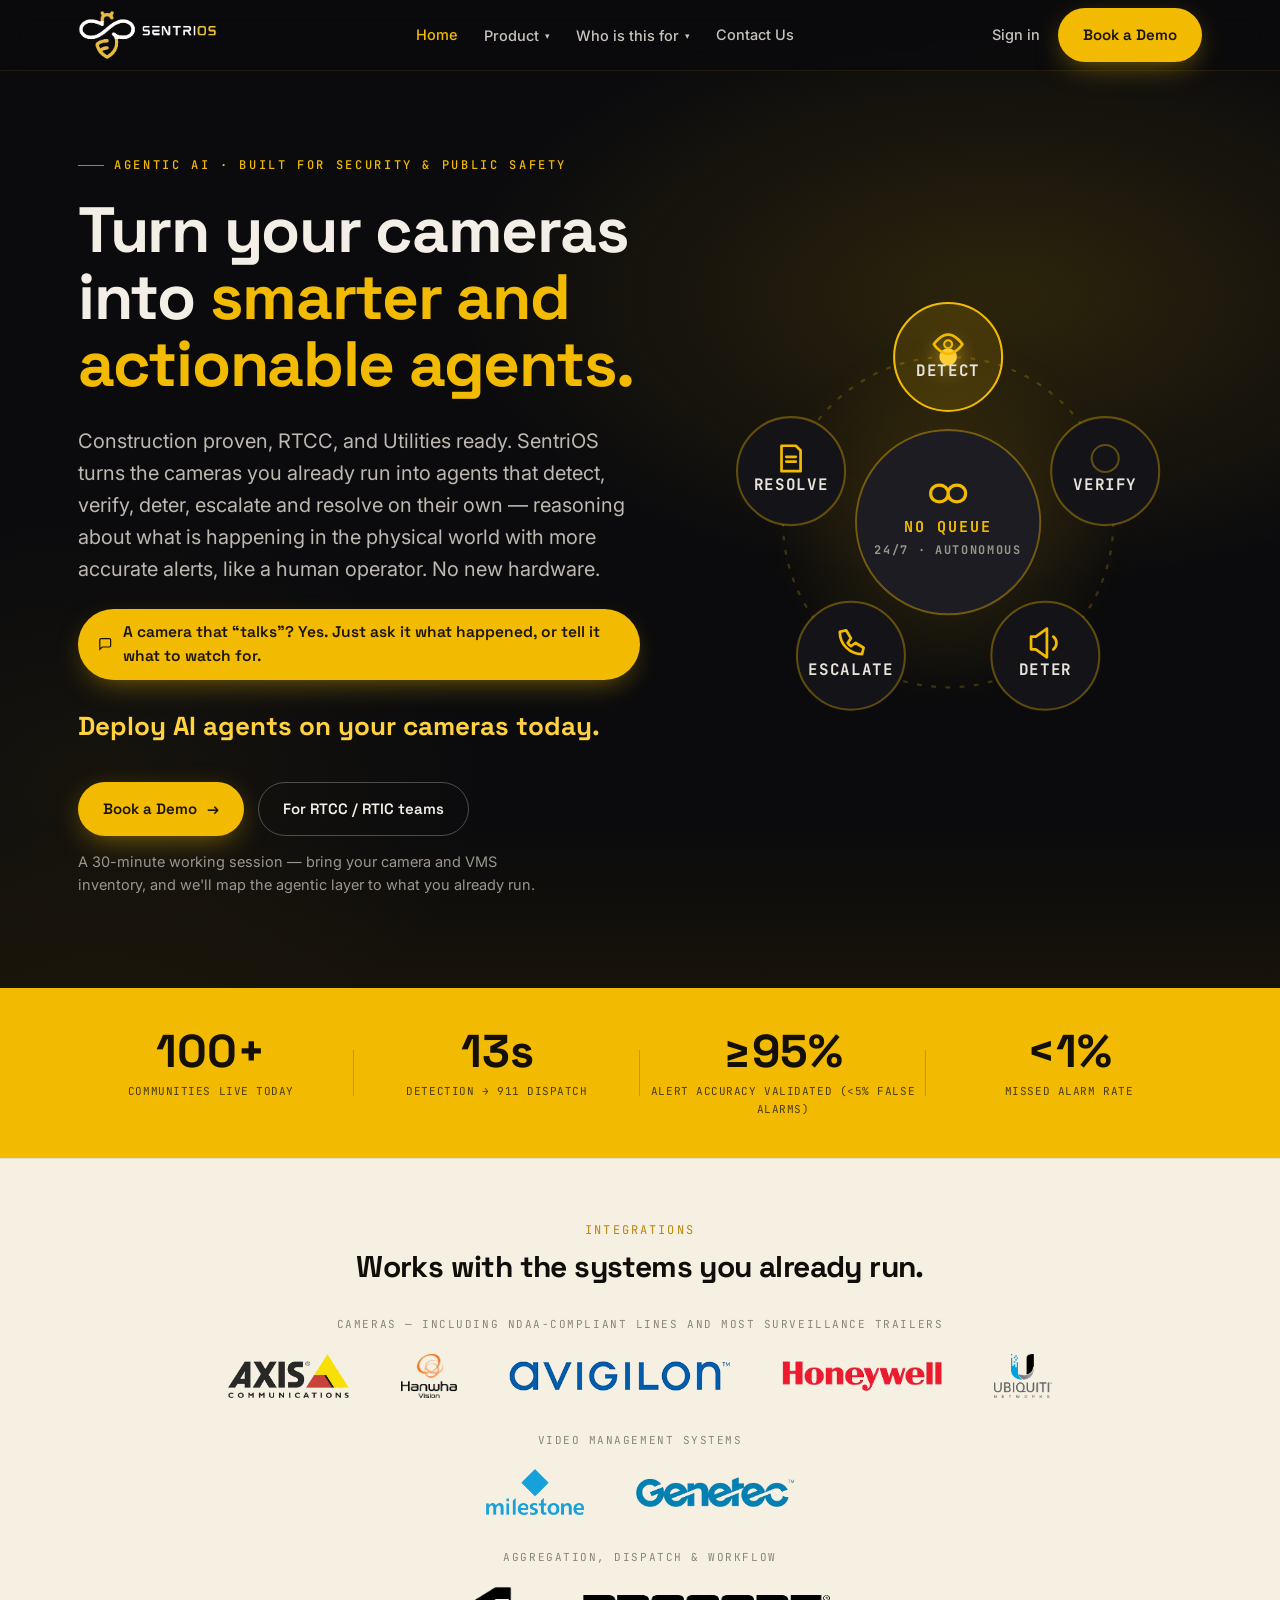
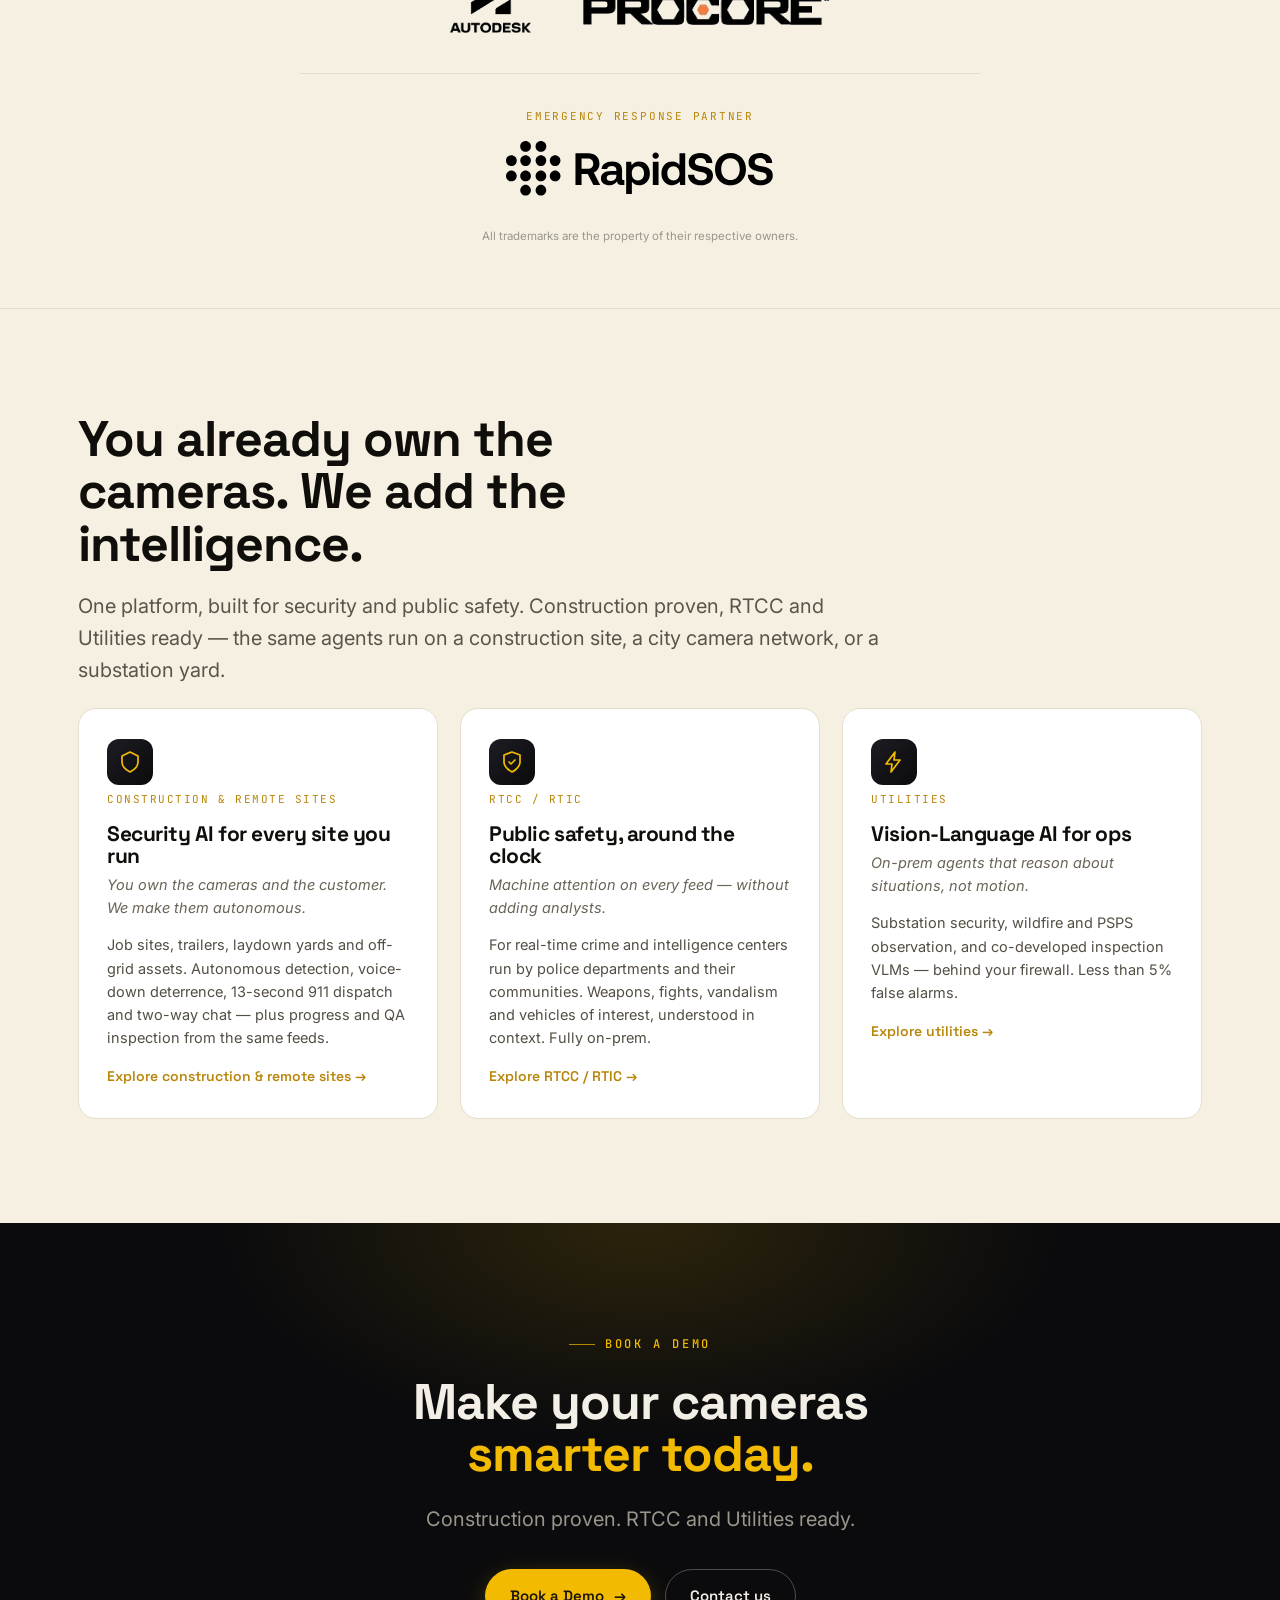
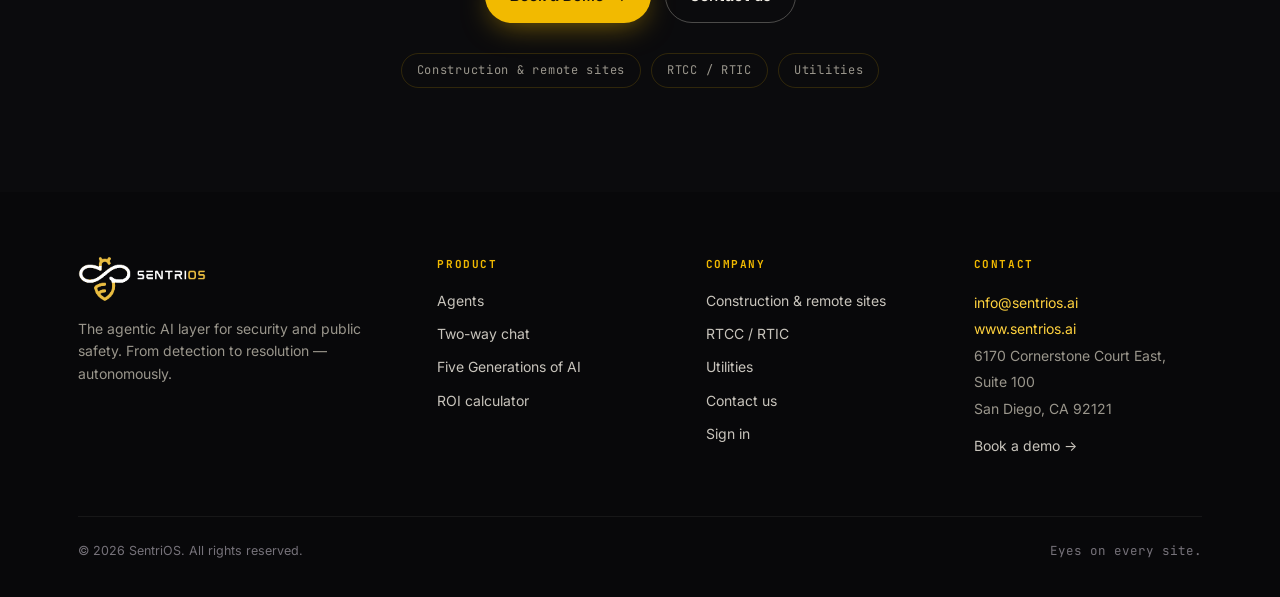
<file: index.html>
<!DOCTYPE html>
<html lang="en">
<head>
<meta charset="UTF-8" />
<meta name="viewport" content="width=device-width, initial-scale=1.0" />
<title>SentriOS — Turn your cameras into smarter and actionable agents</title>
<meta name="description" content="Construction proven, RTCC and Utilities ready. SentriOS turns the cameras you already run into agents that detect, verify, deter, escalate and resolve on their own — with more accurate alerts and reasoning you can act on." />
<meta name="theme-color" content="#F2BA00" />
<link rel="canonical" href="https://www.sentrios.ai/">
<meta property="og:type" content="website">
<meta property="og:site_name" content="SentriOS">
<meta property="og:url" content="https://www.sentrios.ai/">
<meta property="og:title" content="SentriOS — Turn your cameras into smarter and actionable agents">
<meta property="og:description" content="Construction proven, RTCC and Utilities ready. SentriOS turns the cameras you already run into agents that detect, verify, deter, escalate and resolve on their own — with more accurate alerts and reasoning you can act on.">
<meta property="og:image" content="https://www.sentrios.ai/og-image.png">
<meta name="twitter:card" content="summary_large_image">
<link rel="icon" href="favicon.ico" sizes="any">
<link rel="icon" type="image/png" sizes="32x32" href="favicon-32.png">
<link rel="icon" type="image/png" sizes="16x16" href="favicon-16.png">
<link rel="apple-touch-icon" sizes="180x180" href="apple-touch-icon.png">
<link rel="preconnect" href="https://fonts.googleapis.com"><link rel="preconnect" href="https://fonts.gstatic.com" crossorigin>
<link href="https://fonts.googleapis.com/css2?family=Space+Grotesk:wght@400;500;600;700&family=Inter:wght@400;500;600&family=JetBrains+Mono:wght@400;500;700&display=swap" rel="stylesheet">
<link rel="stylesheet" href="styles.css">
</head>
<body id="top">
<header class="nav">
  <div class="wrap nav-inner">
    <a href="index.html" class="brand" aria-label="SentriOS home"><img src="logo-light.png" alt="SentriOS"></a>
    <nav class="navlinks" id="nav">
      <a href="index.html" class="active">Home</a>
      <div class="dropdown">
        <button class="ddbtn" aria-haspopup="true">Product <span class="caret">&#9662;</span></button>
        <div class="ddmenu">
          <a href="agents.html">Agents<span class="d">The autonomous incident agent</span></a>
          <a href="five-generations.html">Five Generations of AI<span class="d">Why the 5th generation wins</span></a>
        </div>
      </div>
      <div class="dropdown">
        <button class="ddbtn" aria-haspopup="true">Who is this for <span class="caret">&#9662;</span></button>
        <div class="ddmenu">
          <a href="construction.html">Construction &amp; remote sites<span class="d">Job sites, trailers, yards, off-grid assets</span></a>
          <a href="rtcc.html">RTCC / RTIC<span class="d">Public safety &amp; real-time crime centers</span></a>
          <a href="utilities.html">Utilities<span class="d">Substations, wildfire &amp; inspection</span></a>
        </div>
      </div>
      <a href="contact.html">Contact Us</a>
      <a href="https://app.sentrios.ai" class="mob-only" target="_blank" rel="noopener">Sign in</a>
      <a href="https://calendly.com/sai-sentrios/30min" class="mob-only" target="_blank" rel="noopener">Book a Demo</a>
    </nav>
    <div class="nav-cta">
      <a href="https://app.sentrios.ai" class="signin" target="_blank" rel="noopener">Sign in</a>
      <a href="https://calendly.com/sai-sentrios/30min" class="btn btn-gold" target="_blank" rel="noopener">Book a Demo</a>
      <button class="menu-btn" id="menuBtn" aria-label="Menu" aria-expanded="false"><span></span><span></span><span></span></button>
    </div>
  </div>
</header>
<main>
<section class="hero">
  <div class="wrap">
    <div class="hero-grid">
      <div class="hero-copy reveal">
        <span class="eyebrow">Agentic AI &middot; Built for security &amp; public safety</span>
        <h1>Turn your cameras into <span class="hl">smarter and actionable agents.</span></h1>
        <p class="sub">Construction proven, RTCC, and Utilities ready. SentriOS turns the cameras you already run into agents that detect, verify, deter, escalate and resolve on their own &mdash; reasoning about what is happening in the physical world with more accurate alerts, like a human operator. No new hardware.</p>
        <div class="talks"><svg viewBox="0 0 24 24"><path d="M21 15a2 2 0 0 1-2 2H7l-4 4V5a2 2 0 0 1 2-2h14a2 2 0 0 1 2 2z"/></svg>A camera that &ldquo;talks&rdquo;? Yes. Just ask it what happened, or tell it what to watch for.</div>
        <p class="hero-deploy">Deploy AI agents on your cameras today.</p>
        <div class="hero-cta">
          <a href="https://calendly.com/sai-sentrios/30min" class="btn btn-gold" target="_blank" rel="noopener">Book a Demo <span class="arr">&rarr;</span></a>
          <a href="rtcc.html" class="btn btn-ghost">For RTCC / RTIC teams</a>
        </div>
        <p class="hero-note">A 30-minute working session &mdash; bring your camera and VMS inventory, and we'll map the agentic layer to what you already run.</p>
      </div>
      <div class="loopwrap reveal">
        <div class="glow"></div>
        <svg class="loop-svg" viewBox="0 0 320 320" role="img" aria-label="Autonomous incident loop">
          <circle class="loop-ring" cx="160" cy="160" r="104"/>
          <g class="pulse-grp"><circle class="pulse" cx="160" cy="56" r="5.5"/></g>
          <circle class="hub" cx="160" cy="160" r="58"/>
          <g transform="translate(160 142)"><path d="M0 0 C0 -7, -11 -7, -11 0 C-11 7, 0 7, 0 0 C0 -7, 11 -7, 11 0 C11 7, 0 7, 0 0 Z" fill="none" stroke="#F2BA00" stroke-width="2"/></g>
          <text class="hub-txt" x="160" y="166" style="font-size:9.5px">NO QUEUE</text>
          <text class="hub-txt" x="160" y="180" style="fill:#9A968C;font-size:7.5px">24/7 &middot; AUTONOMOUS</text>
          <g class="node"><circle cx="160" cy="56" r="34"/><g class="ico" transform="translate(160 48)"><path d="M-9 0 C-9 0 -5 -6 0 -6 C5 -6 9 0 9 0 C9 0 5 6 0 6 C-5 6 -9 0 -9 0 Z"/><circle cx="0" cy="0" r="2.5"/></g><text x="160" y="68">DETECT</text></g>
          <g class="node"><circle cx="258.9" cy="127.9" r="34"/><g class="ico" transform="translate(258.9 119.9)"><path d="M-7 0 l4 4 l7 -9"/><circle cx="0" cy="0" r="8.5"/></g><text x="258.9" y="139.9">VERIFY</text></g>
          <g class="node"><circle cx="221.2" cy="244.1" r="34"/><g class="ico" transform="translate(221.2 236.1)"><path d="M-6 -4 h-3 v8 h3 l7 5 v-18 z"/><path d="M5 -4 a5 5 0 0 1 0 8"/></g><text x="221.2" y="256.1">DETER</text></g>
          <g class="node"><circle cx="98.8" cy="244.1" r="34"/><g class="ico" transform="translate(98.8 236.1)"><path d="M-7 -7 a14 14 0 0 0 14 14 l1 -4 -5 -3 -3 2 a9 9 0 0 1 -2 -2 l2 -3 -3 -5 z"/></g><text x="98.8" y="256.1">ESCALATE</text></g>
          <g class="node"><circle cx="61.1" cy="127.9" r="34"/><g class="ico" transform="translate(61.1 119.9)"><path d="M-6 -8 h9 l3 3 v13 h-12 z"/><path d="M-3 -1 h6 M-3 2 h6"/></g><text x="61.1" y="139.9">RESOLVE</text></g>
        </svg>
      </div>
    </div>
  </div>
</section>

<section class="statband reveal">
  <div class="wrap">
    <div class="stat-row">
      <div class="sc"><div class="n">100+</div><div class="l">Communities live today</div></div>
      <div class="sc"><div class="n">13s</div><div class="l">Detection &rarr; 911 dispatch</div></div>
      <div class="sc"><div class="n">&ge;95%</div><div class="l">Alert accuracy validated (&lt;5% false alarms)</div></div>
      <div class="sc"><div class="n">&lt;1%</div><div class="l">Missed alarm rate</div></div>
    </div>
  </div>
</section>

<section class="integ2">
  <div class="wrap">
    <div class="ilab">Integrations</div>
    <h2>Works with the systems you already run.</h2>

    <div class="igroup">
      <div class="gl">Cameras &mdash; including NDAA-compliant lines and most surveillance trailers</div>
      <div class="iwall">
        <img class="tall" src="axis.png" alt="Axis Communications">
        <img class="tall" src="hanwha.png" alt="Hanwha Vision">
        <img src="avigilon.png" alt="Avigilon">
        <img src="honeywell.png" alt="Honeywell">
        <img class="tall" src="ubiquiti.png" alt="Ubiquiti">
      </div>
    </div>

    <div class="igroup">
      <div class="gl">Video management systems</div>
      <div class="iwall">
        <img class="stk" src="milestone.png" alt="Milestone">
        <img src="genetec.png" alt="Genetec">
      </div>
    </div>

    <div class="igroup">
      <div class="gl">Aggregation, dispatch &amp; workflow</div>
      <div class="iwall">
        <img class="stk" src="autodesk.png" alt="Autodesk">
        <img src="procore.png" alt="Procore">
      </div>
    </div>

    <div class="idivider"></div>

    <div class="rsos reveal">
      <div class="rsos-label">Emergency Response Partner</div>
      <img src="rapidsos.svg" alt="RapidSOS">
    </div>

    <p class="tm-note">All trademarks are the property of their respective owners.</p>
  </div>
</section>

<section class="band light" id="audiences">
  <div class="wrap">
    <div class="reveal">
      <h2 class="h-sec">You already own the cameras. We add the intelligence.</h2>
      <p class="lead">One platform, built for security and public safety. Construction proven, RTCC and Utilities ready &mdash; the same agents run on a construction site, a city camera network, or a substation yard.</p>
    </div>
    <div class="aud-grid">
      <a class="aud reveal" href="construction.html">
        <div class="ic"><svg viewBox="0 0 24 24"><path d="M12 2l8 4v6c0 5-4 8-8 10-4-2-8-5-8-10V6z"/></svg></div>
        <span class="tag">Construction &amp; remote sites</span>
        <h3>Security AI for every site you run</h3>
        <p class="pitch">You own the cameras and the customer. We make them autonomous.</p>
        <p>Job sites, trailers, laydown yards and off-grid assets. Autonomous detection, voice-down deterrence, 13-second 911 dispatch and two-way chat &mdash; plus progress and QA inspection from the same feeds.</p>
        <span class="more">Explore construction &amp; remote sites &rarr;</span>
      </a>
      <a class="aud reveal" href="rtcc.html">
        <div class="ic"><svg viewBox="0 0 24 24"><path d="M12 22s8-4 8-10V5l-8-3-8 3v7c0 6 8 10 8 10z"/><path d="M9 12l2 2 4-4"/></svg></div>
        <span class="tag">RTCC / RTIC</span>
        <h3>Public safety, around the clock</h3>
        <p class="pitch">Machine attention on every feed &mdash; without adding analysts.</p>
        <p>For real-time crime and intelligence centers run by police departments and their communities. Weapons, fights, vandalism and vehicles of interest, understood in context. Fully on-prem.</p>
        <span class="more">Explore RTCC / RTIC &rarr;</span>
      </a>
      <a class="aud reveal" href="utilities.html">
        <div class="ic"><svg viewBox="0 0 24 24"><path d="M13 2L4 14h6l-1 8 9-12h-6z"/></svg></div>
        <span class="tag">Utilities</span>
        <h3>Vision-Language AI for ops</h3>
        <p class="pitch">On-prem agents that reason about situations, not motion.</p>
        <p>Substation security, wildfire and PSPS observation, and co-developed inspection VLMs &mdash; behind your firewall. Less than 5% false alarms.</p>
        <span class="more">Explore utilities &rarr;</span>
      </a>
    </div>
  </div>
</section>

<section class="band cta" id="demo">
  <div class="wrap">
    <span class="eyebrow" style="justify-content:center">Book a demo</span>
    <h2>Make your cameras <span class="hl">smarter today.</span></h2>
    <p class="lead">Construction proven. RTCC and Utilities ready.</p>
    <div class="cta-row">
      <a href="https://calendly.com/sai-sentrios/30min" class="btn btn-gold" target="_blank" rel="noopener">Book a Demo <span class="arr">&rarr;</span></a>
      <a href="contact.html" class="btn btn-ghost">Contact us</a>
    </div>
    <div class="cta-tags"><span>Construction &amp; remote sites</span><span>RTCC / RTIC</span><span>Utilities</span></div>
  </div>
</section></main>
<footer>
  <div class="wrap">
    <div class="foot-grid">
      <div class="foot-brand">
        <a href="index.html" class="brand" aria-label="SentriOS home"><img src="logo-light.png" alt="SentriOS"></a>
        <p>The agentic AI layer for security and public safety. From detection to resolution — autonomously.</p>
      </div>
      <div><h5>Product</h5><a class="flink" href="agents.html">Agents</a><a class="flink" href="agents.html#sms">Two-way chat</a><a class="flink" href="five-generations.html">Five Generations of AI</a><a class="flink" href="construction.html#roi">ROI calculator</a></div>
      <div><h5>Company</h5><a class="flink" href="construction.html">Construction &amp; remote sites</a><a class="flink" href="rtcc.html">RTCC / RTIC</a><a class="flink" href="utilities.html">Utilities</a><a class="flink" href="contact.html">Contact us</a><a class="flink" href="https://app.sentrios.ai" target="_blank" rel="noopener">Sign in</a></div>
      <div><h5>Contact</h5><address><a href="mailto:info@sentrios.ai">info@sentrios.ai</a><br><a href="https://www.sentrios.ai">www.sentrios.ai</a><br>6170 Cornerstone Court East, Suite 100<br>San Diego, CA 92121</address><a class="flink" style="margin-top:12px" href="https://calendly.com/sai-sentrios/30min" target="_blank" rel="noopener">Book a demo &rarr;</a></div>
    </div>
    <div class="foot-bottom"><span>&copy; <span id="yr"></span> SentriOS. All rights reserved.</span><span class="mono">Eyes on every site.</span></div>
  </div>
</footer>
<script src="app.js"></script>
</body>
</html>
</file>
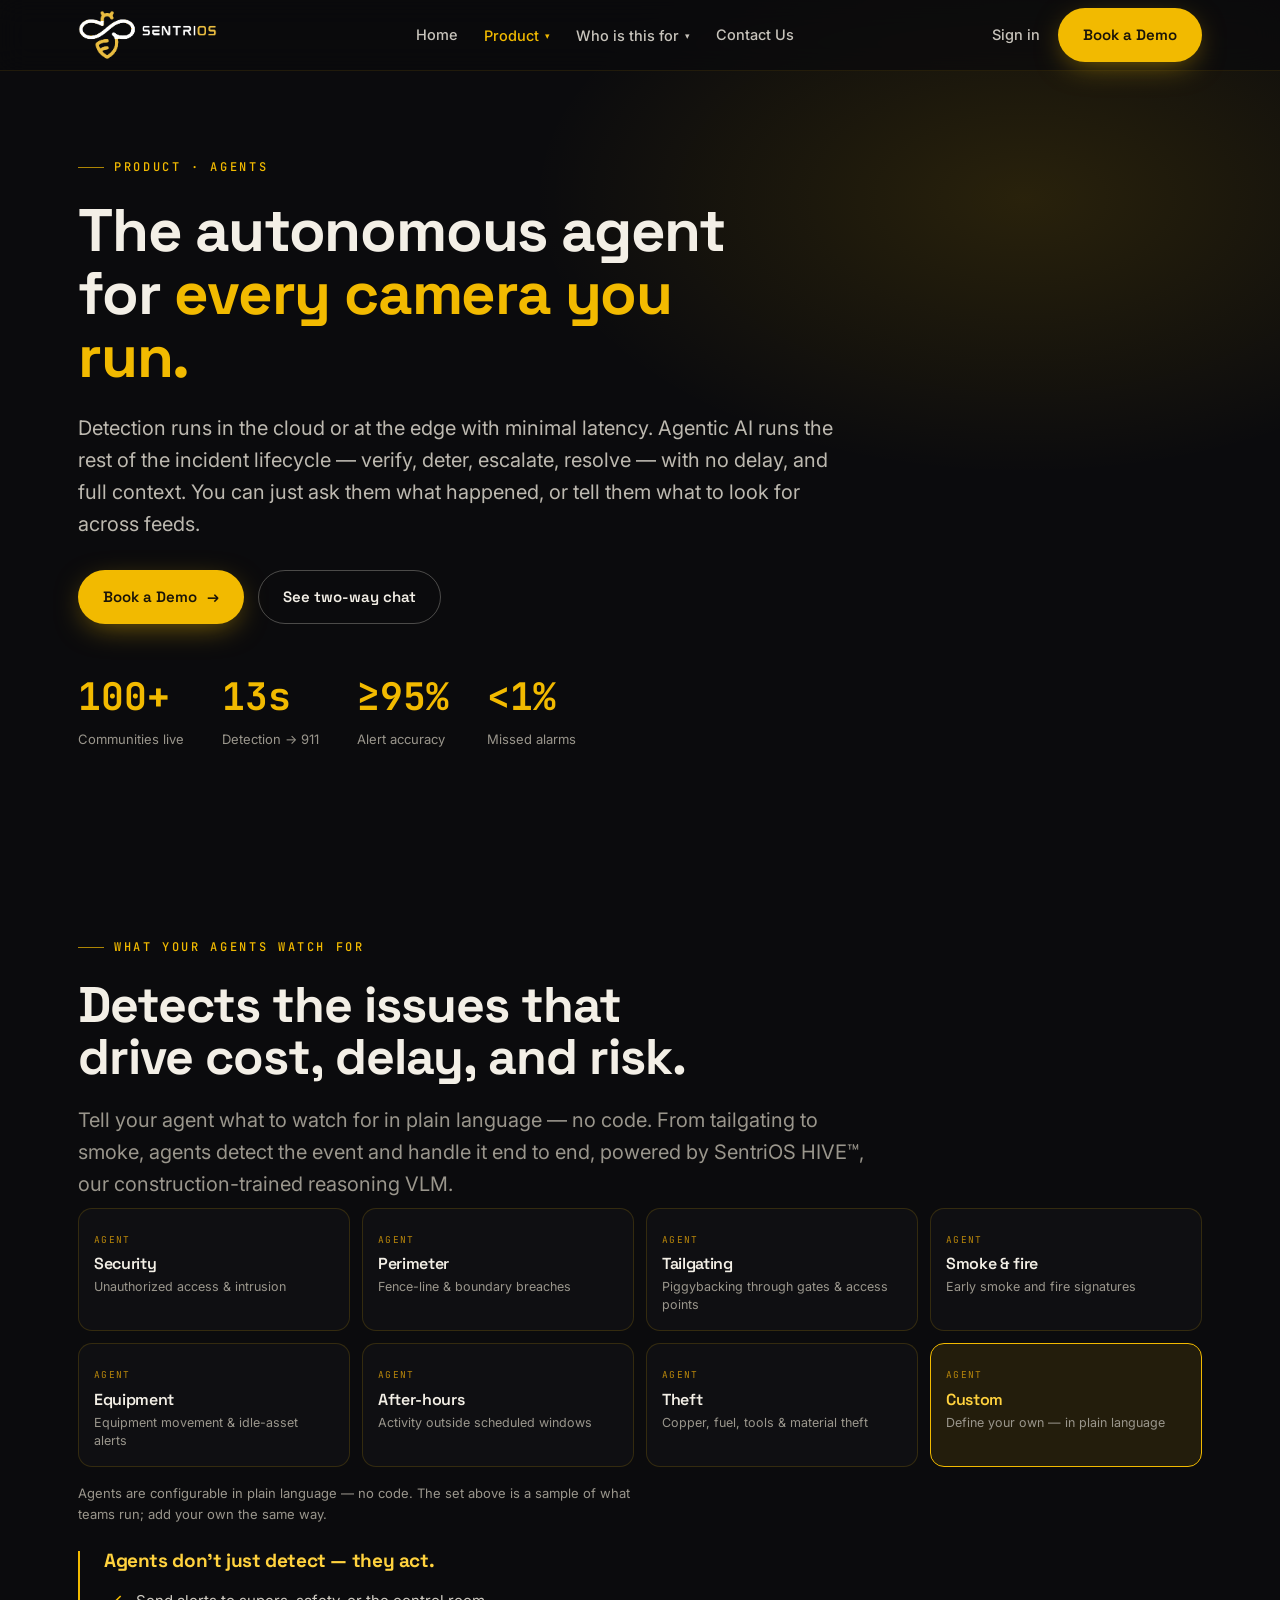
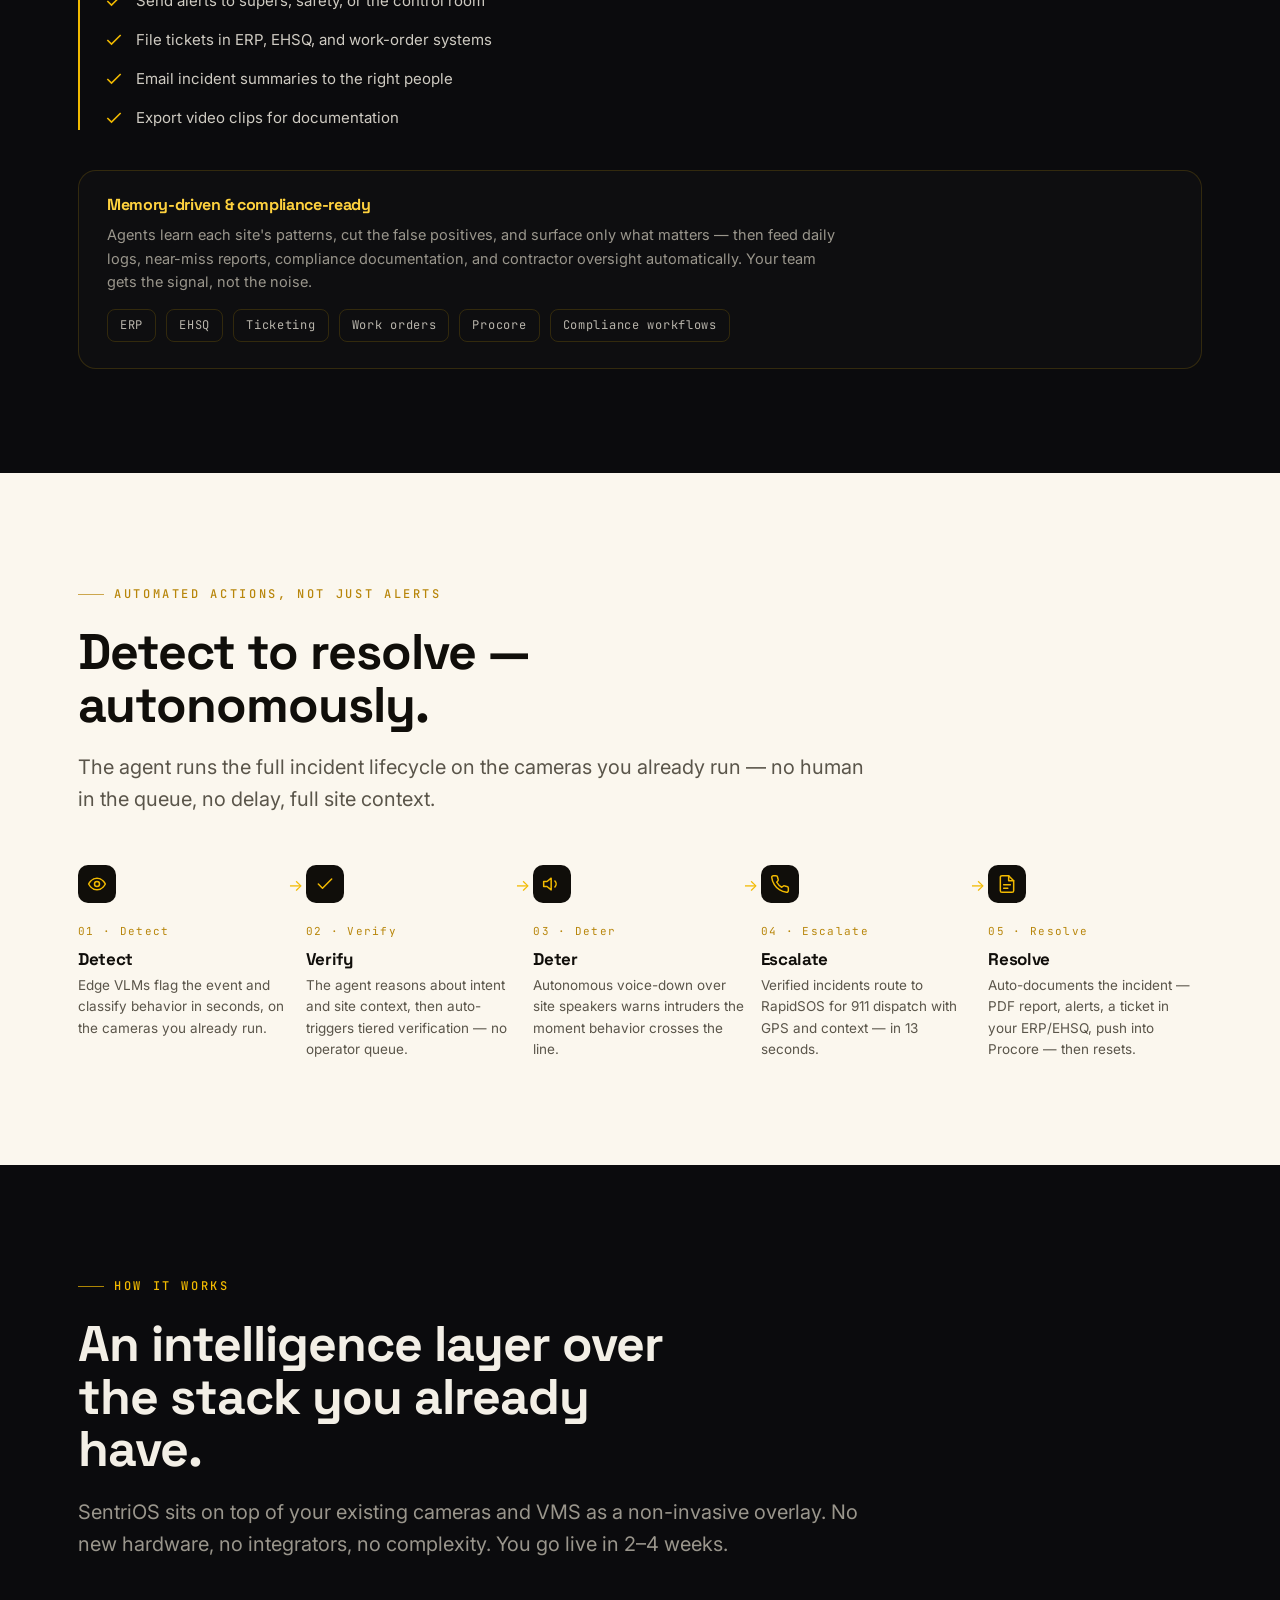
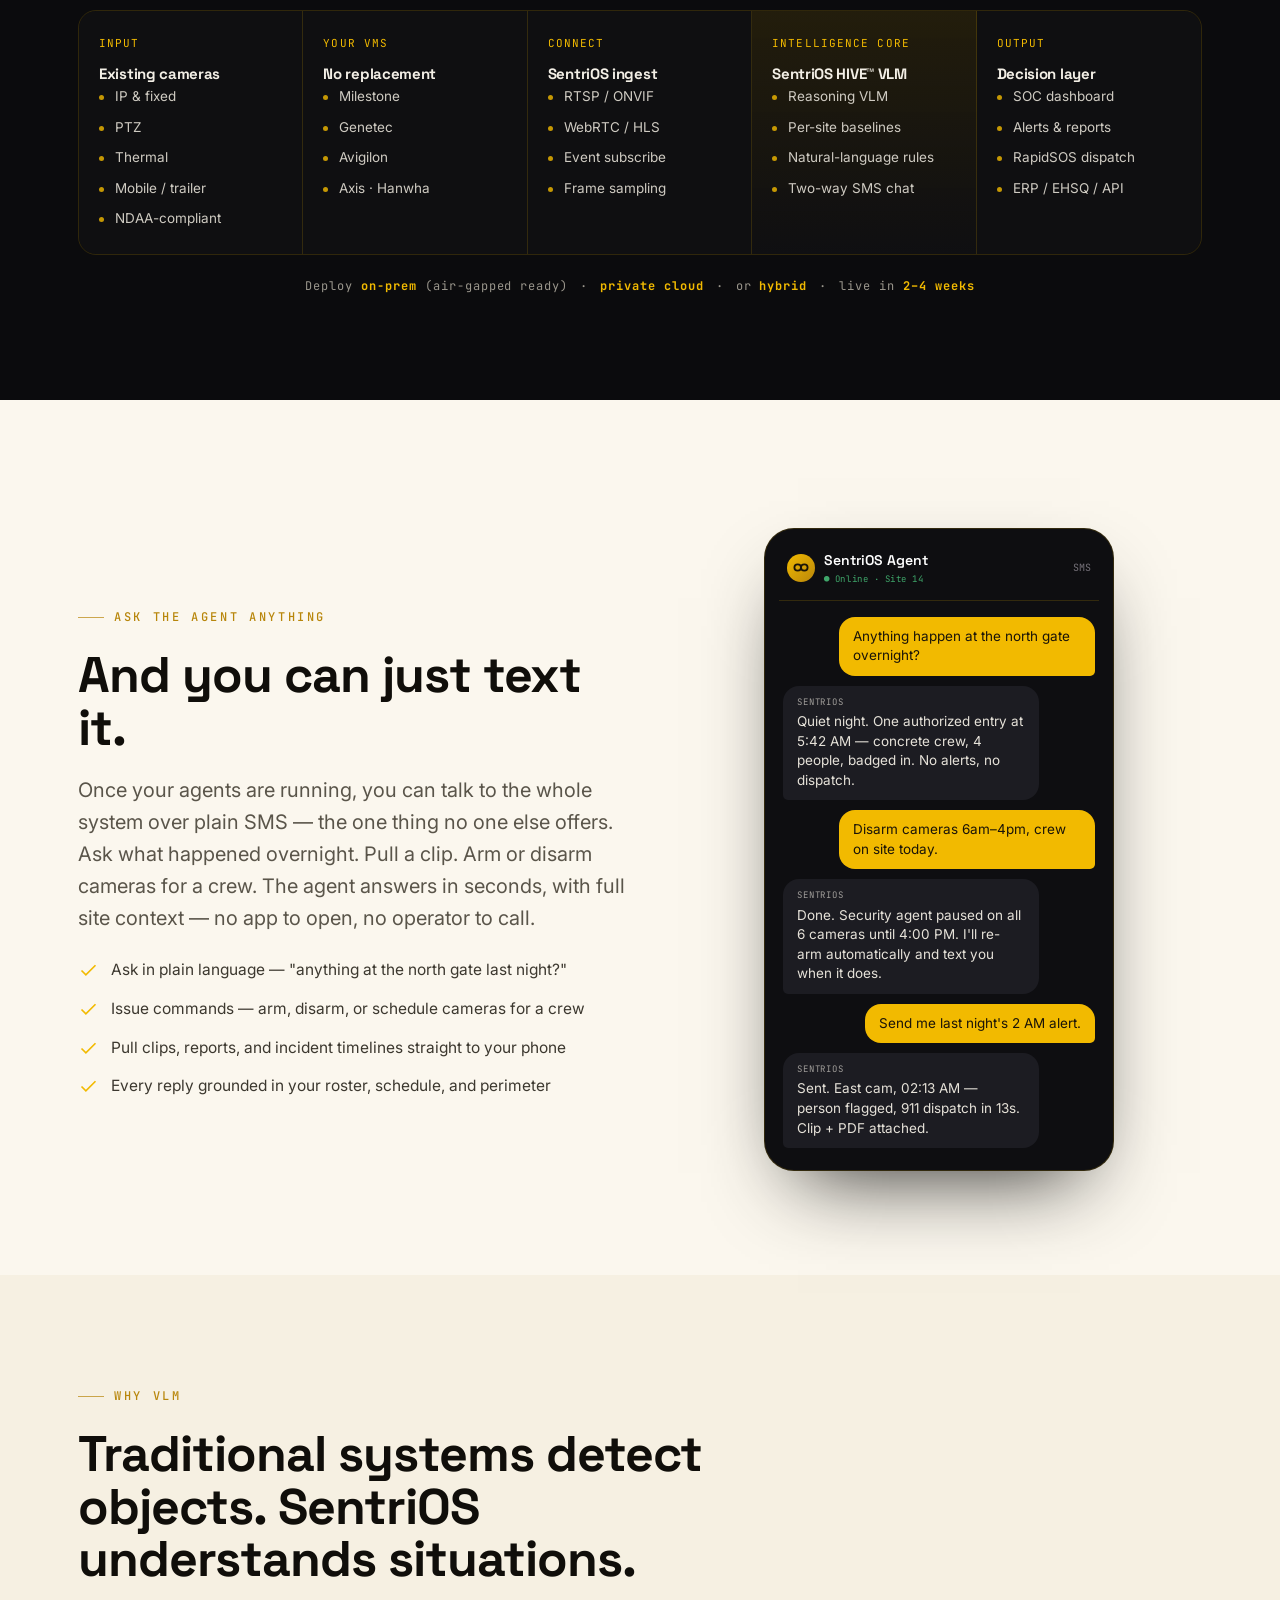
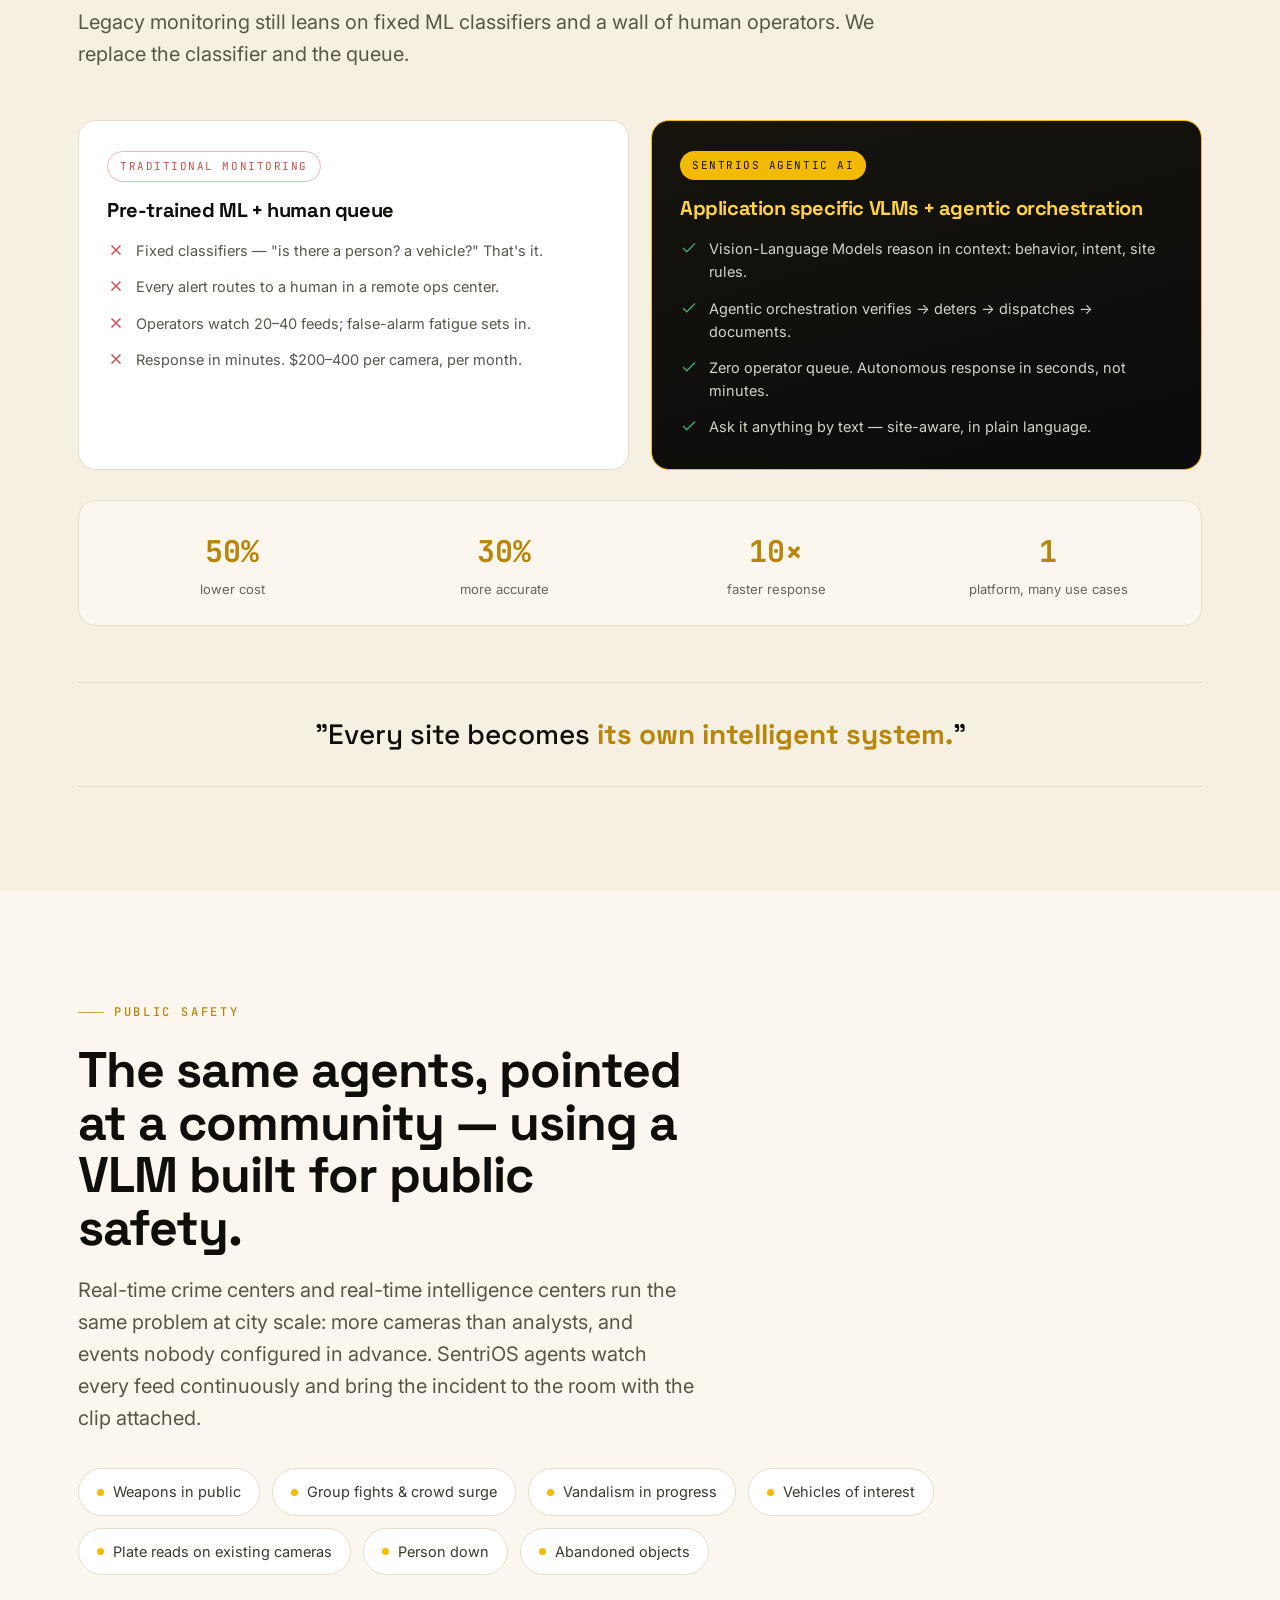
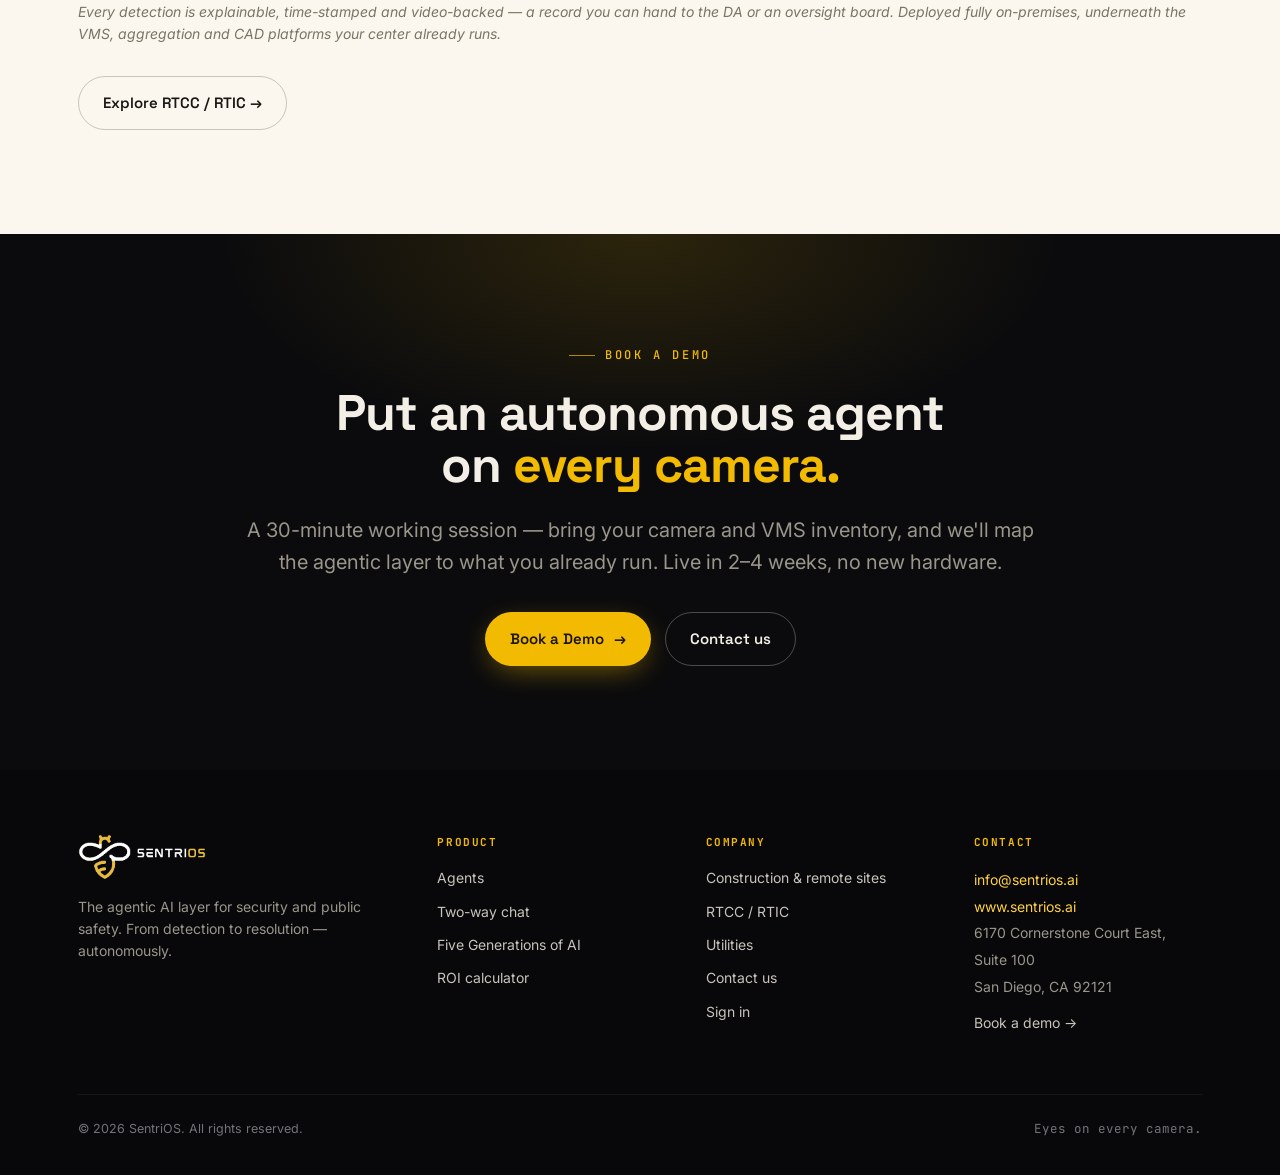
<file: agents.html>
<!DOCTYPE html>
<html lang="en">
<head>
<meta charset="UTF-8" />
<meta name="viewport" content="width=device-width, initial-scale=1.0" />
<title>SentriOS Agents — The autonomous incident agent</title>
<meta name="description" content="SentriOS agents detect, verify, deter, escalate, and resolve incidents autonomously on the cameras you already run — and you can talk to them over plain SMS." />
<meta name="theme-color" content="#F2BA00" />
<link rel="canonical" href="https://www.sentrios.ai/agents.html">
<meta property="og:type" content="website">
<meta property="og:site_name" content="SentriOS">
<meta property="og:url" content="https://www.sentrios.ai/agents.html">
<meta property="og:title" content="SentriOS Agents — The autonomous incident agent">
<meta property="og:description" content="SentriOS agents detect, verify, deter, escalate, and resolve incidents autonomously on the cameras you already run — and you can talk to them over plain SMS.">
<meta property="og:image" content="https://www.sentrios.ai/og-image.png">
<meta name="twitter:card" content="summary_large_image">
<link rel="icon" href="favicon.ico" sizes="any">
<link rel="icon" type="image/png" sizes="32x32" href="favicon-32.png">
<link rel="icon" type="image/png" sizes="16x16" href="favicon-16.png">
<link rel="apple-touch-icon" sizes="180x180" href="apple-touch-icon.png">
<link rel="preconnect" href="https://fonts.googleapis.com"><link rel="preconnect" href="https://fonts.gstatic.com" crossorigin>
<link href="https://fonts.googleapis.com/css2?family=Space+Grotesk:wght@400;500;600;700&family=Inter:wght@400;500;600&family=JetBrains+Mono:wght@400;500;700&display=swap" rel="stylesheet">
<link rel="stylesheet" href="styles.css">
</head>
<body id="top">
<header class="nav">
  <div class="wrap nav-inner">
    <a href="index.html" class="brand" aria-label="SentriOS home"><img src="logo-light.png" alt="SentriOS"></a>
    <nav class="navlinks" id="nav">
      <a href="index.html">Home</a>
      <div class="dropdown">
        <button class="ddbtn active" aria-haspopup="true">Product <span class="caret">&#9662;</span></button>
        <div class="ddmenu">
          <a href="agents.html">Agents<span class="d">The autonomous incident agent</span></a>
          <a href="five-generations.html">Five Generations of AI<span class="d">Why the 5th generation wins</span></a>
        </div>
      </div>
      <div class="dropdown">
        <button class="ddbtn" aria-haspopup="true">Who is this for <span class="caret">&#9662;</span></button>
        <div class="ddmenu">
          <a href="construction.html">Construction &amp; remote sites<span class="d">Job sites, trailers, yards, off-grid assets</span></a>
          <a href="rtcc.html">RTCC / RTIC<span class="d">Public safety &amp; real-time crime centers</span></a>
          <a href="utilities.html">Utilities<span class="d">Substations, wildfire &amp; inspection</span></a>
        </div>
      </div>
      <a href="contact.html">Contact Us</a>
      <a href="https://app.sentrios.ai" class="mob-only" target="_blank" rel="noopener">Sign in</a>
      <a href="https://calendly.com/sai-sentrios/30min" class="mob-only" target="_blank" rel="noopener">Book a Demo</a>
    </nav>
    <div class="nav-cta">
      <a href="https://app.sentrios.ai" class="signin" target="_blank" rel="noopener">Sign in</a>
      <a href="https://calendly.com/sai-sentrios/30min" class="btn btn-gold" target="_blank" rel="noopener">Book a Demo</a>
      <button class="menu-btn" id="menuBtn" aria-label="Menu" aria-expanded="false"><span></span><span></span><span></span></button>
    </div>
  </div>
</header>
<main>
<section class="ihero">
  <div class="wrap">
    <div class="reveal">
      <span class="eyebrow">Product &middot; Agents</span>
      <h1>The autonomous agent for <span class="hl">every camera you run.</span></h1>
      <p class="sub">Detection runs in the cloud or at the edge with minimal latency. Agentic AI runs the rest of the incident lifecycle &mdash; verify, deter, escalate, resolve &mdash; with no delay, and full context. You can just ask them what happened, or tell them what to look for across feeds.</p>
      <div class="ihero-cta">
        <a href="https://calendly.com/sai-sentrios/30min" class="btn btn-gold" target="_blank" rel="noopener">Book a Demo <span class="arr">&rarr;</span></a>
        <a href="#sms" class="btn btn-ghost">See two-way chat</a>
      </div>
      <div class="ihero-stats">
        <div class="s"><div class="v">100+</div><div class="l">Communities live</div></div>
        <div class="s"><div class="v">13s</div><div class="l">Detection &rarr; 911</div></div>
        <div class="s"><div class="v">&ge;95%</div><div class="l">Alert accuracy</div></div>
        <div class="s"><div class="v">&lt;1%</div><div class="l">Missed alarms</div></div>
      </div>
    </div>
  </div>
</section>

<section class="band" id="detect">
  <div class="wrap">
    <div class="reveal">
      <span class="eyebrow">What your agents watch for</span>
      <h2 class="h-sec">Detects the issues that drive cost, delay, and risk.</h2>
      <p class="lead">Tell your agent what to watch for in plain language &mdash; no code. From tailgating to smoke, agents detect the event and handle it end to end, powered by SentriOS HIVE&trade;, our construction-trained reasoning VLM.</p>
    </div>
    <div class="agent-grid">
      <div class="agent-tile reveal"><span class="ak">Agent</span><h4>Security</h4><p>Unauthorized access &amp; intrusion</p></div>
      <div class="agent-tile reveal"><span class="ak">Agent</span><h4>Perimeter</h4><p>Fence-line &amp; boundary breaches</p></div>
      <div class="agent-tile reveal"><span class="ak">Agent</span><h4>Tailgating</h4><p>Piggybacking through gates &amp; access points</p></div>
      <div class="agent-tile reveal"><span class="ak">Agent</span><h4>Smoke &amp; fire</h4><p>Early smoke and fire signatures</p></div>
      <div class="agent-tile reveal"><span class="ak">Agent</span><h4>Equipment</h4><p>Equipment movement &amp; idle-asset alerts</p></div>
      <div class="agent-tile reveal"><span class="ak">Agent</span><h4>After-hours</h4><p>Activity outside scheduled windows</p></div>
      <div class="agent-tile reveal"><span class="ak">Agent</span><h4>Theft</h4><p>Copper, fuel, tools &amp; material theft</p></div>
      <div class="agent-tile reveal agent-tile-cta"><span class="ak">Agent</span><h4>Custom</h4><p>Define your own &mdash; in plain language</p></div>
    </div>
    <p class="agent-note">Agents are configurable in plain language &mdash; no code. The set above is a sample of what teams run; add your own the same way.</p>
    <div class="act act-wide reveal">
      <h3>Agents don't just detect &mdash; they act.</h3>
      <ul>
        <li><svg viewBox="0 0 24 24"><path d="M20 6L9 17l-5-5"/></svg>Send alerts to supers, safety, or the control room</li>
        <li><svg viewBox="0 0 24 24"><path d="M20 6L9 17l-5-5"/></svg>File tickets in ERP, EHSQ, and work-order systems</li>
        <li><svg viewBox="0 0 24 24"><path d="M20 6L9 17l-5-5"/></svg>Email incident summaries to the right people</li>
        <li><svg viewBox="0 0 24 24"><path d="M20 6L9 17l-5-5"/></svg>Export video clips for documentation</li>
      </ul>
    </div>
    <div class="compliance reveal">
      <h4>Memory-driven &amp; compliance-ready</h4>
      <p>Agents learn each site's patterns, cut the false positives, and surface only what matters &mdash; then feed daily logs, near-miss reports, compliance documentation, and contractor oversight automatically. Your team gets the signal, not the noise.</p>
      <div class="ints"><span>ERP</span><span>EHSQ</span><span>Ticketing</span><span>Work orders</span><span>Procore</span><span>Compliance workflows</span></div>
    </div>
  </div>
</section>

<section class="band paper" id="lifecycle">
  <div class="wrap">
    <div class="reveal">
      <span class="eyebrow">Automated actions, not just alerts</span>
      <h2 class="h-sec">Detect to resolve &mdash; autonomously.</h2>
      <p class="lead">The agent runs the full incident lifecycle on the cameras you already run &mdash; no human in the queue, no delay, full site context.</p>
    </div>
    <div class="life-row">
      <div class="life reveal"><div class="dot"><svg viewBox="0 0 24 24"><path d="M2 12s3.5-7 10-7 10 7 10 7-3.5 7-10 7-10-7-10-7z"/><circle cx="12" cy="12" r="3"/></svg></div><span class="step">01 &middot; Detect</span><h4>Detect</h4><p>Edge VLMs flag the event and classify behavior in seconds, on the cameras you already run.</p></div>
      <div class="life reveal"><div class="dot"><svg viewBox="0 0 24 24"><path d="M20 6L9 17l-5-5"/></svg></div><span class="step">02 &middot; Verify</span><h4>Verify</h4><p>The agent reasons about intent and site context, then auto-triggers tiered verification &mdash; no operator queue.</p></div>
      <div class="life reveal"><div class="dot"><svg viewBox="0 0 24 24"><path d="M11 5L6 9H2v6h4l5 4z"/><path d="M15.5 8.5a5 5 0 0 1 0 7"/></svg></div><span class="step">03 &middot; Deter</span><h4>Deter</h4><p>Autonomous voice-down over site speakers warns intruders the moment behavior crosses the line.</p></div>
      <div class="life reveal"><div class="dot"><svg viewBox="0 0 24 24"><path d="M22 16.9v3a2 2 0 0 1-2.2 2 19.8 19.8 0 0 1-8.6-3.1 19.5 19.5 0 0 1-6-6A19.8 19.8 0 0 1 2.1 4.2 2 2 0 0 1 4.1 2h3a2 2 0 0 1 2 1.7c.1.9.3 1.8.7 2.6a2 2 0 0 1-.5 2.1L8.1 9.9a16 16 0 0 0 6 6l1.5-1.2a2 2 0 0 1 2.1-.5c.8.4 1.7.6 2.6.7a2 2 0 0 1 1.7 2z"/></svg></div><span class="step">04 &middot; Escalate</span><h4>Escalate</h4><p>Verified incidents route to RapidSOS for 911 dispatch with GPS and context &mdash; in 13 seconds.</p></div>
      <div class="life reveal"><div class="dot"><svg viewBox="0 0 24 24"><path d="M14 2H6a2 2 0 0 0-2 2v16a2 2 0 0 0 2 2h12a2 2 0 0 0 2-2V8z"/><path d="M14 2v6h6M8 13h8M8 17h5"/></svg></div><span class="step">05 &middot; Resolve</span><h4>Resolve</h4><p>Auto-documents the incident &mdash; PDF report, alerts, a ticket in your ERP/EHSQ, push into Procore &mdash; then resets.</p></div>
    </div>
  </div>
</section>

<section class="band" id="how">
  <div class="wrap">
    <div class="reveal">
      <span class="eyebrow">How it works</span>
      <h2 class="h-sec">An intelligence layer over the stack you already have.</h2>
      <p class="lead">SentriOS sits on top of your existing cameras and VMS as a non-invasive overlay. No new hardware, no integrators, no complexity. You go live in 2&ndash;4 weeks.</p>
    </div>
    <div class="arch">
      <div class="col reveal"><div class="ctitle">Input</div><h4>Existing cameras</h4><ul><li>IP &amp; fixed</li><li>PTZ</li><li>Thermal</li><li>Mobile / trailer</li><li>NDAA-compliant</li></ul></div>
      <div class="col reveal"><div class="ctitle">Your VMS</div><h4>No replacement</h4><ul><li>Milestone</li><li>Genetec</li><li>Avigilon</li><li>Axis &middot; Hanwha</li></ul></div>
      <div class="col reveal"><div class="ctitle">Connect</div><h4>SentriOS ingest</h4><ul><li>RTSP / ONVIF</li><li>WebRTC / HLS</li><li>Event subscribe</li><li>Frame sampling</li></ul></div>
      <div class="col core reveal"><div class="ctitle">Intelligence core</div><h4>SentriOS HIVE&trade; VLM</h4><ul><li>Reasoning VLM</li><li>Per-site baselines</li><li>Natural-language rules</li><li>Two-way SMS chat</li></ul></div>
      <div class="col reveal"><div class="ctitle">Output</div><h4>Decision layer</h4><ul><li>SOC dashboard</li><li>Alerts &amp; reports</li><li>RapidSOS dispatch</li><li>ERP / EHSQ / API</li></ul></div>
    </div>
    <div class="noninvasive reveal"><span>Deploy <b>on-prem</b> (air-gapped ready)</span><span>&middot;</span><span><b>private cloud</b></span><span>&middot;</span><span>or <b>hybrid</b></span><span>&middot;</span><span>live in <b>2&ndash;4 weeks</b></span></div>
  </div>
</section>








<section class="band paper" id="sms">
  <div class="wrap">
    <div class="sms-grid">
      <div class="sms-copy reveal">
        <span class="eyebrow">Ask the agent anything</span>
        <h2 class="h-sec">And you can just text it.</h2>
        <p class="lead">Once your agents are running, you can talk to the whole system over plain SMS &mdash; the one thing no one else offers. Ask what happened overnight. Pull a clip. Arm or disarm cameras for a crew. The agent answers in seconds, with full site context &mdash; no app to open, no operator to call.</p>
        <ul class="sms-points">
          <li><svg viewBox="0 0 24 24"><path d="M20 6L9 17l-5-5"/></svg>Ask in plain language &mdash; "anything at the north gate last night?"</li>
          <li><svg viewBox="0 0 24 24"><path d="M20 6L9 17l-5-5"/></svg>Issue commands &mdash; arm, disarm, or schedule cameras for a crew</li>
          <li><svg viewBox="0 0 24 24"><path d="M20 6L9 17l-5-5"/></svg>Pull clips, reports, and incident timelines straight to your phone</li>
          <li><svg viewBox="0 0 24 24"><path d="M20 6L9 17l-5-5"/></svg>Every reply grounded in your roster, schedule, and perimeter</li>
        </ul>
      </div>
      <div class="reveal"><div class="phone">
          <div class="pbar">
            <div class="who"><span class="av"><svg viewBox="0 0 60 42"><path d="M30 21 C30 7, 8 7, 8 21 C8 35, 30 35, 30 21 C30 7, 52 7, 52 21 C52 35, 30 35, 30 21 Z" fill="none" stroke="#1A1408" stroke-width="6"/></svg></span><span>SentriOS Agent<small>&#9679; Online &middot; Site 14</small></span></div>
            <span class="sig">SMS</span>
          </div>
          <div class="thread">
            <div class="bub out">Anything happen at the north gate overnight?</div>
            <div class="bub in"><span class="lbl">SentriOS</span>Quiet night. One authorized entry at 5:42 AM &mdash; concrete crew, 4 people, badged in. No alerts, no dispatch.</div>
            <div class="bub out">Disarm cameras 6am&ndash;4pm, crew on site today.</div>
            <div class="bub in"><span class="lbl">SentriOS</span>Done. Security agent paused on all 6 cameras until 4:00 PM. I'll re-arm automatically and text you when it does.</div>
            <div class="bub out">Send me last night's 2 AM alert.</div>
            <div class="bub in"><span class="lbl">SentriOS</span>Sent. East cam, 02:13 AM &mdash; person flagged, 911 dispatch in 13s. Clip + PDF attached.</div>
          </div>
        </div></div>
    </div>
  </div>
</section>

<section class="band light" id="why">
  <div class="wrap">
    <div class="reveal">
      <span class="eyebrow">Why VLM</span>
      <h2 class="h-sec">Traditional systems detect objects. SentriOS understands situations.</h2>
      <p class="lead">Legacy monitoring still leans on fixed ML classifiers and a wall of human operators. We replace the classifier and the queue.</p>
    </div>
    <div class="vs">
      <div class="vs-card vs-old reveal">
        <span class="label">Traditional monitoring</span><h3>Pre-trained ML + human queue</h3>
        <ul>
          <li><svg class="ti" viewBox="0 0 24 24" fill="none" stroke="currentColor" stroke-width="2"><path d="M18 6L6 18M6 6l12 12"/></svg>Fixed classifiers &mdash; "is there a person? a vehicle?" That's it.</li>
          <li><svg class="ti" viewBox="0 0 24 24" fill="none" stroke="currentColor" stroke-width="2"><path d="M18 6L6 18M6 6l12 12"/></svg>Every alert routes to a human in a remote ops center.</li>
          <li><svg class="ti" viewBox="0 0 24 24" fill="none" stroke="currentColor" stroke-width="2"><path d="M18 6L6 18M6 6l12 12"/></svg>Operators watch 20&ndash;40 feeds; false-alarm fatigue sets in.</li>
          <li><svg class="ti" viewBox="0 0 24 24" fill="none" stroke="currentColor" stroke-width="2"><path d="M18 6L6 18M6 6l12 12"/></svg>Response in minutes. $200&ndash;400 per camera, per month.</li>
        </ul>
      </div>
      <div class="vs-card vs-new reveal">
        <span class="label">SentriOS agentic AI</span><h3>Application specific VLMs + agentic orchestration</h3>
        <ul>
          <li><svg class="ti" viewBox="0 0 24 24" fill="none" stroke="currentColor" stroke-width="2"><path d="M20 6L9 17l-5-5"/></svg>Vision-Language Models reason in context: behavior, intent, site rules.</li>
          <li><svg class="ti" viewBox="0 0 24 24" fill="none" stroke="currentColor" stroke-width="2"><path d="M20 6L9 17l-5-5"/></svg>Agentic orchestration verifies &rarr; deters &rarr; dispatches &rarr; documents.</li>
          <li><svg class="ti" viewBox="0 0 24 24" fill="none" stroke="currentColor" stroke-width="2"><path d="M20 6L9 17l-5-5"/></svg>Zero operator queue. Autonomous response in seconds, not minutes.</li>
          <li><svg class="ti" viewBox="0 0 24 24" fill="none" stroke="currentColor" stroke-width="2"><path d="M20 6L9 17l-5-5"/></svg>Ask it anything by text &mdash; site-aware, in plain language.</li>
        </ul>
      </div>
    </div>
    <div class="vs-stats reveal">
      <div class="s"><div class="v">50%</div><div class="l">lower cost</div></div>
      <div class="s"><div class="v">30%</div><div class="l">more accurate</div></div>
      <div class="s"><div class="v">10&times;</div><div class="l">faster response</div></div>
      <div class="s"><div class="v">1</div><div class="l">platform, many use cases</div></div>
    </div>
    <p class="pullquote reveal">"Every site becomes <b>its own intelligent system.</b>"</p>
  </div>
</section>


<section class="band paper" id="publicsafety">
  <div class="wrap">
    <div class="reveal" style="max-width:62ch">
      <span class="eyebrow">Public safety</span>
      <h2 class="h-sec">The same agents, pointed at a community &mdash; using a VLM built for public safety.</h2>
      <p class="lead">Real-time crime centers and real-time intelligence centers run the same problem at city scale: more cameras than analysts, and events nobody configured in advance. SentriOS agents watch every feed continuously and bring the incident to the room with the clip attached.</p>
    </div>
    <div class="chips" style="margin-top:34px">
      <span class="chip">Weapons in public</span>
      <span class="chip">Group fights &amp; crowd surge</span>
      <span class="chip">Vandalism in progress</span>
      <span class="chip">Vehicles of interest</span>
      <span class="chip">Plate reads on existing cameras</span>
      <span class="chip">Person down</span>
      <span class="chip">Abandoned objects</span>
    </div>
    <p class="rt-note" style="margin-top:26px">Every detection is explainable, time-stamped and video-backed &mdash; a record you can hand to the DA or an oversight board. Deployed fully on-premises, underneath the VMS, aggregation and CAD platforms your center already runs.</p>
    <div class="cta-row" style="margin-top:30px;justify-content:flex-start">
      <a href="rtcc.html" class="btn btn-ghost">Explore RTCC / RTIC &rarr;</a>
    </div>
  </div>
</section>

<section class="band cta" id="demo">
  <div class="wrap">
    <span class="eyebrow" style="justify-content:center">Book a demo</span>
    <h2>Put an autonomous agent on <span class="hl">every camera.</span></h2>
    <p class="lead">A 30-minute working session &mdash; bring your camera and VMS inventory, and we'll map the agentic layer to what you already run. Live in 2&ndash;4 weeks, no new hardware.</p>
    <div class="cta-row">
      <a href="https://calendly.com/sai-sentrios/30min" class="btn btn-gold" target="_blank" rel="noopener">Book a Demo <span class="arr">&rarr;</span></a>
      <a href="contact.html" class="btn btn-ghost">Contact us</a>
    </div>
  </div>
</section></main>
<footer>
  <div class="wrap">
    <div class="foot-grid">
      <div class="foot-brand">
        <a href="index.html" class="brand" aria-label="SentriOS home"><img src="logo-light.png" alt="SentriOS"></a>
        <p>The agentic AI layer for security and public safety. From detection to resolution — autonomously.</p>
      </div>
      <div><h5>Product</h5><a class="flink" href="agents.html">Agents</a><a class="flink" href="agents.html#sms">Two-way chat</a><a class="flink" href="five-generations.html">Five Generations of AI</a><a class="flink" href="construction.html#roi">ROI calculator</a></div>
      <div><h5>Company</h5><a class="flink" href="construction.html">Construction &amp; remote sites</a><a class="flink" href="rtcc.html">RTCC / RTIC</a><a class="flink" href="utilities.html">Utilities</a><a class="flink" href="contact.html">Contact us</a><a class="flink" href="https://app.sentrios.ai" target="_blank" rel="noopener">Sign in</a></div>
      <div><h5>Contact</h5><address><a href="mailto:info@sentrios.ai">info@sentrios.ai</a><br><a href="https://www.sentrios.ai">www.sentrios.ai</a><br>6170 Cornerstone Court East, Suite 100<br>San Diego, CA 92121</address><a class="flink" style="margin-top:12px" href="https://calendly.com/sai-sentrios/30min" target="_blank" rel="noopener">Book a demo &rarr;</a></div>
    </div>
    <div class="foot-bottom"><span>&copy; <span id="yr"></span> SentriOS. All rights reserved.</span><span class="mono">Eyes on every camera.</span></div>
  </div>
</footer>
<script src="app.js"></script>
</body>
</html>
</file>
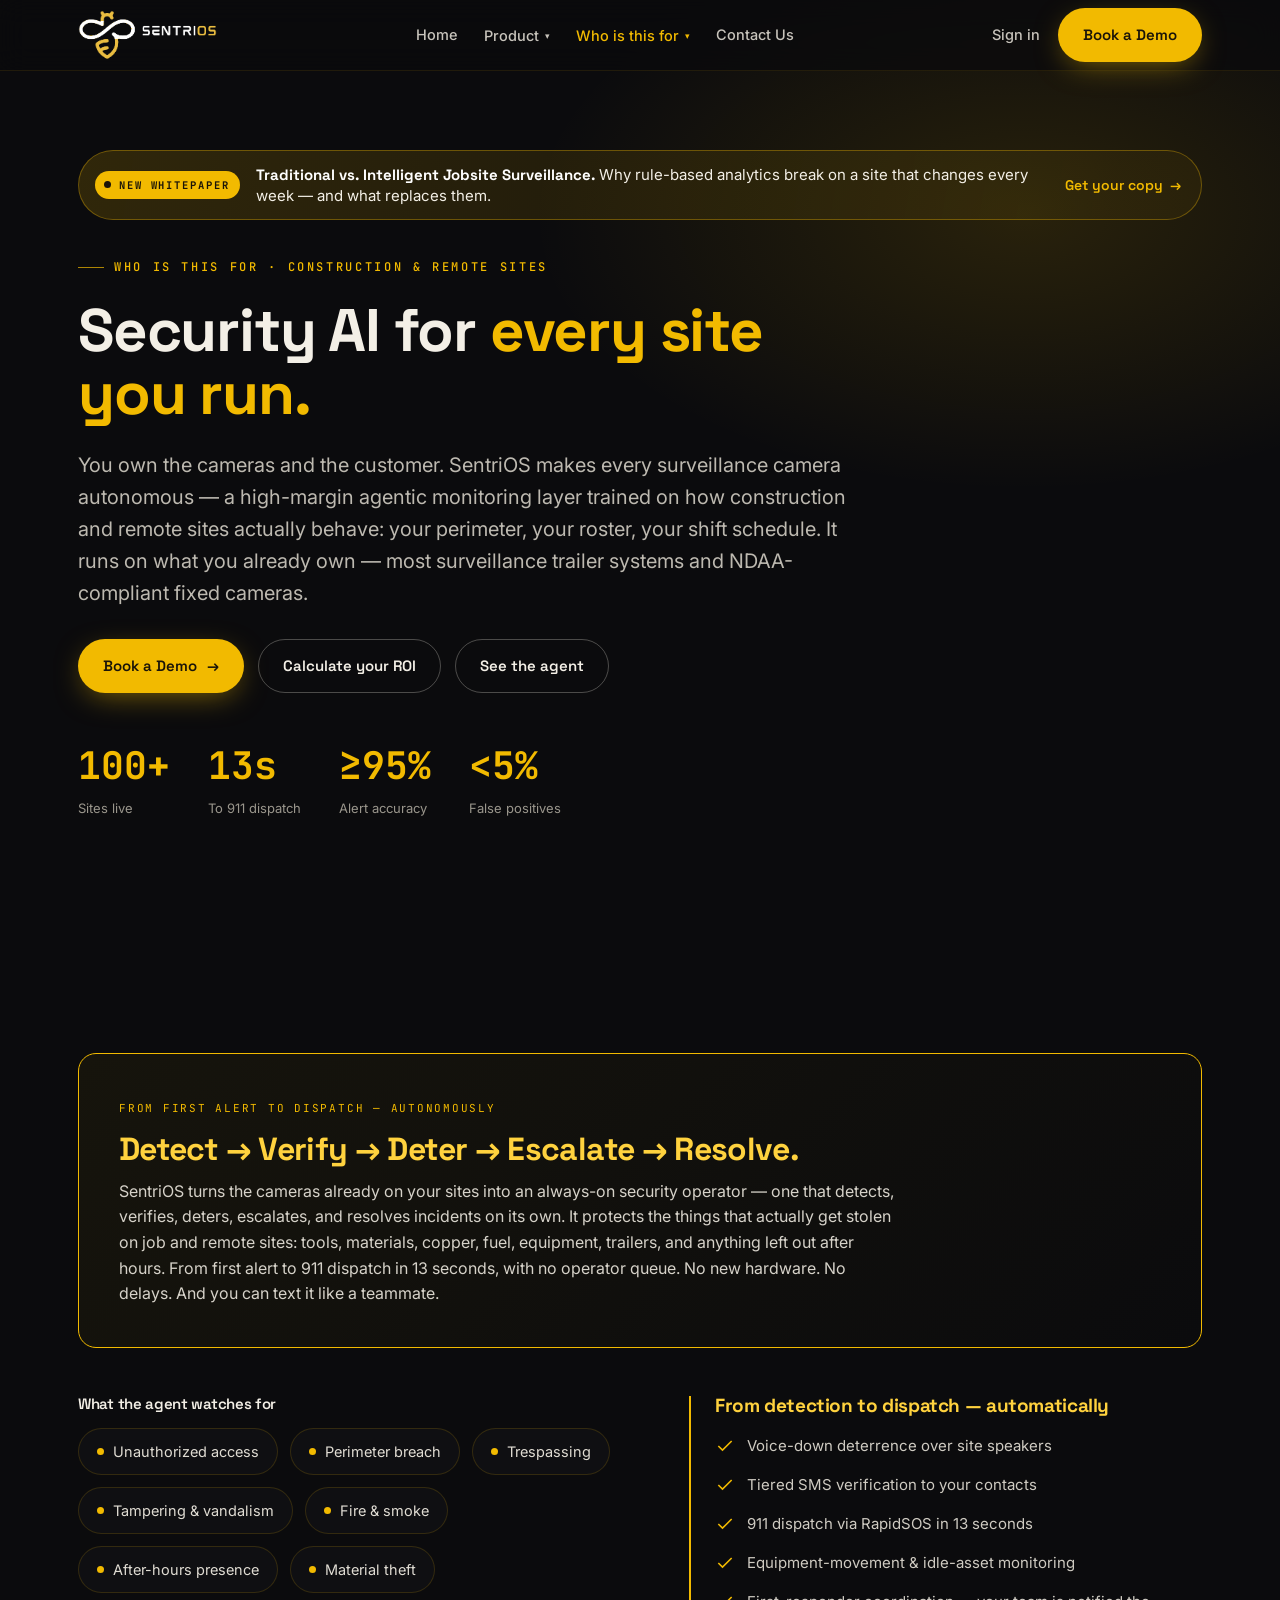
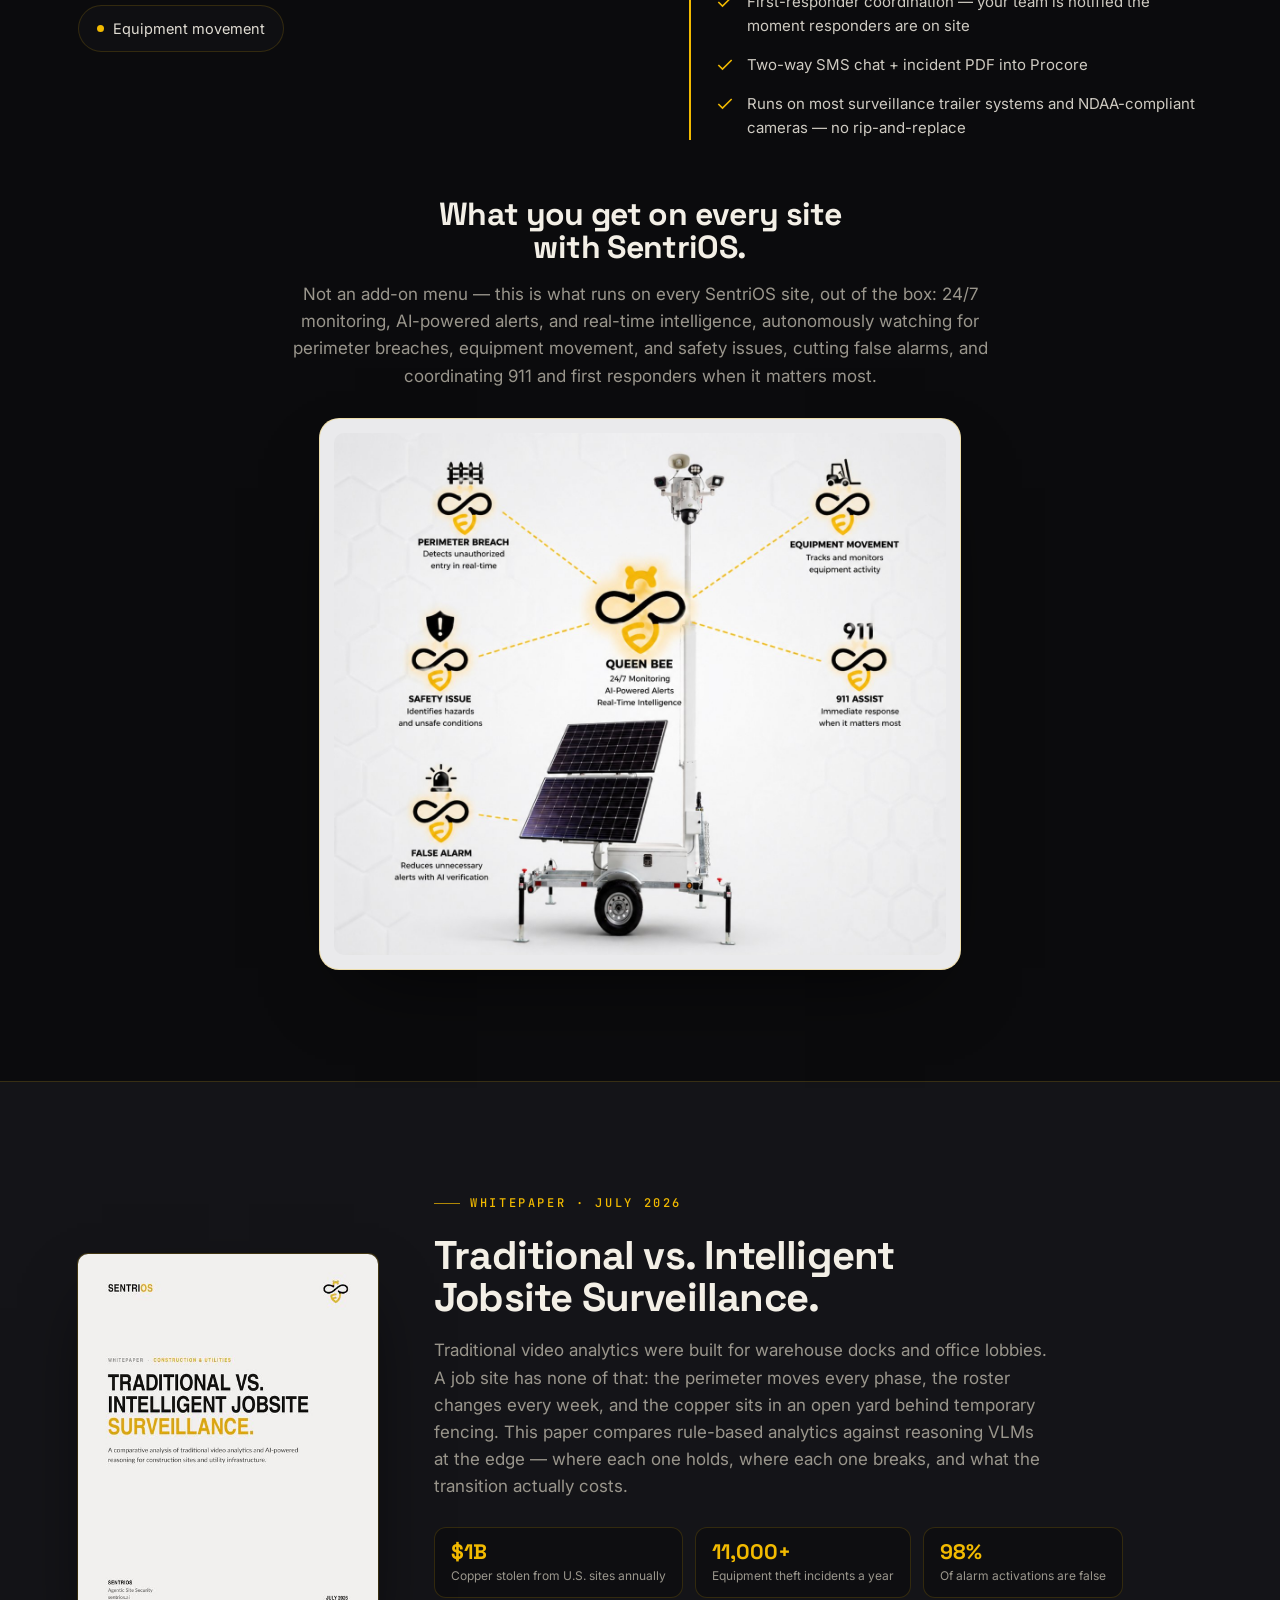
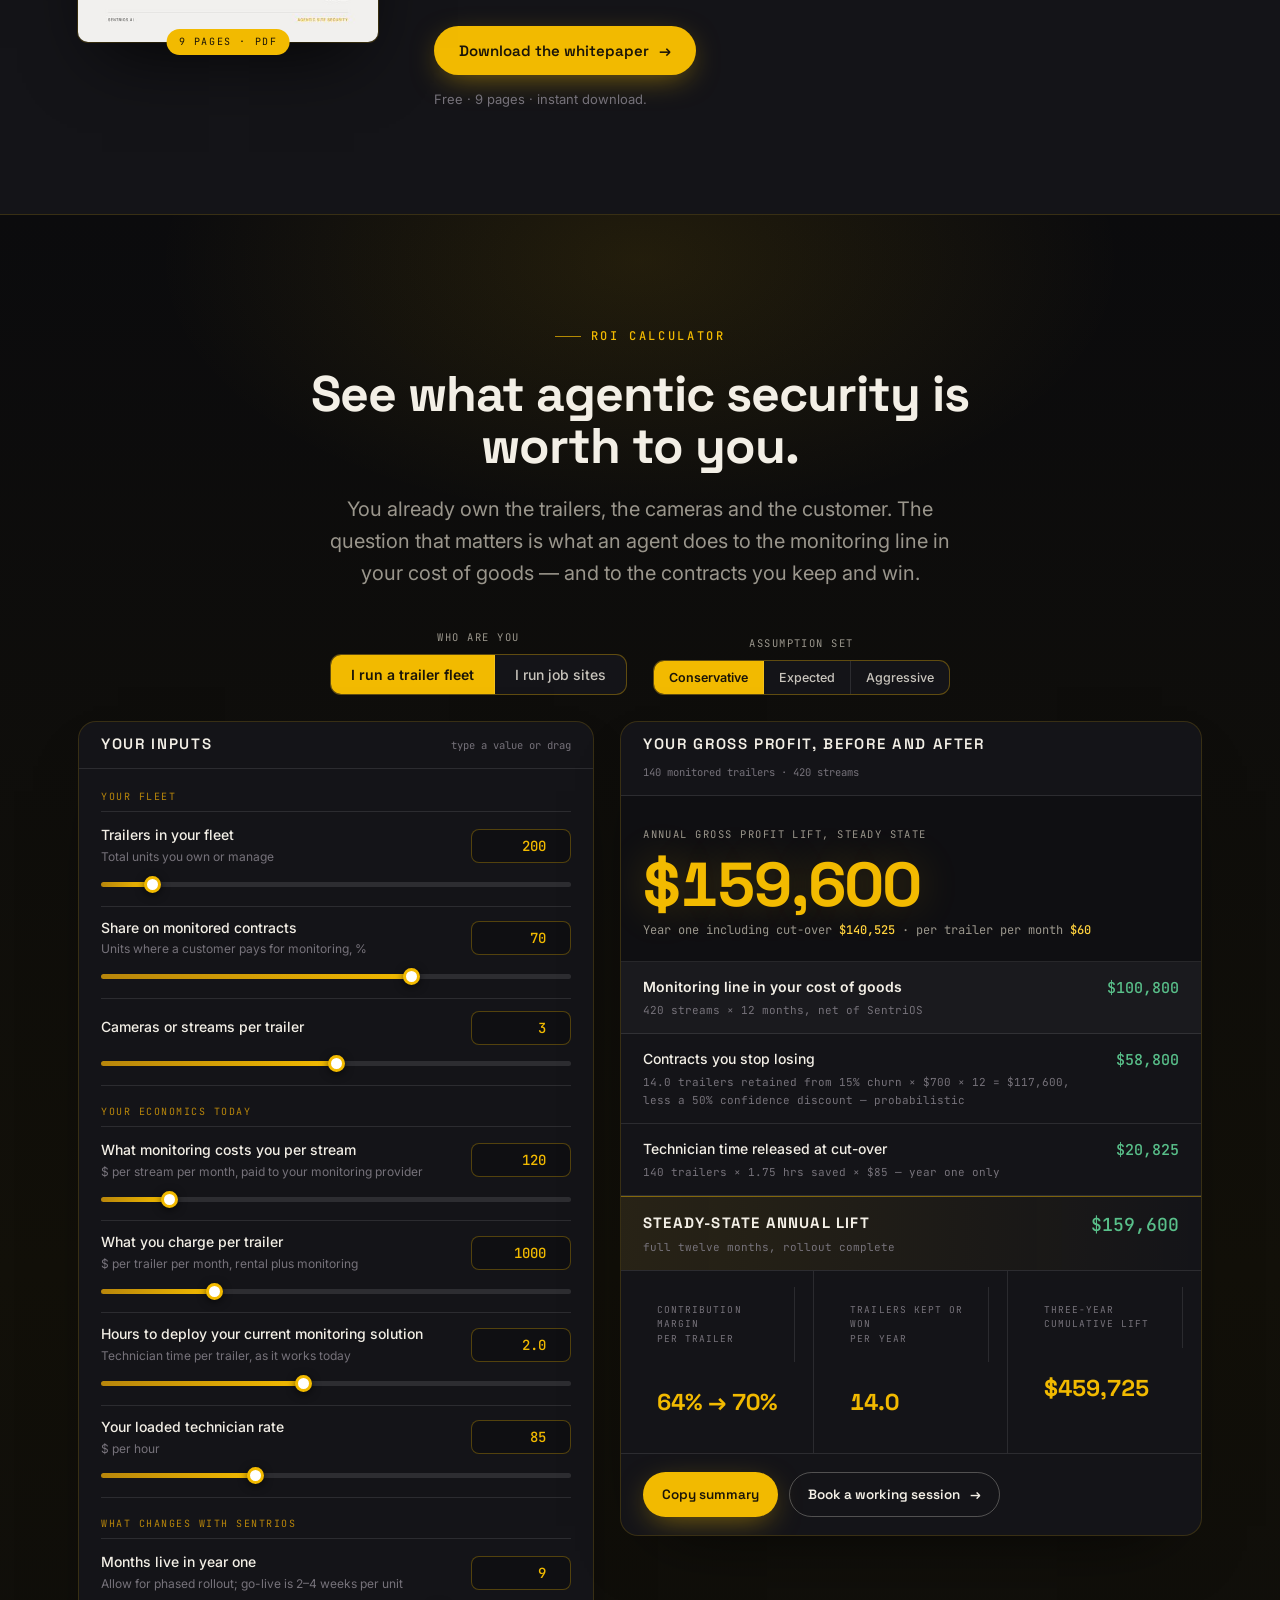
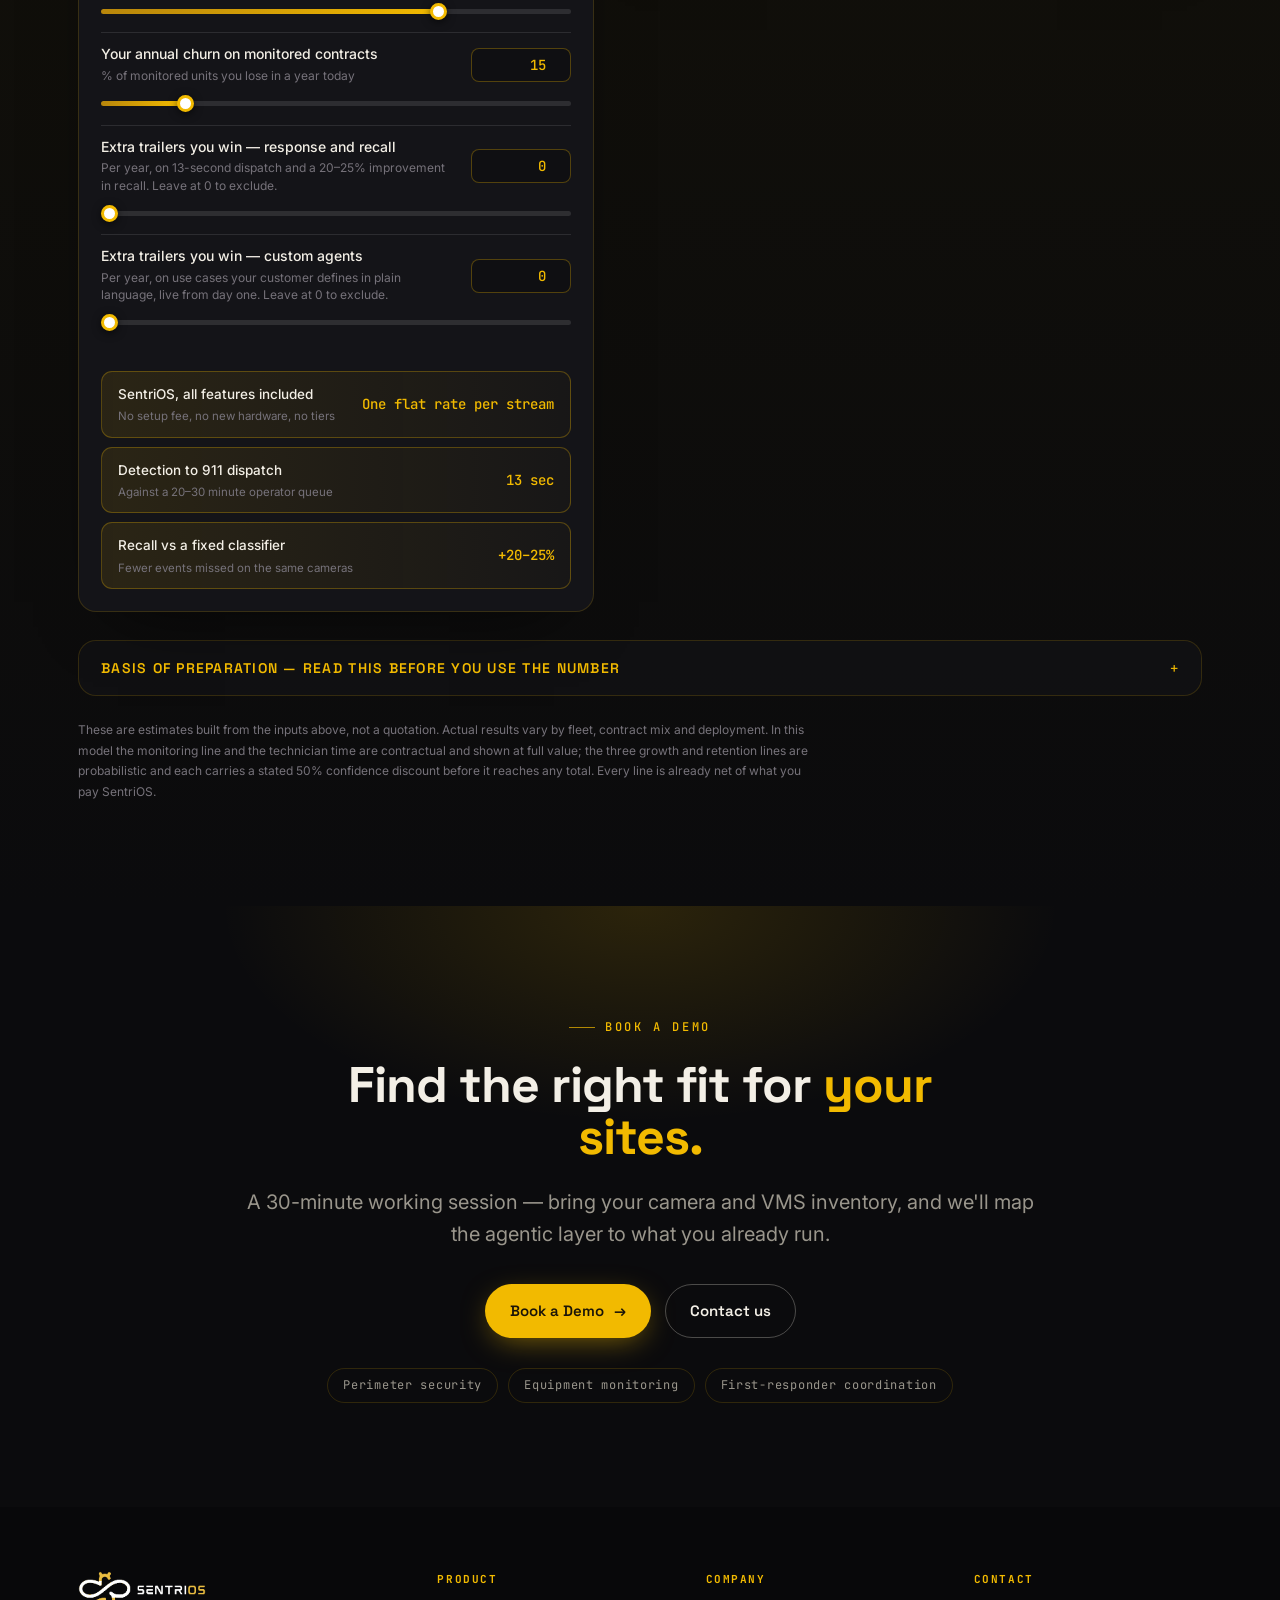
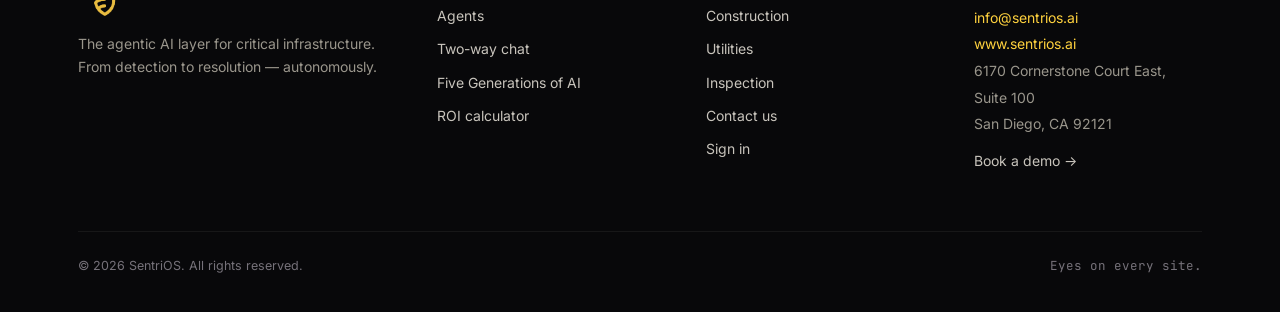
<file: construction.html>
<!DOCTYPE html>
<html lang="en">
<head>
<meta charset="UTF-8" />
<meta name="viewport" content="width=device-width, initial-scale=1.0" />
<title>SentriOS — Security AI for construction and remote sites</title>
<meta name="description" content="SentriOS turns the cameras on your construction and remote sites into autonomous security agents: detect, verify, deter, escalate, and resolve. Works with most surveillance trailer systems and NDAA-compliant cameras." />
<meta name="theme-color" content="#F2BA00" />
<link rel="canonical" href="https://www.sentrios.ai/construction.html">
<meta property="og:type" content="website">
<meta property="og:site_name" content="SentriOS">
<meta property="og:url" content="https://www.sentrios.ai/construction.html">
<meta property="og:title" content="SentriOS — Security AI for construction and remote sites">
<meta property="og:description" content="SentriOS turns the cameras on your construction and remote sites into autonomous security agents: detect, verify, deter, escalate, and resolve. Works with most surveillance trailer systems and NDAA-compliant cameras.">
<meta property="og:image" content="https://www.sentrios.ai/og-image.png">
<meta name="twitter:card" content="summary_large_image">
<link rel="icon" href="favicon.ico" sizes="any">
<link rel="icon" type="image/png" sizes="32x32" href="favicon-32.png">
<link rel="icon" type="image/png" sizes="16x16" href="favicon-16.png">
<link rel="apple-touch-icon" sizes="180x180" href="apple-touch-icon.png">
<link rel="preconnect" href="https://fonts.googleapis.com"><link rel="preconnect" href="https://fonts.gstatic.com" crossorigin>
<link href="https://fonts.googleapis.com/css2?family=Space+Grotesk:wght@400;500;600;700&family=Inter:wght@400;500;600&family=JetBrains+Mono:wght@400;500;700&display=swap" rel="stylesheet">
<link rel="stylesheet" href="styles.css">
<style>
/* ---------- whitepaper announcement + gate (self-contained, construction.html only) ---------- */
.wp-news{display:flex;align-items:center;gap:16px;flex-wrap:wrap;width:100%;
  padding:13px 20px 13px 16px;margin:0 0 30px;border-radius:999px;
  border:1px solid rgba(242,186,0,.34);
  background:linear-gradient(100deg,rgba(242,186,0,.16) 0%,rgba(242,186,0,.05) 42%,rgba(242,186,0,.10) 100%);
  background-size:220% 100%;animation:wp-sweep 7s linear infinite;
  cursor:pointer;text-align:left;font:inherit;color:inherit;-webkit-appearance:none;appearance:none;
  transition:border-color .2s,transform .2s,box-shadow .2s}
.wp-news:hover{border-color:var(--gold);transform:translateY(-1px);
  box-shadow:0 10px 34px -14px rgba(242,186,0,.6)}
@keyframes wp-sweep{0%{background-position:0% 0}100%{background-position:220% 0}}

.wp-tag{display:inline-flex;align-items:center;gap:8px;flex:none;
  font-family:'JetBrains Mono',monospace;font-size:10.5px;font-weight:700;letter-spacing:.18em;
  text-transform:uppercase;color:#1A1408;background:var(--gold);
  padding:6px 11px 6px 9px;border-radius:999px}
.wp-dot{width:7px;height:7px;border-radius:50%;background:#1A1408;animation:wp-pulse 1.6s ease-in-out infinite}
@keyframes wp-pulse{0%,100%{opacity:1;transform:scale(1)}50%{opacity:.35;transform:scale(.72)}}

.wp-news-txt{flex:1 1 240px;min-width:0;font-size:15px;color:var(--txt-lt);line-height:1.4}
.wp-news-txt b{font-family:'Space Grotesk',sans-serif;font-weight:700;color:#fff}
.wp-news-go{flex:none;display:inline-flex;align-items:center;gap:7px;
  font-family:'Space Grotesk',sans-serif;font-weight:600;font-size:14px;color:var(--gold)}
.wp-news-go .arr{transition:transform .2s}
.wp-news:hover .wp-news-go .arr{transform:translateX(4px)}

/* feature section */
.wp-sec{background:var(--ink-2);border-top:1px solid var(--line-dk);border-bottom:1px solid var(--line-dk)}
.wp-grid{display:grid;grid-template-columns:300px 1fr;gap:56px;align-items:center}
.wp-cover{position:relative}
.wp-cover img{width:100%;height:auto;border-radius:10px;
  box-shadow:0 30px 70px -24px rgba(0,0,0,.85),0 0 0 1px rgba(242,186,0,.22)}
.wp-cover::after{content:"9 PAGES · PDF";position:absolute;left:50%;bottom:-13px;transform:translateX(-50%);
  font-family:'JetBrains Mono',monospace;font-size:10px;letter-spacing:.16em;color:#1A1408;
  background:var(--gold);padding:5px 12px;border-radius:999px;white-space:nowrap}
.wp-h{font-size:clamp(27px,3.5vw,40px);margin-bottom:18px}
.wp-lead{font-size:17px;color:var(--mute);max-width:56ch}
.wp-stats{display:flex;flex-wrap:wrap;gap:12px;margin:26px 0 28px}
.wp-stat{border:1px solid var(--line-dk);border-radius:12px;padding:12px 16px;background:rgba(0,0,0,.28)}
.wp-stat .v{font-family:'Space Grotesk',sans-serif;font-weight:700;font-size:21px;color:var(--gold);line-height:1.1}
.wp-stat .l{font-size:12px;color:var(--mute);margin-top:3px}
.wp-note{font-size:13px;color:var(--mute-dk);margin-top:14px}
@media(max-width:860px){
  .wp-grid{grid-template-columns:1fr;gap:44px}
  .wp-cover{max-width:250px;margin:0 auto}
  .wp-news{border-radius:16px}
}

/* modal */
.wp-modal[hidden]{display:none}
.wp-modal{position:fixed;inset:0;z-index:200;display:flex;align-items:center;justify-content:center;padding:22px}
.wp-back{position:absolute;inset:0;background:rgba(5,5,7,.82);backdrop-filter:blur(6px);border:0}
.wp-card{position:relative;width:100%;max-width:452px;background:var(--ink-2);
  border:1px solid rgba(242,186,0,.24);border-radius:var(--r);padding:34px 32px 28px;
  box-shadow:0 40px 100px -30px rgba(0,0,0,.9);animation:wp-in .24s cubic-bezier(.2,.8,.3,1)}
@keyframes wp-in{from{opacity:0;transform:translateY(14px) scale(.985)}to{opacity:1;transform:none}}
.wp-x{position:absolute;top:12px;right:12px;width:34px;height:34px;border:0;border-radius:50%;
  background:transparent;color:var(--mute);font-size:22px;line-height:1;cursor:pointer}
.wp-x:hover{color:var(--gold);background:rgba(242,186,0,.09)}
.wp-card h3{font-size:23px;margin:10px 0 9px}
.wp-card .wp-sub{font-size:14.5px;color:var(--mute);margin-bottom:20px}
.wp-field{display:block;font-family:'JetBrains Mono',monospace;font-size:11px;letter-spacing:.14em;
  text-transform:uppercase;color:var(--mute);margin-bottom:8px}
.wp-in{width:100%;padding:13px 15px;border-radius:11px;background:#0B0B0D;
  border:1px solid rgba(243,239,230,.18);color:var(--txt-lt);font:400 15px 'Inter',sans-serif}
.wp-in:focus{outline:0;border-color:var(--gold);box-shadow:0 0 0 3px rgba(242,186,0,.15)}
.wp-in::placeholder{color:#5E5A55}
.wp-modal .btn-gold{width:100%;justify-content:center;margin-top:16px}
.wp-err{font-size:13px;color:var(--bad);margin-top:9px;min-height:0}
.wp-fine{font-size:12px;color:var(--mute-dk);margin-top:15px;line-height:1.55}
.wp-fine a{color:var(--mute);text-decoration:underline}
.wp-hp{position:absolute;left:-9999px;width:1px;height:1px;opacity:0}
.wp-ok{text-align:center;padding:8px 0 4px}
.wp-ok .tick{width:50px;height:50px;border-radius:50%;background:rgba(63,166,106,.14);
  border:1px solid rgba(63,166,106,.5);color:var(--ok);display:flex;align-items:center;justify-content:center;
  font-size:25px;margin:0 auto 16px}
.wp-ok p{font-size:14.5px;color:var(--mute);margin-top:8px}
.wp-ok a{color:var(--gold);text-decoration:underline}
@media(prefers-reduced-motion:reduce){
  .wp-news,.wp-dot,.wp-card{animation:none}
  .wp-news:hover{transform:none}
}
</style>
</head>
<body id="top">
<header class="nav">
  <div class="wrap nav-inner">
    <a href="index.html" class="brand" aria-label="SentriOS home"><img src="logo-light.png" alt="SentriOS"></a>
    <nav class="navlinks" id="nav">
      <a href="index.html">Home</a>
      <div class="dropdown">
        <button class="ddbtn" aria-haspopup="true">Product <span class="caret">&#9662;</span></button>
        <div class="ddmenu">
          <a href="agents.html">Agents<span class="d">The autonomous incident agent</span></a>
          <a href="five-generations.html">Five Generations of AI<span class="d">Why the 5th generation wins</span></a>
        </div>
      </div>
      <div class="dropdown">
        <button class="ddbtn active" aria-haspopup="true">Who is this for <span class="caret">&#9662;</span></button>
        <div class="ddmenu">
          <a href="construction.html">Construction &amp; remote sites<span class="d">Security AI for job and remote sites</span></a>
          <a href="utilities.html">Utilities<span class="d">Advancing utility operations</span></a>
          <a href="inspection.html">Inspection companies<span class="d">An AI co-inspector</span></a>
        </div>
      </div>
      <a href="contact.html">Contact Us</a>
      <a href="https://app.sentrios.ai" class="mob-only" target="_blank" rel="noopener">Sign in</a>
      <a href="https://calendly.com/sai-sentrios/30min" class="mob-only" target="_blank" rel="noopener">Book a Demo</a>
    </nav>
    <div class="nav-cta">
      <a href="https://app.sentrios.ai" class="signin" target="_blank" rel="noopener">Sign in</a>
      <a href="https://calendly.com/sai-sentrios/30min" class="btn btn-gold" target="_blank" rel="noopener">Book a Demo</a>
      <button class="menu-btn" id="menuBtn" aria-label="Menu" aria-expanded="false"><span></span><span></span><span></span></button>
    </div>
  </div>
</header>
<main>
<section class="ihero">
  <div class="wrap">
    <div class="reveal">
      <button type="button" class="wp-news" data-wp-open aria-label="New whitepaper: Traditional vs. Intelligent Jobsite Surveillance — get your copy">
        <span class="wp-tag"><span class="wp-dot" aria-hidden="true"></span>New whitepaper</span>
        <span class="wp-news-txt"><b>Traditional vs. Intelligent Jobsite Surveillance.</b> Why rule-based analytics break on a site that changes every week &mdash; and what replaces them.</span>
        <span class="wp-news-go">Get your copy <span class="arr" aria-hidden="true">&rarr;</span></span>
      </button>
      <span class="eyebrow">Who is this for &middot; Construction &amp; remote sites</span>
      <h1>Security AI for <span class="hl">every site you run.</span></h1>
      <p class="sub">You own the cameras and the customer. SentriOS makes every surveillance camera autonomous &mdash; a high-margin agentic monitoring layer trained on how construction and remote sites actually behave: your perimeter, your roster, your shift schedule. It runs on what you already own &mdash; most surveillance trailer systems and NDAA-compliant fixed cameras.</p>
      <div class="ihero-cta">
        <a href="https://calendly.com/sai-sentrios/30min" class="btn btn-gold" target="_blank" rel="noopener">Book a Demo <span class="arr">&rarr;</span></a>
        <a href="#roi" class="btn btn-ghost">Calculate your ROI</a>
        <a href="agents.html" class="btn btn-ghost">See the agent</a>
      </div>
      <div class="ihero-stats">
        <div class="s"><div class="v">100+</div><div class="l">Sites live</div></div>
        <div class="s"><div class="v">13s</div><div class="l">To 911 dispatch</div></div>
        <div class="s"><div class="v">&ge;95%</div><div class="l">Alert accuracy</div></div>
        <div class="s"><div class="v">&lt;5%</div><div class="l">False positives</div></div>
      </div>
    </div>
  </div>
</section>

<section class="band">
  <div class="wrap">
    <div class="aud-featured reveal">
      <span class="tag">From first alert to dispatch &mdash; autonomously</span>
      <h3>Detect &rarr; Verify &rarr; Deter &rarr; Escalate &rarr; Resolve.</h3>
      <p>SentriOS turns the cameras already on your sites into an always-on security operator &mdash; one that detects, verifies, deters, escalates, and resolves incidents on its own. It protects the things that actually get stolen on job and remote sites: tools, materials, copper, fuel, equipment, trailers, and anything left out after hours. From first alert to 911 dispatch in 13 seconds, with no operator queue. No new hardware. No delays. And you can text it like a teammate.</p>
    </div>
    <div class="detect-grid">
      <div class="reveal">
        <h3 class="mini-h">What the agent watches for</h3>
        <div class="chips">
          <span class="chip">Unauthorized access</span><span class="chip">Perimeter breach</span><span class="chip">Trespassing</span><span class="chip">Tampering &amp; vandalism</span><span class="chip">Fire &amp; smoke</span><span class="chip">After-hours presence</span><span class="chip">Material theft</span><span class="chip">Equipment movement</span>
        </div>
      </div>
      <div class="act reveal">
        <h3>From detection to dispatch &mdash; automatically</h3>
        <ul>
          <li><svg viewBox="0 0 24 24"><path d="M20 6L9 17l-5-5"/></svg>Voice-down deterrence over site speakers</li>
          <li><svg viewBox="0 0 24 24"><path d="M20 6L9 17l-5-5"/></svg>Tiered SMS verification to your contacts</li>
          <li><svg viewBox="0 0 24 24"><path d="M20 6L9 17l-5-5"/></svg>911 dispatch via RapidSOS in 13 seconds</li>
          <li><svg viewBox="0 0 24 24"><path d="M20 6L9 17l-5-5"/></svg>Equipment-movement &amp; idle-asset monitoring</li>
          <li><svg viewBox="0 0 24 24"><path d="M20 6L9 17l-5-5"/></svg>First-responder coordination &mdash; your team is notified the moment responders are on site</li>
          <li><svg viewBox="0 0 24 24"><path d="M20 6L9 17l-5-5"/></svg>Two-way SMS chat + incident PDF into Procore</li>
          <li><svg viewBox="0 0 24 24"><path d="M20 6L9 17l-5-5"/></svg>Runs on most surveillance trailer systems and NDAA-compliant cameras &mdash; no rip-and-replace</li>
        </ul>
      </div>
    </div>
    <div class="qbee reveal">
      <h3 class="qbee-title">What you get on every site with SentriOS.</h3>
      <p class="qbee-lead">Not an add-on menu &mdash; this is what runs on every SentriOS site, out of the box: 24/7 monitoring, AI-powered alerts, and real-time intelligence, autonomously watching for perimeter breaches, equipment movement, and safety issues, cutting false alarms, and coordinating 911 and first responders when it matters most.</p>
      <div class="qbee-frame"><img src="queen-bee.png" alt="SentriOS Queen Bee on a solar surveillance trailer, with autonomous monitoring for perimeter breach, equipment movement, safety issues, false-alarm reduction, and 911 assist."></div>
    </div>
  </div>
</section>

<section class="band wp-sec" id="whitepaper">
  <div class="wrap">
    <div class="wp-grid">
      <div class="wp-cover">
        <img src="[data-uri]" alt="Cover of the SentriOS whitepaper, Traditional vs. Intelligent Jobsite Surveillance" width="520" height="673" loading="lazy" decoding="async">
      </div>
      <div>
        <span class="eyebrow">Whitepaper &middot; July 2026</span>
        <h2 class="wp-h">Traditional vs. Intelligent<br>Jobsite Surveillance.</h2>
        <p class="wp-lead">Traditional video analytics were built for warehouse docks and office lobbies. A job site has none of that: the perimeter moves every phase, the roster changes every week, and the copper sits in an open yard behind temporary fencing. This paper compares rule-based analytics against reasoning VLMs at the edge &mdash; where each one holds, where each one breaks, and what the transition actually costs.</p>
        <div class="wp-stats">
          <div class="wp-stat"><div class="v">$1B</div><div class="l">Copper stolen from U.S. sites annually</div></div>
          <div class="wp-stat"><div class="v">11,000+</div><div class="l">Equipment theft incidents a year</div></div>
          <div class="wp-stat"><div class="v">98%</div><div class="l">Of alarm activations are false</div></div>
        </div>
        <button type="button" class="btn btn-gold" data-wp-open>Download the whitepaper <span class="arr" aria-hidden="true">&rarr;</span></button>
        <p class="wp-note">Free &middot; 9 pages &middot; instant download.</p>
        <noscript><p class="wp-note">Enable JavaScript to download, or email <a href="mailto:info@sentrios.ai" style="color:var(--gold);text-decoration:underline">info@sentrios.ai</a> and we&rsquo;ll send it over.</p></noscript>
      </div>
    </div>
  </div>
</section>

<section class="band roi" id="roi">
  <div class="wrap">
    <div class="reveal roi-head">
      <span class="eyebrow" style="justify-content:center">ROI calculator</span>
      <h2 class="h-sec">See what agentic security is worth to you.</h2>
      <p class="lead" id="roi-dek">Two calculators, because a fleet owner and a builder are not solving the same problem. Every assumption is editable, every line shows its own arithmetic, and the default state is the conservative case.</p>
    </div>

    <div class="roi-controls reveal">
      <div>
        <span class="roi-ctl-lab">Who are you</span>
        <div class="roi-seg" role="group" aria-label="Choose your role">
          <button type="button" id="roi-m-fleet" aria-pressed="true">I run a trailer fleet</button>
          <button type="button" id="roi-m-site" aria-pressed="false">I run job sites</button>
        </div>
      </div>
      <div>
        <span class="roi-ctl-lab">Assumption set</span>
        <div class="roi-seg small" role="group" aria-label="Choose an assumption set">
          <button type="button" data-roi-p="cons" aria-pressed="true">Conservative</button>
          <button type="button" data-roi-p="exp" aria-pressed="false">Expected</button>
          <button type="button" data-roi-p="agg" aria-pressed="false">Aggressive</button>
        </div>
      </div>
    </div>

    <div class="roi-cols reveal">
      <div class="roi-card">
        <div class="roi-card-hd">
          <h3>Your inputs</h3>
          <span class="note">type a value or drag</span>
        </div>
        <div class="roi-card-bd" id="roi-inputs"><noscript><p class="roi-noscript">The sliders need
          JavaScript. The figures opposite are the conservative trailer-fleet default: 200 trailers,
          70% on monitored contracts, 3 streams each, monitoring at $120 per stream per month, 15%
          annual churn, and two technician-hours to deploy a trailer today.</p></noscript></div>
        <div class="roi-locks" id="roi-locks"></div>
      </div>

      <div class="roi-card">
        <div class="roi-card-hd">
          <h3 id="roi-ledger-title">Your gross profit, before and after</h3>
          <span class="note" id="roi-ledger-note">140 monitored trailers &middot; 420 streams</span>
        </div>
        <!-- Static conservative trailer-fleet default. Crawlers, link previews, no-JS
             and the first paint all see a real number; the script overwrites it. -->
        <div class="roi-hero">
          <span class="lbl" id="roi-hero-lbl">Annual gross profit lift, steady state</span>
          <div class="big pos" id="roi-hero-val">$159,600</div>
          <div class="sub" id="roi-hero-sub">Year one including cut-over <b>$140,525</b> &middot; per trailer per month <b>$60</b></div>
        </div>
        <div id="roi-ledger">
          <div class="roi-line roi-sub-total"><div class="l"><div class="t">Monitoring line in your cost of goods</div><div class="m">420 streams &times; 12 months, net of SentriOS</div></div><div class="v pos">$100,800</div></div>
          <div class="roi-line"><div class="l"><div class="t">Contracts you stop losing</div><div class="m">14.0 trailers retained from 15% churn &times; $700 &times; 12 = $117,600, less a 50% confidence discount &mdash; probabilistic</div></div><div class="v pos">$58,800</div></div>
          <div class="roi-line"><div class="l"><div class="t">Technician time released at cut-over</div><div class="m">140 trailers &times; 1.75 hrs saved &times; $85 &mdash; year one only</div></div><div class="v pos">$20,825</div></div>
          <div class="roi-line roi-total"><div class="l"><div class="t">Steady-state annual lift</div><div class="m">full twelve months, rollout complete</div></div><div class="v pos">$159,600</div></div>
        </div>
        <div class="roi-strip" id="roi-strip">
          <div><div class="k">Contribution margin<br>per trailer</div><div class="n">64% &rarr; 70%</div></div>
          <div><div class="k">Trailers kept or won<br>per year</div><div class="n">14.0</div></div>
          <div><div class="k">Three-year<br>cumulative lift</div><div class="n">$459,725</div></div>
        </div>
        <div class="roi-send" id="roi-send" hidden>
          <div class="st">Get the full study</div>
          <div class="sh">Every line, every assumption &mdash; sent to your inbox.</div>
          <div class="srow">
            <input type="email" id="roi-send-email" placeholder="you@company.com" autocomplete="email" aria-label="Your email address">
            <input type="text" id="roi-company-website" name="company_website" tabindex="-1" autocomplete="off" aria-hidden="true" style="position:absolute;left:-9999px;width:1px;height:1px;opacity:0">
            <button type="button" class="btn btn-ghost" id="roi-send-btn">Send it to me</button>
          </div>
          <div class="msg" id="roi-send-msg" role="status" aria-live="polite"></div>
          <p class="roi-consent">Used only to send this and to follow up. <a href="contact.html">Ask us</a> to delete it.</p>
        </div>

        <div class="roi-acts">
          <button type="button" class="btn btn-gold" id="roi-copy">Copy summary</button>
          <a href="https://calendly.com/sai-sentrios/30min" class="btn btn-ghost" target="_blank" rel="noopener">Book a working session <span class="arr">&rarr;</span></a>
        </div>
      </div>
    </div>

    <details class="roi-basis reveal">
      <summary>Basis of preparation &mdash; read this before you use the number</summary>
      <div class="roi-basis-bd" id="roi-basis"></div>
    </details>

    <p class="roi-disc">These are estimates built from the inputs above, not a quotation. Actual results vary by fleet, contract mix and deployment. In this model the monitoring line and the technician time are contractual and shown at full value; the three growth and retention lines are probabilistic and each carries a stated 50% confidence discount before it reaches any total. Every line is already net of what you pay SentriOS.</p>
  </div>
</section>

<section class="band cta" id="demo">
  <div class="wrap">
    <span class="eyebrow" style="justify-content:center">Book a demo</span>
    <h2>Find the right fit for <span class="hl">your sites.</span></h2>
    <p class="lead">A 30-minute working session &mdash; bring your camera and VMS inventory, and we'll map the agentic layer to what you already run.</p>
    <div class="cta-row">
      <a href="https://calendly.com/sai-sentrios/30min" class="btn btn-gold" target="_blank" rel="noopener">Book a Demo <span class="arr">&rarr;</span></a>
      <a href="contact.html" class="btn btn-ghost">Contact us</a>
    </div>
    <div class="cta-tags"><span>Perimeter security</span><span>Equipment monitoring</span><span>First-responder coordination</span></div>
  </div>
</section></main>
<footer>
  <div class="wrap">
    <div class="foot-grid">
      <div class="foot-brand">
        <a href="index.html" class="brand" aria-label="SentriOS home"><img src="logo-light.png" alt="SentriOS"></a>
        <p>The agentic AI layer for critical infrastructure. From detection to resolution — autonomously.</p>
      </div>
      <div><h5>Product</h5><a class="flink" href="agents.html">Agents</a><a class="flink" href="agents.html#sms">Two-way chat</a><a class="flink" href="five-generations.html">Five Generations of AI</a><a class="flink" href="construction.html#roi">ROI calculator</a></div>
      <div><h5>Company</h5><a class="flink" href="construction.html">Construction</a><a class="flink" href="utilities.html">Utilities</a><a class="flink" href="inspection.html">Inspection</a><a class="flink" href="contact.html">Contact us</a><a class="flink" href="https://app.sentrios.ai" target="_blank" rel="noopener">Sign in</a></div>
      <div><h5>Contact</h5><address><a href="mailto:info@sentrios.ai">info@sentrios.ai</a><br><a href="https://www.sentrios.ai">www.sentrios.ai</a><br>6170 Cornerstone Court East, Suite 100<br>San Diego, CA 92121</address><a class="flink" style="margin-top:12px" href="https://calendly.com/sai-sentrios/30min" target="_blank" rel="noopener">Book a demo &rarr;</a></div>
    </div>
    <div class="foot-bottom"><span>&copy; <span id="yr"></span> SentriOS. All rights reserved.</span><span class="mono">Eyes on every site.</span></div>
  </div>
</footer>
<!-- whitepaper email gate -->
<div class="wp-modal" id="wp-modal" hidden role="dialog" aria-modal="true" aria-labelledby="wp-modal-h">
  <button type="button" class="wp-back" id="wp-back" aria-label="Close"></button>
  <div class="wp-card">
    <button type="button" class="wp-x" id="wp-x" aria-label="Close">&times;</button>

    <div id="wp-step-form">
      <span class="eyebrow" style="margin-bottom:0">Whitepaper</span>
      <h3 id="wp-modal-h">Where should we send it?</h3>
      <p class="wp-sub">Enter your email and the PDF downloads right away.</p>
      <form id="wp-form" novalidate>
        <label class="wp-field" for="wp-email">Work email</label>
        <input class="wp-in" type="email" id="wp-email" name="email" placeholder="you@company.com"
               autocomplete="email" inputmode="email" required>
        <input class="wp-hp" type="text" id="wp-hp" name="company_website" tabindex="-1" autocomplete="off" aria-hidden="true">
        <div class="wp-err" id="wp-err" role="alert"></div>
        <button type="submit" class="btn btn-gold" id="wp-submit">Download the whitepaper</button>
      </form>
      <p class="wp-fine">We'll only use this to send you the paper and occasional SentriOS updates. Unsubscribe any time.</p>
    </div>

    <div id="wp-step-done" class="wp-ok" hidden>
      <div class="tick" aria-hidden="true">&#10003;</div>
      <h3>Your download is starting.</h3>
      <p>If it doesn't begin automatically, <a href="#" id="wp-manual" download>click here to download the PDF</a>.</p>
    </div>
  </div>
</div>
<script src="app.js"></script>
<script id="wp-pdf-data" type="text/plain">JVBERi0xLjcKJfCflqQKNSAwIG9iago8PC9GaWx0ZXIgL0ZsYXRlRGVjb2RlL0xlbmd0aCAxMjIzPj4Kc3RyZWFtCnjatVhbq+M2EH73r/DzQnQ00ugGBz/0AqVQ2ELaXfbQhyROlkLPlm7/P3TGshNJsZST0I0htjSemW+ulgS9pGsD9OeC6g+v3T+dFM5M0+eHafpy8ZQH24M0tv967D50X2j2aQdC9p//Jf6ARgbf8wOAs/yg+dd//bzKXM6dul/pykRKSz/XXz+QyO+2HSx2eBAsR5FqibrfvnZPv/z08dP733vl++2pe3mW0qphA/BMf0qA88YBqvgfiKqbVBxbVBuaVNmUrAb5R7/9uftxS/Z6h4aMEnb2pFTaqFBaCzYI5wOQbTdsNtBEluk2VjqPpNSQSmQU5hy+K1+roIW3wSmXKgZcFDtyp7Ok2Hkh2b0nesTLGFU+ZhemY13QDQ4blYzhcE1v8XMQsrHPxrAbs7GSsklnfrg3bEoaob10AW+6T+1z93EcM/eVcG6488r8gn/S1+Avw3UTT+5eCcc2vcRzSz/6+9KppF+lh0rDeVfX0Q6ENsGhTUNpaVJrKS/dJwzmeTBUXMGDArAUfkshnmJToVCSVyjqVKOQpTU94X4einONZ7wfNUWthq1KcXJQssJUhx3mxpaHCjUItBZh6pYvTcvr9tX9qNX9ljcoVWl6/wCCB+ypRwXx/oxRuqpH/Z/ZrB/4osb0CCCM09Sg25VcxzQ2aryWxU4+EMzHEm0T7q7YcajAVg/k4Lksp8iopbkq473ihYeiAtXrXdbowKGEEGPz/W8ft5/e9+CK2Eg9aM13ygEGiYNnRHoaaYg3G2nzyE+v0IgQhp2Lk+MAyLNxuEibObLRLspGGTWFSBvjmyFlJxS0FKMRLR18Mr0vcEwCbCLnjErX9ZMwhRF5AmARk/G/[base64]/[base64]/uU5xcZMpFHbz79ScyjPASL43GE0353kuNIS6zd3hxRjfIE/Q9/Txiz6z/pOudCCmVuZHN0cmVhbQplbmRvYmoKNyAwIG9iago8PC9GaWx0ZXIgL0ZsYXRlRGVjb2RlL0xlbmd0aCAyOTI4Pj4Kc3RyZWFtCnjatVxbqxy5EX6fXzHPC6et0l1gBrKbzQ0CGzjJmjV5mMuZJWAnZPP/IVK31K2qLqmnx7YPnDPTaklVpaqvLpIMRxF/XiD+ckEer58P/z2IwZnx8fxhfLz8pEce7BGEscff3g4/H/4dn747wyCOv/4v9g/aiOCP6QOAs+mDSv+Ov/3KdqbP7oe/xZ80lYfBHr2zgwUh7fHz9MCFNLQyQR8/HbwtozceL90/HX7+Lk5XUeqdNpH5wWaChVRGhkQnO6zVbtA2/nNHbwY7fYoEU6qskYPHr9y/iyxVM4upZf0hzv396wHKwoxDR+rj0EKr4+vnw7u//unDLz/94yj98fV++PheCCtPLwDv4y85gPPGgZbT7xBbVbdV33qtNnRbRXdkeRL/PL7+5fDja1fSNbdgw+B8gMjbBs8GupShuY0Vzus4qYlT6kSFmfVxLWuv4hoHJ109MegysYwicTZO7Pwg0lQ+ftTL98g2/n7D35NI0fcoRBuW74mxul3eyftkPHnpj0/poeOv6CP8yPMJFlHuUlup3GBCXE2oRal0MgsR7b2obzilidR9+iNPmYzMnUx/4Tp+1Rf0jjhVbbmHkyddP0XDRWar/k4wo6U396qtNhEtDBirvgbPRhd6zLReoyDUxICvO2RxmFCTDBGlRAJdKGoPk9qzS+Rk5E1FcY3k/vD3D6+//BS1fVAhdpmVHs4nn4iYZCqzFCcehJyWSL1NjfidiULppm92+gboW27zJwnTcPmpXQRUegAaW6L+MzX1vNf6ldIW1oQCQP2K9DNN419VTy8QuDxqEUr5QQkdYY0K/cPv/vjjH/68FnrmIRJhFxFIW1Edzpl3hQQyvXlW8/Lo1HirZSex7BViHtqjaVHPKzUjejvJNapMNkPjUuPUP6LXE6pqtBwUWBfcowqL1aDib//CRaseBGiRjPuxhVv0061MIMsx/ymrcTmFajVQv4wGhSF/Ar28WpYqcGqArWQazdosAgIDQQ/BFcY+LniDJyiz2ic1q9B5LbyIqTvYavAbJyesknoW135dkipFdhH8PeF6U5eQdMVMil+1FTYviM1rZTK84RJ8YhE0dCzVolGu9URY3/[base64]/SzUaicNIqGDZdbXIYDUZdEsVFygBsTZTEi4j02KDm8yUsbw/KHmFQdiJ2Lki/[base64]/72kwm8H2UsQV5Vs1m5TNtG4zPVWS5e4MZQzSsWnXQ5lJVXGQrIS7MoDBQLdlBiJL+3e4LlXj4JTUzereLjOTc6KC2x7fhuHc4Ex8JU0dmSmnPprOUhZqz/[base64]//XMKvKxP3DL0cjn2psZfHIOTPhJrJ1jfyPxZQOFDtpsaAWuENQgN+uYCptptRExSA3BWl/UXtwmkp4vSbk1na0qsd5bJd6sciiueNSr+OGSJ1aIhgrdmPX5GjWXdRiYRUSk2UcWtrSw7rB/d01zpUfX9tIbg61fwYCDl2LHDI9lBnMcwlmFlIOB2iqejQRxceZOXCdR3Y6WL86+ju/YfEK2qxHnWYhTfq5KifPbR+coEesIExPswzbBbA2dbGTYPjJy2SZbfHh8t5uv1WFf1kN/tmSFIaPESpZsyFusk5x+az14hfQbLzBXzyZ5Y+gkFbx37xot0mh+99r2YhVowwqbGJD64mWzhsbvEwHndNxmXoGLvbv3IfmN2dkOm0MTbd67/dPcgv9G26ZrnOB02boBTK3L+/dJ+cyslme33LCjaLBSXtjcbw/tPQOWxLKQF2ZboBGlsMYPjFdZijwP6hhTOgIufq0qYc+G2Kw74uyGp/uLauSjJlrpB+2VD+iAI8wHHKMvfXHvTy8xuHCy/jftYqlGUzoOCLbRqG3ai+DbokBeJDQax5OerVHTicJ2z1unUfca00bAk6farBWDlEGA69fJLXe4zLXPPeCN19gGfFGU7FvV5taJZJ/dANljQ5KFb2gjCUkxwuiXsI9v7uwzBSdg9w25chI5+mDbWxI937DjvAxBuUv7yAFPIXBe3SOwCW0fyHfncqmGZ7M+ZiG66HzzGNrih7k6B1c2YGNb/mSJa69jQ0k6J0XWxrEfaaXxQ4jxa5BEPs3dSHcupxdBwFc5fTlW0OD6yBm5Om3ZffwyUb4fL7WGQfmIuI5KaOM4HClvz3sYYet024UrSV44reqETewoMV4y68ILm1PtCMLwbv6dwU/Fn4BxIuZNFlnkkyhGNu1h2rGOyjCeLODrAywXLSzIu4j1UXvw06sPA2gWBj4EgVPqpOL1oalpNOCy5oXXsVipt4/ikH2D22S3vXoou3H/bArfg7LWqcGvUzN96BAup58y5kK+1s9vWXnl3Yhun43KXOMlxwnKQy5mX02tPnn9JZ5HgR1scNZQObeP+3/h0W7iaqoTiapVwCXOjStktGDkSwLWrQgROhGiZs/ErwvdG5JiNo7eiizGVUjgWvFhbbfwYDteQIfBCGRle448Pn/QHZQbpDdGO0LDTs/eo5bkGted2f/G/h400Y9EQA8cnCevYP995YKJZQtUf/[base64]/Mt9Jh0Te90p44/civ4/SmXE0EZo4svfraYrnw7ZQe9DE4MxgVbU+XK9/Vk0/liV2elG7VI3rV23kvlUmX2n1EAZk+TPiZLnuTAaf72zJ6cBtMsPMV74qK/IqrXhmveKOL8FpFEFZxKj1dG40f0pT8xeMQwuCkMBgeIKZnSgmBLnvrVIrTfgDnvNFxCgAjdL7rrU2jMVXbmo3jEjcbRW/Y3pypNtgettuzR1C0xi5BgG3MSRiCik5SESnnjL8tUHtdbj8XHY0AP1hpvEih3TEZrtOQbv2PSzXeK6/+U4SkCRMhcMQ9x/9WYek+0rqMIarx4pvv/hU738Q1WH17u8H9cr6L2y0GL+eLedPyJu5w/P1/RhrRz/8B4/LsbQplbmRzdHJlYW0KZW5kb2JqCjkgMCBvYmoKPDwvRmlsdGVyIC9GbGF0ZURlY29kZS9MZW5ndGggMjkyMT4+CnN0cmVhbQp42s1bWasstxF+P7+inw23r0q74DLgJM4GAQdO4osPfpjljAnkOsT5/5DqljStUpc03eNxyDkwS2urkqq+WlQDg8D/D4AvLsjh/OXl3y9idGZ+fPswP17+p0ce7ADC2OHn95fvXn7Cpx+PMIrhx//g+KCNCH6YPgA4O31Q09/w84/s4PrZ9eWv+D8t5WG0gwIxaqWlNgMYNUp8hdGlGZnlhcU/N6w/4PJbJ9zSL5MptR8hPn0mqfum3d47k61Bjzau9kyy9027vXcm2+DRyKdSvHnGTR0jnRuX/s3rC2QVnEUOhEStEVoNr19ePv7lj5+///bvg/TD6/Xl7ZMQVh4+AHzCFzmC88aBlvE1YKvqtupLr9WGbqvoziwP4ofh9c8v37wiv95pg0yNNoGAkMrIUHMLNozOB0De7vBsoEsZWdtY4bzGRQ0uqScqzA151nvt1ahtcNKVC4POC0vcEmdxYedHMS3l8aMuvgf6XV2r77LqX4+X6/nC8hXOtFnbO9PfWU4eD7Ds1C6plMqNJuBhQblTalZdgcCdNszhWcR9SPTbxFYiZ+YivqnU9ZS7SjORGL86W47ARhHFt/zmD97Erh+kXlbRcd40kX1AMCPDTo7SGud9l+FEDGpHwVMiO5GA0pspWVE5aaRediENTH3SLtJJl4HzErGLvTBLIE0ybZCd3k1IW3FjNLjJxBk5emEEUOULIyqNEDcdVJELo+K6qtxWl418wkD8AMpJU29sXA831nsHTs/r/fZvn1+//xYRoNpYeSmZF+lQ9cFPDyMRypZv0sVv/iBhGaFCKWVp4FGREXQJf5umGJG4T33gdIAJeUycAOIa0zduf70b5Y3ftzUXLKGJinNmG9/C0ZVMULLT8LxrJ8JgIAy6A0wbpC4H0GTfZrkSLBNaoE4QJrAjqGW4hDyLnvdCE+JYismRpENcBsw04mGALx6fub5knvTQp7fIlDA8U2BHQU/m0t7aHSKUHjpyhhcis1ANd2kFjkyF3gYh08YpRULHxHmSQkMkVZZtkOBFkbZImLC3rUqAshc2pdU3/3MbpiQwyZjyHqH/yLyZ4yN4U1K0EXV+BdV8njiU/KxQJev8OU9lPwkAgltUvCPp+aG0DRJWAJKhMXe1hHXPANA0d5OTNbRkLJHk7VzizJFoIWLR7AEIYilZ8OFHuDjCRz59pPrYgqQOLytE+Z+Cx/qktyJ/m6MV+FTHv2jMPOd6blkJQnFO518FhyaSc0C5DYfsqQSgtGnPAKCSlG0AlJ2Z8wFklFO/su5ZcYkqVH6AK3tmu+kZH2Ft8Eui176LYs8VCGHnjvcBEy5V0tr2pwrGbjAzS/v7PE1TggseGHw5MdtBRTN5gRVfF6K9lxL5eWZZHxY6fhuJXQqYaHO3QpymY1a6xRVEVs7uuaQinSYPnMnBiogphWEcs0Ia2lxwKONX4iLdBieR7i81a1RzaBsdjsxnR6BNtdaFSr+tEe3mdfkC2EibtSX2oeDPWi9U4sg+DIIGXUe5Ff90CjTj7hj/CNSlBTeiXMO/fwC8SmmkiLhIfjaa9CQTxWuIA86zuySKZ4Hk/b0V0jFIyeJLIpiyX2gqR/ca1tb6Vqx3JPQqBvJaZ0K8KOpXVPpI1180lyV/7SndUNkXh3DpbPCJcQxx+GxKEm/[base64]/WmFZHUrIFMu1EwSqA6xQeYyln6xLaKNpwmqFQLK7XGJzIlTEaKBNKJmmEbfYDhmWmGg0kvbG1JZIvJv75Gwdj7537BgXJzGTcbPkE6ligNA2QbyHcWFoyr4bl0DDLVQuyQAHhwFm1zXK/BsXk/m1C3I3U3drOzMnQEPpaj1yOstwuTP6s4VSVAqjgInyKzE6k4OwjFdXRXqLbIJY6XR96PKuVGfFtQuY5UoNp/Soh+DMaBQyqIcvsYaiePLP/MQuT/[base64]/0eTxhjVojE+jU97yNqJc1iD//zpOGxyBxfysA0x6fbIEis3AdHHUlIoJqiJtlZJY0nJnUd0HrGKfJLYIo9pksS0vTkj2p5qN2uQq7SMbbsL+6HWuEsIm1DlK58fPX//hm9//aa1ereKF8PS7xZ4neC6H07Nu5M8WXwE4XyFixC5fYX/Eo5UfvQsyuHq3W2B2K7wogD5mHIwYA9ggXUpBzncaHNJnsG0nV7dPuK3n9Rlob0GNGPIJcN0NEuf5WGhCiOb1V21MJNPx/[base64]/R2quOQydNOspmSDlhfKJWAdBMJ7lLi3l1tklaMgYRP0tq8s+Fce14e20qvMJ7XymBo9SSt3zLhtp4Nvd/[base64]/JR6U0+76axOerq+DkL10RnL/Vo3JySew46b5pwW8/noLO36JXd7tta6AySODutMJ9ae1f8sOPEyWKqbAMSdFexiGOU9kHQNhhiYxgpfc31PdDOEnhmnMn9aB3mTaPljhUqwDNguueEUSwt9MaspyHsLoEfd8dywygVSFVjzqTFd9m7hTt1fuFS3d/Fwu9JjOS9sst8IKWvX1WMVwRAXRHCwXQQAb1EcnPXg1no+KGXopZ9VeenOeG67PFxl7bFKcplt7GGsi46pQHv/PMq7Bua9UeVsWVRe8n2+Xs1VdxlZ3V5uLegp43yzqMjbKV7VuS9acJtPZ+C8kFPRY1eWdtH+dDOW9GAmqsPbsWCm+6WS+h/1Cd3OZlasXsH3kWIXvgm76eX3+n+IGFfGs41beYv9t+2cKArrKdAwyYHpVjVquc+orrqUXpV8o5QHCmHuz+EWcxH0yZXcRGXm23VK24xsawlsGoUJovcW2Rb+vVmcGDZq/PYX7qyIPlsojVE0Hbt8tJGEHXmts92fuyymrVTtL6uOdYtU5VtiOZSPJxX3wT6gMG6gWBFeBLQb5pwW8/r7VY8/f8XOEtr+AplbmRzdHJlYW0KZW5kb2JqCjExIDAgb2JqCjw8L0ZpbHRlciAvRmxhdGVEZWNvZGUvTGVuZ3RoIDI1NjM+PgpzdHJlYW0KeNrFW1urJLkNfu9f0c8Lp8by3TA05LK5QWADZ7PDHvLQl+klMJOQzf+HyGW7y3LJ7uqTXvYcONNVZcuyLH36pOqBvcDfF8A/Lsj9+evuPzsxOTPfvn2Yby+/8ZYHuwdh7P7nz7sfdv/Cux+OMIn9T//F+UEbEfw+fgBwNn5Q8Wf/80/s5Pbedfc3/I1LeZjs3hszWatM0Puv6Y4LegrBBun2X3beFvGd29X8L7sfvsEFK1290wa3P9msspDKyBA1ZeVa7SZt8Qc/4qT0CVVu1bJGTp4OuX6Dm6pWFunJ+gOu/dvXHZSjmUWDkGhNodX+9evuw1//9OnH7/6+l37/et29fRTCysMLwEf8Iydw3jjQMv0N+FQNn+rL6KkNw6diKFkexD/2r3/Zffs6tHS9W7Bhcj4A7u3Ong0MNSNrGyuc17iowSV11MLcPHJta6/wjIPDY6wWBl0WhvPhxVlc2PlJZAM6vVzPz6tr7Q8glktnDy+mehzPjgxvrtvn1pNrONLlpRDD53E+PHwqaBhvQAd31zpGH16k7VsjuowL1XUYbm8+ZmKeZjvo3NV2HgoqqdxkAvoa1FtROgatQDzKO1LXQ1YETDw/ech6ZvXzrvJm4z8yzdCyHpKvUEzeRjUBXSR5a6Ogk5O0xnkfFYy6OFHLyusoIjkrViS363iTfVDqlW7ydMgeVwnC/c77LuKzBjatGVjFjUXLmgjntY/cQhfVeJHyY/wzOVn/ZP+X0Ht4Gj0czcSdatV5htZRvj/vnStGz+3PvIx0HW7E/zJrjsTGIH7fTK3fq61U77XQPT/[base64]/tJ/KEZiR2tG6OmLHc4cKRSBcqQQ0BhzErDIQEqqGivPuf44MuhxoT3FR5HnTFYaL7AUkXtrJ+c0YNVj56Oa6W5VrUVPSIrAns6c671l+qzrIkNU8nDkh3/i5Is4B6svny9wPR2v4nIRR3U8mc9aXsQV9r//96xj0fMdRVACI4VU36KfiwTDn37zx2//8GfknpMKyOoXgu4Pco7qhBvHhEbSpfi3NUTJhCIq1ENkGiJkfYXPbBx5IiNntA3HdKUUoWOurkAAK0cRS2EopQikUqTZqES8VVjHwGq3v/v+0+uP3613m9UEdZhrPVvrp5DvpV2udc97ztOp7uWmLVLk2jzZIDIQBOUsmNdVCXnlpeaa+I8n+q5Vy4hdhEHRN/Qsn0dqSBZRjIJ5hZwtR3qiDWK6Vp/JTWoRVlp2u7x8mXhqjqd+Rkh4knLbIDDz1mbiMrjCFBRccaO35LWeGMYv55hXz6HDnzzrMlloHlliB8gQGlc5oK61q5G4aoONdSpFZJ7rmyXw7SoeSX8J8yYmRI2RhxYrDRvFQeaGptFmgdtGXp8Cm4jlVlqFLGMIm5Z44/Ug1WL8bMuH0XOBkJnBlmjQc2jS8CliuGh4J5gaHTm+cK0J7mCp8AnaXAr9U981aQjmZ9kLG+enQEfnXfrgWx2HXB0HDp25tLocAJYlC/Sc+3gvb0mx2iKCnK126hitpG8SC4NO4XZkxKSuwpVQG5HipiRa5xWyUx0Vl0LOSfRpc1o7tQuxuOn9FHRxmbdKl4x0mjnQZvVCRBSzlyb3EIPyDrFtL6sMRM+RzVVDnAZydSQTLOeqTB676QkkgXELHVXj4Vwigr6i9AiQRM/As5xdnVUvTG7W4qB08l+se5OITuIwPtZNxvlnJY4tAreNfEri0FLEBqm1fpg4xPGg8yHZHigsiWM+Di3I3RuodOfTGCjode0j86/C3hXWc1JojWV8Y7t77F0UF7YcS5RQmSDMuRMt6FdIKglbbBCfxEwTOoSrFpCmFhwE9zI9ddForhqyedvntc2B6FXG09VRnkli0Az+NYjnU1e7LJJXFus0AwBbaLbWcgpQzvutssqZc0uqIfR5UI4NPO553zz3dg+m6MUl7Fo1uFt/VGch1rURyUiCNNgoW29oA5CdsdteVS5M6UmDmnVXl9hS40M4tssjRgmS3xubsFjPHkYWDOLzxHNIt8YDcrNbCGmQk/IiADwpn20SuG3kc/KZ05Nx9/tHcAC1OnR1ZljKctoEjXTTeQiDAtveAvGpfSQkCF44jKp21/[base64]/swOIa4w5JH0CJeSvQImqRtc3d5J9ndQbhhtAz351noYdEkGtLdBLkG+RraVbeiAZaCeD7Y5+B7lWKBpZh4x0uyoAhyez+NswViDxaoBcFs9tRvKBjOLBvTBJ0XyFnmbBj4njpWd5Py+fhjGhJi0qC6ZUpWWbk0bN/ClG1NA+kH571lloK3kLClabK/FiHL03VKQvoBp0iGlT703cRk0EBVBEL60nahtIKmPdQfdennLvc+73C/vTkxpEYuJwNFNJtpPTKO/axKOCFqsE6yQS5O7KcMlYwNaorP7K4092iNna9MG29jcBQzJWr9tYPHISo8oPX/7+zmAtEngtpHPgaQgJmmMxYEjTAJJGl5sf4EtyxbHJ8Shpf0cfoxoTMscqGfUb4ZP91+VnTi8ZVGswYQhs10ZYHY0+38QAxUUpg9n2kPr0QIaw0Iyb8ayrvnMeP5ftSfcuvLa/[base64]/SAWjWpW2LYqcDKGNN7j0trnuYLPtwXFWj9mCkkwAheCNy7cAC5ZtEn5gXEve6Gw6JBPLEk2iJv08Dr7WuZ+fd/JKPEbAplbmRzdHJlYW0KZW5kb2JqCjEzIDAgb2JqCjw8L0ZpbHRlciAvRmxhdGVEZWNvZGUvTGVuZ3RoIDI2NDM+PgpzdHJlYW0KeNq9W1uLK7kRfp9f4eeF6aPSXXAwbJLNDQK7MMke9rAPnvF4CeQkZPP/IaVuya1Sl9Syj5MZGLtbUqlUqstXJQ0cBP4+A/5xQR7evjz9+0lMzsyvr1/m1+tvfOXBHkAYe/j1/enHp3/i2w8nmMThl//g+KCNCP4QvwA4G7+o+HP49Rd2cP3u8vQD/sapPEz24EWYFNgg3cEaOfmDcpP32ll+dmHxxx22X3D2QXoD3RYei2m90wblONm0diGVkWGeVEVqAFdq2kdqqqA2MuE3O2v7zcsT5O2c6YGQuANCq8PLl6cPf/njp5++/9tB+sPL5enzRyGsPD4DfMQ/cgLnjQMtl78BW1W3VZ97rTZ0W0WXsjyKnw8vf3767qUr1HK1KLPJ+QC4tp01G+hyRuY2VjivcVKDU+rIhblq8VbWuMnaBod7V0wMOk8Mb8dnZ3Fi5yeRBOj0+jy3F8/aH0Gsj84en03RHPeOdK+e63bryTOc6PRSiG57HA837woKxhvQwe1Kx+jjs7RtaUSVcaF4Dt3lze2h6O9QHKZ4RjUolnOTUUk0ShNQ16BcitITjhDow9KK1OWYJzILA4nPtFtJBxKzYjG4tPHlx/JSvZIu67h5ERWDTk7SGud9ZDAZ+tw/DROJJUFo1rM/g142ImtrfJSEj7iaW5VCAUYV64INFaNNSaLoZn5RlIn9mSN7lGJdmwklKzdtqI2uIMTIU6qmLw1Xyo/xz+Rk+RPlcUE5NdpQvtI32mairYFR2M1G3HSt2lRbTahAbZrR1bcnvMMfhxCjGQY4BUpQQ0Fh0+2NnspGtm3ceDQrD8F4ZY1OnFloNEY5NRujB2g3ih7Z3pwxfrTJ9kZGF9VsRG9xJ0Out5Se+KR5v5PbOTg0yQpx58gdCfWEIHvii6p/H9kuQ/Zewc/Gf58OdbWvaw5615DsPeLrSqirmro3Ut89ZwQS3Tmd7ezKXc5EOcQW9/kL0ZfBFaLkbMhhcNSH4AwiUYEg9/BlSRyKN//[base64]/8HQefxVuw+vx+hsvr6SLOZ3FSp1fzruVZXODwu3/NPGY+BwsGJKERBjVRRQiDei4WXPPp2z989/s/YS4zqYBZ4prw+aNSMTa5GaDKBb2qhPVViaPlmTwtGFvIo3IrAocF9gLmE2qlI2QmbtcsQZCcQS7jExt5QGLK5hnD+tK4EvCB1U7ECg7kbBiWbLiSjQxiUojmraoF9Nu/fnr56futgOIC7brALIRAnoic7MLuSRGJEqmpt7INX/rN2hWUpLMIXEmaSjcnX34hBtyeEXnmcYT5nV2Zkxn1fjTLFDAnAphB6GLT9MwAJZsV6spjKQUdP8LJddih4n4tudroWLlgW+eeyTgw1ASX9/7zlZfMRN47Ml+9zqtoZ3l7Rvr7q762veUukjEDaI9IbYnh9FFzqsjuXwfCTOd8nFNoOmWqAGTxE87zlva9wpa5rdr4VUbJaNjd/3q/[base64]/[base64]/3urDHNlDzYnIYxp1/FFAbITjW8yFATVszSRWs9X2gppj6EE0rpK70jfigQOI2Z1pfV3SCMFmH/[base64]/[base64]/[base64]/cKUX9q8+yoM0jy7g7HLCiM44a19XtRwOGGk7jV8haK/OMX38Rto0024qnKy5moEq8vjAI8TapJaFoXd8Xpp784Cf9ch/K/vI1CW2KMfiiR2oFHN4u5R8Xpq1SysMCkM9ZlOTrgtJuhHOc0RgmM9H+I24w1VH4zFjt3ka+fg2G4OjquSle8dgcnOWWPr+ga9YtEp091QlubvXfEXmHqVDc+Zne2WApvYqXH0+spWrELneHdzuLRTtVtDXuuQ68aF9M4bgSu1ybH7AcRgXbwd7eb/5HyMwQ4RHOv5GIO1djJ6N6EQ2YnaqtKzq+7h1lP4HijgqtG9wvPOuagYu9+wzWVskZL6Gy5e2u7p8/51Osutv3n+QjXZeNSdx8H1EXpDHS/[base64]/HD5BZ9+vCkhu5//i+OjdTKGLn1RykP6YtJf9+vP7OD62ePyV3ylqYIS0BkwQnqrreuMssJ2NlihYwCcg51euhA0zhpikCamL0EbN0y/leCWfplNq+VuHiXgn++WX5DHjfQ2dBs53Djt794uKpvDIL6SGldQWtO9fb18/Muffvzp+793OnRvj8vnT1KCvn5Q6hO+aaF8cF5ZPb5HbDXNVtu3WiE2W2WTsr7Kf3Rvf7788Q3lDd46FErAZJAS7UDHWloFUfgQFcr2QmanmpyRuR1IHyxO6nBKm7hwTy9Y6joYYSF67cuJlc0Ta1SJB5zYByHTVAG/2vm3ftDfSf2k/U5/26oddLs9CU7a+2p8xY+p5oO+Tf8V/wt5b1c1q3qXWWvjhYu42qpUtbECR0iMQpPGPS5mYuRxnfiZxJ64kaOdytEg04d6v06STAIWXaZfqMWCyjTAhpJmHqfLh/PsH+xMBkYyqOqC0XEECrffDUbteC00OB9CUzuZ976UeeJ2g+aodljRpwHukXs6l37GUi4F1su0v6jsa2r0NU4yI70wKgKMkv3+bz++/fQ9upgwEYc8PU3dr8rOfGsYP/wozLQesdS8VqWgeUBPHo49pb7q4emX8ek7oa1zn3JVwzXMUxDa8TaNM2SmsefNlMQqDkkXK0ti2pYCZl4mcQd2lTS5Z5iZT5INWutH7fH6eq+Ib1XGrExfqN2XYkwfU0/UdyDEinGcUE9GKfsTtWoKqsxaDSW/VIthlDcz5cv58wjaZ1rvJdXBBSrz1lGAyeb9uVjLQCayRE+stYSrcoVhIU9qYUtUJ8YQ4uoKhX3WLlCoRlOrI2uhSXhDMx0MLHNhiFBQrbojy90wM6rvStGE4yzbO2cE1NzoshNOs+2OVpPbFOFpHO58Gem27nBD/jKmGVaiWZiUUpcZxZy+YUah9af0Jrwu/6YcS6uVRoz9641pI19tTLv+auPA0KGRKTlZH9kfFQU35ga34TDZb2EIzEqbB8wN4HTVprxxXQf6qILsva0DG9bFrIJfafHaC2kxeYEcAgcOV428tRAYng82HtenOa5PfZTbFOv2JorWKmE2BRnb0n/TEZom21RU023tcS0eXrnjcjbXvO19zTkxuq+FCi8Pi/lNi2LgcCyF/yNfe0IArLMs45Ns+EeTRXc/uvpt/g8vf3Pj/w2CV4YMvUk4WPROOINZo+2+jmBe8eRf+QnMT/[base64]/fI9j+S68e99tD9j1WcLe7+2J1Lx+q+8O/Bx4zn4UhboVaFNp8TsdcED4qiLENuNzG4okUZrnoepaQairPmWKZAiBVMcWV/nx5XmM6sEBFJAHlaD2cf0VSF5KJqIRTzersIqEtNIhurVTW4OeiNqcwCQUhKtQglGzS8p+CJstKmxTOpNMki6Q67znhVQNp2FxTl9Vwts4y83dSOD+4p5IJqkylseGcKdvzeqa7l+ye/o/TnMsp3A+ReWPazmWucdbpDPkxWEpWfyQAkWXW2QxEefxR1rCpWyB2I83mcJ4m62mP65gKzLa/6k7OOCFD1llSj+HQ3cpwORFqTOxcvO+FseO+IpwF7eFUY99Edk//E4097XEmGICmsUtzNaYR0dNO8KABtIqVd7JGKq+RilxYrUHSfXAwUs97mlJFgO4ZrFlTANpzBwWmZfghCumy/j7P3pPh26Zx+5FBHtqvY4liOM0I9H2TdWPW4FQEGc+17i1k9/Q/[base64]/Qlopshk/k2I0OiiqnOsf+bW0dd3YLp+cym8ju6b9i6yHdb0uQUBhRmSdIVCPm4J4g4MaqOA5LU1Vd7AGjIkewZr3As2qIwbmkssdKMWof1QBic9UMi2sSFVBa6GhZ99JE/aDIbAFPK1peyG+tD7gbIlXIyHEo8hnZurIwAiSYsFSWamzSs+6UXUIq7Fn9vU6HzdphO3N2nb2mxMFPrNb3kt3T/zynp5Xn+gb3Pmwt8yWWwjABrky5cKP3IHzTsDGgoFd929JW9zfYmxJ9o6KH+pbPul07LyzZ3zBbjKt1WTY9aOzxwDu1ZYJVYPQ6KZv2LOqv+eNGnLki3cID4CWGuQQMS535hE2TnGDY4lXOAhQT7FuzbXNoh1lJOGkX30t2T//zHBrSqYp/jUjcrn5ZFtNdkq+cFSlfVCPJzPb/vhVc4+EIu9ziKvibhXChtTWBMQIiwR02ICys19At33AXtWjJ19rRqiyWu1ZIby6+ymSWaTN7K3Gedl1lDoRUpcpWagpg9NEyrJWSnQA1TZ0Z7r6kbtQYZtxNKoTIkP2gOiHxW6INYMKj3DkI0V6ye/qfGG2CF+Bf1wwPrI/j4s5hcwd+VriwcIHqcOdp9Eozq8rlA2y5wmYH9NJ0hdHWDjC766oXeRlFjCQn5qr9DfepF6DtqufvQr/Way0g2R5F3TS3PCRTqYDX2NKR0cKwh4srF38bKcQrj8W0xLrTE/5NZPf0P89jPRgRNxzPtT2WKt43tpvZRVisfnCZdlKwoUSlFjCZ2mipT9pzLrlueAGEJsdwrfv9/M38DRLxVT5NxDCImdnb9HNP9fO598Y4sCptkEEAhemA2foMi8hZ5rC9kqsRYGb7geL/ce5lgJmBQC6qrx1yeS7p6Jl/IHkRF7xzwtvT64ZNZPf0fzxvxUyv/wGmSF11CmVuZHN0cmVhbQplbmRvYmoKMTcgMCBvYmoKPDwvRmlsdGVyIC9GbGF0ZURlY29kZS9MZW5ndGggMjcxMT4+CnN0cmVhbQp42rVb3Y/jthF/91/h5wCn4/CbwMFAkwYtChRI220TJOiD1z4fCmRT9PrQf79DiZQ41IiSLe8usCuTmuHM8DcfHMlwFPj7AfCPC/J4eTv85yA6Z/rh8aIfnn7jkAd7BGHs8evnw4+H33D04xk6cfzyX6QP2ojgj/ECwNl4oeLP8esXlrgeux3+gr9xKe1sp4WTKJsBvLTKBH2UxnUhSCf8UYvOC2ut4wXxWoGO6xuJsuCFt9JpEwW5n/V9FFmJkgpvxRulLYlU6IIbrLNDg02c7yLg5A9IpGutn6PANtb3UTAqWIVUYPHmp6uwkfV9FJwKznUQ3gNF2zjfRcDI7wCJ7LugaCPr+yg4FfBWUO+Coo2s76PgVED3AXgPFG3jfBfBlBA+/m4Ux3kvlYlZyguFbPDCCuf18a9/OMDxfwcPnS3i3NtBSkNGfj387RG+NZs3Pq4+yJ3l9XZwSnd6P/fBJlPkHI0yDe2zSsmaD9ZPsEu5SDLMbv69ZYqAnC1TDO2yDGHN54D9liGLDJbZz3+wzBjpR8OMI/vsUjBmM8sTrFIskYyyl3tvkyJ3ZKMUQ7usQljz6Wq/Xcgig2H28x8sM6Wk0TLT0D7LlKz5LPgEy5SLJMvs5j9YZsx1o2HGkX12KRizufUJVimWSEbZy723iccQJTzxo2Jol1UI60KV/fx5Ztkw6/zjOREPivML5C87O1znhD2dNseEPQ3tW2DG7m3hnLtvGZ7nmL7nyxR15+ISWHd++3KA3MPobYVo7IIWWh1f3g4f//zHn37+4R9H6Y8vt8Mvn4Sw8vQB4BP+kR04bxxoOfwNOKuas/ramrWhOSuanOVJ/PP48qfD9y+or8eaOlbXNnVRBAJRhlpbzOmIzQCo24rOBpqSkbXNAHK8yDW+GVs3c1t7hdsWHMbEYmE8IqSFJZrEWVzY+U7EpTxe6umzfKWfo6DlZ13P69MHWXyGC52PRnbVPJTzoeIv6WdX0atqvpa/Xj8CpDnvTyCK5ezpgynZy7Z4dkUceT7BtJN3eY3EeGUCggnKnUTfRAoBtvCeJFi/3u2UrJSk6QfVSSXlitEWoQkJgJVIwXdKKh8IqmFEtUbrSfkp/umcLH/SzklYmIx2X5yMRl2cNK8tymtjsimQbU6GxqRuUUZ3Wqa8PiyQX5EWHhKoyTZ60mPSIkwqdAWd29FGxPSugrAEYqrDSSFGpCmXwg6mSuOMlRpjrQ8SI1/e2cVZFFyZpcl+axdJezwtz4oVoSqt0ZN4tX9ZF0SsaNiYRVdvzOqm7dpStWl7qC3TXh/XSPumzM1ZJx7XqG1JtcMabZlXrLHPklYsmgqDtA7vAY1YdTSM8UAphtSd00hqtoaUtoRto7Z1bwOhDd6V2SZn9bpDqh36tsFr5b4IGx7z5BV1d26RCjt8NTzmFoq4xdbaski1WuI9TglD/EJWBSYqkAr94h9uhBmCmEpVtTSDwH0VeWulOg2dtD7oYdnv/v7Ty88/RHdEebWYlvUn2fMalj+roUx1w/I2F7b9PxhWDeUt0pbyClkO4i1m8I+CQA1lsRqYyWtZD+dP/QrhnFbQtZZl0CFaRoXEIKy4lgKppGUWmmiiFCdD+vTKqadPntA5oqVNWzMNZjva0gJ5oesJD2qTeWSjaPOIJNRb+SaSqsNJYPRJg+lQYgZzoJM04IQnE6mldKENJ0t0u536SjTplsA1WbH/dyFbMorpC5sM0hpDyH02pi/[base64]/W14tNK5iiO8Ou1hEmHbj4usMcyy4WO19WUyNaOkovmxbkchnvAb6sCm0GVmqTXPqRuxqYjrl44cs7cvYLnXceBhnLr/bex6KFdEurioTT1eBT8/mV8u2d4Jyc40xmFN8TXdPon8sXIr3nETiOZrBj68ZvDb+WbPIsvVX39MmNojez8UVr0n2BC/72gWop0iytuuX3TK1GsqRUop3ApPTy7EfE9JK/5N1pCQLRIYQR1Yqge38THCjq+2KJ9B855o3EJACN0av5rszAZe/CLk9GzlydFi21rzfj0b5ltk7IlUHzY0BIIqCM6GWtSGdDy1Mp9JXpuGNSa6b2WjFFrcdelwXiLjPFo2zksmQJCot+q+hsMEQmDIHCklP1X2ybyXtaJhyj44Z0f/4XEV3EJVl8/X+H2er6J6xVd6fxqPmt5FTc4/v7fvYzjm3ITEMFqJ+KX4SC/YwXDO1b1i10ivpGnlEGgRm8pw7fuVECS8Q0robjc9Y7HvaobfGE6Bq26cV5tLM7Rqr06GY4SQihKhcCl9RbXrBtb93Kds2ZNrOdV0Kb2X6up0jaKZmt6Ug7lx1ZXssNExSIFSTHVWlUOuiw3cWlmrJI4qaPo+pPF+haJUfNc1EdlhSEehrdpQeR3ShXn6NnXlp/bb2e47c7bU5wdYxIeBCze2PR22+gmbAEKddeq4CWAncqRMDtfVpgGrrInz7qqR17wQNecAfiiE9gBw5J9TkYWg2U3FHUwK4xDWxCzp0+l5ekjFb4jcdZsuwBOdyrgQ4PPsnMZ3/nhiw1Pcq4tDLfd+RznCr5zIghwDzsXf3IOy8Gv6luTVLLj8VrV2qSU25rkqxG+maJbvbMN3flW766y1fojmGVEB6zx+293PQnQG/htuvEpcNZKdMo+XBjm/bdzy9uahMUnd9CUrSe8gak7+cbUhk4lSSXMM/nF+q9KiJapX6qm22Z92b4nnxbZp1py+Z0Zvk71j/uGlrID/cRSahPDbXfexpNT+v0/[base64]/cv0evmNrzzYIwhjj7++HX48/Afffj7DII4//w/HB21E8Mf4BcDZ+EXFn+OvP7OD63e3w9/wl0wpLP644/oLTvnblwPkfXgY4jwSlxZaHV++HT7/9U9ff/rhH0fpjy+3w+sXIaw8fQL4gn/kAM4bB1qmvwFbVbNVj61WG5qtojmzPIl/Hl/+cvj+BffrnTa4qcHOnBRSGRnq3YINg/MBcG87ezbQpIysbaxwXuOiBpfUkQpzF9+a114N2gYnXbkw6LywRJY4iws7P4i4lMevennWF/oM16rdVs+yekaBuLA8q2q+er0oovJZ3apn+b7xUahN+seqv2zvp56/bo+CbM5f0SvPJ1hE+y4zksoNJqB2QSlapQccIdBcZwlHxU2CnOjT6cmfZm4WbflpPM07tSZxzM7PYpkO95n7TuRXpDk5SGuc95G0Sc8u9bBZr5cp5a2kAgUnelZfpjGBpUUptLwQXVdpAHfLQ8I+Sfkl/hmcLH9m7ZOw0RhVabMRGfxgY9Tw7ZGoTtJujbw8Ou3dwVDWWaHQGznl1V2MqsWtnSUajaHV2OIW6nNjpGiLT200ycujtOrWLuWz5eOVGqQMRkGWj3IN+djxYRGMj3K5vS3/MEHiQxa0KaFbjxDQVScA9MvBobvVx+AMxmCB4f347TBJpnjz7/zGLm/ysOLVj98h0ioQFfpOxBQR5HmhEPvhlxT3MRTUE1ojB3+UFj1/MGHCaDUVcxdXdLl9V6M4rUA5hUvpBGfwS1ySRxYhILiRwghPHCsMCEWEIGhOR4+lffQl3mhcAsAIPUtKm43GKKnNxqgd242iNW1rzRi+t6dtjmwRFENFiyCgxu0kICRHcKcqLkeGunOLoXqBE1lHET8MVhovLE58tHZwTkNAlZhENQHHIkmImpAIgSMdOaUZy/CJ1mUOUcyHPT//CweP4hqsHt9GuF3ONzGO4qzOF/Om5ShucPz9fycaM50PpBOYkcQI72J7EJAw7tff/PH7P/wZMe6gAuLjO9QV/mSjjbsEM+z0cVbpSZ3ARVkk1KESvshd5cml8BqfxIxW9CmkgVOXBE/mLsaVeB2sdiJmWZCBOyTgXm1Ggh8UGC/rDf3u719ffvqB2VCiBC4n0GlHkUw5Qzt/kqIgkN3DmNtg+hzTRHnbZE89LBlLAJdfpgEysRtDoF9eYhel4meiUYxk4DV9QN4OhGUe9XYypFEKMu0MtecnOQ8pxD/[base64]/[base64]/1FKrHE3OwcRLkjijub22zoGgvvla1QFl3BrTWWy9BbptXheiscdeVoubAon+IwYLLvTAVfA4QNDzPBoQpHueQp3/YhcuU3uaINj9QXp8J6VoOqJJgSVZXZsorR4VIlYVzl9hqFQIopcwy5dDk4I9Xg3PNqID3zdXXc8G7diGuSmNVikMbsYC3AJE6uNITysUZQHckRpDQZ2FIylxXll8AEz2zv4zZIMpap5BZFO1CFy73n5VQrpUl9w3adO3DwjtYuLe/aupN+UrOguT+L4di6BLXwit4WhrG9pwsrIFlW5Tn/FIngHIu1cjDOFIjtYyUgmt7wsYVDzZUH2XEdVskBWSj8szLNrgn7ej7HewQdLzOA23EfOaZxNTZ0FNn+SlFyKT2tvfNRmA0tl+1KOsEjTWWhpZyq7EFPKBcjsulG0sqjNUPhknIwdkY30QVkprwcErvm0yzgMrb1OdRjkXh8b5S/VHW4tlV5OwgQiGifZVU9E/b1fIpVOWkG76URbZSOkpxAHC+Rd9T4HBNaKHCiKDgX32CjuszBVt9ZuEgWs5XXu+4DNYjRKB/dLqajwrpAPZ+gf7Ao2ypM8yeImmnjD8fZs+pqJcuUc6rKjeJgRq6sRpZ7sp2wOslkTz7yAIoUgMsHlyMs3TJwB/HKk3IGnmTgXRP29XyOgRs3GLUHuuf64qxtirt3wOfNzBlQ10HY6hQGNHPDRO5fH6FYl8WjFMDq3eDbzNHJFrd0rszKWQqJCfUwrDrbscxlA/[base64]/nU8w/CBiCBSVl2/xnwdFzvioMKs6/tm7ZPVo+X0pGYaeW/6BvCMgU/CNkzZ8d37DYjNm4bdEuPBHXUNf8r8w912ogTc9EuqJmSeK+VcH80PqV6VP/Q3GJrob3ekjVOjmD3es49IZj4bg4IBOkHqTPQn/dO1nyJ8EiYrcZsTbdTVCD09JY8yx30zNhX8/nuBtjhqC0Nbu3K/1cQtebtfz6WiTYnZJGPR176dqSGl23BT/oaJD1UV6qZsyen7ly9lYn9Gzqz1jIWF2AWZdYm9X80syhQjC+N0+q8jNaRt24SWGrGslamp69drZc3WeunbH4qkX5qrS2rpdR6FHVpHpLXKyjcn6QJmvN604xqvVPCrQQmwnmIvNexhS0GxwYH8KTfFjXhH09b/d/U5p//w9bisipCmVuZHN0cmVhbQplbmRvYmoKMjEgMCBvYmoKPDwvRmlsdGVyIC9GbGF0ZURlY29kZS9MZW5ndGggMjk0OD4+CnN0cmVhbQp42r0c2YokufG9vqKeFyZHoVvQ1IMPMAbDGtreZYd9qKqcXgw7Nl7/P1hSSpUKKaTMypnebqYrK3XEHYojc+DM/O8H8H+M4+f7l9N/T2wyKt5+XMTb62+4ZUGfgSl9/u3z6YfTv/3dj1eY2PmX//n1TDFnz/Xnb7+QK+t7b6e/+98ARzgzifhzliAmJo0y9vzlZGHS5Z1f8x01GZBcKn8HrS3u//CdB1mgys/5n0ev3kaEy2UTkHqyVhodcawxQBPdpBRIwSMx30VajJCTxERIsJMOPwaTgu4XiOct9tJC79OliEZni67IB6v4xJ1iXJ+1v7RnJSflwDhDKoc1Unl9m3RWDi4Udw/2b++2Y9qiQwVQJxM0JwGMDhcLWR7sH15PkM0g7g2M+3lMivPrl9PHv/3lx5++/+eZ2/Pr2+nTC2OaXz4AvPg/fAJjVWDt8tf5UTEclfNoVLvhKBvuzC/s5/PrX09/fh0yuaQWtJuMdeBp26BZwRAzBFtpZqz0QJUHKQMWasBrKyapneGmBAwyA+aeJUZ7wMZOLICy/lKu3/kNfw+Ilt8Dw43rz5d+P1181zMeD8JG8/kOeHKA7/UCK6ueUksujFdxLy0oWeXdgrda5h1oVk93CYDE2/LBLwmN+O0WP+AeP5Qsx2SaiRYEcuRCZnnXXkCtd/OktHsGyZ5XyIVO401be/djh3QmIhJKmeoFNr+VPKiIqLD3WIvw1ehyv8wbdimmcpE3KGDJBZZyiNwgTn94TjbYgghHqbWeZJJgwfxZBU7rheA//uPH15++9zYwCef14mEKbL6YBaxZmc1N/[base64]/qmYj8jN6kVxMispEDyQcHGFHurSiGmRaZo9SHU0BR4pMFbZLEG/[base64]/YLEW6Kp0ANsiZtBAzZkTfFUVirablbFFaLvHKuz18uy3a2SOxKpWs20yJmWsL+9oOJFKUOCLrThKGfiVYAcUxvxEvIbP+LTBgtOWaGVTGmqht7gbTDo4+4PQncG+Wilj7D7gyFRGsLsDobw/uBKr2xigKztkRkS9f6uI9YOGeRzLzo5zBcDnbA+MQe/H8qjOYQiGGO2SppwBhMKC4mqoymMR3AyDKxROIV5wIWH53JbUfDj3FPNwYwjhCrYo/2PEqzALOKiLxyfPKWRQh965W+Z7p8N2P+kBfY6RNRHBxhRu+xlkd+wC0p2frjicKSwhZMpIH9AeCL1LguAO/0LH/iXoVEOzWfomaQ9PHjY4Y0ROkzn0OHpEUw9hBmMuee3DDtM51dJxejDjv3QSSOQI93ryUoTMHwS2irJO/7sfjFF1FKlZBIFClTQknxWFUuQ8ZhA2dANRYdzP1PYEdXmtEsQmdmSM44ddRW5UaEaTkSb8lTC0GDKsHMspeJEIZVPRS7go8gYUmN4OIgmSzZV0sQ3EVyD9lIs1HIsToUkAGJJfhKzJNpMV0lTC52M6os8t83zsR4EqrtcVqHyiLk80iUqz8SZXpu2kAdmVV7DSRUR/ksqUbFFTjq0K44i/Rz+3wgIi1ge5RMzLpbpwjsI0S8c6aEIhKpEkMtjgxoGTjMqG8ehktr0BvytH3e1pSuFFAEVtLAfwSahqGrNvRIrVQH76kLpgPVK06yv2KuJmh62taaMXUS+3I0i2Gc7Jsq5SUorlEMBm6mC/7Vd03aGfMDBUxeEl20gR7Q66C5Qlj9qAiU1Sity9jGjntQy0zAEac7glUrNlbbXQ3W4VKoI0nMY3eLZgcYWTTRPNOqpFVQcbAFqZSehlOAaCXptTfv4jvOX8GcyvPxJ8R2H3qAZDY5WRpiHVob4juvOYIjvDiKEKitaGs/4YEfCcQj81eA0s00vnLGJLy5AW+2FwJXFySxM0vOfP0JAnmrO8GRjae3jkW01u69lxvQwey1nqlQkv3ccdDGYy8zLN3ggXEBki9fWM1qAKDzOGpdCGIPOghmFOVCV6tvwCOxF8ILEG+XAR6l9Rb/LuxKEDwryghMnWlVYf482Yhr7Oh42MV/b8Ktqpo6IuZu+Uq7cVwdwYX2GySmYLDwKxhaVT3JVxJQVD51uppm21FQcZqQxi84AvGf6cKxfbc4nPdk253VC05SnW62Lh68PTGKDoDJNS5BhbFkbShhf9a7WIsi2ZbYGznRrQjcm05axSiFy49Pu7EKju7wtkVwKlcERWRGzqCWkqQD/tluB6TaRN+bIY8ErSSycJ1vpIyOvjM4h8wQqSDRE1Eoq7rDF+HwzG3sVQdQomvyeSCsFcgF7pPoePg4XQCpf7o655LWfKeSmfisfp4HjCh76XZ8Vtjgy0ZjW5anqWQZ8qeBCsQQXMkDHFMs74zjXo2jbKpDsHzMeiGqzuTsVQZAGUB2oQlPPjdyICAL7p/ztvnmQ5lK5LBeM3HNW/aMcakpFT3KIi0FwRdZgGjVtHw7ZZV07HsuwFDJzmyA/slMSQ7LdimO6B2bj40y4Tfsy0ie8ZRDArsg1joKw513jdqyzxxniZ/HI0knzKNGWQh6t0Vay04RccZVT8L1nFW5qDTebUbFDbtY1sSDIUhK9Aj8kuPNUagRSPcRCR+zv/4zT2DKcmUCUkVW2BUd9PPw/tFZAqmZGCfoGZq75UIp91LUm2X+eh92WOR0vlXuYgj31nBroRSPQs2+4+hZUoVcPHLo7UrFw6r6qEJVQUw/wHDmHC46vZ+vC2w5TzSr/VP/KuuuIuilZJPfYL7WUeVsjLfeXooyFUgwDHGXRdDXCUUgYIqPEgQVOFTiKlo4GHUeexfz9nimlit05mTVPJrMrn8vK/[base64]/1Z3Pk139HrnbysuLX94mcxfXmlkOtJ6/DA9uOVzwJsmmKKKemlyAJIbDfEf1Q3xzkXpKwYetEJ6mf2AsfjEz3STmCMVVIYAaBYfmhHqs5gfPGpNxgUoj/IRtuOYAaN6W87XDlCKKjUCCF4tnGqjPB25aHyvXLwQVhfDvJtRLbtD3LGDq6MPPFnbUcxboOV76Q1Q8Xgt6N0DrVmCHOI7ZAJxxESx5kwv4tFBiaYnpoYvZpOdro+Qpm0zzCZPht+1noyRoLzLg/yK/Xle93B0y1WBWe8Mv63AevyaHjrHqzYz8/8+K/rG1OCi7v8bOHm7Gf9Zo2ZrZOWq/l6E3D+038ijhnP0tHu7PJa443e6OC/dzV5c5vINM/sfxMkcJuki4R7XyRQLbuLxPV9kUAFvy4St/dFAtVWukjc3xUJnE73kLjKERKP3/[base64]/FG+e/M7G4i+n/P85fv+7/n+Z0495xzy+n3zN0refn5eaDAPBCgbsaAAVYyfv5RAHEvQCspb0SnVOelZS8CcMCe+wrdtrKON4eOAjDsYPS3DrutqG73GS0Z/gR7uzlYh/yFaGb4++xt6XAHpttPyR8BtK8AUGa5bdPL+MlDVV4h9koem9s++MqE3xj/+wCE9DKvP3D7XUhl8pezcasmluek5N2jyifX6X0LBOFbdfHb9Y2ZKvx6boeDALd7CysEmc0VgAf9YesMw/44w3hq84UVugE1Dz8ZYKjWgsCd4V9ha038Un4MowfrkJsEqVxfda5Rii4TavMYOXh0LtPR2myN0Ph2CpwwDOM6Q9hVfAP+rGaBgbUyjGMrOYPCBi9oXFScgyaM0nEejNyNMC7AIO7XMG6ALny/[base64]/[base64]/aX0YHavzbq83ts7fPcDFc9pWYK70/b6fJiWdr1fVd4M4nhfnOApPZ3k6CmcxyF7OlJ7OrmFnUhWVAR6ZbC8a3E7OoO7O2L/Nhf5YbA1nMhsAw5v3xcB+z18n8UMZ8GmAeCteX22fVGvjXhwMDDxzHJeTbx2TN8NkH2n1ef4bXU2T3+O1FHdO9riJ1uE3VLqjazVXt4av2CqEGhn4mYRkd81uzqk1ik/q96qxu0grqNzGPq8etYdwAMQ/GQTOmZy+WC3ksn+zaXp4LS+AR2ADbYBc8BwegEk7Ch3AVvodf4HcOOJFDzFd1uTiuCdeaS+X6cbncWK6I83PzuRXceu5JbgdXwR3nLnLXud94xFv4VD6dH86P5Qv4Uj7Az+YX8sv4x/gt/A5+F/88f4iv5E/wF/iP+C/47/hb/G1BEmKEBkKC0EboICQLXYS+wgBhiJAvjBdsQongEQLCTGGRsErYKOwQnhX2CxXCy8Ix4bzwufC18IvwmwEMksFkMBsshhaGNoZkQ3dDX0OWYZhhvGGyodjgNgQMMw3zDIsNyw1PGPYaKg0XDP8y/CRKYrzYTuwpZog54ijxPtEp+sRZ4mJxhbhWXCduFLeJO8XnxIPiUfEt8Zx4SfxE/Ey8Kl4Xb4q3JE6SpRipvtRQaiq1kNpKnaSeUqY0TJoolUj3S9OlhdLj0kbpSWmXVCFVSqek96RPpa+kG9ItqVrmZaMcKzeQm8qt5C5yupwjj5QnyQ7ZJwfl6fJcebG8Ut4gb5XL5T3yc/IB+WX5dfm0fFH+VL4i/yBXybeNohEb6xkbGpsa2xq7GnsY+xgHGPOMk4xu41TjIuNy4yrjY8YnjDuMe4wvGF8yHjO+Y7xg/MR42XjV+L3xZ2OV8bZiULBST2motFA6KT2UDCVHGalMVCYrNqVEcSt+ZYYyV3lE2aK8oLypfKB8pVShGNQUdUTdUF80EA1D+WgSciA38qFZaDF6FG1Fu1EFOobOo4/RVXQT/YFFbML1cBxuilviZNwd34sH4hF4EnZiH56KZ+BZeAFehJfglXg1Xos34334VXwcn8Lv4ov4Mr6Gb+E/TLKpninB1NLU0dTbNNg0zDTJZDMVmUpNPtMc0zLTatM60xZTuWmv6ZDpmOmk6bzpI9O/TD+YfjFVmf6IEWOUmPox5phGMZaYljEdYrrE9IpJjxkckx8zMaYgpiTGEzMrZkHM0pjVMZtino7ZHfto7L7YY7bCYMCeVBQsS8tUW5uGF9qLnC6XTUOdvsKgu9hln65SRU67z+53+lXcleQv9DnLAiqeFV5REoF2n9vmKSpwaTMdM8ocdo+KDQ6Pl4ZhThi6wtBtK/R5tZm54R5PGOZp6nk19fL8LpvfodFR7P6gN2B32YsDUcLnLHFo1PAwC18YBpyuIo1P8eRi9t9kp9q4NOhKK/DZp9ptWhvGVQfZalC9t8gbKLC7vNNsf6L0sRKfLcJCQ/Veh9dbaivwRkaipD6q6WSrQdMKbcwRNq1Nq4mBrswddK3xqFp/7ao1S1fwDrrWeI2qf9NXa56u9B100ONM7pycksaCr8uJIGlR5aIqZer2hB1bI7ZGmKvMYbOpTZqeGuEMsXlKXHYWUA2qUdcQLeJp3hKvx15qC4OyMp93uv3+oM2V5nN6SnSBUYwpm5rSo7MOknWQqoMUm1/NIX9pktsWcBTYHIF0e8BWoL4sK0v9M9wFXpdmbGqmDgbopnfTQEpKhiahMCKHjWRkaPEs1NqMGr8V1qAZzDe2wkK7J1BYg7HXyVxYZM9wOAsdTp1Zqi60G3Nvgc9WWGoPqH6ooTRn6FMHsN6pdl/AWWhzFdh8/TX5RVrbn3nTFijS2v6RuBRFkP52V4CJVRsn+z3D/KEzvKfI6S/0Bj2BIudUr7qt+rucHru+tgbzekr06d11VVU3J6d27p6ppbldazM1Lexam3lHXtvvoDP/mtT2v3Zl3pHX9jvozL/Jafvf9GXekdf2O+jMSF7bI0hmNGL2KJYZ1TSqX43UGll6Vtt1kOkpsXtKMvUEtusgs8zvdDFEB5o/B3TNVD3oY8cjexTxB5wsXe1FmQEby9RMXfNwG/R52EDQ5y1mGRJwsjprcwWyNNfquyHL5nbbStQmS69eWpulBadEa7NqObMGzSr0sjW6wSW18KyoG0qimJ4RySU+O1PTp23M2ngSK+iewECWpWzL+QZqCmhuc9SgA2tFqwYdGPk2OSLIwIjLHRFEF95DB+nZGkun1mZr5jm1NjsSUGcEyY6w1Nzk/BOVHTUtOyLGGUGyoxF2RrHsyYOck6dk66F2hoGn2OlxBmY4Wer4fN4CVs2y9bg7dZDNZDjZm62F0qm1UzRlB9V4YEoNOpjVPZta/GyDa8WjtBaeoynv0tocm7ugyObS2hyNq0trc2rNd9Vey+xzsTcnYqcrgkR7dLtcd5B2v1+LchTRw63Fo3Oqy+mzseQu8bu8M9kGsEcOGPpwih61Lm6bz+e0Fw2Jsq4V3NSU1O5upyfoL3MF/UOC6ork9K7uYBJLMXupOqFbt7RczWZPuGUytWlpybmazR6tza1lracWnhsNtieK5UYU8EQRdvpQrcsNsp0adLNfMnlaknm1Nk+T4NXavDtKnPcOOu+v9c371668O0qc9w4672/Km/dv+vLuKHHeO+i8yH7wRpC8qFZRxOHOqxFSw9rh9Xm8aqNhurFRTOur4VCL0EZ0mVFM66stoxaljenKR7E8R5B97n1Bt8sWDHhrE3l6Xnp1kOdmddCrNnlup96vA489yR8sY4cBry9P34/eMCizewqCLJ0D+pFUN6sGLbOxj67NVeQsLmbL3TN8TltRmd3vHepwloW/4/27DnWWhdFuQ/1OVuDLggUuVsbsRfcH2XG11se9Nq193odrUnzhtkj9vg/X8sqntcNrZa6vFj48Ej5fBBkezWZfFBseiYEvggz/83b23UGyLySz0l7MXnZqZ/u0dDiLgcOrf63C+1c7hTlsrmLVoAiuGTNCM0MvqiPCR3V/FDqm2UbUpKO/BtUOFSn36KDHiIhO/ihi90116uroG73/CGeJ2+ZXG02ljFR/wObzB5l71I9iPssLWzBfc2BAa/MjvxvCUBeVpoP0QORrkB+RGIgg+Q72DQ6ojR7flICD1aFoLqn1KLlLsl7edJDcOT96fgpEsdSk5OQuGd6yGZqfrKnJyd06qG0Pa7HXZ823j7GqNyZWtkvtHj8zwW8tmGFNT7IOYpnCHFDqtLLfYtZBSUOSrLnqbwPW0cbrsRbYVd9bvcUaiyBzlN9a4vMGy/xtk6z5DqffOs3rK7Uy6GNnbBs7XliDHnbWsDKTrFkjR+RbBzAXWXOYdz1+u7VjR6vVb7dbHYFAWc9OnQLBkiSvr6RTMZvj7+TSJ/k7qes6DsjLze+Yk52RmTsiMykwPaDZUcT85GQ/GP/nF0B/[base64]/AdQDuBsBugBKAMo77twLbgKviYQFw1RxsAe4PAeYDz3OwGnjmnxcAzgEvCvAiwHngFQwVAO8CbxbgAMAF4BtzMAP4BA4eBvAC3xTDRoBy4NsKcB+AHaAQ+I6x8BjwvXmYAjAdoJTj+yJYDDwL00GA94AfLMAh9f/f8HkcHAb4APhhBngJ4EPgR7WCdcDP5mE5wBqAecDPE+EZ4BcLsBP4pTFwBOAi8Ot5eBngEvCbBHgF4CPgt2A4CvAx8Hs4WAmwFmAJwKsAnwC/Lw42ATwJ/HEBlgE8ArAC4FHgT3BQCfApgB/4UwA+4N8BmAn8aQmeAP49Hh4A/kMOpgI4AaYBpAEYAYLAX6oLTwN/jYeFwH9vgNcALgN/0wjFwP8mQgHLoFjYDLCdE+pwMBeEegJsAH6yehVqYCkusf1hBAUQ2x4mlvuxLAPrshSpzxKqAcvzOJZqjdgOiGdbownLYwvL90EsvV+D1+EYvAHHuQSuCdeUs3CJnJVL4dK5BdxCbhP3EneD+zdfwi/gFzLlrvPfCaIgCXnCA8Jx4U3hLeFt4UvhqvCV8JPws6G5oYVhsCHHMMEw0TDJsNSwzLDbsMdwWwQxTUwXx4jLxRXiSvERkUpGqbk0Q5opPSDNkpZKH0oX5e7yPXIP2SZXyAfkw/JZ+ZyxtdFlXGdcb9xgPGQ8bPzReFNprrRQMpUBSpYyUFmgLFQWKYuVJcpDysPKUmWZslxZoaxUHlFWKauVNcqjylrlMeVxZZ2yXtmgbFQ2KU8om5UnlS3KVmWbsl15StmhPK08o5QrO5Vdym5lj7JX2ac8qzynPK/sV15QXlQqlAPKQeWQclh5STmivKy8ohxVXlUqldeU15VjyhvKceWq8pXytfKN8q1yTbmufKd8r/yg3FD+rfyo3FR+Un5WflFuKb8qRAkpVcpvClWqld+VP5TbCBCHeCQgAxKRhGRkRApCCCMTikGxqA6qi+qh+ugu1ACZURxqiBqhxigeJaAmqCmyoERkRc1Qc9QCtUR3o1aoNWqD2qJ2qD3qgDqiJNQJJaMUlIo6oy6oK+qGuqN7UA/UE/VCvVEfdC/qi/qhNJSOMlB/lIkGoCw0EI1Eo9BoNAaNRePQeDQBTUST0GR0H7KhAlSIipAdFaMS5EBONAWVIhdyIw/yojJ0P/[base64]/RN+hbdA1dR9+h79EP6Ab6N/oR3UQ/oZ/RL+gW+hURFEJV6DdEUTX6Hf2BbmPAHOaxgA1YxBKWsRErGGGMTTgGx+I6uC6uh+vju3ADbMZxuCFuhBvjeJyAm+Cm2IITsRU3w81xC9wS341b4da4DW6L2+H2uAPuiJNwJ5yMU3Aq7oy74K44F+fhoXgYHo5H4Hw8Eo/Co/EYPBaPw+PxBDwRT8KT8X3YhgtwIS7CdlyMS7ADO/EUXIpd2I092IvL8P3Yh/04gIN4Kp6Gp+MZeCZ+AM/Cs/EcPBfPww/i+XgBXogX4cV4CX4IP4yX4mV4OV6BV+JH8Cq8Gq/Bj+K1+DH8OF6H1+MNeCPehJ/Am/GTeAveirfh7fgpvAM/jZ/B5Xgn3oV34z34Kl0T+x88b4bej6NFVQUibS7R4t8LRBInVZA2InFL+2kbMYM8ZabtpIukQlTnvhdnJSmH3t1U+ei1xndLS8bML53huIfUb3T26K7KC/HXh5zv2nlQZscxmybuH2mZM1/sM8wxpHs8rXOpKxHOHdl+/BXLi7kixaGjZufsYNEUS+nBedt3xO/dsr1855MBh2VLdRszO9zPmpIwvuTg8UPrnnyzMjGs5EvEZf7Edyz7Ocuru7ceuBBPjAMuUNFCX/i9gKyQbh7a+EpF4r6KJyrfYtLWmrOnlAyx0PYkn6RIb+ydMjxxNjliHlXqGWGhLUkqaSadKveP1lnHktV0jPn7VlWOH7+nE/9oJ8eS+1nHb+3oxHY//u5oxTreDL1JlpppHaldsMA+MKFT/jekI0l949vr558v6rYlkdSRSJeZra7R+ATauzltRefQ2T/RFqQXafTlpyTnWSaHjIsjrWkd2lomdUKcOYzH0rdIxhYzuUulzsuLB870TJhuHCV/uvnA6V/imdi3QshMPJ1JfdrBQtczSx+VSLfPSHdSkkjrLTHT5LHJ3SzUFHIRJH3/Yk/akonqE0ojE82Ecx2h7d+2kDz50HZvv8RbEmk05B0qrLectg+SqfHBET2pMb5ZxUjScLKFFsv564PPXIm3SrTDq9mk8WxL2/0/yKTuhje/IDielpGZ5vEbp5a/HP/yjp2HVlkIX32POd/nnLDIQkbKr07b6hkXH7s+tDqOWfIJySUVDFaQ9uQMuas68/cCWVUqnUwxfxo4NPig5cjeLQdPxxOh30UKlEvrQ42DthS+6rTkFN4/luVKk4+6klgSe/[base64]/9iiSTLu/[base64]/eGiBmSRkfEkFC92muWo9Ky1E+uBb0jyR1nnInOZ2sDIkEccP0qXdnjSt4JDRZGdos5nULzjVvUtBLjXT+geGfPH5gZPkLkuPuJR5HueUeTu/+O6x8mf3Pu5OtZA/yDBzrkQ//t0tnpBCZWTMnUu/qNCWLjcn62uvXNfWelItelZEik1+qCcpNF+hicTalVqptSux0sQrJFFmHvpxp3nwB+Khi5vf+zWeLGQaJ9I+9F4qsnnz6QIisUW9jx3esK/Scr6nmBfqZB6yYPL08ZacCzk938oS5wSmL/IltMn7jnQm7U9+98ONE+1pJ81Y+g2xhEaYyVM96VNqHa2Me1IOPP7Q5k/iSfu5u3P2WU7tKn/nYjypm/6JWsyPMieayF5yl/T+9sW0YdYqx9qCxJWhxeZst3uQhd5NRpIk6dhuxxDGfH1oPSsptya/Qfm9rKofFCetn7m1Iv71F/eefv+5KX3XWlhNJO3m97hMmyVQa/duzBR+52iSOinx1AzxM/9T0ybED5vs7NujYP/Hiy0USbTzqq96knYJpM3XV4laSFk2ZrJq8mt1J1qHVMi0Lu2bQcfNpQVGxnkDCZ4jw0hDkmlk8+4lc1hpyfjaOtY1c5LHQu5e+8wbJxJe2BacuCqRSBKJmz78aMsE2ojVOrqaLjpHMbEQ48c/kXaswiww93CNGTuq+NilD/cdee3VvePTLep+Znttjl7M/PQuMqD6S/bl+DJcyIrNn7vfGPq05ZXd2w6eiSdK+iUqUGN2Gk1aaPlV+mj5jv2VCYfLS4bluNzZiTNaS9eXPutNix/gmDh6tPvAB0sta6ko096r3x9AYhIIvvwtaaLWte5xpA5dLa9/5vHHTx//5PyyZRs2GY9Ubnv7vXjSqOfXFFFjv360v4UI0vUd+4+/srcgJ99fMDDXwjZpwynDF9EWRrVIkUfMoRJar9otpxaOT+tfWPmNJVTM6DKZ9rzSgbQjyZ9dI/[base64]/DkikDUsi+Lo8Kk5OUOCp5jsSVvePn1y62A61BL7f/yEin9rRlh9SicrM8eywpUi/t62a1VbiTL03bFi7H/FQ16oOkGmmn/9/YRVjv1v9LCt8p/BlPRnDt/nLXc6vV6ns9y7b195+T7Lf7aLSUhNxMpet+iZf5Ezt6RQe3rGHGpKsTyclg8lbBOYqpteJhuk1+gG8TPpGNko0o3syPp0g9BuMwDXCP5LH36oermmwQ5/M3bv3/5btXrQhb0N2HjLMD0YrkKXyHzuBDTmW0Tx+Oi6W9G+OPXl5+jra8nrGSWu6v8uj82rHx7Lqs1D69uj3vhpYz0icjU6zJfRPSJ6RNd8BA1V3tznbOwO+fAG6wvbwNZZo3rr+jYO66XqgGv1m9maXlH+LXR/CpJ6uarROAxNf/JhLb/8//wI34LvHy/8N4tJl3988M/zv/Bc/ccF/xd9+c/[base64]/gSX3pKZ3hpu11KXf4+twpFNJ38/3u91e+t2ntd7rnnnrv3Pnvvu/fZpyhAGCEkQpsRjWxllbHxQwUNkQjhZOhtae9t7Y/6eO5HCNkuQl96Z+tAP/TLEOqdhLNPZ89wR9lnwVsRmv8mQsZfL1vaukR10X8D3DsLh30ZdEi7FE5o/xmOsGW9g0NrDIbzQOt+hGILe/raW3VRsgMIxQcjpD3W2zrUL/oUjcP9ABhvWNHauzT2Qt4OhLofRIjK7O8bGJx6EMHzvf+b3EdEdgq/O7S2aX+zNP0yChK+Dz3o7U0HE8n5y01zX5w6zR0QXhF0wqUvopAb4Dnhi1w1TEE7dRpRwis8pRkg+oD0wM/FiEUpoJub75NrhinEd8FdxA6xKiKx+0yfQUP4zz40JWUpimJoit4MndkzHh4cLi9BryPDNVpQxK3DdwlfxE+6ZYKBl9lxfmYixoqiSQ8RmS1CAtJmxeglNhk18+3v0EvMVji6oe8FtJj9K3qJsqGX6FJEdIcYGr0kzIF70C/IgXl4gHkevcSf/x2ezUBO5iGkZ19DjxEePloUyt+76NYU/TnK4a9b0Bj9CqrytKsZA6qkXkWxzDCKYx6AQ4YymUY0hi+ilbx6L06dpq+gMUEvGiP9zAr3s/zzrXANNKhfA802lMvP8edoDtOAtjI+SCswIyN9CWkZIVLTO1Eq+jsAvQlV4LdQNyVCO/Gf0Ub8a9T3f/X8TrecvKy/RRuZneiUIAHemRlAaVA9HFk/lSbQGIK3YBP172jTj4xru01fOhxH4VgMRzUcWjj64eiZMWYp+jsB6OsAoQ1HqyAX1SIv/H8Dm4Bif+pYwTco7v+JR91P5/GjtJrRHN6v3kdz2Gp32wte8MJ/HkD83eLVghe84AUveMELXvCCF7zgBS94wQv/[base64]/5+QQSKQjGoEFrkKOL7Fsya1BI4tqBjaBj1oF50F6pCHSBtO9qBdqI70S60G+1BR9EYegxVo0UwYxYJkAzJkQIpkQYZkRmkt4D8ETCDuSgaxSIbOoLiUDxKQHbkAC2koCugjShMX+c5F7AXPQ/4GbqCJbgO9+MN+DDgc/hPVABVy+MI4BlaSpvoIrqPfhnwIn2RiQfsYo4DfsFa2Ep2lD0pSBTUCDYBviL4VhgtrBRu5/GccNInzGcN4JM+F3z+4pvru8b3sO/rP45+Sr8svzK/xX53/AAe4PGw3zN+Zzx4SaS6LWaJakSds/Bfp9E/yD/Df7v/F2KxuFK8hsd9PwkfEv9WUix55x8fpcrbYuvfwFM/BWUMYJrsbi/+l8VTXvSiF73oRS968b8pfuRFL3rRi170ohf/znjJi170ohf/jvgV/wmHACE2jx1HYqRByGg2Way0kRYIzGacgI20xWIVCIRs3r06g89218btAlPgvVTGm9zdlPbfRGqRn1qkU+F67pgimB2fXE/N0+VZrfk68qnJSwgxx4GuCoWiKIQS5MZ4PaVWSSihRkNOZgw9mVRSosUcPt0wvoTfGX1tfarRuTTvocO5I2eHuLexvXKoNGxignsXo4XDZZb7D3NX2PHElt01SW1VTnXo0e0N9/akUWOc2JLfnNI3sissu8G+aTXCqHnqW1bCHkdzEcLxWi3MyWSxAB+FPSwhXqMVko4YymySgFh6KgFkcNiZx2T+pbXXThyaPNHWcRpTD47/oS5boJQpEqvuaOx7eVtR6bYXurI7a4rD5ThCXNmxqvscljz6KJac726rqvMTW23W0rs/GN3+wf4SqSHOJCUaBk2w+0ET/igQJFFRAsZshLkzGoUwEfgbeT2w+zvOcNcmXL+ntBOYPdPxduHo2UHuKbxo8OxoIfXeI9yVs53seOer3JVHRt+/q+TaIyX73oc5Ei3PAdoioKwGSuQQGuVMlKuMinF9QJ3Ak2Ps+AQXdj+nnYBx7ieioOV74wmze3yp6+R5MlY04bqf/DEpjBaDBnNBg/EIhRNthV1Xn54i+rPG0DepTw4aTkoyytncnst3P8P94WfLO/8Zy55YdPeG5TEOcWRgQGbdcOXwm7uKSve9tym+przI8plSi1/evaCUV+NRLDm3PDA2N6pWJZJKIsJ1ZQcubNnx0T0L/NWhKpyuka1wfeyeAZvtnrPRLCfig3PJE9js85PXzp+n2fPUHtcgO+4aoTa5R+NhGE3zoxPw8PnzvB4Cpr6lHoOWmtgE3NFkddjt4BdkIknyBOqxtIEnets7/Si1RpEW71xWEH4efzP0z1sLglfJ1YqIqq319LPITZ++BHRY0BFRZgIeonomf3nuyBG3DuG+YBc0zXCh0WjtdgcGPgkgdSI04T0zWaFfTWYBTonpIX+NyE8jxl/6h+j2PUlRnFobGxyr5fxo+sl9umAx/oYSBCTpgpIC6JVav6udTIjaFji5OTqa3qqLV1/7gh33007uRTP0FED8HwyGLRaYGLHRdY44SKyQSHzoDIp+slUbKp18g6KeXMKO00Kx37V3dHEa+q9XO2VKxhFoU03SQIsCn/iO/QJ8Qoms0948wy+mnXqGV7Bf8J49wU2e6eg4g5mJG/49cHZbYeG2swPTPv79+e7u81j8yCNY/EZPzxvc94+MfrB/wYL9H4yOXthfWrr/gvttYsC6SMK/TTCJ6bhitiZ4wogZD53Dj+98ZzSnYMfbW778snJTzdzjT39JBbh+x45nDR5duuTYUO6huWUrnHce8lD8mNeT+WaKQrAHMY/FMov2PTvfGsm0NWyttOjwo08nBXJ75NbIA+9VjdTMfeKJD6lq15PsuGPZgYaS0a5iRUC46+1ICgWoxyKLl2Vt3gKWcU59SxMdZgG/m6KQgJ8IGIj3RT3j5hojSErMpIh70Ad91VJ5TH5rfk57rimtdf3I+ta07PUnV+25VJHso5WIjVH2/FpHfk9xRFrLhs0bWtLSVj7WPfSzYua0VGqKNJnTK2LTy5Ij5zqq1tUtfmxdwdLqRpFUbbAY1Jb8lrScymRrpL16pLlk7wpnSSFIqgfdbAbdCN3RAnSTxGzmbOe4WHb8yDU/5i9HiKc9NvUNq4NRYJFw9+sj5+cR427qKepi3Z7WhHNlBz4cHf3wYNm5hNaxQ+k999bTnZPjGz58oLb2gQ83QPtQ/[base64]/q9CJcqAgRiYIVeJ6vIfApKs31MyqNXhyocv3SnKHXZ5ipaHkwUMsBX2phhDDDFIhw4DpWCc1rHlzGQTzW5PYoK+9RlFpOLORIktDk/aTlumAfVURpZXNq2rLSaOfBr5/paHPW5cRqFTpfQ9X5NYtG62O4hNgF+Vn69c/0xumiM+SBzWEpVjWk6Pz0vmoHU7Zm2BhpVEpSKsqTl+xd5BrqVZoTDB8wofF5URGp4XKSAcem/oMRsedghWEmK4EEuUcWj7MLBWZsEgjlGgi+dhB57GTWo111+5Ykpa98dOmSOxN8fSy4rGaLPW51wb77d7DnXI8U1+aNvDyw/t19ZcX5jRZ6bfl8TuO0v/s/zvwTaLhq6j/oOxmWz/u35vgEWArc0BD/Ui3wkUmkYUmlycWrSq1Rpb15OVWOcIXGP95Y1brc0XxkKC9r+PmB7iNZdI7IP1AfmLRkb23jvtaEUEuoPCcy1aoo2HZ+w8rXd4OWyGyrgf8v+dmGE4tYrW4hptnB9MPj7Q45RBWTgDdCl8VPlvN4T83eJfb0/iMdTdsST3DptVsd8YOFY/ebnC3h68uac7ecv6P/3N6KrBQq/mrWlvL5+Pcw4VfaxxqiCM9KwhPmHEb+9iPmdSswG/X0rTPWgqaNEKKpuQ0PrMxWBLoaKFvVYGFua0GsnEy5savf0fX8SGHOuudWjRxUUFHm3BaGzRg43hMV3LK3OTY0DCYdkWZRzrvz3a3LX95RuvWe0czOYvKnP8nfjKOeYJ9FIcTKVkg3SQnuWbsXW2AENUmR/6tfHXQ4rmFzeV4KQ8VFxhTbQ3AY9zndJGbVqvltNTuabKq6ACbAXpvTNDJ5mFCOI39Tkn0NGWZThnWchOI16Q5P8gv9Gt3h1MFnVlnKQ4RYrDGqTxymlpzkqjzkk5se6M/082vy86HwgYMJk6F0C7DgOTA+7CkSMWZzIMna4uGh9nBIWPbgstJ9ucPP23sjt+zGQo7z0LdX3dfv9MdX69goSnDPdjuZAI0yuQP0JUYA72gpaiIW0miNapVQ6F4Km8BFbkR/Yie7AyQgb7D7hBNjGPcY3oexJxm5/Qd/7VwVi5VRA6aUJXsWFmYZjGktkBggnK97vq/v2ArH4oroRJnRZiiuSukYw/dEzVvc1ROfPM9c2FtUuKosinvNvjA5eGV3z8qQ5IWMICTYafSV5ZQXDVfHyFUxmrBwGeOria8tyFnXnDK3qDWpeFmoKjdFExsTJYva01g0vCjm2hvhMToRxE7dArspbU6gzuakFujtxdFNK1Y0RRfb9aDfMbDgb+CtUN8UAcgyiMxDKB87mTPRWblp0dyTXd3ld6bAW/50fqVj6d5q13pq28CmkhyXBvx8Jeiujz0JGtW646fyusqIrUAZ80/8Wm2O1emiTSqVKVqnizWr6cuTIvoyztRFm1UqM98HZ+KsU6e5g3gF0HOvZuTT2TeT4kPRbagbCnpLDPYgIeUrC1QucP6L2hxzg1cM4XXt9YyuBdF+fi2+vjC+gsm+lbFbG38CbYQQrsDKk4IEUByRNYeFX3SYSX7IjlEFSXG2JFT3CLc7KFQRIsZ7HtYa/bmT0hB9wkn23ORDIjmukSu5AZPSP1TF+UtV+GG1mAsG8m5O7B8hMvA1GAkF/CpXm0nP1L/kJkt0W3zFyXsaOzYFa/KrW+PLN9bEnFzWNrcs3XyybbGzP5a+HL4sv3ZVq6M8MSChbV8jsdDa9aHpDemktW5oXoZLPG1x4KydyVk/m5PEebT7htmB9Ir59bPMDnaHmM7ogJYSGafj2w3LKPms4Q7yGiq578Qdubl3nOjrP0nOJ/vvPXjw3pKVxeH3MGzRznNrh17fOX/+zteH1p7bWTQ59M6pF95NbNtXf+odkqe444wIcikfuZUzZfY4hnxmnoqhiPzSnCd6aknkXkkidwKW12x12FYX7r3f7GzhjrMl4UNlLblbSfAeq8hM4bKZX3iS1Svte92xu5o7DrHbw5X49M35wmFPwDfni1+eyD7SNZ0t2u+0+/tZuGOQL2xr3PmCvnz1FP5TUf10zijILgufHIOU8Ydshydl8Nah3gGuAW7raKYdQ0jKZKJLME9HiIYR2caWGtK0YkGAxG6ylaTFKOnLmqBDy1ZLpNsC/UPAB1ybiZ/lwjpEBRZKJ1n3h5e01OwlLfWJf6DU4ihJjC5MCIouWty+uCg6vm1v0/Kn06N8NHJFRMrCjMQFiYHRRc3tzUXRtsbt1UseTqUXaDRBWm1EUqg10RJijEivyShYWxOfb88TS4JNwUEx6aYohzXEEJnZkJPaXWHLchAZ50DNd5rNJD7EQqXqLlcdSr4eI5FdpZnOlwIBfnNoZJ1McyySVsvrcTj3SWZccKRe7SMRJcZskW2/g+pRquapcYpUyR0ZcR3OzpQqpPJFc+IIn62gi1/Ql90xihAF85HC6/pSQI6TunoW7Eo9sdziBy/A8spN1XPoy651A3cUOak/TorCe+fXOZbsraa2AzWgQn8H1G6/Gtbu1wSzGPsrfHwUYswIgpW7ufbDYCOpazC8wGwuCKf2yNSTZIOAzFtA0X9FMR5KSjclpWc1PPOSFD6e3R8ailTjHnUIe95HwvqoRL9iAxULVDr2gp/CRyD1fYsNVm7nXh7T+V308WNZkfCSb+h2N39zrtGYa6bukqpUUle/OQ+uwtzSmKh/0sZqtTata6EJeeb4c5hjEFzwS2LltBx8NKSJFGRPah331FMalc8VX/nHUAkd5Z7C7U9pAn2mhJKv/LSqhykh/loi5kaDgyFiyrlg1zdaCR4L0XKPS7TARQ1v2l+Bi9q9MjQrb6y+Peo87xsUPHqaW3xIG8RiKcxXLMdCQYhijPtIFYDvps9oJa4t2jna6Ghqo4yQIX9nmi4EmlJSDUP1AH5E0jc2JhnpQrHI9QkV5WL9/akI12fUN/RxZZjYZdldJDbLqM/2kLe/Yuo72gq1oBWlgVU8YVklYYRCs9WSySR5qmkwh9KThKZDX0VocV1netmOtuTo/IrCBEaxzp+Jyls4z2ZKLYvOqEkP9w+UHFQaIT/FkPxEzkYlGxiSGKGNqRoqLllRmWG3G8ePReempRTUZc4piNPpw/Taa4enxwdFm5RKE1lQom7uO9yEvkLBCDkSr4dEIVknwWQzaQdYqTvHro8JlQXGFUTrfQS+Ar9QQ5BAnJizPtapsSboo1ub6y0hQn9foUQgCrelGvOnptBOoLuF/hiZRRfQToSQCVWZyO5hDQqkvob7G6e+w2vhvkl0YSO5WyNx35VQX4NUfXC3C6RSEqluVk7f7ImvuM2scqeO0fmQJn0R0vLuRXzgG7EjpJiq848zlKjNJvY3BhOM3Ej5U93UEbKLpAQLb8RfcwrqyH1w5xQlpj+k9k3fOUUbJi9S+0iVv5kSsydu3NnMxl/9hftOPfcJ/kQgJV6vVCm0GoFQGEPzyz2tRiMUUJd7u2QyaVlxV45en9NVXCaVybp6qdW/4npeDDX62QY+v/TbdcO/++LzwTg/o/5FrofMJQtongWa5A1KpMAw8CY79LTbTDGU3WFXYGNvlw8jEPvcoOwjFjA+PG188EWpVi5m4wY//+J3w+t+e+nzARt4f4D0RXyQ0B/CE4wGpkLoQzxL8OiZ5HGzR/fUtZz5+K7w/I7sxI7m6jD3xdIcckEtXVSQ218+12A1Vs2DRrTRShI52kSPY7Jz4EciJV8kQKUqxzoZG6QPCmFl7Dj36QMGs9nwADYh8AcYT3WS3TTwF2iDRwzzv6M/jEv5c9uUggkWdKJklEt+/521XM87WqVHxeQ6gayzhHwsttIeJQl5D0gkPZk0VpEnJDT+w/DbhXafAInSVtCaF16wozsnZcXhTj8cpHFKusbT5qh0ksiU0jhj4Z7+/PSBx7v9cbDaie8Pz66OMzmX5JtdH5nSy2P1Oc0Zen9Ra/FCkcQSF+NDKdVJi0Za5+/uyWfuUurfEi9MdeoDjUYhF6xJXLi+sX5iqFjwnDKE2hZfmGiRcRJBdEET9b5tnj1Cht8QRKQXQ+RIn/qOKZm5E3djg5tk8lt34piSij2v9a54dU95+Z5XV/[base64]/0xZ7AyLyF9sdzTOs/n5R4Y3SSrWT7DH7Z0HF5ffuWFNOneHSGwK6slQRsjxz1O7e/qyspozQw0pC2LNWlbWdl9HEkhUPfUtEwASOWdI5Pm0gniKw67RuktqXqqkW6WrbjjUl2nOaUzZM1a85Zn2VY/2FwaW6lPEYmteV0XxymKLfuG+/saRinBrXpPd3gSiiq0gavn6h9njiS07K/O6K5Ll4c9ubZ/oS0tZcme5QewfFLygMD5uQUtsaktBxAi2OBuTMxvT9TdJTpFIwpTBeyEjn+LgBFL9k+qB3w8Ca/AJiV7zG6XqxIOuUVUIo6BOH3uQZl1/oSiK7ZBpuB14WCtvoB/iXtFlGFypxD79oA0KaMbymc1spGeuhXl1zFjP8YHAqjTSv4pN4TKdKUtt/[base64]/0wv9iz8axr9XBE4a81ctjI5Z2O8sWFkWFVfZC1K2gkxkNRGKEtA8ssqduZnglk7gcWnrDJFIhFDOuqbyuk9sLrhr+8qBzFUPt7UeXpU52L/9rnmbTnQX9JVGxlX2pKX1VMZFlvYVFLRnBhtzWrOzW3OMwZntspTl9y3eddIS9fhg2a6O1NSOXWWDj0dZTu5afN/ylL3Wee3pRV3O0FBnV1F6+zwr9dyceY1x8bVOi8VZGx/XOG8OiI1qp75h/8g+zse2OJSP6qY/[base64]/8Yu2u221cju1+221t4h17mpM7faTnIZnu2qSn63rT6A0drrckp7Z+69LRuZPMxvjrl3xwS17GvI8aMy3bIhd31TLq4exEplKVtUTHESiHW7TboTXPptBbvtrp1n5y526ls2n32W7H/j6yWcxvOBbxIvwQ9IPF35Mb6ZtpBIvcrHVySA6q5g7Qg35+RtNPlvEQwpBsPoFk/B5+MLFR+pBUGY2+1e4jS+PPTUnux8kDIZIaP85lLTfEstejvz0v2ceGYNmj+zPv0+rn5klo2vCyn3yHijXr11i5WXDyJsJtmhv7U25o34g9UxdfaE6y9/ozwm1ppVIc/hP1nOJLsFt3K7fUHuMeYP1+j/er1Uz7Lxskj9kmK35K/dwkX+DeE8Jpqlq5niYrQFfcIImVqSN3xhjYKtGDswpie547itmXuIe7AZL+Eeb8Z1uIb+C3ecm2jBbdyDLXgJrmvhjuFaUtQqmFcpKXuG1Cqz4xMlnb2LyKbO2L/ktwxh7UsstBQoQC0EMdKELWTFy16hqq9/C9QD/L98EaJ68q1VhnzOr+HXxqSNkQ9cudsUkmC9p02jajzX02ZQAN7iabMoHh/ytAXQ/x6sq/tQP6y6V6Eu1ImWoUFkQBGoHUXCOR7WcnFwRHtaidDXBmMNMGoYlcOTPagVrUBLoKcErUbdcEW+K2tAefCzC/LzEv7cDj1r4TwI9A1oIfQPwLEKreFHGFABUFrBc14AFHqhl3y3toT/Jm0ftGJ4+oTOUhg34HlqNc+Z0DHwlMlTlWg+jDSgMpgTGTuT9s0UyHd+q/mnB6C/jx8bB5ziPNzcvImsncCJzHMVaCEG9GCDqJnm0UAJtKbHRs8anQa0UkBnidCqgnuJMCKRp+DmkgStFMDp5w2znp8t3UzuhusWiYZzPG8hxw9K4v7WM8DUOPmfabcBjDB4pPT/[base64]/KOISaPoJS3tG9YbVwU/MehCpvQ0gV19neskq9K6Yanj0Hl78TGpQubhPU/w6XvbNncOjN4bh/A/oPIJQ1r3ttW8ujT/z0PxByAz39eE/LUJ/iI/QQPI+H/nxvS097xnvFf0Oo8ccIkY6+tQOD4YfRS8Af0+cRlp0kfrvmxLoj18cWXEAm2QloQb/Z+ONyXJ7amHEw/LQwxh5hrdA3CpEoAjBOdlCohd/W8NPhC+wRkdIMUJzELfDbDHbJg+vK5/[base64]/[base64]/3Dv8R1QNFhBLCLyEUPibiKxixWFD+JtwaPvRJLZMy/f8LHDN+pyABZLsSlqLVqA6xSI4syIbs0N8JMqWDVJkoCz2O3MiDvMg/3T9DxEHAxwEPAZ5E/yni34hsonESbwc8QmpIJ2D1NI4B/o7SAi6hfkK9TH1JfUmvpx+iXwIM02GmkFnNjIn4DuAEuwjwNnYP+5bMJFsoWy8b+1/hK4C/k134NpSTM9Ajb/0nOCy/8zvHByQEPCGhhBJKKKGEEkoo4fcOz0kooYQSSiihhN8tRiEJJZRQwu8Q5fgvFPjbO8wQM45mIR1CFpvV4aQsFMvabISFsFAOh5NlZczQCVuGoju0u1vusp4kg4RKuJd4Y/+sBKXSNMtmJJzC+3oHMz5xM/FffJ3XW29BBFoQPsuomYMoCyHCo9eztM1qd5C+HJXf7vXo9DJgYXVBo5LUasyk11NIBvx++lYd11UvhJ/eKYQPtnQ+T7CP/OuF2ga5QRfLOzwldcGWnYNF5eseXRFYPr/UEq0jlnEDPYO9x4i4nY8Tscd6OpeOxKg4g9nAlW9+fsPwC7eWxxhTzVEKROJvDzG7QM8YZACJNCQIZOEsHlqnYnJcpFgvJJldXS8KX+wKvU86dxHKF7uEz+as390l/Ddh6Nq9fg759iPCly92MeM3/Fr48pH1z2+umGArNj+Pv6AE1Gk3UI+CGy3QwhdHu0OjpDn0R+ELZvxdYel7oX+HHmJfZhXUFGBv3G0SmVXCF6HlwheEknwCrqHQVmY89COyNzKC2AcjqMgIYh/uNUWLOgs1BqFkkSmxlyyZOEDM+sMfpp6zR6CGv6yl0+n9/gBRSHm9nI3LgSrMstUJ7Vq493rMpJ6g1nOJSqWZI34hV2mNqtfOUJQwP6nIUZQkVFD0mddURi0nJw6Q9Xy5LbmcpyyxKjl5qYEaNxbyE6/[base64]/GDZqwvp5DEa4h6PMak0brLGgtzlwYTgs1Do0PNwdJbDg+V//Cm7rRF0bzKkFdzw/yBUXh0MzyaM7S/f9Pvq+lHtOokR5IpuzTFW5btSA/WjTa0/mJjpclTkX6LUp3qSe1ZHZzntqbkNtzetugngxU180BKM1j8PrCMbNLDOYuPvk+oFs4L1cz4x5cD9Ksw29PRRAV+iUWccjqQ30vYFL+HMAJrNkmpSOSIJfIs6/uhZ84z41bTxD3pHbm5HelUv95xqQH/5dQdPkvdQWtRCv4SlwW8xamksC2w8gFsfSu2DTSLltFyyR5/wKektBodZbA5FDpnVU1joLi3JmP2PZ/tr19SsKjAbTbaFRkH/qfhnlavkFS91te9o96xQMtX2nx2la2iszzvxsYCuqCjLcGWYFIteix/zY/qQkMPBXL3MKa0XEtxLkg1HD5HpzHHIYakIOQFP45MzPRE4bBGWFkZp9NNesnwxcKxluXb2/2FA4+1ZS8qDhgUbKKB8M3tyk5rCwQbi6x9zPHQL0sWVGw+PDjy+o4atdVtLjfqqOuK84WcnNTUutubd49hPykNn6N+RqtQxtV+IkZPLwTZry0kusdyhVajtnvKvcWtxbytpDk/v9KTrDfHzk1d2dHjv/7no5XFo4c3DOwpp1KVcfpEfVb9yKLrNtVlJtoS9Q3Zxc64uVtfHr3xyN01VeV4RsqB/wXQPR6l4hmZOSGYHRgDzwHncEyJRTW7Z2n5isVN/qXb2gOFg4+11w5nXxT4Bd2gejC3ocia6F+Y2WbPS9NXbDk22n/s3sUBF2m+5PllUT7xujctbdnm5Q0ji/C6LAHeZ0B3O8qMxBGthrVZzNQ3NdeD9S2w/Mmslp+tK423hrawGfPaCgrqit36JFB99doB/w3PbF1YtvFXQ93DHHHS5F9CqwrX71mb61w0MD85wZowqfxdb9y+5tAdNQeG+7KXFSXjGQC9yZeZX6MkPPdOCGQ+b0R7vQwLAFprcRB+aXmi7UFf2z3L585mCKXezGWUZxsIhRCi5inZRFN7df221hz1zUouilJnLQiW7Z/4FaaeBivMxZxE/NXUJ3dLkTzESwt3FDMoHD2yOa2Ol5Mua8vmxTby5ovC5kkGluad60qjojfpo6yl7aWGCRlVCSwo5BbGKIHWoCBagJqwHXV6i1Yjk0EcFh3Yyc6MOj7YIkAKvN4iBZHjoiEdmPI4YjIMWsUW4lzJgJtw+lZEK2Z337csL5A9FZA2Hlo3+FR/[base64]/[base64]/oHntlRWbnluYNNNN226dWSEVlVtPbZh+NidVVV3HhvecGxr1cS/PDU+vnffrl17MIdh4QCdBruSDs+UWpR55g7gcHLqmdHfRWIFNIU7u5feBRFw4PH2ug3Zf13Qk5XWlpfbMAfi3wLhALM48/q59RVbjo4OQAT0ZQkr6J2R2J9WiwPgQvvkTJF/As7xEVvpIowjkUGcIzDWDoeZUbpva5ibHseo42LzE1KLvE6OJk22wRVrkg6pYqPjM4tSQ1sxPby/ZoGtZmYd7LWTDlGT6ayD/Cxax6lS/eVZlUvS5zY0ATdf54OrfO1Ni8xBhVmvT/VX5mbMSVWnz228vnFuuqdlx/Vde/[base64]/vALTu315LbxK++IloPFCEXUmMJ1ZFcSB3JhaJeT0hmX4nTR0fHc7+V2Q1HhTWf0KRRE/ooe4XLtSKbtGuMlwU8UzCe9dI0XqPfoPMNslYnBa9sMgpSe9XLJgd7nyJOpjAon2Rthh5jMrtrlj5arooZA4bPCYdfsc56Rh0do3o2JvWFCO/M2rS02kzSoTHC3Qeu2vT0WldEkgxy8exgQUHoAE4/EAu6KUE3nH0TohSiCCABIb5CYgnwO2S7sO9zkzH6PSZWsUdn+5Owl1j5ucmi+CAq7kUFH/[base64]/1hfVIQ35KuYNT7cAb/WVvLFz1upTcnk+kBofnxrg+dwU/dak3JT4+JTcJD6QotenBLDs/cQFcog8it8i1aB3P8mGLpFHj8OTSuEYcYa1irOpUel1Onjnl7kocevXm0lWxpJE0qqmaErORfdWdZYkJZV0VvVGc3IqumkVOXBc6N+nSdJzbGn/qdNnR0bOnf5LfwnL6ZO0e4UbMecA0P9wkn4OCakNzF/ATEUs5yL9Ab+KYNqaFEBfgembzZi+AugrmtqAPrF9rxbTL+n/y+lzIyNnT5/qL8X0NfuIezD9Tmo7MQfeOqLx2o1ERKeTI+bo5Pa05BS5jhkXPnk4Iysr42GCx3aG/iR+n7Yp3sJ1sPQG8aTmBgJ/ZZrA35wlBiFLoCZ398GLzPFLkAygSESit0BEsl8rIonZ2T+PSeTbFwX7twUlnKldFZfO0/eTWcybeNavzgPIrKu3fcY9nXAE0w2G9CDWFku8HyiAV0EYtRL4jCfFfEXegtCVX5cWP4ksQw34tCqN/yVDJ1oF1wkkh7tInYS6ebJOoRqgF6nTSEWsm6wzyENsnayz0H4YlaK1qA/s3I/WoA7UiQYhz01BbZBT88iDsoF5NuT2kVoOtLVCXx56bUA1MLIbtaBetApaqtEP0A1wh0/H8qgMftegdniCyzZoWQ/lINDn0XXQPgBXP1on9uBRBVDqFTkvBAo90IrP1FZDfRCeWJFLpI/ptEO/gclRPxA5Yzq8SBmPWoIqoSePFoFOuO9M2ldSwGd9a8XRA9C+VuzrBk7uSW4R3iWijqtAfxdYIBsFUP6k7tVQm+qVOd0vH8YHwU45UFsKmubAsxxxbISyD2pBwKmR/[base64]/P1KqmYW1pBA0dVdXa3u9vX0dorLLtqfafVn2sW8xJDott6TJzHRZYmNVCIsfmdU//3VbU2bk8+P207XU5zX5ngU7a8cvO3pIZ6+hnWiL037IwVKS7yIpz+v54zP9237oCvFXXTNOIpAcy70zW3f3ZVEW9OeTyHHl/3xnHP+MX4/NhKqYolm/[base64]/EOCv4M+tSYroGCQhULBc1bgF40bwGmpOFIw7vm9+M3AlOzv6qnTOlFSVW9S1V6UZ3kXlBT8fvhxTTmadCLQZ8Dbwj0rAETeZOvCgdVV513uix9uc3Pi/L3lPIx1QOuV1TuZ4n0eePbupWs8vsLjj79JQplbmRzdHJlYW0KZW5kb2JqCjUyIDAgb2JqCjw8L0ZpbHRlciAvRmxhdGVEZWNvZGUvTGVuZ3RoIDYwOT4+CnN0cmVhbQp42l2Uy47aQBBF9/4KLyeLEf22kRBSNNmwyEMh+YDGbjOWgrGMZ8Hfx+5TgihIIF3qdetWdW3eDl8OQz+Xmx/TtTmmuez6oZ3S7foxNak8pXM/FNqUbd/MgvJvc4ljsVmCj/fbnC6HobsWu125+bkYb/N0L18+t9dT+lRsvk9tmvrhXL78fjsu+Pgxjn/SJQ1zqYr9vmxTtyT6Gsdv8ZLKTQ57PbSLvZ/[base64]/NtD3zreWVwLmGk5UX5MkLAy2vizfjsVnU02RxbEnA0+BZyZvBVqOT5XVF2crMxUi9Vnhi83gqpuyYuaIHh6djyhVqVChtRDeQQ4kKpQxxUXogZ6jYSNltFPayf3Rk6aiGi0VBxVtyVK+pZ8lSw9OKuszBUn3L/[base64]/n1ljZpCDTaMZ3dndqXt347vxzStrP+W53CilY1Tiplu8z0HYme6TKkTksUprA3Vb7j6petL8ulxW+l6TOPcHQ6s/17I25of7OVznM/0qeu/5kh5Shf28vPtVPDpviy/6UppZbwbBhZpLIU+/PLFX4n1Ne31GAs/rY/XkvMv4sdjISYrFjAT5ki3xQfKPl2oO/DyDOwwlmfoKMX/eL1D2nkMv3zewtW5hHPu9FDRDkhWJEVFVgBZIETKCLTf0N67VuXvH64U+BFIAlFFvnGhIg5OckSirrNQQV1rKtIcHBSkBqeQtwcHVErXmruKhK/IwLkAZ6DA4UWjRwt12RQwG+sqMtCTcG0xjTKGGtk6wtwUFBxcyxGcB8KEbesPkRY+DbqVmJKDa4maAr1rqAucjIa6IujBp2qnBo5DQbdJYNYaCgrOXOMwQYMJCvg0TR3dmnZGQA6Iw6duHe1bf8+bwBGtUZdjwrpxUNE4GQ3nDpMyyFO+XuR2Y7crvW3ec1/[base64]/d1al0V3dXd7q7mnff78uXLzl1zj5r7d/Z01prr42w7OF2u+12OwAMDg4eTTmhUAgAdF1Pp9MLI9miAastwEzw+XwfuuK8C94acvEuZgs8s6f2c9f+ZO/evXMqBBGv/eLV7fH+lkjO6aonz/FXfvKOhx96eJFk/n8ciURi26M3Fl58e/pP7tSD6shDrLD9ja+88NNEIjGncq655ko69K/G3yLJB93JBz1jT7b0vPTZc87534sk9oKAVVuAaXHRhaetr78/uf/3pmEZwCxiIwf/2ixu/8q1l1deyMaNGz9wrpp89fup0VETFIGWkdrrG77ty586IRAILJ7wR4llyoqmaW/aYM/2bFUUlRCZpaDp4Ogf7X7kXacMXHHF+0pvXrly5aZNmzZs2NDe3o54uE+22+0/vvnDgez9lmECIpIFggRz5tO9jfbnTj31hCVXq1Io1RagPGKx2MpmrzGQEUxBgZyQEAgNzqDQ/fNPXPEhVfuXQI371PX1NrOzJcY9bibINAzYtf94YWt9dNvgX//68oXv2pxgv9dH9zDFQQQABIAEXIDCQQ+FXNXWclos09FeVdW//vGTxyq36LrOBCMU8jpDYVFB2MLO4CYGViH1MhjDojAmhIVgMYaazSW0kOZdZVKE9H25gb9zhggcAAAIgACZsHRH5NyLvjB8771/qqKOM2CZthXDMO5/rGftO1aw7HOINgISCIy4IAJUWb5f7/wNESDjgCoAQ8YAVALS9QLqncboAQQGgJypBAhIAON/ISHXHP1m21NPfb/aWk6LZTquAMBjT+yzRd4JYAHmAQAJkBCAIzFkDJmdcQegHYADMAAmbwHkhCowOzCVmI0mK4hkWZ7a9U9s5wMDA9VQqyIsX1aeemrrrfcWtOibhRCIokRQBGIEnIABUMkTWDrUEzAAPPIGQhDIIe857bu3/JGo9KflheXLSj6f/8Snrnt1aJ1q8yMJAEEo65EBcAAs/gGQhOBMY6TsvkDo7rp1f3pG27Zt26IrcBRYvqwAQDabHcrEVEcMhAAgAIE4TgAiFP8QjrNFcjQvPl1CEklOQBAJ99rf3vvcUmsyRyzT0V5CCDE8PMxrBSMQslYBZW0jCQRBjBNZKAwgIiJEFYATMkQcZ5ERWCgbFREyZHkdt29/pdqazYJlzUpHR8emNXpuaK9Q2PgogERAjACRgISwCppNU+1NBG4ETsJiZp+eG7SII6pMcJNbwAEFTowvKu1729tOfvHFF6un1uxY1qxceOHpcfuLaSMvVIdcAyIhACIQiTxwV6Dx7XuGWnf3OLgaRGTCzFFm7/oVhsf6Wy65m6MNgAFahECACAiMW8nt73zLyddfb8/n89XWb1osX1Y8Hs/bNofyPc8hVwmKPRcgApKVVxyhbM3l1/3WvPGm23t6ekofPPPMM6/56IUnhR9P9/2Fg42ESmghAQARssLYwLq2ro9+9H3f/OZ3q6FWRVi+o/0JJxzXUrOvUBgRePjTIQAAEzRHvv59V3/74Gc+++1JlADAgw8+eM4/33jfjk3OmpPQLDBCookejCFjmH56w/H1S6XHfLB8WTn++CbVepVQCCIQcl2OgCSo4Iye8cN7zDvuuGu6Z4eHh6+86geHCmcomkeAgXINCggABGou2d0ax/9vM54PmhMeKAwBcDi8HEEgoTkDh/TjbvzOrTM/PjAwcN1tu1yNZ1lWnhEgABID4ggoTDNU47HZbEuix3ywTFnhnB+/JmRkBpAdsUJEEnZv6z0P9lfiLb7zrnuf2Nfu8bcJK19czTBL5NyhxH0P7+nt7V1kJeaPZcoKIipWGoUByBGxxDpior3p8ScqWnDk8/mrP3+PHnqPZguSKAjQhRh1emvSzrP/85Zl7SFesDmYpmlOp7O2tjaVShUKBcuyFEXx+/2WZXV3dzPGCoVC5aUJIQrZUa7Ckd8NCWEJxeNwGBWWs23bti99f/1n/+UKn/4XMHq5b+XTB1Z+7Vtbd+zYMQfditA0LRgMulyu4eHhbDZrWRYiaprm9Xo55319fXPScQYcFSsej0dRFLvd7vf7R0ZGdF23LEsIQUVYlkVEDocjFov19vaGQiFd1wuFwtjY2NjY2Awl+3w+t0sloTMURHKgBwJCAmRezmd6dhJuuP6Whx9au+Uta9euOvHZ7QO33/mTZDJZ+eOxWMw0TVXVGGPy25JKlRo3hRCMsUAgoGkaY0xRlGw2O3VyWDnm4/Xyer2NjY2ZTGZ0dDSXyxmGUck3gohOpxMRHQ6HzWbjnHs8np6enlwul81mJ928adOmB24/W7z2eVKkoV4aIglF3qq/4vxPvPboo4/OQ/LK4XZ7HA6H2+1mjA8PD+Xz+VwuDyBmfdBut6uq6vV67Xa7y+Xq7OwcHh6e69vn1laam5sVRent7d27d28mk5EXS0fj6czj8oZsNktEspUwxux2u8PhSCQSuq7n8/nSj4uIkAwVLCAGQASEgAQCOaVyel9f31z1rBBOpzMSiQohksnk6OjowMBA0RfAAABR+jRFWTWljvl8Pp/Py5Azp9OpadoJJ5wAAM8//7wQs5MqUSkr4XDYbrcnk8lMJiNbhhRiUlueDvIeyR8RIaIQIpvNZrPZoaEhTdN8Pl8wGNQ0TQjR19eXSqUcNie4AowpFnIhLZIghGE2rVx/wgnmK68ssIUxGAzW1zfkctmRkZHh4REia5KzAA5/c+X1nVoPUsFnn302HA6vWbMml8vt3r27EmFm78FUVW1ubh4bG+vr65Pj20QVlxVlppcd+cjUFuZ0OhsaGoSgte3t65rVQzse5QozpBMSSVqBo22n/vqPL8w1Vm8GRCIRVdUsyxoeHs5mMwCAyGfUq9JPXmKixmprazVNGx4ezuVyszwy88+xWEzOLqQtr7RaZ/YyVY6p+nPOff6a4aHyHlybw6vnRhfk1Xa7vbGxSVXVXbt26fq4gkVfzEwiz+UlBCXEKIoSiUQKhcL8V0t+vz8ajU5X+7hAmKtUMlz46BGJRCKRqNvtLfcjFmMBjv5PGfj9/pUrV85H6Gg0WldXN8MNZat11ko/SlYQF8B+5fP5Vq9eXVtbVyyTI7JJekxUK+LhaI3ir/LfjHOVc3XKr3jkU2VUAACv1xsKhVRVLa9m2atOp5OIZu3+JOSSxePxOJ3O4eFhn8/ndrsVRTFNs7e3l3NeU1MzODhIROl0ulAoTBpX5joyybVR5Y9Mwpo1a/L53IEDB03TLKk1mhSYUayZok8Tuaqqqqr6fJ5MJhuPxx0Ox/bt2xGxtbU1l8sNDQ25XM5sNp/JZAqFfJEnmmEQcrvdq1ev/sc//jF1XVGGFa/Xq+u6rut4hKljMhhjfr8/EomYpmkYRjKZVFV1anfpdDpramqIqLW1defOnXa73bKssbGxibncXBEMBoeGhubxoN/vb2xs7OrqGhwcLKk1iamsEABwrrhcLp/P5/f7BwYGU6kRu90+3TcRCNTE4/GamkBnZ/fQ0GAqlRLCmk4YWbc+n2/t2rVPPvnk5F8n/b+trS2ZTJaNlSr9tOPxeCAQGBoaymazc/1yZWPy+XxjY2OmaY6MjMhGicVJc+nNUz+LUCg0j40skUiEc97f36/rutRmiu5UVFAAgN3udDjsisIRUdf1VCpV+bvcbndtbS1jfHQ0PTg4QCQQuSy2lHupr9vtlqvp0hKOkMzj8YTD4Z07d87wSrvdHo1GLcvav39/5YJOh3g87na7s9lsMplMp9NCiJlZQcSGhoa5GjOam5tN0+zs7CwpbTIriEhkAUBNTcjpdBQKej6vj47OgYypCIcjqqqmUqlUKll8XZm+J5FIMMamrc/[base64]/K/tbW1Xm/Z1dYiIpFItLa21tfXT3DDOW9rayulajo0Nzf7fD6YvhtEZADgcrmOPXZNU1Pzggo+LTweTzwemyq/lNBut080FwQAt9sdiUR27doF5eY80WhUVdUFGdvngcbGRkVRCoVCQ0NDKpXq7e0dHZ3F3FJbWyuEGBoamm5mjwhE4HZ7vF6vNEcujuxl4HQ6nU7ndHPIeDw+MDAwHqiWSCTkGD71s7LZbMcff/wiizo73G732rVrZ72Nc97Y2CjDJGYwHCiKEo3GAoGaBZayMkSj0ck9VREej6e+vhgSFQqFppt1NDc3y55t+aO2tlY2rJltOaqqhsPhYDC4xOKVIhKJlO2HOectLS0AwKRlqVAoTFVDVVVpeV4KSY8Ofr/[base64]/u+ffvS6fRUSibajaqqTU1NfX19s86nlxjTGeOFEONsSdvXJN2i0ejmzZuXQL55oKamRpo1ofy6fZwVv9/[base64]/BljQgi5bs/lcsu5lUgYhlF2JatpWl9fH+vv75/[base64]/VUHo9noWIV5wRFURKJhN/vn/XOQCAw11ACTdNaWlpmjkFcPEQikUgkUvYnu90ei8VAekm7u7vLtn1ETKfTTqdzibfbhsPhaDQ6ODiYTCbLrtvlRcZYR0eHzWbr6uqqsGRVVdvb2/1+PyI6HI5oNLrEJgxFUQzDmG5y6/P5jjA8rlq1aqorBhHlBK6urk6GiSw2GGPRaDQWi80wkMifNE1rbGxsbp6bc3fdunWlTV9RlIaGhqWcara3t0+3d1lOII+45Pf729raJt0nWYFiDNgMkQALgnA4vGLFikl2lLJ3ut3uY489dq7zQ5/PJ7uOiWLlP5xOZzgcLhNistBYvXq1/PTL6tXY2FimT2pra5PNWXpcJj2pKEosFlukrszr9TY1NVU4PLhcLumwmytWrFjhdDphmoCmlpYWGQ43j5JnhaZpzc3NM4zQNputfLtXVVXuVpnKivy33Hsx3Ug1PzQ0NDQ1NYXD4Qp7yFAoFI/H5/eujRs3TseKRCAQiMfjCx4SFolE2traJiIFp7tn2q7I4/HITnYqKxP/9fv9HR0dra2tRymr1+utr69vamqaLrSg9O0AoGnaunXrjiZyMxQKzRyOJOFyuQKBwMaNG4+enhUrVqxcubKurm7m9VYkEpmU0HzyfTLGQq6ip1sfcM4TiYTD4Ugmk/39/[base64]/OFQkHXdWl+h9nImPhVbojK5XILaL1ub28XQrz88stwZJcyVZ5SIeX3JKvF7/c3NzfLTimdTg8PD+u6brfbh4eH8/[base64]///6pMarTYT79qfR8ZLNZORes5GXy0/N4PH6/326367ouea36cXTBmtDQcPlvQlG0UKhGOtzS6XSF2QcQUVVVuedBLkL3798/1xDU+Y9yoVDI4XC4XC6bzdbZ2RkIBLLZbCaTsdvtMotZoVDI5XI1NTVjY2MulwsRpaOpq6vrKIeoRCKxatUqIYQQOpFJZAEIVdW6u1NyIVI5zjz9FA/25XNZUwjZYxEhWlZtQ8OQFbr//[base64]/dzzjOZTHt7u9vtRsSenp7du3drmhYKhXp6ehYkyeFyjPYsxWmnnXbqSeFzzmxsi4xZY3sU0Uf5wVy2T5g5kJlCx8dlIERE8EVP/v1Lmy+/8pYK53IXXHD6j64xCt2PA9MA5AQZBeRddSf/[base64]/GDEwcxZetX2gy0jVjZv3nzNJ9+5obnfkX+ikH5hdMgEtHN0AkojNDucVP0wiuzQeD8GBGSYVLFzYXBwcCznVlwOC/NEyvhKnxQGFonMguo3BywLVpqamq7+5GUXnQlK352F7lfzrICgItOK9V+auqBkB1fZhZ4wuRrQ7JUmbGCMKa4YoQpUOr9HELpl/g9m5bLL3v2ZD61boT6WfPVhgzPGNAIgYogWABVT0hCJ8X+O28xAdmMCAQGI0AQkMg1FcxVcb9i95/45SMAcSApQ8RQkAACGYJGoNJf1gqOarDidzhuv++SlW0bH9nwjMzbKVYeJFhWz5QIAyMM76XBuNQRCsABMJBJEzAJAsAhQAZtm04LHjrnfcc23Xnr88b/OQQ6yAUwyv9LURFVLiaqxEgqFfnPnZ04KPZza/ghTsGDXgCwugJhsIKWnDhIAIVgkdM4ZMZvNGdbsfmELCiWMzI+qJ51jz+0e6Ouq/d6tf5t7AmpOAMDGGwsBIAgAAVC1+NiqsfK5qy94Y+KhoT0PMdVBgEAEKMQ4HxIMAYEKQDoXaHOFbHXHDeoRna187qBy3wPb+kfGuFJATBGNvvTSS6+88sr81qoWt0wQaI6fpIeAQAJIyFwvVUF1WNmy5fRLtxip/X9RuN0CwQgIuAAkLPbuAEhCCF3RnO7Qybpr/YsHXNv+bN1558NdXQ93dXUtpOHdylqKxaB4oBsQAhFqjJfZi7U0qA4rbzyxzmduTQIAACEhaQI4sTwKTsCBCoIMbnP5G07uzG76xp0Htz33/BNPPLFQJzZMAtOHGDcBWMlZkyCYhopzMV5XCarASm1t7anrvbnUfmBc5twEJEQDABiiIB1A88X/6aCx4ca7en79298sePL1UgghCulOxWHqNFEVKECA6mW2KmxGkKgCK7FY7Lh2X37XKDK7zP9IAECMAVjCAE9Mbbj8O7/o/8GPfrIE6a9isVhtDROmDjixPAIEC7iTlKVOiTaBKrBiWVYhl0fmkNMdACRgBIyTyWzB/fCuD1x895KdE3zxxWc3RTtH9xtMsREBgEBkJEiz1W3bVrUjWKswzeCcaw4/CAtw4uMUiAUQusu/4ulXHEt5dLPHlWeFXkRFnvM5bj5Q+EhWfervVTt/tQqsjIyM9A5yzlUoNhYCCwAImQVpBH3JJPF4PG9YH80n9zMm+4xiSmPkoxQ6dKhqu16rwMr+/ft/98cXvf44A4aAiALQRBCEDMy0mV26o+kaGhrWJISeGwBAAFG0HZCmuLoGbFXMIVadmXGORcCl09AuYAqAQLSIGEMQmaGVcVXm2J/h8XA43N6+pqUleNL6FVQYtowsA7DZPYcG+Q033VW5X3ZlWzON/oOjJRiCUIpGFpOr/rFRfxVjCqrDyu/ueeySt3aEFCJhEjFBCgEDwsJY+sSVcMEF59111y+mPrVhw4bjjm/etM73hg61wZ1ioleYO8HMcksHsghV7o2ddeol/3rtU48/PjnzfFlcetEGB/wmMx5WygGAwCLSHd7Ya1urma6uOqy8uuPVlPW/6hW3qeuEBKAgMUJBCF44cMZbNpeywjl/73svueAdzWtivUFtt5V6Ss/066OGEBYCIijFwYAgufdYz74fXn/Vmed1zTqrjkaj7bERPb2fUJFnrsrzHxTgaSPx58fmFpWxsKiOqYeInnzWADVuCUOgBSAABIGwVDU7sH1Vw+jE1q/zzz/3kQe/+s2rYHPtT20DPxo99JfcaI9lCEI7cAdxm2DcQhTIARVU7fn0oSb7tvPOfeusMrz1Lae0+g4aRg6E9HIa0i+gap5dnbY//KGax3xWhxXDMH72qycN92oiAQIBCNCS/tl8vrsj9PIP/uvrGzduvOPWf7v1i+EOx820/zZ9eC+QBuQgUgEVkP6Q8fBrjsgBOCECZ5Dekxo+OLMAmqZdek5rvn8rMBsQAQEJIBAkTMUdPzBaW938VVWzGe/Y8Wpn7vS4w0m6IYr2JwQCrmYGHj73xMjZm7cog/fo+18EBOR2Szq3Jp/JgIQTLjACQIEgQOj5WSxmZ245fVNLb/bQAPAJryUDAiADHcf+/qFd1U3tWDVjdTKZ/NMTGYd/HUpLMYCMYwBAVCDX9VNz9zeM1EvIbIh2JOAWciEQxytLNhMgRuOhFOMPF4RAbwKUWXIbfPiSDkw9wpjCxmfDwBAYgMKcA+bqxx5/etH1nxHVPB36Z798QnedQkIwAjbucEQARGKcMcaBmE2QQoQyqFEAIhVDwBAQgCPjhAgmQAExJzBbE23f3rfh/gdm8kVeeun5b1rdmRvtAlRJLlMQEIGBYQs0PfkCVSv9/ASqycpLL7306IuKyxcHMKRFHw/3TwjA5eKOwBLIBAId/tkEK0cix3ieachtNYqryVd3Agud97fucz7ymbtnCCf3+/0fvayjMPQIMVVMHLpFQAggLDW06Wf3Pr94KleIavrt8/n8D29//rQvnsLTP7eYjUiMd+7jmDhrC0nmySAhII+kqE43r1llKStSOY9QGpJjdtUevfNnf/rzYzu2bv3tzAP1t7/xkY7gk8nOHmR2kE0OkYAITNVTu21P8JG//HyR9Z4dVY5xue++h7Zd/onNobpsLk1U6qufQPEKWSRMV8Nay3v6vqGmp7YO3HP3s7t3P5XP53t7exljlWwNOGXz5ne9ITXW+SDjdgIaL50ImEDTVIJv/M8vb18O2TarzAoR/fnZwpvfe4ax6y6OjnFj5eSPHUkYqj2kJt7xu78Fb71961NPfX/mg9jLoqam5uufe7MyeFteRsIWg8tk0LfqDb7Ys/Luu7+zIHodJao5rkjc/L3bH3k5YfdHAE0obpA8/DMCoME174Dt3R/4YuqiS7/y8MMPz4MSRVG+d91HNwb/nE11AtlIFKNiAQgYWYZac9oPf7a78o0/i4rqszIyMnLDrc+poTeROLzIkLMsAEBiKITTn3hsh/OOO34277d88H3nn3P8C6nev6Fio2K/BQBAiKQ73InnO9fedtuvjk6VBUP1WQGAPz3w6DMHj3P7V4GlEwOSSxi0EBkiB1THhvdt2ayce+658yv/ms997Bv/1zfWdTfTVEBABsgAEZAYEJBpuZrO+9Fdry2fBInLgpV8Pv/5//iDiHyAMQeQBcC4QAQCFAQEqDAxZuv7/g+u/6eLLr5oTiUj4tWf/ui1V7gLnT8FrsgdL+M/EQIIsPKe+pP+8Fz9nXf+chE0myeWBSsA8Mgjj3zplv2Oxgu4ZarCAgAkBQkISSAQ2iDfS/u+9OVPNV/23ksqL/aiiy/80pWB5I7rLDABS6c2REgCDWYL5EKXX/Nvdy5SWNP8sFxYAYCvffWG7/6Gu2OnmZQlFEgMgElrDCEgc0I2GRi8+Yar4+9/f0Ut5rLLLv7qVf7sa9czJKBSSqTlH8FC78r3XPPtp5fVISCw3Hbg+Xy+P9597TrvT/X+55G5CUAU9/kgECGAlQeyq9Fznzy44YoPf3O6LfotLS0f//hll791JLf/x5aVR6YiEWBxWUoMEIWZd9RvfOzQuf/nn6+dx6RuUbG8WAGAtWvX/vrHF8UKP8qPHUJml2cOIQhpQxQEACaYVqDxjK0DWy649LqpxGiadsdPvn3+G/f2PX8TU1REBQ8vgEi6DUjojpoVO60rTjn9c0e5k3YxsOxYAYCWlpZf3nzBGucvcmOHiDlkYDgcOZ21jKzmb+tR333LL/pvuvGWiWfD4fA3v3Tp+Zt2pw79mjOb9PuWAgFRFLjdN+S/8t0femDr1q1Lp1jFWI6sAMCb3/zmn1x/VmD0Zn3sAEMXIZH0jhEASBMyWMLUHEE18q5fPB765KdvyOfz559/3hc+ti4s7s4PPQOckThyF8q4u0AwpmLiqvd++vl77rm3WgrOjGXKCgCcfPLJt910dqP4ydjALqbahSAAwuIOIxofsA0isgXfsGdktaFFVof7rO5f6YVBNu5hLLHcIBBjKHQL7cGOT139rb7vXPe9quhVCZYvKwCwevXqH9944Yn+B4b7/86ZnYAhFVMFyug+BgQEIq9obuR2I5cExqVnBkDIUWj8fgZABlfdjpaP3PBz8dnPfKU6KlWGZc0KAMRisV/99LMdoT9mDv2Bo4ZMFSRHbCb32hdpssY9+XIgQSz1AxAiWbpmDxjhD3/sSy/fdddvqqZPZVjurABAIBD42lfef/GbugqdvwQhEDQZPFZc+U/nTUHZQAgtS+guT1Of7aIrP//0gw88tKTSzwuvA1YAgDH22Wuu/OB5LJC+J58+CFxDUKRzd2ZWBFpAeVft+p2Zc9738XuefeaZJZV7vnh9sCKxadOmb37+bSc2PJnp/wsgAKiAYkrUywSYEAXGmKf5vB3JM8+/6MvL5GDVSvB6YgUA3G73Ld/793ec2EODv81mDqlcIcCi3Yhk6BIgIAmydM2TEPXv/e6v0l//+g+W2+p9ZrzOWJE4461nfOHjp57S9OLQvj8wMoi55FQMUAACWTpx7g+/sQsu+MQXHvjd735XbXnnjNclKwBQW1v7xX//4Hu2MPvQPemhFwERAAWalgCnryXnecd9W/3/8dXbqh5DND+8XlmR2LJlyzVXbTkp/rIy+qShj3JHEL0bnz648nNfvW/uuRCWEV7frACAoijnnXf2xo7QyRvXjIzSX7cdvP6Gm5ehwfF/KJbmjKulwX8Dvs/[base64]/eAg8UBBTREAiiccEVE1FAiuJurNFWG6OEtG6J9eiJNrFmc0Vj7KlE7bGaGEETc4yaBo2pW/RAGzc0bqAoCspDUHxFEAiLwGP6B3fmztz9Xh7v9w9zv21+795ZvlkwgSH4eKMyKXmg6VmVsYhG4PfhHYfjYHeh2JR85LGjYJzbaITlIIQQsr8gkK9ACCFU+Xt38fgIteBbVhxd2SIuCXAPDc+LHI/mtwEAescMG2gCAO8CToymGghq1e8SGsEVTGtsHRM6hPuh+jsNJzMSSXsJNMDDADxykTKmGAhq1u/S+L2yvuqCe3jAaWX1MYeBmEbgvUvpqzQNcxMNAN98BR4/GApp5LtAjV1BecB9PJorFJQ57uMxKF5BOdkQDwPjGMCsznz5YZ4ZkDnGgwhm/r3eEBP96HCfNMrqjcEAADDhIt9Q33cTDUggVVYlYVmnw0R42F083iVDxQZeGFSEpflumm9hO67xAT2jzSff6jn30LBcwzVupsVeWZx0p3togJXMt2wXHdaAEEKooZ+hoHIKT/9uzQBgrrBDA6tpduKSNyPPen9te4Drq26KYz3XpRkAwFxZ+EwPj+D+8fEBviEIAExVxSjraXbunV+J1q89LllYt5SfXu17afdTVvhiWEz/fkGdEACAqaa44HZu1i0ZLizCPjjxSDyJ3tq7rH+7FoMYLKxPUIsVknSoQhSrNmNVL1UWsWliErjanE+iAACiseBJX8VQ7ad/81gmVMWJRMUJpX9apRwLhBBCjUfmhkIf8pikECo4+YZiqIxJsq4eyU8VXRFCCP1vy2pczBetpAhCPypSCoIQQiilg7Rv5H/UWTCQzVO9l8h9EAbZ46WcE0p10kBHZGiMO68xQM27Yuf5DXppyPAI2aMjxEqcL+DxY+YOQQNuLs21AIAzKMKiK1eat66LSIYcN83VF+Elf89BPqxmTd83G2ge0/cwldmPX8iqKAUAgHbPd4izRQ0Vrqll0Hnr60JR0eVTmRWPuIewERNf7klrZ9T/[base64]/wxifN8PAAASiSAvVJ0GAIz5ESGE0Gm6i82roGlcl2tjFAL50W4xAIDPT/ixUYN3C8bvyqvZRbfBpTQL57qOWoJ0fYAdcr0BIJIMpNu00gAA3wHUg+VLmkbRRI0xXicu4wAgCT84jObZIcdoGt+FaXY8hH22A5j24YdNBml0v0rTSNHhOQ07/WIFyy2uXNXbGI0R1FCAmufpcfXEXb2mN/St4spnDC39YcwTisbDmfqcP8aOr5gDfDnZ+WYjNBYdo/rGz+P26fMmmXs3q1Mk0wHT1kXU09Gkcp3+JXXc0N/LTN6Cl34agWk0jU2/1UsD7j7hCo1Wf/3VY3Q+Qm0NOt9K1R/BZMIlcxMuNUmbyqN/OkWjdr4BGhCBkxOrtRbLPHXGmPMptTtVPOOcARrQlVsiQikMaeS6jr5tHNtGevDKUF8oSmI9DjAJvO9xxVINcz6B5QuaxolOxmhY8ThWHg6mozjaLO0BetOJHdpiUfeQxG/wFFvsg0+zEEKnNPsnOGgaSpmkMg7iEIfNAPE4q2zSeMJnXU4vg0umC9S2oSEaaUTW4yBvAICZLGvtmlpIBPNNHg9ltR7rrqGH23poCWQlLeKRHwDAEhL0sE3V2bywjKZxLlKgX4sQQqhijgYeqSTKegAACCwhgm/UtrmjTtMsULpwfRJSzmm+VH0lySRKJZc5LeQDH1NMpgLXPqNZNK4RWSwgytJ5ir3IcxMfZwUn8zjKy/Lljwu6L2WPfxwSHf0zSv9jpDyNAad4u+tkudWN3hPbHyvpGfEJ0zAQujlEwiqBtqjZlSS9lhq8no41gldMYV53arywmcT+9Wg1ywLtlDyl9TrJWmW/N1y0uBz3eS1tspbWrWLdL2+Y0NvLAgBg9uoxdt1Z0VK/OFHyhwIMFG70Neesi4vyt9lsNputXeSQ19afZfVbWvxwArBBeGpSXVJ9oREgpmNniUVR+vK7Mjxgwl7RZIOc9noTACBrmFX4pnf8WSBIEf5keZQsliMBANAvWz0CQZo4OV/qVHdDCCH0rcoSuqeG3U8Oq6TGq1cKtbj+e7QyCwBYppGFQzg1ceiRquqaMUGVBYCHcHdKGvsHyEaYfE7J0Zmp8Ux0uQYWV2Yo/pSkM3KOdpkBTgLhtXJBMC693V4tyOjtEu2kaOdkPad/[base64]/ubsfEOOrA5pDar3noGlz8JpUpvE7Gqw8CGX6mrey9DJI25NjPQmMVth2VM9izLdPMI/nCO3aeTBPOk7KtHLY/Ya2X1ep2we4HK02y0/PDYsZG1tePNP5aoZD83vo/MhuWG9IS//Hxlaw7Sax2oRjcbqvH+VWkzoRq4LLuJo5THxLYHg2vmvSopR6wno5DGKMSzbfOGM3M2FNuURNIpmse1ArrK5Ew8nUtNoa/AS1Tc2hquah+N1UrrWCjS+DyfCv+zerCx180S8dtBg2wKNA5+FvOD/agntx/1t0LyLqJFHBUldtHzxDjinf1bkYh73yd1sp5IZh66DuYJd80631n5bjQuRVn7jOXhAz+EmBB53P2MzvV64NZW7/HJ/JD6mceKMZ9iCg2S7Im8EY3wEy//pahpgI7fT9wAAWOZnMmfoj7tRtiH4hKpuqst5eJAjyas2gD9cRAIso2znYGGu0Q1eBcSRZfje6APimZ+afmyXsfAHY0dtivC3SyUeBH/kLacQ4Wzt4TUzfqp8D5uaef+CC9WtzkqkEKX0OnL53bLZRKh5ctEF7wxZFs6z/F0S/9tEPK1NeMBU0W4dQqi63G5fFUMN9l8R1TX/tuFhuiQkUZA6OSLci9lB4LuV4q2/VmE1y+LgGF+RSaerfJNpJxHCJQjIolgUS/1cazpvIExoXYipFI+9Ugbv8PrrbTCWYnhd5uuplOgNH1M8tZzAGMYoqqKaNwRK0weU9pT6kVJrsJKqSnjolETp6ga2KQ2ArXSPYU4qZ1dRGsWdb1fA7xpN5DjZAOixjZaf9FGK4RIMYObdqxwRz+9o6W0Ddzh0o/ttusqCJQAAwfto2eNolRCuwSj2gOxrf6836fuaqPZ3bqEBEMumRAU3mUf0nptoAPS7guTxN7fRAAi9LMeiTu7grm3QMU2ahkPr3UJXwbxC6mwjN8rNNAAgRpQWoZye6m6uh+9+lkXT+rYfRaUxnj6IK3Lb/4eLEbQDX6ap262+W9WWmNhynndpZCvjtHpDzzp9eFxZRoq7/qdSCa5Ivf4P+o/[base64]/EG0cTHVXyBiIAEVEB8RowKCuILH8EECWqMGhWjUaMmN2h4iIqAKCAIC7IsO/Q+Z3q6q879o2eXFdjdmd3ZmV6T38fn5zfbXXVO/fpU1Tl1qorgeZhm1P2fcDjihXKyAMq1AM3BNKP3zJp6wdnFedoO4S9atbnLT0ZMSLdNTTP64Px7j+61u39JLJTXlQuO79pnhMeJ8S4rphn98pNnjou8Y+16T7GlhMzrNnyzuqp7n5+l1aYzZoyfNc5wtv+xtroKID2/S3WnX1x7y2cvv7y0/YRvI0SuBWgS98z61ZCub5hbX3NsaUNIFnu3/V8/9cxrL81PvRDTjI4daZgbHq+sqnKgK5J25Vedok/fdcP3Gjo0D8KjrJhm9Ixhgbpvluu6wURC6uQENQpX7Xxv1CnlY8Zctd/Djf81/r1082tFdW9I2wERsYRiJULx6l19AquzrlMa0HMtQJMY1K/QLq9VQidFGhMTmGxNILHzuSljxhm+K4si+acO6ep3Ss0NtxXkC8WObWPj1ur3Xr/j/RV7Jk++4/kl8y48eb1VtVnoQWYADBBDU9A1WNddf3muVWwSHh1XTDO6YeXsw/UFlmUJJZiU+7sgJTmh/N1DnU8SkInKdbCjKlGjlCRIIcjnz1O+Yl/hYIdL2NoSK/9QE0TQAAAMMEgoaQVLRjr9HvXsmO9RWwmHI7fNHH3UuQNE3WoiP4MVQbCmmEGGiO+2Sl9kBgkNZACChAAMBltWgqxSu+prggBIEwaDQAwk/0NMmi+42xnoUUIAeHZcATB56gP+kv8BJCgOgBjEBGjEgoQgERBaEBQANEAAwn0EpDEZEAEIg4Wf91eQWMqCLkP++ZmWC51ShXdZAbDw1YSvx5lKKSLVSFACC4bGEAA3epyI9nXIDAHQtx9ggiIN8YKzRoyc6NnuC57twQCEwxHTjG74qHKQ/2Np1zLA5DbxQb6kej74wD8lH2AABBXP7zbstVW+837hXUrgcVsBUFHb0wj2hFIAA4oIlATq/zEl2WJ3NK9/tdFEhl1OoJhV/lEvverpaTE8zko4HIlGo5pQgkEggmIwEzMxoAgOBJgkOA5Vy7KWlE1K1lPAgCShKEkWMyBIxC165JHHcq1ZC/BuDwbANKMVG2fFKr5SumDXHogZLBhEDFZKJnx+nxHoy8gnaKykcMqs2B7JGpEhlOZoEhpIUUPfZvCWu+6dnjudUoJH/RUXs2ZNvmHE2uqtbysjCGaAiASDBJg5Bi2vU5+zN1ccuumboGZ0JhLKiXHtV0MG2AXyg5i5ySC/rTFIQhFABEFsG6Giz50xh31v0n9G+9bANKNbP30s/s1q0gwGKPkBEYFYxvVgcV3kivtfcq4ZN23wKZH9Xvxo2UNDu/+juuxdDX5WBpMkBsBMIlFTfuzAHbfefWsudEoVnh5X+ke2JBJ7Fe37dBgAHPiC8a5X3Thn27Tpcw785MPhyLGnTli6/qRQZCg5CcHE3NCDCRKCqlcOO75rtpRoDbzLyh13TDLkBialmKFcv5xArDgR6vGjJ19xFi9e0tS74XDk7J9N2Z74ke4rULDJ9UFBABhGzNx5aC/6T8y4NejXuwCJCkADkrNhgMDKFyrabh034dppzb8eDkfuf3pjXp+fSBkXDAKIBVgjkHKc4khBVpRoJTzKimlGjz+y2K4tJ9FACQAQq0Dhoa/8dXcqY/X9Dyz455ajC8IDlYzXezNCqlh+ce+l72z28mjvUVYA6LKalA3SiIi5wWl3KNB3zDV3plJCOBw57sRxVvElPn9nVgkFS6mqUGGkOjTiwktvbzfBM4CMzcFa7KbT/TYTdVWagW9/N6yUVHrB1Vdf1dRbB1Z6/eRrpl85ppP1LuxdWqdBK78edMTRk1tnKBnXsSm0iZW0Bsz9Hm5Rgfw8g5UlSCUdFYDBxCBRqGk1qdc7b+6C22+Lzrx941GDT/jos/Jfz7otrbZrtY5tYag1XmTGZy8HKmCaUZQvUF/cwrobqCc3iEIqLruOMQ79TXuPChnUsRWipmcr7TSbdIvdT3pi24AEC4AZTCCGIo0rY1ZRewjRSJJ2KjN1elJlJQuz+/2kD/pDyCsSQpekKQIAglK203fQkP+9bmL71d5+MM1oisS03IPlytuafevV29e/r+nCdhchid1Yfo+Bp86467cZ7MGyr2CLwrfAijcd4ExRkkPtmlehOX/Fm5RkCrnVrvnam7QVL1OSqTRwL+CguhzcVjwld2bhNdUOKs9B5mBtkfvgnoc3kClJmrLUDGq6fw/WiqJbsXUh3SraWGPbK22/cMBBy/8WK2kVl5GJUOsaK2vfQTYHsMZ1tYaVjEc70m211AXIFR+tE6Ch0n2s5IqSxsisDNkxxAxKsj8rXqCkARkJmGdhgEwLabVwGqteWVu8C4cjWfZI2l5jKlWk/jAhNR1ytZ56oGwtStJ+o1TbkWJTp8RKzpe4Dxrqb+qx1JETvVJpbe+u2zdGKj1Mh6AkxXpbTovKuaGkgux7Wm1Bi9J2DFtpHh2LklTQ4VnpiJS0KEYLrHhEjabQESlJBd7NyW8eHWVsbx06ZA/23aYEHdFWvqu9VmN0MFv5d6AEHYuVfxNK0FF6sO/8QLIfWrAVL6y6f/co6fC+/XePklQgvKxGugOJl3VJCx6N5LerieT2sNaMRfKzPLq0a3LFfkcgelM1gXZbBm8FWtFMbf/evTCjaUDa6/btLX175z80U352jCb1KjyReZSdfBTvK9hQddoz48x+U637SL2QItSuBeYsozX7WY3Zpz8zGa3pFnRgcS0im1nYGay6vTObm8v+bl2JzVSQ2/3RB8JT060GHKjawfd6eU36Dr03tXmksdfLO6GLjMdRvKNaM2hyDuYF6dtJBi+o5qIpSTy6szsLDZfbrqz1O7tbfLk98F0K/TaFtp6C0IAsfFnej0y3HSnqmKpv365N9u9gH0inDXN8ElXOyciOuaSrZutPmc6mq5x61a1wwq8aNfSpP63c7/frLjn94cX/CIcjOVEzY2d/Ny99pmiYPWv8wD75pw4rKeki7Zq9sPdKp1axBRXX9GAd9V79de/TfzAu9eoWPnnTZSevqipbr8hwrzcgAtt1nXqfNuWxyPz5C5uSpClkxPozlnnUTn2RaUbv/82Er1bPGVhSI2s2Tz+/jON7YtGy6t0xuCeFEgkADEUUJPx04Mmv/aUm9ZO43nx71aihtrS+gfAx3KNgiRG3Y2VDjht24PPZ6XI9mg9mmtE5900ffmxIbZ5683mb6ir/GvuyWhDbQoEEQehaCFDu3VBKwT1CnzSxd/uy/zpx8Ohrx6RY0RNPvMA7Jkpypz3MLAABMogTBaGcJQB5ixW3f3hqwa1lG+6a+ctSK/ppfNeuaiaQj3QNzCAdJJIXqtR3v8kDqAEGhG4kqj/XtLzUK922o7a3oTkOAAK5F4NocGLSqsi4ginCQ6yYZvSD9xcO67d73JmrE9WfVlU4oIBGIZAEAIh9h6rvQz07TMm/MNh22HFSr7cmlq/nBSXFmfXkMeOsC0hWtZlTLj14ghXTjC5ZPB/l808vfiWxc0NcJAgGCV99+ze+fmgfJcIlgr99a5RyNKPIFwimXrue15PJANc1+o2gLOnkjJXc506OHn3hri+eGHPKcmfDrFjVeiad4VOsEUkiSaSIAGJm90x1JjC5crN7YSEIDHJACXaqNSOYyDvtgblPpSGBCBJ0cH1/CACCIFnZmdc2NeTSVkwz+sKz8y47p6pm8721NVWaEXRIcv1puQDgXt7JDZ+OS4kEHGJWzEICBMkgHX6f39f58Jr8c2fMXrvgiXRmSuwHjP1+opxeGJQzVkwz+unyhRcPW1H52XtCp0TAB5aaAgv3qxWNOisGmCBZWZomWPj9oe6+QFj5Oyu9O4kwGQXVMbF6U3nZji4/GjE1PUoAQGMAgql+1CIoQAEykwqng5yx8vQTM6//780Vm98WRpBBYAYpleTDhSAQOAG2NEX+vGL/IcftsUosMWj1Nn3pmyt2763R9ARRJXPVQw89eExP15m4O11JpCYdKHKSN+kRCKzAynWEcoLcsGKaUbXtpsqt7+paQEIJBkNTICamhvkuK6Us3RfKLz7Zyhuy5uu8FX+Tl146xQ+c0Bc/HHFj4wKfeeaZ1ksj66QuBeovdAMTmMkntPzWl9k25OZzeHTO+E7OcgnI5N2choLBggGNoTFLqeLsM8J9zzDDE2/5Qy/nkJsHD71+4sRZbnQ5sw62sCoEO4BgECdn11DCR3oog7WkJ1L2qzTN6KlDCmOVWyE0EAANxCRsSk52LcDo1OuH0aJJdy7pXzTwV/fMWdSuof5EdanOjmS9/o4EUlAwCoW/uJ1qbBG5sZXjju4Uj1Uhed2mez+dEKxJZXN+D33ATQ+8ctgh/Sf9etYTWYg7dYkI5VhIBggIAEFCC7Fe2N5VN4XcsJKIxSGC9S4CMQRDE6wMf+cdGEVdrpkxc1524oCzZ9/etwcStl0ftmEiArPPf8iKFZ9nQYCDIjes+IJhKAmqn/uSIkpAWXnhASs/D2ZzKawgLy4Su4h0JCPGBDB0bW+dcfOMtKdzmUJuWNm1R9M0I+kbAAwJgElIVBOsrIlhmtHThvSIm1uFcOei7F7rxqRVcc4GFeSElXA48vJf1hSGewkIAhEpkENQTAJOtVO3K5vCHNlbWbFy90Lv+tgB+/S8HeX+bIqxH3Ljr8RECfIsrtgIoQOKSDILQVC1FYN6GS2uWbkB/2nTxg0dMoATUWnXCcAfKNi+Rxs/Ib1ru7jqE42kEgSl1wdZHM0I11SFc5hTkBtWJk++Y+u6icU6s3KYhWKdIcCUqKk+YRDGXTvuoG+ZZvTGm8addGyn8rW3dMuvvH9MhXK+hFOnSQssmQytsOf61bNSX4h8a+kDIwZ8WSvcDkMDwJDMVrCw5xfL92ZM2/SRmxCcaUa/WnPfIOdRx7IUEUMDC5CCnQj3/cGilcMvv2Jm44enTp1ywbn9juy5q7Nvk6z8wqrdrWxbKUkggl4/GDBkIq+g17aCyV0PHZ3KOZXffHJLib3QBoM1Yg1QgNLYQpeLcWiWJoEHRc5CPcs+smH0kspWJN3mYChpGHXlnw3uVtWQtHD++SPXrHryvskY3mWRv/ypqu3vxqq+kbZiCkALsuZXQpNEijSQTkYgXr29b2DFr+9s4T5cAJMnjT200zbbjkG5q5y2u+Rs+Ao2luZyUEGuejA3o8feso0r10HpIAZJEBE4Ht95TPG6F178nWlGl770wLkn7ZV7H5Vbv7ZIQAuBiaHciRuhIWom3HV3JoYmUL25Mtq5eQFMM/rJ+/fFdy+E8LvLzcyuU896fv+vd3QZ2O5t0BxyuepVGhukB0Nao8VEApNm1Ja/M/KEz1XZgyMOW2ptfcyp2g4tIDUfmAnq22UQE0EAglkoBimCgrLiiRZrP6n/Lscpd4cTAIAAa2Cm4OGvvb0xt+mDOWMlHI689c/aYPhYciPFgJvHABDpiO1Y5Gy6165cS8JPFCCGJklTiijJCoGICCy43id3X04oRYW9oXdqvvYP37mXKt8TQheoX9wkCEAXoXLniAfnP97u+jeLXNrKlWNutfJOYaUEQyQXHAkgYqEJITSw8CvWmQnMDFYgYi15hTeBAI2ExkRwgARRTFFdpMfRn5UNe+jh3zZT72WXnX/GEaWxqh0gg103hUAEAdtf1HfZp5zzPNscZ1O8v0Y/p6RXXdUOwCAmd10eAED1F90qhlQk6lckXTiQNhM0Q2fNTyJCel4oP2yq3h/sPPL4U8Y206ymGd388SOJisdYuJQAANidA0qj+KRnX/24fXVOATlcnAYA04zqX43nsuekCClWvC80loQ7ErsJQYKVgk3QjVC+Fhks9QGVsQKldzNrAkagxx+ef+uG6XPQUnrjU4/PvOzkVWbpX0kEkOw63cmD9Acia2NXHj5sSs5tJfesrH7v7uHFz9TFqqWi+vS7fahPLCKCIuWEuh0lC3+wpaLvv9aWnz/q+sZPpnoazc7buPRhxQFunFcmFDlOqM+oK++KL1nyapvVaityzAqAm2dOvOvy6J6NSzQKwu2nGlHDzACxsn2BYqP3ua980Pmn505Ba08MWfPh3CF5T8frdoJ8DcllBCiSvrzwhvjYw773q5wbCryQD3bD1NvfW9c7EC4BOclgOjX6VgggW/MVlvsvHHtH5UWXzWrduqRpRt94ef6Jnf9WV1kK9rPaZ5YMwdI2Imc9+ewmL1ACL7ASDkfmLVxtFJ/Bap+T4c6yABALUioU7v339aHFi59tdS0zp43/+fGfVu76gHS/23clSWEitoL5vT8uPWrOnEfbpkrGkHtWACz63ZJV247LDw+GtFiAXReGJJEg0kBGTXTLOcP1kSNHtq78GTdPundCp5odfxY+AwQSIAEiEAsw2JF5fc97askXHjEUeISVcDhy1JArVMlYIYJgCQhNEYFBisEgXagaf9njT8z9/kUXX5RWyaYZvfGmibePyU+ULoKmuzte3D8RE6Ag4wVdh76+uuvcufPbQbNWwhOsAAiHI3cu2Brsc4EmHUNJAMQ6MZhYEZj8iO/iLXfedUO/0Zdfmnqx46+79s7xReb6+yUcUGPnjJlYkS38RbHiK077/hjvGAq8wwqA39w97+EXtfyeZzlcx6SIBSDcaAwTSIRQZxbteXTejb2uvjolixk9+uK7J4frvpgriMGNKXEdFIKkwkGXzJiz0lOUwAsz48Ywzei6j39/bOEia/fHJPIZUPX7fMh1+2UcHDB6jFy2bdgpp1/SVGuaZnTx4oevOHtvbOtvpYyTMIgbcvAAFiBSTjzY9cS/bx85/MwrvMaKJ/avNMCN8Jd+EeuZXxmv2U4iQK7DAgZYMBT5Qba9fcmP+5Yv/0gedNnRNKNvvbF4/M+jZR/PF7qRpATJeI3rpbCMhzoP+NI6b/iZl3uNEnjNVlyYZnTTv+47MvR8rGY7i6CbGI5vT2elXecLD/zGuHDB87vnP7ig8buvvXDf+Sdtqtz+J034GwXqkyAQqYQW6FQRHh/pP8mDlMCbrAAwzWjV1qeKqh61ar4WlMfEjIaAjBtChlSOL9jZKBn1/D+KR/1iIoAJEybcNunY7urP8YpV0ERyy1EDkssFSgiDek8W3TxKCTzLCgDTjO7a+Hgf9fua8o3CCCjFAFP9DiNODtg2M/s7n7Z57xG2r+SI7mVy5wtWYo9wVxgbB9UILAQpS1Kg8zE33Di77IH7H8mJXqnAu6wAMM3o5ysfOiH8ZnT3h5oIMATVx/JdViDAYKi47ssnLWDHTAjNXZkBFFSjeJoA2NaM/GD/6+Y9p6ZPm5UblVKDt0b7/eAO/qtWFx/TK1K7/XWNfCQMlVyCESCAFQgQAelYcOJCEEBQCtQoIkzMRCwtX6DI7n7tlTPWLVnyYu50SgmethUXphl9bsk9F5+xI1H6RyhF8LnJY/WePzfxHrkGwiSlsvIK+pb5LyoeONWzY0ljeMiLbArhcOSXF027Z0mkrsu1/lAvJS2GdCfLLUKRYrYKDhmySV3ZUShBh7CVBphmdM2yR07otqx297sgAAZINc2OUCohhCjod95688f9Bo3oKJSgQ9hKA8LhyDGnjn9p7VmB3uP9we5SxQRkfWJ/ciuMuyebmOHUBfJK9L7TZ/+xe8eiBB3LVhpgmtG1/5p/St81FVteF2yzyHOnYiAFAkuLNS3c/fQduGDKbW++/PLLuZY3bXRIVuAeMvLM3EvOEYGKV6or1rj75xQ5UiHUqX+s4Nyly8PnXTChY5lIAzoqKy5MM7pm+aKhvdbpVctsq0oLdqbCE1duG3TkMM8FHNNCx2YFgGlGx4696sRjik8+8ci9Vfx/K7bdNG1mh6bkOwWvHYDfFvw/[base64]/eAg8UBBTREAiiccEVE1FAiuJurNFWG6OEtG6J9eiJNrFmc0Vj7KlE7bGaGEETc4yaBo2pW/RAGzc0bqAoCspDUHxFEAiLwGP6B3fmztz9Xh7v9w9zv21+795ZvlkwgSH4eKMyKXmg6VmVsYhG4PfhHYfjYHeh2JR85LGjYJzbaITlIIQQsr8gkK9ACCFU+Xt38fgIteBbVhxd2SIuCXAPDc+LHI/mtwEAescMG2gCAO8CToymGghq1e8SGsEVTGtsHRM6hPuh+jsNJzMSSXsJNMDDADxykTKmGAhq1u/S+L2yvuqCe3jAaWX1MYeBmEbgvUvpqzQNcxMNAN98BR4/GApp5LtAjV1BecB9PJorFJQ57uMxKF5BOdkQDwPjGMCsznz5YZ4ZkDnGgwhm/r3eEBP96HCfNMrqjcEAADDhIt9Q33cTDUggVVYlYVmnw0R42F083iVDxQZeGFSEpflumm9hO67xAT2jzSff6jn30LBcwzVupsVeWZx0p3togJXMt2wXHdaAEEKooZ+hoHIKT/9uzQBgrrBDA6tpduKSNyPPen9te4Drq26KYz3XpRkAwFxZ+EwPj+D+8fEBviEIAExVxSjraXbunV+J1q89LllYt5SfXu17afdTVvhiWEz/fkGdEACAqaa44HZu1i0ZLizCPjjxSDyJ3tq7rH+7FoMYLKxPUIsVknSoQhSrNmNVL1UWsWliErjanE+iAACiseBJX8VQ7ad/81gmVMWJRMUJpX9apRwLhBBCjUfmhkIf8pikECo4+YZiqIxJsq4eyU8VXRFCCP1vy2pczBetpAhCPypSCoIQQiilg7Rv5H/UWTCQzVO9l8h9EAbZ46WcE0p10kBHZGiMO68xQM27Yuf5DXppyPAI2aMjxEqcL+DxY+YOQQNuLs21AIAzKMKiK1eat66LSIYcN83VF+Elf89BPqxmTd83G2ge0/cwldmPX8iqKAUAgHbPd4izRQ0Vrqll0Hnr60JR0eVTmRWPuIewERNf7klrZ9T/[base64]/wxifN8PAAASiSAvVJ0GAIz5ESGE0Gm6i82roGlcl2tjFAL50W4xAIDPT/ixUYN3C8bvyqvZRbfBpTQL57qOWoJ0fYAdcr0BIJIMpNu00gAA3wHUg+VLmkbRRI0xXicu4wAgCT84jObZIcdoGt+FaXY8hH22A5j24YdNBml0v0rTSNHhOQ07/WIFyy2uXNXbGI0R1FCAmufpcfXEXb2mN/St4spnDC39YcwTisbDmfqcP8aOr5gDfDnZ+WYjNBYdo/rGz+P26fMmmXs3q1Mk0wHT1kXU09Gkcp3+JXXc0N/LTN6Cl34agWk0jU2/1UsD7j7hCo1Wf/3VY3Q+Qm0NOt9K1R/BZMIlcxMuNUmbyqN/OkWjdr4BGhCBkxOrtRbLPHXGmPMptTtVPOOcARrQlVsiQikMaeS6jr5tHNtGevDKUF8oSmI9DjAJvO9xxVINcz6B5QuaxolOxmhY8ThWHg6mozjaLO0BetOJHdpiUfeQxG/wFFvsg0+zEEKnNPsnOGgaSpmkMg7iEIfNAPE4q2zSeMJnXU4vg0umC9S2oSEaaUTW4yBvAICZLGvtmlpIBPNNHg9ltR7rrqGH23poCWQlLeKRHwDAEhL0sE3V2bywjKZxLlKgX4sQQqhijgYeqSTKegAACCwhgm/UtrmjTtMsULpwfRJSzmm+VH0lySRKJZc5LeQDH1NMpgLXPqNZNK4RWSwgytJ5ir3IcxMfZwUn8zjKy/Lljwu6L2WPfxwSHf0zSv9jpDyNAad4u+tkudWN3hPbHyvpGfEJ0zAQujlEwiqBtqjZlSS9lhq8no41gldMYV53arywmcT+9Wg1ywLtlDyl9TrJWmW/N1y0uBz3eS1tspbWrWLdL2+Y0NvLAgBg9uoxdt1Z0VK/OFHyhwIMFG70Neesi4vyt9lsNputXeSQ19afZfVbWvxwArBBeGpSXVJ9oREgpmNniUVR+vK7Mjxgwl7RZIOc9noTACBrmFX4pnf8WSBIEf5keZQsliMBANAvWz0CQZo4OV/qVHdDCCH0rcoSuqeG3U8Oq6TGq1cKtbj+e7QyCwBYppGFQzg1ceiRquqaMUGVBYCHcHdKGvsHyEaYfE7J0Zmp8Ux0uQYWV2Yo/pSkM3KOdpkBTgLhtXJBMC693V4tyOjtEu2kaOdkPad/[base64]/ubsfEOOrA5pDar3noGlz8JpUpvE7Gqw8CGX6mrey9DJI25NjPQmMVth2VM9izLdPMI/nCO3aeTBPOk7KtHLY/Ya2X1ep2we4HK02y0/PDYsZG1tePNP5aoZD83vo/MhuWG9IS//Hxlaw7Sax2oRjcbqvH+VWkzoRq4LLuJo5THxLYHg2vmvSopR6wno5DGKMSzbfOGM3M2FNuURNIpmse1ArrK5Ew8nUtNoa/AS1Tc2hquah+N1UrrWCjS+DyfCv+zerCx180S8dtBg2wKNA5+FvOD/agntx/1t0LyLqJFHBUldtHzxDjinf1bkYh73yd1sp5IZh66DuYJd80631n5bjQuRVn7jOXhAz+EmBB53P2MzvV64NZW7/HJ/JD6mceKMZ9iCg2S7Im8EY3wEy//pahpgI7fT9wAAWOZnMmfoj7tRtiH4hKpuqst5eJAjyas2gD9cRAIso2znYGGu0Q1eBcSRZfje6APimZ+afmyXsfAHY0dtivC3SyUeBH/kLacQ4Wzt4TUzfqp8D5uaef+CC9WtzkqkEKX0OnL53bLZRKh5ctEF7wxZFs6z/F0S/9tEPK1NeMBU0W4dQqi63G5fFUMN9l8R1TX/tuFhuiQkUZA6OSLci9lB4LuV4q2/VmE1y+LgGF+RSaerfJNpJxHCJQjIolgUS/1cazpvIExoXYipFI+9Ugbv8PrrbTCWYnhd5uuplOgNH1M8tZzAGMYoqqKaNwRK0weU9pT6kVJrsJKqSnjolETp6ga2KQ2ArXSPYU4qZ1dRGsWdb1fA7xpN5DjZAOixjZaf9FGK4RIMYObdqxwRz+9o6W0Ddzh0o/ttusqCJQAAwfto2eNolRCuwSj2gOxrf6836fuaqPZ3bqEBEMumRAU3mUf0nptoAPS7guTxN7fRAAi9LMeiTu7grm3QMU2ahkPr3UJXwbxC6mwjN8rNNAAgRpQWoZye6m6uh+9+lkXT+rYfRaUxnj6IK3Lb/4eLEbQDX6ap262+W9WWmNhynndpZCvjtHpDzzp9eFxZRoq7/qdSCa5Ivf4P+o/uZwplbmRzdHJlYW0KZW5kb2JqCjY2IDAgb2JqCjw8L1R5cGUgL09ialN0bS9OIDQ2L0ZpcnN0IDM1MS9GaWx0ZXIgL0ZsYXRlRGVjb2RlL0xlbmd0aCAyMzUyPj4Kc3RyZWFtCnjaxVlbU9tIFn7fX9GPSU1h971bWymqgISEnWRCBWbCxsWDbLWNJsZiJJnE/[base64]/7jGbGOIwbZqX2zDhmFfQzcJIx8FfCHKcOvCVcgkHmpLT/evVqeL66CWx4ms5CNfw1zyo2svD5J7iXPuHe+CWbL918NRSiIZENiYwkl8OjYrmoWbK/v2V+lNbpvJg1QpgguuHHZT3PF+jqyLMhn6fjvQw2jobv0zHDwOervA6nRQ6OIz5ILJxiicHASyO4uRx+ShezwEZ7gnYQz7pxub9/[base64]/yFkeXpYfIe/0LeIA5dI2uRFDaKKmUj1KVTFspzQbsb+eZlf9xcdzkPIesP/m3z3zPKTZ5YvxHMroJ5bgecOQfHcMSieOwjl/y0I83oe2IvzErmrzotFOme31eAEYubzfEYK/[base64]/Ot5bbD3fe4nzabyWJ5v8aCnVKkUQNEruLmjpRoqLtjT3/33hXfWL0N8Ns8C8XW6exbUX7delg+Kp4awbbjYcW3Hm7b93hYiZ527/PrHOZDtYoVC5ayPxvA7dRIeXzuDLXkXvPzLaCrDpCj7dXWeP0E45Ou8bJjvNxpvOrpdpDdpouaDqk7dVDaDdyu+Or789U0TKecG8e59XgMnsC55Jw7jQcNK/CgbZNmjL7ttKGLc5OGPs6rtt3yITpH7Za/xJ/Q7brQ8I2y7pG/ltflHedcOx72106wj8d544L1RnRyrNqZ4VQfI90CsIXGdbpi1XI6zREq+fTfL+9RzznK+9wMbLJrj7qSTU9yt9bcic28YmX4a5mXIdslXMH4HbKja3TXA/eE3xlSARvDRnxvUeAfj4LWttb5nSSr3E7n99Pgr2HF/lpCeEwCNZJT9XWnNsarnjZbX/d39uT6Zh5za8wxE0iAsWWTcDY2y8cUFtXafCftJZ2iLnbZ3JT7O2odXaXzeVh0kN/TAb+vH7DUd9jzfsUmlqdlito1eUCEwoHFKC2SpB88yZ3g6YrrJ/HjZb1E8T4HbbZbmkDmTvAb2PueNM370noHoll6Q6hYFGxewHM4G9VhcrXAT83Zqncwkk+oZK11zZZq1dlS1d/SO2p9CtOAua6Pe/VKIGANMpy8Zxu7kdGmtc1praPHHcnxzEy/pyFwUuY3dVHG7m84L7Lhh3cXX07/+OU8XOy9XZVh710oi2rvaLF3WMyzPZygs7CoQhZXHKfX+XwF54YLRsQsErOjxcvh8Tyd4VgdyQ7bw/MeXUwh0XP8CKSrkJM6neeTg8UMnuDDg2oSD/CYIlfEDq0YHqU370I+u2rnznDU+YN5HhvvqBFVyedBMW3us3N4thzXzb3OyWsaoCk+PEyrEK8VHm0zlp+tKog9WUwLuhb5FGY5nTCpEhdjnDk+lkgOdP58cYI1dV6vXkL6TZtCGKerjZPX58Xbk9cfEI3DNdXwM3bes5HBLws6/7QN0zYAmZF0itHTDJh2AIuagYSN6G7IaHfJjIydS7pdGxkuLul6LU7TY5W/pDuYhrW1FHM04ttFbi3eyXa1AxvrFRpuPZW0xB6aRYZedRQAQkeOriChnqbbO6JIwEXgIzJIyFgiFVxsVKOejuqwKFfwjtpxmRByvQ4nnREONtSym7ENV7l2gSBdKOguGd2rjrxES0O3xmpDDBv7uW1mL38AB/n2waj6p+F0Xvy+yCcFaqhuEsgb1Jd4B7aJi713LRYynPOIe0VbEu8tH4Xmo98vzr+c/vI+rYs7iKWBHSClLRIcoed3YtR3IQr6DkT9gwjFzx37aITKjku7dvxkFOKfQOIIR4htKGwtxTeizXIW76zpMhogdXT/[base64]/yxIu38E6Z4tPx/[base64]/c3/[base64]/mFA0MLE0CiNhT0LIFZswtjQk9C6B0NCbCxZAFY0LMCWypYCuSdf8+TNyZebCwC7nQc8A5LSkwcE0rYfErHQOkYEK+s4EY6tfSJaWh8R9yPrBPH4YH1MvGStk8TgyfpEnsqUTMtAZmRWnsmcPJcX8lJeyWuZlwUZyqIsybKsyKqsEUMfIN6+nR8/zs93+2FdNmSTmE1tj2RLtol5z/Yb2ZFdeUt89d2b643zd+LcLuz+jvRf9wuDP+AfxxgkaAplbmRzdHJlYW0KZW5kb2JqCnN0YXJ0eHJlZgo2OTg3NAolJUVPRgo=</script>
<script>
/* ============================================================================
   SentriOS whitepaper gate — self-contained, construction.html only.

   SETUP (one paste):
   1. Open your Google Form, add ONE Short-answer question called "Email".
      In Settings, make sure "Limit to 1 response" is OFF and sign-in is NOT
      required, or visitors without a Google account cannot submit.
   2. Click the three dots (top right) > "Get pre-filled link".
   3. Type anything into the Email box, click "Get link", then "Copy link".
   4. Paste that whole URL between the quotes on the PREFILL line below.

   The download works whether or not the form is wired up — a broken form
   never blocks a visitor from getting the paper.
   ========================================================================= */
(function () {
  /* Responses land in the sheet attached to this form:
     docs.google.com/forms/d/e/1FAIpQLScPCQVFWaUgNCPJecOGdXUrn9K-oxPONUfelQLgrPLzfpbjWg */
  var FORM_URL = "https://docs.google.com/forms/d/e/1FAIpQLScPCQVFWaUgNCPJecOGdXUrn9K-oxPONUfelQLgrPLzfpbjWg/viewform";

  /* The one value still to fill in: the id of the Email question.
     Open the form > three-dot menu > "Get pre-filled link" > type anything in
     the Email box > "Get link" > "Copy link", then paste it between the quotes.
     Any of these work:  "entry.1234567890"  |  "1234567890"  |  the whole URL. */
  var ENTRY    = "";
  var PDF_URL  = "";  /* optional: a hosted path such as "whitepapers/SentriOS-Traditional-vs-Intelligent-Jobsite-Surveillance.pdf".
                         Leave EMPTY and the copy embedded in this file is used,
                         so there is no second file to upload and no path to break. */
  var PDF_NAME = "SentriOS-Traditional-vs-Intelligent-Jobsite-Surveillance.pdf";
  var SEEN     = "sentrios_wp_jobsite_2026_07";

  var modal = document.getElementById('wp-modal');
  if (!modal) return;

  var form   = document.getElementById('wp-form'),
      email  = document.getElementById('wp-email'),
      hp     = document.getElementById('wp-hp'),
      err    = document.getElementById('wp-err'),
      submit = document.getElementById('wp-submit'),
      stepA  = document.getElementById('wp-step-form'),
      stepB  = document.getElementById('wp-step-done'),
      opener = null;

  /* --- work out where to POST and which field to fill --- */
  function warn(m) { if (window.console && console.warn) console.warn('[SentriOS whitepaper] ' + m); }

  var GF = (function (form, entry) {
    entry = (entry || '').trim();
    if (!entry) {
      warn('emails are NOT being recorded — set ENTRY near the top of this script.');
      return null;
    }
    /* accept a bare number, an entry.NNN, or a whole pre-filled URL */
    var m = entry.match(/entry\.(\d+)/) || entry.match(/^(\d+)$/);
    if (!m) { warn('ENTRY does not contain an entry id — emails are NOT being recorded.'); return null; }

    /* if a full pre-filled URL was pasted, trust it over FORM_URL */
    var src = /^https?:\/\//.test(entry) ? entry : form, action;
    try {
      var u = new URL(src);
      action = u.origin + u.pathname.replace(/\/(viewform|edit|formResponse)\/?$/, '') + '/formResponse';
    } catch (e) {
      action = String(src).split('?')[0].replace(/\/(viewform|edit|formResponse)\/?$/, '') + '/formResponse';
    }
    return { action: action, entry: 'entry.' + m[1] };
  })(FORM_URL, ENTRY);

  /* --- fire-and-forget POST into a hidden iframe: no CORS, no page navigation --- */
  function record(addr) {
    if (!GF) return;
    try {
      var name = 'wpsink' + Date.now(),
          f = document.createElement('iframe'),
          fm = document.createElement('form');
      f.name = name; f.style.display = 'none';
      document.body.appendChild(f);
      fm.action = GF.action; fm.method = 'POST'; fm.target = name; fm.style.display = 'none';
      var i = document.createElement('input');
      i.type = 'hidden'; i.name = GF.entry; i.value = addr;
      fm.appendChild(i);
      document.body.appendChild(fm);
      fm.submit();
      setTimeout(function () {
        if (fm.parentNode) fm.parentNode.removeChild(fm);
        if (f.parentNode) f.parentNode.removeChild(f);
      }, 8000);
    } catch (e) { /* never let a logging failure block the download */ }
  }

  /* The PDF ships inside this file as base64, so the download cannot 404 and
     there is nothing to upload alongside it. Set PDF_URL above to serve a
     hosted copy instead. */
  var blobUrl = null;
  function href() {
    if (PDF_URL) return PDF_URL;
    if (blobUrl) return blobUrl;
    try {
      var raw = document.getElementById('wp-pdf-data').textContent.replace(/\s+/g, ''),
          bin = atob(raw),
          buf = new Uint8Array(bin.length);
      for (var i = 0; i < bin.length; i++) buf[i] = bin.charCodeAt(i);
      blobUrl = URL.createObjectURL(new Blob([buf], { type: 'application/pdf' }));
      return blobUrl;
    } catch (e) { return null; }
  }

  function download() {
    var url = href();
    if (!url) { err.textContent = 'Download failed. Email info@sentrios.ai and we will send it over.'; return false; }
    var a = document.createElement('a');
    a.href = url;
    a.download = PDF_NAME;          /* a Blob URL carries no filename of its own */
    a.rel = 'noopener';
    document.body.appendChild(a);
    a.click();
    setTimeout(function () { if (a.parentNode) a.parentNode.removeChild(a); }, 1000);
    return true;
  }

  function already() {
    try { return !!localStorage.getItem(SEEN); } catch (e) { return false; }
  }
  function remember(addr) {
    try { localStorage.setItem(SEEN, addr || '1'); } catch (e) { }
  }

  function open() {
    stepA.hidden = false; stepB.hidden = true;
    err.textContent = ''; submit.disabled = false;
    submit.textContent = 'Download the whitepaper';
    modal.hidden = false;
    document.body.style.overflow = 'hidden';
    setTimeout(function () { email.focus(); }, 40);
  }
  function close() {
    modal.hidden = true;
    document.body.style.overflow = '';
    if (opener && opener.focus) opener.focus();
    opener = null;
  }

  /* every trigger on the page */
  Array.prototype.forEach.call(document.querySelectorAll('[data-wp-open]'), function (b) {
    b.addEventListener('click', function () {
      opener = b;
      /* someone who already gave us their email shouldn't be asked twice */
      if (already() && download()) return;
      open();
    });
  });

  document.getElementById('wp-x').addEventListener('click', close);
  document.getElementById('wp-back').addEventListener('click', close);
  document.addEventListener('keydown', function (e) {
    if (e.key === 'Escape' && !modal.hidden) close();
  });

  /* keep focus inside the dialog while it's open */
  modal.addEventListener('keydown', function (e) {
    if (e.key !== 'Tab') return;
    var f = modal.querySelectorAll('button, input, a[href]'),
        list = Array.prototype.filter.call(f, function (el) {
          return !el.disabled && el.offsetParent !== null;
        });
    if (!list.length) return;
    var first = list[0], last = list[list.length - 1];
    if (e.shiftKey && document.activeElement === first) { e.preventDefault(); last.focus(); }
    else if (!e.shiftKey && document.activeElement === last) { e.preventDefault(); first.focus(); }
  });

  form.addEventListener('submit', function (e) {
    e.preventDefault();
    if (hp.value) { close(); return; }               /* honeypot: bots only */
    var addr = (email.value || '').trim();
    if (!/^[^\s@]+@[^\s@]+\.[^\s@]{2,}$/.test(addr)) {
      err.textContent = 'Please enter a valid email address.';
      email.focus();
      return;
    }
    err.textContent = '';
    submit.disabled = true;
    submit.textContent = 'Starting your download…';
    record(addr);
    remember(addr);
    download();
    var manual = document.getElementById('wp-manual');
    var u = href();
    if (u) { manual.href = u; manual.download = PDF_NAME; }
    stepA.hidden = true;
    stepB.hidden = false;
    manual.focus();
  });
})();
</script>
</body>
</html>
</file>
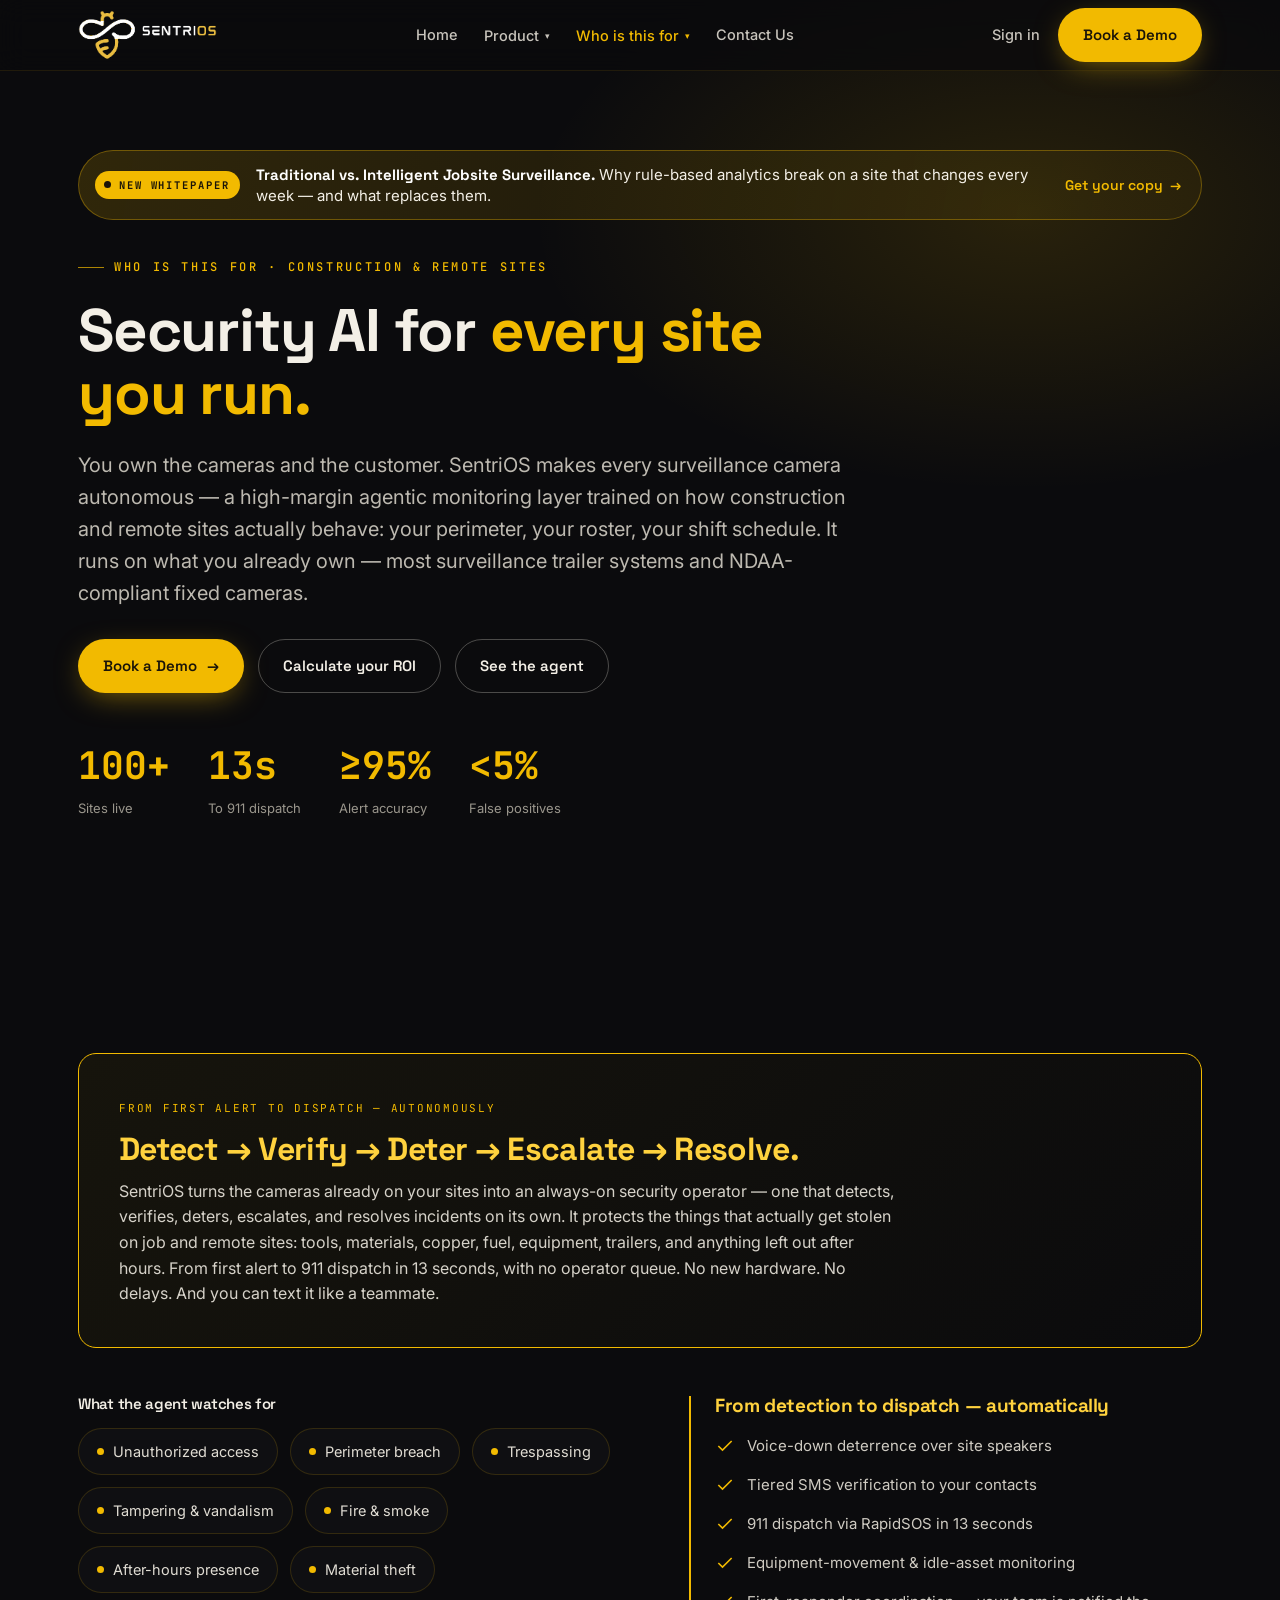
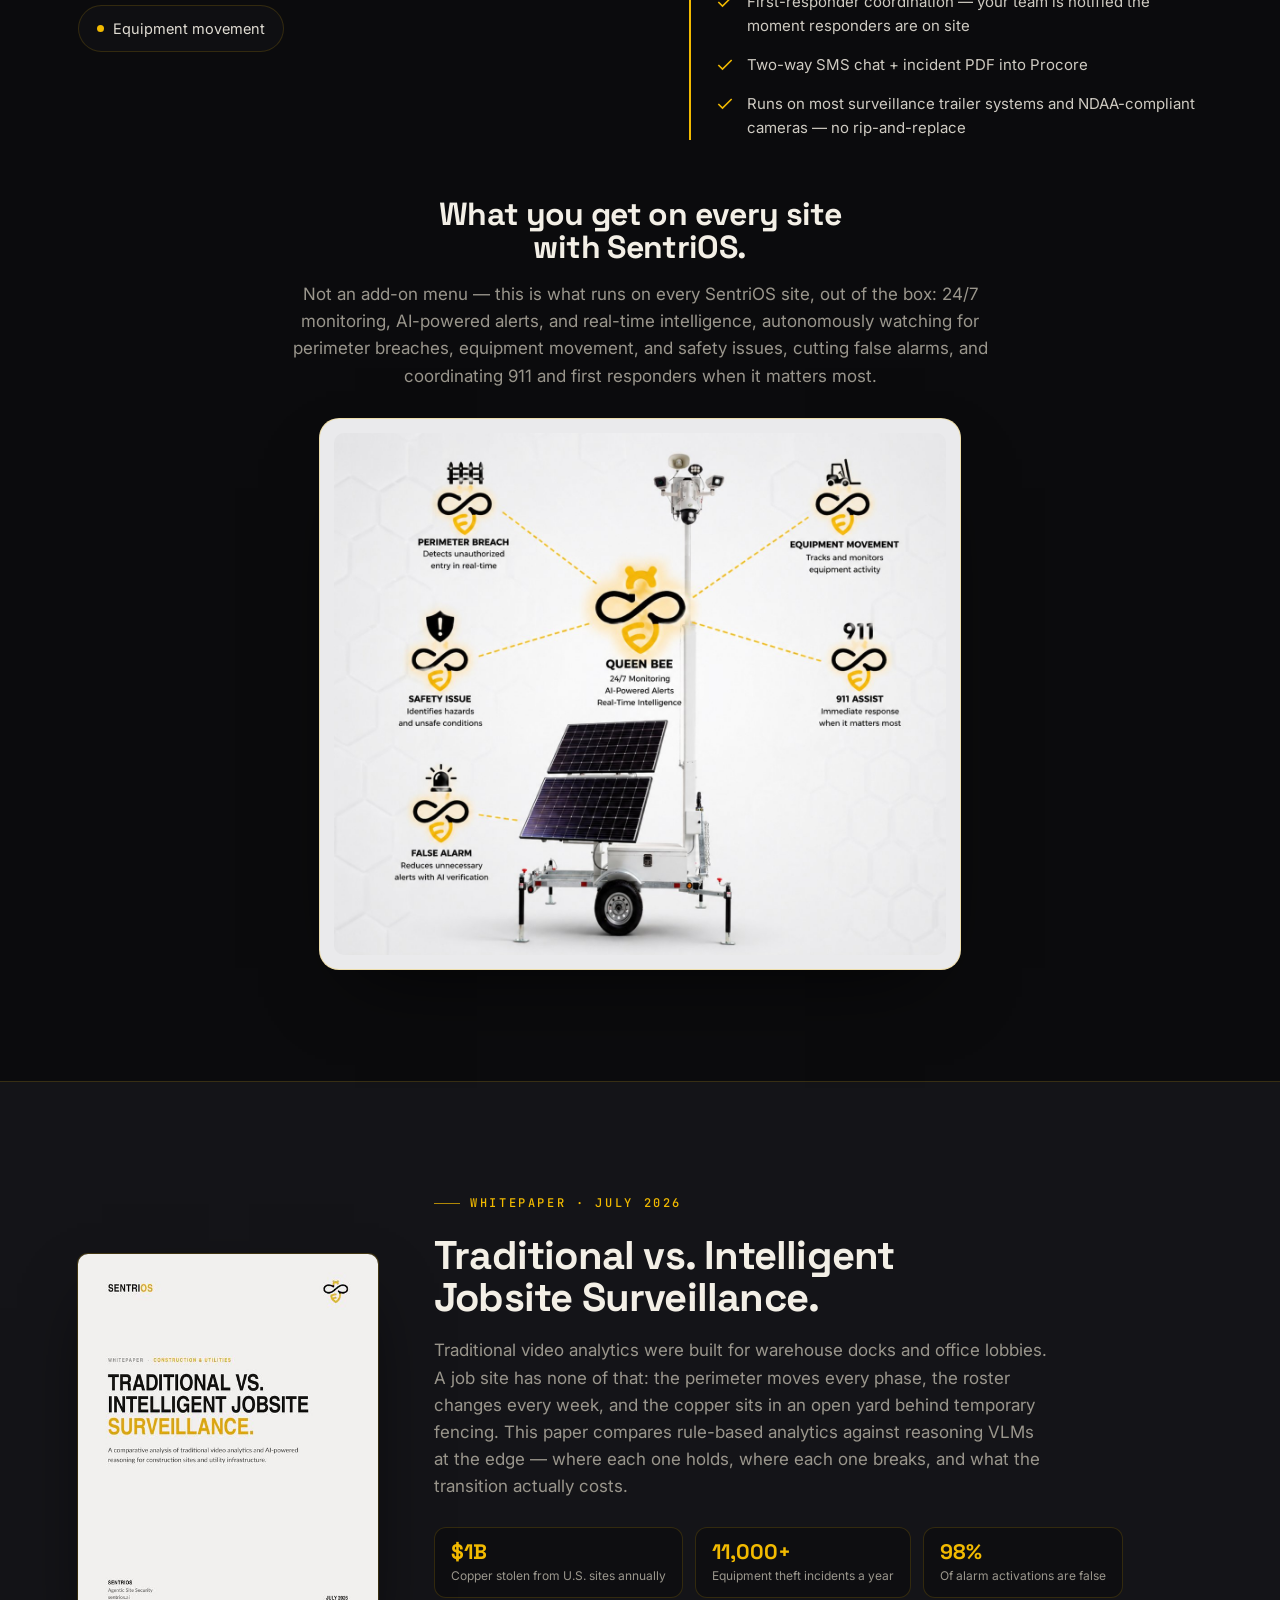
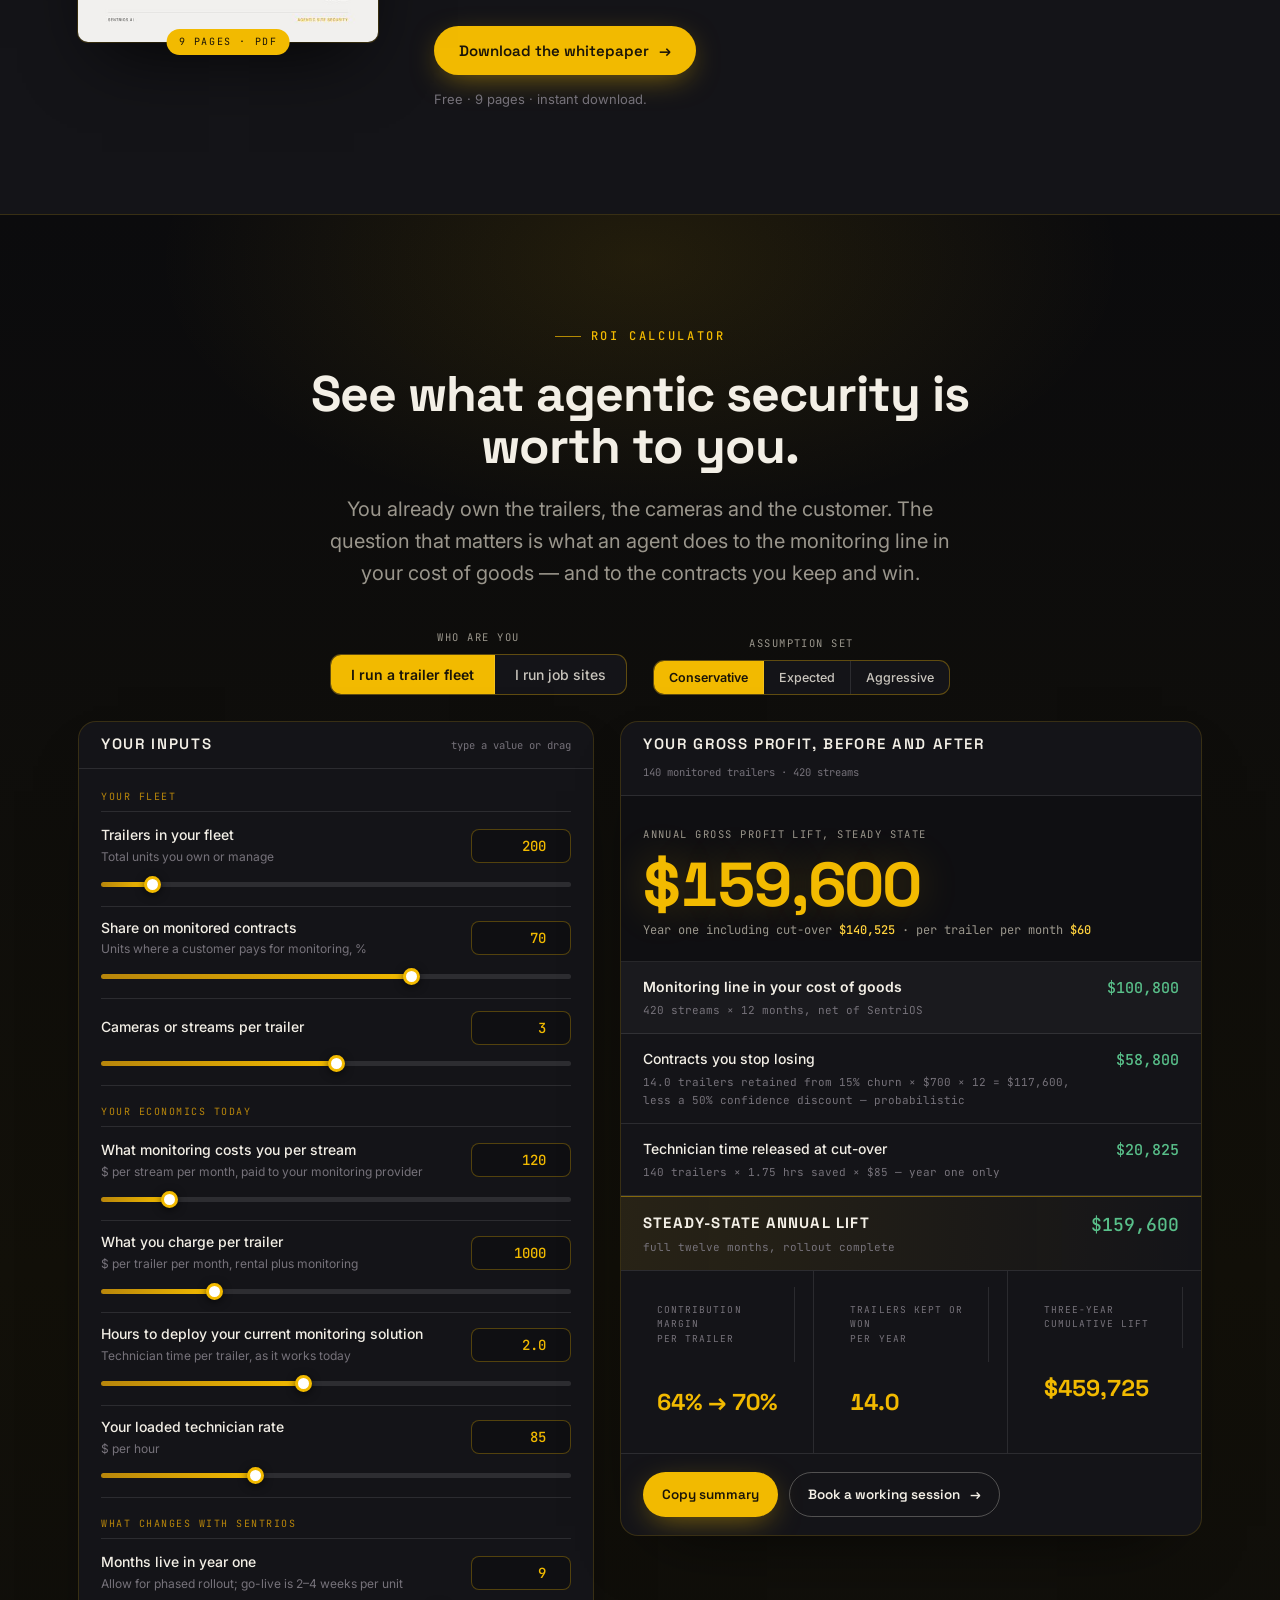
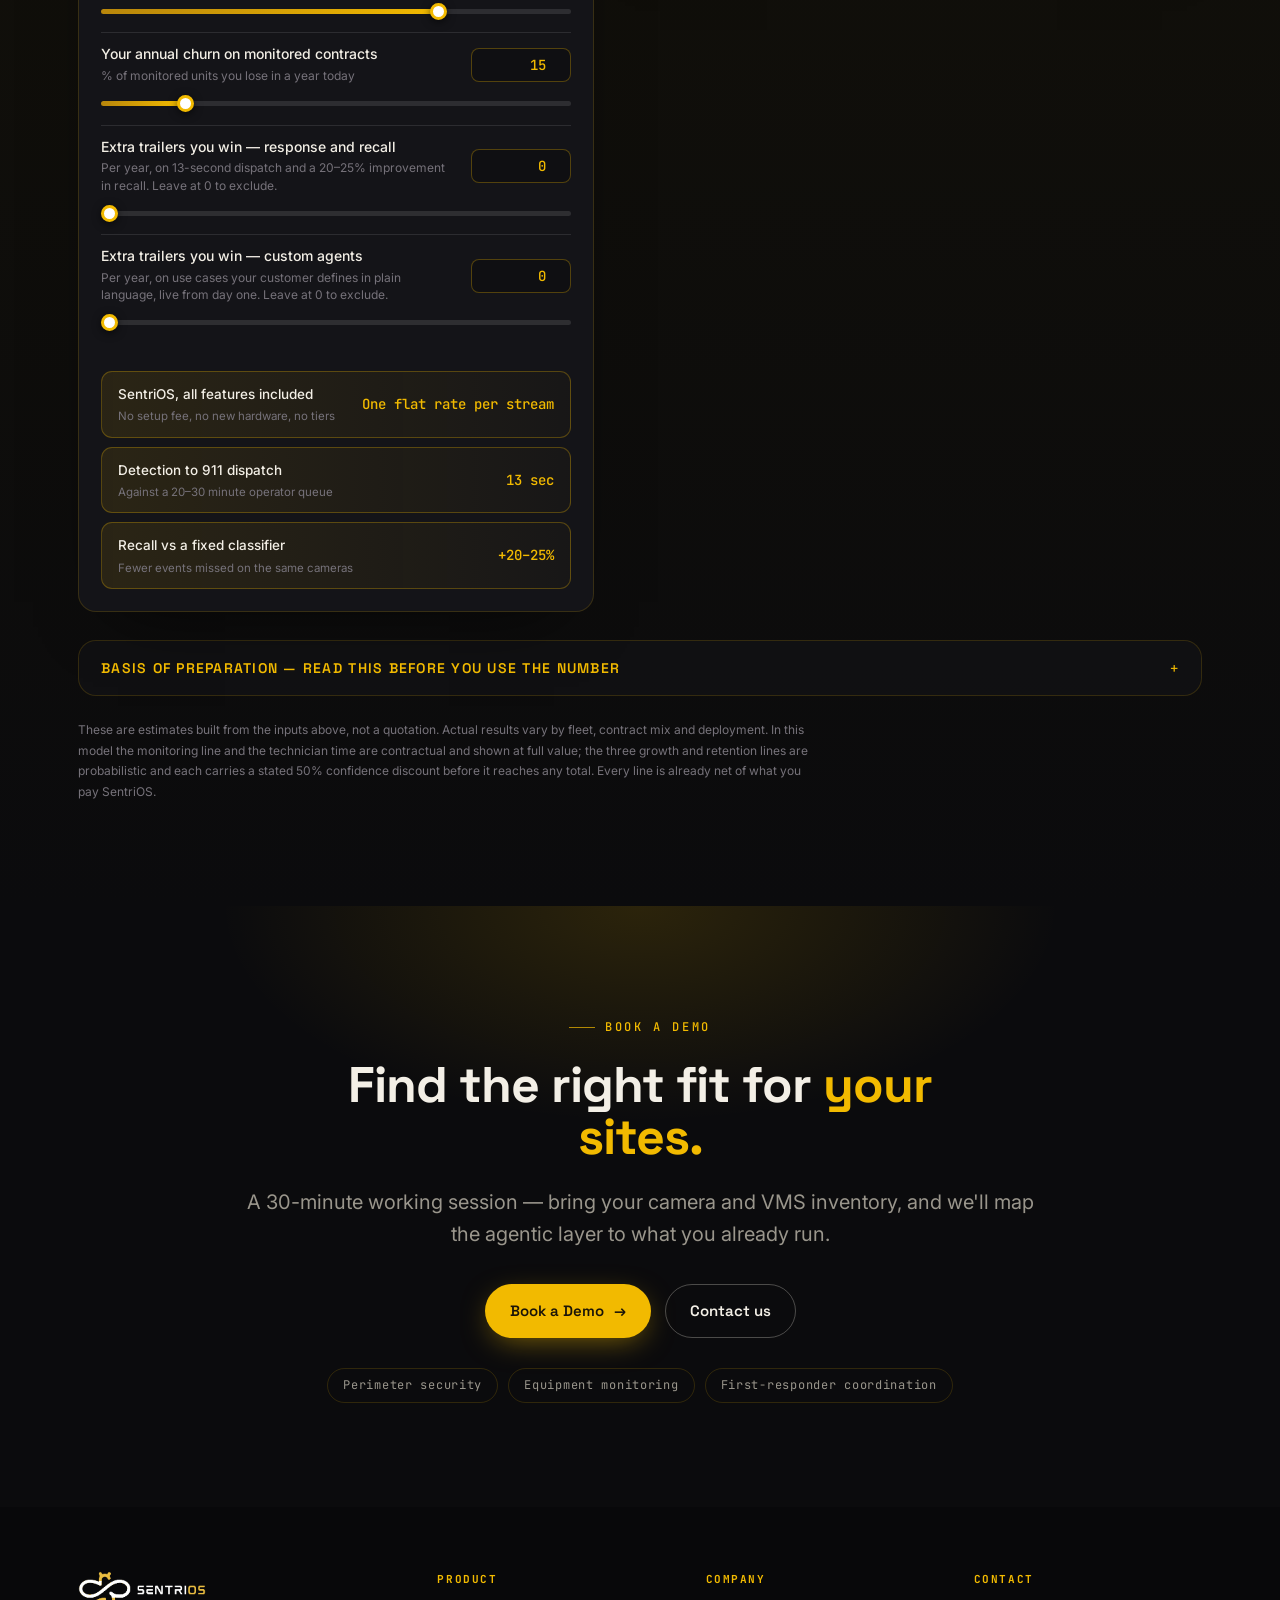
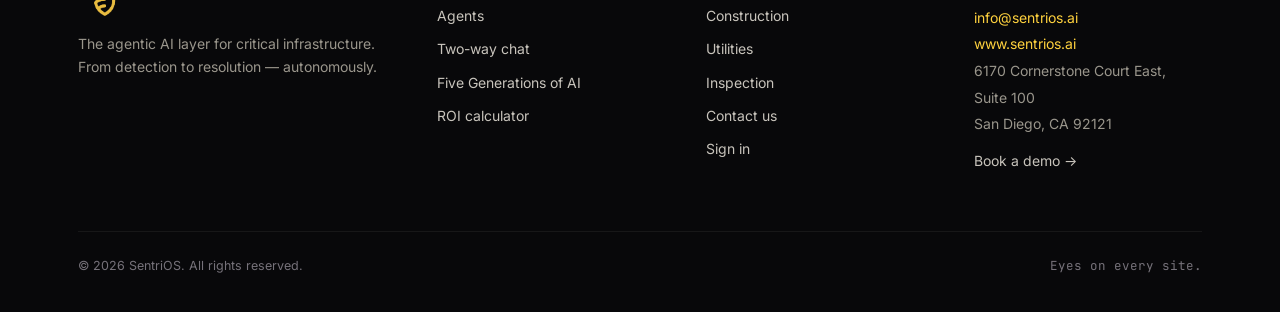
<file: construction_1.html>
<!DOCTYPE html>
<html lang="en">
<head>
<meta charset="UTF-8" />
<meta name="viewport" content="width=device-width, initial-scale=1.0" />
<title>SentriOS — Security AI for construction and remote sites</title>
<meta name="description" content="SentriOS turns the cameras on your construction and remote sites into autonomous security agents: detect, verify, deter, escalate, and resolve. Works with most surveillance trailer systems and NDAA-compliant cameras." />
<meta name="theme-color" content="#F2BA00" />
<link rel="canonical" href="https://www.sentrios.ai/construction.html">
<meta property="og:type" content="website">
<meta property="og:site_name" content="SentriOS">
<meta property="og:url" content="https://www.sentrios.ai/construction.html">
<meta property="og:title" content="SentriOS — Security AI for construction and remote sites">
<meta property="og:description" content="SentriOS turns the cameras on your construction and remote sites into autonomous security agents: detect, verify, deter, escalate, and resolve. Works with most surveillance trailer systems and NDAA-compliant cameras.">
<meta property="og:image" content="https://www.sentrios.ai/og-image.png">
<meta name="twitter:card" content="summary_large_image">
<link rel="icon" href="favicon.ico" sizes="any">
<link rel="icon" type="image/png" sizes="32x32" href="favicon-32.png">
<link rel="icon" type="image/png" sizes="16x16" href="favicon-16.png">
<link rel="apple-touch-icon" sizes="180x180" href="apple-touch-icon.png">
<link rel="preconnect" href="https://fonts.googleapis.com"><link rel="preconnect" href="https://fonts.gstatic.com" crossorigin>
<link href="https://fonts.googleapis.com/css2?family=Space+Grotesk:wght@400;500;600;700&family=Inter:wght@400;500;600&family=JetBrains+Mono:wght@400;500;700&display=swap" rel="stylesheet">
<link rel="stylesheet" href="styles.css">
<style>
/* ---------- whitepaper announcement + gate (self-contained, construction.html only) ---------- */
.wp-news{display:flex;align-items:center;gap:16px;flex-wrap:wrap;width:100%;
  padding:13px 20px 13px 16px;margin:0 0 30px;border-radius:999px;
  border:1px solid rgba(242,186,0,.34);
  background:linear-gradient(100deg,rgba(242,186,0,.16) 0%,rgba(242,186,0,.05) 42%,rgba(242,186,0,.10) 100%);
  background-size:220% 100%;animation:wp-sweep 7s linear infinite;
  cursor:pointer;text-align:left;font:inherit;color:inherit;-webkit-appearance:none;appearance:none;
  transition:border-color .2s,transform .2s,box-shadow .2s}
.wp-news:hover{border-color:var(--gold);transform:translateY(-1px);
  box-shadow:0 10px 34px -14px rgba(242,186,0,.6)}
@keyframes wp-sweep{0%{background-position:0% 0}100%{background-position:220% 0}}

.wp-tag{display:inline-flex;align-items:center;gap:8px;flex:none;
  font-family:'JetBrains Mono',monospace;font-size:10.5px;font-weight:700;letter-spacing:.18em;
  text-transform:uppercase;color:#1A1408;background:var(--gold);
  padding:6px 11px 6px 9px;border-radius:999px}
.wp-dot{width:7px;height:7px;border-radius:50%;background:#1A1408;animation:wp-pulse 1.6s ease-in-out infinite}
@keyframes wp-pulse{0%,100%{opacity:1;transform:scale(1)}50%{opacity:.35;transform:scale(.72)}}

.wp-news-txt{flex:1 1 240px;min-width:0;font-size:15px;color:var(--txt-lt);line-height:1.4}
.wp-news-txt b{font-family:'Space Grotesk',sans-serif;font-weight:700;color:#fff}
.wp-news-go{flex:none;display:inline-flex;align-items:center;gap:7px;
  font-family:'Space Grotesk',sans-serif;font-weight:600;font-size:14px;color:var(--gold)}
.wp-news-go .arr{transition:transform .2s}
.wp-news:hover .wp-news-go .arr{transform:translateX(4px)}

/* feature section */
.wp-sec{background:var(--ink-2);border-top:1px solid var(--line-dk);border-bottom:1px solid var(--line-dk)}
.wp-grid{display:grid;grid-template-columns:300px 1fr;gap:56px;align-items:center}
.wp-cover{position:relative}
.wp-cover img{width:100%;height:auto;border-radius:10px;
  box-shadow:0 30px 70px -24px rgba(0,0,0,.85),0 0 0 1px rgba(242,186,0,.22)}
.wp-cover::after{content:"9 PAGES · PDF";position:absolute;left:50%;bottom:-13px;transform:translateX(-50%);
  font-family:'JetBrains Mono',monospace;font-size:10px;letter-spacing:.16em;color:#1A1408;
  background:var(--gold);padding:5px 12px;border-radius:999px;white-space:nowrap}
.wp-h{font-size:clamp(27px,3.5vw,40px);margin-bottom:18px}
.wp-lead{font-size:17px;color:var(--mute);max-width:56ch}
.wp-stats{display:flex;flex-wrap:wrap;gap:12px;margin:26px 0 28px}
.wp-stat{border:1px solid var(--line-dk);border-radius:12px;padding:12px 16px;background:rgba(0,0,0,.28)}
.wp-stat .v{font-family:'Space Grotesk',sans-serif;font-weight:700;font-size:21px;color:var(--gold);line-height:1.1}
.wp-stat .l{font-size:12px;color:var(--mute);margin-top:3px}
.wp-note{font-size:13px;color:var(--mute-dk);margin-top:14px}
@media(max-width:860px){
  .wp-grid{grid-template-columns:1fr;gap:44px}
  .wp-cover{max-width:250px;margin:0 auto}
  .wp-news{border-radius:16px}
}

/* modal */
.wp-modal[hidden]{display:none}
.wp-modal{position:fixed;inset:0;z-index:200;display:flex;align-items:center;justify-content:center;padding:22px}
.wp-back{position:absolute;inset:0;background:rgba(5,5,7,.82);backdrop-filter:blur(6px);border:0}
.wp-card{position:relative;width:100%;max-width:452px;background:var(--ink-2);
  border:1px solid rgba(242,186,0,.24);border-radius:var(--r);padding:34px 32px 28px;
  box-shadow:0 40px 100px -30px rgba(0,0,0,.9);animation:wp-in .24s cubic-bezier(.2,.8,.3,1)}
@keyframes wp-in{from{opacity:0;transform:translateY(14px) scale(.985)}to{opacity:1;transform:none}}
.wp-x{position:absolute;top:12px;right:12px;width:34px;height:34px;border:0;border-radius:50%;
  background:transparent;color:var(--mute);font-size:22px;line-height:1;cursor:pointer}
.wp-x:hover{color:var(--gold);background:rgba(242,186,0,.09)}
.wp-card h3{font-size:23px;margin:10px 0 9px}
.wp-card .wp-sub{font-size:14.5px;color:var(--mute);margin-bottom:20px}
.wp-field{display:block;font-family:'JetBrains Mono',monospace;font-size:11px;letter-spacing:.14em;
  text-transform:uppercase;color:var(--mute);margin-bottom:8px}
.wp-in{width:100%;padding:13px 15px;border-radius:11px;background:#0B0B0D;
  border:1px solid rgba(243,239,230,.18);color:var(--txt-lt);font:400 15px 'Inter',sans-serif}
.wp-in:focus{outline:0;border-color:var(--gold);box-shadow:0 0 0 3px rgba(242,186,0,.15)}
.wp-in::placeholder{color:#5E5A55}
.wp-modal .btn-gold{width:100%;justify-content:center;margin-top:16px}
.wp-err{font-size:13px;color:var(--bad);margin-top:9px;min-height:0}
.wp-fine{font-size:12px;color:var(--mute-dk);margin-top:15px;line-height:1.55}
.wp-fine a{color:var(--mute);text-decoration:underline}
.wp-hp{position:absolute;left:-9999px;width:1px;height:1px;opacity:0}
.wp-ok{text-align:center;padding:8px 0 4px}
.wp-ok .tick{width:50px;height:50px;border-radius:50%;background:rgba(63,166,106,.14);
  border:1px solid rgba(63,166,106,.5);color:var(--ok);display:flex;align-items:center;justify-content:center;
  font-size:25px;margin:0 auto 16px}
.wp-ok p{font-size:14.5px;color:var(--mute);margin-top:8px}
.wp-ok a{color:var(--gold);text-decoration:underline}
@media(prefers-reduced-motion:reduce){
  .wp-news,.wp-dot,.wp-card{animation:none}
  .wp-news:hover{transform:none}
}
</style>
</head>
<body id="top">
<header class="nav">
  <div class="wrap nav-inner">
    <a href="index.html" class="brand" aria-label="SentriOS home"><img src="logo-light.png" alt="SentriOS"></a>
    <nav class="navlinks" id="nav">
      <a href="index.html">Home</a>
      <div class="dropdown">
        <button class="ddbtn" aria-haspopup="true">Product <span class="caret">&#9662;</span></button>
        <div class="ddmenu">
          <a href="agents.html">Agents<span class="d">The autonomous incident agent</span></a>
          <a href="five-generations.html">Five Generations of AI<span class="d">Why the 5th generation wins</span></a>
        </div>
      </div>
      <div class="dropdown">
        <button class="ddbtn active" aria-haspopup="true">Who is this for <span class="caret">&#9662;</span></button>
        <div class="ddmenu">
          <a href="construction.html">Construction &amp; remote sites<span class="d">Security AI for job and remote sites</span></a>
          <a href="utilities.html">Utilities<span class="d">Advancing utility operations</span></a>
          <a href="inspection.html">Inspection companies<span class="d">An AI co-inspector</span></a>
        </div>
      </div>
      <a href="contact.html">Contact Us</a>
      <a href="https://app.sentrios.ai" class="mob-only" target="_blank" rel="noopener">Sign in</a>
      <a href="https://calendly.com/sai-sentrios/30min" class="mob-only" target="_blank" rel="noopener">Book a Demo</a>
    </nav>
    <div class="nav-cta">
      <a href="https://app.sentrios.ai" class="signin" target="_blank" rel="noopener">Sign in</a>
      <a href="https://calendly.com/sai-sentrios/30min" class="btn btn-gold" target="_blank" rel="noopener">Book a Demo</a>
      <button class="menu-btn" id="menuBtn" aria-label="Menu" aria-expanded="false"><span></span><span></span><span></span></button>
    </div>
  </div>
</header>
<main>
<section class="ihero">
  <div class="wrap">
    <div class="reveal">
      <button type="button" class="wp-news" data-wp-open aria-label="New whitepaper: Traditional vs. Intelligent Jobsite Surveillance — get your copy">
        <span class="wp-tag"><span class="wp-dot" aria-hidden="true"></span>New whitepaper</span>
        <span class="wp-news-txt"><b>Traditional vs. Intelligent Jobsite Surveillance.</b> Why rule-based analytics break on a site that changes every week &mdash; and what replaces them.</span>
        <span class="wp-news-go">Get your copy <span class="arr" aria-hidden="true">&rarr;</span></span>
      </button>
      <span class="eyebrow">Who is this for &middot; Construction &amp; remote sites</span>
      <h1>Security AI for <span class="hl">every site you run.</span></h1>
      <p class="sub">You own the cameras and the customer. SentriOS makes every surveillance camera autonomous &mdash; a high-margin agentic monitoring layer trained on how construction and remote sites actually behave: your perimeter, your roster, your shift schedule. It runs on what you already own &mdash; most surveillance trailer systems and NDAA-compliant fixed cameras.</p>
      <div class="ihero-cta">
        <a href="https://calendly.com/sai-sentrios/30min" class="btn btn-gold" target="_blank" rel="noopener">Book a Demo <span class="arr">&rarr;</span></a>
        <a href="#roi" class="btn btn-ghost">Calculate your ROI</a>
        <a href="agents.html" class="btn btn-ghost">See the agent</a>
      </div>
      <div class="ihero-stats">
        <div class="s"><div class="v">100+</div><div class="l">Sites live</div></div>
        <div class="s"><div class="v">13s</div><div class="l">To 911 dispatch</div></div>
        <div class="s"><div class="v">&ge;95%</div><div class="l">Alert accuracy</div></div>
        <div class="s"><div class="v">&lt;5%</div><div class="l">False positives</div></div>
      </div>
    </div>
  </div>
</section>

<section class="band">
  <div class="wrap">
    <div class="aud-featured reveal">
      <span class="tag">From first alert to dispatch &mdash; autonomously</span>
      <h3>Detect &rarr; Verify &rarr; Deter &rarr; Escalate &rarr; Resolve.</h3>
      <p>SentriOS turns the cameras already on your sites into an always-on security operator &mdash; one that detects, verifies, deters, escalates, and resolves incidents on its own. It protects the things that actually get stolen on job and remote sites: tools, materials, copper, fuel, equipment, trailers, and anything left out after hours. From first alert to 911 dispatch in 13 seconds, with no operator queue. No new hardware. No delays. And you can text it like a teammate.</p>
    </div>
    <div class="detect-grid">
      <div class="reveal">
        <h3 class="mini-h">What the agent watches for</h3>
        <div class="chips">
          <span class="chip">Unauthorized access</span><span class="chip">Perimeter breach</span><span class="chip">Trespassing</span><span class="chip">Tampering &amp; vandalism</span><span class="chip">Fire &amp; smoke</span><span class="chip">After-hours presence</span><span class="chip">Material theft</span><span class="chip">Equipment movement</span>
        </div>
      </div>
      <div class="act reveal">
        <h3>From detection to dispatch &mdash; automatically</h3>
        <ul>
          <li><svg viewBox="0 0 24 24"><path d="M20 6L9 17l-5-5"/></svg>Voice-down deterrence over site speakers</li>
          <li><svg viewBox="0 0 24 24"><path d="M20 6L9 17l-5-5"/></svg>Tiered SMS verification to your contacts</li>
          <li><svg viewBox="0 0 24 24"><path d="M20 6L9 17l-5-5"/></svg>911 dispatch via RapidSOS in 13 seconds</li>
          <li><svg viewBox="0 0 24 24"><path d="M20 6L9 17l-5-5"/></svg>Equipment-movement &amp; idle-asset monitoring</li>
          <li><svg viewBox="0 0 24 24"><path d="M20 6L9 17l-5-5"/></svg>First-responder coordination &mdash; your team is notified the moment responders are on site</li>
          <li><svg viewBox="0 0 24 24"><path d="M20 6L9 17l-5-5"/></svg>Two-way SMS chat + incident PDF into Procore</li>
          <li><svg viewBox="0 0 24 24"><path d="M20 6L9 17l-5-5"/></svg>Runs on most surveillance trailer systems and NDAA-compliant cameras &mdash; no rip-and-replace</li>
        </ul>
      </div>
    </div>
    <div class="qbee reveal">
      <h3 class="qbee-title">What you get on every site with SentriOS.</h3>
      <p class="qbee-lead">Not an add-on menu &mdash; this is what runs on every SentriOS site, out of the box: 24/7 monitoring, AI-powered alerts, and real-time intelligence, autonomously watching for perimeter breaches, equipment movement, and safety issues, cutting false alarms, and coordinating 911 and first responders when it matters most.</p>
      <div class="qbee-frame"><img src="queen-bee.png" alt="SentriOS Queen Bee on a solar surveillance trailer, with autonomous monitoring for perimeter breach, equipment movement, safety issues, false-alarm reduction, and 911 assist."></div>
    </div>
  </div>
</section>

<section class="band wp-sec" id="whitepaper">
  <div class="wrap">
    <div class="wp-grid">
      <div class="wp-cover">
        <img src="[data-uri]" alt="Cover of the SentriOS whitepaper, Traditional vs. Intelligent Jobsite Surveillance" width="520" height="673" loading="lazy" decoding="async">
      </div>
      <div>
        <span class="eyebrow">Whitepaper &middot; July 2026</span>
        <h2 class="wp-h">Traditional vs. Intelligent<br>Jobsite Surveillance.</h2>
        <p class="wp-lead">Traditional video analytics were built for warehouse docks and office lobbies. A job site has none of that: the perimeter moves every phase, the roster changes every week, and the copper sits in an open yard behind temporary fencing. This paper compares rule-based analytics against reasoning VLMs at the edge &mdash; where each one holds, where each one breaks, and what the transition actually costs.</p>
        <div class="wp-stats">
          <div class="wp-stat"><div class="v">$1B</div><div class="l">Copper stolen from U.S. sites annually</div></div>
          <div class="wp-stat"><div class="v">11,000+</div><div class="l">Equipment theft incidents a year</div></div>
          <div class="wp-stat"><div class="v">98%</div><div class="l">Of alarm activations are false</div></div>
        </div>
        <button type="button" class="btn btn-gold" data-wp-open>Download the whitepaper <span class="arr" aria-hidden="true">&rarr;</span></button>
        <p class="wp-note">Free &middot; 9 pages &middot; instant download.</p>
        <noscript><p class="wp-note">Enable JavaScript to download, or email <a href="mailto:info@sentrios.ai" style="color:var(--gold);text-decoration:underline">info@sentrios.ai</a> and we&rsquo;ll send it over.</p></noscript>
      </div>
    </div>
  </div>
</section>

<section class="band roi" id="roi">
  <div class="wrap">
    <div class="reveal roi-head">
      <span class="eyebrow" style="justify-content:center">ROI calculator</span>
      <h2 class="h-sec">See what agentic security is worth to you.</h2>
      <p class="lead" id="roi-dek">Two calculators, because a fleet owner and a builder are not solving the same problem. Every assumption is editable, every line shows its own arithmetic, and the default state is the conservative case.</p>
    </div>

    <div class="roi-controls reveal">
      <div>
        <span class="roi-ctl-lab">Who are you</span>
        <div class="roi-seg" role="group" aria-label="Choose your role">
          <button type="button" id="roi-m-fleet" aria-pressed="true">I run a trailer fleet</button>
          <button type="button" id="roi-m-site" aria-pressed="false">I run job sites</button>
        </div>
      </div>
      <div>
        <span class="roi-ctl-lab">Assumption set</span>
        <div class="roi-seg small" role="group" aria-label="Choose an assumption set">
          <button type="button" data-roi-p="cons" aria-pressed="true">Conservative</button>
          <button type="button" data-roi-p="exp" aria-pressed="false">Expected</button>
          <button type="button" data-roi-p="agg" aria-pressed="false">Aggressive</button>
        </div>
      </div>
    </div>

    <div class="roi-cols reveal">
      <div class="roi-card">
        <div class="roi-card-hd">
          <h3>Your inputs</h3>
          <span class="note">type a value or drag</span>
        </div>
        <div class="roi-card-bd" id="roi-inputs"><noscript><p class="roi-noscript">The sliders need
          JavaScript. The figures opposite are the conservative trailer-fleet default: 200 trailers,
          70% on monitored contracts, 3 streams each, monitoring at $120 per stream per month, 15%
          annual churn, and two technician-hours to deploy a trailer today.</p></noscript></div>
        <div class="roi-locks" id="roi-locks"></div>
      </div>

      <div class="roi-card">
        <div class="roi-card-hd">
          <h3 id="roi-ledger-title">Your gross profit, before and after</h3>
          <span class="note" id="roi-ledger-note">140 monitored trailers &middot; 420 streams</span>
        </div>
        <!-- Static conservative trailer-fleet default. Crawlers, link previews, no-JS
             and the first paint all see a real number; the script overwrites it. -->
        <div class="roi-hero">
          <span class="lbl" id="roi-hero-lbl">Annual gross profit lift, steady state</span>
          <div class="big pos" id="roi-hero-val">$159,600</div>
          <div class="sub" id="roi-hero-sub">Year one including cut-over <b>$140,525</b> &middot; per trailer per month <b>$60</b></div>
        </div>
        <div id="roi-ledger">
          <div class="roi-line roi-sub-total"><div class="l"><div class="t">Monitoring line in your cost of goods</div><div class="m">420 streams &times; 12 months, net of SentriOS</div></div><div class="v pos">$100,800</div></div>
          <div class="roi-line"><div class="l"><div class="t">Contracts you stop losing</div><div class="m">14.0 trailers retained from 15% churn &times; $700 &times; 12 = $117,600, less a 50% confidence discount &mdash; probabilistic</div></div><div class="v pos">$58,800</div></div>
          <div class="roi-line"><div class="l"><div class="t">Technician time released at cut-over</div><div class="m">140 trailers &times; 1.75 hrs saved &times; $85 &mdash; year one only</div></div><div class="v pos">$20,825</div></div>
          <div class="roi-line roi-total"><div class="l"><div class="t">Steady-state annual lift</div><div class="m">full twelve months, rollout complete</div></div><div class="v pos">$159,600</div></div>
        </div>
        <div class="roi-strip" id="roi-strip">
          <div><div class="k">Contribution margin<br>per trailer</div><div class="n">64% &rarr; 70%</div></div>
          <div><div class="k">Trailers kept or won<br>per year</div><div class="n">14.0</div></div>
          <div><div class="k">Three-year<br>cumulative lift</div><div class="n">$459,725</div></div>
        </div>
        <div class="roi-send" id="roi-send" hidden>
          <div class="st">Get the full study</div>
          <div class="sh">Every line, every assumption &mdash; sent to your inbox.</div>
          <div class="srow">
            <input type="email" id="roi-send-email" placeholder="you@company.com" autocomplete="email" aria-label="Your email address">
            <input type="text" id="roi-company-website" name="company_website" tabindex="-1" autocomplete="off" aria-hidden="true" style="position:absolute;left:-9999px;width:1px;height:1px;opacity:0">
            <button type="button" class="btn btn-ghost" id="roi-send-btn">Send it to me</button>
          </div>
          <div class="msg" id="roi-send-msg" role="status" aria-live="polite"></div>
          <p class="roi-consent">Used only to send this and to follow up. <a href="contact.html">Ask us</a> to delete it.</p>
        </div>

        <div class="roi-acts">
          <button type="button" class="btn btn-gold" id="roi-copy">Copy summary</button>
          <a href="https://calendly.com/sai-sentrios/30min" class="btn btn-ghost" target="_blank" rel="noopener">Book a working session <span class="arr">&rarr;</span></a>
        </div>
      </div>
    </div>

    <details class="roi-basis reveal">
      <summary>Basis of preparation &mdash; read this before you use the number</summary>
      <div class="roi-basis-bd" id="roi-basis"></div>
    </details>

    <p class="roi-disc">These are estimates built from the inputs above, not a quotation. Actual results vary by fleet, contract mix and deployment. In this model the monitoring line and the technician time are contractual and shown at full value; the three growth and retention lines are probabilistic and each carries a stated 50% confidence discount before it reaches any total. Every line is already net of what you pay SentriOS.</p>
  </div>
</section>

<section class="band cta" id="demo">
  <div class="wrap">
    <span class="eyebrow" style="justify-content:center">Book a demo</span>
    <h2>Find the right fit for <span class="hl">your sites.</span></h2>
    <p class="lead">A 30-minute working session &mdash; bring your camera and VMS inventory, and we'll map the agentic layer to what you already run.</p>
    <div class="cta-row">
      <a href="https://calendly.com/sai-sentrios/30min" class="btn btn-gold" target="_blank" rel="noopener">Book a Demo <span class="arr">&rarr;</span></a>
      <a href="contact.html" class="btn btn-ghost">Contact us</a>
    </div>
    <div class="cta-tags"><span>Perimeter security</span><span>Equipment monitoring</span><span>First-responder coordination</span></div>
  </div>
</section></main>
<footer>
  <div class="wrap">
    <div class="foot-grid">
      <div class="foot-brand">
        <a href="index.html" class="brand" aria-label="SentriOS home"><img src="logo-light.png" alt="SentriOS"></a>
        <p>The agentic AI layer for critical infrastructure. From detection to resolution — autonomously.</p>
      </div>
      <div><h5>Product</h5><a class="flink" href="agents.html">Agents</a><a class="flink" href="agents.html#sms">Two-way chat</a><a class="flink" href="five-generations.html">Five Generations of AI</a><a class="flink" href="construction.html#roi">ROI calculator</a></div>
      <div><h5>Company</h5><a class="flink" href="construction.html">Construction</a><a class="flink" href="utilities.html">Utilities</a><a class="flink" href="inspection.html">Inspection</a><a class="flink" href="contact.html">Contact us</a><a class="flink" href="https://app.sentrios.ai" target="_blank" rel="noopener">Sign in</a></div>
      <div><h5>Contact</h5><address><a href="mailto:info@sentrios.ai">info@sentrios.ai</a><br><a href="https://www.sentrios.ai">www.sentrios.ai</a><br>6170 Cornerstone Court East, Suite 100<br>San Diego, CA 92121</address><a class="flink" style="margin-top:12px" href="https://calendly.com/sai-sentrios/30min" target="_blank" rel="noopener">Book a demo &rarr;</a></div>
    </div>
    <div class="foot-bottom"><span>&copy; <span id="yr"></span> SentriOS. All rights reserved.</span><span class="mono">Eyes on every site.</span></div>
  </div>
</footer>
<!-- whitepaper email gate -->
<div class="wp-modal" id="wp-modal" hidden role="dialog" aria-modal="true" aria-labelledby="wp-modal-h">
  <button type="button" class="wp-back" id="wp-back" aria-label="Close"></button>
  <div class="wp-card">
    <button type="button" class="wp-x" id="wp-x" aria-label="Close">&times;</button>

    <div id="wp-step-form">
      <span class="eyebrow" style="margin-bottom:0">Whitepaper</span>
      <h3 id="wp-modal-h">Where should we send it?</h3>
      <p class="wp-sub">Enter your email and the PDF downloads right away.</p>
      <form id="wp-form" novalidate>
        <label class="wp-field" for="wp-email">Work email</label>
        <input class="wp-in" type="email" id="wp-email" name="email" placeholder="you@company.com"
               autocomplete="email" inputmode="email" required>
        <input class="wp-hp" type="text" id="wp-hp" name="company_website" tabindex="-1" autocomplete="off" aria-hidden="true">
        <div class="wp-err" id="wp-err" role="alert"></div>
        <button type="submit" class="btn btn-gold" id="wp-submit">Download the whitepaper</button>
      </form>
      <p class="wp-fine">We'll only use this to send you the paper and occasional SentriOS updates. Unsubscribe any time.</p>
    </div>

    <div id="wp-step-done" class="wp-ok" hidden>
      <div class="tick" aria-hidden="true">&#10003;</div>
      <h3>Your download is starting.</h3>
      <p>If it doesn't begin automatically, <a href="#" id="wp-manual" download>click here to download the PDF</a>.</p>
    </div>
  </div>
</div>
<script src="app.js"></script>
<script id="wp-pdf-data" type="text/plain">JVBERi0xLjcKJfCflqQKNSAwIG9iago8PC9GaWx0ZXIgL0ZsYXRlRGVjb2RlL0xlbmd0aCAxMjIzPj4Kc3RyZWFtCnjatVhbq+M2EH73r/DzQnQ00ugGBz/0AqVQ2ELaXfbQhyROlkLPlm7/P3TGshNJsZST0I0htjSemW+ulgS9pGsD9OeC6g+v3T+dFM5M0+eHafpy8ZQH24M0tv967D50X2j2aQdC9p//Jf6ARgbf8wOAs/yg+dd//bzKXM6dul/pykRKSz/XXz+QyO+2HSx2eBAsR5FqibrfvnZPv/z08dP733vl++2pe3mW0qphA/BMf0qA88YBqvgfiKqbVBxbVBuaVNmUrAb5R7/9uftxS/Z6h4aMEnb2pFTaqFBaCzYI5wOQbTdsNtBEluk2VjqPpNSQSmQU5hy+K1+roIW3wSmXKgZcFDtyp7Ok2Hkh2b0nesTLGFU+ZhemY13QDQ4blYzhcE1v8XMQsrHPxrAbs7GSsklnfrg3bEoaob10AW+6T+1z93EcM/eVcG6488r8gn/S1+Avw3UTT+5eCcc2vcRzSz/6+9KppF+lh0rDeVfX0Q6ENsGhTUNpaVJrKS/dJwzmeTBUXMGDArAUfkshnmJToVCSVyjqVKOQpTU94X4einONZ7wfNUWthq1KcXJQssJUhx3mxpaHCjUItBZh6pYvTcvr9tX9qNX9ljcoVWl6/wCCB+ypRwXx/oxRuqpH/Z/ZrB/4osb0CCCM09Sg25VcxzQ2aryWxU4+EMzHEm0T7q7YcajAVg/k4Lksp8iopbkq473ihYeiAtXrXdbowKGEEGPz/W8ft5/e9+CK2Eg9aM13ygEGiYNnRHoaaYg3G2nzyE+v0IgQhp2Lk+MAyLNxuEibObLRLspGGTWFSBvjmyFlJxS0FKMRLR18Mr0vcEwCbCLnjErX9ZMwhRF5AmARk/G/[base64]/[base64]/uU5xcZMpFHbz79ScyjPASL43GE0353kuNIS6zd3hxRjfIE/Q9/Txiz6z/pOudCCmVuZHN0cmVhbQplbmRvYmoKNyAwIG9iago8PC9GaWx0ZXIgL0ZsYXRlRGVjb2RlL0xlbmd0aCAyOTI4Pj4Kc3RyZWFtCnjatVxbqxy5EX6fXzHPC6et0l1gBrKbzQ0CGzjJmjV5mMuZJWAnZPP/IVK31K2qLqmnx7YPnDPTaklVpaqvLpIMRxF/XiD+ckEer58P/z2IwZnx8fxhfLz8pEce7BGEscff3g4/H/4dn747wyCOv/4v9g/aiOCP6QOAs+mDSv+Ov/3KdqbP7oe/xZ80lYfBHr2zgwUh7fHz9MCFNLQyQR8/HbwtozceL90/HX7+Lk5XUeqdNpH5wWaChVRGhkQnO6zVbtA2/nNHbwY7fYoEU6qskYPHr9y/iyxVM4upZf0hzv396wHKwoxDR+rj0EKr4+vnw7u//unDLz/94yj98fV++PheCCtPLwDv4y85gPPGgZbT7xBbVbdV33qtNnRbRXdkeRL/PL7+5fDja1fSNbdgw+B8gMjbBs8GupShuY0Vzus4qYlT6kSFmfVxLWuv4hoHJ109MegysYwicTZO7Pwg0lQ+ftTL98g2/n7D35NI0fcoRBuW74mxul3eyftkPHnpj0/poeOv6CP8yPMJFlHuUlup3GBCXE2oRal0MgsR7b2obzilidR9+iNPmYzMnUx/4Tp+1Rf0jjhVbbmHkyddP0XDRWar/k4wo6U396qtNhEtDBirvgbPRhd6zLReoyDUxICvO2RxmFCTDBGlRAJdKGoPk9qzS+Rk5E1FcY3k/vD3D6+//BS1fVAhdpmVHs4nn4iYZCqzFCcehJyWSL1NjfidiULppm92+gboW27zJwnTcPmpXQRUegAaW6L+MzX1vNf6ldIW1oQCQP2K9DNN419VTy8QuDxqEUr5QQkdYY0K/cPv/vjjH/68FnrmIRJhFxFIW1Edzpl3hQQyvXlW8/Lo1HirZSex7BViHtqjaVHPKzUjejvJNapMNkPjUuPUP6LXE6pqtBwUWBfcowqL1aDib//CRaseBGiRjPuxhVv0061MIMsx/ymrcTmFajVQv4wGhSF/Ar28WpYqcGqArWQazdosAgIDQQ/BFcY+LniDJyiz2ic1q9B5LbyIqTvYavAbJyesknoW135dkipFdhH8PeF6U5eQdMVMil+1FTYviM1rZTK84RJ8YhE0dCzVolGu9URY3/[base64]/SzUaicNIqGDZdbXIYDUZdEsVFygBsTZTEi4j02KDm8yUsbw/KHmFQdiJ2Lki/[base64]/72kwm8H2UsQV5Vs1m5TNtG4zPVWS5e4MZQzSsWnXQ5lJVXGQrIS7MoDBQLdlBiJL+3e4LlXj4JTUzereLjOTc6KC2x7fhuHc4Ex8JU0dmSmnPprOUhZqz/[base64]//XMKvKxP3DL0cjn2psZfHIOTPhJrJ1jfyPxZQOFDtpsaAWuENQgN+uYCptptRExSA3BWl/UXtwmkp4vSbk1na0qsd5bJd6sciiueNSr+OGSJ1aIhgrdmPX5GjWXdRiYRUSk2UcWtrSw7rB/d01zpUfX9tIbg61fwYCDl2LHDI9lBnMcwlmFlIOB2iqejQRxceZOXCdR3Y6WL86+ju/YfEK2qxHnWYhTfq5KifPbR+coEesIExPswzbBbA2dbGTYPjJy2SZbfHh8t5uv1WFf1kN/tmSFIaPESpZsyFusk5x+az14hfQbLzBXzyZ5Y+gkFbx37xot0mh+99r2YhVowwqbGJD64mWzhsbvEwHndNxmXoGLvbv3IfmN2dkOm0MTbd67/dPcgv9G26ZrnOB02boBTK3L+/dJ+cyslme33LCjaLBSXtjcbw/tPQOWxLKQF2ZboBGlsMYPjFdZijwP6hhTOgIufq0qYc+G2Kw74uyGp/uLauSjJlrpB+2VD+iAI8wHHKMvfXHvTy8xuHCy/jftYqlGUzoOCLbRqG3ai+DbokBeJDQax5OerVHTicJ2z1unUfca00bAk6farBWDlEGA69fJLXe4zLXPPeCN19gGfFGU7FvV5taJZJ/dANljQ5KFb2gjCUkxwuiXsI9v7uwzBSdg9w25chI5+mDbWxI937DjvAxBuUv7yAFPIXBe3SOwCW0fyHfncqmGZ7M+ZiG66HzzGNrih7k6B1c2YGNb/mSJa69jQ0k6J0XWxrEfaaXxQ4jxa5BEPs3dSHcupxdBwFc5fTlW0OD6yBm5Om3ZffwyUb4fL7WGQfmIuI5KaOM4HClvz3sYYet024UrSV44reqETewoMV4y68ILm1PtCMLwbv6dwU/Fn4BxIuZNFlnkkyhGNu1h2rGOyjCeLODrAywXLSzIu4j1UXvw06sPA2gWBj4EgVPqpOL1oalpNOCy5oXXsVipt4/ikH2D22S3vXoou3H/bArfg7LWqcGvUzN96BAup58y5kK+1s9vWXnl3Yhun43KXOMlxwnKQy5mX02tPnn9JZ5HgR1scNZQObeP+3/h0W7iaqoTiapVwCXOjStktGDkSwLWrQgROhGiZs/ErwvdG5JiNo7eiizGVUjgWvFhbbfwYDteQIfBCGRle448Pn/QHZQbpDdGO0LDTs/eo5bkGted2f/G/h400Y9EQA8cnCevYP995YKJZQtUf/[base64]/Mt9Jh0Te90p44/civ4/SmXE0EZo4svfraYrnw7ZQe9DE4MxgVbU+XK9/Vk0/liV2elG7VI3rV23kvlUmX2n1EAZk+TPiZLnuTAaf72zJ6cBtMsPMV74qK/IqrXhmveKOL8FpFEFZxKj1dG40f0pT8xeMQwuCkMBgeIKZnSgmBLnvrVIrTfgDnvNFxCgAjdL7rrU2jMVXbmo3jEjcbRW/Y3pypNtgettuzR1C0xi5BgG3MSRiCik5SESnnjL8tUHtdbj8XHY0AP1hpvEih3TEZrtOQbv2PSzXeK6/+U4SkCRMhcMQ9x/9WYek+0rqMIarx4pvv/hU738Q1WH17u8H9cr6L2y0GL+eLedPyJu5w/P1/RhrRz/8B4/LsbQplbmRzdHJlYW0KZW5kb2JqCjkgMCBvYmoKPDwvRmlsdGVyIC9GbGF0ZURlY29kZS9MZW5ndGggMjkyMT4+CnN0cmVhbQp42s1bWasstxF+P7+inw23r0q74DLgJM4GAQdO4osPfpjljAnkOsT5/5DqljStUpc03eNxyDkwS2urkqq+WlQDg8D/D4AvLsjh/OXl3y9idGZ+fPswP17+p0ce7ADC2OHn95fvXn7Cpx+PMIrhx//g+KCNCH6YPgA4O31Q09/w84/s4PrZ9eWv+D8t5WG0gwIxaqWlNgMYNUp8hdGlGZnlhcU/N6w/4PJbJ9zSL5MptR8hPn0mqfum3d47k61Bjzau9kyy9027vXcm2+DRyKdSvHnGTR0jnRuX/s3rC2QVnEUOhEStEVoNr19ePv7lj5+///bvg/TD6/Xl7ZMQVh4+AHzCFzmC88aBlvE1YKvqtupLr9WGbqvoziwP4ofh9c8v37wiv95pg0yNNoGAkMrIUHMLNozOB0De7vBsoEsZWdtY4bzGRQ0uqScqzA151nvt1ahtcNKVC4POC0vcEmdxYedHMS3l8aMuvgf6XV2r77LqX4+X6/nC8hXOtFnbO9PfWU4eD7Ds1C6plMqNJuBhQblTalZdgcCdNszhWcR9SPTbxFYiZ+YivqnU9ZS7SjORGL86W47ARhHFt/zmD97Erh+kXlbRcd40kX1AMCPDTo7SGud9l+FEDGpHwVMiO5GA0pspWVE5aaRediENTH3SLtJJl4HzErGLvTBLIE0ybZCd3k1IW3FjNLjJxBk5emEEUOULIyqNEDcdVJELo+K6qtxWl418wkD8AMpJU29sXA831nsHTs/r/fZvn1+//xYRoNpYeSmZF+lQ9cFPDyMRypZv0sVv/iBhGaFCKWVp4FGREXQJf5umGJG4T33gdIAJeUycAOIa0zduf70b5Y3ftzUXLKGJinNmG9/C0ZVMULLT8LxrJ8JgIAy6A0wbpC4H0GTfZrkSLBNaoE4QJrAjqGW4hDyLnvdCE+JYismRpENcBsw04mGALx6fub5knvTQp7fIlDA8U2BHQU/m0t7aHSKUHjpyhhcis1ANd2kFjkyF3gYh08YpRULHxHmSQkMkVZZtkOBFkbZImLC3rUqAshc2pdU3/3MbpiQwyZjyHqH/yLyZ4yN4U1K0EXV+BdV8njiU/KxQJev8OU9lPwkAgltUvCPp+aG0DRJWAJKhMXe1hHXPANA0d5OTNbRkLJHk7VzizJFoIWLR7AEIYilZ8OFHuDjCRz59pPrYgqQOLytE+Z+Cx/qktyJ/m6MV+FTHv2jMPOd6blkJQnFO518FhyaSc0C5DYfsqQSgtGnPAKCSlG0AlJ2Z8wFklFO/su5ZcYkqVH6AK3tmu+kZH2Ft8Eui176LYs8VCGHnjvcBEy5V0tr2pwrGbjAzS/v7PE1TggseGHw5MdtBRTN5gRVfF6K9lxL5eWZZHxY6fhuJXQqYaHO3QpymY1a6xRVEVs7uuaQinSYPnMnBiogphWEcs0Ia2lxwKONX4iLdBieR7i81a1RzaBsdjsxnR6BNtdaFSr+tEe3mdfkC2EibtSX2oeDPWi9U4sg+DIIGXUe5Ff90CjTj7hj/CNSlBTeiXMO/fwC8SmmkiLhIfjaa9CQTxWuIA86zuySKZ4Hk/b0V0jFIyeJLIpiyX2gqR/ca1tb6Vqx3JPQqBvJaZ0K8KOpXVPpI1180lyV/7SndUNkXh3DpbPCJcQxx+GxKEm/[base64]/WmFZHUrIFMu1EwSqA6xQeYyln6xLaKNpwmqFQLK7XGJzIlTEaKBNKJmmEbfYDhmWmGg0kvbG1JZIvJv75Gwdj7537BgXJzGTcbPkE6ligNA2QbyHcWFoyr4bl0DDLVQuyQAHhwFm1zXK/BsXk/m1C3I3U3drOzMnQEPpaj1yOstwuTP6s4VSVAqjgInyKzE6k4OwjFdXRXqLbIJY6XR96PKuVGfFtQuY5UoNp/Soh+DMaBQyqIcvsYaiePLP/MQuT/[base64]/0eTxhjVojE+jU97yNqJc1iD//zpOGxyBxfysA0x6fbIEis3AdHHUlIoJqiJtlZJY0nJnUd0HrGKfJLYIo9pksS0vTkj2p5qN2uQq7SMbbsL+6HWuEsIm1DlK58fPX//hm9//aa1ereKF8PS7xZ4neC6H07Nu5M8WXwE4XyFixC5fYX/Eo5UfvQsyuHq3W2B2K7wogD5mHIwYA9ggXUpBzncaHNJnsG0nV7dPuK3n9Rlob0GNGPIJcN0NEuf5WGhCiOb1V21MJNPx/[base64]/R2quOQydNOspmSDlhfKJWAdBMJ7lLi3l1tklaMgYRP0tq8s+Fce14e20qvMJ7XymBo9SSt3zLhtp4Nvd/[base64]/JR6U0+76axOerq+DkL10RnL/Vo3JySew46b5pwW8/noLO36JXd7tta6AySODutMJ9ae1f8sOPEyWKqbAMSdFexiGOU9kHQNhhiYxgpfc31PdDOEnhmnMn9aB3mTaPljhUqwDNguueEUSwt9MaspyHsLoEfd8dywygVSFVjzqTFd9m7hTt1fuFS3d/Fwu9JjOS9sst8IKWvX1WMVwRAXRHCwXQQAb1EcnPXg1no+KGXopZ9VeenOeG67PFxl7bFKcplt7GGsi46pQHv/PMq7Bua9UeVsWVRe8n2+Xs1VdxlZ3V5uLegp43yzqMjbKV7VuS9acJtPZ+C8kFPRY1eWdtH+dDOW9GAmqsPbsWCm+6WS+h/1Cd3OZlasXsH3kWIXvgm76eX3+n+IGFfGs41beYv9t+2cKArrKdAwyYHpVjVquc+orrqUXpV8o5QHCmHuz+EWcxH0yZXcRGXm23VK24xsawlsGoUJovcW2Rb+vVmcGDZq/PYX7qyIPlsojVE0Hbt8tJGEHXmts92fuyymrVTtL6uOdYtU5VtiOZSPJxX3wT6gMG6gWBFeBLQb5pwW8/r7VY8/f8XOEtr+AplbmRzdHJlYW0KZW5kb2JqCjExIDAgb2JqCjw8L0ZpbHRlciAvRmxhdGVEZWNvZGUvTGVuZ3RoIDI1NjM+PgpzdHJlYW0KeNrFW1urJLkNfu9f0c8Lp8by3TA05LK5QWADZ7PDHvLQl+klMJOQzf+HyGW7y3LJ7uqTXvYcONNVZcuyLH36pOqBvcDfF8A/Lsj9+evuPzsxOTPfvn2Yby+/8ZYHuwdh7P7nz7sfdv/Cux+OMIn9T//F+UEbEfw+fgBwNn5Q8Wf/80/s5Pbedfc3/I1LeZjs3hszWatM0Puv6Y4LegrBBun2X3beFvGd29X8L7sfvsEFK1290wa3P9msspDKyBA1ZeVa7SZt8Qc/4qT0CVVu1bJGTp4OuX6Dm6pWFunJ+gOu/dvXHZSjmUWDkGhNodX+9evuw1//9OnH7/6+l37/et29fRTCysMLwEf8Iydw3jjQMv0N+FQNn+rL6KkNw6diKFkexD/2r3/Zffs6tHS9W7Bhcj4A7u3Ong0MNSNrGyuc17iowSV11MLcPHJta6/wjIPDY6wWBl0WhvPhxVlc2PlJZAM6vVzPz6tr7Q8glktnDy+mehzPjgxvrtvn1pNrONLlpRDD53E+PHwqaBhvQAd31zpGH16k7VsjuowL1XUYbm8+ZmKeZjvo3NV2HgoqqdxkAvoa1FtROgatQDzKO1LXQ1YETDw/ech6ZvXzrvJm4z8yzdCyHpKvUEzeRjUBXSR5a6Ogk5O0xnkfFYy6OFHLyusoIjkrViS363iTfVDqlW7ydMgeVwnC/c77LuKzBjatGVjFjUXLmgjntY/cQhfVeJHyY/wzOVn/ZP+X0Ht4Gj0czcSdatV5htZRvj/vnStGz+3PvIx0HW7E/zJrjsTGIH7fTK3fq61U77XQPT/[base64]/tJ/KEZiR2tG6OmLHc4cKRSBcqQQ0BhzErDIQEqqGivPuf44MuhxoT3FR5HnTFYaL7AUkXtrJ+c0YNVj56Oa6W5VrUVPSIrAns6c671l+qzrIkNU8nDkh3/i5Is4B6svny9wPR2v4nIRR3U8mc9aXsQV9r//96xj0fMdRVACI4VU36KfiwTDn37zx2//8GfknpMKyOoXgu4Pco7qhBvHhEbSpfi3NUTJhCIq1ENkGiJkfYXPbBx5IiNntA3HdKUUoWOurkAAK0cRS2EopQikUqTZqES8VVjHwGq3v/v+0+uP3613m9UEdZhrPVvrp5DvpV2udc97ztOp7uWmLVLk2jzZIDIQBOUsmNdVCXnlpeaa+I8n+q5Vy4hdhEHRN/Qsn0dqSBZRjIJ5hZwtR3qiDWK6Vp/JTWoRVlp2u7x8mXhqjqd+Rkh4knLbIDDz1mbiMrjCFBRccaO35LWeGMYv55hXz6HDnzzrMlloHlliB8gQGlc5oK61q5G4aoONdSpFZJ7rmyXw7SoeSX8J8yYmRI2RhxYrDRvFQeaGptFmgdtGXp8Cm4jlVlqFLGMIm5Z44/Ug1WL8bMuH0XOBkJnBlmjQc2jS8CliuGh4J5gaHTm+cK0J7mCp8AnaXAr9U981aQjmZ9kLG+enQEfnXfrgWx2HXB0HDp25tLocAJYlC/Sc+3gvb0mx2iKCnK126hitpG8SC4NO4XZkxKSuwpVQG5HipiRa5xWyUx0Vl0LOSfRpc1o7tQuxuOn9FHRxmbdKl4x0mjnQZvVCRBSzlyb3EIPyDrFtL6sMRM+RzVVDnAZydSQTLOeqTB676QkkgXELHVXj4Vwigr6i9AiQRM/As5xdnVUvTG7W4qB08l+se5OITuIwPtZNxvlnJY4tAreNfEri0FLEBqm1fpg4xPGg8yHZHigsiWM+Di3I3RuodOfTGCjode0j86/C3hXWc1JojWV8Y7t77F0UF7YcS5RQmSDMuRMt6FdIKglbbBCfxEwTOoSrFpCmFhwE9zI9ddForhqyedvntc2B6FXG09VRnkli0Az+NYjnU1e7LJJXFus0AwBbaLbWcgpQzvutssqZc0uqIfR5UI4NPO553zz3dg+m6MUl7Fo1uFt/VGch1rURyUiCNNgoW29oA5CdsdteVS5M6UmDmnVXl9hS40M4tssjRgmS3xubsFjPHkYWDOLzxHNIt8YDcrNbCGmQk/IiADwpn20SuG3kc/KZ05Nx9/tHcAC1OnR1ZljKctoEjXTTeQiDAtveAvGpfSQkCF44jKp21/[base64]/swOIa4w5JH0CJeSvQImqRtc3d5J9ndQbhhtAz351noYdEkGtLdBLkG+RraVbeiAZaCeD7Y5+B7lWKBpZh4x0uyoAhyez+NswViDxaoBcFs9tRvKBjOLBvTBJ0XyFnmbBj4njpWd5Py+fhjGhJi0qC6ZUpWWbk0bN/ClG1NA+kH571lloK3kLClabK/FiHL03VKQvoBp0iGlT703cRk0EBVBEL60nahtIKmPdQfdennLvc+73C/vTkxpEYuJwNFNJtpPTKO/axKOCFqsE6yQS5O7KcMlYwNaorP7K4092iNna9MG29jcBQzJWr9tYPHISo8oPX/7+zmAtEngtpHPgaQgJmmMxYEjTAJJGl5sf4EtyxbHJ8Shpf0cfoxoTMscqGfUb4ZP91+VnTi8ZVGswYQhs10ZYHY0+38QAxUUpg9n2kPr0QIaw0Iyb8ayrvnMeP5ftSfcuvLa/[base64]/SAWjWpW2LYqcDKGNN7j0trnuYLPtwXFWj9mCkkwAheCNy7cAC5ZtEn5gXEve6Gw6JBPLEk2iJv08Dr7WuZ+fd/JKPEbAplbmRzdHJlYW0KZW5kb2JqCjEzIDAgb2JqCjw8L0ZpbHRlciAvRmxhdGVEZWNvZGUvTGVuZ3RoIDI2NDM+PgpzdHJlYW0KeNq9W1uLK7kRfp9f4eeF6aPSXXAwbJLNDQK7MMke9rAPnvF4CeQkZPP/IaVuya1Sl9Syj5MZGLtbUqlUqstXJQ0cBP4+A/5xQR7evjz9+0lMzsyvr1/m1+tvfOXBHkAYe/j1/enHp3/i2w8nmMThl//g+KCNCP4QvwA4G7+o+HP49Rd2cP3u8vQD/sapPEz24EWYFNgg3cEaOfmDcpP32ll+dmHxxx22X3D2QXoD3RYei2m90wblONm0diGVkWGeVEVqAFdq2kdqqqA2MuE3O2v7zcsT5O2c6YGQuANCq8PLl6cPf/njp5++/9tB+sPL5enzRyGsPD4DfMQ/cgLnjQMtl78BW1W3VZ97rTZ0W0WXsjyKnw8vf3767qUr1HK1KLPJ+QC4tp01G+hyRuY2VjivcVKDU+rIhblq8VbWuMnaBod7V0wMOk8Mb8dnZ3Fi5yeRBOj0+jy3F8/aH0Gsj84en03RHPeOdK+e63bryTOc6PRSiG57HA837woKxhvQwe1Kx+jjs7RtaUSVcaF4Dt3lze2h6O9QHKZ4RjUolnOTUUk0ShNQ16BcitITjhDow9KK1OWYJzILA4nPtFtJBxKzYjG4tPHlx/JSvZIu67h5ERWDTk7SGud9ZDAZ+tw/DROJJUFo1rM/g142ImtrfJSEj7iaW5VCAUYV64INFaNNSaLoZn5RlIn9mSN7lGJdmwklKzdtqI2uIMTIU6qmLw1Xyo/xz+Rk+RPlcUE5NdpQvtI32mairYFR2M1G3HSt2lRbTahAbZrR1bcnvMMfhxCjGQY4BUpQQ0Fh0+2NnspGtm3ceDQrD8F4ZY1OnFloNEY5NRujB2g3ih7Z3pwxfrTJ9kZGF9VsRG9xJ0Out5Se+KR5v5PbOTg0yQpx58gdCfWEIHvii6p/H9kuQ/Zewc/Gf58OdbWvaw5615DsPeLrSqirmro3Ut89ZwQS3Tmd7ezKXc5EOcQW9/kL0ZfBFaLkbMhhcNSH4AwiUYEg9/BlSRyKN//[base64]/8HQefxVuw+vx+hsvr6SLOZ3FSp1fzruVZXODwu3/NPGY+BwsGJKERBjVRRQiDei4WXPPp2z989/s/YS4zqYBZ4prw+aNSMTa5GaDKBb2qhPVViaPlmTwtGFvIo3IrAocF9gLmE2qlI2QmbtcsQZCcQS7jExt5QGLK5hnD+tK4EvCB1U7ECg7kbBiWbLiSjQxiUojmraoF9Nu/fnr56futgOIC7brALIRAnoic7MLuSRGJEqmpt7INX/rN2hWUpLMIXEmaSjcnX34hBtyeEXnmcYT5nV2Zkxn1fjTLFDAnAphB6GLT9MwAJZsV6spjKQUdP8LJddih4n4tudroWLlgW+eeyTgw1ASX9/7zlZfMRN47Ml+9zqtoZ3l7Rvr7q762veUukjEDaI9IbYnh9FFzqsjuXwfCTOd8nFNoOmWqAGTxE87zlva9wpa5rdr4VUbJaNjd/3q/[base64]/[base64]/3urDHNlDzYnIYxp1/FFAbITjW8yFATVszSRWs9X2gppj6EE0rpK70jfigQOI2Z1pfV3SCMFmH/[base64]/[base64]/[base64]/cKUX9q8+yoM0jy7g7HLCiM44a19XtRwOGGk7jV8haK/OMX38Rto0024qnKy5moEq8vjAI8TapJaFoXd8Xpp784Cf9ch/K/vI1CW2KMfiiR2oFHN4u5R8Xpq1SysMCkM9ZlOTrgtJuhHOc0RgmM9H+I24w1VH4zFjt3ka+fg2G4OjquSle8dgcnOWWPr+ga9YtEp091QlubvXfEXmHqVDc+Zne2WApvYqXH0+spWrELneHdzuLRTtVtDXuuQ68aF9M4bgSu1ybH7AcRgXbwd7eb/5HyMwQ4RHOv5GIO1djJ6N6EQ2YnaqtKzq+7h1lP4HijgqtG9wvPOuagYu9+wzWVskZL6Gy5e2u7p8/51Osutv3n+QjXZeNSdx8H1EXpDHS/[base64]/HD5BZ9+vCkhu5//i+OjdTKGLn1RykP6YtJf9+vP7OD62ePyV3ylqYIS0BkwQnqrreuMssJ2NlihYwCcg51euhA0zhpikCamL0EbN0y/leCWfplNq+VuHiXgn++WX5DHjfQ2dBs53Djt794uKpvDIL6SGldQWtO9fb18/Muffvzp+793OnRvj8vnT1KCvn5Q6hO+aaF8cF5ZPb5HbDXNVtu3WiE2W2WTsr7Kf3Rvf7788Q3lDd46FErAZJAS7UDHWloFUfgQFcr2QmanmpyRuR1IHyxO6nBKm7hwTy9Y6joYYSF67cuJlc0Ta1SJB5zYByHTVAG/2vm3ftDfSf2k/U5/26oddLs9CU7a+2p8xY+p5oO+Tf8V/wt5b1c1q3qXWWvjhYu42qpUtbECR0iMQpPGPS5mYuRxnfiZxJ64kaOdytEg04d6v06STAIWXaZfqMWCyjTAhpJmHqfLh/PsH+xMBkYyqOqC0XEECrffDUbteC00OB9CUzuZ976UeeJ2g+aodljRpwHukXs6l37GUi4F1su0v6jsa2r0NU4yI70wKgKMkv3+bz++/fQ9upgwEYc8PU3dr8rOfGsYP/wozLQesdS8VqWgeUBPHo49pb7q4emX8ek7oa1zn3JVwzXMUxDa8TaNM2SmsefNlMQqDkkXK0ti2pYCZl4mcQd2lTS5Z5iZT5INWutH7fH6eq+Ib1XGrExfqN2XYkwfU0/UdyDEinGcUE9GKfsTtWoKqsxaDSW/VIthlDcz5cv58wjaZ1rvJdXBBSrz1lGAyeb9uVjLQCayRE+stYSrcoVhIU9qYUtUJ8YQ4uoKhX3WLlCoRlOrI2uhSXhDMx0MLHNhiFBQrbojy90wM6rvStGE4yzbO2cE1NzoshNOs+2OVpPbFOFpHO58Gem27nBD/jKmGVaiWZiUUpcZxZy+YUah9af0Jrwu/6YcS6uVRoz9641pI19tTLv+auPA0KGRKTlZH9kfFQU35ga34TDZb2EIzEqbB8wN4HTVprxxXQf6qILsva0DG9bFrIJfafHaC2kxeYEcAgcOV428tRAYng82HtenOa5PfZTbFOv2JorWKmE2BRnb0n/TEZom21RU023tcS0eXrnjcjbXvO19zTkxuq+FCi8Pi/lNi2LgcCyF/yNfe0IArLMs45Ns+EeTRXc/uvpt/g8vf3Pj/w2CV4YMvUk4WPROOINZo+2+jmBe8eRf+QnMT/[base64]/fI9j+S68e99tD9j1WcLe7+2J1Lx+q+8O/Bx4zn4UhboVaFNp8TsdcED4qiLENuNzG4okUZrnoepaQairPmWKZAiBVMcWV/nx5XmM6sEBFJAHlaD2cf0VSF5KJqIRTzersIqEtNIhurVTW4OeiNqcwCQUhKtQglGzS8p+CJstKmxTOpNMki6Q67znhVQNp2FxTl9Vwts4y83dSOD+4p5IJqkylseGcKdvzeqa7l+ye/o/TnMsp3A+ReWPazmWucdbpDPkxWEpWfyQAkWXW2QxEefxR1rCpWyB2I83mcJ4m62mP65gKzLa/6k7OOCFD1llSj+HQ3cpwORFqTOxcvO+FseO+IpwF7eFUY99Edk//E4097XEmGICmsUtzNaYR0dNO8KABtIqVd7JGKq+RilxYrUHSfXAwUs97mlJFgO4ZrFlTANpzBwWmZfghCumy/j7P3pPh26Zx+5FBHtqvY4liOM0I9H2TdWPW4FQEGc+17i1k9/Q/[base64]/Qlopshk/k2I0OiiqnOsf+bW0dd3YLp+cym8ju6b9i6yHdb0uQUBhRmSdIVCPm4J4g4MaqOA5LU1Vd7AGjIkewZr3As2qIwbmkssdKMWof1QBic9UMi2sSFVBa6GhZ99JE/aDIbAFPK1peyG+tD7gbIlXIyHEo8hnZurIwAiSYsFSWamzSs+6UXUIq7Fn9vU6HzdphO3N2nb2mxMFPrNb3kt3T/zynp5Xn+gb3Pmwt8yWWwjABrky5cKP3IHzTsDGgoFd929JW9zfYmxJ9o6KH+pbPul07LyzZ3zBbjKt1WTY9aOzxwDu1ZYJVYPQ6KZv2LOqv+eNGnLki3cID4CWGuQQMS535hE2TnGDY4lXOAhQT7FuzbXNoh1lJOGkX30t2T//zHBrSqYp/jUjcrn5ZFtNdkq+cFSlfVCPJzPb/vhVc4+EIu9ziKvibhXChtTWBMQIiwR02ICys19At33AXtWjJ19rRqiyWu1ZIby6+ymSWaTN7K3Gedl1lDoRUpcpWagpg9NEyrJWSnQA1TZ0Z7r6kbtQYZtxNKoTIkP2gOiHxW6INYMKj3DkI0V6ye/qfGG2CF+Bf1wwPrI/j4s5hcwd+VriwcIHqcOdp9Eozq8rlA2y5wmYH9NJ0hdHWDjC766oXeRlFjCQn5qr9DfepF6DtqufvQr/Way0g2R5F3TS3PCRTqYDX2NKR0cKwh4srF38bKcQrj8W0xLrTE/5NZPf0P89jPRgRNxzPtT2WKt43tpvZRVisfnCZdlKwoUSlFjCZ2mipT9pzLrlueAGEJsdwrfv9/M38DRLxVT5NxDCImdnb9HNP9fO598Y4sCptkEEAhemA2foMi8hZ5rC9kqsRYGb7geL/ce5lgJmBQC6qrx1yeS7p6Jl/IHkRF7xzwtvT64ZNZPf0fzxvxUyv/wGmSF11CmVuZHN0cmVhbQplbmRvYmoKMTcgMCBvYmoKPDwvRmlsdGVyIC9GbGF0ZURlY29kZS9MZW5ndGggMjcxMT4+CnN0cmVhbQp42rVb3Y/jthF/91/h5wCn4/CbwMFAkwYtChRI220TJOiD1z4fCmRT9PrQf79DiZQ41IiSLe8usCuTmuHM8DcfHMlwFPj7AfCPC/J4eTv85yA6Z/rh8aIfnn7jkAd7BGHs8evnw4+H33D04xk6cfzyX6QP2ojgj/ECwNl4oeLP8esXlrgeux3+gr9xKe1sp4WTKJsBvLTKBH2UxnUhSCf8UYvOC2ut4wXxWoGO6xuJsuCFt9JpEwW5n/V9FFmJkgpvxRulLYlU6IIbrLNDg02c7yLg5A9IpGutn6PANtb3UTAqWIVUYPHmp6uwkfV9FJwKznUQ3gNF2zjfRcDI7wCJ7LugaCPr+yg4FfBWUO+Coo2s76PgVED3AXgPFG3jfBfBlBA+/m4Ux3kvlYlZyguFbPDCCuf18a9/OMDxfwcPnS3i3NtBSkNGfj387RG+NZs3Pq4+yJ3l9XZwSnd6P/fBJlPkHI0yDe2zSsmaD9ZPsEu5SDLMbv69ZYqAnC1TDO2yDGHN54D9liGLDJbZz3+wzBjpR8OMI/vsUjBmM8sTrFIskYyyl3tvkyJ3ZKMUQ7usQljz6Wq/Xcgig2H28x8sM6Wk0TLT0D7LlKz5LPgEy5SLJMvs5j9YZsx1o2HGkX12KRizufUJVimWSEbZy723iccQJTzxo2Jol1UI60KV/fx5Ztkw6/zjOREPivML5C87O1znhD2dNseEPQ3tW2DG7m3hnLtvGZ7nmL7nyxR15+ISWHd++3KA3MPobYVo7IIWWh1f3g4f//zHn37+4R9H6Y8vt8Mvn4Sw8vQB4BP+kR04bxxoOfwNOKuas/ramrWhOSuanOVJ/PP48qfD9y+or8eaOlbXNnVRBAJRhlpbzOmIzQCo24rOBpqSkbXNAHK8yDW+GVs3c1t7hdsWHMbEYmE8IqSFJZrEWVzY+U7EpTxe6umzfKWfo6DlZ13P69MHWXyGC52PRnbVPJTzoeIv6WdX0atqvpa/Xj8CpDnvTyCK5ezpgynZy7Z4dkUceT7BtJN3eY3EeGUCggnKnUTfRAoBtvCeJFi/3u2UrJSk6QfVSSXlitEWoQkJgJVIwXdKKh8IqmFEtUbrSfkp/umcLH/SzklYmIx2X5yMRl2cNK8tymtjsimQbU6GxqRuUUZ3Wqa8PiyQX5EWHhKoyTZ60mPSIkwqdAWd29FGxPSugrAEYqrDSSFGpCmXwg6mSuOMlRpjrQ8SI1/e2cVZFFyZpcl+axdJezwtz4oVoSqt0ZN4tX9ZF0SsaNiYRVdvzOqm7dpStWl7qC3TXh/XSPumzM1ZJx7XqG1JtcMabZlXrLHPklYsmgqDtA7vAY1YdTSM8UAphtSd00hqtoaUtoRto7Z1bwOhDd6V2SZn9bpDqh36tsFr5b4IGx7z5BV1d26RCjt8NTzmFoq4xdbaski1WuI9TglD/EJWBSYqkAr94h9uhBmCmEpVtTSDwH0VeWulOg2dtD7oYdnv/v7Ty88/RHdEebWYlvUn2fMalj+roUx1w/I2F7b9PxhWDeUt0pbyClkO4i1m8I+CQA1lsRqYyWtZD+dP/QrhnFbQtZZl0CFaRoXEIKy4lgKppGUWmmiiFCdD+vTKqadPntA5oqVNWzMNZjva0gJ5oesJD2qTeWSjaPOIJNRb+SaSqsNJYPRJg+lQYgZzoJM04IQnE6mldKENJ0t0u536SjTplsA1WbH/dyFbMorpC5sM0hpDyH02pi/[base64]/W14tNK5iiO8Ou1hEmHbj4usMcyy4WO19WUyNaOkovmxbkchnvAb6sCm0GVmqTXPqRuxqYjrl44cs7cvYLnXceBhnLr/bex6KFdEurioTT1eBT8/mV8u2d4Jyc40xmFN8TXdPon8sXIr3nETiOZrBj68ZvDb+WbPIsvVX39MmNojez8UVr0n2BC/72gWop0iytuuX3TK1GsqRUop3ApPTy7EfE9JK/5N1pCQLRIYQR1Yqge38THCjq+2KJ9B855o3EJACN0av5rszAZe/CLk9GzlydFi21rzfj0b5ltk7IlUHzY0BIIqCM6GWtSGdDy1Mp9JXpuGNSa6b2WjFFrcdelwXiLjPFo2zksmQJCot+q+hsMEQmDIHCklP1X2ybyXtaJhyj44Z0f/4XEV3EJVl8/X+H2er6J6xVd6fxqPmt5FTc4/v7fvYzjm3ITEMFqJ+KX4SC/YwXDO1b1i10ivpGnlEGgRm8pw7fuVECS8Q0robjc9Y7HvaobfGE6Bq26cV5tLM7Rqr06GY4SQihKhcCl9RbXrBtb93Kds2ZNrOdV0Kb2X6up0jaKZmt6Ug7lx1ZXssNExSIFSTHVWlUOuiw3cWlmrJI4qaPo+pPF+haJUfNc1EdlhSEehrdpQeR3ShXn6NnXlp/bb2e47c7bU5wdYxIeBCze2PR22+gmbAEKddeq4CWAncqRMDtfVpgGrrInz7qqR17wQNecAfiiE9gBw5J9TkYWg2U3FHUwK4xDWxCzp0+l5ekjFb4jcdZsuwBOdyrgQ4PPsnMZ3/nhiw1Pcq4tDLfd+RznCr5zIghwDzsXf3IOy8Gv6luTVLLj8VrV2qSU25rkqxG+maJbvbMN3flW766y1fojmGVEB6zx+293PQnQG/htuvEpcNZKdMo+XBjm/bdzy9uahMUnd9CUrSe8gak7+cbUhk4lSSXMM/nF+q9KiJapX6qm22Z92b4nnxbZp1py+Z0Zvk71j/uGlrID/cRSahPDbXfexpNT+v0/[base64]/cv0evmNrzzYIwhjj7++HX48/Afffj7DII4//w/HB21E8Mf4BcDZ+EXFn+OvP7OD63e3w9/wl0wpLP644/oLTvnblwPkfXgY4jwSlxZaHV++HT7/9U9ff/rhH0fpjy+3w+sXIaw8fQL4gn/kAM4bB1qmvwFbVbNVj61WG5qtojmzPIl/Hl/+cvj+BffrnTa4qcHOnBRSGRnq3YINg/MBcG87ezbQpIysbaxwXuOiBpfUkQpzF9+a114N2gYnXbkw6LywRJY4iws7P4i4lMevennWF/oM16rdVs+yekaBuLA8q2q+er0oovJZ3apn+b7xUahN+seqv2zvp56/bo+CbM5f0SvPJ1hE+y4zksoNJqB2QSlapQccIdBcZwlHxU2CnOjT6cmfZm4WbflpPM07tSZxzM7PYpkO95n7TuRXpDk5SGuc95G0Sc8u9bBZr5cp5a2kAgUnelZfpjGBpUUptLwQXVdpAHfLQ8I+Sfkl/hmcLH9m7ZOw0RhVabMRGfxgY9Tw7ZGoTtJujbw8Ou3dwVDWWaHQGznl1V2MqsWtnSUajaHV2OIW6nNjpGiLT200ycujtOrWLuWz5eOVGqQMRkGWj3IN+djxYRGMj3K5vS3/MEHiQxa0KaFbjxDQVScA9MvBobvVx+AMxmCB4f347TBJpnjz7/zGLm/ysOLVj98h0ioQFfpOxBQR5HmhEPvhlxT3MRTUE1ojB3+UFj1/MGHCaDUVcxdXdLl9V6M4rUA5hUvpBGfwS1ySRxYhILiRwghPHCsMCEWEIGhOR4+lffQl3mhcAsAIPUtKm43GKKnNxqgd242iNW1rzRi+t6dtjmwRFENFiyCgxu0kICRHcKcqLkeGunOLoXqBE1lHET8MVhovLE58tHZwTkNAlZhENQHHIkmImpAIgSMdOaUZy/CJ1mUOUcyHPT//CweP4hqsHt9GuF3ONzGO4qzOF/Om5ShucPz9fycaM50PpBOYkcQI72J7EJAw7tff/PH7P/wZMe6gAuLjO9QV/mSjjbsEM+z0cVbpSZ3ARVkk1KESvshd5cml8BqfxIxW9CmkgVOXBE/mLsaVeB2sdiJmWZCBOyTgXm1Ggh8UGC/rDf3u719ffvqB2VCiBC4n0GlHkUw5Qzt/kqIgkN3DmNtg+hzTRHnbZE89LBlLAJdfpgEysRtDoF9eYhel4meiUYxk4DV9QN4OhGUe9XYypFEKMu0MtecnOQ8pxD/[base64]/[base64]/1FKrHE3OwcRLkjijub22zoGgvvla1QFl3BrTWWy9BbptXheiscdeVoubAon+IwYLLvTAVfA4QNDzPBoQpHueQp3/YhcuU3uaINj9QXp8J6VoOqJJgSVZXZsorR4VIlYVzl9hqFQIopcwy5dDk4I9Xg3PNqID3zdXXc8G7diGuSmNVikMbsYC3AJE6uNITysUZQHckRpDQZ2FIylxXll8AEz2zv4zZIMpap5BZFO1CFy73n5VQrpUl9w3adO3DwjtYuLe/aupN+UrOguT+L4di6BLXwit4WhrG9pwsrIFlW5Tn/FIngHIu1cjDOFIjtYyUgmt7wsYVDzZUH2XEdVskBWSj8szLNrgn7ej7HewQdLzOA23EfOaZxNTZ0FNn+SlFyKT2tvfNRmA0tl+1KOsEjTWWhpZyq7EFPKBcjsulG0sqjNUPhknIwdkY30QVkprwcErvm0yzgMrb1OdRjkXh8b5S/VHW4tlV5OwgQiGifZVU9E/b1fIpVOWkG76URbZSOkpxAHC+Rd9T4HBNaKHCiKDgX32CjuszBVt9ZuEgWs5XXu+4DNYjRKB/dLqajwrpAPZ+gf7Ao2ypM8yeImmnjD8fZs+pqJcuUc6rKjeJgRq6sRpZ7sp2wOslkTz7yAIoUgMsHlyMs3TJwB/HKk3IGnmTgXRP29XyOgRs3GLUHuuf64qxtirt3wOfNzBlQ10HY6hQGNHPDRO5fH6FYl8WjFMDq3eDbzNHJFrd0rszKWQqJCfUwrDrbscxlA/[base64]/nU8w/CBiCBSVl2/xnwdFzvioMKs6/tm7ZPVo+X0pGYaeW/6BvCMgU/CNkzZ8d37DYjNm4bdEuPBHXUNf8r8w912ogTc9EuqJmSeK+VcH80PqV6VP/Q3GJrob3ekjVOjmD3es49IZj4bg4IBOkHqTPQn/dO1nyJ8EiYrcZsTbdTVCD09JY8yx30zNhX8/nuBtjhqC0Nbu3K/1cQtebtfz6WiTYnZJGPR176dqSGl23BT/oaJD1UV6qZsyen7ly9lYn9Gzqz1jIWF2AWZdYm9X80syhQjC+N0+q8jNaRt24SWGrGslamp69drZc3WeunbH4qkX5qrS2rpdR6FHVpHpLXKyjcn6QJmvN604xqvVPCrQQmwnmIvNexhS0GxwYH8KTfFjXhH09b/d/U5p//w9bisipCmVuZHN0cmVhbQplbmRvYmoKMjEgMCBvYmoKPDwvRmlsdGVyIC9GbGF0ZURlY29kZS9MZW5ndGggMjk0OD4+CnN0cmVhbQp42r0c2YokufG9vqKeFyZHoVvQ1IMPMAbDGtreZYd9qKqcXgw7Nl7/P1hSSpUKKaTMypnebqYrK3XEHYojc+DM/O8H8H+M4+f7l9N/T2wyKt5+XMTb62+4ZUGfgSl9/u3z6YfTv/3dj1eY2PmX//n1TDFnz/Xnb7+QK+t7b6e/+98ARzgzifhzliAmJo0y9vzlZGHS5Z1f8x01GZBcKn8HrS3u//CdB1mgys/5n0ev3kaEy2UTkHqyVhodcawxQBPdpBRIwSMx30VajJCTxERIsJMOPwaTgu4XiOct9tJC79OliEZni67IB6v4xJ1iXJ+1v7RnJSflwDhDKoc1Unl9m3RWDi4Udw/2b++2Y9qiQwVQJxM0JwGMDhcLWR7sH15PkM0g7g2M+3lMivPrl9PHv/3lx5++/+eZ2/Pr2+nTC2OaXz4AvPg/fAJjVWDt8tf5UTEclfNoVLvhKBvuzC/s5/PrX09/fh0yuaQWtJuMdeBp26BZwRAzBFtpZqz0QJUHKQMWasBrKyapneGmBAwyA+aeJUZ7wMZOLICy/lKu3/kNfw+Ilt8Dw43rz5d+P1181zMeD8JG8/kOeHKA7/UCK6ueUksujFdxLy0oWeXdgrda5h1oVk93CYDE2/LBLwmN+O0WP+AeP5Qsx2SaiRYEcuRCZnnXXkCtd/OktHsGyZ5XyIVO401be/djh3QmIhJKmeoFNr+VPKiIqLD3WIvw1ehyv8wbdimmcpE3KGDJBZZyiNwgTn94TjbYgghHqbWeZJJgwfxZBU7rheA//uPH15++9zYwCef14mEKbL6YBaxZmc1N/[base64]/qmYj8jN6kVxMispEDyQcHGFHurSiGmRaZo9SHU0BR4pMFbZLEG/[base64]/YLEW6Kp0ANsiZtBAzZkTfFUVirablbFFaLvHKuz18uy3a2SOxKpWs20yJmWsL+9oOJFKUOCLrThKGfiVYAcUxvxEvIbP+LTBgtOWaGVTGmqht7gbTDo4+4PQncG+Wilj7D7gyFRGsLsDobw/uBKr2xigKztkRkS9f6uI9YOGeRzLzo5zBcDnbA+MQe/H8qjOYQiGGO2SppwBhMKC4mqoymMR3AyDKxROIV5wIWH53JbUfDj3FPNwYwjhCrYo/2PEqzALOKiLxyfPKWRQh965W+Z7p8N2P+kBfY6RNRHBxhRu+xlkd+wC0p2frjicKSwhZMpIH9AeCL1LguAO/0LH/iXoVEOzWfomaQ9PHjY4Y0ROkzn0OHpEUw9hBmMuee3DDtM51dJxejDjv3QSSOQI93ryUoTMHwS2irJO/7sfjFF1FKlZBIFClTQknxWFUuQ8ZhA2dANRYdzP1PYEdXmtEsQmdmSM44ddRW5UaEaTkSb8lTC0GDKsHMspeJEIZVPRS7go8gYUmN4OIgmSzZV0sQ3EVyD9lIs1HIsToUkAGJJfhKzJNpMV0lTC52M6os8t83zsR4EqrtcVqHyiLk80iUqz8SZXpu2kAdmVV7DSRUR/ksqUbFFTjq0K44i/Rz+3wgIi1ge5RMzLpbpwjsI0S8c6aEIhKpEkMtjgxoGTjMqG8ehktr0BvytH3e1pSuFFAEVtLAfwSahqGrNvRIrVQH76kLpgPVK06yv2KuJmh62taaMXUS+3I0i2Gc7Jsq5SUorlEMBm6mC/7Vd03aGfMDBUxeEl20gR7Q66C5Qlj9qAiU1Sity9jGjntQy0zAEac7glUrNlbbXQ3W4VKoI0nMY3eLZgcYWTTRPNOqpFVQcbAFqZSehlOAaCXptTfv4jvOX8GcyvPxJ8R2H3qAZDY5WRpiHVob4juvOYIjvDiKEKitaGs/4YEfCcQj81eA0s00vnLGJLy5AW+2FwJXFySxM0vOfP0JAnmrO8GRjae3jkW01u69lxvQwey1nqlQkv3ccdDGYy8zLN3ggXEBki9fWM1qAKDzOGpdCGIPOghmFOVCV6tvwCOxF8ILEG+XAR6l9Rb/LuxKEDwryghMnWlVYf482Yhr7Oh42MV/b8Ktqpo6IuZu+Uq7cVwdwYX2GySmYLDwKxhaVT3JVxJQVD51uppm21FQcZqQxi84AvGf6cKxfbc4nPdk253VC05SnW62Lh68PTGKDoDJNS5BhbFkbShhf9a7WIsi2ZbYGznRrQjcm05axSiFy49Pu7EKju7wtkVwKlcERWRGzqCWkqQD/tluB6TaRN+bIY8ErSSycJ1vpIyOvjM4h8wQqSDRE1Eoq7rDF+HwzG3sVQdQomvyeSCsFcgF7pPoePg4XQCpf7o655LWfKeSmfisfp4HjCh76XZ8Vtjgy0ZjW5anqWQZ8qeBCsQQXMkDHFMs74zjXo2jbKpDsHzMeiGqzuTsVQZAGUB2oQlPPjdyICAL7p/ztvnmQ5lK5LBeM3HNW/aMcakpFT3KIi0FwRdZgGjVtHw7ZZV07HsuwFDJzmyA/slMSQ7LdimO6B2bj40y4Tfsy0ie8ZRDArsg1joKw513jdqyzxxniZ/HI0knzKNGWQh6t0Vay04RccZVT8L1nFW5qDTebUbFDbtY1sSDIUhK9Aj8kuPNUagRSPcRCR+zv/4zT2DKcmUCUkVW2BUd9PPw/tFZAqmZGCfoGZq75UIp91LUm2X+eh92WOR0vlXuYgj31nBroRSPQs2+4+hZUoVcPHLo7UrFw6r6qEJVQUw/wHDmHC46vZ+vC2w5TzSr/VP/KuuuIuilZJPfYL7WUeVsjLfeXooyFUgwDHGXRdDXCUUgYIqPEgQVOFTiKlo4GHUeexfz9nimlit05mTVPJrMrn8vK/[base64]/1Z3Pk139HrnbysuLX94mcxfXmlkOtJ6/DA9uOVzwJsmmKKKemlyAJIbDfEf1Q3xzkXpKwYetEJ6mf2AsfjEz3STmCMVVIYAaBYfmhHqs5gfPGpNxgUoj/IRtuOYAaN6W87XDlCKKjUCCF4tnGqjPB25aHyvXLwQVhfDvJtRLbtD3LGDq6MPPFnbUcxboOV76Q1Q8Xgt6N0DrVmCHOI7ZAJxxESx5kwv4tFBiaYnpoYvZpOdro+Qpm0zzCZPht+1noyRoLzLg/yK/Xle93B0y1WBWe8Mv63AevyaHjrHqzYz8/8+K/rG1OCi7v8bOHm7Gf9Zo2ZrZOWq/l6E3D+038ijhnP0tHu7PJa443e6OC/dzV5c5vINM/sfxMkcJuki4R7XyRQLbuLxPV9kUAFvy4St/dFAtVWukjc3xUJnE73kLjKERKP3/[base64]/FG+e/M7G4i+n/P85fv+7/n+Z0495xzy+n3zN0refn5eaDAPBCgbsaAAVYyfv5RAHEvQCspb0SnVOelZS8CcMCe+wrdtrKON4eOAjDsYPS3DrutqG73GS0Z/gR7uzlYh/yFaGb4++xt6XAHpttPyR8BtK8AUGa5bdPL+MlDVV4h9koem9s++MqE3xj/+wCE9DKvP3D7XUhl8pezcasmluek5N2jyifX6X0LBOFbdfHb9Y2ZKvx6boeDALd7CysEmc0VgAf9YesMw/44w3hq84UVugE1Dz8ZYKjWgsCd4V9ha038Un4MowfrkJsEqVxfda5Rii4TavMYOXh0LtPR2myN0Ph2CpwwDOM6Q9hVfAP+rGaBgbUyjGMrOYPCBi9oXFScgyaM0nEejNyNMC7AIO7XMG6ALny/[base64]/[base64]/aX0YHavzbq83ts7fPcDFc9pWYK70/b6fJiWdr1fVd4M4nhfnOApPZ3k6CmcxyF7OlJ7OrmFnUhWVAR6ZbC8a3E7OoO7O2L/Nhf5YbA1nMhsAw5v3xcB+z18n8UMZ8GmAeCteX22fVGvjXhwMDDxzHJeTbx2TN8NkH2n1ef4bXU2T3+O1FHdO9riJ1uE3VLqjazVXt4av2CqEGhn4mYRkd81uzqk1ik/q96qxu0grqNzGPq8etYdwAMQ/GQTOmZy+WC3ksn+zaXp4LS+AR2ADbYBc8BwegEk7Ch3AVvodf4HcOOJFDzFd1uTiuCdeaS+X6cbncWK6I83PzuRXceu5JbgdXwR3nLnLXud94xFv4VD6dH86P5Qv4Uj7Az+YX8sv4x/gt/A5+F/88f4iv5E/wF/iP+C/47/hb/G1BEmKEBkKC0EboICQLXYS+wgBhiJAvjBdsQongEQLCTGGRsErYKOwQnhX2CxXCy8Ix4bzwufC18IvwmwEMksFkMBsshhaGNoZkQ3dDX0OWYZhhvGGyodjgNgQMMw3zDIsNyw1PGPYaKg0XDP8y/CRKYrzYTuwpZog54ijxPtEp+sRZ4mJxhbhWXCduFLeJO8XnxIPiUfEt8Zx4SfxE/Ey8Kl4Xb4q3JE6SpRipvtRQaiq1kNpKnaSeUqY0TJoolUj3S9OlhdLj0kbpSWmXVCFVSqek96RPpa+kG9ItqVrmZaMcKzeQm8qt5C5yupwjj5QnyQ7ZJwfl6fJcebG8Ut4gb5XL5T3yc/IB+WX5dfm0fFH+VL4i/yBXybeNohEb6xkbGpsa2xq7GnsY+xgHGPOMk4xu41TjIuNy4yrjY8YnjDuMe4wvGF8yHjO+Y7xg/MR42XjV+L3xZ2OV8bZiULBST2motFA6KT2UDCVHGalMVCYrNqVEcSt+ZYYyV3lE2aK8oLypfKB8pVShGNQUdUTdUF80EA1D+WgSciA38qFZaDF6FG1Fu1EFOobOo4/RVXQT/YFFbML1cBxuilviZNwd34sH4hF4EnZiH56KZ+BZeAFehJfglXg1Xos34334VXwcn8Lv4ov4Mr6Gb+E/TLKpninB1NLU0dTbNNg0zDTJZDMVmUpNPtMc0zLTatM60xZTuWmv6ZDpmOmk6bzpI9O/TD+YfjFVmf6IEWOUmPox5phGMZaYljEdYrrE9IpJjxkckx8zMaYgpiTGEzMrZkHM0pjVMZtino7ZHfto7L7YY7bCYMCeVBQsS8tUW5uGF9qLnC6XTUOdvsKgu9hln65SRU67z+53+lXcleQv9DnLAiqeFV5REoF2n9vmKSpwaTMdM8ocdo+KDQ6Pl4ZhThi6wtBtK/R5tZm54R5PGOZp6nk19fL8LpvfodFR7P6gN2B32YsDUcLnLHFo1PAwC18YBpyuIo1P8eRi9t9kp9q4NOhKK/DZp9ptWhvGVQfZalC9t8gbKLC7vNNsf6L0sRKfLcJCQ/Veh9dbaivwRkaipD6q6WSrQdMKbcwRNq1Nq4mBrswddK3xqFp/7ao1S1fwDrrWeI2qf9NXa56u9B100ONM7pycksaCr8uJIGlR5aIqZer2hB1bI7ZGmKvMYbOpTZqeGuEMsXlKXHYWUA2qUdcQLeJp3hKvx15qC4OyMp93uv3+oM2V5nN6SnSBUYwpm5rSo7MOknWQqoMUm1/NIX9pktsWcBTYHIF0e8BWoL4sK0v9M9wFXpdmbGqmDgbopnfTQEpKhiahMCKHjWRkaPEs1NqMGr8V1qAZzDe2wkK7J1BYg7HXyVxYZM9wOAsdTp1Zqi60G3Nvgc9WWGoPqH6ooTRn6FMHsN6pdl/AWWhzFdh8/TX5RVrbn3nTFijS2v6RuBRFkP52V4CJVRsn+z3D/KEzvKfI6S/0Bj2BIudUr7qt+rucHru+tgbzekr06d11VVU3J6d27p6ppbldazM1Lexam3lHXtvvoDP/mtT2v3Zl3pHX9jvozL/Jafvf9GXekdf2O+jMSF7bI0hmNGL2KJYZ1TSqX43UGll6Vtt1kOkpsXtKMvUEtusgs8zvdDFEB5o/B3TNVD3oY8cjexTxB5wsXe1FmQEby9RMXfNwG/R52EDQ5y1mGRJwsjprcwWyNNfquyHL5nbbStQmS69eWpulBadEa7NqObMGzSr0sjW6wSW18KyoG0qimJ4RySU+O1PTp23M2ngSK+iewECWpWzL+QZqCmhuc9SgA2tFqwYdGPk2OSLIwIjLHRFEF95DB+nZGkun1mZr5jm1NjsSUGcEyY6w1Nzk/BOVHTUtOyLGGUGyoxF2RrHsyYOck6dk66F2hoGn2OlxBmY4Wer4fN4CVs2y9bg7dZDNZDjZm62F0qm1UzRlB9V4YEoNOpjVPZta/GyDa8WjtBaeoynv0tocm7ugyObS2hyNq0trc2rNd9Vey+xzsTcnYqcrgkR7dLtcd5B2v1+LchTRw63Fo3Oqy+mzseQu8bu8M9kGsEcOGPpwih61Lm6bz+e0Fw2Jsq4V3NSU1O5upyfoL3MF/UOC6ork9K7uYBJLMXupOqFbt7RczWZPuGUytWlpybmazR6tza1lracWnhsNtieK5UYU8EQRdvpQrcsNsp0adLNfMnlaknm1Nk+T4NXavDtKnPcOOu+v9c371668O0qc9w4672/Km/dv+vLuKHHeO+i8yH7wRpC8qFZRxOHOqxFSw9rh9Xm8aqNhurFRTOur4VCL0EZ0mVFM66stoxaljenKR7E8R5B97n1Bt8sWDHhrE3l6Xnp1kOdmddCrNnlup96vA489yR8sY4cBry9P34/eMCizewqCLJ0D+pFUN6sGLbOxj67NVeQsLmbL3TN8TltRmd3vHepwloW/4/27DnWWhdFuQ/1OVuDLggUuVsbsRfcH2XG11se9Nq193odrUnzhtkj9vg/X8sqntcNrZa6vFj48Ej5fBBkezWZfFBseiYEvggz/83b23UGyLySz0l7MXnZqZ/u0dDiLgcOrf63C+1c7hTlsrmLVoAiuGTNCM0MvqiPCR3V/FDqm2UbUpKO/BtUOFSn36KDHiIhO/ihi90116uroG73/CGeJ2+ZXG02ljFR/wObzB5l71I9iPssLWzBfc2BAa/MjvxvCUBeVpoP0QORrkB+RGIgg+Q72DQ6ojR7flICD1aFoLqn1KLlLsl7edJDcOT96fgpEsdSk5OQuGd6yGZqfrKnJyd06qG0Pa7HXZ823j7GqNyZWtkvtHj8zwW8tmGFNT7IOYpnCHFDqtLLfYtZBSUOSrLnqbwPW0cbrsRbYVd9bvcUaiyBzlN9a4vMGy/xtk6z5DqffOs3rK7Uy6GNnbBs7XliDHnbWsDKTrFkjR+RbBzAXWXOYdz1+u7VjR6vVb7dbHYFAWc9OnQLBkiSvr6RTMZvj7+TSJ/k7qes6DsjLze+Yk52RmTsiMykwPaDZUcT85GQ/GP/nF0B/[base64]/AdQDuBsBugBKAMo77twLbgKviYQFw1RxsAe4PAeYDz3OwGnjmnxcAzgEvCvAiwHngFQwVAO8CbxbgAMAF4BtzMAP4BA4eBvAC3xTDRoBy4NsKcB+AHaAQ+I6x8BjwvXmYAjAdoJTj+yJYDDwL00GA94AfLMAh9f/f8HkcHAb4APhhBngJ4EPgR7WCdcDP5mE5wBqAecDPE+EZ4BcLsBP4pTFwBOAi8Ot5eBngEvCbBHgF4CPgt2A4CvAx8Hs4WAmwFmAJwKsAnwC/Lw42ATwJ/HEBlgE8ArAC4FHgT3BQCfApgB/4UwA+4N8BmAn8aQmeAP49Hh4A/kMOpgI4AaYBpAEYAYLAX6oLTwN/jYeFwH9vgNcALgN/0wjFwP8mQgHLoFjYDLCdE+pwMBeEegJsAH6yehVqYCkusf1hBAUQ2x4mlvuxLAPrshSpzxKqAcvzOJZqjdgOiGdbownLYwvL90EsvV+D1+EYvAHHuQSuCdeUs3CJnJVL4dK5BdxCbhP3EneD+zdfwi/gFzLlrvPfCaIgCXnCA8Jx4U3hLeFt4UvhqvCV8JPws6G5oYVhsCHHMMEw0TDJsNSwzLDbsMdwWwQxTUwXx4jLxRXiSvERkUpGqbk0Q5opPSDNkpZKH0oX5e7yPXIP2SZXyAfkw/JZ+ZyxtdFlXGdcb9xgPGQ8bPzReFNprrRQMpUBSpYyUFmgLFQWKYuVJcpDysPKUmWZslxZoaxUHlFWKauVNcqjylrlMeVxZZ2yXtmgbFQ2KU8om5UnlS3KVmWbsl15StmhPK08o5QrO5Vdym5lj7JX2ac8qzynPK/sV15QXlQqlAPKQeWQclh5STmivKy8ohxVXlUqldeU15VjyhvKceWq8pXytfKN8q1yTbmufKd8r/yg3FD+rfyo3FR+Un5WflFuKb8qRAkpVcpvClWqld+VP5TbCBCHeCQgAxKRhGRkRApCCCMTikGxqA6qi+qh+ugu1ACZURxqiBqhxigeJaAmqCmyoERkRc1Qc9QCtUR3o1aoNWqD2qJ2qD3qgDqiJNQJJaMUlIo6oy6oK+qGuqN7UA/UE/VCvVEfdC/qi/qhNJSOMlB/lIkGoCw0EI1Eo9BoNAaNRePQeDQBTUST0GR0H7KhAlSIipAdFaMS5EBONAWVIhdyIw/yojJ0P/[base64]/RN+hbdA1dR9+h79EP6Ab6N/oR3UQ/oZ/RL+gW+hURFEJV6DdEUTX6Hf2BbmPAHOaxgA1YxBKWsRErGGGMTTgGx+I6uC6uh+vju3ADbMZxuCFuhBvjeJyAm+Cm2IITsRU3w81xC9wS341b4da4DW6L2+H2uAPuiJNwJ5yMU3Aq7oy74K44F+fhoXgYHo5H4Hw8Eo/Co/EYPBaPw+PxBDwRT8KT8X3YhgtwIS7CdlyMS7ADO/EUXIpd2I092IvL8P3Yh/04gIN4Kp6Gp+MZeCZ+AM/Cs/EcPBfPww/i+XgBXogX4cV4CX4IP4yX4mV4OV6BV+JH8Cq8Gq/Bj+K1+DH8OF6H1+MNeCPehJ/Am/GTeAveirfh7fgpvAM/jZ/B5Xgn3oV34z34Kl0T+x88b4bej6NFVQUibS7R4t8LRBInVZA2InFL+2kbMYM8ZabtpIukQlTnvhdnJSmH3t1U+ei1xndLS8bML53huIfUb3T26K7KC/HXh5zv2nlQZscxmybuH2mZM1/sM8wxpHs8rXOpKxHOHdl+/BXLi7kixaGjZufsYNEUS+nBedt3xO/dsr1855MBh2VLdRszO9zPmpIwvuTg8UPrnnyzMjGs5EvEZf7Edyz7Ocuru7ceuBBPjAMuUNFCX/i9gKyQbh7a+EpF4r6KJyrfYtLWmrOnlAyx0PYkn6RIb+ydMjxxNjliHlXqGWGhLUkqaSadKveP1lnHktV0jPn7VlWOH7+nE/9oJ8eS+1nHb+3oxHY//u5oxTreDL1JlpppHaldsMA+MKFT/jekI0l949vr558v6rYlkdSRSJeZra7R+ATauzltRefQ2T/RFqQXafTlpyTnWSaHjIsjrWkd2lomdUKcOYzH0rdIxhYzuUulzsuLB870TJhuHCV/uvnA6V/imdi3QshMPJ1JfdrBQtczSx+VSLfPSHdSkkjrLTHT5LHJ3SzUFHIRJH3/Yk/akonqE0ojE82Ecx2h7d+2kDz50HZvv8RbEmk05B0qrLectg+SqfHBET2pMb5ZxUjScLKFFsv564PPXIm3SrTDq9mk8WxL2/0/yKTuhje/IDielpGZ5vEbp5a/HP/yjp2HVlkIX32POd/nnLDIQkbKr07b6hkXH7s+tDqOWfIJySUVDFaQ9uQMuas68/cCWVUqnUwxfxo4NPig5cjeLQdPxxOh30UKlEvrQ42DthS+6rTkFN4/luVKk4+6klgSe/[base64]/9iiSTLu/[base64]/eGiBmSRkfEkFC92muWo9Ky1E+uBb0jyR1nnInOZ2sDIkEccP0qXdnjSt4JDRZGdos5nULzjVvUtBLjXT+geGfPH5gZPkLkuPuJR5HueUeTu/+O6x8mf3Pu5OtZA/yDBzrkQ//t0tnpBCZWTMnUu/qNCWLjcn62uvXNfWelItelZEik1+qCcpNF+hicTalVqptSux0sQrJFFmHvpxp3nwB+Khi5vf+zWeLGQaJ9I+9F4qsnnz6QIisUW9jx3esK/Scr6nmBfqZB6yYPL08ZacCzk938oS5wSmL/IltMn7jnQm7U9+98ONE+1pJ81Y+g2xhEaYyVM96VNqHa2Me1IOPP7Q5k/iSfu5u3P2WU7tKn/nYjypm/6JWsyPMieayF5yl/T+9sW0YdYqx9qCxJWhxeZst3uQhd5NRpIk6dhuxxDGfH1oPSsptya/Qfm9rKofFCetn7m1Iv71F/eefv+5KX3XWlhNJO3m97hMmyVQa/duzBR+52iSOinx1AzxM/9T0ybED5vs7NujYP/Hiy0USbTzqq96knYJpM3XV4laSFk2ZrJq8mt1J1qHVMi0Lu2bQcfNpQVGxnkDCZ4jw0hDkmlk8+4lc1hpyfjaOtY1c5LHQu5e+8wbJxJe2BacuCqRSBKJmz78aMsE2ojVOrqaLjpHMbEQ48c/kXaswiww93CNGTuq+NilD/cdee3VvePTLep+Znttjl7M/PQuMqD6S/bl+DJcyIrNn7vfGPq05ZXd2w6eiSdK+iUqUGN2Gk1aaPlV+mj5jv2VCYfLS4bluNzZiTNaS9eXPutNix/gmDh6tPvAB0sta6ko096r3x9AYhIIvvwtaaLWte5xpA5dLa9/5vHHTx//5PyyZRs2GY9Ubnv7vXjSqOfXFFFjv360v4UI0vUd+4+/srcgJ99fMDDXwjZpwynDF9EWRrVIkUfMoRJar9otpxaOT+tfWPmNJVTM6DKZ9rzSgbQjyZ9dI/[base64]/DkikDUsi+Lo8Kk5OUOCp5jsSVvePn1y62A61BL7f/yEin9rRlh9SicrM8eywpUi/t62a1VbiTL03bFi7H/FQ16oOkGmmn/9/YRVjv1v9LCt8p/BlPRnDt/nLXc6vV6ns9y7b195+T7Lf7aLSUhNxMpet+iZf5Ezt6RQe3rGHGpKsTyclg8lbBOYqpteJhuk1+gG8TPpGNko0o3syPp0g9BuMwDXCP5LH36oermmwQ5/M3bv3/5btXrQhb0N2HjLMD0YrkKXyHzuBDTmW0Tx+Oi6W9G+OPXl5+jra8nrGSWu6v8uj82rHx7Lqs1D69uj3vhpYz0icjU6zJfRPSJ6RNd8BA1V3tznbOwO+fAG6wvbwNZZo3rr+jYO66XqgGv1m9maXlH+LXR/CpJ6uarROAxNf/JhLb/8//wI34LvHy/8N4tJl3988M/zv/Bc/ccF/xd9+c/[base64]/gSX3pKZ3hpu11KXf4+twpFNJ38/3u91e+t2ntd7rnnnrv3Pnvvu/fZpyhAGCEkQpsRjWxllbHxQwUNkQjhZOhtae9t7Y/6eO5HCNkuQl96Z+tAP/TLEOqdhLNPZ89wR9lnwVsRmv8mQsZfL1vaukR10X8D3DsLh30ZdEi7FE5o/xmOsGW9g0NrDIbzQOt+hGILe/raW3VRsgMIxQcjpD3W2zrUL/oUjcP9ABhvWNHauzT2Qt4OhLofRIjK7O8bGJx6EMHzvf+b3EdEdgq/O7S2aX+zNP0yChK+Dz3o7U0HE8n5y01zX5w6zR0QXhF0wqUvopAb4Dnhi1w1TEE7dRpRwis8pRkg+oD0wM/FiEUpoJub75NrhinEd8FdxA6xKiKx+0yfQUP4zz40JWUpimJoit4MndkzHh4cLi9BryPDNVpQxK3DdwlfxE+6ZYKBl9lxfmYixoqiSQ8RmS1CAtJmxeglNhk18+3v0EvMVji6oe8FtJj9K3qJsqGX6FJEdIcYGr0kzIF70C/IgXl4gHkevcSf/x2ezUBO5iGkZ19DjxEePloUyt+76NYU/TnK4a9b0Bj9CqrytKsZA6qkXkWxzDCKYx6AQ4YymUY0hi+ilbx6L06dpq+gMUEvGiP9zAr3s/zzrXANNKhfA802lMvP8edoDtOAtjI+SCswIyN9CWkZIVLTO1Eq+jsAvQlV4LdQNyVCO/Gf0Ub8a9T3f/X8TrecvKy/RRuZneiUIAHemRlAaVA9HFk/lSbQGIK3YBP172jTj4xru01fOhxH4VgMRzUcWjj64eiZMWYp+jsB6OsAoQ1HqyAX1SIv/H8Dm4Bif+pYwTco7v+JR91P5/GjtJrRHN6v3kdz2Gp32wte8MJ/HkD83eLVghe84AUveMELXvCCF7zgBS94wQv/[base64]/5+QQSKQjGoEFrkKOL7Fsya1BI4tqBjaBj1oF50F6pCHSBtO9qBdqI70S60G+1BR9EYegxVo0UwYxYJkAzJkQIpkQYZkRmkt4D8ETCDuSgaxSIbOoLiUDxKQHbkAC2koCugjShMX+c5F7AXPQ/4GbqCJbgO9+MN+DDgc/hPVABVy+MI4BlaSpvoIrqPfhnwIn2RiQfsYo4DfsFa2Ep2lD0pSBTUCDYBviL4VhgtrBRu5/GccNInzGcN4JM+F3z+4pvru8b3sO/rP45+Sr8svzK/xX53/AAe4PGw3zN+Zzx4SaS6LWaJakSds/Bfp9E/yD/Df7v/F2KxuFK8hsd9PwkfEv9WUix55x8fpcrbYuvfwFM/BWUMYJrsbi/+l8VTXvSiF73oRS968b8pfuRFL3rRi170ohf/znjJi170ohf/jvgV/wmHACE2jx1HYqRByGg2Way0kRYIzGacgI20xWIVCIRs3r06g89218btAlPgvVTGm9zdlPbfRGqRn1qkU+F67pgimB2fXE/N0+VZrfk68qnJSwgxx4GuCoWiKIQS5MZ4PaVWSSihRkNOZgw9mVRSosUcPt0wvoTfGX1tfarRuTTvocO5I2eHuLexvXKoNGxignsXo4XDZZb7D3NX2PHElt01SW1VTnXo0e0N9/akUWOc2JLfnNI3sissu8G+aTXCqHnqW1bCHkdzEcLxWi3MyWSxAB+FPSwhXqMVko4YymySgFh6KgFkcNiZx2T+pbXXThyaPNHWcRpTD47/oS5boJQpEqvuaOx7eVtR6bYXurI7a4rD5ThCXNmxqvscljz6KJac726rqvMTW23W0rs/GN3+wf4SqSHOJCUaBk2w+0ET/igQJFFRAsZshLkzGoUwEfgbeT2w+zvOcNcmXL+ntBOYPdPxduHo2UHuKbxo8OxoIfXeI9yVs53seOer3JVHRt+/q+TaIyX73oc5Ei3PAdoioKwGSuQQGuVMlKuMinF9QJ3Ak2Ps+AQXdj+nnYBx7ieioOV74wmze3yp6+R5MlY04bqf/DEpjBaDBnNBg/EIhRNthV1Xn54i+rPG0DepTw4aTkoyytncnst3P8P94WfLO/8Zy55YdPeG5TEOcWRgQGbdcOXwm7uKSve9tym+przI8plSi1/evaCUV+NRLDm3PDA2N6pWJZJKIsJ1ZQcubNnx0T0L/NWhKpyuka1wfeyeAZvtnrPRLCfig3PJE9js85PXzp+n2fPUHtcgO+4aoTa5R+NhGE3zoxPw8PnzvB4Cpr6lHoOWmtgE3NFkddjt4BdkIknyBOqxtIEnets7/Si1RpEW71xWEH4efzP0z1sLglfJ1YqIqq319LPITZ++BHRY0BFRZgIeonomf3nuyBG3DuG+YBc0zXCh0WjtdgcGPgkgdSI04T0zWaFfTWYBTonpIX+NyE8jxl/6h+j2PUlRnFobGxyr5fxo+sl9umAx/oYSBCTpgpIC6JVav6udTIjaFji5OTqa3qqLV1/7gh33007uRTP0FED8HwyGLRaYGLHRdY44SKyQSHzoDIp+slUbKp18g6KeXMKO00Kx37V3dHEa+q9XO2VKxhFoU03SQIsCn/iO/QJ8Qoms0948wy+mnXqGV7Bf8J49wU2e6eg4g5mJG/49cHZbYeG2swPTPv79+e7u81j8yCNY/EZPzxvc94+MfrB/wYL9H4yOXthfWrr/gvttYsC6SMK/TTCJ6bhitiZ4wogZD53Dj+98ZzSnYMfbW778snJTzdzjT39JBbh+x45nDR5duuTYUO6huWUrnHce8lD8mNeT+WaKQrAHMY/FMov2PTvfGsm0NWyttOjwo08nBXJ75NbIA+9VjdTMfeKJD6lq15PsuGPZgYaS0a5iRUC46+1ICgWoxyKLl2Vt3gKWcU59SxMdZgG/m6KQgJ8IGIj3RT3j5hojSErMpIh70Ad91VJ5TH5rfk57rimtdf3I+ta07PUnV+25VJHso5WIjVH2/FpHfk9xRFrLhs0bWtLSVj7WPfSzYua0VGqKNJnTK2LTy5Ij5zqq1tUtfmxdwdLqRpFUbbAY1Jb8lrScymRrpL16pLlk7wpnSSFIqgfdbAbdCN3RAnSTxGzmbOe4WHb8yDU/5i9HiKc9NvUNq4NRYJFw9+sj5+cR427qKepi3Z7WhHNlBz4cHf3wYNm5hNaxQ+k999bTnZPjGz58oLb2gQ83QPtQ/[base64]/q9CJcqAgRiYIVeJ6vIfApKs31MyqNXhyocv3SnKHXZ5ipaHkwUMsBX2phhDDDFIhw4DpWCc1rHlzGQTzW5PYoK+9RlFpOLORIktDk/aTlumAfVURpZXNq2rLSaOfBr5/paHPW5cRqFTpfQ9X5NYtG62O4hNgF+Vn69c/0xumiM+SBzWEpVjWk6Pz0vmoHU7Zm2BhpVEpSKsqTl+xd5BrqVZoTDB8wofF5URGp4XKSAcem/oMRsedghWEmK4EEuUcWj7MLBWZsEgjlGgi+dhB57GTWo111+5Ykpa98dOmSOxN8fSy4rGaLPW51wb77d7DnXI8U1+aNvDyw/t19ZcX5jRZ6bfl8TuO0v/s/zvwTaLhq6j/oOxmWz/u35vgEWArc0BD/Ui3wkUmkYUmlycWrSq1Rpb15OVWOcIXGP95Y1brc0XxkKC9r+PmB7iNZdI7IP1AfmLRkb23jvtaEUEuoPCcy1aoo2HZ+w8rXd4OWyGyrgf8v+dmGE4tYrW4hptnB9MPj7Q45RBWTgDdCl8VPlvN4T83eJfb0/iMdTdsST3DptVsd8YOFY/ebnC3h68uac7ecv6P/3N6KrBQq/mrWlvL5+Pcw4VfaxxqiCM9KwhPmHEb+9iPmdSswG/X0rTPWgqaNEKKpuQ0PrMxWBLoaKFvVYGFua0GsnEy5savf0fX8SGHOuudWjRxUUFHm3BaGzRg43hMV3LK3OTY0DCYdkWZRzrvz3a3LX95RuvWe0czOYvKnP8nfjKOeYJ9FIcTKVkg3SQnuWbsXW2AENUmR/6tfHXQ4rmFzeV4KQ8VFxhTbQ3AY9zndJGbVqvltNTuabKq6ACbAXpvTNDJ5mFCOI39Tkn0NGWZThnWchOI16Q5P8gv9Gt3h1MFnVlnKQ4RYrDGqTxymlpzkqjzkk5se6M/082vy86HwgYMJk6F0C7DgOTA+7CkSMWZzIMna4uGh9nBIWPbgstJ9ucPP23sjt+zGQo7z0LdX3dfv9MdX69goSnDPdjuZAI0yuQP0JUYA72gpaiIW0miNapVQ6F4Km8BFbkR/Yie7AyQgb7D7hBNjGPcY3oexJxm5/Qd/7VwVi5VRA6aUJXsWFmYZjGktkBggnK97vq/v2ArH4oroRJnRZiiuSukYw/dEzVvc1ROfPM9c2FtUuKosinvNvjA5eGV3z8qQ5IWMICTYafSV5ZQXDVfHyFUxmrBwGeOria8tyFnXnDK3qDWpeFmoKjdFExsTJYva01g0vCjm2hvhMToRxE7dArspbU6gzuakFujtxdFNK1Y0RRfb9aDfMbDgb+CtUN8UAcgyiMxDKB87mTPRWblp0dyTXd3ld6bAW/50fqVj6d5q13pq28CmkhyXBvx8Jeiujz0JGtW646fyusqIrUAZ80/8Wm2O1emiTSqVKVqnizWr6cuTIvoyztRFm1UqM98HZ+KsU6e5g3gF0HOvZuTT2TeT4kPRbagbCnpLDPYgIeUrC1QucP6L2hxzg1cM4XXt9YyuBdF+fi2+vjC+gsm+lbFbG38CbYQQrsDKk4IEUByRNYeFX3SYSX7IjlEFSXG2JFT3CLc7KFQRIsZ7HtYa/bmT0hB9wkn23ORDIjmukSu5AZPSP1TF+UtV+GG1mAsG8m5O7B8hMvA1GAkF/CpXm0nP1L/kJkt0W3zFyXsaOzYFa/KrW+PLN9bEnFzWNrcs3XyybbGzP5a+HL4sv3ZVq6M8MSChbV8jsdDa9aHpDemktW5oXoZLPG1x4KydyVk/m5PEebT7htmB9Ir59bPMDnaHmM7ogJYSGafj2w3LKPms4Q7yGiq578Qdubl3nOjrP0nOJ/vvPXjw3pKVxeH3MGzRznNrh17fOX/+zteH1p7bWTQ59M6pF95NbNtXf+odkqe444wIcikfuZUzZfY4hnxmnoqhiPzSnCd6aknkXkkidwKW12x12FYX7r3f7GzhjrMl4UNlLblbSfAeq8hM4bKZX3iS1Svte92xu5o7DrHbw5X49M35wmFPwDfni1+eyD7SNZ0t2u+0+/tZuGOQL2xr3PmCvnz1FP5TUf10zijILgufHIOU8Ydshydl8Nah3gGuAW7raKYdQ0jKZKJLME9HiIYR2caWGtK0YkGAxG6ylaTFKOnLmqBDy1ZLpNsC/UPAB1ybiZ/lwjpEBRZKJ1n3h5e01OwlLfWJf6DU4ihJjC5MCIouWty+uCg6vm1v0/Kn06N8NHJFRMrCjMQFiYHRRc3tzUXRtsbt1UseTqUXaDRBWm1EUqg10RJijEivyShYWxOfb88TS4JNwUEx6aYohzXEEJnZkJPaXWHLchAZ50DNd5rNJD7EQqXqLlcdSr4eI5FdpZnOlwIBfnNoZJ1McyySVsvrcTj3SWZccKRe7SMRJcZskW2/g+pRquapcYpUyR0ZcR3OzpQqpPJFc+IIn62gi1/Ql90xihAF85HC6/pSQI6TunoW7Eo9sdziBy/A8spN1XPoy651A3cUOak/TorCe+fXOZbsraa2AzWgQn8H1G6/Gtbu1wSzGPsrfHwUYswIgpW7ufbDYCOpazC8wGwuCKf2yNSTZIOAzFtA0X9FMR5KSjclpWc1PPOSFD6e3R8ailTjHnUIe95HwvqoRL9iAxULVDr2gp/CRyD1fYsNVm7nXh7T+V308WNZkfCSb+h2N39zrtGYa6bukqpUUle/OQ+uwtzSmKh/0sZqtTata6EJeeb4c5hjEFzwS2LltBx8NKSJFGRPah331FMalc8VX/nHUAkd5Z7C7U9pAn2mhJKv/LSqhykh/loi5kaDgyFiyrlg1zdaCR4L0XKPS7TARQ1v2l+Bi9q9MjQrb6y+Peo87xsUPHqaW3xIG8RiKcxXLMdCQYhijPtIFYDvps9oJa4t2jna6Ghqo4yQIX9nmi4EmlJSDUP1AH5E0jc2JhnpQrHI9QkV5WL9/akI12fUN/RxZZjYZdldJDbLqM/2kLe/Yuo72gq1oBWlgVU8YVklYYRCs9WSySR5qmkwh9KThKZDX0VocV1netmOtuTo/IrCBEaxzp+Jyls4z2ZKLYvOqEkP9w+UHFQaIT/FkPxEzkYlGxiSGKGNqRoqLllRmWG3G8ePReempRTUZc4piNPpw/Taa4enxwdFm5RKE1lQom7uO9yEvkLBCDkSr4dEIVknwWQzaQdYqTvHro8JlQXGFUTrfQS+Ar9QQ5BAnJizPtapsSboo1ub6y0hQn9foUQgCrelGvOnptBOoLuF/hiZRRfQToSQCVWZyO5hDQqkvob7G6e+w2vhvkl0YSO5WyNx35VQX4NUfXC3C6RSEqluVk7f7ImvuM2scqeO0fmQJn0R0vLuRXzgG7EjpJiq848zlKjNJvY3BhOM3Ej5U93UEbKLpAQLb8RfcwrqyH1w5xQlpj+k9k3fOUUbJi9S+0iVv5kSsydu3NnMxl/9hftOPfcJ/kQgJV6vVCm0GoFQGEPzyz2tRiMUUJd7u2QyaVlxV45en9NVXCaVybp6qdW/4npeDDX62QY+v/TbdcO/++LzwTg/o/5FrofMJQtongWa5A1KpMAw8CY79LTbTDGU3WFXYGNvlw8jEPvcoOwjFjA+PG188EWpVi5m4wY//+J3w+t+e+nzARt4f4D0RXyQ0B/CE4wGpkLoQzxL8OiZ5HGzR/fUtZz5+K7w/I7sxI7m6jD3xdIcckEtXVSQ218+12A1Vs2DRrTRShI52kSPY7Jz4EciJV8kQKUqxzoZG6QPCmFl7Dj36QMGs9nwADYh8AcYT3WS3TTwF2iDRwzzv6M/jEv5c9uUggkWdKJklEt+/521XM87WqVHxeQ6gayzhHwsttIeJQl5D0gkPZk0VpEnJDT+w/DbhXafAInSVtCaF16wozsnZcXhTj8cpHFKusbT5qh0ksiU0jhj4Z7+/PSBx7v9cbDaie8Pz66OMzmX5JtdH5nSy2P1Oc0Zen9Ra/FCkcQSF+NDKdVJi0Za5+/uyWfuUurfEi9MdeoDjUYhF6xJXLi+sX5iqFjwnDKE2hZfmGiRcRJBdEET9b5tnj1Cht8QRKQXQ+RIn/qOKZm5E3djg5tk8lt34piSij2v9a54dU95+Z5XV/[base64]/0xZ7AyLyF9sdzTOs/n5R4Y3SSrWT7DH7Z0HF5ffuWFNOneHSGwK6slQRsjxz1O7e/qyspozQw0pC2LNWlbWdl9HEkhUPfUtEwASOWdI5Pm0gniKw67RuktqXqqkW6WrbjjUl2nOaUzZM1a85Zn2VY/2FwaW6lPEYmteV0XxymKLfuG+/saRinBrXpPd3gSiiq0gavn6h9njiS07K/O6K5Ll4c9ubZ/oS0tZcme5QewfFLygMD5uQUtsaktBxAi2OBuTMxvT9TdJTpFIwpTBeyEjn+LgBFL9k+qB3w8Ca/AJiV7zG6XqxIOuUVUIo6BOH3uQZl1/oSiK7ZBpuB14WCtvoB/iXtFlGFypxD79oA0KaMbymc1spGeuhXl1zFjP8YHAqjTSv4pN4TKdKUtt/[base64]/0wv9iz8axr9XBE4a81ctjI5Z2O8sWFkWFVfZC1K2gkxkNRGKEtA8ssqduZnglk7gcWnrDJFIhFDOuqbyuk9sLrhr+8qBzFUPt7UeXpU52L/9rnmbTnQX9JVGxlX2pKX1VMZFlvYVFLRnBhtzWrOzW3OMwZntspTl9y3eddIS9fhg2a6O1NSOXWWDj0dZTu5afN/ylL3Wee3pRV3O0FBnV1F6+zwr9dyceY1x8bVOi8VZGx/XOG8OiI1qp75h/8g+zse2OJSP6qY/[base64]/8Yu2u221cju1+221t4h17mpM7faTnIZnu2qSn63rT6A0drrckp7Z+69LRuZPMxvjrl3xwS17GvI8aMy3bIhd31TLq4exEplKVtUTHESiHW7TboTXPptBbvtrp1n5y526ls2n32W7H/j6yWcxvOBbxIvwQ9IPF35Mb6ZtpBIvcrHVySA6q5g7Qg35+RtNPlvEQwpBsPoFk/B5+MLFR+pBUGY2+1e4jS+PPTUnux8kDIZIaP85lLTfEstejvz0v2ceGYNmj+zPv0+rn5klo2vCyn3yHijXr11i5WXDyJsJtmhv7U25o34g9UxdfaE6y9/ozwm1ppVIc/hP1nOJLsFt3K7fUHuMeYP1+j/er1Uz7Lxskj9kmK35K/dwkX+DeE8Jpqlq5niYrQFfcIImVqSN3xhjYKtGDswpie547itmXuIe7AZL+Eeb8Z1uIb+C3ecm2jBbdyDLXgJrmvhjuFaUtQqmFcpKXuG1Cqz4xMlnb2LyKbO2L/ktwxh7UsstBQoQC0EMdKELWTFy16hqq9/C9QD/L98EaJ68q1VhnzOr+HXxqSNkQ9cudsUkmC9p02jajzX02ZQAN7iabMoHh/ytAXQ/x6sq/tQP6y6V6Eu1ImWoUFkQBGoHUXCOR7WcnFwRHtaidDXBmMNMGoYlcOTPagVrUBLoKcErUbdcEW+K2tAefCzC/LzEv7cDj1r4TwI9A1oIfQPwLEKreFHGFABUFrBc14AFHqhl3y3toT/Jm0ftGJ4+oTOUhg34HlqNc+Z0DHwlMlTlWg+jDSgMpgTGTuT9s0UyHd+q/mnB6C/jx8bB5ziPNzcvImsncCJzHMVaCEG9GCDqJnm0UAJtKbHRs8anQa0UkBnidCqgnuJMCKRp+DmkgStFMDp5w2znp8t3UzuhusWiYZzPG8hxw9K4v7WM8DUOPmfabcBjDB4pPT/[base64]/KOISaPoJS3tG9YbVwU/MehCpvQ0gV19neskq9K6Yanj0Hl78TGpQubhPU/w6XvbNncOjN4bh/A/oPIJQ1r3ttW8ujT/z0PxByAz39eE/LUJ/iI/QQPI+H/nxvS097xnvFf0Oo8ccIkY6+tQOD4YfRS8Af0+cRlp0kfrvmxLoj18cWXEAm2QloQb/Z+ONyXJ7amHEw/LQwxh5hrdA3CpEoAjBOdlCohd/W8NPhC+wRkdIMUJzELfDbDHbJg+vK5/[base64]/[base64]/3Dv8R1QNFhBLCLyEUPibiKxixWFD+JtwaPvRJLZMy/f8LHDN+pyABZLsSlqLVqA6xSI4syIbs0N8JMqWDVJkoCz2O3MiDvMg/3T9DxEHAxwEPAZ5E/yni34hsonESbwc8QmpIJ2D1NI4B/o7SAi6hfkK9TH1JfUmvpx+iXwIM02GmkFnNjIn4DuAEuwjwNnYP+5bMJFsoWy8b+1/hK4C/k134NpSTM9Ajb/0nOCy/8zvHByQEPCGhhBJKKKGEEkoo4fcOz0kooYQSSiihhN8tRiEJJZRQwu8Q5fgvFPjbO8wQM45mIR1CFpvV4aQsFMvabISFsFAOh5NlZczQCVuGoju0u1vusp4kg4RKuJd4Y/+sBKXSNMtmJJzC+3oHMz5xM/FffJ3XW29BBFoQPsuomYMoCyHCo9eztM1qd5C+HJXf7vXo9DJgYXVBo5LUasyk11NIBvx++lYd11UvhJ/eKYQPtnQ+T7CP/OuF2ga5QRfLOzwldcGWnYNF5eseXRFYPr/UEq0jlnEDPYO9x4i4nY8Tscd6OpeOxKg4g9nAlW9+fsPwC7eWxxhTzVEKROJvDzG7QM8YZACJNCQIZOEsHlqnYnJcpFgvJJldXS8KX+wKvU86dxHKF7uEz+as390l/Ddh6Nq9fg759iPCly92MeM3/Fr48pH1z2+umGArNj+Pv6AE1Gk3UI+CGy3QwhdHu0OjpDn0R+ELZvxdYel7oX+HHmJfZhXUFGBv3G0SmVXCF6HlwheEknwCrqHQVmY89COyNzKC2AcjqMgIYh/uNUWLOgs1BqFkkSmxlyyZOEDM+sMfpp6zR6CGv6yl0+n9/gBRSHm9nI3LgSrMstUJ7Vq493rMpJ6g1nOJSqWZI34hV2mNqtfOUJQwP6nIUZQkVFD0mddURi0nJw6Q9Xy5LbmcpyyxKjl5qYEaNxbyE6/[base64]/GDZqwvp5DEa4h6PMak0brLGgtzlwYTgs1Do0PNwdJbDg+V//Cm7rRF0bzKkFdzw/yBUXh0MzyaM7S/f9Pvq+lHtOokR5IpuzTFW5btSA/WjTa0/mJjpclTkX6LUp3qSe1ZHZzntqbkNtzetugngxU180BKM1j8PrCMbNLDOYuPvk+oFs4L1cz4x5cD9Ksw29PRRAV+iUWccjqQ30vYFL+HMAJrNkmpSOSIJfIs6/uhZ84z41bTxD3pHbm5HelUv95xqQH/5dQdPkvdQWtRCv4SlwW8xamksC2w8gFsfSu2DTSLltFyyR5/wKektBodZbA5FDpnVU1joLi3JmP2PZ/tr19SsKjAbTbaFRkH/qfhnlavkFS91te9o96xQMtX2nx2la2iszzvxsYCuqCjLcGWYFIteix/zY/qQkMPBXL3MKa0XEtxLkg1HD5HpzHHIYakIOQFP45MzPRE4bBGWFkZp9NNesnwxcKxluXb2/2FA4+1ZS8qDhgUbKKB8M3tyk5rCwQbi6x9zPHQL0sWVGw+PDjy+o4atdVtLjfqqOuK84WcnNTUutubd49hPykNn6N+RqtQxtV+IkZPLwTZry0kusdyhVajtnvKvcWtxbytpDk/v9KTrDfHzk1d2dHjv/7no5XFo4c3DOwpp1KVcfpEfVb9yKLrNtVlJtoS9Q3Zxc64uVtfHr3xyN01VeV4RsqB/wXQPR6l4hmZOSGYHRgDzwHncEyJRTW7Z2n5isVN/qXb2gOFg4+11w5nXxT4Bd2gejC3ocia6F+Y2WbPS9NXbDk22n/s3sUBF2m+5PllUT7xujctbdnm5Q0ji/C6LAHeZ0B3O8qMxBGthrVZzNQ3NdeD9S2w/Mmslp+tK423hrawGfPaCgrqit36JFB99doB/w3PbF1YtvFXQ93DHHHS5F9CqwrX71mb61w0MD85wZowqfxdb9y+5tAdNQeG+7KXFSXjGQC9yZeZX6MkPPdOCGQ+b0R7vQwLAFprcRB+aXmi7UFf2z3L585mCKXezGWUZxsIhRCi5inZRFN7df221hz1zUouilJnLQiW7Z/4FaaeBivMxZxE/NXUJ3dLkTzESwt3FDMoHD2yOa2Ol5Mua8vmxTby5ovC5kkGluad60qjojfpo6yl7aWGCRlVCSwo5BbGKIHWoCBagJqwHXV6i1Yjk0EcFh3Yyc6MOj7YIkAKvN4iBZHjoiEdmPI4YjIMWsUW4lzJgJtw+lZEK2Z337csL5A9FZA2Hlo3+FR/[base64]/[base64]/oHntlRWbnluYNNNN226dWSEVlVtPbZh+NidVVV3HhvecGxr1cS/PDU+vnffrl17MIdh4QCdBruSDs+UWpR55g7gcHLqmdHfRWIFNIU7u5feBRFw4PH2ug3Zf13Qk5XWlpfbMAfi3wLhALM48/q59RVbjo4OQAT0ZQkr6J2R2J9WiwPgQvvkTJF/As7xEVvpIowjkUGcIzDWDoeZUbpva5ibHseo42LzE1KLvE6OJk22wRVrkg6pYqPjM4tSQ1sxPby/ZoGtZmYd7LWTDlGT6ayD/Cxax6lS/eVZlUvS5zY0ATdf54OrfO1Ni8xBhVmvT/VX5mbMSVWnz228vnFuuqdlx/Vde/[base64]/vALTu315LbxK++IloPFCEXUmMJ1ZFcSB3JhaJeT0hmX4nTR0fHc7+V2Q1HhTWf0KRRE/ooe4XLtSKbtGuMlwU8UzCe9dI0XqPfoPMNslYnBa9sMgpSe9XLJgd7nyJOpjAon2Rthh5jMrtrlj5arooZA4bPCYdfsc56Rh0do3o2JvWFCO/M2rS02kzSoTHC3Qeu2vT0WldEkgxy8exgQUHoAE4/EAu6KUE3nH0TohSiCCABIb5CYgnwO2S7sO9zkzH6PSZWsUdn+5Owl1j5ucmi+CAq7kUFH/[base64]/1hfVIQ35KuYNT7cAb/WVvLFz1upTcnk+kBofnxrg+dwU/dak3JT4+JTcJD6QotenBLDs/cQFcog8it8i1aB3P8mGLpFHj8OTSuEYcYa1irOpUel1Onjnl7kocevXm0lWxpJE0qqmaErORfdWdZYkJZV0VvVGc3IqumkVOXBc6N+nSdJzbGn/qdNnR0bOnf5LfwnL6ZO0e4UbMecA0P9wkn4OCakNzF/ATEUs5yL9Ab+KYNqaFEBfgembzZi+AugrmtqAPrF9rxbTL+n/y+lzIyNnT5/qL8X0NfuIezD9Tmo7MQfeOqLx2o1ERKeTI+bo5Pa05BS5jhkXPnk4Iysr42GCx3aG/iR+n7Yp3sJ1sPQG8aTmBgJ/ZZrA35wlBiFLoCZ398GLzPFLkAygSESit0BEsl8rIonZ2T+PSeTbFwX7twUlnKldFZfO0/eTWcybeNavzgPIrKu3fcY9nXAE0w2G9CDWFku8HyiAV0EYtRL4jCfFfEXegtCVX5cWP4ksQw34tCqN/yVDJ1oF1wkkh7tInYS6ebJOoRqgF6nTSEWsm6wzyENsnayz0H4YlaK1qA/s3I/WoA7UiQYhz01BbZBT88iDsoF5NuT2kVoOtLVCXx56bUA1MLIbtaBetApaqtEP0A1wh0/H8qgMftegdniCyzZoWQ/lINDn0XXQPgBXP1on9uBRBVDqFTkvBAo90IrP1FZDfRCeWJFLpI/ptEO/gclRPxA5Yzq8SBmPWoIqoSePFoFOuO9M2ldSwGd9a8XRA9C+VuzrBk7uSW4R3iWijqtAfxdYIBsFUP6k7tVQm+qVOd0vH8YHwU45UFsKmubAsxxxbISyD2pBwKmR/[base64]/P1KqmYW1pBA0dVdXa3u9vX0dorLLtqfafVn2sW8xJDott6TJzHRZYmNVCIsfmdU//3VbU2bk8+P207XU5zX5ngU7a8cvO3pIZ6+hnWiL037IwVKS7yIpz+v54zP9237oCvFXXTNOIpAcy70zW3f3ZVEW9OeTyHHl/3xnHP+MX4/NhKqYolm/[base64]/EOCv4M+tSYroGCQhULBc1bgF40bwGmpOFIw7vm9+M3AlOzv6qnTOlFSVW9S1V6UZ3kXlBT8fvhxTTmadCLQZ8Dbwj0rAETeZOvCgdVV513uix9uc3Pi/L3lPIx1QOuV1TuZ4n0eePbupWs8vsLjj79JQplbmRzdHJlYW0KZW5kb2JqCjUyIDAgb2JqCjw8L0ZpbHRlciAvRmxhdGVEZWNvZGUvTGVuZ3RoIDYwOT4+CnN0cmVhbQp42l2Uy47aQBBF9/4KLyeLEf22kRBSNNmwyEMh+YDGbjOWgrGMZ8Hfx+5TgihIIF3qdetWdW3eDl8OQz+Xmx/TtTmmuez6oZ3S7foxNak8pXM/FNqUbd/MgvJvc4ljsVmCj/fbnC6HobsWu125+bkYb/N0L18+t9dT+lRsvk9tmvrhXL78fjsu+Pgxjn/SJQ1zqYr9vmxTtyT6Gsdv8ZLKTQ57PbSLvZ/[base64]/NtD3zreWVwLmGk5UX5MkLAy2vizfjsVnU02RxbEnA0+BZyZvBVqOT5XVF2crMxUi9Vnhi83gqpuyYuaIHh6djyhVqVChtRDeQQ4kKpQxxUXogZ6jYSNltFPayf3Rk6aiGi0VBxVtyVK+pZ8lSw9OKuszBUn3L/[base64]/n1ljZpCDTaMZ3dndqXt347vxzStrP+W53CilY1Tiplu8z0HYme6TKkTksUprA3Vb7j6petL8ulxW+l6TOPcHQ6s/17I25of7OVznM/0qeu/5kh5Shf28vPtVPDpviy/6UppZbwbBhZpLIU+/PLFX4n1Ne31GAs/rY/XkvMv4sdjISYrFjAT5ki3xQfKPl2oO/DyDOwwlmfoKMX/eL1D2nkMv3zewtW5hHPu9FDRDkhWJEVFVgBZIETKCLTf0N67VuXvH64U+BFIAlFFvnGhIg5OckSirrNQQV1rKtIcHBSkBqeQtwcHVErXmruKhK/IwLkAZ6DA4UWjRwt12RQwG+sqMtCTcG0xjTKGGtk6wtwUFBxcyxGcB8KEbesPkRY+DbqVmJKDa4maAr1rqAucjIa6IujBp2qnBo5DQbdJYNYaCgrOXOMwQYMJCvg0TR3dmnZGQA6Iw6duHe1bf8+bwBGtUZdjwrpxUNE4GQ3nDpMyyFO+XuR2Y7crvW3ec1/[base64]/d1al0V3dXd7q7mnff78uXLzl1zj5r7d/Z01prr42w7OF2u+12OwAMDg4eTTmhUAgAdF1Pp9MLI9miAastwEzw+XwfuuK8C94acvEuZgs8s6f2c9f+ZO/evXMqBBGv/eLV7fH+lkjO6aonz/FXfvKOhx96eJFk/n8ciURi26M3Fl58e/pP7tSD6shDrLD9ja+88NNEIjGncq655ko69K/G3yLJB93JBz1jT7b0vPTZc87534sk9oKAVVuAaXHRhaetr78/uf/3pmEZwCxiIwf/2ixu/8q1l1deyMaNGz9wrpp89fup0VETFIGWkdrrG77ty586IRAILJ7wR4llyoqmaW/aYM/2bFUUlRCZpaDp4Ogf7X7kXacMXHHF+0pvXrly5aZNmzZs2NDe3o54uE+22+0/vvnDgez9lmECIpIFggRz5tO9jfbnTj31hCVXq1Io1RagPGKx2MpmrzGQEUxBgZyQEAgNzqDQ/fNPXPEhVfuXQI371PX1NrOzJcY9bibINAzYtf94YWt9dNvgX//68oXv2pxgv9dH9zDFQQQABIAEXIDCQQ+FXNXWclos09FeVdW//vGTxyq36LrOBCMU8jpDYVFB2MLO4CYGViH1MhjDojAmhIVgMYaazSW0kOZdZVKE9H25gb9zhggcAAAIgACZsHRH5NyLvjB8771/qqKOM2CZthXDMO5/rGftO1aw7HOINgISCIy4IAJUWb5f7/wNESDjgCoAQ8YAVALS9QLqncboAQQGgJypBAhIAON/ISHXHP1m21NPfb/aWk6LZTquAMBjT+yzRd4JYAHmAQAJkBCAIzFkDJmdcQegHYADMAAmbwHkhCowOzCVmI0mK4hkWZ7a9U9s5wMDA9VQqyIsX1aeemrrrfcWtOibhRCIokRQBGIEnIABUMkTWDrUEzAAPPIGQhDIIe857bu3/JGo9KflheXLSj6f/8Snrnt1aJ1q8yMJAEEo65EBcAAs/gGQhOBMY6TsvkDo7rp1f3pG27Zt26IrcBRYvqwAQDabHcrEVEcMhAAgAIE4TgAiFP8QjrNFcjQvPl1CEklOQBAJ99rf3vvcUmsyRyzT0V5CCDE8PMxrBSMQslYBZW0jCQRBjBNZKAwgIiJEFYATMkQcZ5ERWCgbFREyZHkdt29/pdqazYJlzUpHR8emNXpuaK9Q2PgogERAjACRgISwCppNU+1NBG4ETsJiZp+eG7SII6pMcJNbwAEFTowvKu1729tOfvHFF6un1uxY1qxceOHpcfuLaSMvVIdcAyIhACIQiTxwV6Dx7XuGWnf3OLgaRGTCzFFm7/oVhsf6Wy65m6MNgAFahECACAiMW8nt73zLyddfb8/n89XWb1osX1Y8Hs/bNofyPc8hVwmKPRcgApKVVxyhbM3l1/3WvPGm23t6ekofPPPMM6/56IUnhR9P9/2Fg42ESmghAQARssLYwLq2ro9+9H3f/OZ3q6FWRVi+o/0JJxzXUrOvUBgRePjTIQAAEzRHvv59V3/74Gc+++1JlADAgw8+eM4/33jfjk3OmpPQLDBCookejCFjmH56w/H1S6XHfLB8WTn++CbVepVQCCIQcl2OgCSo4Iye8cN7zDvuuGu6Z4eHh6+86geHCmcomkeAgXINCggABGou2d0ax/9vM54PmhMeKAwBcDi8HEEgoTkDh/TjbvzOrTM/PjAwcN1tu1yNZ1lWnhEgABID4ggoTDNU47HZbEuix3ywTFnhnB+/JmRkBpAdsUJEEnZv6z0P9lfiLb7zrnuf2Nfu8bcJK19czTBL5NyhxH0P7+nt7V1kJeaPZcoKIipWGoUByBGxxDpior3p8ScqWnDk8/mrP3+PHnqPZguSKAjQhRh1emvSzrP/85Zl7SFesDmYpmlOp7O2tjaVShUKBcuyFEXx+/2WZXV3dzPGCoVC5aUJIQrZUa7Ckd8NCWEJxeNwGBWWs23bti99f/1n/+UKn/4XMHq5b+XTB1Z+7Vtbd+zYMQfditA0LRgMulyu4eHhbDZrWRYiaprm9Xo55319fXPScQYcFSsej0dRFLvd7vf7R0ZGdF23LEsIQUVYlkVEDocjFov19vaGQiFd1wuFwtjY2NjY2Awl+3w+t0sloTMURHKgBwJCAmRezmd6dhJuuP6Whx9au+Uta9euOvHZ7QO33/mTZDJZ+eOxWMw0TVXVGGPy25JKlRo3hRCMsUAgoGkaY0xRlGw2O3VyWDnm4/Xyer2NjY2ZTGZ0dDSXyxmGUck3gohOpxMRHQ6HzWbjnHs8np6enlwul81mJ928adOmB24/W7z2eVKkoV4aIglF3qq/4vxPvPboo4/OQ/LK4XZ7HA6H2+1mjA8PD+Xz+VwuDyBmfdBut6uq6vV67Xa7y+Xq7OwcHh6e69vn1laam5sVRent7d27d28mk5EXS0fj6czj8oZsNktEspUwxux2u8PhSCQSuq7n8/nSj4uIkAwVLCAGQASEgAQCOaVyel9f31z1rBBOpzMSiQohksnk6OjowMBA0RfAAABR+jRFWTWljvl8Pp/Py5Azp9OpadoJJ5wAAM8//7wQs5MqUSkr4XDYbrcnk8lMJiNbhhRiUlueDvIeyR8RIaIQIpvNZrPZoaEhTdN8Pl8wGNQ0TQjR19eXSqUcNie4AowpFnIhLZIghGE2rVx/wgnmK68ssIUxGAzW1zfkctmRkZHh4REia5KzAA5/c+X1nVoPUsFnn302HA6vWbMml8vt3r27EmFm78FUVW1ubh4bG+vr65Pj20QVlxVlppcd+cjUFuZ0OhsaGoSgte3t65rVQzse5QozpBMSSVqBo22n/vqPL8w1Vm8GRCIRVdUsyxoeHs5mMwCAyGfUq9JPXmKixmprazVNGx4ezuVyszwy88+xWEzOLqQtr7RaZ/YyVY6p+nPOff6a4aHyHlybw6vnRhfk1Xa7vbGxSVXVXbt26fq4gkVfzEwiz+UlBCXEKIoSiUQKhcL8V0t+vz8ajU5X+7hAmKtUMlz46BGJRCKRqNvtLfcjFmMBjv5PGfj9/pUrV85H6Gg0WldXN8MNZat11ko/SlYQF8B+5fP5Vq9eXVtbVyyTI7JJekxUK+LhaI3ir/LfjHOVc3XKr3jkU2VUAACv1xsKhVRVLa9m2atOp5OIZu3+JOSSxePxOJ3O4eFhn8/ndrsVRTFNs7e3l3NeU1MzODhIROl0ulAoTBpX5joyybVR5Y9Mwpo1a/L53IEDB03TLKk1mhSYUayZok8Tuaqqqqr6fJ5MJhuPxx0Ox/bt2xGxtbU1l8sNDQ25XM5sNp/JZAqFfJEnmmEQcrvdq1ev/sc//jF1XVGGFa/Xq+u6rut4hKljMhhjfr8/EomYpmkYRjKZVFV1anfpdDpramqIqLW1defOnXa73bKssbGxibncXBEMBoeGhubxoN/vb2xs7OrqGhwcLKk1iamsEABwrrhcLp/P5/f7BwYGU6kRu90+3TcRCNTE4/GamkBnZ/fQ0GAqlRLCmk4YWbc+n2/t2rVPPvnk5F8n/b+trS2ZTJaNlSr9tOPxeCAQGBoaymazc/1yZWPy+XxjY2OmaY6MjMhGicVJc+nNUz+LUCg0j40skUiEc97f36/rutRmiu5UVFAAgN3udDjsisIRUdf1VCpV+bvcbndtbS1jfHQ0PTg4QCQQuSy2lHupr9vtlqvp0hKOkMzj8YTD4Z07d87wSrvdHo1GLcvav39/5YJOh3g87na7s9lsMplMp9NCiJlZQcSGhoa5GjOam5tN0+zs7CwpbTIriEhkAUBNTcjpdBQKej6vj47OgYypCIcjqqqmUqlUKll8XZm+J5FIMMamrc/[base64]/K/tbW1Xm/Z1dYiIpFItLa21tfXT3DDOW9rayulajo0Nzf7fD6YvhtEZADgcrmOPXZNU1Pzggo+LTweTzwemyq/lNBut080FwQAt9sdiUR27doF5eY80WhUVdUFGdvngcbGRkVRCoVCQ0NDKpXq7e0dHZ3F3FJbWyuEGBoamm5mjwhE4HZ7vF6vNEcujuxl4HQ6nU7ndHPIeDw+MDAwHqiWSCTkGD71s7LZbMcff/wiizo73G732rVrZ72Nc97Y2CjDJGYwHCiKEo3GAoGaBZayMkSj0ck9VREej6e+vhgSFQqFppt1NDc3y55t+aO2tlY2rJltOaqqhsPhYDC4xOKVIhKJlO2HOectLS0AwKRlqVAoTFVDVVVpeV4KSY8Ofr/[base64]/u+ffvS6fRUSibajaqqTU1NfX19s86nlxjTGeOFEONsSdvXJN2i0ejmzZuXQL55oKamRpo1ofy6fZwVv9/[base64]/BljQgi5bs/lcsu5lUgYhlF2JatpWl9fH+vv75/[base64]/VUHo9noWIV5wRFURKJhN/vn/XOQCAw11ACTdNaWlpmjkFcPEQikUgkUvYnu90ei8VAekm7u7vLtn1ETKfTTqdzibfbhsPhaDQ6ODiYTCbLrtvlRcZYR0eHzWbr6uqqsGRVVdvb2/1+PyI6HI5oNLrEJgxFUQzDmG5y6/P5jjA8rlq1aqorBhHlBK6urk6GiSw2GGPRaDQWi80wkMifNE1rbGxsbp6bc3fdunWlTV9RlIaGhqWcara3t0+3d1lOII+45Pf729raJt0nWYFiDNgMkQALgnA4vGLFikl2lLJ3ut3uY489dq7zQ5/PJ7uOiWLlP5xOZzgcLhNistBYvXq1/PTL6tXY2FimT2pra5PNWXpcJj2pKEosFlukrszr9TY1NVU4PLhcLumwmytWrFjhdDphmoCmlpYWGQ43j5JnhaZpzc3NM4zQNputfLtXVVXuVpnKivy33Hsx3Ug1PzQ0NDQ1NYXD4Qp7yFAoFI/H5/eujRs3TseKRCAQiMfjCx4SFolE2traJiIFp7tn2q7I4/HITnYqKxP/9fv9HR0dra2tRymr1+utr69vamqaLrSg9O0AoGnaunXrjiZyMxQKzRyOJOFyuQKBwMaNG4+enhUrVqxcubKurm7m9VYkEpmU0HzyfTLGQq6ip1sfcM4TiYTD4Ugmk/39/[base64]/OFQkHXdWl+h9nImPhVbojK5XILaL1ub28XQrz88stwZJcyVZ5SIeX3JKvF7/c3NzfLTimdTg8PD+u6brfbh4eH8/[base64]///6pMarTYT79qfR8ZLNZORes5GXy0/N4PH6/326367ouea36cXTBmtDQcPlvQlG0UKhGOtzS6XSF2QcQUVVVuedBLkL3798/1xDU+Y9yoVDI4XC4XC6bzdbZ2RkIBLLZbCaTsdvtMotZoVDI5XI1NTVjY2MulwsRpaOpq6vrKIeoRCKxatUqIYQQOpFJZAEIVdW6u1NyIVI5zjz9FA/25XNZUwjZYxEhWlZtQ8OQFbr//[base64]/dzzjOZTHt7u9vtRsSenp7du3drmhYKhXp6ehYkyeFyjPYsxWmnnXbqSeFzzmxsi4xZY3sU0Uf5wVy2T5g5kJlCx8dlIERE8EVP/v1Lmy+/8pYK53IXXHD6j64xCt2PA9MA5AQZBeRddSf/[base64]/GDEwcxZetX2gy0jVjZv3nzNJ9+5obnfkX+ikH5hdMgEtHN0AkojNDucVP0wiuzQeD8GBGSYVLFzYXBwcCznVlwOC/NEyvhKnxQGFonMguo3BywLVpqamq7+5GUXnQlK352F7lfzrICgItOK9V+auqBkB1fZhZ4wuRrQ7JUmbGCMKa4YoQpUOr9HELpl/g9m5bLL3v2ZD61boT6WfPVhgzPGNAIgYogWABVT0hCJ8X+O28xAdmMCAQGI0AQkMg1FcxVcb9i95/45SMAcSApQ8RQkAACGYJGoNJf1gqOarDidzhuv++SlW0bH9nwjMzbKVYeJFhWz5QIAyMM76XBuNQRCsABMJBJEzAJAsAhQAZtm04LHjrnfcc23Xnr88b/OQQ6yAUwyv9LURFVLiaqxEgqFfnPnZ04KPZza/ghTsGDXgCwugJhsIKWnDhIAIVgkdM4ZMZvNGdbsfmELCiWMzI+qJ51jz+0e6Ouq/d6tf5t7AmpOAMDGGwsBIAgAAVC1+NiqsfK5qy94Y+KhoT0PMdVBgEAEKMQ4HxIMAYEKQDoXaHOFbHXHDeoRna187qBy3wPb+kfGuFJATBGNvvTSS6+88sr81qoWt0wQaI6fpIeAQAJIyFwvVUF1WNmy5fRLtxip/X9RuN0CwQgIuAAkLPbuAEhCCF3RnO7Qybpr/YsHXNv+bN1558NdXQ93dXUtpOHdylqKxaB4oBsQAhFqjJfZi7U0qA4rbzyxzmduTQIAACEhaQI4sTwKTsCBCoIMbnP5G07uzG76xp0Htz33/BNPPLFQJzZMAtOHGDcBWMlZkyCYhopzMV5XCarASm1t7anrvbnUfmBc5twEJEQDABiiIB1A88X/6aCx4ca7en79298sePL1UgghCulOxWHqNFEVKECA6mW2KmxGkKgCK7FY7Lh2X37XKDK7zP9IAECMAVjCAE9Mbbj8O7/o/8GPfrIE6a9isVhtDROmDjixPAIEC7iTlKVOiTaBKrBiWVYhl0fmkNMdACRgBIyTyWzB/fCuD1x895KdE3zxxWc3RTtH9xtMsREBgEBkJEiz1W3bVrUjWKswzeCcaw4/CAtw4uMUiAUQusu/4ulXHEt5dLPHlWeFXkRFnvM5bj5Q+EhWfervVTt/tQqsjIyM9A5yzlUoNhYCCwAImQVpBH3JJPF4PG9YH80n9zMm+4xiSmPkoxQ6dKhqu16rwMr+/ft/98cXvf44A4aAiALQRBCEDMy0mV26o+kaGhrWJISeGwBAAFG0HZCmuLoGbFXMIVadmXGORcCl09AuYAqAQLSIGEMQmaGVcVXm2J/h8XA43N6+pqUleNL6FVQYtowsA7DZPYcG+Q033VW5X3ZlWzON/oOjJRiCUIpGFpOr/rFRfxVjCqrDyu/ueeySt3aEFCJhEjFBCgEDwsJY+sSVcMEF59111y+mPrVhw4bjjm/etM73hg61wZ1ioleYO8HMcksHsghV7o2ddeol/3rtU48/PjnzfFlcetEGB/wmMx5WygGAwCLSHd7Ya1urma6uOqy8uuPVlPW/6hW3qeuEBKAgMUJBCF44cMZbNpeywjl/73svueAdzWtivUFtt5V6Ss/066OGEBYCIijFwYAgufdYz74fXn/Vmed1zTqrjkaj7bERPb2fUJFnrsrzHxTgaSPx58fmFpWxsKiOqYeInnzWADVuCUOgBSAABIGwVDU7sH1Vw+jE1q/zzz/3kQe/+s2rYHPtT20DPxo99JfcaI9lCEI7cAdxm2DcQhTIARVU7fn0oSb7tvPOfeusMrz1Lae0+g4aRg6E9HIa0i+gap5dnbY//KGax3xWhxXDMH72qycN92oiAQIBCNCS/tl8vrsj9PIP/uvrGzduvOPWf7v1i+EOx820/zZ9eC+QBuQgUgEVkP6Q8fBrjsgBOCECZ5Dekxo+OLMAmqZdek5rvn8rMBsQAQEJIBAkTMUdPzBaW938VVWzGe/Y8Wpn7vS4w0m6IYr2JwQCrmYGHj73xMjZm7cog/fo+18EBOR2Szq3Jp/JgIQTLjACQIEgQOj5WSxmZ245fVNLb/bQAPAJryUDAiADHcf+/qFd1U3tWDVjdTKZ/NMTGYd/HUpLMYCMYwBAVCDX9VNz9zeM1EvIbIh2JOAWciEQxytLNhMgRuOhFOMPF4RAbwKUWXIbfPiSDkw9wpjCxmfDwBAYgMKcA+bqxx5/etH1nxHVPB36Z798QnedQkIwAjbucEQARGKcMcaBmE2QQoQyqFEAIhVDwBAQgCPjhAgmQAExJzBbE23f3rfh/gdm8kVeeun5b1rdmRvtAlRJLlMQEIGBYQs0PfkCVSv9/ASqycpLL7306IuKyxcHMKRFHw/3TwjA5eKOwBLIBAId/tkEK0cix3ieachtNYqryVd3Agud97fucz7ymbtnCCf3+/0fvayjMPQIMVVMHLpFQAggLDW06Wf3Pr94KleIavrt8/n8D29//rQvnsLTP7eYjUiMd+7jmDhrC0nmySAhII+kqE43r1llKStSOY9QGpJjdtUevfNnf/rzYzu2bv3tzAP1t7/xkY7gk8nOHmR2kE0OkYAITNVTu21P8JG//HyR9Z4dVY5xue++h7Zd/onNobpsLk1U6qufQPEKWSRMV8Nay3v6vqGmp7YO3HP3s7t3P5XP53t7exljlWwNOGXz5ne9ITXW+SDjdgIaL50ImEDTVIJv/M8vb18O2TarzAoR/fnZwpvfe4ax6y6OjnFj5eSPHUkYqj2kJt7xu78Fb71961NPfX/mg9jLoqam5uufe7MyeFteRsIWg8tk0LfqDb7Ys/Luu7+zIHodJao5rkjc/L3bH3k5YfdHAE0obpA8/DMCoME174Dt3R/4YuqiS7/y8MMPz4MSRVG+d91HNwb/nE11AtlIFKNiAQgYWYZac9oPf7a78o0/i4rqszIyMnLDrc+poTeROLzIkLMsAEBiKITTn3hsh/OOO34277d88H3nn3P8C6nev6Fio2K/BQBAiKQ73InnO9fedtuvjk6VBUP1WQGAPz3w6DMHj3P7V4GlEwOSSxi0EBkiB1THhvdt2ayce+658yv/ms997Bv/1zfWdTfTVEBABsgAEZAYEJBpuZrO+9Fdry2fBInLgpV8Pv/5//iDiHyAMQeQBcC4QAQCFAQEqDAxZuv7/g+u/6eLLr5oTiUj4tWf/ui1V7gLnT8FrsgdL+M/EQIIsPKe+pP+8Fz9nXf+chE0myeWBSsA8Mgjj3zplv2Oxgu4ZarCAgAkBQkISSAQ2iDfS/u+9OVPNV/23ksqL/aiiy/80pWB5I7rLDABS6c2REgCDWYL5EKXX/Nvdy5SWNP8sFxYAYCvffWG7/6Gu2OnmZQlFEgMgElrDCEgc0I2GRi8+Yar4+9/f0Ut5rLLLv7qVf7sa9czJKBSSqTlH8FC78r3XPPtp5fVISCw3Hbg+Xy+P9597TrvT/X+55G5CUAU9/kgECGAlQeyq9Fznzy44YoPf3O6LfotLS0f//hll791JLf/x5aVR6YiEWBxWUoMEIWZd9RvfOzQuf/nn6+dx6RuUbG8WAGAtWvX/vrHF8UKP8qPHUJml2cOIQhpQxQEACaYVqDxjK0DWy649LqpxGiadsdPvn3+G/f2PX8TU1REBQ8vgEi6DUjojpoVO60rTjn9c0e5k3YxsOxYAYCWlpZf3nzBGucvcmOHiDlkYDgcOZ21jKzmb+tR333LL/pvuvGWiWfD4fA3v3Tp+Zt2pw79mjOb9PuWAgFRFLjdN+S/8t0femDr1q1Lp1jFWI6sAMCb3/zmn1x/VmD0Zn3sAEMXIZH0jhEASBMyWMLUHEE18q5fPB765KdvyOfz559/3hc+ti4s7s4PPQOckThyF8q4u0AwpmLiqvd++vl77rm3WgrOjGXKCgCcfPLJt910dqP4ydjALqbahSAAwuIOIxofsA0isgXfsGdktaFFVof7rO5f6YVBNu5hLLHcIBBjKHQL7cGOT139rb7vXPe9quhVCZYvKwCwevXqH9944Yn+B4b7/86ZnYAhFVMFyug+BgQEIq9obuR2I5cExqVnBkDIUWj8fgZABlfdjpaP3PBz8dnPfKU6KlWGZc0KAMRisV/99LMdoT9mDv2Bo4ZMFSRHbCb32hdpssY9+XIgQSz1AxAiWbpmDxjhD3/sSy/fdddvqqZPZVjurABAIBD42lfef/GbugqdvwQhEDQZPFZc+U/nTUHZQAgtS+guT1Of7aIrP//0gw88tKTSzwuvA1YAgDH22Wuu/OB5LJC+J58+CFxDUKRzd2ZWBFpAeVft+p2Zc9738XuefeaZJZV7vnh9sCKxadOmb37+bSc2PJnp/wsgAKiAYkrUywSYEAXGmKf5vB3JM8+/6MvL5GDVSvB6YgUA3G73Ld/793ec2EODv81mDqlcIcCi3Yhk6BIgIAmydM2TEPXv/e6v0l//+g+W2+p9ZrzOWJE4461nfOHjp57S9OLQvj8wMoi55FQMUAACWTpx7g+/sQsu+MQXHvjd735XbXnnjNclKwBQW1v7xX//4Hu2MPvQPemhFwERAAWalgCnryXnecd9W/3/8dXbqh5DND+8XlmR2LJlyzVXbTkp/rIy+qShj3JHEL0bnz648nNfvW/uuRCWEV7frACAoijnnXf2xo7QyRvXjIzSX7cdvP6Gm5ehwfF/KJbmjKulwX8Dvs/[base64]/eAg8UBBTREAiiccEVE1FAiuJurNFWG6OEtG6J9eiJNrFmc0Vj7KlE7bGaGEETc4yaBo2pW/RAGzc0bqAoCspDUHxFEAiLwGP6B3fmztz9Xh7v9w9zv21+795ZvlkwgSH4eKMyKXmg6VmVsYhG4PfhHYfjYHeh2JR85LGjYJzbaITlIIQQsr8gkK9ACCFU+Xt38fgIteBbVhxd2SIuCXAPDc+LHI/mtwEAescMG2gCAO8CToymGghq1e8SGsEVTGtsHRM6hPuh+jsNJzMSSXsJNMDDADxykTKmGAhq1u/S+L2yvuqCe3jAaWX1MYeBmEbgvUvpqzQNcxMNAN98BR4/GApp5LtAjV1BecB9PJorFJQ57uMxKF5BOdkQDwPjGMCsznz5YZ4ZkDnGgwhm/r3eEBP96HCfNMrqjcEAADDhIt9Q33cTDUggVVYlYVmnw0R42F083iVDxQZeGFSEpflumm9hO67xAT2jzSff6jn30LBcwzVupsVeWZx0p3togJXMt2wXHdaAEEKooZ+hoHIKT/9uzQBgrrBDA6tpduKSNyPPen9te4Drq26KYz3XpRkAwFxZ+EwPj+D+8fEBviEIAExVxSjraXbunV+J1q89LllYt5SfXu17afdTVvhiWEz/fkGdEACAqaa44HZu1i0ZLizCPjjxSDyJ3tq7rH+7FoMYLKxPUIsVknSoQhSrNmNVL1UWsWliErjanE+iAACiseBJX8VQ7ad/81gmVMWJRMUJpX9apRwLhBBCjUfmhkIf8pikECo4+YZiqIxJsq4eyU8VXRFCCP1vy2pczBetpAhCPypSCoIQQiilg7Rv5H/UWTCQzVO9l8h9EAbZ46WcE0p10kBHZGiMO68xQM27Yuf5DXppyPAI2aMjxEqcL+DxY+YOQQNuLs21AIAzKMKiK1eat66LSIYcN83VF+Elf89BPqxmTd83G2ge0/cwldmPX8iqKAUAgHbPd4izRQ0Vrqll0Hnr60JR0eVTmRWPuIewERNf7klrZ9T/[base64]/wxifN8PAAASiSAvVJ0GAIz5ESGE0Gm6i82roGlcl2tjFAL50W4xAIDPT/ixUYN3C8bvyqvZRbfBpTQL57qOWoJ0fYAdcr0BIJIMpNu00gAA3wHUg+VLmkbRRI0xXicu4wAgCT84jObZIcdoGt+FaXY8hH22A5j24YdNBml0v0rTSNHhOQ07/WIFyy2uXNXbGI0R1FCAmufpcfXEXb2mN/St4spnDC39YcwTisbDmfqcP8aOr5gDfDnZ+WYjNBYdo/rGz+P26fMmmXs3q1Mk0wHT1kXU09Gkcp3+JXXc0N/LTN6Cl34agWk0jU2/1UsD7j7hCo1Wf/3VY3Q+Qm0NOt9K1R/BZMIlcxMuNUmbyqN/OkWjdr4BGhCBkxOrtRbLPHXGmPMptTtVPOOcARrQlVsiQikMaeS6jr5tHNtGevDKUF8oSmI9DjAJvO9xxVINcz6B5QuaxolOxmhY8ThWHg6mozjaLO0BetOJHdpiUfeQxG/wFFvsg0+zEEKnNPsnOGgaSpmkMg7iEIfNAPE4q2zSeMJnXU4vg0umC9S2oSEaaUTW4yBvAICZLGvtmlpIBPNNHg9ltR7rrqGH23poCWQlLeKRHwDAEhL0sE3V2bywjKZxLlKgX4sQQqhijgYeqSTKegAACCwhgm/UtrmjTtMsULpwfRJSzmm+VH0lySRKJZc5LeQDH1NMpgLXPqNZNK4RWSwgytJ5ir3IcxMfZwUn8zjKy/Lljwu6L2WPfxwSHf0zSv9jpDyNAad4u+tkudWN3hPbHyvpGfEJ0zAQujlEwiqBtqjZlSS9lhq8no41gldMYV53arywmcT+9Wg1ywLtlDyl9TrJWmW/N1y0uBz3eS1tspbWrWLdL2+Y0NvLAgBg9uoxdt1Z0VK/OFHyhwIMFG70Neesi4vyt9lsNputXeSQ19afZfVbWvxwArBBeGpSXVJ9oREgpmNniUVR+vK7Mjxgwl7RZIOc9noTACBrmFX4pnf8WSBIEf5keZQsliMBANAvWz0CQZo4OV/qVHdDCCH0rcoSuqeG3U8Oq6TGq1cKtbj+e7QyCwBYppGFQzg1ceiRquqaMUGVBYCHcHdKGvsHyEaYfE7J0Zmp8Ux0uQYWV2Yo/pSkM3KOdpkBTgLhtXJBMC693V4tyOjtEu2kaOdkPad/[base64]/ubsfEOOrA5pDar3noGlz8JpUpvE7Gqw8CGX6mrey9DJI25NjPQmMVth2VM9izLdPMI/nCO3aeTBPOk7KtHLY/Ya2X1ep2we4HK02y0/PDYsZG1tePNP5aoZD83vo/MhuWG9IS//Hxlaw7Sax2oRjcbqvH+VWkzoRq4LLuJo5THxLYHg2vmvSopR6wno5DGKMSzbfOGM3M2FNuURNIpmse1ArrK5Ew8nUtNoa/AS1Tc2hquah+N1UrrWCjS+DyfCv+zerCx180S8dtBg2wKNA5+FvOD/agntx/1t0LyLqJFHBUldtHzxDjinf1bkYh73yd1sp5IZh66DuYJd80631n5bjQuRVn7jOXhAz+EmBB53P2MzvV64NZW7/HJ/JD6mceKMZ9iCg2S7Im8EY3wEy//pahpgI7fT9wAAWOZnMmfoj7tRtiH4hKpuqst5eJAjyas2gD9cRAIso2znYGGu0Q1eBcSRZfje6APimZ+afmyXsfAHY0dtivC3SyUeBH/kLacQ4Wzt4TUzfqp8D5uaef+CC9WtzkqkEKX0OnL53bLZRKh5ctEF7wxZFs6z/F0S/9tEPK1NeMBU0W4dQqi63G5fFUMN9l8R1TX/tuFhuiQkUZA6OSLci9lB4LuV4q2/VmE1y+LgGF+RSaerfJNpJxHCJQjIolgUS/1cazpvIExoXYipFI+9Ugbv8PrrbTCWYnhd5uuplOgNH1M8tZzAGMYoqqKaNwRK0weU9pT6kVJrsJKqSnjolETp6ga2KQ2ArXSPYU4qZ1dRGsWdb1fA7xpN5DjZAOixjZaf9FGK4RIMYObdqxwRz+9o6W0Ddzh0o/ttusqCJQAAwfto2eNolRCuwSj2gOxrf6836fuaqPZ3bqEBEMumRAU3mUf0nptoAPS7guTxN7fRAAi9LMeiTu7grm3QMU2ahkPr3UJXwbxC6mwjN8rNNAAgRpQWoZye6m6uh+9+lkXT+rYfRaUxnj6IK3Lb/4eLEbQDX6ap262+W9WWmNhynndpZCvjtHpDzzp9eFxZRoq7/qdSCa5Ivf4P+o/[base64]/EG0cTHVXyBiIAEVEB8RowKCuILH8EECWqMGhWjUaMmN2h4iIqAKCAIC7IsO/Q+Z3q6q879o2eXFdjdmd3ZmV6T38fn5zfbXXVO/fpU1Tl1qorgeZhm1P2fcDjihXKyAMq1AM3BNKP3zJp6wdnFedoO4S9atbnLT0ZMSLdNTTP64Px7j+61u39JLJTXlQuO79pnhMeJ8S4rphn98pNnjou8Y+16T7GlhMzrNnyzuqp7n5+l1aYzZoyfNc5wtv+xtroKID2/S3WnX1x7y2cvv7y0/YRvI0SuBWgS98z61ZCub5hbX3NsaUNIFnu3/V8/9cxrL81PvRDTjI4daZgbHq+sqnKgK5J25Vedok/fdcP3Gjo0D8KjrJhm9Ixhgbpvluu6wURC6uQENQpX7Xxv1CnlY8Zctd/Djf81/r1082tFdW9I2wERsYRiJULx6l19AquzrlMa0HMtQJMY1K/QLq9VQidFGhMTmGxNILHzuSljxhm+K4si+acO6ep3Ss0NtxXkC8WObWPj1ur3Xr/j/RV7Jk++4/kl8y48eb1VtVnoQWYADBBDU9A1WNddf3muVWwSHh1XTDO6YeXsw/UFlmUJJZiU+7sgJTmh/N1DnU8SkInKdbCjKlGjlCRIIcjnz1O+Yl/hYIdL2NoSK/9QE0TQAAAMMEgoaQVLRjr9HvXsmO9RWwmHI7fNHH3UuQNE3WoiP4MVQbCmmEGGiO+2Sl9kBgkNZACChAAMBltWgqxSu+prggBIEwaDQAwk/0NMmi+42xnoUUIAeHZcATB56gP+kv8BJCgOgBjEBGjEgoQgERBaEBQANEAAwn0EpDEZEAEIg4Wf91eQWMqCLkP++ZmWC51ShXdZAbDw1YSvx5lKKSLVSFACC4bGEAA3epyI9nXIDAHQtx9ggiIN8YKzRoyc6NnuC57twQCEwxHTjG74qHKQ/2Np1zLA5DbxQb6kej74wD8lH2AABBXP7zbstVW+837hXUrgcVsBUFHb0wj2hFIAA4oIlATq/zEl2WJ3NK9/tdFEhl1OoJhV/lEvverpaTE8zko4HIlGo5pQgkEggmIwEzMxoAgOBJgkOA5Vy7KWlE1K1lPAgCShKEkWMyBIxC165JHHcq1ZC/BuDwbANKMVG2fFKr5SumDXHogZLBhEDFZKJnx+nxHoy8gnaKykcMqs2B7JGpEhlOZoEhpIUUPfZvCWu+6dnjudUoJH/RUXs2ZNvmHE2uqtbysjCGaAiASDBJg5Bi2vU5+zN1ccuumboGZ0JhLKiXHtV0MG2AXyg5i5ySC/rTFIQhFABEFsG6Giz50xh31v0n9G+9bANKNbP30s/s1q0gwGKPkBEYFYxvVgcV3kivtfcq4ZN23wKZH9Xvxo2UNDu/+juuxdDX5WBpMkBsBMIlFTfuzAHbfefWsudEoVnh5X+ke2JBJ7Fe37dBgAHPiC8a5X3Thn27Tpcw785MPhyLGnTli6/qRQZCg5CcHE3NCDCRKCqlcOO75rtpRoDbzLyh13TDLkBialmKFcv5xArDgR6vGjJ19xFi9e0tS74XDk7J9N2Z74ke4rULDJ9UFBABhGzNx5aC/6T8y4NejXuwCJCkADkrNhgMDKFyrabh034dppzb8eDkfuf3pjXp+fSBkXDAKIBVgjkHKc4khBVpRoJTzKimlGjz+y2K4tJ9FACQAQq0Dhoa/8dXcqY/X9Dyz455ajC8IDlYzXezNCqlh+ce+l72z28mjvUVYA6LKalA3SiIi5wWl3KNB3zDV3plJCOBw57sRxVvElPn9nVgkFS6mqUGGkOjTiwktvbzfBM4CMzcFa7KbT/TYTdVWagW9/N6yUVHrB1Vdf1dRbB1Z6/eRrpl85ppP1LuxdWqdBK78edMTRk1tnKBnXsSm0iZW0Bsz9Hm5Rgfw8g5UlSCUdFYDBxCBRqGk1qdc7b+6C22+Lzrx941GDT/jos/Jfz7otrbZrtY5tYag1XmTGZy8HKmCaUZQvUF/cwrobqCc3iEIqLruOMQ79TXuPChnUsRWipmcr7TSbdIvdT3pi24AEC4AZTCCGIo0rY1ZRewjRSJJ2KjN1elJlJQuz+/2kD/pDyCsSQpekKQIAglK203fQkP+9bmL71d5+MM1oisS03IPlytuafevV29e/r+nCdhchid1Yfo+Bp86467cZ7MGyr2CLwrfAijcd4ExRkkPtmlehOX/Fm5RkCrnVrvnam7QVL1OSqTRwL+CguhzcVjwld2bhNdUOKs9B5mBtkfvgnoc3kClJmrLUDGq6fw/WiqJbsXUh3SraWGPbK22/cMBBy/8WK2kVl5GJUOsaK2vfQTYHsMZ1tYaVjEc70m211AXIFR+tE6Ch0n2s5IqSxsisDNkxxAxKsj8rXqCkARkJmGdhgEwLabVwGqteWVu8C4cjWfZI2l5jKlWk/jAhNR1ytZ56oGwtStJ+o1TbkWJTp8RKzpe4Dxrqb+qx1JETvVJpbe+u2zdGKj1Mh6AkxXpbTovKuaGkgux7Wm1Bi9J2DFtpHh2LklTQ4VnpiJS0KEYLrHhEjabQESlJBd7NyW8eHWVsbx06ZA/23aYEHdFWvqu9VmN0MFv5d6AEHYuVfxNK0FF6sO/8QLIfWrAVL6y6f/co6fC+/XePklQgvKxGugOJl3VJCx6N5LerieT2sNaMRfKzPLq0a3LFfkcgelM1gXZbBm8FWtFMbf/evTCjaUDa6/btLX175z80U352jCb1KjyReZSdfBTvK9hQddoz48x+U637SL2QItSuBeYsozX7WY3Zpz8zGa3pFnRgcS0im1nYGay6vTObm8v+bl2JzVSQ2/3RB8JT060GHKjawfd6eU36Dr03tXmksdfLO6GLjMdRvKNaM2hyDuYF6dtJBi+o5qIpSTy6szsLDZfbrqz1O7tbfLk98F0K/TaFtp6C0IAsfFnej0y3HSnqmKpv365N9u9gH0inDXN8ElXOyciOuaSrZutPmc6mq5x61a1wwq8aNfSpP63c7/frLjn94cX/CIcjOVEzY2d/Ny99pmiYPWv8wD75pw4rKeki7Zq9sPdKp1axBRXX9GAd9V79de/TfzAu9eoWPnnTZSevqipbr8hwrzcgAtt1nXqfNuWxyPz5C5uSpClkxPozlnnUTn2RaUbv/82Er1bPGVhSI2s2Tz+/jON7YtGy6t0xuCeFEgkADEUUJPx04Mmv/aUm9ZO43nx71aihtrS+gfAx3KNgiRG3Y2VDjht24PPZ6XI9mg9mmtE5900ffmxIbZ5683mb6ir/GvuyWhDbQoEEQehaCFDu3VBKwT1CnzSxd/uy/zpx8Ohrx6RY0RNPvMA7Jkpypz3MLAABMogTBaGcJQB5ixW3f3hqwa1lG+6a+ctSK/ppfNeuaiaQj3QNzCAdJJIXqtR3v8kDqAEGhG4kqj/XtLzUK922o7a3oTkOAAK5F4NocGLSqsi4ginCQ6yYZvSD9xcO67d73JmrE9WfVlU4oIBGIZAEAIh9h6rvQz07TMm/MNh22HFSr7cmlq/nBSXFmfXkMeOsC0hWtZlTLj14ghXTjC5ZPB/l808vfiWxc0NcJAgGCV99+ze+fmgfJcIlgr99a5RyNKPIFwimXrue15PJANc1+o2gLOnkjJXc506OHn3hri+eGHPKcmfDrFjVeiad4VOsEUkiSaSIAGJm90x1JjC5crN7YSEIDHJACXaqNSOYyDvtgblPpSGBCBJ0cH1/CACCIFnZmdc2NeTSVkwz+sKz8y47p6pm8721NVWaEXRIcv1puQDgXt7JDZ+OS4kEHGJWzEICBMkgHX6f39f58Jr8c2fMXrvgiXRmSuwHjP1+opxeGJQzVkwz+unyhRcPW1H52XtCp0TAB5aaAgv3qxWNOisGmCBZWZomWPj9oe6+QFj5Oyu9O4kwGQXVMbF6U3nZji4/GjE1PUoAQGMAgql+1CIoQAEykwqng5yx8vQTM6//780Vm98WRpBBYAYpleTDhSAQOAG2NEX+vGL/IcftsUosMWj1Nn3pmyt2763R9ARRJXPVQw89eExP15m4O11JpCYdKHKSN+kRCKzAynWEcoLcsGKaUbXtpsqt7+paQEIJBkNTICamhvkuK6Us3RfKLz7Zyhuy5uu8FX+Tl146xQ+c0Bc/HHFj4wKfeeaZ1ksj66QuBeovdAMTmMkntPzWl9k25OZzeHTO+E7OcgnI5N2choLBggGNoTFLqeLsM8J9zzDDE2/5Qy/nkJsHD71+4sRZbnQ5sw62sCoEO4BgECdn11DCR3oog7WkJ1L2qzTN6KlDCmOVWyE0EAANxCRsSk52LcDo1OuH0aJJdy7pXzTwV/fMWdSuof5EdanOjmS9/o4EUlAwCoW/uJ1qbBG5sZXjju4Uj1Uhed2mez+dEKxJZXN+D33ATQ+8ctgh/Sf9etYTWYg7dYkI5VhIBggIAEFCC7Fe2N5VN4XcsJKIxSGC9S4CMQRDE6wMf+cdGEVdrpkxc1524oCzZ9/etwcStl0ftmEiArPPf8iKFZ9nQYCDIjes+IJhKAmqn/uSIkpAWXnhASs/D2ZzKawgLy4Su4h0JCPGBDB0bW+dcfOMtKdzmUJuWNm1R9M0I+kbAAwJgElIVBOsrIlhmtHThvSIm1uFcOei7F7rxqRVcc4GFeSElXA48vJf1hSGewkIAhEpkENQTAJOtVO3K5vCHNlbWbFy90Lv+tgB+/S8HeX+bIqxH3Ljr8RECfIsrtgIoQOKSDILQVC1FYN6GS2uWbkB/2nTxg0dMoATUWnXCcAfKNi+Rxs/Ib1ru7jqE42kEgSl1wdZHM0I11SFc5hTkBtWJk++Y+u6icU6s3KYhWKdIcCUqKk+YRDGXTvuoG+ZZvTGm8addGyn8rW3dMuvvH9MhXK+hFOnSQssmQytsOf61bNSX4h8a+kDIwZ8WSvcDkMDwJDMVrCw5xfL92ZM2/SRmxCcaUa/WnPfIOdRx7IUEUMDC5CCnQj3/cGilcMvv2Jm44enTp1ywbn9juy5q7Nvk6z8wqrdrWxbKUkggl4/GDBkIq+g17aCyV0PHZ3KOZXffHJLib3QBoM1Yg1QgNLYQpeLcWiWJoEHRc5CPcs+smH0kspWJN3mYChpGHXlnw3uVtWQtHD++SPXrHryvskY3mWRv/ypqu3vxqq+kbZiCkALsuZXQpNEijSQTkYgXr29b2DFr+9s4T5cAJMnjT200zbbjkG5q5y2u+Rs+Ao2luZyUEGuejA3o8feso0r10HpIAZJEBE4Ht95TPG6F178nWlGl770wLkn7ZV7H5Vbv7ZIQAuBiaHciRuhIWom3HV3JoYmUL25Mtq5eQFMM/rJ+/fFdy+E8LvLzcyuU896fv+vd3QZ2O5t0BxyuepVGhukB0Nao8VEApNm1Ja/M/KEz1XZgyMOW2ptfcyp2g4tIDUfmAnq22UQE0EAglkoBimCgrLiiRZrP6n/Lscpd4cTAIAAa2Cm4OGvvb0xt+mDOWMlHI689c/aYPhYciPFgJvHABDpiO1Y5Gy6165cS8JPFCCGJklTiijJCoGICCy43id3X04oRYW9oXdqvvYP37mXKt8TQheoX9wkCEAXoXLniAfnP97u+jeLXNrKlWNutfJOYaUEQyQXHAkgYqEJITSw8CvWmQnMDFYgYi15hTeBAI2ExkRwgARRTFFdpMfRn5UNe+jh3zZT72WXnX/GEaWxqh0gg103hUAEAdtf1HfZp5zzPNscZ1O8v0Y/p6RXXdUOwCAmd10eAED1F90qhlQk6lckXTiQNhM0Q2fNTyJCel4oP2yq3h/sPPL4U8Y206ymGd388SOJisdYuJQAANidA0qj+KRnX/24fXVOATlcnAYA04zqX43nsuekCClWvC80loQ7ErsJQYKVgk3QjVC+Fhks9QGVsQKldzNrAkagxx+ef+uG6XPQUnrjU4/PvOzkVWbpX0kEkOw63cmD9Acia2NXHj5sSs5tJfesrH7v7uHFz9TFqqWi+vS7fahPLCKCIuWEuh0lC3+wpaLvv9aWnz/q+sZPpnoazc7buPRhxQFunFcmFDlOqM+oK++KL1nyapvVaityzAqAm2dOvOvy6J6NSzQKwu2nGlHDzACxsn2BYqP3ua980Pmn505Ba08MWfPh3CF5T8frdoJ8DcllBCiSvrzwhvjYw773q5wbCryQD3bD1NvfW9c7EC4BOclgOjX6VgggW/MVlvsvHHtH5UWXzWrduqRpRt94ef6Jnf9WV1kK9rPaZ5YMwdI2Imc9+ewmL1ACL7ASDkfmLVxtFJ/Bap+T4c6yABALUioU7v339aHFi59tdS0zp43/+fGfVu76gHS/23clSWEitoL5vT8uPWrOnEfbpkrGkHtWACz63ZJV247LDw+GtFiAXReGJJEg0kBGTXTLOcP1kSNHtq78GTdPundCp5odfxY+AwQSIAEiEAsw2JF5fc97askXHjEUeISVcDhy1JArVMlYIYJgCQhNEYFBisEgXagaf9njT8z9/kUXX5RWyaYZvfGmibePyU+ULoKmuzte3D8RE6Ag4wVdh76+uuvcufPbQbNWwhOsAAiHI3cu2Brsc4EmHUNJAMQ6MZhYEZj8iO/iLXfedUO/0Zdfmnqx46+79s7xReb6+yUcUGPnjJlYkS38RbHiK077/hjvGAq8wwqA39w97+EXtfyeZzlcx6SIBSDcaAwTSIRQZxbteXTejb2uvjolixk9+uK7J4frvpgriMGNKXEdFIKkwkGXzJiz0lOUwAsz48Ywzei6j39/bOEia/fHJPIZUPX7fMh1+2UcHDB6jFy2bdgpp1/SVGuaZnTx4oevOHtvbOtvpYyTMIgbcvAAFiBSTjzY9cS/bx85/MwrvMaKJ/avNMCN8Jd+EeuZXxmv2U4iQK7DAgZYMBT5Qba9fcmP+5Yv/0gedNnRNKNvvbF4/M+jZR/PF7qRpATJeI3rpbCMhzoP+NI6b/iZl3uNEnjNVlyYZnTTv+47MvR8rGY7i6CbGI5vT2elXecLD/zGuHDB87vnP7ig8buvvXDf+Sdtqtz+J034GwXqkyAQqYQW6FQRHh/pP8mDlMCbrAAwzWjV1qeKqh61ar4WlMfEjIaAjBtChlSOL9jZKBn1/D+KR/1iIoAJEybcNunY7urP8YpV0ERyy1EDkssFSgiDek8W3TxKCTzLCgDTjO7a+Hgf9fua8o3CCCjFAFP9DiNODtg2M/s7n7Z57xG2r+SI7mVy5wtWYo9wVxgbB9UILAQpS1Kg8zE33Di77IH7H8mJXqnAu6wAMM3o5ysfOiH8ZnT3h5oIMATVx/JdViDAYKi47ssnLWDHTAjNXZkBFFSjeJoA2NaM/GD/6+Y9p6ZPm5UblVKDt0b7/eAO/qtWFx/TK1K7/XWNfCQMlVyCESCAFQgQAelYcOJCEEBQCtQoIkzMRCwtX6DI7n7tlTPWLVnyYu50SgmethUXphl9bsk9F5+xI1H6RyhF8LnJY/WePzfxHrkGwiSlsvIK+pb5LyoeONWzY0ljeMiLbArhcOSXF027Z0mkrsu1/lAvJS2GdCfLLUKRYrYKDhmySV3ZUShBh7CVBphmdM2yR07otqx297sgAAZINc2OUCohhCjod95688f9Bo3oKJSgQ9hKA8LhyDGnjn9p7VmB3uP9we5SxQRkfWJ/ciuMuyebmOHUBfJK9L7TZ/+xe8eiBB3LVhpgmtG1/5p/St81FVteF2yzyHOnYiAFAkuLNS3c/fQduGDKbW++/PLLuZY3bXRIVuAeMvLM3EvOEYGKV6or1rj75xQ5UiHUqX+s4Nyly8PnXTChY5lIAzoqKy5MM7pm+aKhvdbpVctsq0oLdqbCE1duG3TkMM8FHNNCx2YFgGlGx4696sRjik8+8ci9Vfx/K7bdNG1mh6bkOwWvHYDfFvw/[base64]/eAg8UBBTREAiiccEVE1FAiuJurNFWG6OEtG6J9eiJNrFmc0Vj7KlE7bGaGEETc4yaBo2pW/RAGzc0bqAoCspDUHxFEAiLwGP6B3fmztz9Xh7v9w9zv21+795ZvlkwgSH4eKMyKXmg6VmVsYhG4PfhHYfjYHeh2JR85LGjYJzbaITlIIQQsr8gkK9ACCFU+Xt38fgIteBbVhxd2SIuCXAPDc+LHI/mtwEAescMG2gCAO8CToymGghq1e8SGsEVTGtsHRM6hPuh+jsNJzMSSXsJNMDDADxykTKmGAhq1u/S+L2yvuqCe3jAaWX1MYeBmEbgvUvpqzQNcxMNAN98BR4/GApp5LtAjV1BecB9PJorFJQ57uMxKF5BOdkQDwPjGMCsznz5YZ4ZkDnGgwhm/r3eEBP96HCfNMrqjcEAADDhIt9Q33cTDUggVVYlYVmnw0R42F083iVDxQZeGFSEpflumm9hO67xAT2jzSff6jn30LBcwzVupsVeWZx0p3togJXMt2wXHdaAEEKooZ+hoHIKT/9uzQBgrrBDA6tpduKSNyPPen9te4Drq26KYz3XpRkAwFxZ+EwPj+D+8fEBviEIAExVxSjraXbunV+J1q89LllYt5SfXu17afdTVvhiWEz/fkGdEACAqaa44HZu1i0ZLizCPjjxSDyJ3tq7rH+7FoMYLKxPUIsVknSoQhSrNmNVL1UWsWliErjanE+iAACiseBJX8VQ7ad/81gmVMWJRMUJpX9apRwLhBBCjUfmhkIf8pikECo4+YZiqIxJsq4eyU8VXRFCCP1vy2pczBetpAhCPypSCoIQQiilg7Rv5H/UWTCQzVO9l8h9EAbZ46WcE0p10kBHZGiMO68xQM27Yuf5DXppyPAI2aMjxEqcL+DxY+YOQQNuLs21AIAzKMKiK1eat66LSIYcN83VF+Elf89BPqxmTd83G2ge0/cwldmPX8iqKAUAgHbPd4izRQ0Vrqll0Hnr60JR0eVTmRWPuIewERNf7klrZ9T/[base64]/wxifN8PAAASiSAvVJ0GAIz5ESGE0Gm6i82roGlcl2tjFAL50W4xAIDPT/ixUYN3C8bvyqvZRbfBpTQL57qOWoJ0fYAdcr0BIJIMpNu00gAA3wHUg+VLmkbRRI0xXicu4wAgCT84jObZIcdoGt+FaXY8hH22A5j24YdNBml0v0rTSNHhOQ07/WIFyy2uXNXbGI0R1FCAmufpcfXEXb2mN/St4spnDC39YcwTisbDmfqcP8aOr5gDfDnZ+WYjNBYdo/rGz+P26fMmmXs3q1Mk0wHT1kXU09Gkcp3+JXXc0N/LTN6Cl34agWk0jU2/1UsD7j7hCo1Wf/3VY3Q+Qm0NOt9K1R/BZMIlcxMuNUmbyqN/OkWjdr4BGhCBkxOrtRbLPHXGmPMptTtVPOOcARrQlVsiQikMaeS6jr5tHNtGevDKUF8oSmI9DjAJvO9xxVINcz6B5QuaxolOxmhY8ThWHg6mozjaLO0BetOJHdpiUfeQxG/wFFvsg0+zEEKnNPsnOGgaSpmkMg7iEIfNAPE4q2zSeMJnXU4vg0umC9S2oSEaaUTW4yBvAICZLGvtmlpIBPNNHg9ltR7rrqGH23poCWQlLeKRHwDAEhL0sE3V2bywjKZxLlKgX4sQQqhijgYeqSTKegAACCwhgm/UtrmjTtMsULpwfRJSzmm+VH0lySRKJZc5LeQDH1NMpgLXPqNZNK4RWSwgytJ5ir3IcxMfZwUn8zjKy/Lljwu6L2WPfxwSHf0zSv9jpDyNAad4u+tkudWN3hPbHyvpGfEJ0zAQujlEwiqBtqjZlSS9lhq8no41gldMYV53arywmcT+9Wg1ywLtlDyl9TrJWmW/N1y0uBz3eS1tspbWrWLdL2+Y0NvLAgBg9uoxdt1Z0VK/OFHyhwIMFG70Neesi4vyt9lsNputXeSQ19afZfVbWvxwArBBeGpSXVJ9oREgpmNniUVR+vK7Mjxgwl7RZIOc9noTACBrmFX4pnf8WSBIEf5keZQsliMBANAvWz0CQZo4OV/qVHdDCCH0rcoSuqeG3U8Oq6TGq1cKtbj+e7QyCwBYppGFQzg1ceiRquqaMUGVBYCHcHdKGvsHyEaYfE7J0Zmp8Ux0uQYWV2Yo/pSkM3KOdpkBTgLhtXJBMC693V4tyOjtEu2kaOdkPad/[base64]/ubsfEOOrA5pDar3noGlz8JpUpvE7Gqw8CGX6mrey9DJI25NjPQmMVth2VM9izLdPMI/nCO3aeTBPOk7KtHLY/Ya2X1ep2we4HK02y0/PDYsZG1tePNP5aoZD83vo/MhuWG9IS//Hxlaw7Sax2oRjcbqvH+VWkzoRq4LLuJo5THxLYHg2vmvSopR6wno5DGKMSzbfOGM3M2FNuURNIpmse1ArrK5Ew8nUtNoa/AS1Tc2hquah+N1UrrWCjS+DyfCv+zerCx180S8dtBg2wKNA5+FvOD/agntx/1t0LyLqJFHBUldtHzxDjinf1bkYh73yd1sp5IZh66DuYJd80631n5bjQuRVn7jOXhAz+EmBB53P2MzvV64NZW7/HJ/JD6mceKMZ9iCg2S7Im8EY3wEy//pahpgI7fT9wAAWOZnMmfoj7tRtiH4hKpuqst5eJAjyas2gD9cRAIso2znYGGu0Q1eBcSRZfje6APimZ+afmyXsfAHY0dtivC3SyUeBH/kLacQ4Wzt4TUzfqp8D5uaef+CC9WtzkqkEKX0OnL53bLZRKh5ctEF7wxZFs6z/F0S/9tEPK1NeMBU0W4dQqi63G5fFUMN9l8R1TX/tuFhuiQkUZA6OSLci9lB4LuV4q2/VmE1y+LgGF+RSaerfJNpJxHCJQjIolgUS/1cazpvIExoXYipFI+9Ugbv8PrrbTCWYnhd5uuplOgNH1M8tZzAGMYoqqKaNwRK0weU9pT6kVJrsJKqSnjolETp6ga2KQ2ArXSPYU4qZ1dRGsWdb1fA7xpN5DjZAOixjZaf9FGK4RIMYObdqxwRz+9o6W0Ddzh0o/ttusqCJQAAwfto2eNolRCuwSj2gOxrf6836fuaqPZ3bqEBEMumRAU3mUf0nptoAPS7guTxN7fRAAi9LMeiTu7grm3QMU2ahkPr3UJXwbxC6mwjN8rNNAAgRpQWoZye6m6uh+9+lkXT+rYfRaUxnj6IK3Lb/4eLEbQDX6ap262+W9WWmNhynndpZCvjtHpDzzp9eFxZRoq7/qdSCa5Ivf4P+o/uZwplbmRzdHJlYW0KZW5kb2JqCjY2IDAgb2JqCjw8L1R5cGUgL09ialN0bS9OIDQ2L0ZpcnN0IDM1MS9GaWx0ZXIgL0ZsYXRlRGVjb2RlL0xlbmd0aCAyMzUyPj4Kc3RyZWFtCnjaxVlbU9tIFn7fX9GPSU1h971bWymqgISEnWRCBWbCxsWDbLWNJsZiJJnE/[base64]/7jGbGOIwbZqX2zDhmFfQzcJIx8FfCHKcOvCVcgkHmpLT/evVqeL66CWx4ms5CNfw1zyo2svD5J7iXPuHe+CWbL918NRSiIZENiYwkl8OjYrmoWbK/v2V+lNbpvJg1QpgguuHHZT3PF+jqyLMhn6fjvQw2jobv0zHDwOervA6nRQ6OIz5ILJxiicHASyO4uRx+ShezwEZ7gnYQz7pxub9/[base64]/yFkeXpYfIe/0LeIA5dI2uRFDaKKmUj1KVTFspzQbsb+eZlf9xcdzkPIesP/m3z3zPKTZ5YvxHMroJ5bgecOQfHcMSieOwjl/y0I83oe2IvzErmrzotFOme31eAEYubzfEYK/[base64]/Ot5bbD3fe4nzabyWJ5v8aCnVKkUQNEruLmjpRoqLtjT3/33hXfWL0N8Ns8C8XW6exbUX7delg+Kp4awbbjYcW3Hm7b93hYiZ527/PrHOZDtYoVC5ayPxvA7dRIeXzuDLXkXvPzLaCrDpCj7dXWeP0E45Ou8bJjvNxpvOrpdpDdpouaDqk7dVDaDdyu+Or789U0TKecG8e59XgMnsC55Jw7jQcNK/CgbZNmjL7ttKGLc5OGPs6rtt3yITpH7Za/xJ/Q7brQ8I2y7pG/ltflHedcOx72106wj8d544L1RnRyrNqZ4VQfI90CsIXGdbpi1XI6zREq+fTfL+9RzznK+9wMbLJrj7qSTU9yt9bcic28YmX4a5mXIdslXMH4HbKja3TXA/eE3xlSARvDRnxvUeAfj4LWttb5nSSr3E7n99Pgr2HF/lpCeEwCNZJT9XWnNsarnjZbX/d39uT6Zh5za8wxE0iAsWWTcDY2y8cUFtXafCftJZ2iLnbZ3JT7O2odXaXzeVh0kN/TAb+vH7DUd9jzfsUmlqdlito1eUCEwoHFKC2SpB88yZ3g6YrrJ/HjZb1E8T4HbbZbmkDmTvAb2PueNM370noHoll6Q6hYFGxewHM4G9VhcrXAT83Zqncwkk+oZK11zZZq1dlS1d/SO2p9CtOAua6Pe/VKIGANMpy8Zxu7kdGmtc1praPHHcnxzEy/pyFwUuY3dVHG7m84L7Lhh3cXX07/+OU8XOy9XZVh710oi2rvaLF3WMyzPZygs7CoQhZXHKfX+XwF54YLRsQsErOjxcvh8Tyd4VgdyQ7bw/MeXUwh0XP8CKSrkJM6neeTg8UMnuDDg2oSD/CYIlfEDq0YHqU370I+u2rnznDU+YN5HhvvqBFVyedBMW3us3N4thzXzb3OyWsaoCk+PEyrEK8VHm0zlp+tKog9WUwLuhb5FGY5nTCpEhdjnDk+lkgOdP58cYI1dV6vXkL6TZtCGKerjZPX58Xbk9cfEI3DNdXwM3bes5HBLws6/7QN0zYAmZF0itHTDJh2AIuagYSN6G7IaHfJjIydS7pdGxkuLul6LU7TY5W/pDuYhrW1FHM04ttFbi3eyXa1AxvrFRpuPZW0xB6aRYZedRQAQkeOriChnqbbO6JIwEXgIzJIyFgiFVxsVKOejuqwKFfwjtpxmRByvQ4nnREONtSym7ENV7l2gSBdKOguGd2rjrxES0O3xmpDDBv7uW1mL38AB/n2waj6p+F0Xvy+yCcFaqhuEsgb1Jd4B7aJi713LRYynPOIe0VbEu8tH4Xmo98vzr+c/vI+rYs7iKWBHSClLRIcoed3YtR3IQr6DkT9gwjFzx37aITKjku7dvxkFOKfQOIIR4htKGwtxTeizXIW76zpMhogdXT/[base64]/yxIu38E6Z4tPx/[base64]/c3/[base64]/mFA0MLE0CiNhT0LIFZswtjQk9C6B0NCbCxZAFY0LMCWypYCuSdf8+TNyZebCwC7nQc8A5LSkwcE0rYfErHQOkYEK+s4EY6tfSJaWh8R9yPrBPH4YH1MvGStk8TgyfpEnsqUTMtAZmRWnsmcPJcX8lJeyWuZlwUZyqIsybKsyKqsEUMfIN6+nR8/zs93+2FdNmSTmE1tj2RLtol5z/Yb2ZFdeUt89d2b643zd+LcLuz+jvRf9wuDP+AfxxgkaAplbmRzdHJlYW0KZW5kb2JqCnN0YXJ0eHJlZgo2OTg3NAolJUVPRgo=</script>
<script>
/* ============================================================================
   SentriOS whitepaper gate — self-contained, construction.html only.

   SETUP (one paste):
   1. Open your Google Form, add ONE Short-answer question called "Email".
      In Settings, make sure "Limit to 1 response" is OFF and sign-in is NOT
      required, or visitors without a Google account cannot submit.
   2. Click the three dots (top right) > "Get pre-filled link".
   3. Type anything into the Email box, click "Get link", then "Copy link".
   4. Paste that whole URL between the quotes on the PREFILL line below.

   The download works whether or not the form is wired up — a broken form
   never blocks a visitor from getting the paper.
   ========================================================================= */
(function () {
  var PREFILL  = "";  /* <-- paste the Google Forms pre-filled link here */
  var PDF_URL  = "";  /* optional: a hosted path such as "whitepapers/SentriOS-Traditional-vs-Intelligent-Jobsite-Surveillance.pdf".
                         Leave EMPTY and the copy embedded in this file is used,
                         so there is no second file to upload and no path to break. */
  var PDF_NAME = "SentriOS-Traditional-vs-Intelligent-Jobsite-Surveillance.pdf";
  var SEEN     = "sentrios_wp_jobsite_2026_07";

  var modal = document.getElementById('wp-modal');
  if (!modal) return;

  var form   = document.getElementById('wp-form'),
      email  = document.getElementById('wp-email'),
      hp     = document.getElementById('wp-hp'),
      err    = document.getElementById('wp-err'),
      submit = document.getElementById('wp-submit'),
      stepA  = document.getElementById('wp-step-form'),
      stepB  = document.getElementById('wp-step-done'),
      opener = null;

  /* --- derive the Google Forms POST target + field name from the prefill URL --- */
  var GF = (function (url) {
    if (!url) return null;
    try {
      var u = new URL(url), entry = null;
      u.searchParams.forEach(function (v, k) {
        if (!entry && k.indexOf('entry.') === 0) entry = k;
      });
      if (!entry) return null;
      return { action: u.origin + u.pathname.replace(/\/(viewform|edit).*$/, '/formResponse'), entry: entry };
    } catch (e) { return null; }
  })(PREFILL);

  /* --- fire-and-forget POST into a hidden iframe: no CORS, no page navigation --- */
  function record(addr) {
    if (!GF) return;
    try {
      var name = 'wpsink' + Date.now(),
          f = document.createElement('iframe'),
          fm = document.createElement('form');
      f.name = name; f.style.display = 'none';
      document.body.appendChild(f);
      fm.action = GF.action; fm.method = 'POST'; fm.target = name; fm.style.display = 'none';
      var i = document.createElement('input');
      i.type = 'hidden'; i.name = GF.entry; i.value = addr;
      fm.appendChild(i);
      document.body.appendChild(fm);
      fm.submit();
      setTimeout(function () {
        if (fm.parentNode) fm.parentNode.removeChild(fm);
        if (f.parentNode) f.parentNode.removeChild(f);
      }, 8000);
    } catch (e) { /* never let a logging failure block the download */ }
  }

  /* The PDF ships inside this file as base64, so the download cannot 404 and
     there is nothing to upload alongside it. Set PDF_URL above to serve a
     hosted copy instead. */
  var blobUrl = null;
  function href() {
    if (PDF_URL) return PDF_URL;
    if (blobUrl) return blobUrl;
    try {
      var raw = document.getElementById('wp-pdf-data').textContent.replace(/\s+/g, ''),
          bin = atob(raw),
          buf = new Uint8Array(bin.length);
      for (var i = 0; i < bin.length; i++) buf[i] = bin.charCodeAt(i);
      blobUrl = URL.createObjectURL(new Blob([buf], { type: 'application/pdf' }));
      return blobUrl;
    } catch (e) { return null; }
  }

  function download() {
    var url = href();
    if (!url) { err.textContent = 'Download failed. Email info@sentrios.ai and we will send it over.'; return false; }
    var a = document.createElement('a');
    a.href = url;
    a.download = PDF_NAME;          /* a Blob URL carries no filename of its own */
    a.rel = 'noopener';
    document.body.appendChild(a);
    a.click();
    setTimeout(function () { if (a.parentNode) a.parentNode.removeChild(a); }, 1000);
    return true;
  }

  function already() {
    try { return !!localStorage.getItem(SEEN); } catch (e) { return false; }
  }
  function remember(addr) {
    try { localStorage.setItem(SEEN, addr || '1'); } catch (e) { }
  }

  function open() {
    stepA.hidden = false; stepB.hidden = true;
    err.textContent = ''; submit.disabled = false;
    submit.textContent = 'Download the whitepaper';
    modal.hidden = false;
    document.body.style.overflow = 'hidden';
    setTimeout(function () { email.focus(); }, 40);
  }
  function close() {
    modal.hidden = true;
    document.body.style.overflow = '';
    if (opener && opener.focus) opener.focus();
    opener = null;
  }

  /* every trigger on the page */
  Array.prototype.forEach.call(document.querySelectorAll('[data-wp-open]'), function (b) {
    b.addEventListener('click', function () {
      opener = b;
      /* someone who already gave us their email shouldn't be asked twice */
      if (already() && download()) return;
      open();
    });
  });

  document.getElementById('wp-x').addEventListener('click', close);
  document.getElementById('wp-back').addEventListener('click', close);
  document.addEventListener('keydown', function (e) {
    if (e.key === 'Escape' && !modal.hidden) close();
  });

  /* keep focus inside the dialog while it's open */
  modal.addEventListener('keydown', function (e) {
    if (e.key !== 'Tab') return;
    var f = modal.querySelectorAll('button, input, a[href]'),
        list = Array.prototype.filter.call(f, function (el) {
          return !el.disabled && el.offsetParent !== null;
        });
    if (!list.length) return;
    var first = list[0], last = list[list.length - 1];
    if (e.shiftKey && document.activeElement === first) { e.preventDefault(); last.focus(); }
    else if (!e.shiftKey && document.activeElement === last) { e.preventDefault(); first.focus(); }
  });

  form.addEventListener('submit', function (e) {
    e.preventDefault();
    if (hp.value) { close(); return; }               /* honeypot: bots only */
    var addr = (email.value || '').trim();
    if (!/^[^\s@]+@[^\s@]+\.[^\s@]{2,}$/.test(addr)) {
      err.textContent = 'Please enter a valid email address.';
      email.focus();
      return;
    }
    err.textContent = '';
    submit.disabled = true;
    submit.textContent = 'Starting your download…';
    record(addr);
    remember(addr);
    download();
    var manual = document.getElementById('wp-manual');
    var u = href();
    if (u) { manual.href = u; manual.download = PDF_NAME; }
    stepA.hidden = true;
    stepB.hidden = false;
    manual.focus();
  });
})();
</script>
</body>
</html>
</file>
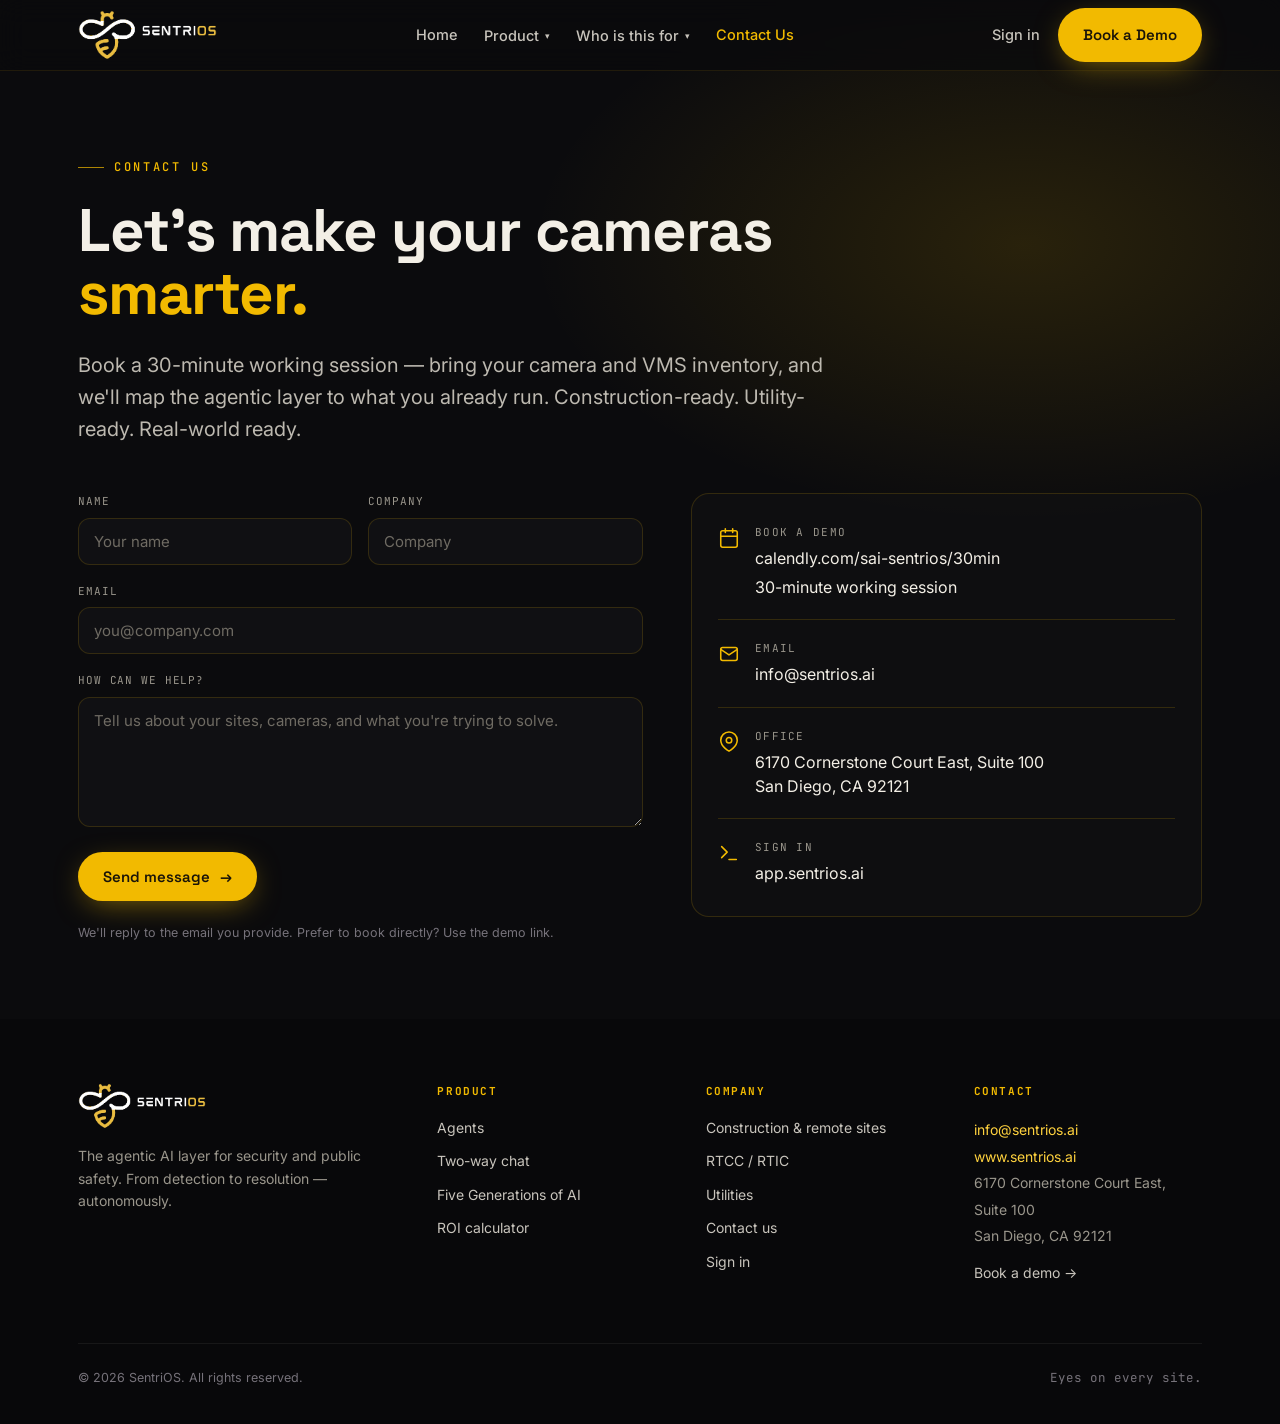
<file: contact.html>
<!DOCTYPE html>
<html lang="en">
<head>
<meta charset="UTF-8" />
<meta name="viewport" content="width=device-width, initial-scale=1.0" />
<title>SentriOS — Contact us</title>
<meta name="description" content="Book a 30-minute working session with SentriOS, or reach us at info@sentrios.ai. We map an agentic AI layer onto the cameras and VMS you already run." />
<meta name="theme-color" content="#F2BA00" />
<link rel="canonical" href="https://www.sentrios.ai/contact.html">
<meta property="og:type" content="website">
<meta property="og:site_name" content="SentriOS">
<meta property="og:url" content="https://www.sentrios.ai/contact.html">
<meta property="og:title" content="SentriOS — Contact us">
<meta property="og:description" content="Book a 30-minute working session with SentriOS, or reach us at info@sentrios.ai. We map an agentic AI layer onto the cameras and VMS you already run.">
<meta property="og:image" content="https://www.sentrios.ai/og-image.png">
<meta name="twitter:card" content="summary_large_image">
<link rel="icon" href="favicon.ico" sizes="any">
<link rel="icon" type="image/png" sizes="32x32" href="favicon-32.png">
<link rel="icon" type="image/png" sizes="16x16" href="favicon-16.png">
<link rel="apple-touch-icon" sizes="180x180" href="apple-touch-icon.png">
<link rel="preconnect" href="https://fonts.googleapis.com"><link rel="preconnect" href="https://fonts.gstatic.com" crossorigin>
<link href="https://fonts.googleapis.com/css2?family=Space+Grotesk:wght@400;500;600;700&family=Inter:wght@400;500;600&family=JetBrains+Mono:wght@400;500;700&display=swap" rel="stylesheet">
<link rel="stylesheet" href="styles.css">
</head>
<body id="top">
<header class="nav">
  <div class="wrap nav-inner">
    <a href="index.html" class="brand" aria-label="SentriOS home"><img src="logo-light.png" alt="SentriOS"></a>
    <nav class="navlinks" id="nav">
      <a href="index.html">Home</a>
      <div class="dropdown">
        <button class="ddbtn" aria-haspopup="true">Product <span class="caret">&#9662;</span></button>
        <div class="ddmenu">
          <a href="agents.html">Agents<span class="d">The autonomous incident agent</span></a>
          <a href="five-generations.html">Five Generations of AI<span class="d">Why the 5th generation wins</span></a>
        </div>
      </div>
      <div class="dropdown">
        <button class="ddbtn" aria-haspopup="true">Who is this for <span class="caret">&#9662;</span></button>
        <div class="ddmenu">
          <a href="construction.html">Construction &amp; remote sites<span class="d">Job sites, trailers, yards, off-grid assets</span></a>
          <a href="rtcc.html">RTCC / RTIC<span class="d">Public safety &amp; real-time crime centers</span></a>
          <a href="utilities.html">Utilities<span class="d">Substations, wildfire &amp; inspection</span></a>
        </div>
      </div>
      <a href="contact.html" class="active">Contact Us</a>
      <a href="https://app.sentrios.ai" class="mob-only" target="_blank" rel="noopener">Sign in</a>
      <a href="https://calendly.com/sai-sentrios/30min" class="mob-only" target="_blank" rel="noopener">Book a Demo</a>
    </nav>
    <div class="nav-cta">
      <a href="https://app.sentrios.ai" class="signin" target="_blank" rel="noopener">Sign in</a>
      <a href="https://calendly.com/sai-sentrios/30min" class="btn btn-gold" target="_blank" rel="noopener">Book a Demo</a>
      <button class="menu-btn" id="menuBtn" aria-label="Menu" aria-expanded="false"><span></span><span></span><span></span></button>
    </div>
  </div>
</header>
<main>
<section class="ihero">
  <div class="wrap">
    <div class="reveal">
      <span class="eyebrow">Contact us</span>
      <h1>Let's make your cameras <span class="hl">smarter.</span></h1>
      <p class="sub">Book a 30-minute working session &mdash; bring your camera and VMS inventory, and we'll map the agentic layer to what you already run. Construction-ready. Utility-ready. Real-world ready.</p>
    </div>
    <div class="contact-grid">
      <form class="cform reveal" id="cform" action="https://formsubmit.co/info@sentrios.ai" method="POST">
        <input type="hidden" name="_subject" value="New SentriOS website inquiry">
        <input type="hidden" name="_template" value="table">
        <input type="hidden" name="_captcha" value="false">
        <input type="text" name="_honey" tabindex="-1" autocomplete="off" aria-hidden="true" style="position:absolute;left:-9999px;width:1px;height:1px;opacity:0">
        <div class="row2">
          <div><label for="cf-name">Name</label><input id="cf-name" name="name" type="text" placeholder="Your name" required></div>
          <div><label for="cf-company">Company</label><input id="cf-company" name="company" type="text" placeholder="Company"></div>
        </div>
        <div><label for="cf-email">Email</label><input id="cf-email" name="email" type="email" placeholder="you@company.com" required></div>
        <div><label for="cf-msg">How can we help?</label><textarea id="cf-msg" name="message" placeholder="Tell us about your sites, cameras, and what you're trying to solve."></textarea></div>
        <button type="submit" class="btn btn-gold" style="align-self:flex-start">Send message <span class="arr">&rarr;</span></button>
        <p class="cform-status" id="cform-status" role="status" aria-live="polite"></p>
        <p class="cnote">We'll reply to the email you provide. Prefer to book directly? Use the demo link.</p>
      </form>
      <div class="cinfo reveal">
        <div class="crow"><svg viewBox="0 0 24 24"><path d="M8 2v4M16 2v4M3 10h18"/><rect x="3" y="4" width="18" height="18" rx="2"/></svg><div><div class="k">Book a demo</div><a href="https://calendly.com/sai-sentrios/30min" target="_blank" rel="noopener">calendly.com/sai-sentrios/30min</a><p class="cnote">30-minute working session</p></div></div>
        <div class="crow"><svg viewBox="0 0 24 24"><rect x="3" y="5" width="18" height="14" rx="2"/><path d="M3 7l9 6 9-6"/></svg><div><div class="k">Email</div><a href="mailto:info@sentrios.ai">info@sentrios.ai</a></div></div>
        <div class="crow"><svg viewBox="0 0 24 24"><path d="M21 10c0 7-9 12-9 12s-9-5-9-12a9 9 0 0 1 18 0z"/><circle cx="12" cy="10" r="3"/></svg><div><div class="k">Office</div><p>6170 Cornerstone Court East, Suite 100<br>San Diego, CA 92121</p></div></div>
        <div class="crow"><svg viewBox="0 0 24 24"><path d="M4 17l6-6-6-6M12 19h8"/></svg><div><div class="k">Sign in</div><a href="https://app.sentrios.ai" target="_blank" rel="noopener">app.sentrios.ai</a></div></div>
      </div>
    </div>
  </div>
</section></main>
<footer>
  <div class="wrap">
    <div class="foot-grid">
      <div class="foot-brand">
        <a href="index.html" class="brand" aria-label="SentriOS home"><img src="logo-light.png" alt="SentriOS"></a>
        <p>The agentic AI layer for security and public safety. From detection to resolution — autonomously.</p>
      </div>
      <div><h5>Product</h5><a class="flink" href="agents.html">Agents</a><a class="flink" href="agents.html#sms">Two-way chat</a><a class="flink" href="five-generations.html">Five Generations of AI</a><a class="flink" href="construction.html#roi">ROI calculator</a></div>
      <div><h5>Company</h5><a class="flink" href="construction.html">Construction &amp; remote sites</a><a class="flink" href="rtcc.html">RTCC / RTIC</a><a class="flink" href="utilities.html">Utilities</a><a class="flink" href="contact.html">Contact us</a><a class="flink" href="https://app.sentrios.ai" target="_blank" rel="noopener">Sign in</a></div>
      <div><h5>Contact</h5><address><a href="mailto:info@sentrios.ai">info@sentrios.ai</a><br><a href="https://www.sentrios.ai">www.sentrios.ai</a><br>6170 Cornerstone Court East, Suite 100<br>San Diego, CA 92121</address><a class="flink" style="margin-top:12px" href="https://calendly.com/sai-sentrios/30min" target="_blank" rel="noopener">Book a demo &rarr;</a></div>
    </div>
    <div class="foot-bottom"><span>&copy; <span id="yr"></span> SentriOS. All rights reserved.</span><span class="mono">Eyes on every site.</span></div>
  </div>
</footer>
<script src="app.js"></script>
</body>
</html>
</file>
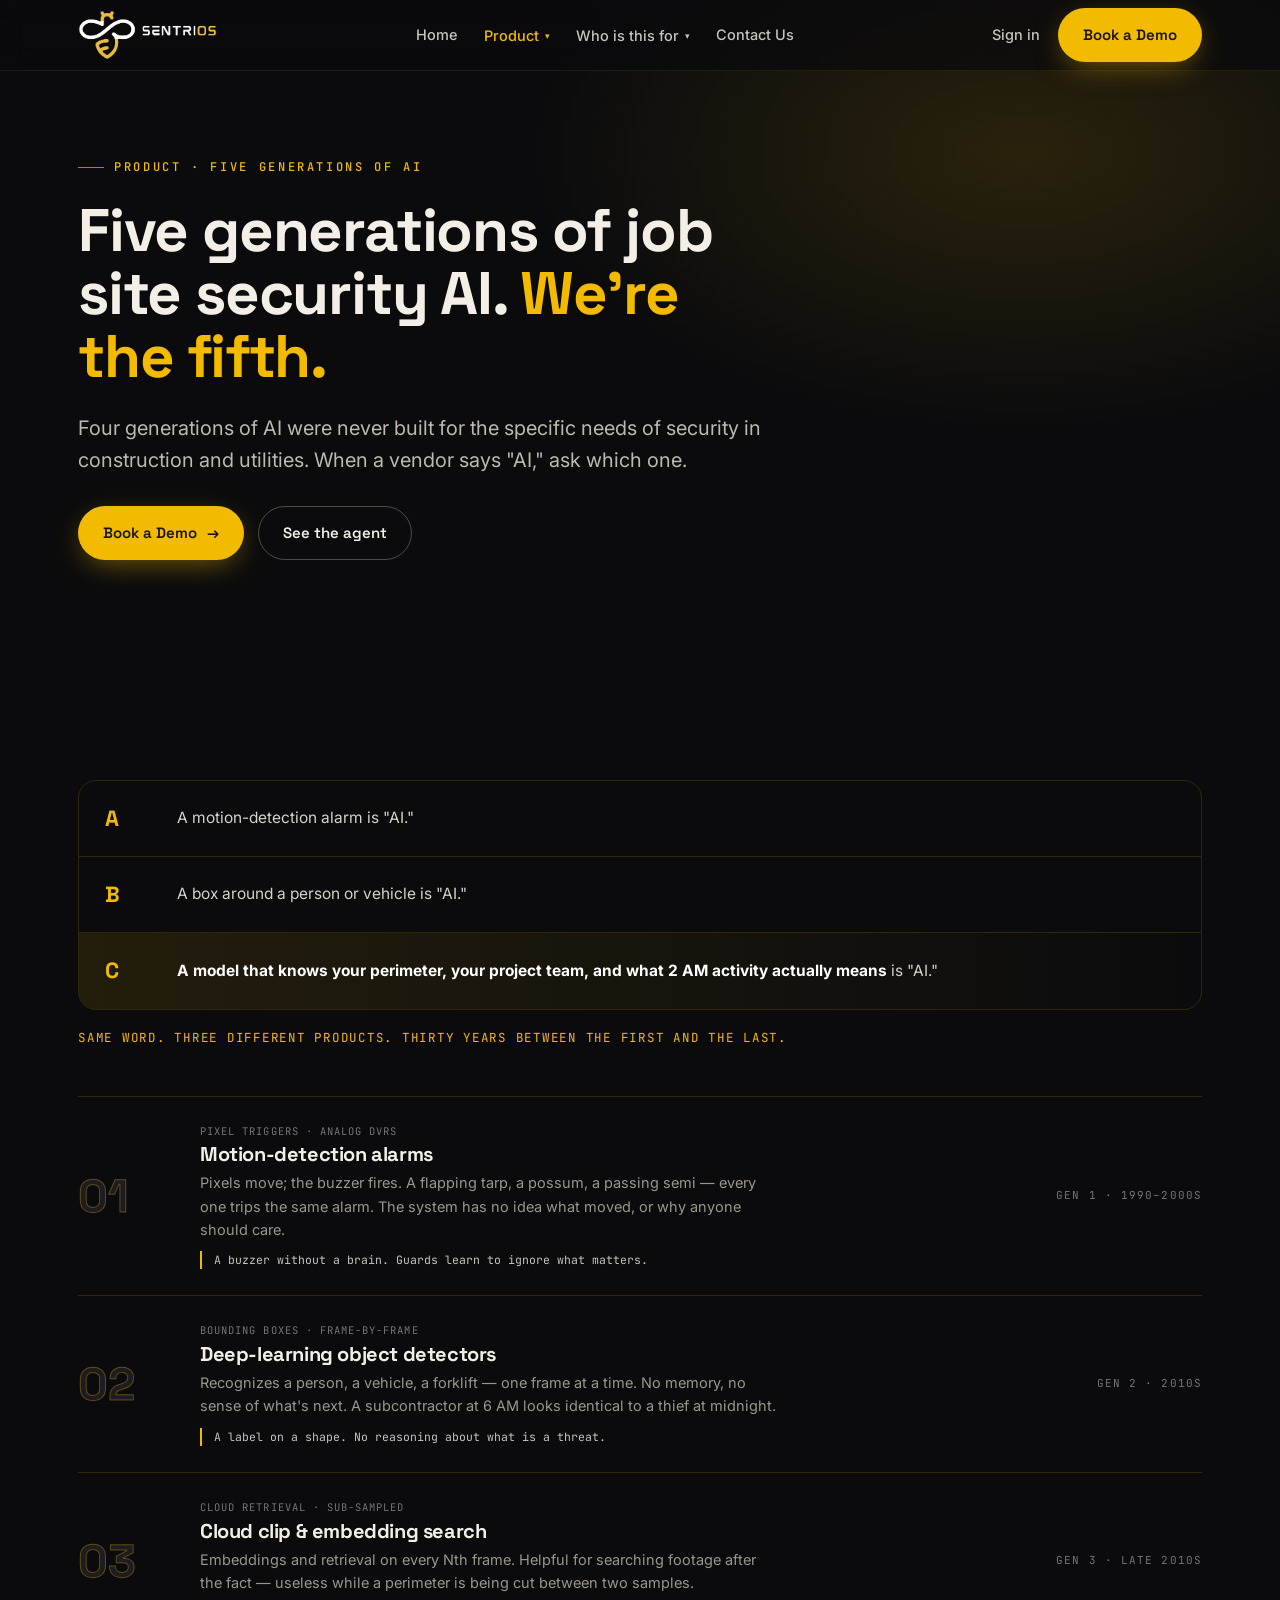
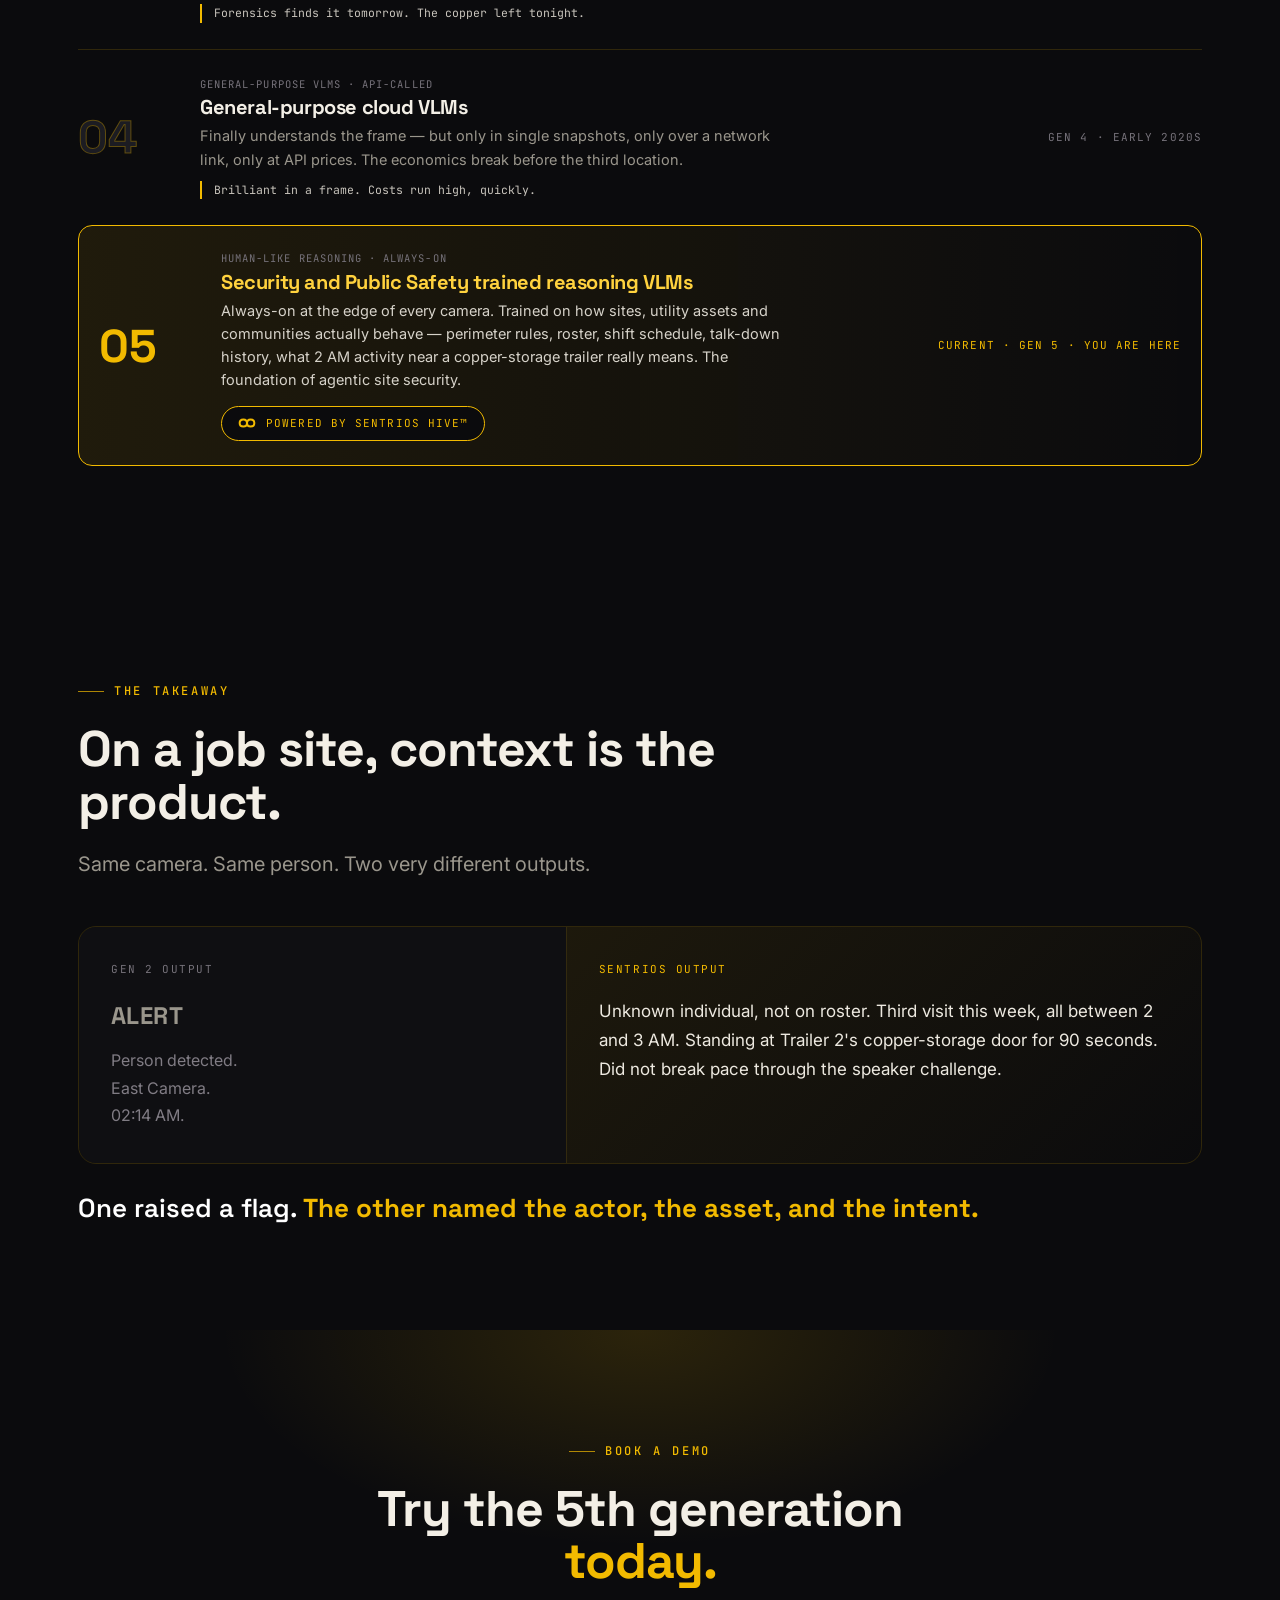
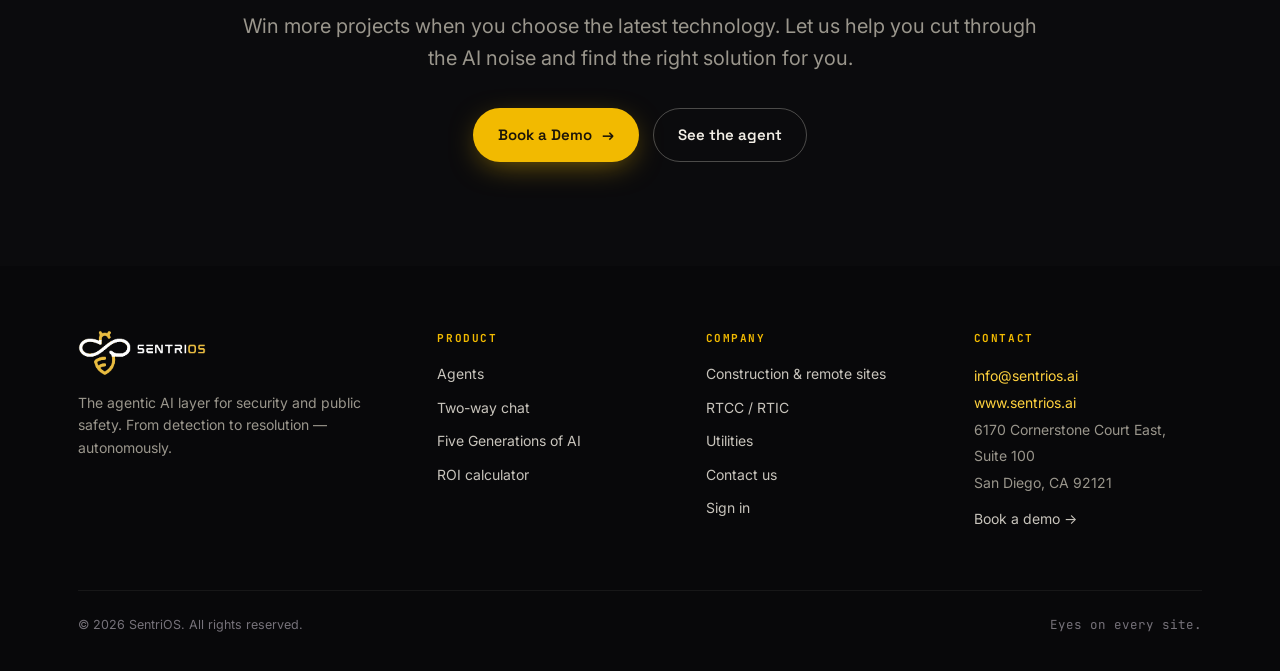
<file: five-generations.html>
<!DOCTYPE html>
<html lang="en">
<head>
<meta charset="UTF-8" />
<meta name="viewport" content="width=device-width, initial-scale=1.0" />
<title>SentriOS — Five Generations of Job site Security AI</title>
<meta name="description" content="Four generations of AI were never built for security in construction and utilities. SentriOS is the fifth: construction-trained reasoning VLMs. When a vendor says AI, ask which one." />
<meta name="theme-color" content="#F2BA00" />
<link rel="canonical" href="https://www.sentrios.ai/five-generations.html">
<meta property="og:type" content="website">
<meta property="og:site_name" content="SentriOS">
<meta property="og:url" content="https://www.sentrios.ai/five-generations.html">
<meta property="og:title" content="SentriOS — Five Generations of Job site Security AI">
<meta property="og:description" content="Four generations of AI were never built for security in construction and utilities. SentriOS is the fifth: construction-trained reasoning VLMs. When a vendor says AI, ask which one.">
<meta property="og:image" content="https://www.sentrios.ai/og-image.png">
<meta name="twitter:card" content="summary_large_image">
<link rel="icon" href="favicon.ico" sizes="any">
<link rel="icon" type="image/png" sizes="32x32" href="favicon-32.png">
<link rel="icon" type="image/png" sizes="16x16" href="favicon-16.png">
<link rel="apple-touch-icon" sizes="180x180" href="apple-touch-icon.png">
<link rel="preconnect" href="https://fonts.googleapis.com"><link rel="preconnect" href="https://fonts.gstatic.com" crossorigin>
<link href="https://fonts.googleapis.com/css2?family=Space+Grotesk:wght@400;500;600;700&family=Inter:wght@400;500;600&family=JetBrains+Mono:wght@400;500;700&display=swap" rel="stylesheet">
<link rel="stylesheet" href="styles.css">
</head>
<body id="top">
<header class="nav">
  <div class="wrap nav-inner">
    <a href="index.html" class="brand" aria-label="SentriOS home"><img src="logo-light.png" alt="SentriOS"></a>
    <nav class="navlinks" id="nav">
      <a href="index.html">Home</a>
      <div class="dropdown">
        <button class="ddbtn active" aria-haspopup="true">Product <span class="caret">&#9662;</span></button>
        <div class="ddmenu">
          <a href="agents.html">Agents<span class="d">The autonomous incident agent</span></a>
          <a href="five-generations.html">Five Generations of AI<span class="d">Why the 5th generation wins</span></a>
        </div>
      </div>
      <div class="dropdown">
        <button class="ddbtn" aria-haspopup="true">Who is this for <span class="caret">&#9662;</span></button>
        <div class="ddmenu">
          <a href="construction.html">Construction &amp; remote sites<span class="d">Job sites, trailers, yards, off-grid assets</span></a>
          <a href="rtcc.html">RTCC / RTIC<span class="d">Public safety &amp; real-time crime centers</span></a>
          <a href="utilities.html">Utilities<span class="d">Substations, wildfire &amp; inspection</span></a>
        </div>
      </div>
      <a href="contact.html">Contact Us</a>
      <a href="https://app.sentrios.ai" class="mob-only" target="_blank" rel="noopener">Sign in</a>
      <a href="https://calendly.com/sai-sentrios/30min" class="mob-only" target="_blank" rel="noopener">Book a Demo</a>
    </nav>
    <div class="nav-cta">
      <a href="https://app.sentrios.ai" class="signin" target="_blank" rel="noopener">Sign in</a>
      <a href="https://calendly.com/sai-sentrios/30min" class="btn btn-gold" target="_blank" rel="noopener">Book a Demo</a>
      <button class="menu-btn" id="menuBtn" aria-label="Menu" aria-expanded="false"><span></span><span></span><span></span></button>
    </div>
  </div>
</header>
<main>
<section class="ihero">
  <div class="wrap">
    <div class="reveal">
      <span class="eyebrow">Product &middot; Five Generations of AI</span>
      <h1>Five generations of job site security AI. <span class="hl">We're the fifth.</span></h1>
      <p class="sub">Four generations of AI were never built for the specific needs of security in construction and utilities. When a vendor says "AI," ask which one.</p>
      <div class="ihero-cta">
        <a href="https://calendly.com/sai-sentrios/30min" class="btn btn-gold" target="_blank" rel="noopener">Book a Demo <span class="arr">&rarr;</span></a>
        <a href="agents.html" class="btn btn-ghost">See the agent</a>
      </div>
    </div>
  </div>
</section>

<section class="band" id="generations">
  <div class="wrap">
    <div class="abc reveal">
      <div class="abc-row"><span class="k">A</span><p>A motion-detection alarm is "AI."</p></div>
      <div class="abc-row"><span class="k">B</span><p>A box around a person or vehicle is "AI."</p></div>
      <div class="abc-row c"><span class="k">C</span><p><b>A model that knows your perimeter, your project team, and what 2 AM activity actually means</b> is "AI."</p></div>
    </div>
    <div class="abc-cap reveal">Same word. Three different products. Thirty years between the first and the last.</div>
    <div class="gens">
      <div class="gen reveal"><div class="g-no">01</div><div class="g-body"><div class="g-sub">Pixel triggers &middot; Analog DVRs</div><h3>Motion-detection alarms</h3><p>Pixels move; the buzzer fires. A flapping tarp, a possum, a passing semi &mdash; every one trips the same alarm. The system has no idea what moved, or why anyone should care.</p><div class="g-tag">A buzzer without a brain. Guards learn to ignore what matters.</div></div><div class="g-era">Gen 1 &middot; 1990&ndash;2000s</div></div>
      <div class="gen reveal"><div class="g-no">02</div><div class="g-body"><div class="g-sub">Bounding boxes &middot; Frame-by-frame</div><h3>Deep-learning object detectors</h3><p>Recognizes a person, a vehicle, a forklift &mdash; one frame at a time. No memory, no sense of what's next. A subcontractor at 6 AM looks identical to a thief at midnight.</p><div class="g-tag">A label on a shape. No reasoning about what is a threat.</div></div><div class="g-era">Gen 2 &middot; 2010s</div></div>
      <div class="gen reveal"><div class="g-no">03</div><div class="g-body"><div class="g-sub">Cloud retrieval &middot; Sub-sampled</div><h3>Cloud clip &amp; embedding search</h3><p>Embeddings and retrieval on every Nth frame. Helpful for searching footage after the fact &mdash; useless while a perimeter is being cut between two samples.</p><div class="g-tag">Forensics finds it tomorrow. The copper left tonight.</div></div><div class="g-era">Gen 3 &middot; Late 2010s</div></div>
      <div class="gen reveal"><div class="g-no">04</div><div class="g-body"><div class="g-sub">General-purpose VLMs &middot; API-called</div><h3>General-purpose cloud VLMs</h3><p>Finally understands the frame &mdash; but only in single snapshots, only over a network link, only at API prices. The economics break before the third location.</p><div class="g-tag">Brilliant in a frame. Costs run high, quickly.</div></div><div class="g-era">Gen 4 &middot; Early 2020s</div></div>
      <div class="gen now reveal"><div class="g-no">05</div><div class="g-body"><div class="g-sub">Human-like reasoning &middot; Always-on</div><h3>Security and Public Safety trained reasoning VLMs</h3><p>Always-on at the edge of every camera. Trained on how sites, utility assets and communities actually behave &mdash; perimeter rules, roster, shift schedule, talk-down history, what 2 AM activity near a copper-storage trailer really means. The foundation of agentic site security.</p><div class="hive"><svg viewBox="0 0 60 42" aria-hidden="true"><path d="M30 21 C30 7, 8 7, 8 21 C8 35, 30 35, 30 21 C30 7, 52 7, 52 21 C52 35, 30 35, 30 21 Z" fill="none" stroke="#F2BA00" stroke-width="6"/></svg>Powered by SentriOS HIVE&trade;</div></div><div class="g-era">Current &middot; Gen 5 &middot; You are here</div></div>
    </div>
  </div>
</section>

<section class="band" id="context">
  <div class="wrap">
    <div class="reveal">
      <span class="eyebrow">The takeaway</span>
      <h2 class="h-sec">On a job site, context is the product.</h2>
      <p class="lead">Same camera. Same person. Two very different outputs.</p>
    </div>
    <div class="ctx-grid reveal">
      <div class="ctx-col ctx-old"><div class="lbl">Gen 2 output</div><div class="big">ALERT</div><p>Person detected.<br>East Camera.<br>02:14 AM.</p></div>
      <div class="ctx-col ctx-new"><div class="lbl">SentriOS output</div><p>Unknown individual, not on roster. Third visit this week, all between 2 and 3 AM. Standing at Trailer 2's copper-storage door for 90 seconds. Did not break pace through the speaker challenge.</p></div>
    </div>
    <div class="ctx-foot reveal">One raised a flag. <b>The other named the actor, the asset, and the intent.</b></div>
  </div>
</section>

<section class="band cta" id="demo">
  <div class="wrap">
    <span class="eyebrow" style="justify-content:center">Book a demo</span>
    <h2>Try the 5th generation <span class="hl">today.</span></h2>
    <p class="lead">Win more projects when you choose the latest technology. Let us help you cut through the AI noise and find the right solution for you.</p>
    <div class="cta-row">
      <a href="https://calendly.com/sai-sentrios/30min" class="btn btn-gold" target="_blank" rel="noopener">Book a Demo <span class="arr">&rarr;</span></a>
      <a href="agents.html" class="btn btn-ghost">See the agent</a>
    </div>
  </div>
</section></main>
<footer>
  <div class="wrap">
    <div class="foot-grid">
      <div class="foot-brand">
        <a href="index.html" class="brand" aria-label="SentriOS home"><img src="logo-light.png" alt="SentriOS"></a>
        <p>The agentic AI layer for security and public safety. From detection to resolution — autonomously.</p>
      </div>
      <div><h5>Product</h5><a class="flink" href="agents.html">Agents</a><a class="flink" href="agents.html#sms">Two-way chat</a><a class="flink" href="five-generations.html">Five Generations of AI</a><a class="flink" href="construction.html#roi">ROI calculator</a></div>
      <div><h5>Company</h5><a class="flink" href="construction.html">Construction &amp; remote sites</a><a class="flink" href="rtcc.html">RTCC / RTIC</a><a class="flink" href="utilities.html">Utilities</a><a class="flink" href="contact.html">Contact us</a><a class="flink" href="https://app.sentrios.ai" target="_blank" rel="noopener">Sign in</a></div>
      <div><h5>Contact</h5><address><a href="mailto:info@sentrios.ai">info@sentrios.ai</a><br><a href="https://www.sentrios.ai">www.sentrios.ai</a><br>6170 Cornerstone Court East, Suite 100<br>San Diego, CA 92121</address><a class="flink" style="margin-top:12px" href="https://calendly.com/sai-sentrios/30min" target="_blank" rel="noopener">Book a demo &rarr;</a></div>
    </div>
    <div class="foot-bottom"><span>&copy; <span id="yr"></span> SentriOS. All rights reserved.</span><span class="mono">Eyes on every site.</span></div>
  </div>
</footer>
<script src="app.js"></script>
</body>
</html>
</file>
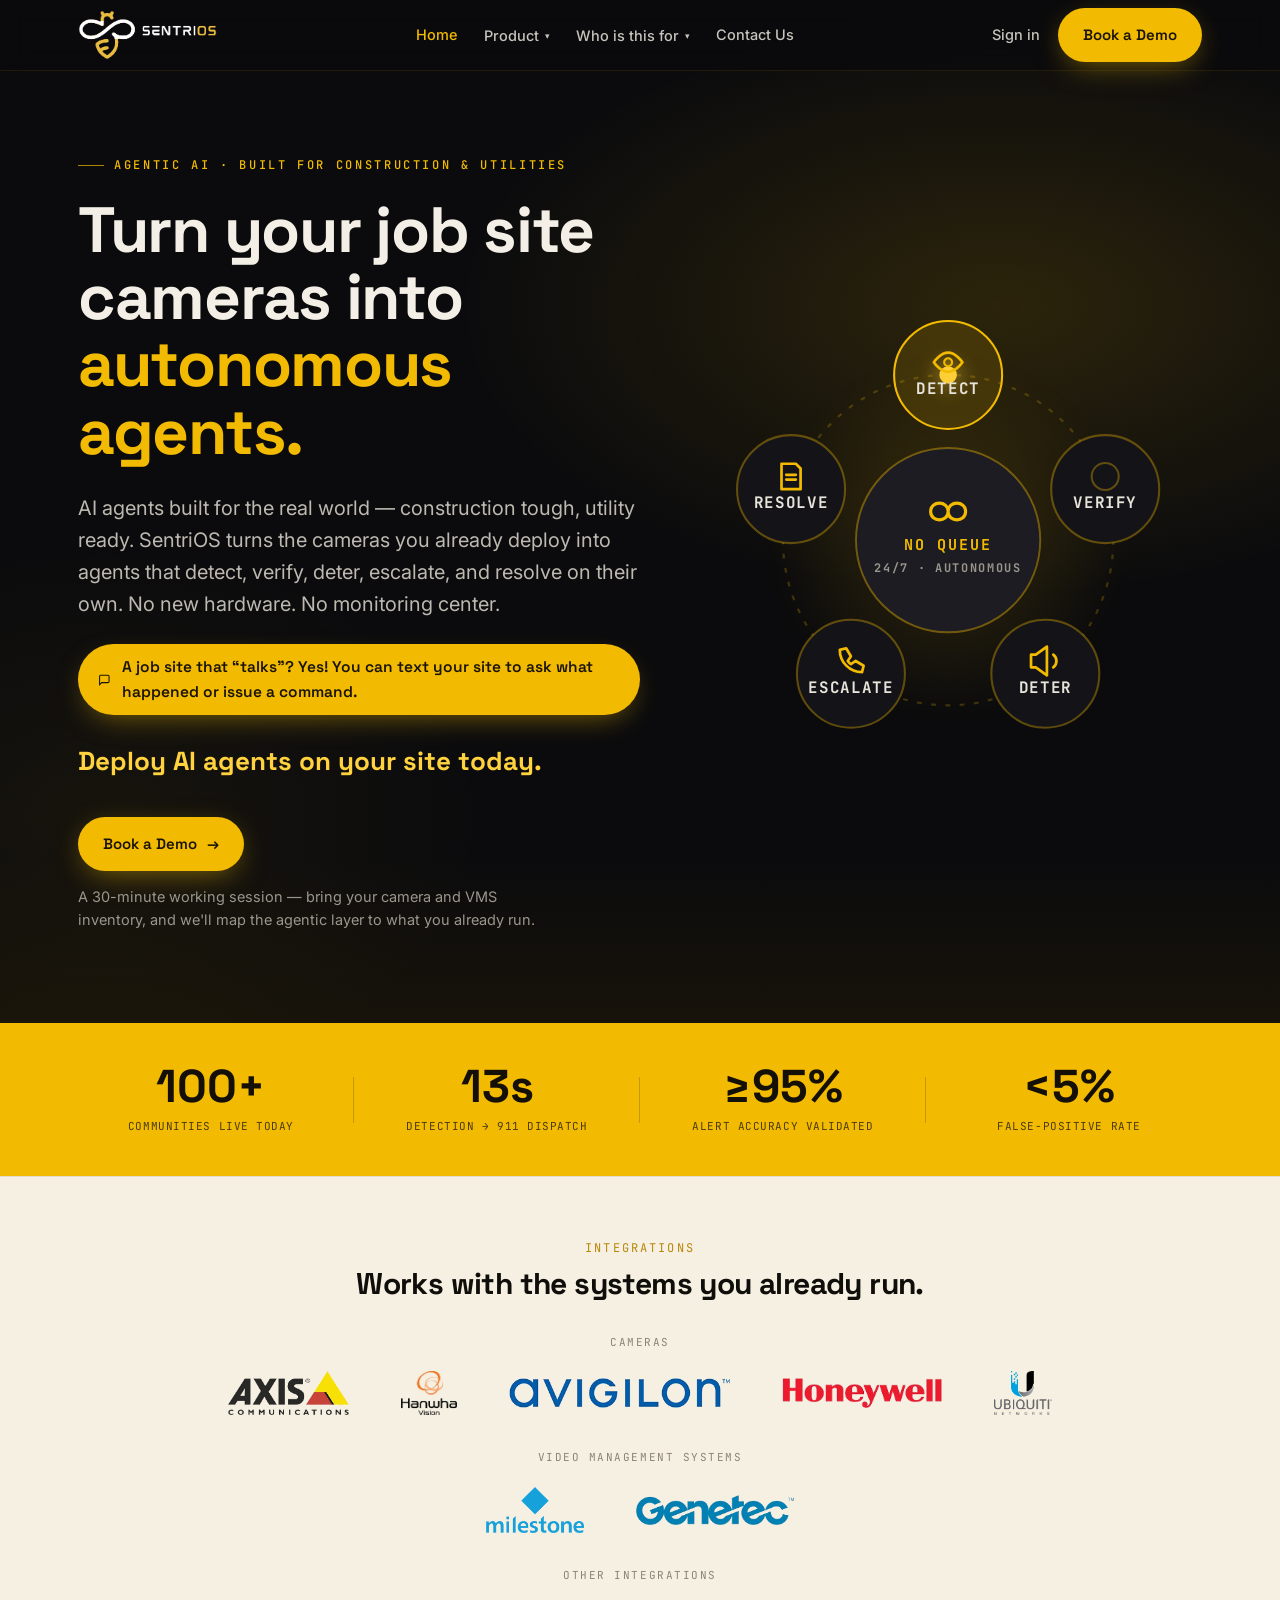
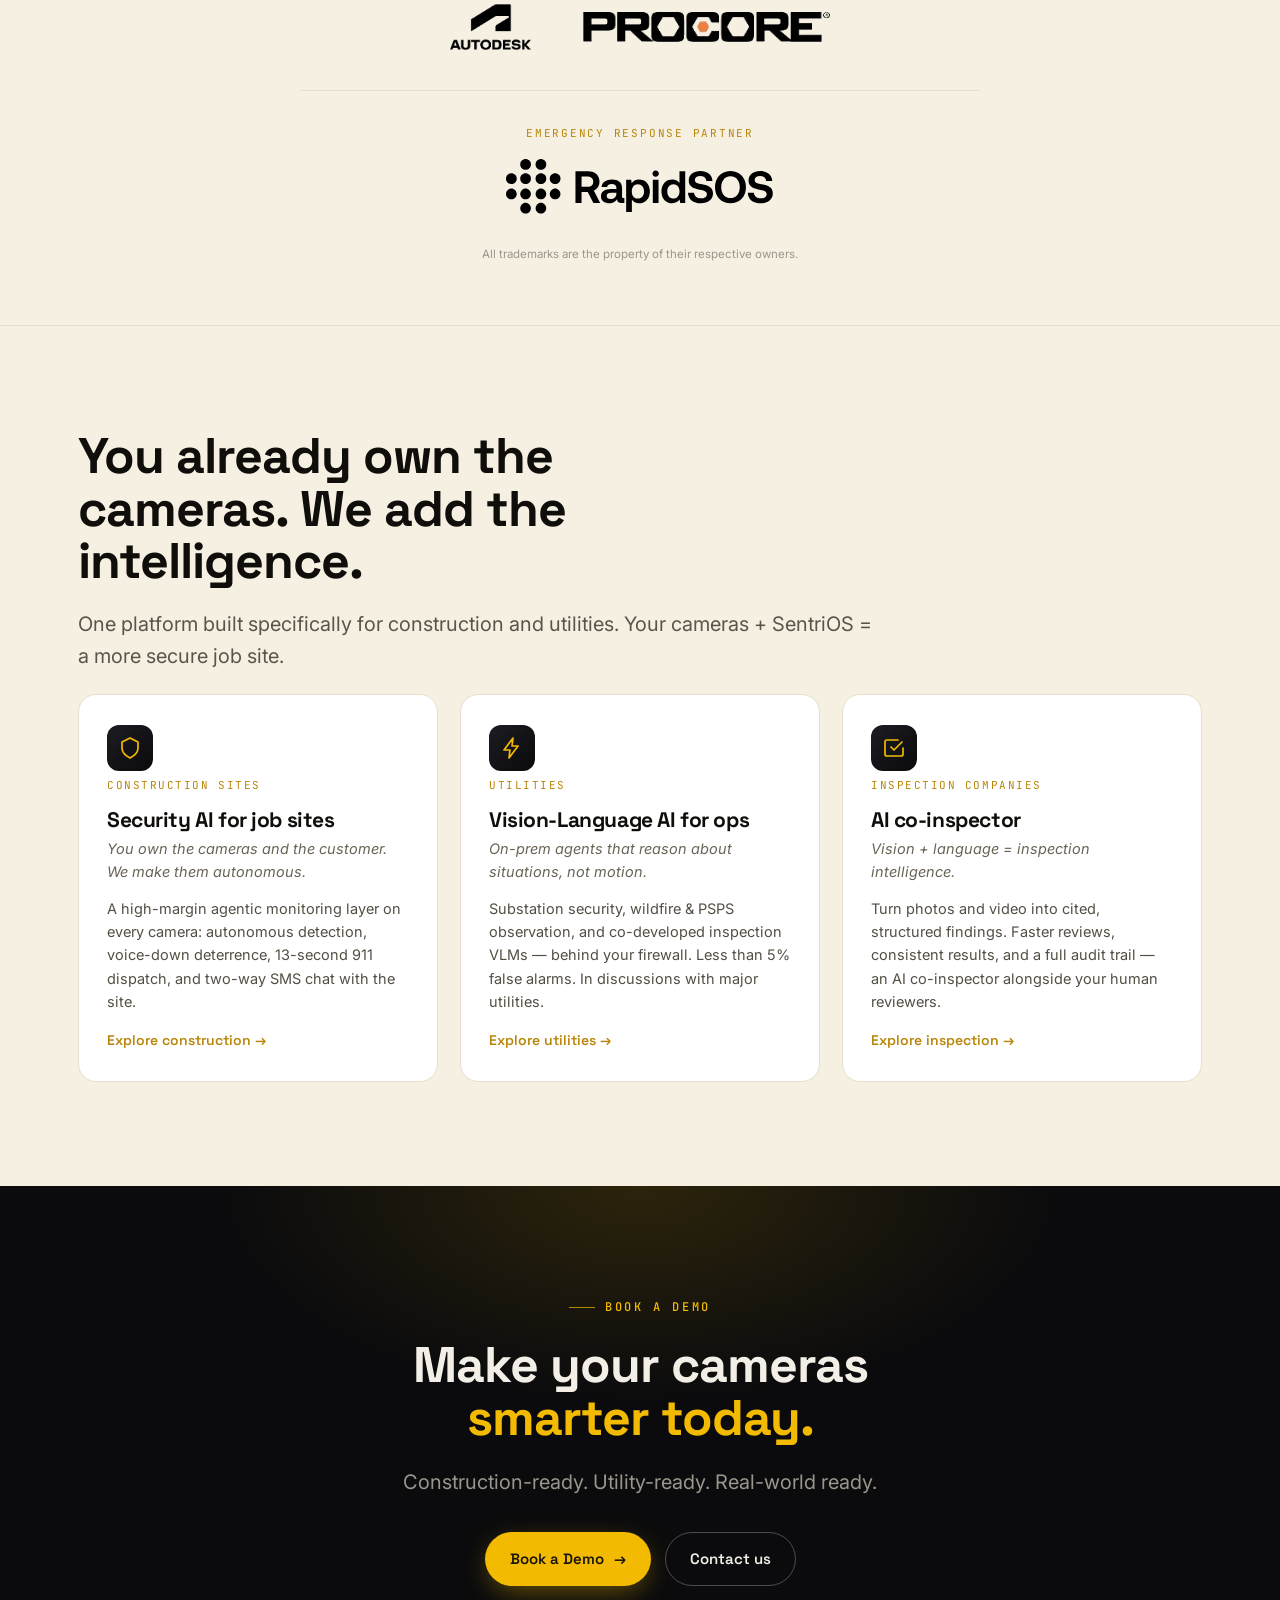
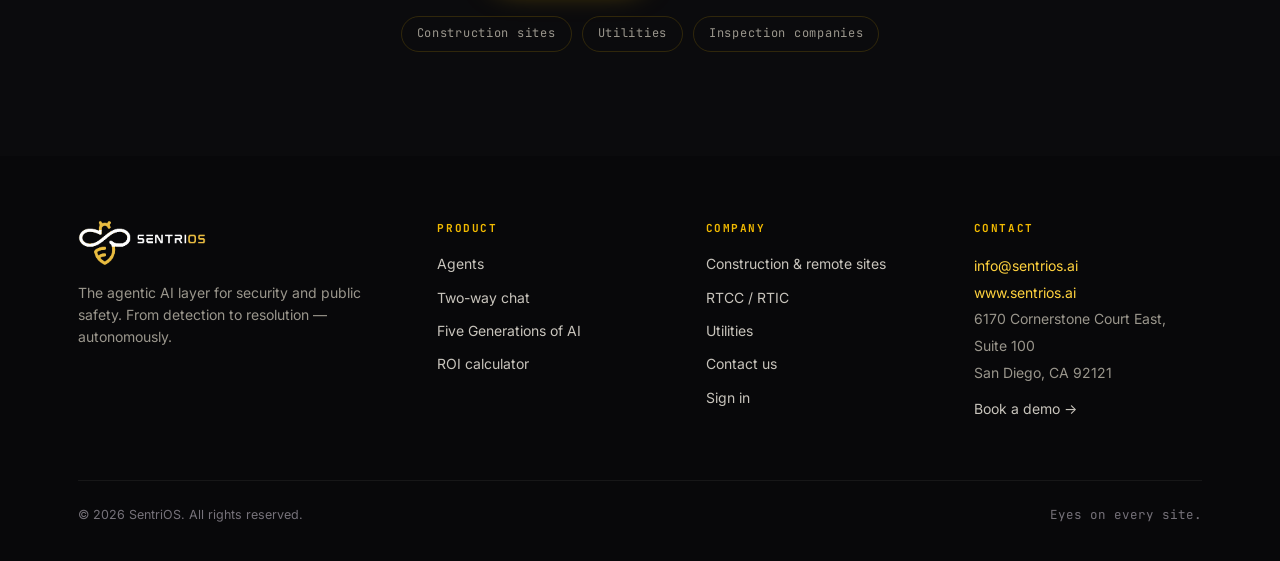
<file: index_3.html>
<!DOCTYPE html>
<html lang="en">
<head>
<meta charset="UTF-8" />
<meta name="viewport" content="width=device-width, initial-scale=1.0" />
<title>SentriOS — Turn your job site cameras into autonomous agents</title>
<meta name="description" content="AI agents built for the real world. SentriOS turns the cameras you already deploy into autonomous agents that detect, verify, deter, escalate, and resolve. Text your site to ask what happened or issue a command." />
<meta name="theme-color" content="#F2BA00" />
<link rel="canonical" href="https://www.sentrios.ai/">
<meta property="og:type" content="website">
<meta property="og:site_name" content="SentriOS">
<meta property="og:url" content="https://www.sentrios.ai/">
<meta property="og:title" content="SentriOS — Turn your job site cameras into autonomous agents">
<meta property="og:description" content="AI agents built for the real world. SentriOS turns the cameras you already deploy into autonomous agents that detect, verify, deter, escalate, and resolve. Text your site to ask what happened or issue a command.">
<meta property="og:image" content="https://www.sentrios.ai/og-image.png">
<meta name="twitter:card" content="summary_large_image">
<link rel="icon" href="favicon.ico" sizes="any">
<link rel="icon" type="image/png" sizes="32x32" href="favicon-32.png">
<link rel="icon" type="image/png" sizes="16x16" href="favicon-16.png">
<link rel="apple-touch-icon" sizes="180x180" href="apple-touch-icon.png">
<link rel="preconnect" href="https://fonts.googleapis.com"><link rel="preconnect" href="https://fonts.gstatic.com" crossorigin>
<link href="https://fonts.googleapis.com/css2?family=Space+Grotesk:wght@400;500;600;700&family=Inter:wght@400;500;600&family=JetBrains+Mono:wght@400;500;700&display=swap" rel="stylesheet">
<link rel="stylesheet" href="styles.css">
</head>
<body id="top">
<header class="nav">
  <div class="wrap nav-inner">
    <a href="index.html" class="brand" aria-label="SentriOS home"><img src="logo-light.png" alt="SentriOS"></a>
    <nav class="navlinks" id="nav">
      <a href="index.html" class="active">Home</a>
      <div class="dropdown">
        <button class="ddbtn" aria-haspopup="true">Product <span class="caret">&#9662;</span></button>
        <div class="ddmenu">
          <a href="agents.html">Agents<span class="d">The autonomous incident agent</span></a>
          <a href="five-generations.html">Five Generations of AI<span class="d">Why the 5th generation wins</span></a>
        </div>
      </div>
      <div class="dropdown">
        <button class="ddbtn" aria-haspopup="true">Who is this for <span class="caret">&#9662;</span></button>
        <div class="ddmenu">
          <a href="construction.html">Construction &amp; remote sites<span class="d">Job sites, trailers, yards, off-grid assets</span></a>
          <a href="rtcc.html">RTCC / RTIC<span class="d">Public safety &amp; real-time crime centers</span></a>
          <a href="utilities.html">Utilities<span class="d">Substations, wildfire &amp; inspection</span></a>
        </div>
      </div>
      <a href="contact.html">Contact Us</a>
      <a href="https://app.sentrios.ai" class="mob-only" target="_blank" rel="noopener">Sign in</a>
      <a href="https://calendly.com/sai-sentrios/30min" class="mob-only" target="_blank" rel="noopener">Book a Demo</a>
    </nav>
    <div class="nav-cta">
      <a href="https://app.sentrios.ai" class="signin" target="_blank" rel="noopener">Sign in</a>
      <a href="https://calendly.com/sai-sentrios/30min" class="btn btn-gold" target="_blank" rel="noopener">Book a Demo</a>
      <button class="menu-btn" id="menuBtn" aria-label="Menu" aria-expanded="false"><span></span><span></span><span></span></button>
    </div>
  </div>
</header>
<main>
<section class="hero">
  <div class="wrap">
    <div class="hero-grid">
      <div class="hero-copy reveal">
        <span class="eyebrow">Agentic AI &middot; Built for construction &amp; utilities</span>
        <h1>Turn your job site cameras into <span class="hl">autonomous agents.</span></h1>
        <p class="sub">AI agents built for the real world &mdash; construction tough, utility ready. SentriOS turns the cameras you already deploy into agents that detect, verify, deter, escalate, and resolve on their own. No new hardware. No monitoring center.</p>
        <div class="talks"><svg viewBox="0 0 24 24"><path d="M21 15a2 2 0 0 1-2 2H7l-4 4V5a2 2 0 0 1 2-2h14a2 2 0 0 1 2 2z"/></svg>A job site that &ldquo;talks&rdquo;? Yes! You can text your site to ask what happened or issue a command.</div>
        <p class="hero-deploy">Deploy AI agents on your site today.</p>
        <div class="hero-cta">
          <a href="https://calendly.com/sai-sentrios/30min" class="btn btn-gold" target="_blank" rel="noopener">Book a Demo <span class="arr">&rarr;</span></a>
        </div>
        <p class="hero-note">A 30-minute working session &mdash; bring your camera and VMS inventory, and we'll map the agentic layer to what you already run.</p>
      </div>
      <div class="loopwrap reveal">
        <div class="glow"></div>
        <svg class="loop-svg" viewBox="0 0 320 320" role="img" aria-label="Autonomous incident loop">
          <circle class="loop-ring" cx="160" cy="160" r="104"/>
          <g class="pulse-grp"><circle class="pulse" cx="160" cy="56" r="5.5"/></g>
          <circle class="hub" cx="160" cy="160" r="58"/>
          <g transform="translate(160 142)"><path d="M0 0 C0 -7, -11 -7, -11 0 C-11 7, 0 7, 0 0 C0 -7, 11 -7, 11 0 C11 7, 0 7, 0 0 Z" fill="none" stroke="#F2BA00" stroke-width="2"/></g>
          <text class="hub-txt" x="160" y="166" style="font-size:9.5px">NO QUEUE</text>
          <text class="hub-txt" x="160" y="180" style="fill:#9A968C;font-size:7.5px">24/7 &middot; AUTONOMOUS</text>
          <g class="node"><circle cx="160" cy="56" r="34"/><g class="ico" transform="translate(160 48)"><path d="M-9 0 C-9 0 -5 -6 0 -6 C5 -6 9 0 9 0 C9 0 5 6 0 6 C-5 6 -9 0 -9 0 Z"/><circle cx="0" cy="0" r="2.5"/></g><text x="160" y="68">DETECT</text></g>
          <g class="node"><circle cx="258.9" cy="127.9" r="34"/><g class="ico" transform="translate(258.9 119.9)"><path d="M-7 0 l4 4 l7 -9"/><circle cx="0" cy="0" r="8.5"/></g><text x="258.9" y="139.9">VERIFY</text></g>
          <g class="node"><circle cx="221.2" cy="244.1" r="34"/><g class="ico" transform="translate(221.2 236.1)"><path d="M-6 -4 h-3 v8 h3 l7 5 v-18 z"/><path d="M5 -4 a5 5 0 0 1 0 8"/></g><text x="221.2" y="256.1">DETER</text></g>
          <g class="node"><circle cx="98.8" cy="244.1" r="34"/><g class="ico" transform="translate(98.8 236.1)"><path d="M-7 -7 a14 14 0 0 0 14 14 l1 -4 -5 -3 -3 2 a9 9 0 0 1 -2 -2 l2 -3 -3 -5 z"/></g><text x="98.8" y="256.1">ESCALATE</text></g>
          <g class="node"><circle cx="61.1" cy="127.9" r="34"/><g class="ico" transform="translate(61.1 119.9)"><path d="M-6 -8 h9 l3 3 v13 h-12 z"/><path d="M-3 -1 h6 M-3 2 h6"/></g><text x="61.1" y="139.9">RESOLVE</text></g>
        </svg>
      </div>
    </div>
  </div>
</section>

<section class="statband reveal">
  <div class="wrap">
    <div class="stat-row">
      <div class="sc"><div class="n">100+</div><div class="l">Communities live today</div></div>
      <div class="sc"><div class="n">13s</div><div class="l">Detection &rarr; 911 dispatch</div></div>
      <div class="sc"><div class="n">&ge;95%</div><div class="l">Alert accuracy validated</div></div>
      <div class="sc"><div class="n">&lt;5%</div><div class="l">False-positive rate</div></div>
    </div>
  </div>
</section>

<section class="integ2">
  <div class="wrap">
    <div class="ilab">Integrations</div>
    <h2>Works with the systems you already run.</h2>

    <div class="igroup">
      <div class="gl">Cameras</div>
      <div class="iwall">
        <img class="tall" src="axis.png" alt="Axis Communications">
        <img class="tall" src="hanwha.png" alt="Hanwha Vision">
        <img src="avigilon.png" alt="Avigilon">
        <img src="honeywell.png" alt="Honeywell">
        <img class="tall" src="ubiquiti.png" alt="Ubiquiti">
      </div>
    </div>

    <div class="igroup">
      <div class="gl">Video management systems</div>
      <div class="iwall">
        <img class="stk" src="milestone.png" alt="Milestone">
        <img src="genetec.png" alt="Genetec">
      </div>
    </div>

    <div class="igroup">
      <div class="gl">Other integrations</div>
      <div class="iwall">
        <img class="stk" src="autodesk.png" alt="Autodesk">
        <img src="procore.png" alt="Procore">
      </div>
    </div>

    <div class="idivider"></div>

    <div class="rsos reveal">
      <div class="rsos-label">Emergency Response Partner</div>
      <img src="rapidsos.svg" alt="RapidSOS">
    </div>

    <p class="tm-note">All trademarks are the property of their respective owners.</p>
  </div>
</section>

<section class="band light" id="audiences">
  <div class="wrap">
    <div class="reveal">
      <h2 class="h-sec">You already own the cameras. We add the intelligence.</h2>
      <p class="lead">One platform built specifically for construction and utilities. Your cameras + SentriOS = a more secure job site.</p>
    </div>
    <div class="aud-grid">
      <a class="aud reveal" href="construction.html">
        <div class="ic"><svg viewBox="0 0 24 24"><path d="M12 2l8 4v6c0 5-4 8-8 10-4-2-8-5-8-10V6z"/></svg></div>
        <span class="tag">Construction sites</span>
        <h3>Security AI for job sites</h3>
        <p class="pitch">You own the cameras and the customer. We make them autonomous.</p>
        <p>A high-margin agentic monitoring layer on every camera: autonomous detection, voice-down deterrence, 13-second 911 dispatch, and two-way SMS chat with the site.</p>
        <span class="more">Explore construction &rarr;</span>
      </a>
      <a class="aud reveal" href="utilities.html">
        <div class="ic"><svg viewBox="0 0 24 24"><path d="M13 2L4 14h6l-1 8 9-12h-6z"/></svg></div>
        <span class="tag">Utilities</span>
        <h3>Vision-Language AI for ops</h3>
        <p class="pitch">On-prem agents that reason about situations, not motion.</p>
        <p>Substation security, wildfire &amp; PSPS observation, and co-developed inspection VLMs &mdash; behind your firewall. Less than 5% false alarms. In discussions with major utilities.</p>
        <span class="more">Explore utilities &rarr;</span>
      </a>
      <a class="aud reveal" href="inspection.html">
        <div class="ic"><svg viewBox="0 0 24 24"><path d="M9 11l3 3 8-8"/><path d="M21 12v6a2 2 0 0 1-2 2H5a2 2 0 0 1-2-2V6a2 2 0 0 1 2-2h11"/></svg></div>
        <span class="tag">Inspection companies</span>
        <h3>AI co-inspector</h3>
        <p class="pitch">Vision + language = inspection intelligence.</p>
        <p>Turn photos and video into cited, structured findings. Faster reviews, consistent results, and a full audit trail &mdash; an AI co-inspector alongside your human reviewers.</p>
        <span class="more">Explore inspection &rarr;</span>
      </a>
    </div>
  </div>
</section>

<section class="band cta" id="demo">
  <div class="wrap">
    <span class="eyebrow" style="justify-content:center">Book a demo</span>
    <h2>Make your cameras <span class="hl">smarter today.</span></h2>
    <p class="lead">Construction-ready. Utility-ready. Real-world ready.</p>
    <div class="cta-row">
      <a href="https://calendly.com/sai-sentrios/30min" class="btn btn-gold" target="_blank" rel="noopener">Book a Demo <span class="arr">&rarr;</span></a>
      <a href="contact.html" class="btn btn-ghost">Contact us</a>
    </div>
    <div class="cta-tags"><span>Construction sites</span><span>Utilities</span><span>Inspection companies</span></div>
  </div>
</section></main>
<footer>
  <div class="wrap">
    <div class="foot-grid">
      <div class="foot-brand">
        <a href="index.html" class="brand" aria-label="SentriOS home"><img src="logo-light.png" alt="SentriOS"></a>
        <p>The agentic AI layer for security and public safety. From detection to resolution — autonomously.</p>
      </div>
      <div><h5>Product</h5><a class="flink" href="agents.html">Agents</a><a class="flink" href="agents.html#sms">Two-way chat</a><a class="flink" href="five-generations.html">Five Generations of AI</a><a class="flink" href="construction.html#roi">ROI calculator</a></div>
      <div><h5>Company</h5><a class="flink" href="construction.html">Construction &amp; remote sites</a><a class="flink" href="rtcc.html">RTCC / RTIC</a><a class="flink" href="utilities.html">Utilities</a><a class="flink" href="contact.html">Contact us</a><a class="flink" href="https://app.sentrios.ai" target="_blank" rel="noopener">Sign in</a></div>
      <div><h5>Contact</h5><address><a href="mailto:info@sentrios.ai">info@sentrios.ai</a><br><a href="https://www.sentrios.ai">www.sentrios.ai</a><br>6170 Cornerstone Court East, Suite 100<br>San Diego, CA 92121</address><a class="flink" style="margin-top:12px" href="https://calendly.com/sai-sentrios/30min" target="_blank" rel="noopener">Book a demo &rarr;</a></div>
    </div>
    <div class="foot-bottom"><span>&copy; <span id="yr"></span> SentriOS. All rights reserved.</span><span class="mono">Eyes on every site.</span></div>
  </div>
</footer>
<script src="app.js"></script>
</body>
</html>
</file>
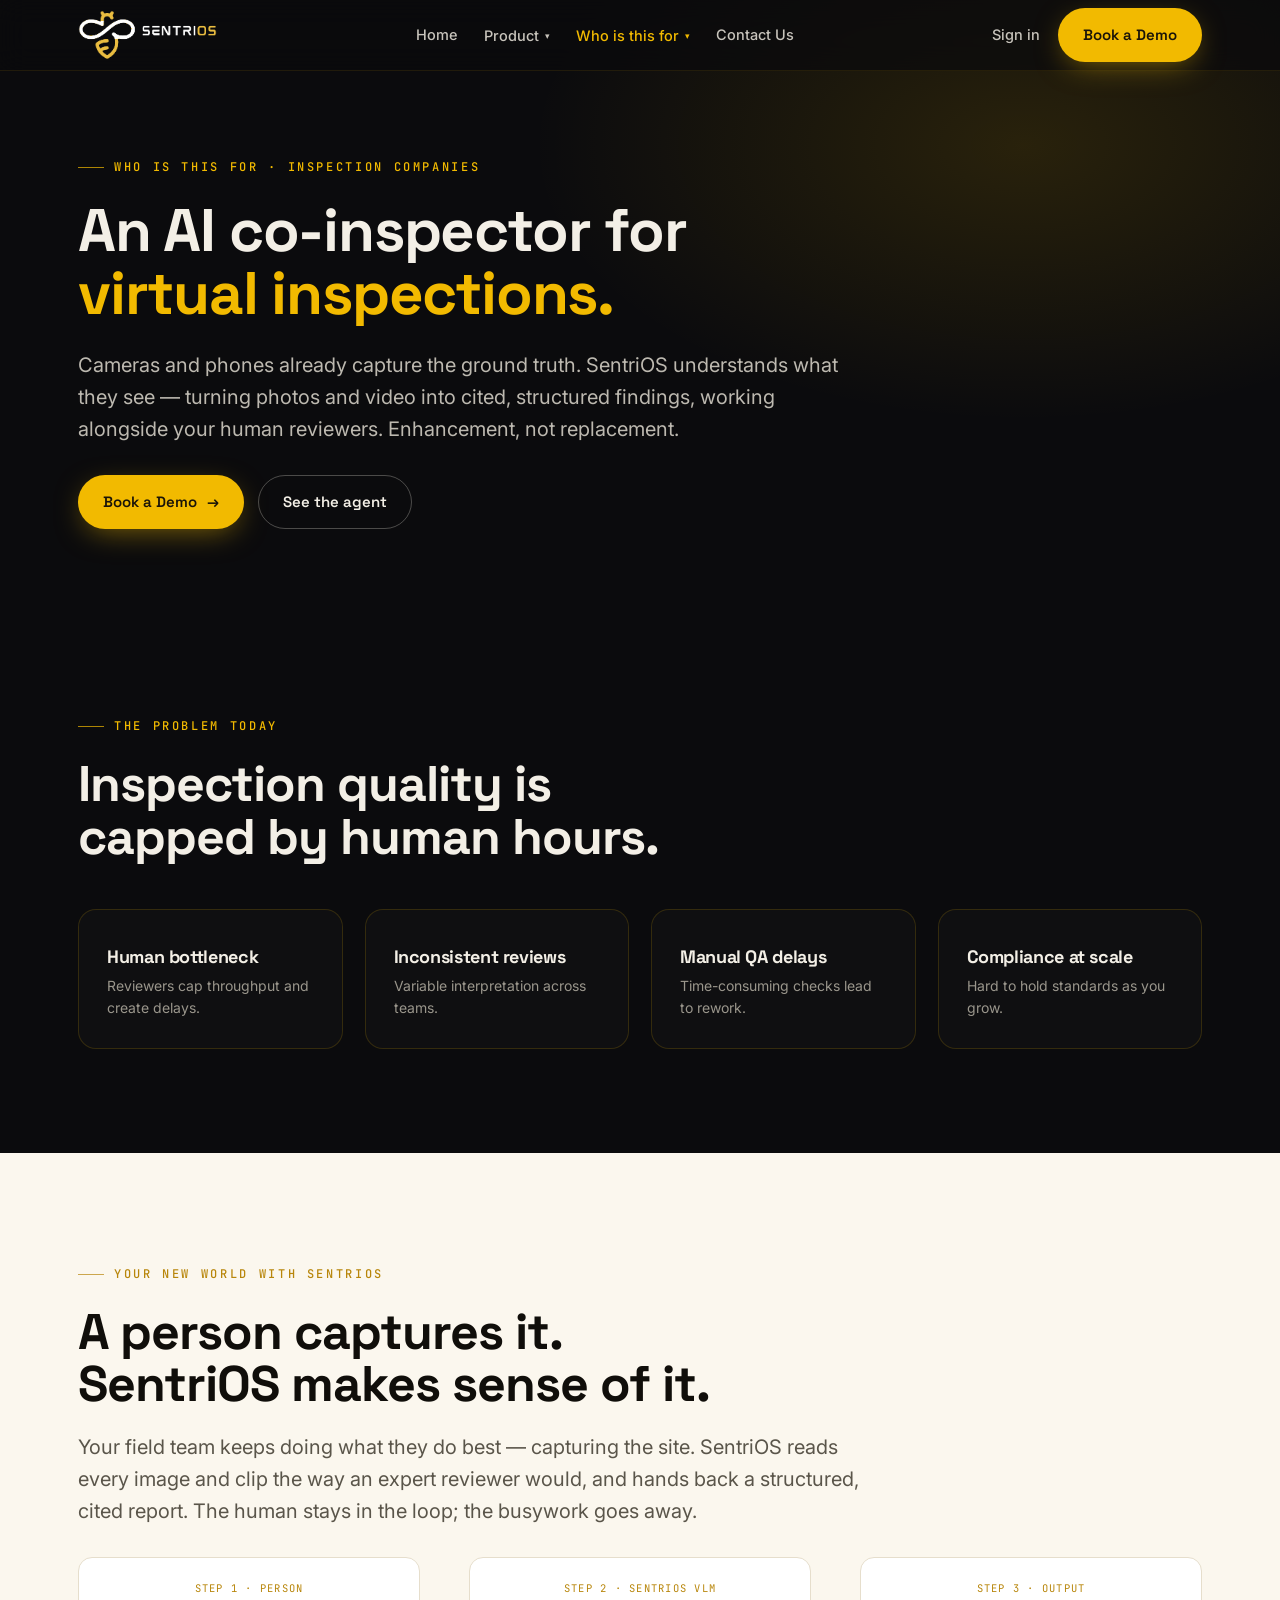
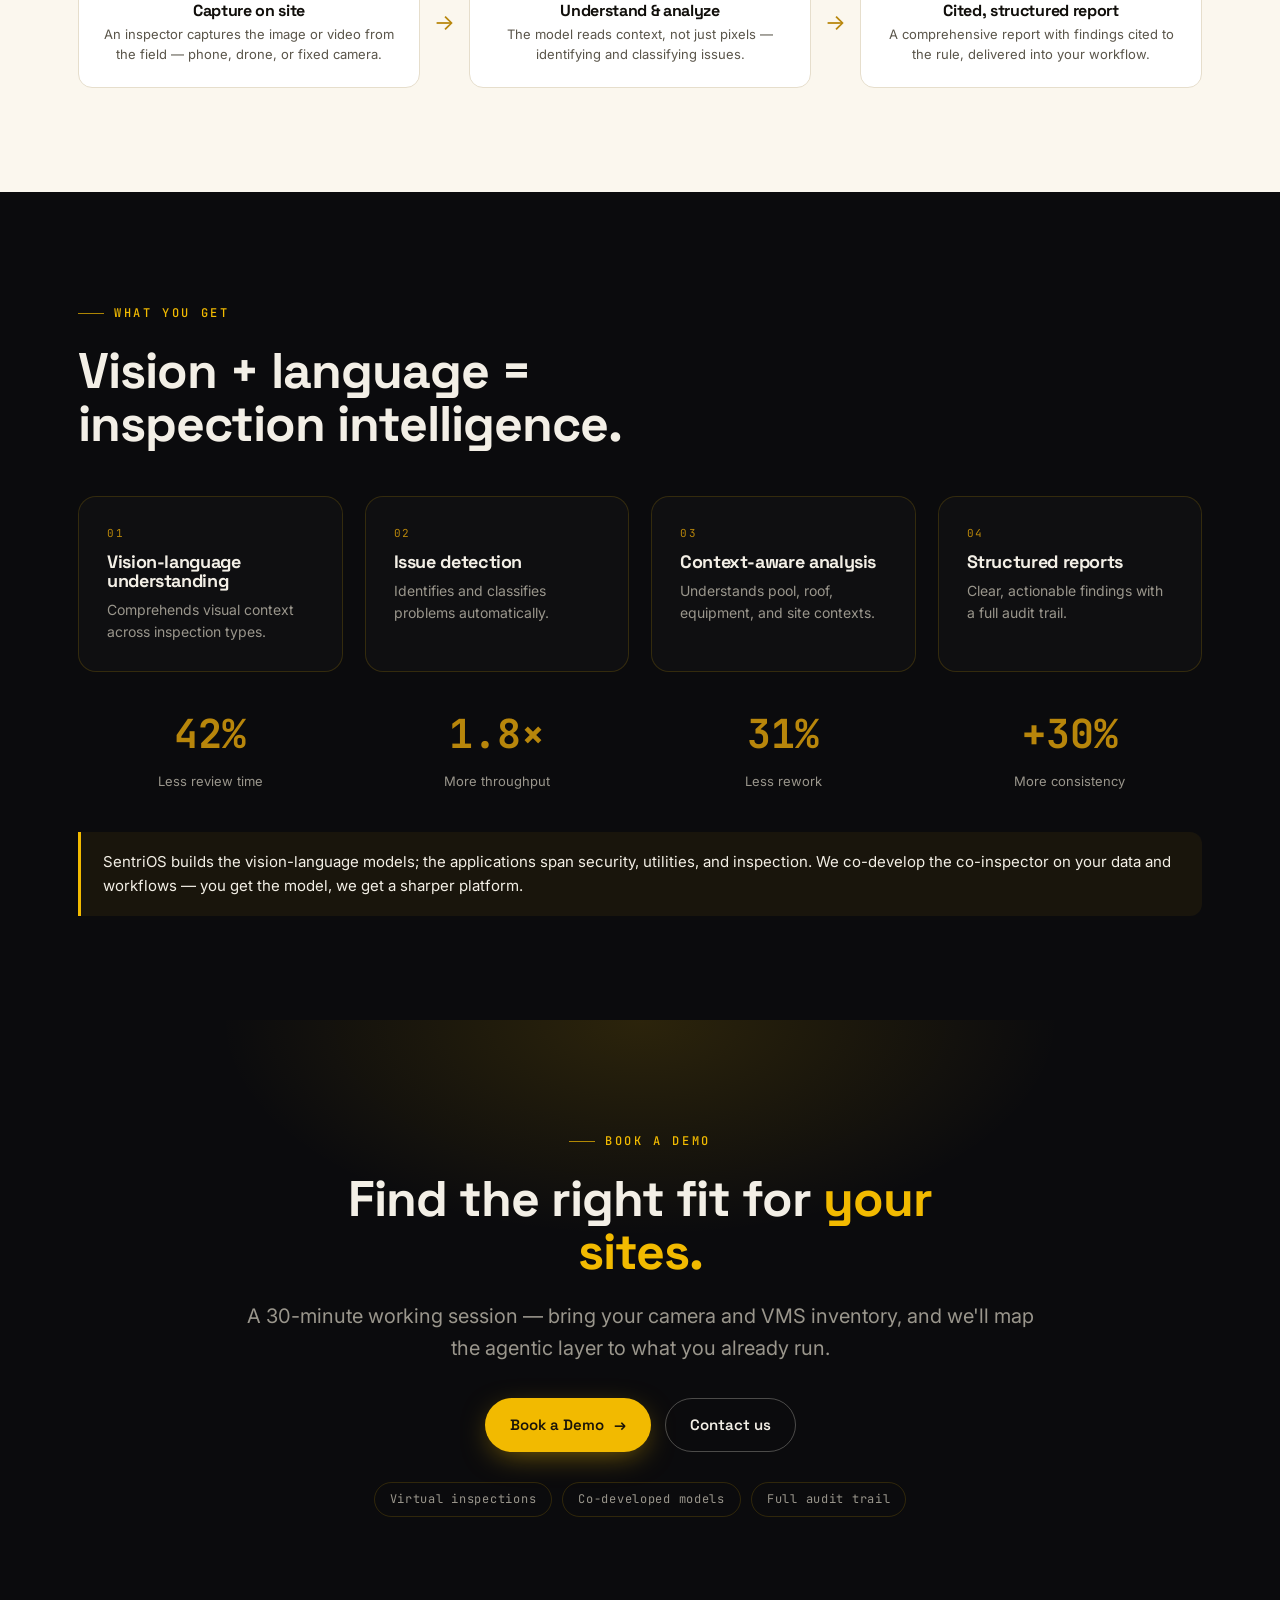
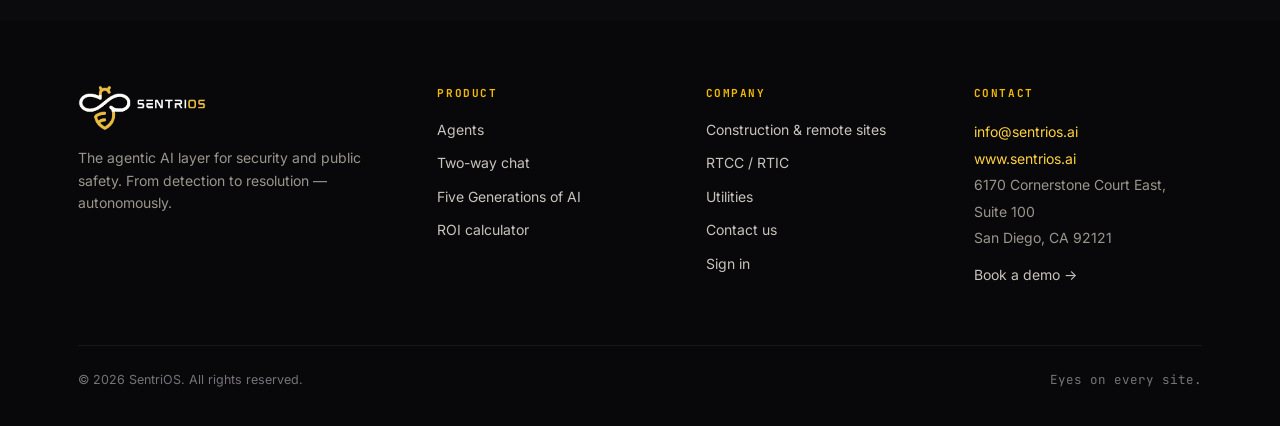
<file: inspection.html>
<!DOCTYPE html>
<html lang="en">
<head>
<meta charset="UTF-8" />
<meta name="viewport" content="width=device-width, initial-scale=1.0" />
<title>SentriOS — An AI co-inspector for virtual inspections</title>
<meta name="description" content="SentriOS turns inspection photos and video into cited, structured findings. A person captures it, SentriOS makes sense of it — faster reviews, consistent results, a full audit trail." />
<meta name="theme-color" content="#F2BA00" />
<link rel="canonical" href="https://www.sentrios.ai/inspection.html">
<meta property="og:type" content="website">
<meta property="og:site_name" content="SentriOS">
<meta property="og:url" content="https://www.sentrios.ai/inspection.html">
<meta property="og:title" content="SentriOS — An AI co-inspector for virtual inspections">
<meta property="og:description" content="SentriOS turns inspection photos and video into cited, structured findings. A person captures it, SentriOS makes sense of it — faster reviews, consistent results, a full audit trail.">
<meta property="og:image" content="https://www.sentrios.ai/og-image.png">
<meta name="twitter:card" content="summary_large_image">
<link rel="icon" href="favicon.ico" sizes="any">
<link rel="icon" type="image/png" sizes="32x32" href="favicon-32.png">
<link rel="icon" type="image/png" sizes="16x16" href="favicon-16.png">
<link rel="apple-touch-icon" sizes="180x180" href="apple-touch-icon.png">
<link rel="preconnect" href="https://fonts.googleapis.com"><link rel="preconnect" href="https://fonts.gstatic.com" crossorigin>
<link href="https://fonts.googleapis.com/css2?family=Space+Grotesk:wght@400;500;600;700&family=Inter:wght@400;500;600&family=JetBrains+Mono:wght@400;500;700&display=swap" rel="stylesheet">
<link rel="stylesheet" href="styles.css">
</head>
<body id="top">
<header class="nav">
  <div class="wrap nav-inner">
    <a href="index.html" class="brand" aria-label="SentriOS home"><img src="logo-light.png" alt="SentriOS"></a>
    <nav class="navlinks" id="nav">
      <a href="index.html">Home</a>
      <div class="dropdown">
        <button class="ddbtn" aria-haspopup="true">Product <span class="caret">&#9662;</span></button>
        <div class="ddmenu">
          <a href="agents.html">Agents<span class="d">The autonomous incident agent</span></a>
          <a href="five-generations.html">Five Generations of AI<span class="d">Why the 5th generation wins</span></a>
        </div>
      </div>
      <div class="dropdown">
        <button class="ddbtn active" aria-haspopup="true">Who is this for <span class="caret">&#9662;</span></button>
        <div class="ddmenu">
          <a href="construction.html">Construction &amp; remote sites<span class="d">Job sites, trailers, yards, off-grid assets</span></a>
          <a href="rtcc.html">RTCC / RTIC<span class="d">Public safety &amp; real-time crime centers</span></a>
          <a href="utilities.html">Utilities<span class="d">Substations, wildfire &amp; inspection</span></a>
        </div>
      </div>
      <a href="contact.html">Contact Us</a>
      <a href="https://app.sentrios.ai" class="mob-only" target="_blank" rel="noopener">Sign in</a>
      <a href="https://calendly.com/sai-sentrios/30min" class="mob-only" target="_blank" rel="noopener">Book a Demo</a>
    </nav>
    <div class="nav-cta">
      <a href="https://app.sentrios.ai" class="signin" target="_blank" rel="noopener">Sign in</a>
      <a href="https://calendly.com/sai-sentrios/30min" class="btn btn-gold" target="_blank" rel="noopener">Book a Demo</a>
      <button class="menu-btn" id="menuBtn" aria-label="Menu" aria-expanded="false"><span></span><span></span><span></span></button>
    </div>
  </div>
</header>
<main>
<section class="ihero">
  <div class="wrap">
    <div class="reveal">
      <span class="eyebrow">Who is this for &middot; Inspection companies</span>
      <h1>An AI co-inspector for <span class="hl">virtual inspections.</span></h1>
      <p class="sub">Cameras and phones already capture the ground truth. SentriOS understands what they see &mdash; turning photos and video into cited, structured findings, working alongside your human reviewers. Enhancement, not replacement.</p>
      <div class="ihero-cta">
        <a href="https://calendly.com/sai-sentrios/30min" class="btn btn-gold" target="_blank" rel="noopener">Book a Demo <span class="arr">&rarr;</span></a>
        <a href="agents.html" class="btn btn-ghost">See the agent</a>
      </div>
    </div>
  </div>
</section>

<section class="band">
  <div class="wrap">
    <div class="reveal">
      <span class="eyebrow">The problem today</span>
      <h2 class="h-sec">Inspection quality is capped by human hours.</h2>
    </div>
    <div class="grid4">
      <div class="card reveal"><h3>Human bottleneck</h3><p>Reviewers cap throughput and create delays.</p></div>
      <div class="card reveal"><h3>Inconsistent reviews</h3><p>Variable interpretation across teams.</p></div>
      <div class="card reveal"><h3>Manual QA delays</h3><p>Time-consuming checks lead to rework.</p></div>
      <div class="card reveal"><h3>Compliance at scale</h3><p>Hard to hold standards as you grow.</p></div>
    </div>
  </div>
</section>

<section class="band paper">
  <div class="wrap">
    <div class="reveal">
      <span class="eyebrow">Your new world with SentriOS</span>
      <h2 class="h-sec">A person captures it. SentriOS makes sense of it.</h2>
      <p class="lead">Your field team keeps doing what they do best &mdash; capturing the site. SentriOS reads every image and clip the way an expert reviewer would, and hands back a structured, cited report. The human stays in the loop; the busywork goes away.</p>
    </div>
    <div class="solflow reveal">
      <div class="sf"><div class="k">Step 1 &middot; Person</div><h4>Capture on site</h4><p>An inspector captures the image or video from the field &mdash; phone, drone, or fixed camera.</p></div>
      <div class="arrow">&rarr;</div>
      <div class="sf"><div class="k">Step 2 &middot; SentriOS VLM</div><h4>Understand &amp; analyze</h4><p>The model reads context, not just pixels &mdash; identifying and classifying issues.</p></div>
      <div class="arrow">&rarr;</div>
      <div class="sf"><div class="k">Step 3 &middot; Output</div><h4>Cited, structured report</h4><p>A comprehensive report with findings cited to the rule, delivered into your workflow.</p></div>
    </div>
  </div>
</section>

<section class="band">
  <div class="wrap">
    <div class="reveal">
      <span class="eyebrow">What you get</span>
      <h2 class="h-sec">Vision + language = inspection intelligence.</h2>
    </div>
    <div class="grid4">
      <div class="card reveal"><div class="k">01</div><h3>Vision-language understanding</h3><p>Comprehends visual context across inspection types.</p></div>
      <div class="card reveal"><div class="k">02</div><h3>Issue detection</h3><p>Identifies and classifies problems automatically.</p></div>
      <div class="card reveal"><div class="k">03</div><h3>Context-aware analysis</h3><p>Understands pool, roof, equipment, and site contexts.</p></div>
      <div class="card reveal"><div class="k">04</div><h3>Structured reports</h3><p>Clear, actionable findings with a full audit trail.</p></div>
    </div>
    <div class="grid4" style="margin-top:30px">
      <div class="stat reveal"><div class="v">42%</div><div class="l">Less review time</div></div>
      <div class="stat reveal"><div class="v">1.8&times;</div><div class="l">More throughput</div></div>
      <div class="stat reveal"><div class="v">31%</div><div class="l">Less rework</div></div>
      <div class="stat reveal"><div class="v">+30%</div><div class="l">More consistency</div></div>
    </div>
    <div class="reveal relevance">
      <p>SentriOS builds the vision-language models; the applications span security, utilities, and inspection. We co-develop the co-inspector on your data and workflows &mdash; you get the model, we get a sharper platform.</p>
    </div>
  </div>
</section>

<section class="band cta" id="demo">
  <div class="wrap">
    <span class="eyebrow" style="justify-content:center">Book a demo</span>
    <h2>Find the right fit for <span class="hl">your sites.</span></h2>
    <p class="lead">A 30-minute working session &mdash; bring your camera and VMS inventory, and we'll map the agentic layer to what you already run.</p>
    <div class="cta-row">
      <a href="https://calendly.com/sai-sentrios/30min" class="btn btn-gold" target="_blank" rel="noopener">Book a Demo <span class="arr">&rarr;</span></a>
      <a href="contact.html" class="btn btn-ghost">Contact us</a>
    </div>
    <div class="cta-tags"><span>Virtual inspections</span><span>Co-developed models</span><span>Full audit trail</span></div>
  </div>
</section></main>
<footer>
  <div class="wrap">
    <div class="foot-grid">
      <div class="foot-brand">
        <a href="index.html" class="brand" aria-label="SentriOS home"><img src="logo-light.png" alt="SentriOS"></a>
        <p>The agentic AI layer for security and public safety. From detection to resolution — autonomously.</p>
      </div>
      <div><h5>Product</h5><a class="flink" href="agents.html">Agents</a><a class="flink" href="agents.html#sms">Two-way chat</a><a class="flink" href="five-generations.html">Five Generations of AI</a><a class="flink" href="construction.html#roi">ROI calculator</a></div>
      <div><h5>Company</h5><a class="flink" href="construction.html">Construction &amp; remote sites</a><a class="flink" href="rtcc.html">RTCC / RTIC</a><a class="flink" href="utilities.html">Utilities</a><a class="flink" href="contact.html">Contact us</a><a class="flink" href="https://app.sentrios.ai" target="_blank" rel="noopener">Sign in</a></div>
      <div><h5>Contact</h5><address><a href="mailto:info@sentrios.ai">info@sentrios.ai</a><br><a href="https://www.sentrios.ai">www.sentrios.ai</a><br>6170 Cornerstone Court East, Suite 100<br>San Diego, CA 92121</address><a class="flink" style="margin-top:12px" href="https://calendly.com/sai-sentrios/30min" target="_blank" rel="noopener">Book a demo &rarr;</a></div>
    </div>
    <div class="foot-bottom"><span>&copy; <span id="yr"></span> SentriOS. All rights reserved.</span><span class="mono">Eyes on every site.</span></div>
  </div>
</footer>
<script src="app.js"></script>
</body>
</html>
</file>
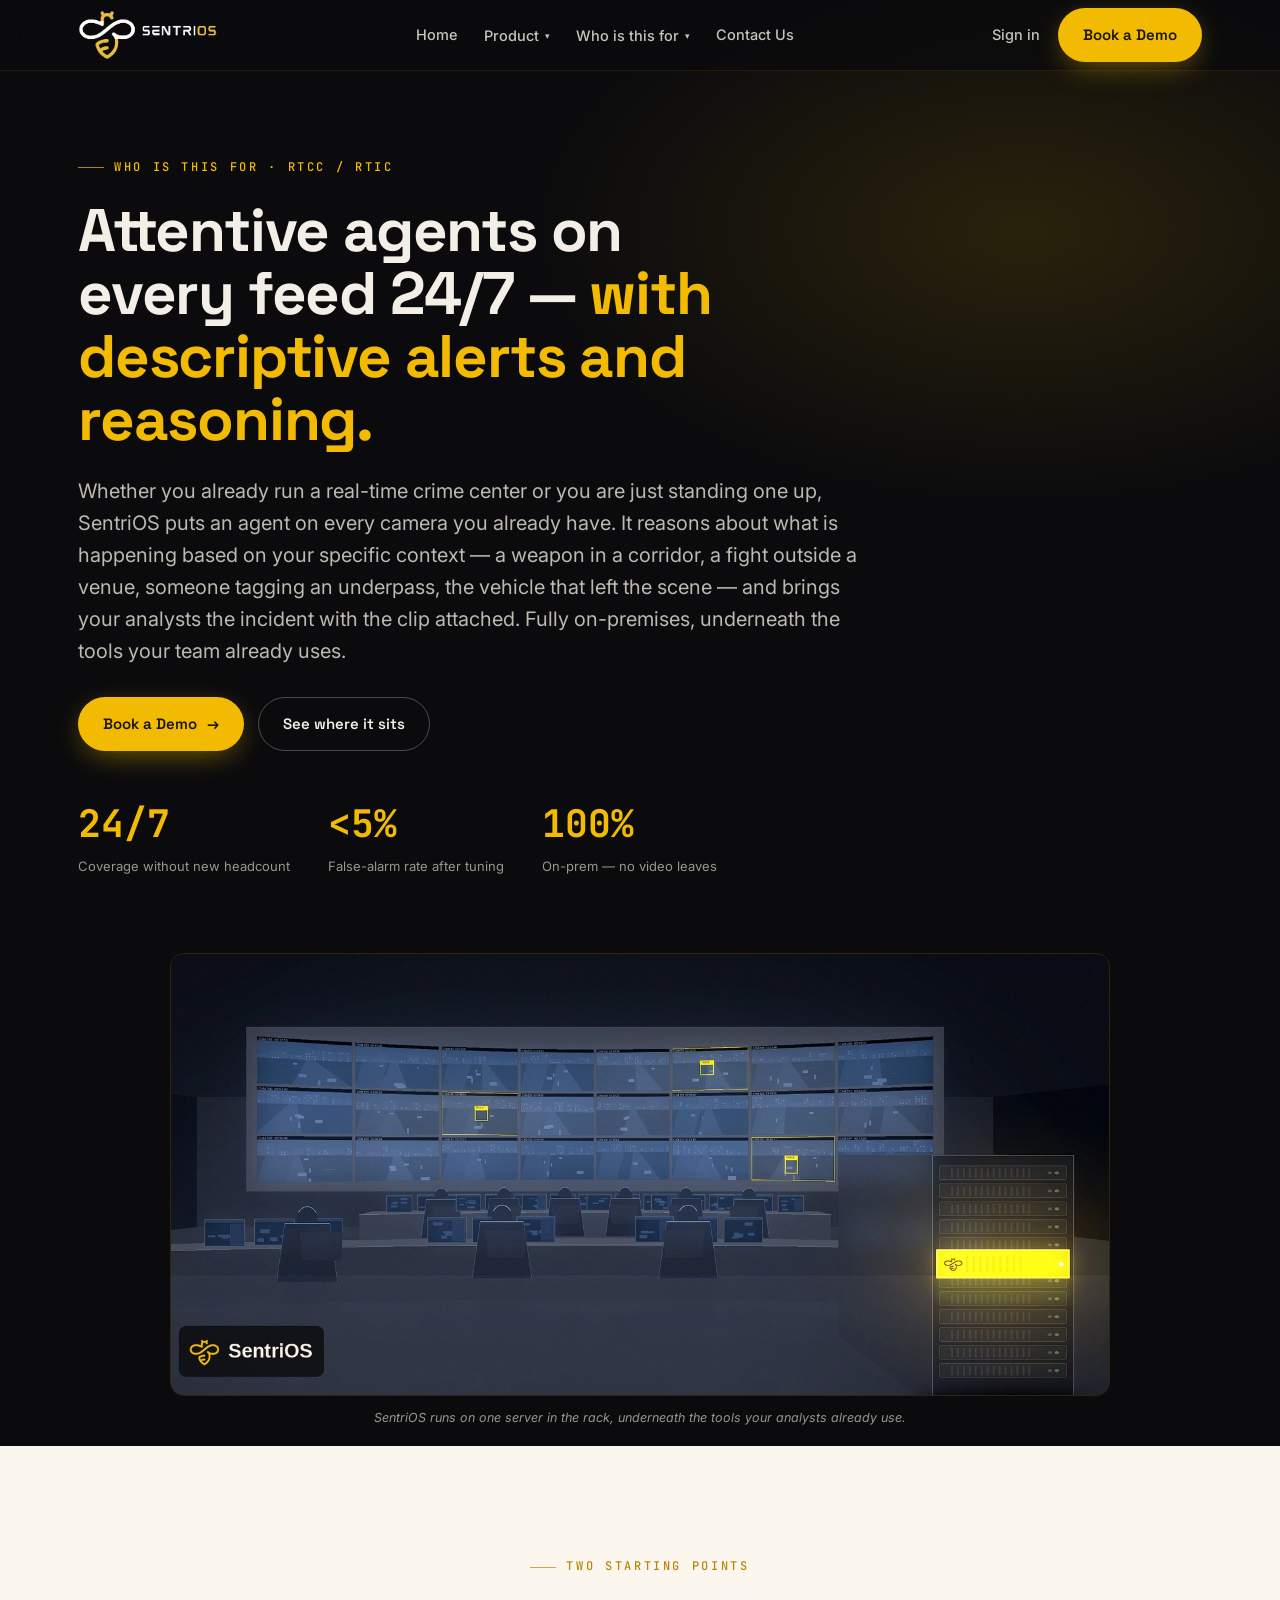
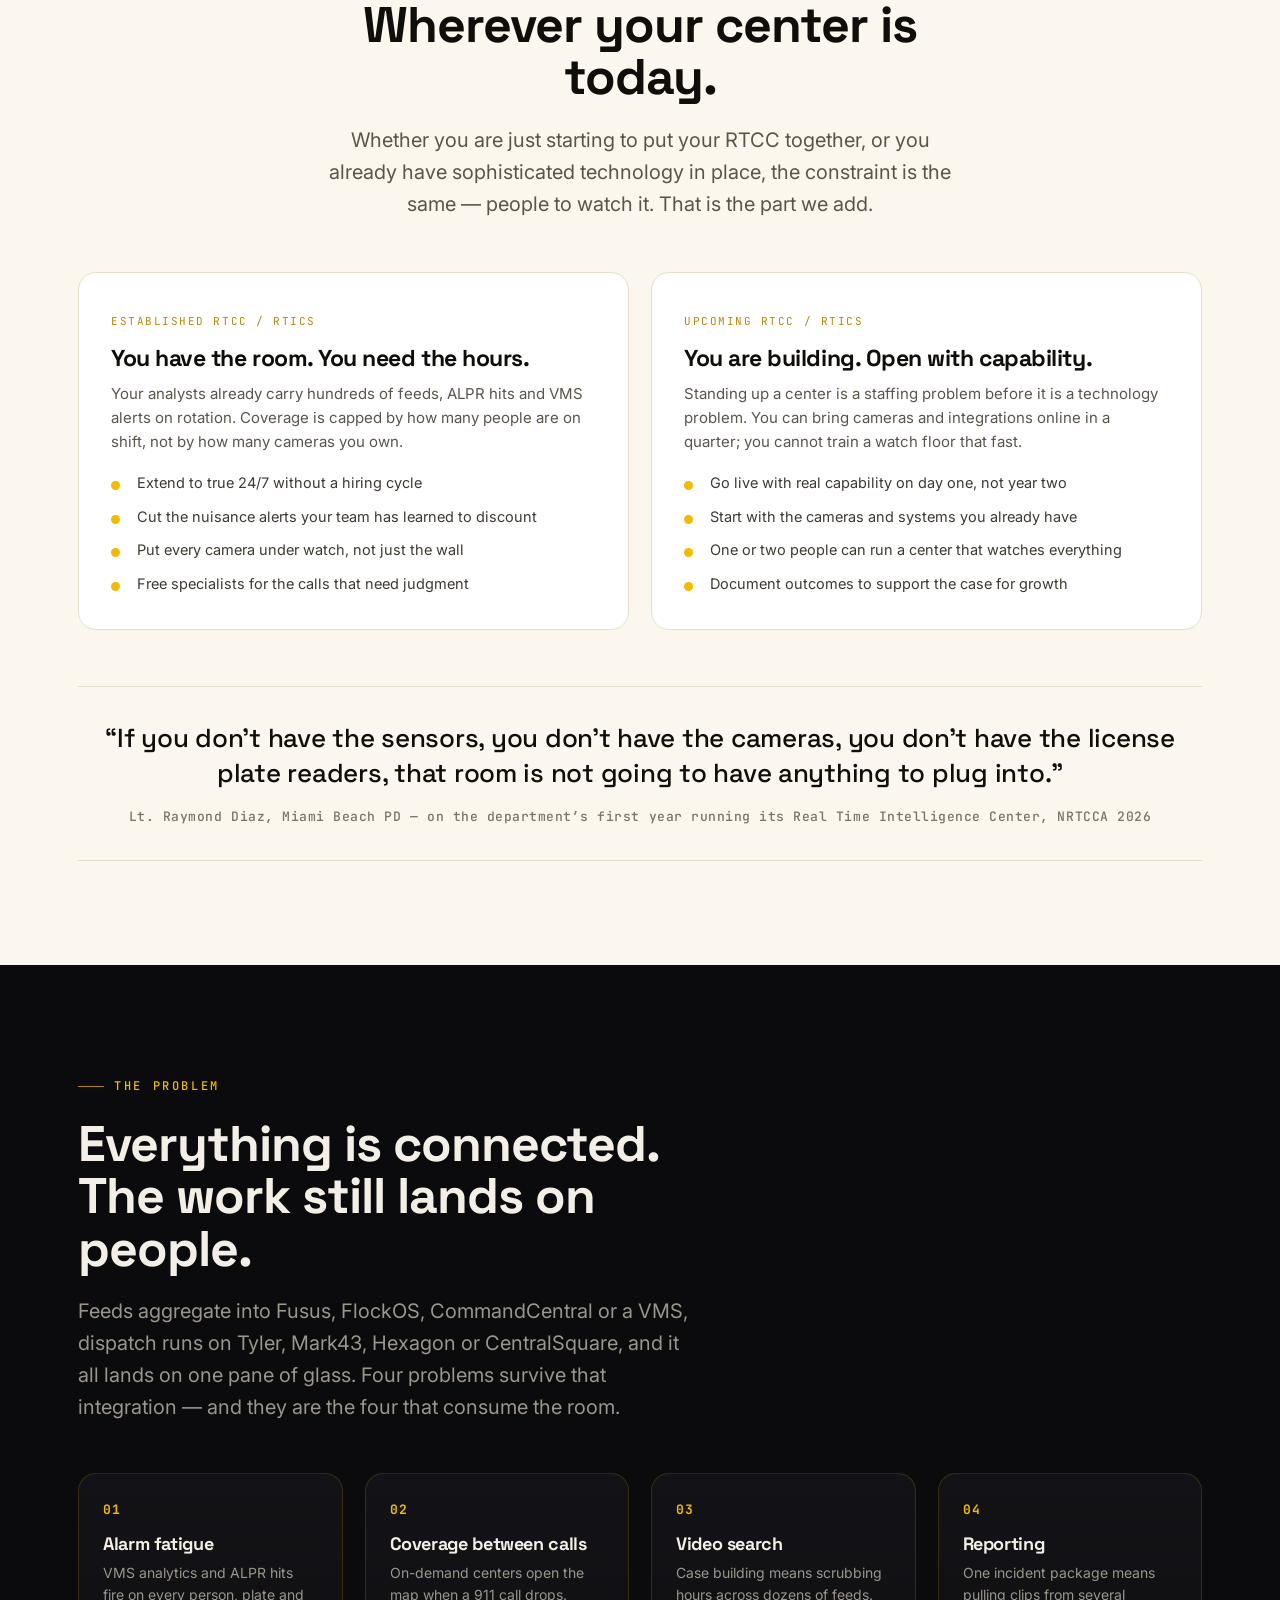
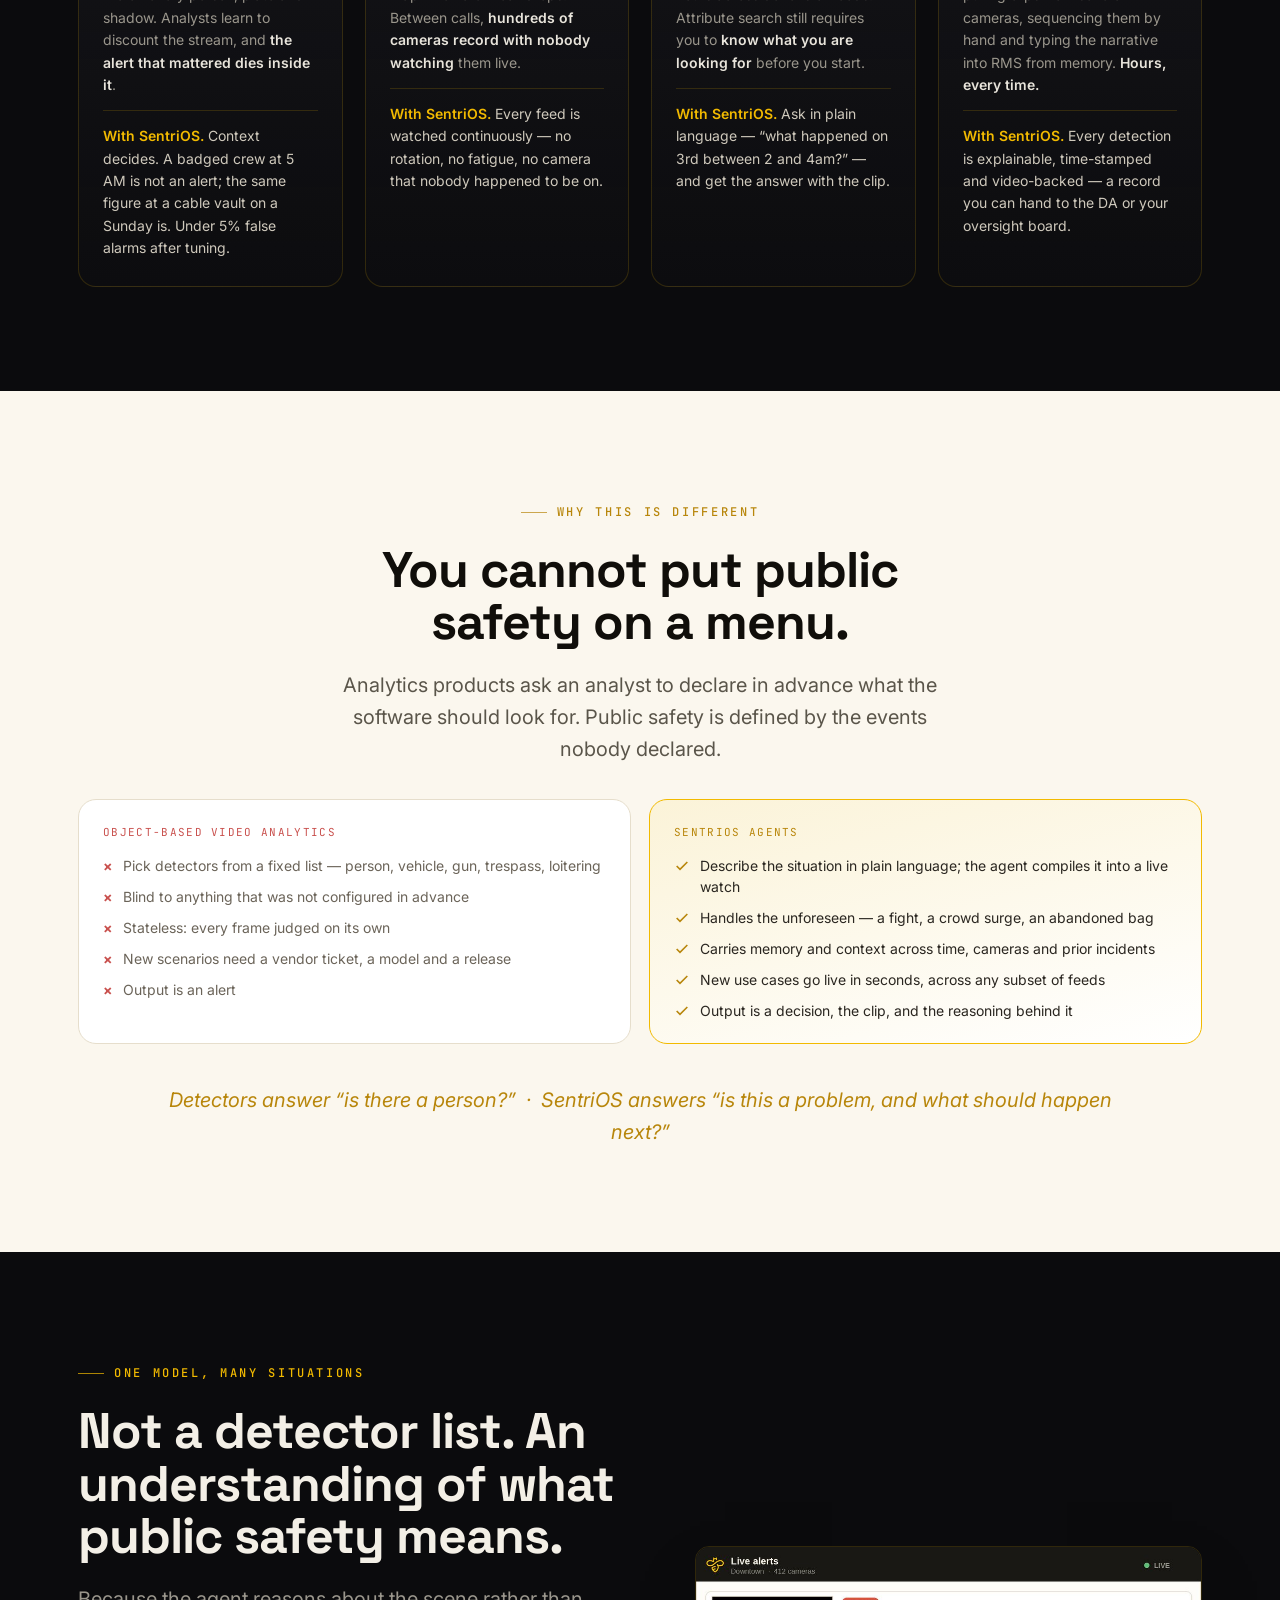
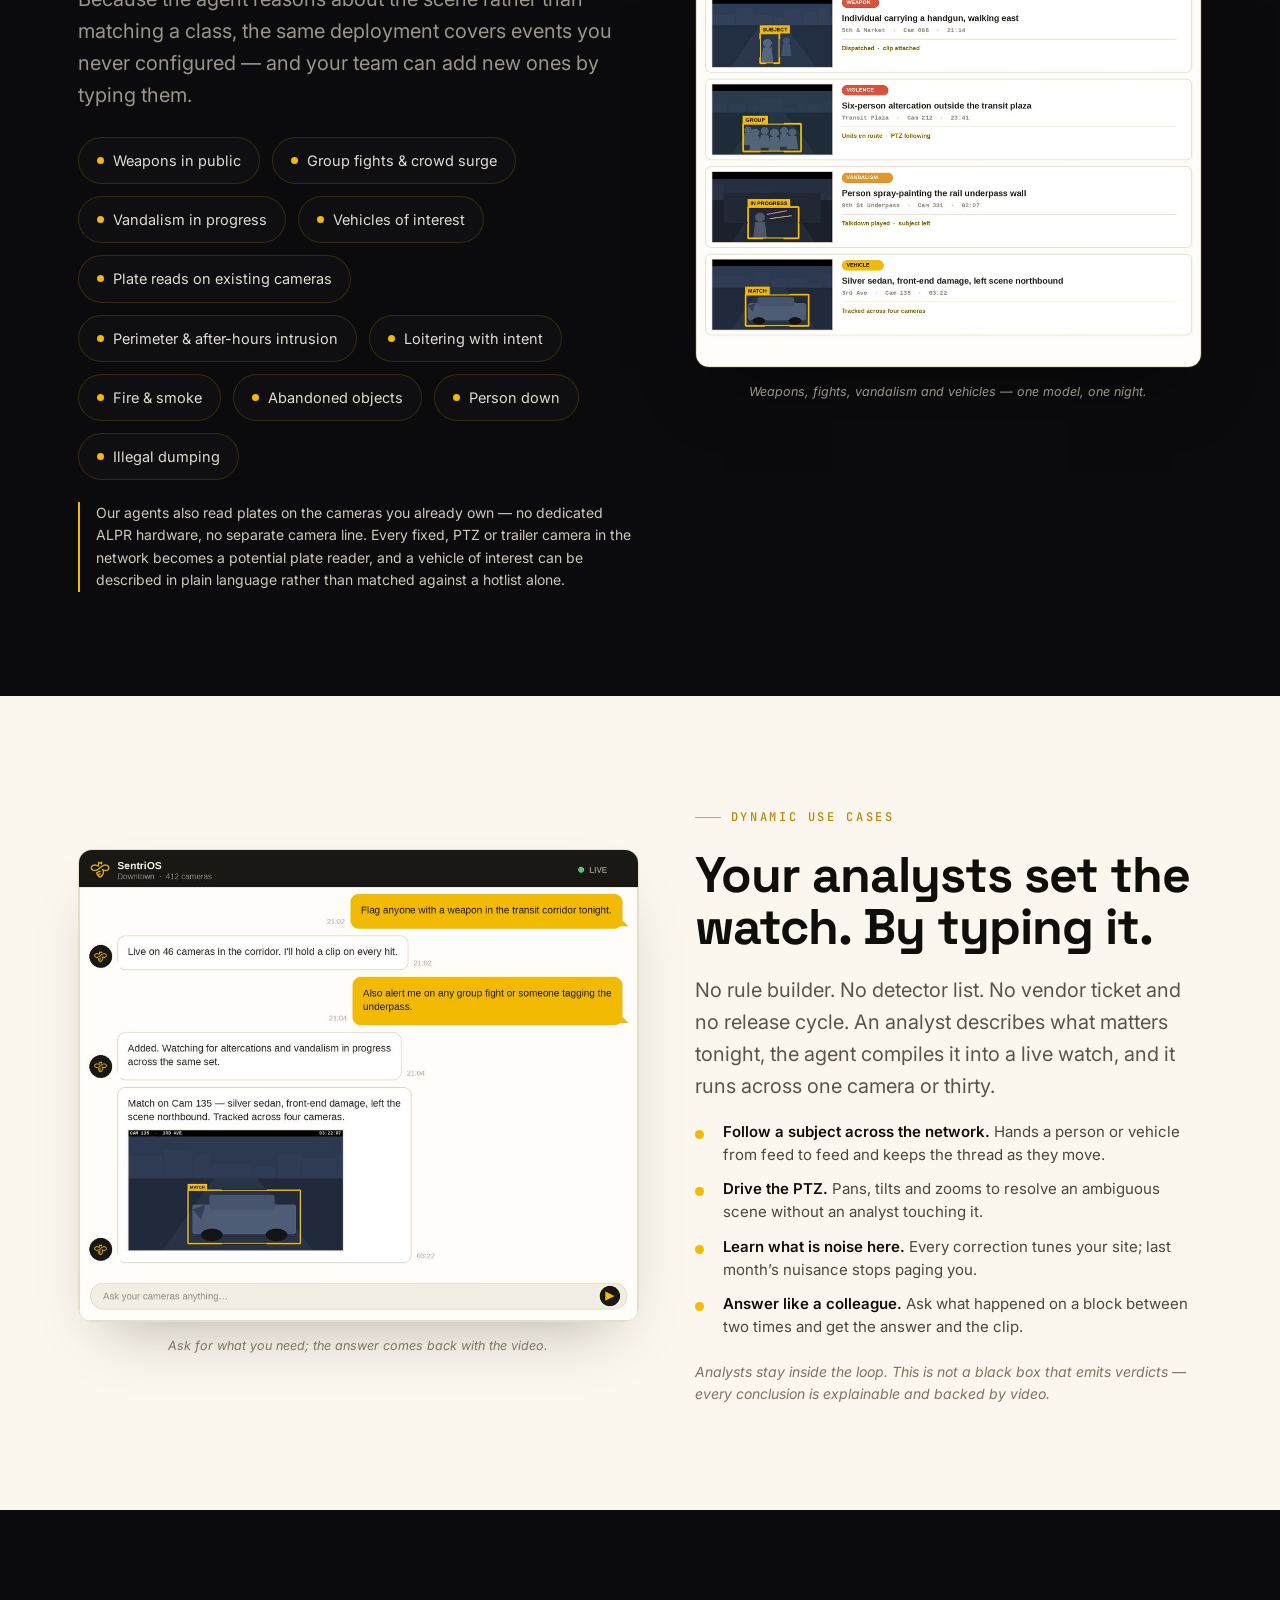
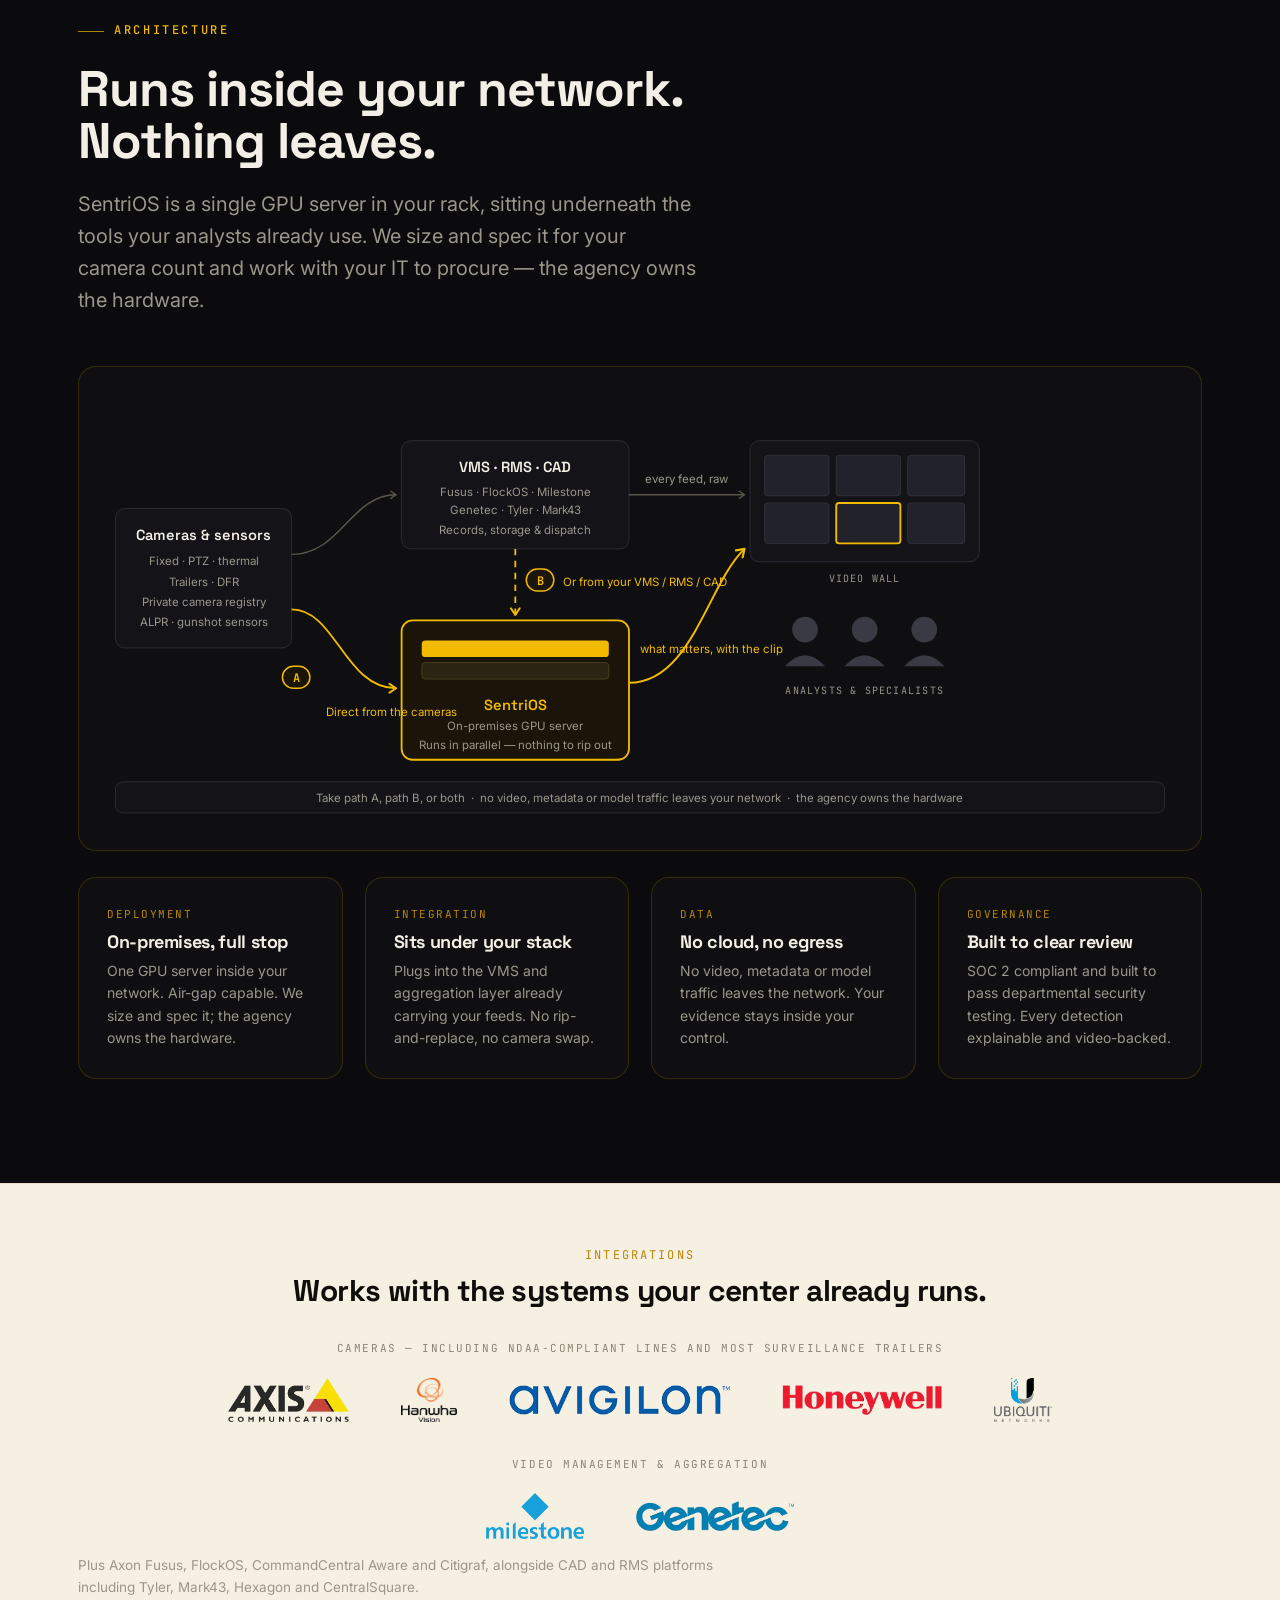
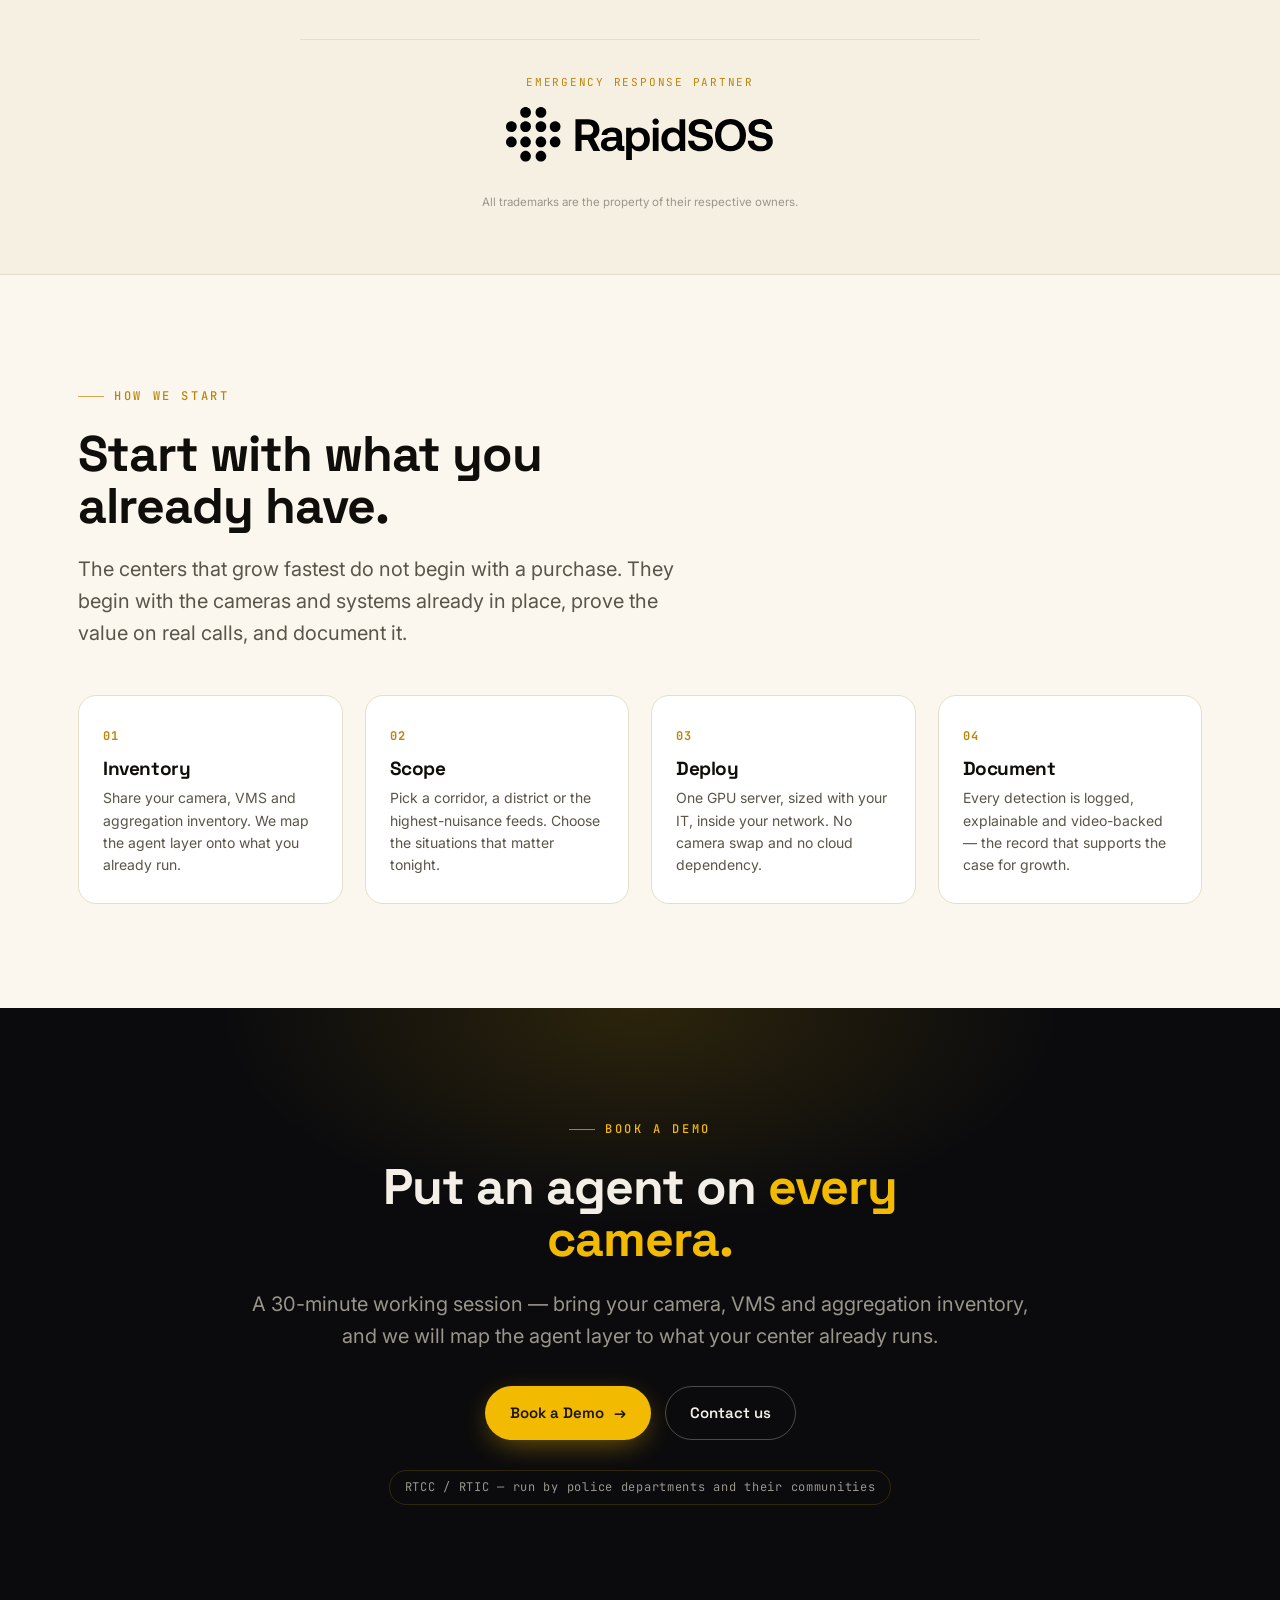
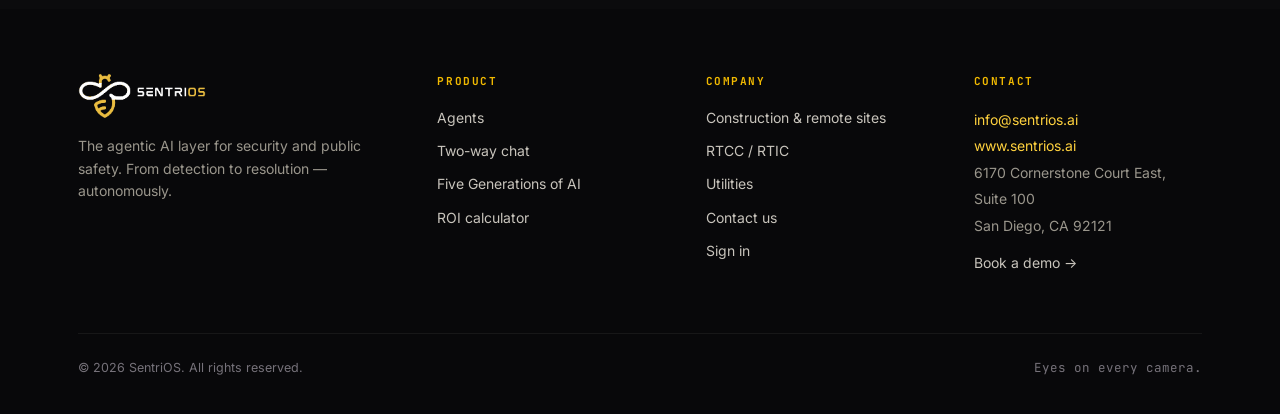
<file: rtcc.html>
<!DOCTYPE html>
<html lang="en">
<head>
<meta charset="UTF-8" />
<meta name="viewport" content="width=device-width, initial-scale=1.0" />
<title>SentriOS for RTCC &amp; RTIC — agentic AI for real-time crime centers</title>
<meta name="description" content="Agentic AI for real-time crime centers and real-time intelligence centers. SentriOS puts machine attention on every camera your RTCC/RTIC already runs — weapons, fights, vandalism and vehicles of interest, understood in context. Fully on-prem, integrates with Fusus, FlockOS, Milestone and Genetec." />
<meta name="theme-color" content="#F2BA00" />
<link rel="canonical" href="https://www.sentrios.ai/rtcc.html">
<meta property="og:type" content="website">
<meta property="og:site_name" content="SentriOS">
<meta property="og:url" content="https://www.sentrios.ai/rtcc.html">
<meta property="og:title" content="SentriOS for RTCC &amp; RTIC — agentic AI for real-time crime centers">
<meta property="og:description" content="Machine attention on every camera your RTCC/RTIC already runs. Weapons, fights, vandalism and vehicles of interest, understood in context and escalated with the clip. Fully on-prem.">
<meta property="og:image" content="https://www.sentrios.ai/og-image.png">
<meta name="twitter:card" content="summary_large_image">
<link rel="icon" href="favicon.ico" sizes="any">
<link rel="icon" type="image/png" sizes="32x32" href="favicon-32.png">
<link rel="icon" type="image/png" sizes="16x16" href="favicon-16.png">
<link rel="apple-touch-icon" sizes="180x180" href="apple-touch-icon.png">
<link rel="preconnect" href="https://fonts.googleapis.com"><link rel="preconnect" href="https://fonts.gstatic.com" crossorigin>
<link href="https://fonts.googleapis.com/css2?family=Space+Grotesk:wght@400;500;600;700&family=Inter:wght@400;500;600&family=JetBrains+Mono:wght@400;500;700&display=swap" rel="stylesheet">
<link rel="stylesheet" href="styles.css">
</head>
<body id="top">
<header class="nav">
  <div class="wrap nav-inner">
    <a href="index.html" class="brand" aria-label="SentriOS home"><img src="logo-light.png" alt="SentriOS"></a>
    <nav class="navlinks" id="nav">
      <a href="index.html">Home</a>
      <div class="dropdown">
        <button class="ddbtn" aria-haspopup="true">Product <span class="caret">&#9662;</span></button>
        <div class="ddmenu">
          <a href="agents.html">Agents<span class="d">The autonomous incident agent</span></a>
          <a href="five-generations.html">Five Generations of AI<span class="d">Why the 5th generation wins</span></a>
        </div>
      </div>
      <div class="dropdown">
        <button class="ddbtn" aria-haspopup="true">Who is this for <span class="caret">&#9662;</span></button>
        <div class="ddmenu">
          <a href="construction.html">Construction &amp; remote sites<span class="d">Job sites, trailers, yards, off-grid assets</span></a>
          <a href="rtcc.html" class="active">RTCC / RTIC<span class="d">Public safety &amp; real-time crime centers</span></a>
          <a href="utilities.html">Utilities<span class="d">Substations, wildfire &amp; inspection</span></a>
        </div>
      </div>
      <a href="contact.html">Contact Us</a>
      <a href="https://app.sentrios.ai" class="mob-only" target="_blank" rel="noopener">Sign in</a>
      <a href="https://calendly.com/sai-sentrios/30min" class="mob-only" target="_blank" rel="noopener">Book a Demo</a>
    </nav>
    <div class="nav-cta">
      <a href="https://app.sentrios.ai" class="signin" target="_blank" rel="noopener">Sign in</a>
      <a href="https://calendly.com/sai-sentrios/30min" class="btn btn-gold" target="_blank" rel="noopener">Book a Demo</a>
      <button class="menu-btn" id="menuBtn" aria-label="Menu" aria-expanded="false"><span></span><span></span><span></span></button>
    </div>
  </div>
</header>
<main>

<section class="ihero">
  <div class="wrap">
    <div class="reveal">
      <span class="eyebrow">Who is this for &middot; RTCC / RTIC</span>
      <h1>Attentive agents on every feed 24/7 &mdash; <span class="hl">with descriptive alerts and reasoning.</span></h1>
      <p class="sub">Whether you already run a real-time crime center or you are just standing one up, SentriOS puts an agent on every camera you already have. It reasons about what is happening based on your specific context &mdash; a weapon in a corridor, a fight outside a venue, someone tagging an underpass, the vehicle that left the scene &mdash; and brings your analysts the incident with the clip attached. Fully on-premises, underneath the tools your team already uses.</p>
      <div class="ihero-cta">
        <a href="https://calendly.com/sai-sentrios/30min" class="btn btn-gold" target="_blank" rel="noopener">Book a Demo <span class="arr">&rarr;</span></a>
        <a href="#stack" class="btn btn-ghost">See where it sits</a>
      </div>
      <div class="ihero-stats">
        <div class="s"><div class="v">24/7</div><div class="l">Coverage without new headcount</div></div>
        <div class="s"><div class="v">&lt;5%</div><div class="l">False-alarm rate after tuning</div></div>
        <div class="s"><div class="v">100%</div><div class="l">On-prem &mdash; no video leaves</div></div>
      </div>
    </div>
  </div>
</section>


<section class="rt-hero-media">
  <div class="wrap">
    <figure class="rt-room reveal">
      <img src="rtcc-room.jpg" alt="A real-time crime center: analysts at workstations facing a curved video wall, with the SentriOS on-premises server highlighted in the rack" loading="eager">
      <figcaption>SentriOS runs on one server in the rack, underneath the tools your analysts already use.</figcaption>
    </figure>
  </div>
</section>

<!-- ============ WHEREVER YOU ARE ============ -->
<section class="band paper">
  <div class="wrap">
    <div class="reveal" style="text-align:center;max-width:64ch;margin:0 auto">
      <span class="eyebrow" style="justify-content:center">Two starting points</span>
      <h2 class="h-sec" style="margin:0 auto">Wherever your center is today.</h2>
      <p class="lead" style="margin:20px auto 0">Whether you are just starting to put your RTCC together, or you already have sophisticated technology in place, the constraint is the same &mdash; people to watch it. That is the part we add.</p>
    </div>
    <div class="grid2 rt-two">
      <div class="rt-audience reveal">
        <span class="rt-tag">Established RTCC / RTICs</span>
        <h3>You have the room. You need the hours.</h3>
        <p>Your analysts already carry hundreds of feeds, ALPR hits and VMS alerts on rotation. Coverage is capped by how many people are on shift, not by how many cameras you own.</p>
        <ul class="rt-list">
          <li>Extend to true 24/7 without a hiring cycle</li>
          <li>Cut the nuisance alerts your team has learned to discount</li>
          <li>Put every camera under watch, not just the wall</li>
          <li>Free specialists for the calls that need judgment</li>
        </ul>
      </div>
      <div class="rt-audience reveal">
        <span class="rt-tag">Upcoming RTCC / RTICs</span>
        <h3>You are building. Open with capability.</h3>
        <p>Standing up a center is a staffing problem before it is a technology problem. You can bring cameras and integrations online in a quarter; you cannot train a watch floor that fast.</p>
        <ul class="rt-list">
          <li>Go live with real capability on day one, not year two</li>
          <li>Start with the cameras and systems you already have</li>
          <li>One or two people can run a center that watches everything</li>
          <li>Document outcomes to support the case for growth</li>
        </ul>
      </div>
    </div>
    <div class="pullquote reveal">
      <p>&ldquo;If you don&rsquo;t have the sensors, you don&rsquo;t have the cameras, you don&rsquo;t have the license plate readers, that room is not going to have anything to plug into.&rdquo;</p>
      <cite>Lt. Raymond Diaz, Miami Beach PD &mdash; on the department&rsquo;s first year running its Real Time Intelligence Center, NRTCCA 2026</cite>
    </div>
  </div>
</section>

<!-- ============ PAIN POINTS ============ -->
<section class="band">
  <div class="wrap">
    <div class="reveal" style="max-width:62ch">
      <span class="eyebrow">The problem</span>
      <h2 class="h-sec">Everything is connected. The work still lands on people.</h2>
      <p class="lead">Feeds aggregate into Fusus, FlockOS, CommandCentral or a VMS, dispatch runs on Tyler, Mark43, Hexagon or CentralSquare, and it all lands on one pane of glass. Four problems survive that integration &mdash; and they are the four that consume the room.</p>
    </div>
    <div class="prob-grid rt-prob-grid">
      <div class="prob reveal">
        <div class="n">01</div>
        <h3>Alarm fatigue</h3>
        <p>VMS analytics and ALPR hits fire on every person, plate and shadow. Analysts learn to discount the stream, and <b>the alert that mattered dies inside it</b>.</p>
        <p class="rt-fix"><b>With SentriOS.</b> Context decides. A badged crew at 5 AM is not an alert; the same figure at a cable vault on a Sunday is. Under 5% false alarms after tuning.</p>
      </div>
      <div class="prob reveal">
        <div class="n">02</div>
        <h3>Coverage between calls</h3>
        <p>On-demand centers open the map when a 911 call drops. Between calls, <b>hundreds of cameras record with nobody watching</b> them live.</p>
        <p class="rt-fix"><b>With SentriOS.</b> Every feed is watched continuously &mdash; no rotation, no fatigue, no camera that nobody happened to be on.</p>
      </div>
      <div class="prob reveal">
        <div class="n">03</div>
        <h3>Video search</h3>
        <p>Case building means scrubbing hours across dozens of feeds. Attribute search still requires you to <b>know what you are looking for</b> before you start.</p>
        <p class="rt-fix"><b>With SentriOS.</b> Ask in plain language &mdash; &ldquo;what happened on 3rd between 2 and 4am?&rdquo; &mdash; and get the answer with the clip.</p>
      </div>
      <div class="prob reveal">
        <div class="n">04</div>
        <h3>Reporting</h3>
        <p>One incident package means pulling clips from several cameras, sequencing them by hand and typing the narrative into RMS from memory. <b>Hours, every time.</b></p>
        <p class="rt-fix"><b>With SentriOS.</b> Every detection is explainable, time-stamped and video-backed &mdash; a record you can hand to the DA or your oversight board.</p>
      </div>
    </div>
  </div>
</section>

<!-- ============ SAME CAMERA, TWO ANSWERS ============ -->
<section class="band paper">
  <div class="wrap">
    <div class="reveal" style="text-align:center;max-width:62ch;margin:0 auto">
      <span class="eyebrow" style="justify-content:center">Why this is different</span>
      <h2 class="h-sec" style="margin:0 auto">You cannot put public safety on a menu.</h2>
      <p class="lead" style="margin:20px auto 0">Analytics products ask an analyst to declare in advance what the software should look for. Public safety is defined by the events nobody declared.</p>
    </div>
    <div class="compare reveal">
      <div class="cmp cmp-old">
        <div class="ct">Object-based video analytics</div>
        <ul>
          <li>Pick detectors from a fixed list &mdash; person, vehicle, gun, trespass, loitering</li>
          <li>Blind to anything that was not configured in advance</li>
          <li>Stateless: every frame judged on its own</li>
          <li>New scenarios need a vendor ticket, a model and a release</li>
          <li>Output is an alert</li>
        </ul>
      </div>
      <div class="cmp cmp-new">
        <div class="ct">SentriOS agents</div>
        <ul>
          <li><svg viewBox="0 0 24 24"><path d="M20 6L9 17l-5-5"/></svg>Describe the situation in plain language; the agent compiles it into a live watch</li>
          <li><svg viewBox="0 0 24 24"><path d="M20 6L9 17l-5-5"/></svg>Handles the unforeseen &mdash; a fight, a crowd surge, an abandoned bag</li>
          <li><svg viewBox="0 0 24 24"><path d="M20 6L9 17l-5-5"/></svg>Carries memory and context across time, cameras and prior incidents</li>
          <li><svg viewBox="0 0 24 24"><path d="M20 6L9 17l-5-5"/></svg>New use cases go live in seconds, across any subset of feeds</li>
          <li><svg viewBox="0 0 24 24"><path d="M20 6L9 17l-5-5"/></svg>Output is a decision, the clip, and the reasoning behind it</li>
        </ul>
      </div>
    </div>
    <p class="rt-kicker reveal">Detectors answer &ldquo;is there a person?&rdquo; &nbsp;&middot;&nbsp; SentriOS answers &ldquo;is this a problem, and what should happen next?&rdquo;</p>
  </div>
</section>

<!-- ============ WHAT IT CATCHES ============ -->
<section class="band">
  <div class="wrap">
    <div class="rt-split reveal">
      <div>
        <span class="eyebrow">One model, many situations</span>
        <h2 class="h-sec">Not a detector list. An understanding of what public safety means.</h2>
        <p class="lead">Because the agent reasons about the scene rather than matching a class, the same deployment covers events you never configured &mdash; and your team can add new ones by typing them.</p>
        <div class="chips rt-chips">
          <span class="chip">Weapons in public</span>
          <span class="chip">Group fights &amp; crowd surge</span>
          <span class="chip">Vandalism in progress</span>
          <span class="chip">Vehicles of interest</span>
          <span class="chip">Plate reads on existing cameras</span>
          <span class="chip">Perimeter &amp; after-hours intrusion</span>
          <span class="chip">Loitering with intent</span>
          <span class="chip">Fire &amp; smoke</span>
          <span class="chip">Abandoned objects</span>
          <span class="chip">Person down</span>
          <span class="chip">Illegal dumping</span>
        </div>
        <p class="rt-note rt-note-strong">Our agents also read plates on the cameras you already own &mdash; no dedicated ALPR hardware, no separate camera line. Every fixed, PTZ or trailer camera in the network becomes a potential plate reader, and a vehicle of interest can be described in plain language rather than matched against a hotlist alone.</p>
      </div>
      <figure class="rt-figure">
        <img src="rtcc-alerts.jpg" alt="SentriOS live alert feed showing a weapon, a group altercation, vandalism in progress and a vehicle of interest, each with camera, timestamp and the action taken" loading="lazy">
        <figcaption>Weapons, fights, vandalism and vehicles &mdash; one model, one night.</figcaption>
      </figure>
    </div>
  </div>
</section>

<!-- ============ CHAT / DYNAMIC USE CASES ============ -->
<section class="band paper">
  <div class="wrap">
    <div class="rt-split rt-split-rev reveal">
      <figure class="rt-figure">
        <img src="rtcc-chat.jpg" alt="SentriOS chat interface: an analyst asks the system to flag weapons in the transit corridor and group fights, and the agent replies with a vehicle match and the clip" loading="lazy">
        <figcaption>Ask for what you need; the answer comes back with the video.</figcaption>
      </figure>
      <div>
        <span class="eyebrow">Dynamic use cases</span>
        <h2 class="h-sec">Your analysts set the watch. By typing it.</h2>
        <p class="lead">No rule builder. No detector list. No vendor ticket and no release cycle. An analyst describes what matters tonight, the agent compiles it into a live watch, and it runs across one camera or thirty.</p>
        <ul class="rt-list rt-list-lg">
          <li><b>Follow a subject across the network.</b> Hands a person or vehicle from feed to feed and keeps the thread as they move.</li>
          <li><b>Drive the PTZ.</b> Pans, tilts and zooms to resolve an ambiguous scene without an analyst touching it.</li>
          <li><b>Learn what is noise here.</b> Every correction tunes your site; last month&rsquo;s nuisance stops paging you.</li>
          <li><b>Answer like a colleague.</b> Ask what happened on a block between two times and get the answer and the clip.</li>
        </ul>
        <p class="rt-note">Analysts stay inside the loop. This is not a black box that emits verdicts &mdash; every conclusion is explainable and backed by video.</p>
      </div>
    </div>
  </div>
</section>

<!-- ============ ARCHITECTURE / STACK ============ -->
<section class="band" id="stack">
  <div class="wrap">
    <div class="reveal" style="max-width:62ch">
      <span class="eyebrow">Architecture</span>
      <h2 class="h-sec">Runs inside your network. Nothing leaves.</h2>
      <p class="lead">SentriOS is a single GPU server in your rack, sitting underneath the tools your analysts already use. We size and spec it for your camera count and work with your IT to procure &mdash; the agency owns the hardware.</p>
    </div>

    <div class="rt-stack reveal" role="img" aria-label="Architecture diagram: SentriOS can take video either directly from the cameras or from the VMS, RMS and CAD stack — your choice, or both. It runs in parallel with that stack and pushes only what matters, with the clip, to the video wall.">
      <svg viewBox="0 0 1180 470" xmlns="http://www.w3.org/2000/svg">
        <defs>
          <marker id="rtArrow" viewBox="0 0 10 10" refX="8" refY="5" markerWidth="6" markerHeight="6" orient="auto-start-reverse">
            <path d="M2 1L8 5L2 9" fill="none" stroke="#5A564C" stroke-width="1.6" stroke-linecap="round" stroke-linejoin="round"/>
          </marker>
          <marker id="rtArrowGold" viewBox="0 0 10 10" refX="8" refY="5" markerWidth="6" markerHeight="6" orient="auto-start-reverse">
            <path d="M2 1L8 5L2 9" fill="none" stroke="#F2BA00" stroke-width="1.8" stroke-linecap="round" stroke-linejoin="round"/>
          </marker>
        </defs>

        <!-- ============ 1 · cameras & sensors ============ -->
        <rect x="18" y="126" width="192" height="152" rx="10" fill="#141418" stroke="#2E2E36"/>
        <text x="114" y="160" class="rt-svg-h" text-anchor="middle">Cameras &amp; sensors</text>
        <text x="114" y="188" class="rt-svg-s" text-anchor="middle">Fixed &middot; PTZ &middot; thermal</text>
        <text x="114" y="210" class="rt-svg-s" text-anchor="middle">Trailers &middot; DFR</text>
        <text x="114" y="232" class="rt-svg-s" text-anchor="middle">Private camera registry</text>
        <text x="114" y="254" class="rt-svg-s" text-anchor="middle">ALPR &middot; gunshot sensors</text>

        <!-- ============ 2 · VMS / RMS / CAD ============ -->
        <rect x="330" y="52" width="248" height="118" rx="10" fill="#141418" stroke="#2E2E36"/>
        <text x="454" y="86" class="rt-svg-h" text-anchor="middle">VMS &middot; RMS &middot; CAD</text>
        <text x="454" y="112" class="rt-svg-s" text-anchor="middle">Fusus &middot; FlockOS &middot; Milestone</text>
        <text x="454" y="132" class="rt-svg-s" text-anchor="middle">Genetec &middot; Tyler &middot; Mark43</text>
        <text x="454" y="154" class="rt-svg-s" text-anchor="middle">Records, storage &amp; dispatch</text>

        <!-- ============ 3 · SentriOS ============ -->
        <rect x="330" y="248" width="248" height="152" rx="12" fill="#1A1508" stroke="#F2BA00" stroke-width="2"/>
        <rect x="352" y="270" width="204" height="18" rx="4" fill="#F2BA00"/>
        <rect x="352" y="294" width="204" height="18" rx="4" fill="#2A2412" stroke="#4A4020"/>
        <text x="454" y="346" class="rt-svg-h rt-svg-gold" text-anchor="middle">SentriOS</text>
        <text x="454" y="368" class="rt-svg-s" text-anchor="middle">On-premises GPU server</text>
        <text x="454" y="388" class="rt-svg-s" text-anchor="middle">Runs in parallel &mdash; nothing to rip out</text>

        <!-- ============ 4 · video wall + analysts ============ -->
        <rect x="710" y="52" width="250" height="132" rx="10" fill="#141418" stroke="#2E2E36"/>
        <g fill="#22222A" stroke="#33333D">
          <rect x="726" y="68" width="70" height="44" rx="3"/><rect x="804" y="68" width="70" height="44" rx="3"/><rect x="882" y="68" width="62" height="44" rx="3"/>
          <rect x="726" y="120" width="70" height="44" rx="3"/><rect x="804" y="120" width="70" height="44" rx="3"/><rect x="882" y="120" width="62" height="44" rx="3"/>
        </g>
        <rect x="804" y="120" width="70" height="44" rx="3" fill="none" stroke="#F2BA00" stroke-width="2"/>
        <text x="835" y="206" class="rt-svg-lab" text-anchor="middle">Video wall</text>

        <g fill="#3A3A44">
          <circle cx="770" cy="258" r="14"/><path d="M748 298 q22 -24 44 0 z"/>
          <circle cx="835" cy="258" r="14"/><path d="M813 298 q22 -24 44 0 z"/>
          <circle cx="900" cy="258" r="14"/><path d="M878 298 q22 -24 44 0 z"/>
        </g>
        <text x="835" y="328" class="rt-svg-lab" text-anchor="middle">Analysts &amp; specialists</text>

        <!-- ============ existing path ============ -->
        <path d="M210 176 C264 176, 274 111, 324 111" fill="none" stroke="#5A564C" stroke-width="1.6" marker-end="url(#rtArrow)"/>
        <line x1="578" y1="111" x2="704" y2="111" stroke="#5A564C" stroke-width="1.6" marker-end="url(#rtArrow)"/>
        <text x="641" y="98" class="rt-svg-s" text-anchor="middle">every feed, raw</text>

        <!-- ============ SentriOS input — option A: straight from the cameras ============ -->
        <path d="M210 236 C258 236, 268 322, 324 322" fill="none" stroke="#F2BA00" stroke-width="2" marker-end="url(#rtArrowGold)"/>
        <g>
          <rect x="200" y="298" width="30" height="24" rx="12" fill="#1A1508" stroke="#F2BA00" stroke-width="1.6"/>
          <text x="215" y="315" class="rt-svg-tag" text-anchor="middle">A</text>
        </g>
        <text x="248" y="352" class="rt-svg-s rt-svg-gold">Direct from the cameras</text>

        <!-- ============ SentriOS input — option B: from the VMS / RMS / CAD ============ -->
        <path d="M454 170 L454 242" fill="none" stroke="#F2BA00" stroke-width="2" stroke-dasharray="7 6" marker-end="url(#rtArrowGold)"/>
        <g>
          <rect x="466" y="192" width="30" height="24" rx="12" fill="#1A1508" stroke="#F2BA00" stroke-width="1.6"/>
          <text x="481" y="209" class="rt-svg-tag" text-anchor="middle">B</text>
        </g>
        <text x="506" y="210" class="rt-svg-s rt-svg-gold">Or from your VMS / RMS / CAD</text>

        <!-- ============ SentriOS output ============ -->
        <path d="M578 316 C646 316, 664 208, 704 170" fill="none" stroke="#F2BA00" stroke-width="2.2" marker-end="url(#rtArrowGold)"/>
        <text x="668" y="284" class="rt-svg-s rt-svg-gold" text-anchor="middle">what matters, with the clip</text>

        <!-- ============ footer strip ============ -->
        <rect x="18" y="424" width="1144" height="34" rx="8" fill="#141418" stroke="#2E2E36"/>
        <text x="590" y="446" class="rt-svg-s" text-anchor="middle">Take path A, path B, or both &nbsp;&middot;&nbsp; no video, metadata or model traffic leaves your network &nbsp;&middot;&nbsp; the agency owns the hardware</text>
      </svg>
    </div>

    <div class="grid4 rt-arch-grid">
      <div class="card reveal"><div class="k">Deployment</div><h3>On-premises, full stop</h3><p>One GPU server inside your network. Air-gap capable. We size and spec it; the agency owns the hardware.</p></div>
      <div class="card reveal"><div class="k">Integration</div><h3>Sits under your stack</h3><p>Plugs into the VMS and aggregation layer already carrying your feeds. No rip-and-replace, no camera swap.</p></div>
      <div class="card reveal"><div class="k">Data</div><h3>No cloud, no egress</h3><p>No video, metadata or model traffic leaves the network. Your evidence stays inside your control.</p></div>
      <div class="card reveal"><div class="k">Governance</div><h3>Built to clear review</h3><p>SOC 2 compliant and built to pass departmental security testing. Every detection explainable and video-backed.</p></div>
    </div>
  </div>
</section>

<!-- ============ INTEGRATIONS ============ -->
<section class="integ2">
  <div class="wrap">
    <div class="ilab">Integrations</div>
    <h2>Works with the systems your center already runs.</h2>

    <div class="igroup">
      <div class="gl">Cameras &mdash; including NDAA-compliant lines and most surveillance trailers</div>
      <div class="iwall">
        <img class="tall" src="axis.png" alt="Axis Communications">
        <img class="tall" src="hanwha.png" alt="Hanwha Vision">
        <img src="avigilon.png" alt="Avigilon">
        <img src="honeywell.png" alt="Honeywell">
        <img class="tall" src="ubiquiti.png" alt="Ubiquiti">
      </div>
    </div>

    <div class="igroup">
      <div class="gl">Video management &amp; aggregation</div>
      <div class="iwall">
        <img class="stk" src="milestone.png" alt="Milestone">
        <img src="genetec.png" alt="Genetec">
      </div>
      <p class="rt-integ-note">Plus Axon Fusus, FlockOS, CommandCentral Aware and Citigraf, alongside CAD and RMS platforms including Tyler, Mark43, Hexagon and CentralSquare.</p>
    </div>

    <div class="idivider"></div>

    <div class="rsos reveal">
      <div class="rsos-label">Emergency Response Partner</div>
      <img src="rapidsos.svg" alt="RapidSOS">
    </div>

    <p class="tm-note">All trademarks are the property of their respective owners.</p>
  </div>
</section>

<!-- ============ HOW WE START ============ -->
<section class="band paper">
  <div class="wrap">
    <div class="reveal" style="max-width:62ch">
      <span class="eyebrow">How we start</span>
      <h2 class="h-sec">Start with what you already have.</h2>
      <p class="lead">The centers that grow fastest do not begin with a purchase. They begin with the cameras and systems already in place, prove the value on real calls, and document it.</p>
    </div>
    <div class="grid4 rt-steps">
      <div class="rt-step reveal"><span class="num">01</span><h3>Inventory</h3><p>Share your camera, VMS and aggregation inventory. We map the agent layer onto what you already run.</p></div>
      <div class="rt-step reveal"><span class="num">02</span><h3>Scope</h3><p>Pick a corridor, a district or the highest-nuisance feeds. Choose the situations that matter tonight.</p></div>
      <div class="rt-step reveal"><span class="num">03</span><h3>Deploy</h3><p>One GPU server, sized with your IT, inside your network. No camera swap and no cloud dependency.</p></div>
      <div class="rt-step reveal"><span class="num">04</span><h3>Document</h3><p>Every detection is logged, explainable and video-backed &mdash; the record that supports the case for growth.</p></div>
    </div>
  </div>
</section>

<section class="band cta" id="demo">
  <div class="wrap">
    <span class="eyebrow" style="justify-content:center">Book a demo</span>
    <h2>Put an agent on <span class="hl">every camera.</span></h2>
    <p class="lead">A 30-minute working session &mdash; bring your camera, VMS and aggregation inventory, and we will map the agent layer to what your center already runs.</p>
    <div class="cta-row">
      <a href="https://calendly.com/sai-sentrios/30min" class="btn btn-gold" target="_blank" rel="noopener">Book a Demo <span class="arr">&rarr;</span></a>
      <a href="contact.html" class="btn btn-ghost">Contact us</a>
    </div>
    <div class="cta-tags"><span>RTCC / RTIC &mdash; run by police departments and their communities</span></div>
  </div>
</section>
</main>
<footer>
  <div class="wrap">
    <div class="foot-grid">
      <div class="foot-brand">
        <a href="index.html" class="brand" aria-label="SentriOS home"><img src="logo-light.png" alt="SentriOS"></a>
        <p>The agentic AI layer for security and public safety. From detection to resolution — autonomously.</p>
      </div>
      <div><h5>Product</h5><a class="flink" href="agents.html">Agents</a><a class="flink" href="agents.html#sms">Two-way chat</a><a class="flink" href="five-generations.html">Five Generations of AI</a><a class="flink" href="construction.html#roi">ROI calculator</a></div>
      <div><h5>Company</h5><a class="flink" href="construction.html">Construction &amp; remote sites</a><a class="flink" href="rtcc.html">RTCC / RTIC</a><a class="flink" href="utilities.html">Utilities</a><a class="flink" href="contact.html">Contact us</a><a class="flink" href="https://app.sentrios.ai" target="_blank" rel="noopener">Sign in</a></div>
      <div><h5>Contact</h5><address><a href="mailto:info@sentrios.ai">info@sentrios.ai</a><br><a href="https://www.sentrios.ai">www.sentrios.ai</a><br>6170 Cornerstone Court East, Suite 100<br>San Diego, CA 92121</address><a class="flink" style="margin-top:12px" href="https://calendly.com/sai-sentrios/30min" target="_blank" rel="noopener">Book a demo &rarr;</a></div>
    </div>
    <div class="foot-bottom"><span>&copy; <span id="yr"></span> SentriOS. All rights reserved.</span><span class="mono">Eyes on every camera.</span></div>
  </div>
</footer>
<script src="app.js"></script>
</body>
</html>
</file>
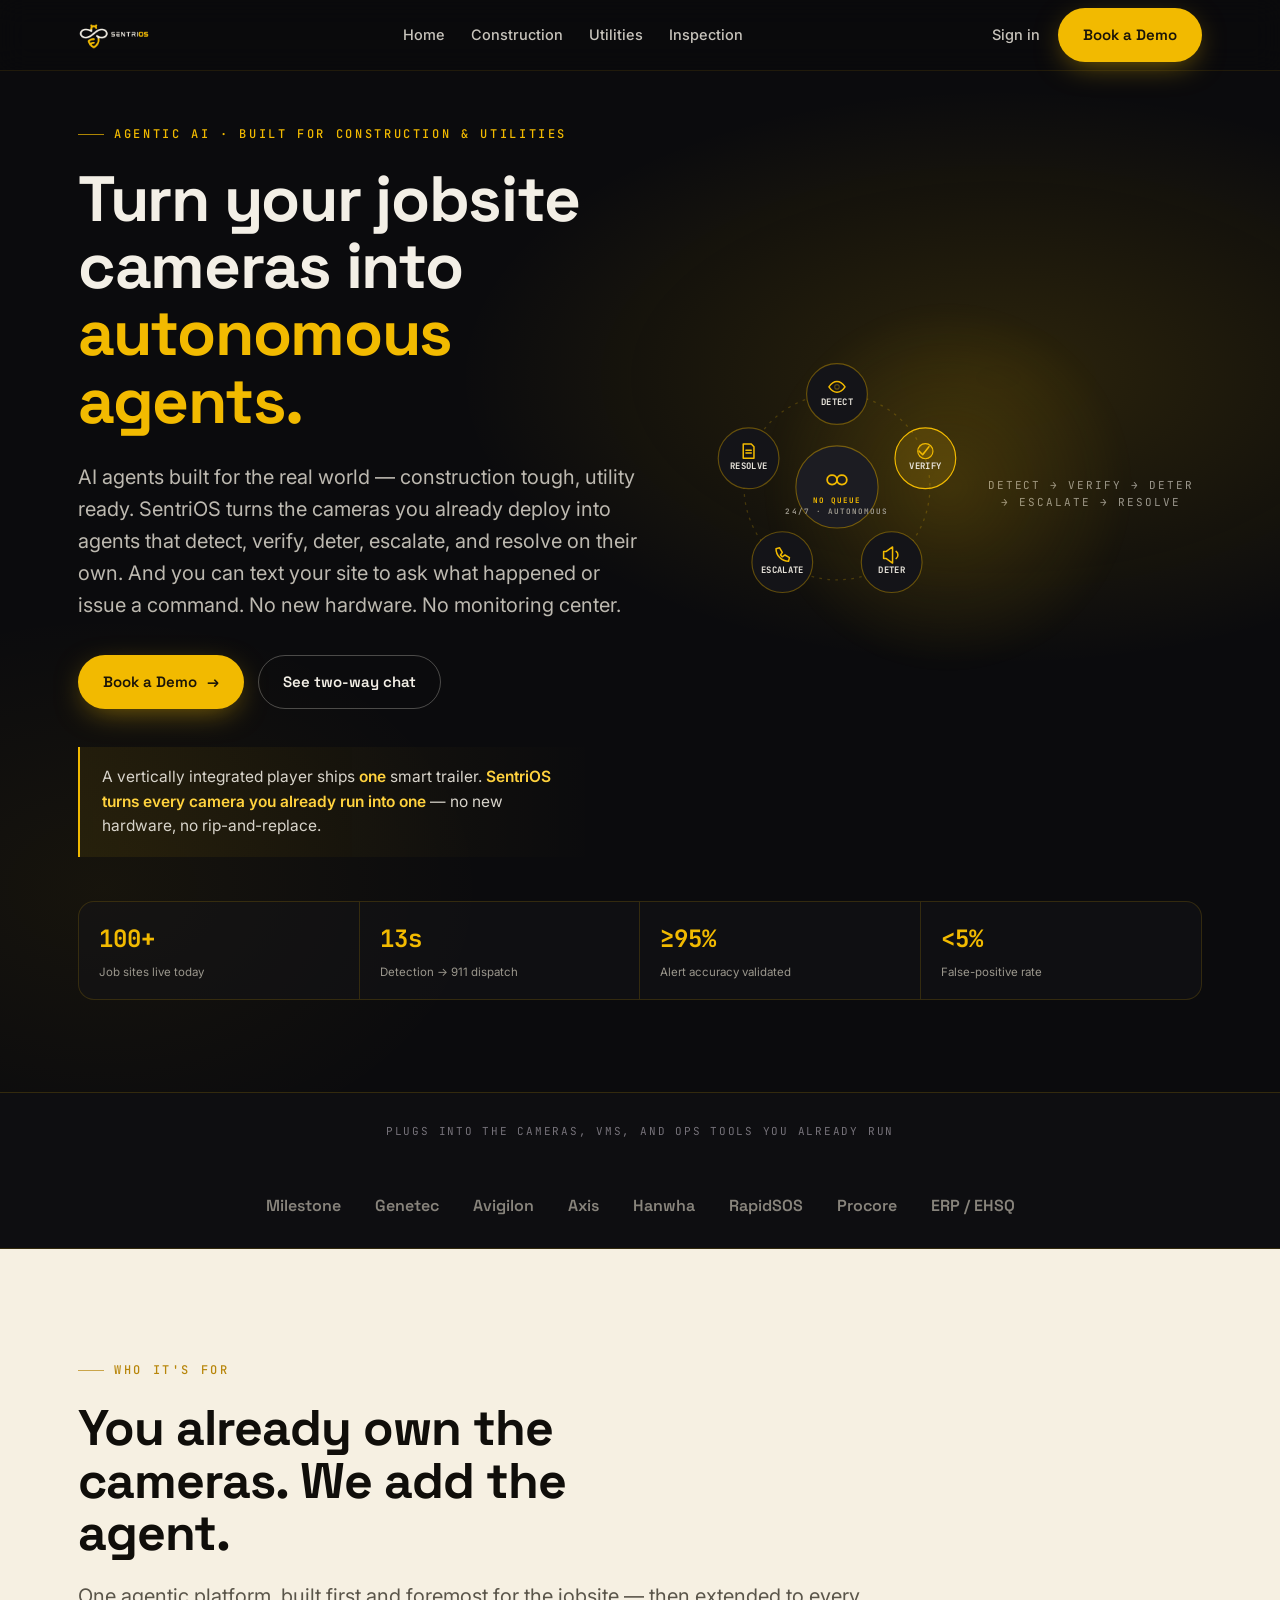
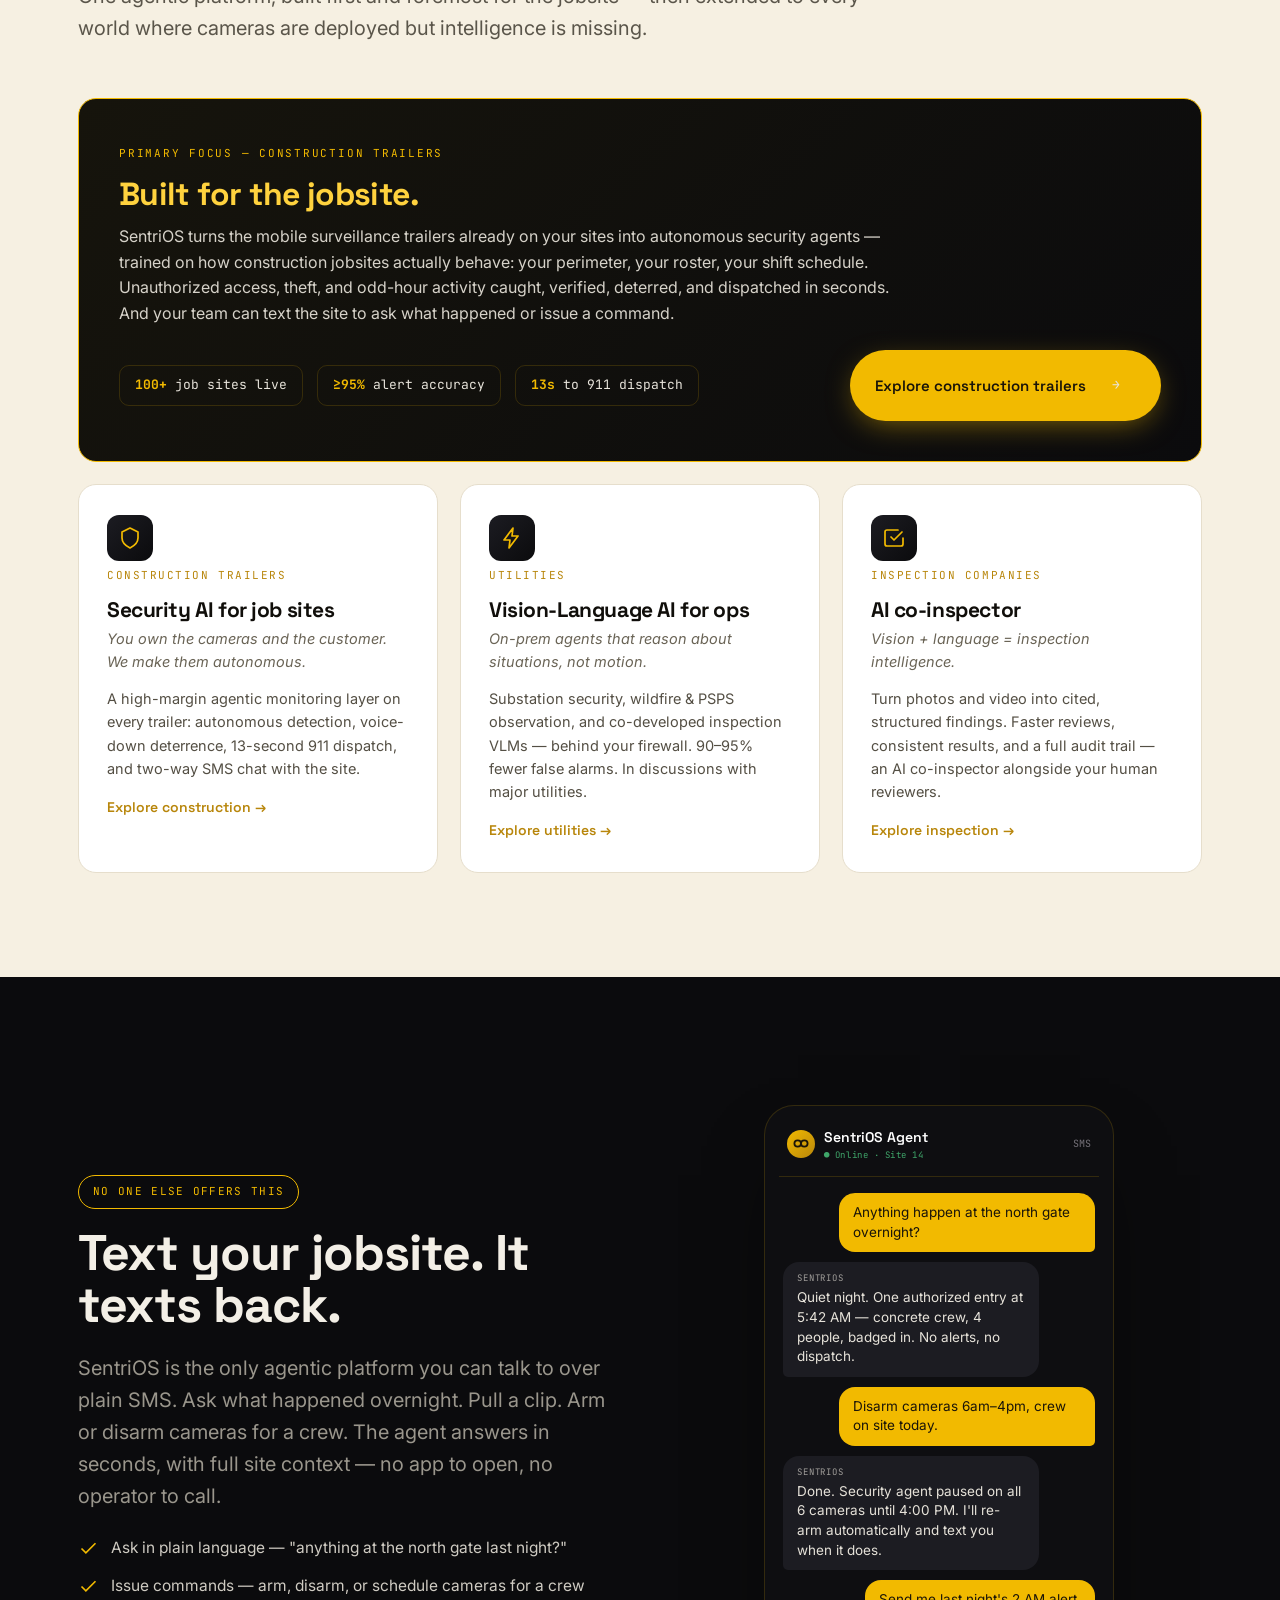
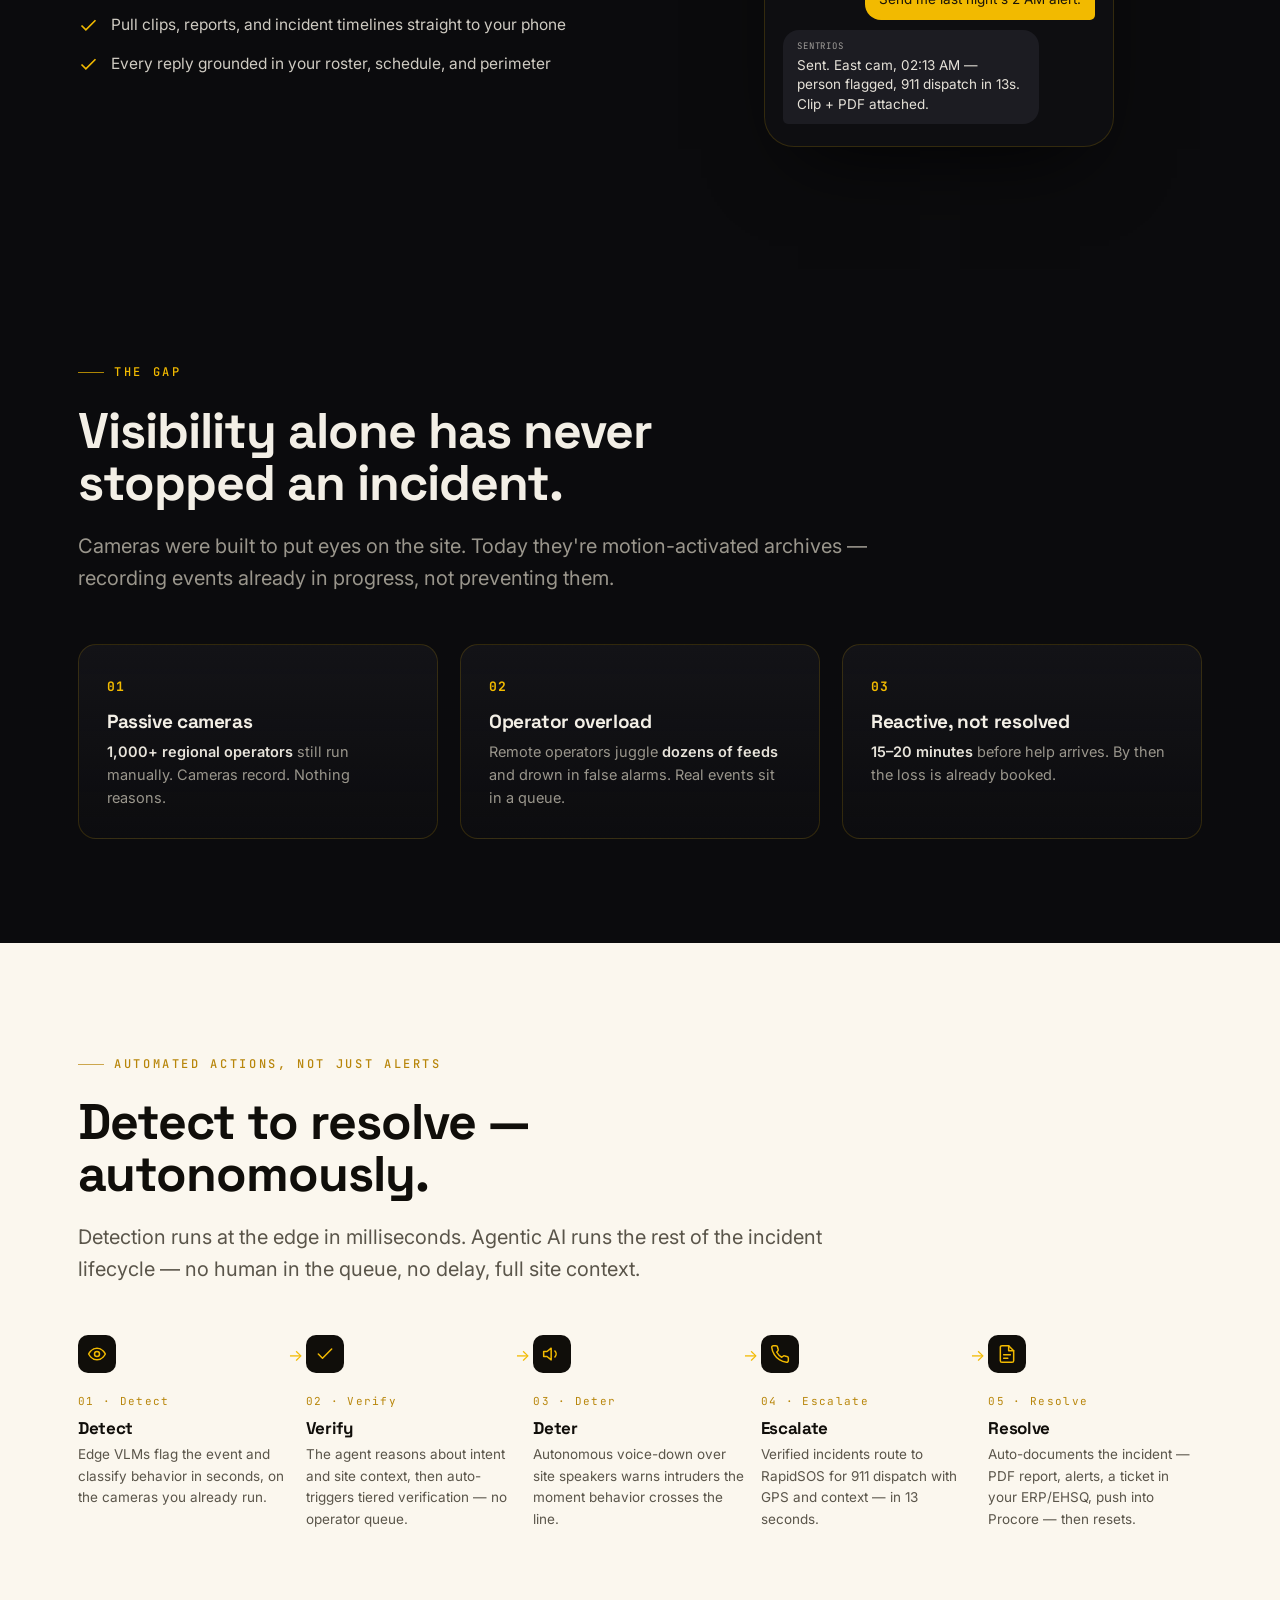
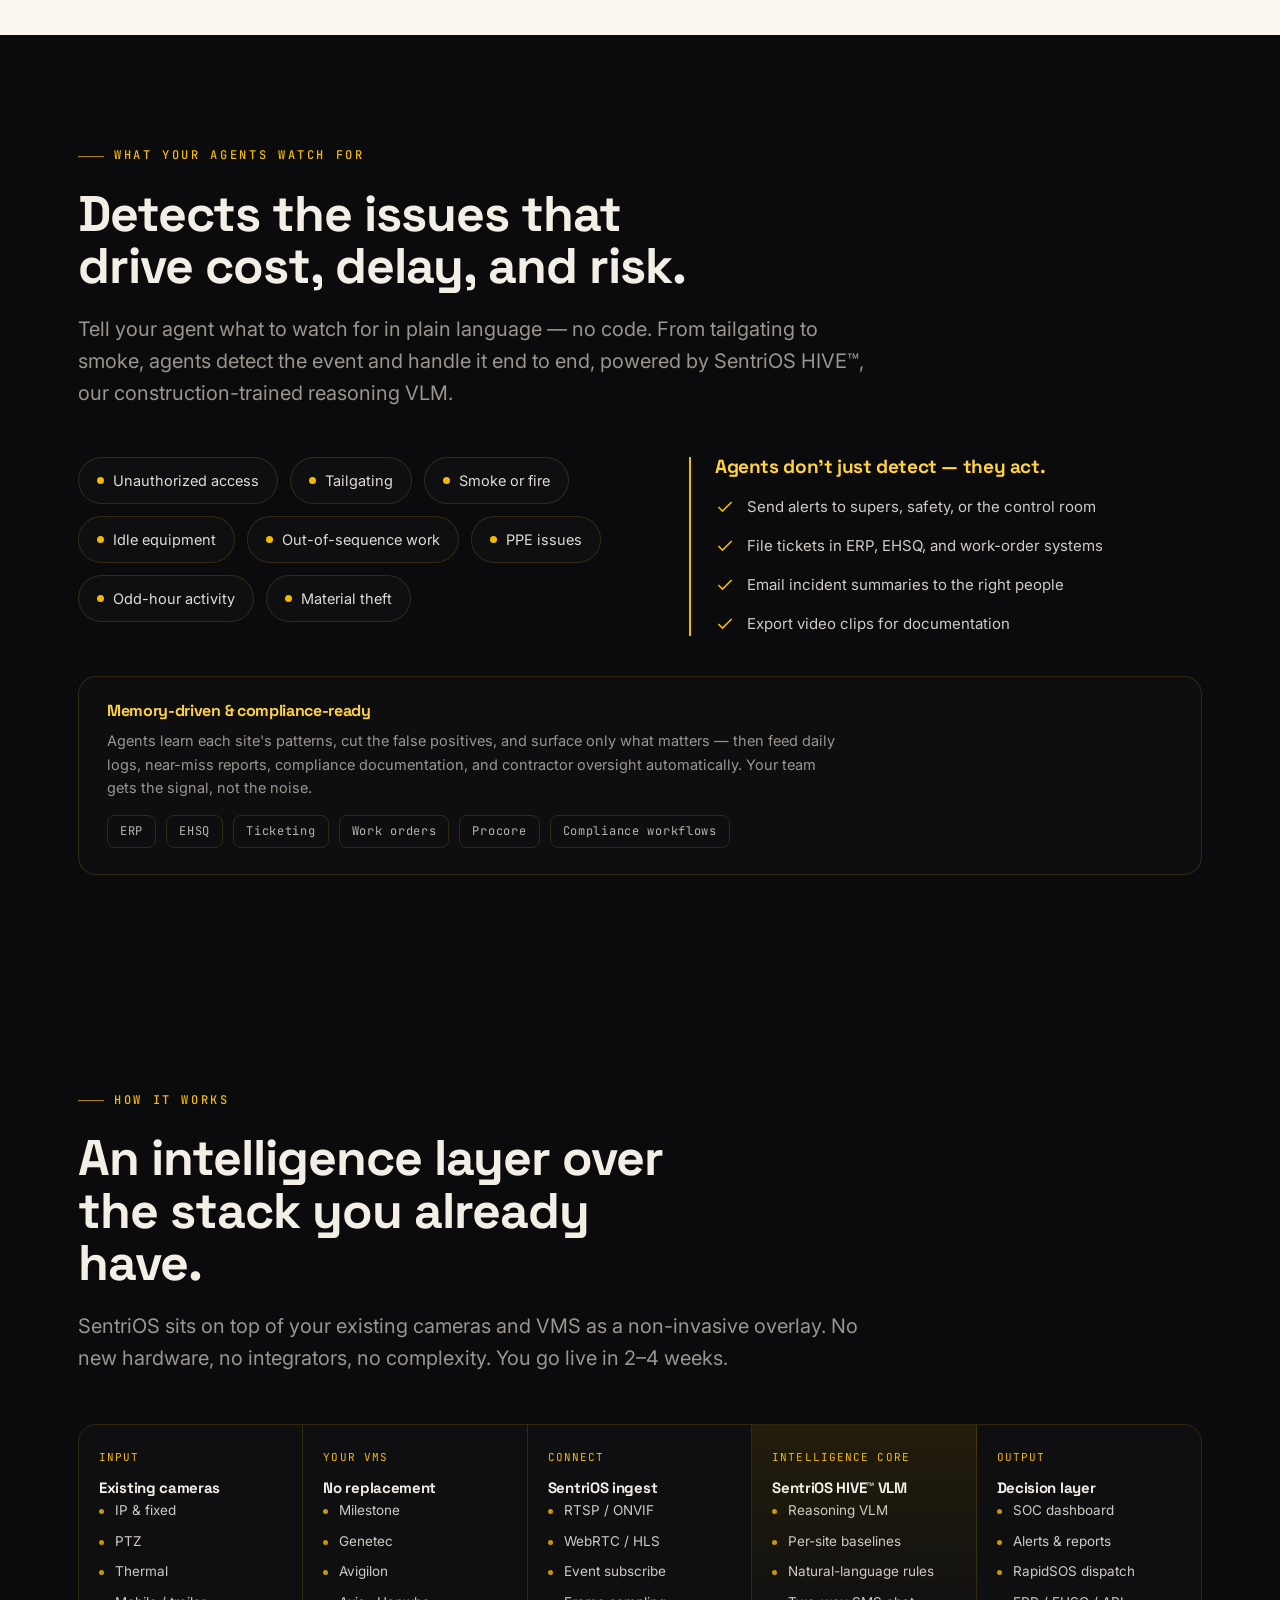
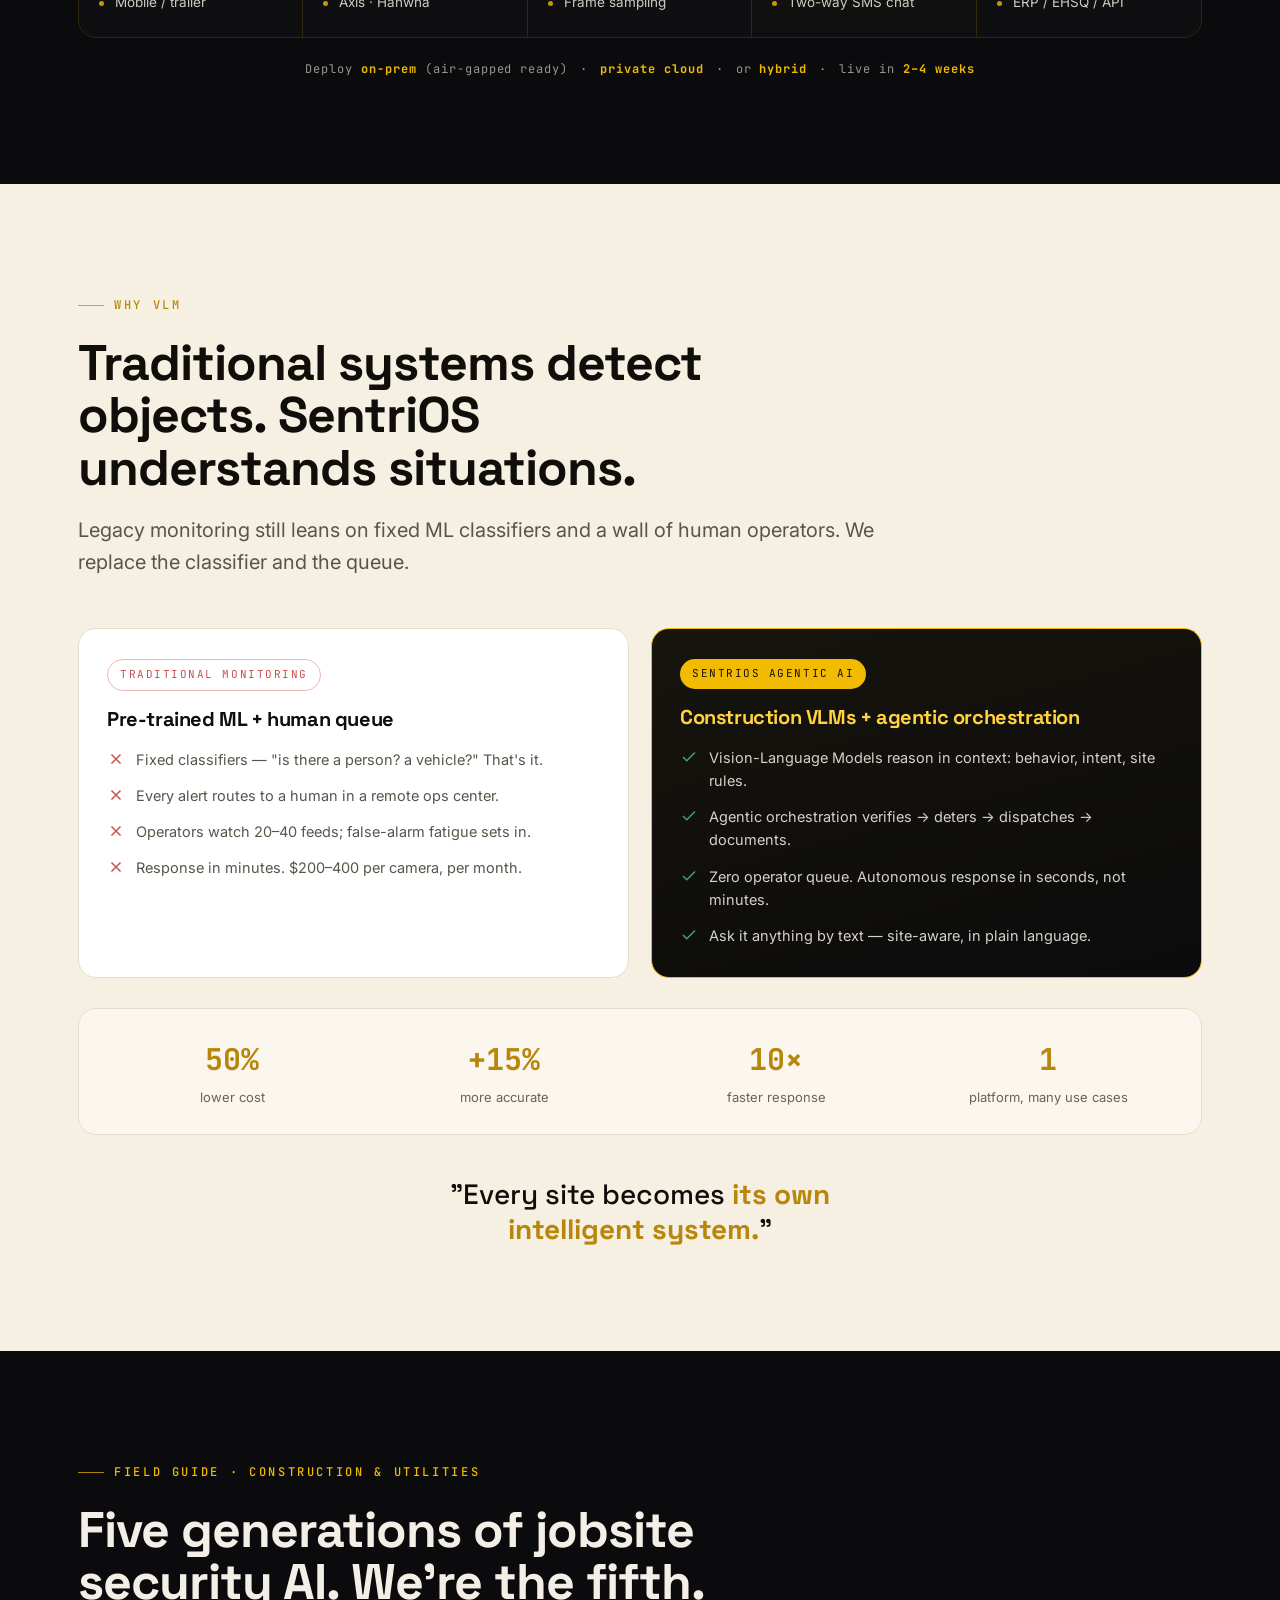
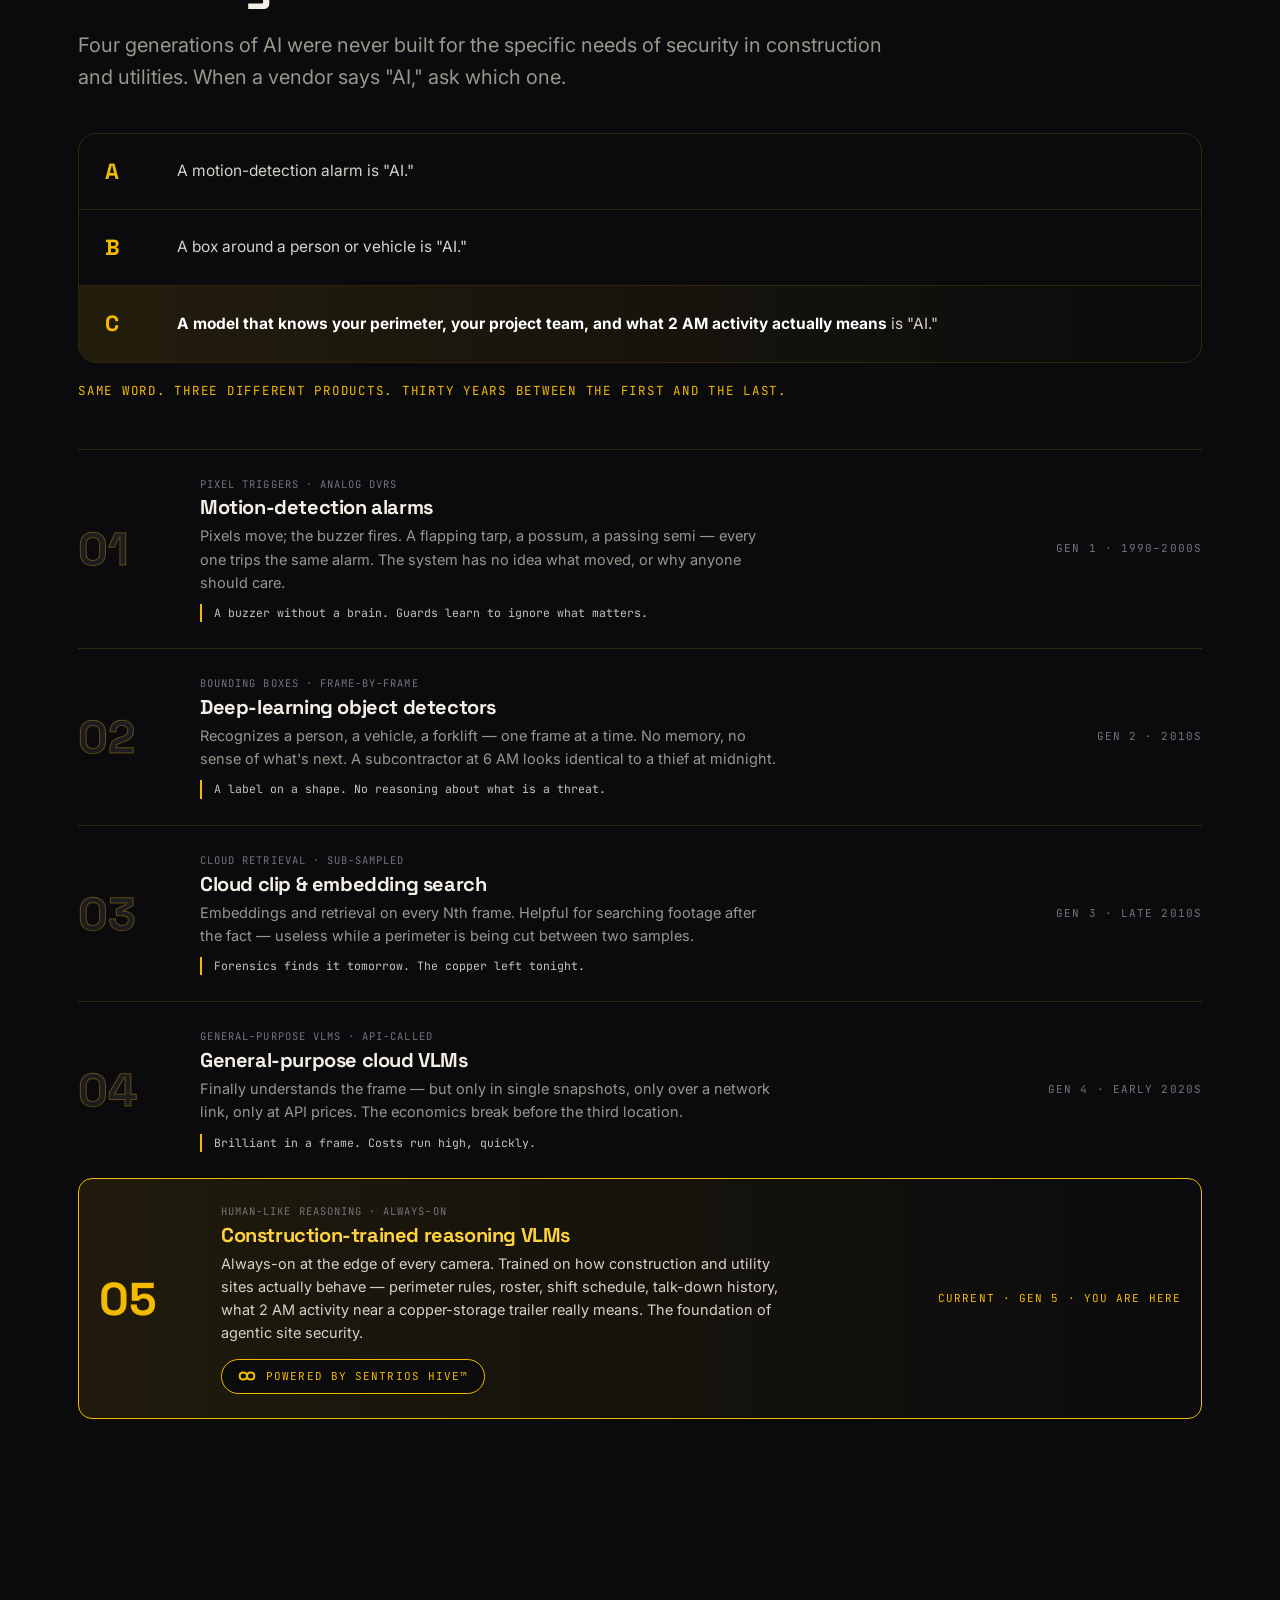
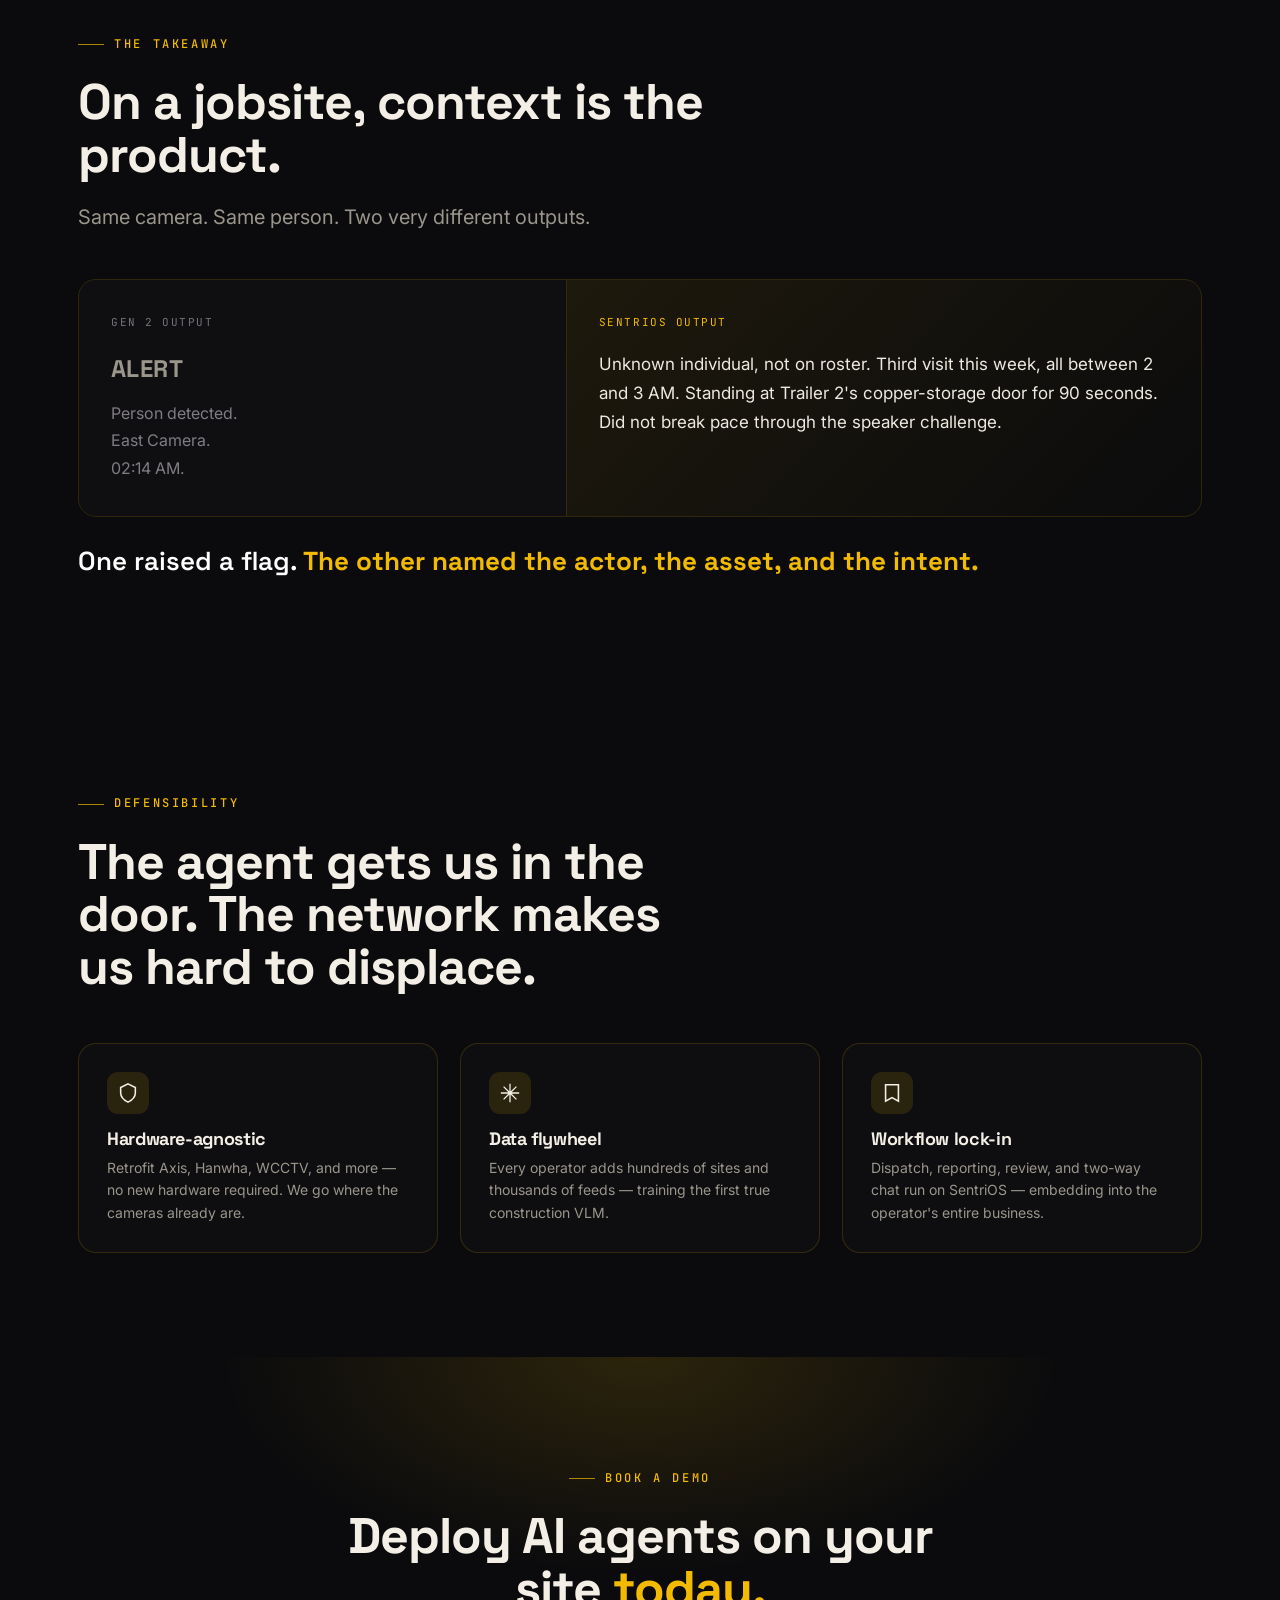
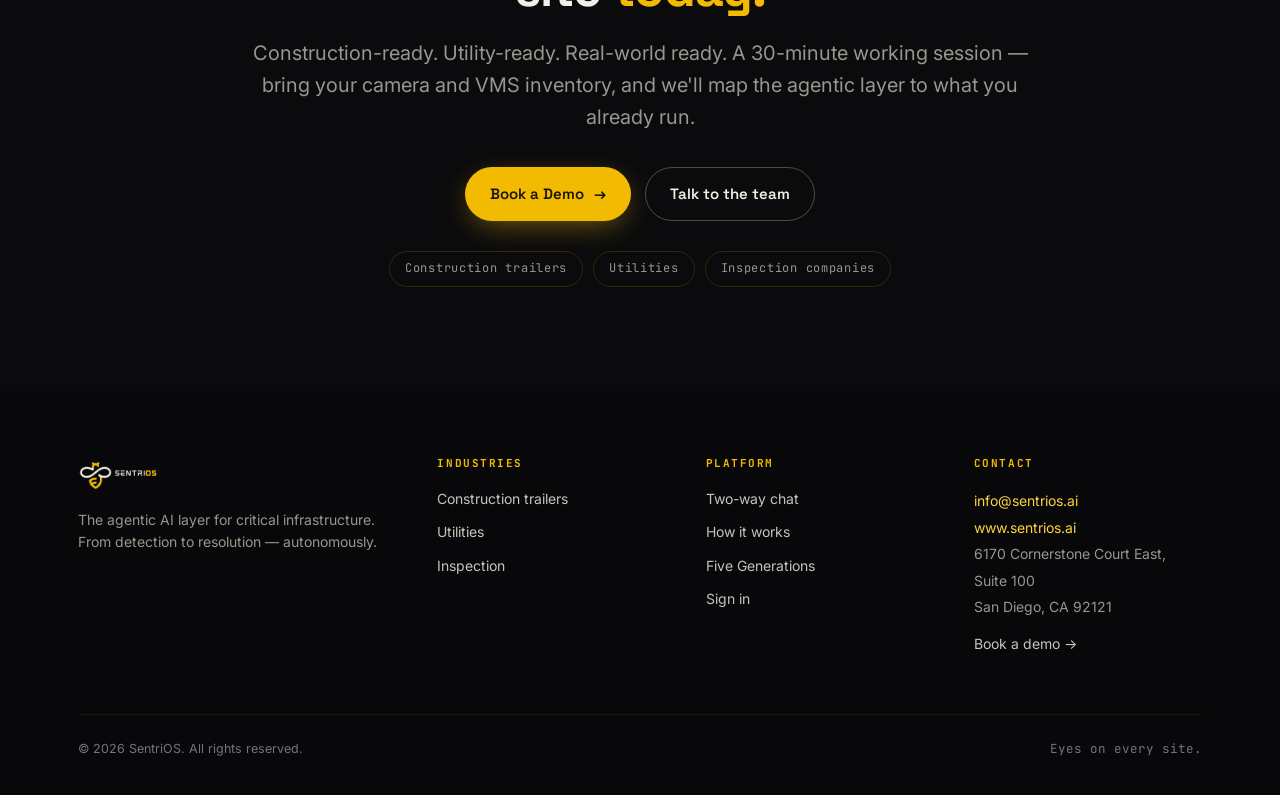
<file: sentrios-godaddy-embed.html>
<!DOCTYPE html>
<html lang="en">
<head>
<meta charset="UTF-8" />
<meta name="viewport" content="width=device-width, initial-scale=1.0" />
<title>SentriOS</title>
<meta name="theme-color" content="#F2BA00" />
<link rel="preconnect" href="https://fonts.googleapis.com"><link rel="preconnect" href="https://fonts.gstatic.com" crossorigin>
<link href="https://fonts.googleapis.com/css2?family=Space+Grotesk:wght@400;500;600;700&family=Inter:wght@400;500;600&family=JetBrains+Mono:wght@400;500;700&display=swap" rel="stylesheet">
<style>
:root{
  --ink:#0B0B0D; --ink-2:#141418; --ink-3:#1C1C22;
  --line-dk:rgba(242,186,0,.16); --line-lt:#E6DECC;
  --gold:#F2BA00; --gold-bright:#FFD23E; --gold-deep:#B8860B;
  --cream:#F6F0E2; --paper:#FBF7EE;
  --mute:#9A968C; --mute-dk:#76727A;
  --txt-dk:#1A1814; --txt-lt:#F3EFE6;
  --ok:#3FA66A; --bad:#C9514E;
  --maxw:1180px; --r:18px;
}
*{box-sizing:border-box;margin:0;padding:0}
html{scroll-behavior:smooth}
body{font-family:'Inter',system-ui,sans-serif;background:var(--ink);color:var(--txt-lt);line-height:1.6;-webkit-font-smoothing:antialiased;overflow-x:hidden}
a{color:inherit;text-decoration:none}
img,svg{display:block;max-width:100%}
h1,h2,h3,h4{font-family:'Space Grotesk',sans-serif;font-weight:700;line-height:1.05;letter-spacing:-.02em}
.mono{font-family:'JetBrains Mono',monospace}
.wrap{max-width:var(--maxw);margin:0 auto;padding:0 28px}
.band{padding:104px 0}
.light{background:var(--cream);color:var(--txt-dk)}
.light h1,.light h2,.light h3,.light h4{color:#100E0A}
.paper{background:var(--paper);color:var(--txt-dk)}
.paper h1,.paper h2,.paper h3,.paper h4{color:#100E0A}
.eyebrow{font-family:'JetBrains Mono',monospace;font-size:12px;font-weight:500;letter-spacing:.22em;text-transform:uppercase;color:var(--gold);display:inline-flex;align-items:center;gap:10px;margin-bottom:22px}
.light .eyebrow,.paper .eyebrow{color:var(--gold-deep)}
.eyebrow::before{content:"";width:26px;height:1px;background:currentColor;opacity:.7}
.h-sec{font-size:clamp(30px,4.4vw,50px);max-width:20ch}
.lead{font-size:clamp(17px,1.6vw,20px);color:var(--mute);max-width:62ch;margin-top:20px}
.light .lead,.paper .lead{color:#5A554A}

.btn{display:inline-flex;align-items:center;gap:10px;font-family:'Space Grotesk',sans-serif;font-weight:600;font-size:15px;padding:14px 24px;border-radius:999px;border:1px solid transparent;cursor:pointer;transition:transform .18s,box-shadow .18s,background .18s,color .18s;white-space:nowrap}
.btn-gold{background:var(--gold);color:#1A1408;box-shadow:0 8px 30px -8px rgba(242,186,0,.55)}
.btn-gold:hover{transform:translateY(-2px);background:var(--gold-bright);box-shadow:0 14px 38px -8px rgba(242,186,0,.7)}
.btn-ghost{border-color:rgba(243,239,230,.28);color:var(--txt-lt)}
.btn-ghost:hover{border-color:var(--gold);color:var(--gold)}
.light .btn-ghost,.paper .btn-ghost{border-color:rgba(20,18,12,.22);color:#1A1814}
.light .btn-ghost:hover,.paper .btn-ghost:hover{border-color:var(--gold-deep);color:var(--gold-deep)}
.btn .arr{transition:transform .2s}.btn:hover .arr{transform:translateX(3px)}

/* nav */
header.nav{position:fixed;top:0;left:0;right:0;z-index:80;background:rgba(11,11,13,.72);backdrop-filter:blur(14px);border-bottom:1px solid rgba(242,186,0,.10)}
.nav-inner{display:flex;align-items:center;justify-content:space-between;height:70px}
.brand{display:flex;align-items:center;gap:11px}
.brand img{height:34px;width:auto}
.navlinks{display:flex;align-items:center;gap:26px}
.navlinks a{font-size:14.5px;color:#C8C4BC;font-weight:500;transition:color .18s}
.navlinks a:hover,.navlinks a.active{color:var(--gold)}
.navlinks a.mob-only{display:none}
.nav-cta{display:flex;align-items:center;gap:18px}
.nav-cta .signin{font-size:14.5px;color:#C8C4BC;font-weight:500}
.nav-cta .signin:hover{color:var(--gold)}
.menu-btn{display:none;background:none;border:0;cursor:pointer;width:30px;height:24px;position:relative}
.menu-btn span{position:absolute;left:0;right:0;height:2px;background:var(--txt-lt);transition:.3s;border-radius:2px}
.menu-btn span:nth-child(1){top:2px}.menu-btn span:nth-child(2){top:11px}.menu-btn span:nth-child(3){top:20px}
body.menu-open .menu-btn span:nth-child(1){top:11px;transform:rotate(45deg)}
body.menu-open .menu-btn span:nth-child(2){opacity:0}
body.menu-open .menu-btn span:nth-child(3){top:11px;transform:rotate(-45deg)}

/* hero (home) */
.hero{position:relative;padding:148px 0 92px;overflow:hidden}
.hero::before{content:"";position:absolute;inset:0;z-index:0;background:radial-gradient(900px 480px at 78% 30%,rgba(242,186,0,.14),transparent 60%),radial-gradient(700px 500px at 8% 80%,rgba(242,186,0,.05),transparent 55%);pointer-events:none}
.hero .wrap{position:relative;z-index:1}
.hero-grid{display:grid;grid-template-columns:1.05fr .95fr;gap:54px;align-items:center}
.hero h1{font-size:clamp(36px,5.4vw,64px);max-width:16ch}
.hero h1 .hl{color:var(--gold)}
.hero p.sub{font-size:clamp(17px,1.7vw,20px);color:#BDB9B0;max-width:56ch;margin-top:26px}
.hero-cta{display:flex;gap:14px;margin-top:34px;flex-wrap:wrap}
.rad-line{margin-top:38px;padding:18px 22px;border-left:2px solid var(--gold);background:linear-gradient(90deg,rgba(242,186,0,.08),transparent);border-radius:0 12px 12px 0;font-size:15.5px;color:#D8D4CB;max-width:52ch}
.rad-line b{color:var(--gold-bright);font-weight:600}
.telemetry{margin-top:44px;display:grid;grid-template-columns:repeat(4,1fr);border:1px solid var(--line-dk);border-radius:16px;overflow:hidden;background:rgba(20,20,24,.5)}
.telemetry .cell{padding:18px 20px;border-right:1px solid var(--line-dk)}
.telemetry .cell:last-child{border-right:0}
.telemetry .num{font-family:'JetBrains Mono',monospace;font-weight:700;font-size:24px;color:var(--gold)}
.telemetry .lbl{font-size:11.5px;color:var(--mute);margin-top:4px}

/* industry hero */
.ihero{position:relative;padding:150px 0 76px;overflow:hidden}
.ihero::before{content:"";position:absolute;inset:0;background:radial-gradient(820px 460px at 80% 24%,rgba(242,186,0,.13),transparent 60%);pointer-events:none}
.ihero .wrap{position:relative;z-index:1}
.ihero h1{font-size:clamp(34px,5vw,60px);max-width:18ch}
.ihero h1 .hl{color:var(--gold)}
.ihero .sub{font-size:clamp(17px,1.7vw,20px);color:#BDB9B0;max-width:60ch;margin-top:24px}
.ihero-cta{display:flex;gap:14px;margin-top:30px;flex-wrap:wrap}
.ihero-stats{display:flex;gap:38px;flex-wrap:wrap;margin-top:42px}
.ihero-stats .s .v{font-family:'JetBrains Mono',monospace;font-weight:700;font-size:clamp(26px,3.4vw,38px);color:var(--gold)}
.ihero-stats .s .l{font-size:13px;color:var(--mute);margin-top:2px}

/* autonomous loop */
.loopwrap{position:relative;display:flex;justify-content:center;align-items:center}
.loopwrap .glow{position:absolute;width:78%;aspect-ratio:1;border-radius:50%;background:radial-gradient(circle,rgba(242,186,0,.16),transparent 65%);filter:blur(8px)}
.loop-svg{width:100%;max-width:430px;height:auto;position:relative}
.loop-ring{fill:none;stroke:rgba(242,186,0,.22);stroke-width:1.4;stroke-dasharray:3 6}
.node circle{fill:var(--ink-2);stroke:rgba(242,186,0,.35);stroke-width:1.3;transition:stroke .3s,fill .3s}
.node text{font-family:'JetBrains Mono',monospace;font-size:10px;font-weight:700;fill:#E8E4DB;text-anchor:middle;letter-spacing:.04em}
.node .ico{stroke:var(--gold);stroke-width:1.7;fill:none;stroke-linecap:round;stroke-linejoin:round}
.node.active circle{fill:rgba(242,186,0,.14);stroke:var(--gold)}
.hub{fill:var(--ink-3);stroke:rgba(242,186,0,.4);stroke-width:1.2}
.hub-txt{font-family:'JetBrains Mono',monospace;font-size:8.5px;font-weight:700;fill:var(--gold);text-anchor:middle;letter-spacing:.14em}
.pulse{fill:var(--gold-bright);filter:drop-shadow(0 0 7px rgba(255,210,62,.95))}
.loop-cap{margin-top:14px;text-align:center;font-family:'JetBrains Mono',monospace;font-size:11px;letter-spacing:.18em;color:var(--mute);text-transform:uppercase}
@media (prefers-reduced-motion:no-preference){.pulse-grp{animation:orbit 7s linear infinite;transform-origin:160px 160px}@keyframes orbit{to{transform:rotate(360deg)}}}

/* ticker */
.ticker{border-top:1px solid var(--line-dk);border-bottom:1px solid var(--line-dk);background:#0E0E11;padding:16px 0}
.ticker .track{display:flex;gap:42px;justify-content:center;flex-wrap:wrap;font-family:'JetBrains Mono',monospace;font-size:12.5px;letter-spacing:.1em;color:var(--mute);text-transform:uppercase}
.ticker b{color:var(--gold);font-weight:700}

/* integrations */
.integ{border-top:1px solid var(--line-dk);border-bottom:1px solid var(--line-dk);padding:30px 0;background:#0E0E11}
.integ .row{display:flex;align-items:center;justify-content:center;gap:34px;flex-wrap:wrap}
.integ .lab{font-family:'JetBrains Mono',monospace;font-size:11px;letter-spacing:.16em;text-transform:uppercase;color:var(--mute-dk);width:100%;text-align:center;margin-bottom:18px}
.integ .name{font-family:'Space Grotesk',sans-serif;font-weight:600;font-size:16px;color:#88847C;transition:color .2s}
.integ .name:hover{color:var(--gold)}

/* generic grids + cards */
.grid2{display:grid;grid-template-columns:1fr 1fr;gap:22px;margin-top:46px}
.grid3{display:grid;grid-template-columns:repeat(3,1fr);gap:22px;margin-top:46px}
.grid4{display:grid;grid-template-columns:repeat(4,1fr);gap:22px;margin-top:46px}
.card{border:1px solid var(--line-dk);border-radius:var(--r);padding:28px;background:rgba(20,20,24,.45)}
.light .card,.paper .card{background:#fff;border-color:var(--line-lt)}
.card .k{font-family:'JetBrains Mono',monospace;font-size:11px;letter-spacing:.14em;text-transform:uppercase;color:var(--gold-deep)}
.card h3{font-size:18px;margin:10px 0 8px}
.card p{font-size:14px;color:var(--mute)}
.light .card p,.paper .card p{color:#544F44}
.card .ic{width:44px;height:44px;border-radius:11px;background:rgba(242,186,0,.12);display:flex;align-items:center;justify-content:center;margin-bottom:14px}
.card .ic svg{width:22px;height:22px;stroke:var(--gold);fill:none;stroke-width:1.7;stroke-linecap:round;stroke-linejoin:round}
.light .card .ic,.paper .card .ic{background:linear-gradient(135deg,#1C1C22,#0B0B0D)}
.stat{text-align:center}
.stat .v{font-family:'JetBrains Mono',monospace;font-weight:700;font-size:clamp(28px,3.6vw,40px);color:var(--gold-deep)}
.light .stat .v,.paper .stat .v{color:var(--gold-deep)}
.stat .l{font-size:13px;color:var(--mute);margin-top:5px}
.light .stat .l,.paper .stat .l{color:#6A6456}

/* audiences */
.aud-featured{background:linear-gradient(135deg,#16140C,#0B0B0D);border:1px solid var(--gold);border-radius:var(--r);padding:40px;margin-top:54px;color:var(--txt-lt)}
.aud-featured .tag{font-family:'JetBrains Mono',monospace;font-size:11px;letter-spacing:.16em;text-transform:uppercase;color:var(--gold)}
.aud-featured h3{font-size:clamp(24px,3vw,32px);color:var(--gold-bright);margin:14px 0 12px}
.aud-featured p{font-size:16px;color:#D6D2C9;max-width:78ch}
.feat-stats{margin-top:24px;display:flex;flex-wrap:wrap;gap:14px;align-items:center}
.feat-stats span{font-family:'JetBrains Mono',monospace;font-size:13px;color:#E8E4DB;border:1px solid var(--line-dk);border-radius:10px;padding:9px 15px}
.feat-stats span b{color:var(--gold)}
.feat-stats a{margin-left:auto}
.aud-grid{display:grid;grid-template-columns:repeat(3,1fr);gap:22px;margin-top:22px}
.aud{background:#fff;border:1px solid var(--line-lt);border-radius:var(--r);padding:30px 28px;transition:transform .25s,box-shadow .25s,border-color .25s;position:relative;overflow:hidden;display:flex;flex-direction:column}
.aud::after{content:"";position:absolute;top:0;left:0;right:0;height:3px;background:var(--gold);transform:scaleX(0);transform-origin:left;transition:transform .3s}
.aud:hover{transform:translateY(-5px);box-shadow:0 22px 50px -22px rgba(40,30,0,.3);border-color:var(--gold)}
.aud:hover::after{transform:scaleX(1)}
.aud .tag{font-family:'JetBrains Mono',monospace;font-size:11px;letter-spacing:.14em;text-transform:uppercase;color:var(--gold-deep)}
.aud h3{font-size:21px;margin:14px 0 6px}
.aud .pitch{font-style:italic;color:#6A6456;font-size:14.5px;margin-bottom:14px}
.aud p{font-size:14.5px;color:#544F44}
.aud .more{margin-top:16px;font-family:'Space Grotesk',sans-serif;font-weight:600;font-size:14px;color:var(--gold-deep)}
.aud .ic{width:46px;height:46px;border-radius:12px;background:linear-gradient(135deg,#1C1C22,#0B0B0D);display:flex;align-items:center;justify-content:center;margin-bottom:6px}
.aud .ic svg{stroke:var(--gold);width:24px;height:24px;fill:none;stroke-width:1.7;stroke-linecap:round;stroke-linejoin:round}

/* problem */
.prob-grid{display:grid;grid-template-columns:repeat(3,1fr);gap:22px;margin-top:50px}
.prob{border:1px solid var(--line-dk);border-radius:var(--r);padding:28px;background:linear-gradient(180deg,rgba(28,28,34,.5),rgba(20,20,24,.2))}
.prob .n{font-family:'JetBrains Mono',monospace;color:var(--gold);font-size:13px;font-weight:700;letter-spacing:.1em}
.prob h3{font-size:19px;margin:14px 0 8px}
.prob p{font-size:14.5px;color:var(--mute)}
.prob p b{color:#E8E4DB;font-weight:600}

/* lifecycle */
.life-row{display:grid;grid-template-columns:repeat(5,1fr);gap:14px;margin-top:50px}
.life{position:relative}
.life .step{font-family:'JetBrains Mono',monospace;font-size:11px;color:var(--gold-deep);letter-spacing:.12em}
.life h4{font-size:17px;margin:8px 0 6px;font-family:'Space Grotesk',sans-serif}
.life p{font-size:13.5px;color:#5A554A}
.life .dot{width:38px;height:38px;border-radius:10px;background:#100E0A;display:flex;align-items:center;justify-content:center;margin-bottom:14px}
.life .dot svg{stroke:var(--gold);width:20px;height:20px;fill:none;stroke-width:1.8;stroke-linecap:round;stroke-linejoin:round}
.life:not(:last-child)::after{content:"\2192";position:absolute;top:8px;right:-11px;color:var(--gold);font-size:16px}

/* two-way SMS */
.sms-grid{display:grid;grid-template-columns:1.02fr .98fr;gap:50px;align-items:center;margin-top:24px}
.sms-copy .badge{display:inline-flex;align-items:center;gap:8px;font-family:'JetBrains Mono',monospace;font-size:11px;letter-spacing:.12em;text-transform:uppercase;color:var(--gold);border:1px solid var(--gold);border-radius:999px;padding:7px 14px;margin-bottom:18px}
.sms-points{list-style:none;display:flex;flex-direction:column;gap:14px;margin-top:24px}
.sms-points li{display:flex;gap:12px;font-size:15.5px;color:#CFCBC2}
.light .sms-points li,.paper .sms-points li{color:#3C382F}
.sms-points li svg{width:21px;height:21px;stroke:var(--gold);fill:none;stroke-width:1.9;flex:0 0 auto;margin-top:2px}
.phone{max-width:350px;margin:0 auto;background:#0E0E11;border:1px solid var(--line-dk);border-radius:30px;padding:16px 14px 20px;box-shadow:0 36px 80px -34px rgba(0,0,0,.85)}
.pbar{display:flex;align-items:center;justify-content:space-between;padding:4px 8px 14px;border-bottom:1px solid var(--line-dk);margin-bottom:14px}
.pbar .who{display:flex;align-items:center;gap:9px;font-family:'Space Grotesk',sans-serif;font-weight:600;font-size:14px;color:#fff}
.pbar .who .av{width:28px;height:28px;border-radius:50%;background:linear-gradient(135deg,var(--gold),var(--gold-deep));display:flex;align-items:center;justify-content:center}
.pbar .who .av svg{width:18px;height:13px}
.pbar .who small{display:block;font-family:'JetBrains Mono',monospace;font-weight:400;font-size:9px;color:var(--ok);letter-spacing:.06em}
.pbar .sig{font-family:'JetBrains Mono',monospace;font-size:10px;color:var(--mute-dk)}
.thread{display:flex;flex-direction:column;gap:10px;padding:2px 4px}
.bub{max-width:82%;padding:10px 14px;border-radius:16px;font-size:13.5px;line-height:1.45}
.bub .lbl{display:block;font-family:'JetBrains Mono',monospace;font-size:9px;letter-spacing:.1em;text-transform:uppercase;margin-bottom:3px;opacity:.65}
.bub.in{align-self:flex-start;background:#1C1C22;color:#E6E2D9;border-bottom-left-radius:5px}
.bub.out{align-self:flex-end;background:var(--gold);color:#1A1408;border-bottom-right-radius:5px}

/* agent status (SARA-style) */
.status-panel{border:1px solid var(--line-dk);border-radius:var(--r);overflow:hidden;background:rgba(20,20,24,.5);margin-top:24px}
.status-head{display:flex;align-items:center;justify-content:space-between;padding:15px 22px;border-bottom:1px solid var(--line-dk);font-family:'JetBrains Mono',monospace;font-size:11px;letter-spacing:.14em;text-transform:uppercase;color:var(--mute)}
.status-head .live{display:inline-flex;align-items:center;gap:8px;color:var(--ok)}
.status-head .live .d{width:8px;height:8px;border-radius:50%;background:var(--ok)}
@media (prefers-reduced-motion:no-preference){.status-head .live .d{animation:blink 1.4s steps(1) infinite}}
.srows{display:grid;grid-template-columns:1fr 1fr 1fr}
.srow{padding:18px 22px;border-right:1px solid var(--line-dk);border-bottom:1px solid var(--line-dk)}
.srow .top{display:flex;align-items:center;gap:10px;margin-bottom:8px}
.srow .n{font-family:'JetBrains Mono',monospace;font-size:11px;color:var(--gold)}
.srow h4{font-size:15px}
.srow .st{display:inline-block;font-family:'JetBrains Mono',monospace;font-size:9.5px;letter-spacing:.1em;padding:4px 9px;border-radius:6px;margin-top:4px}
.st.active{background:rgba(63,166,106,.18);color:var(--ok)}
.st.armed{background:rgba(242,186,0,.16);color:var(--gold)}
.st.standby{background:rgba(255,255,255,.06);color:var(--mute-dk)}
.srow p{font-size:12.5px;color:var(--mute);margin-top:6px}

/* detect chips + act */
.detect-grid{display:grid;grid-template-columns:1.05fr .95fr;gap:44px;margin-top:48px;align-items:start}
.chips{display:flex;flex-wrap:wrap;gap:12px}
.chip{display:inline-flex;align-items:center;gap:9px;border:1px solid var(--line-dk);background:rgba(20,20,24,.5);border-radius:999px;padding:11px 18px;font-size:14.5px;color:#E0DCD3}
.light .chip,.paper .chip{background:#fff;border-color:var(--line-lt);color:#3C382F}
.chip::before{content:"";width:7px;height:7px;border-radius:50%;background:var(--gold);flex:0 0 auto}
.act{border-left:2px solid var(--gold);padding-left:24px}
.act h3{font-size:19px;margin-bottom:18px;color:var(--gold-bright)}
.light .act h3,.paper .act h3{color:var(--gold-deep)}
.act ul{list-style:none;display:flex;flex-direction:column;gap:15px}
.act li{display:flex;gap:12px;font-size:15px;color:#CFCBC2}
.light .act li,.paper .act li{color:#3C382F}
.act li svg{width:20px;height:20px;stroke:var(--gold);fill:none;stroke-width:1.9;flex:0 0 auto;margin-top:2px}
.compliance{margin-top:40px;border:1px solid var(--line-dk);border-radius:var(--r);padding:26px 28px;background:rgba(20,20,24,.4)}
.light .compliance,.paper .compliance{background:#fff;border-color:var(--line-lt)}
.compliance h4{font-size:16px;color:var(--gold-bright);margin-bottom:10px}
.light .compliance h4,.paper .compliance h4{color:var(--gold-deep)}
.compliance p{font-size:14.5px;color:var(--mute);max-width:82ch}
.light .compliance p,.paper .compliance p{color:#544F44}
.compliance .ints{margin-top:16px;display:flex;flex-wrap:wrap;gap:10px}
.compliance .ints span{font-family:'JetBrains Mono',monospace;font-size:12px;letter-spacing:.06em;color:#B8B4AB;border:1px solid var(--line-dk);border-radius:8px;padding:6px 12px}
.light .compliance .ints span,.paper .compliance .ints span{color:#6A6456;border-color:var(--line-lt)}

/* architecture */
.arch{display:grid;grid-template-columns:repeat(5,1fr);margin-top:50px;border:1px solid var(--line-dk);border-radius:var(--r);overflow:hidden}
.arch .col{padding:24px 20px;border-right:1px solid var(--line-dk);background:rgba(20,20,24,.4)}
.arch .col:last-child{border-right:0}
.arch .col.core{background:linear-gradient(180deg,rgba(242,186,0,.10),rgba(20,20,24,.4))}
.arch .ctitle{font-family:'JetBrains Mono',monospace;font-size:11px;letter-spacing:.1em;text-transform:uppercase;color:var(--gold);margin-bottom:14px}
.arch ul{list-style:none;display:flex;flex-direction:column;gap:9px}
.arch li{font-size:13.5px;color:#CFCBC2;padding-left:16px;position:relative}
.arch li::before{content:"";position:absolute;left:0;top:9px;width:5px;height:5px;border-radius:50%;background:var(--gold);opacity:.8}
.arch .col h4{font-size:15px;margin-bottom:4px;color:#F3EFE6}
.noninvasive{margin-top:22px;display:flex;align-items:center;gap:12px;flex-wrap:wrap;justify-content:center;font-family:'JetBrains Mono',monospace;font-size:12px;letter-spacing:.08em;color:var(--mute)}
.noninvasive b{color:var(--gold)}

/* why vlm */
.vs{display:grid;grid-template-columns:1fr 1fr;gap:22px;margin-top:50px}
.vs-card{border-radius:var(--r);padding:30px 28px}
.vs-old{background:#fff;border:1px solid var(--line-lt)}
.vs-new{background:linear-gradient(165deg,#16140C,#0B0B0D);border:1px solid var(--gold)}
.vs-card .label{display:inline-block;font-family:'JetBrains Mono',monospace;font-size:11px;letter-spacing:.14em;text-transform:uppercase;padding:6px 12px;border-radius:999px;margin-bottom:18px}
.vs-old .label{color:var(--bad);border:1px solid rgba(201,81,78,.4)}
.vs-new .label{color:#1A1408;background:var(--gold)}
.vs-card h3{font-size:20px;margin-bottom:18px}
.vs-new h3{color:var(--gold-bright)}
.vs-card ul{list-style:none;display:flex;flex-direction:column;gap:13px}
.vs-card li{font-size:14.5px;display:flex;gap:11px;align-items:flex-start}
.vs-old li{color:#5A554A}.vs-new li{color:#D6D2C9}
.vs-card li .ti{flex:0 0 auto;width:18px;height:18px;margin-top:2px}
.vs-old .ti{color:var(--bad)}.vs-new .ti{color:var(--ok)}
.vs-stats{display:grid;grid-template-columns:repeat(4,1fr);gap:18px;margin-top:30px;background:var(--paper);border:1px solid var(--line-lt);border-radius:var(--r);padding:26px}
.vs-stats .s{text-align:center}
.vs-stats .v{font-family:'JetBrains Mono',monospace;font-weight:700;font-size:30px;color:var(--gold-deep)}
.vs-stats .l{font-size:13px;color:#6A6456;margin-top:4px}
.pullquote{margin-top:42px;text-align:center;font-family:'Space Grotesk',sans-serif;font-weight:500;font-size:clamp(20px,2.6vw,28px);color:#100E0A;max-width:26ch;margin-left:auto;margin-right:auto;line-height:1.25}
.pullquote b{color:var(--gold-deep)}

/* ask which one */
.abc{margin-top:40px;border:1px solid var(--line-dk);border-radius:var(--r);overflow:hidden}
.abc-row{display:grid;grid-template-columns:54px 1fr;gap:18px;align-items:center;padding:20px 26px;border-bottom:1px solid var(--line-dk)}
.abc-row:last-child{border-bottom:0}
.abc-row .k{font-family:'Space Grotesk',sans-serif;font-weight:700;font-size:22px;color:var(--gold)}
.abc-row p{font-size:15.5px;color:#D6D2C9}
.abc-row p b{color:#fff}
.abc-row.c{background:linear-gradient(90deg,rgba(242,186,0,.10),transparent)}
.abc-cap{margin-top:18px;font-family:'JetBrains Mono',monospace;font-size:12.5px;letter-spacing:.06em;color:var(--gold);text-transform:uppercase}

/* generations */
.gens{margin-top:48px;display:flex;flex-direction:column}
.gen{display:grid;grid-template-columns:96px 1fr auto;gap:26px;align-items:center;padding:26px 0;border-top:1px solid var(--line-dk)}
.gen:last-child{border-bottom:1px solid var(--line-dk)}
.gen .g-no{font-family:'Space Grotesk',sans-serif;font-weight:700;font-size:46px;color:var(--ink-3);line-height:1;-webkit-text-stroke:1px rgba(242,186,0,.35)}
.gen .g-sub{font-family:'JetBrains Mono',monospace;font-size:10.5px;letter-spacing:.1em;color:var(--mute-dk);text-transform:uppercase;margin-bottom:5px}
.gen .g-body h3{font-size:20px}
.gen .g-body p{font-size:14.5px;color:var(--mute);margin-top:6px;max-width:64ch}
.gen .g-tag{font-family:'JetBrains Mono',monospace;font-size:11.5px;color:#C8C4BC;margin-top:10px;border-left:2px solid var(--gold);padding-left:12px}
.gen .g-era{font-family:'JetBrains Mono',monospace;font-size:11px;letter-spacing:.1em;color:var(--mute-dk);text-transform:uppercase;white-space:nowrap}
.gen.now{background:linear-gradient(90deg,rgba(242,186,0,.09),transparent);border-radius:14px;padding:24px 20px;border:1px solid var(--gold)}
.gen.now .g-no{color:var(--gold);-webkit-text-stroke:0}
.gen.now .g-body h3{color:var(--gold-bright)}
.gen.now .g-era{color:var(--gold)}
.gen.now .g-body p{color:#D6D2C9}
.hive{display:inline-flex;align-items:center;gap:9px;background:#0B0B0D;border:1px solid var(--gold);border-radius:999px;padding:8px 15px;margin-top:14px;font-family:'JetBrains Mono',monospace;font-size:11px;letter-spacing:.1em;color:var(--gold);text-transform:uppercase}
.hive svg{width:20px;height:14px}

/* context */
.ctx-grid{display:grid;grid-template-columns:1fr 1.3fr;margin-top:46px;border:1px solid var(--line-dk);border-radius:var(--r);overflow:hidden}
.ctx-col{padding:34px 32px}
.ctx-old{background:rgba(20,20,24,.5);border-right:1px solid var(--line-dk)}
.ctx-new{background:linear-gradient(135deg,rgba(242,186,0,.08),rgba(11,11,13,.1))}
.ctx-col .lbl{font-family:'JetBrains Mono',monospace;font-size:11px;letter-spacing:.14em;text-transform:uppercase;margin-bottom:18px}
.ctx-old .lbl{color:var(--mute-dk)}.ctx-new .lbl{color:var(--gold)}
.ctx-old .big{font-family:'Space Grotesk',sans-serif;font-weight:700;font-size:24px;color:#9A968C;margin-bottom:12px;letter-spacing:.02em}
.ctx-old p{font-size:16px;color:#807C84;line-height:1.7}
.ctx-new p{font-size:17px;color:#EDE9E0;line-height:1.7}
.ctx-foot{margin-top:28px;font-family:'Space Grotesk',sans-serif;font-weight:600;font-size:clamp(19px,2.4vw,26px);color:#fff;line-height:1.3}
.light .ctx-foot,.paper .ctx-foot{color:#100E0A}
.ctx-foot b{color:var(--gold)}

/* incident */
.inc-grid{display:grid;grid-template-columns:.85fr 1.15fr;gap:34px;margin-top:50px;align-items:start}
.inc-video{border-radius:var(--r);overflow:hidden;border:1px solid var(--line-dk);background:#000;position:relative;aspect-ratio:16/11}
.inc-video .scene{position:absolute;inset:0;background:radial-gradient(120px 80px at 60% 45%,rgba(242,186,0,.10),transparent),linear-gradient(180deg,#0c1018,#05070b)}
.inc-video .live{position:absolute;top:16px;left:16px;display:flex;align-items:center;gap:8px;background:rgba(201,81,78,.92);color:#fff;font-family:'JetBrains Mono',monospace;font-size:11px;font-weight:700;letter-spacing:.12em;padding:6px 12px;border-radius:6px}
.inc-video .live .blink{width:8px;height:8px;border-radius:50%;background:#fff}
.inc-video .play{position:absolute;top:50%;left:50%;transform:translate(-50%,-50%);width:64px;height:64px;border-radius:50%;background:var(--gold);display:flex;align-items:center;justify-content:center}
.inc-video .play svg{fill:#1A1408;width:24px;height:24px;margin-left:3px}
.inc-video .meta{position:absolute;bottom:14px;left:16px;right:16px;color:#cfd6e0;font-size:12.5px;font-family:'JetBrains Mono',monospace}
.inc-video .meta a{color:var(--gold-bright);text-decoration:underline}
@media (prefers-reduced-motion:no-preference){.inc-video .live .blink{animation:blink 1.1s steps(1) infinite}}
@keyframes blink{50%{opacity:.2}}
.inc-time{display:flex;flex-direction:column}
.inc-step{display:grid;grid-template-columns:84px 1fr;gap:18px;padding:16px 0;border-bottom:1px solid var(--line-dk)}
.inc-step:last-child{border-bottom:0}
.inc-step .t{font-family:'JetBrains Mono',monospace;font-weight:700;font-size:14px;color:var(--gold-deep)}
.inc-step .ph{font-family:'JetBrains Mono',monospace;font-size:10.5px;letter-spacing:.08em;color:var(--mute-dk);text-transform:uppercase}
.inc-step h4{font-size:16px;margin:2px 0 5px}
.inc-step p{font-size:13.5px;color:#5A554A}
.inc-foot{margin-top:26px;background:linear-gradient(90deg,rgba(242,186,0,.16),transparent);border:1px solid var(--gold);border-radius:14px;padding:18px 22px;font-size:15px;color:#3C382F}
.inc-foot b{color:var(--gold-deep);font-family:'JetBrains Mono',monospace}

/* numbered opportunity (utilities) */
.opp{margin-top:54px;padding-top:40px;border-top:1px solid var(--line-dk)}
.opp:first-of-type{border-top:0;padding-top:0}
.opp-head{display:flex;align-items:center;gap:16px;margin-bottom:18px}
.opp-head .num{background:var(--gold);color:#1A1408;font-family:'Space Grotesk',sans-serif;font-weight:700;font-size:20px;width:50px;height:50px;border-radius:10px;display:flex;align-items:center;justify-content:center;flex:0 0 auto}
.opp-head .k{font-family:'JetBrains Mono',monospace;font-size:11px;letter-spacing:.14em;text-transform:uppercase;color:var(--gold)}
.opp-head h3{font-size:clamp(20px,2.6vw,26px);margin-top:4px}
.opp .pd{font-size:15.5px;color:#CFCBC2;max-width:80ch;margin-bottom:8px}
.opp .pd b{color:#fff}
.opp .pd.diff b{color:var(--gold-bright)}
.deliver{display:grid;grid-template-columns:1fr 1fr;gap:22px;margin-top:24px}
.deliver .d{border:1px solid var(--line-dk);border-radius:var(--r);padding:26px;background:rgba(20,20,24,.4)}
.deliver .d.start{background:linear-gradient(165deg,rgba(242,186,0,.07),rgba(20,20,24,.3))}
.deliver h4{font-family:'JetBrains Mono',monospace;font-size:11px;letter-spacing:.12em;text-transform:uppercase;color:var(--gold);margin-bottom:16px}
.deliver ul{list-style:none;display:flex;flex-direction:column;gap:12px}
.deliver li{display:flex;gap:11px;font-size:14px;color:#CFCBC2}
.deliver li svg{width:17px;height:17px;stroke:var(--gold);fill:none;stroke-width:2;flex:0 0 auto;margin-top:3px}

/* natural language query (utilities operator chat) */
.nlq{margin-top:30px;border:1px solid var(--line-dk);border-radius:var(--r);overflow:hidden;background:rgba(20,20,24,.5)}
.nlq .q{padding:18px 24px;border-bottom:1px solid var(--line-dk);font-size:15px;color:#E6E2D9}
.nlq .q::before{content:"ASK ";font-family:'JetBrains Mono',monospace;font-size:11px;color:var(--gold);letter-spacing:.1em;margin-right:8px}
.nlq .a{padding:18px 24px;font-size:14.5px;color:var(--mute)}
.nlq .a::before{content:"SENTRIOS ";font-family:'JetBrains Mono',monospace;font-size:11px;color:var(--gold-deep);letter-spacing:.1em;margin-right:8px}

/* process flow (inspection) */
.flow{margin-top:46px;display:flex;flex-direction:column;gap:0}
.fstep{display:grid;grid-template-columns:60px 1fr;gap:22px;padding:20px 0;border-bottom:1px solid var(--line-dk);align-items:start}
.fstep:last-child{border-bottom:0}
.fstep .fn{font-family:'Space Grotesk',sans-serif;font-weight:700;font-size:22px;color:var(--gold);border:1px solid var(--gold);border-radius:10px;width:46px;height:46px;display:flex;align-items:center;justify-content:center}
.fstep h4{font-size:17px}
.fstep p{font-size:14px;color:var(--mute);margin-top:4px}
.light .fstep p,.paper .fstep p{color:#5A554A}
.flow-foot{margin-top:24px;border-left:2px solid var(--gold);padding:12px 20px;font-size:15px;color:#3C382F;background:linear-gradient(90deg,rgba(242,186,0,.08),transparent);border-radius:0 12px 12px 0}
.light .flow-foot,.paper .flow-foot{color:#3C382F}
.flow-foot b{color:var(--gold-deep)}

/* solution flow (input->processing->output) */
.solflow{display:flex;align-items:stretch;gap:0;margin-top:30px;flex-wrap:wrap}
.solflow .sf{flex:1;min-width:150px;border:1px solid var(--line-lt);border-radius:14px;padding:22px;text-align:center;background:#fff}
.solflow .arrow{display:flex;align-items:center;color:var(--gold-deep);font-size:22px;padding:0 14px}
.solflow .sf .k{font-family:'JetBrains Mono',monospace;font-size:10.5px;letter-spacing:.12em;text-transform:uppercase;color:var(--gold-deep)}
.solflow .sf h4{font-size:16px;margin-top:6px;color:#100E0A}
.solflow .sf p{font-size:13px;color:#5A554A;margin-top:4px}

/* moat */
.moat-grid{display:grid;grid-template-columns:repeat(3,1fr);gap:22px;margin-top:50px}
.moat{border:1px solid var(--line-dk);border-radius:var(--r);padding:28px;background:rgba(20,20,24,.4)}
.moat .ic{width:42px;height:42px;border-radius:11px;background:rgba(242,186,0,.12);display:flex;align-items:center;justify-content:center;margin-bottom:16px}
.moat .ic svg{width:22px;height:22px;stroke:var(--gold);fill:none;stroke-width:1.7}
.moat h3{font-size:18px;margin-bottom:8px}
.moat p{font-size:14px;color:var(--mute)}

/* cta */
.cta{position:relative;overflow:hidden;background:var(--ink)}
.cta::before{content:"";position:absolute;inset:0;background:radial-gradient(700px 360px at 50% 0%,rgba(242,186,0,.14),transparent 60%)}
.cta .wrap{position:relative;z-index:1;text-align:center}
.cta h2{font-size:clamp(30px,4.3vw,50px);max-width:20ch;margin:0 auto}
.cta h2 .hl{color:var(--gold)}
.cta .lead{margin:22px auto 0}
.cta-row{display:flex;gap:14px;justify-content:center;margin-top:34px;flex-wrap:wrap}
.cta-tags{margin-top:30px;display:flex;gap:10px;justify-content:center;flex-wrap:wrap}
.cta-tags span{font-family:'JetBrains Mono',monospace;font-size:12px;letter-spacing:.06em;color:var(--mute);border:1px solid var(--line-dk);border-radius:999px;padding:7px 15px}

/* footer */
footer{background:#08080A;padding:64px 0 36px;color:#9A968C}
.foot-grid{display:grid;grid-template-columns:1.4fr 1fr 1fr 1fr;gap:40px}
.foot-brand .brand{margin-bottom:16px}
.foot-brand .brand img{height:38px}
.foot-brand p{font-size:14px;max-width:34ch}
footer h5{font-family:'JetBrains Mono',monospace;font-size:11px;letter-spacing:.14em;text-transform:uppercase;color:var(--gold);margin-bottom:16px}
footer .flink{display:block;font-size:14px;color:#C8C4BC;margin-bottom:11px;transition:color .18s}
footer .flink:hover{color:var(--gold)}
footer address{font-style:normal;font-size:14px;line-height:1.9;color:#9A968C}
footer address a{color:var(--gold-bright)}
.foot-bottom{border-top:1px solid rgba(255,255,255,.06);margin-top:48px;padding-top:24px;display:flex;justify-content:space-between;gap:16px;flex-wrap:wrap;font-size:12.5px;color:var(--mute-dk)}

/* reveal */
.reveal{opacity:0;transform:translateY(22px);transition:opacity .6s,transform .6s}
.reveal.in{opacity:1;transform:none}
@media (prefers-reduced-motion:reduce){.reveal{opacity:1;transform:none;transition:none}*{scroll-behavior:auto}}

/* responsive */
@media (max-width:960px){
  .hero-grid{grid-template-columns:1fr;gap:42px}
  .loopwrap{order:-1;max-width:380px;margin:0 auto}
  .aud-grid,.prob-grid,.moat-grid,.grid3,.grid4{grid-template-columns:1fr}
  .vs,.detect-grid,.ctx-grid,.sms-grid,.deliver,.grid2{grid-template-columns:1fr}
  .ctx-old{border-right:0;border-bottom:1px solid var(--line-dk)}
  .srows{grid-template-columns:1fr 1fr}
  .life-row{grid-template-columns:repeat(2,1fr)}
  .life:not(:last-child)::after{display:none}
  .arch{grid-template-columns:1fr}
  .arch .col{border-right:0;border-bottom:1px solid var(--line-dk)}
  .arch .col:last-child{border-bottom:0}
  .inc-grid{grid-template-columns:1fr}
  .foot-grid{grid-template-columns:1fr 1fr}
  .telemetry{grid-template-columns:repeat(2,1fr)}
  .telemetry .cell:nth-child(2){border-right:0}
  .telemetry .cell:nth-child(1),.telemetry .cell:nth-child(2){border-bottom:1px solid var(--line-dk)}
  .feat-stats a{margin-left:0}
  .solflow .arrow{transform:rotate(90deg)}
}
@media (max-width:680px){
  .band{padding:72px 0}
  .navlinks{position:fixed;inset:70px 0 auto 0;flex-direction:column;background:rgba(11,11,13,.97);padding:24px 28px;gap:20px;align-items:flex-start;transform:translateY(-140%);transition:transform .35s;border-bottom:1px solid rgba(242,186,0,.12)}
  body.menu-open .navlinks{transform:translateY(0)}
  .navlinks a{font-size:17px}
  .navlinks a.mob-only{display:block}
  .menu-btn{display:block}
  .nav-cta .signin,.nav-cta .btn{display:none}
  .vs-stats,.life-row,.srows,.grid4{grid-template-columns:repeat(2,1fr)}
  .gen{grid-template-columns:64px 1fr;row-gap:6px}
  .gen .g-era{grid-column:2;text-align:left}
  .vs-stats .v{font-size:24px}
  .foot-grid{grid-template-columns:1fr}
  .abc-row{grid-template-columns:40px 1fr}
}

/* godaddy-embed overrides: sticky nav + iframe-friendly */
header.nav{position:sticky;top:0}
.hero{padding-top:46px}
.ihero{padding-top:48px}
.page{display:none}
.page.active{display:block}
.navlinks a.active{color:var(--gold)}
</style>
</head>
<body id="top">

<header class="nav">
  <div class="wrap nav-inner">
    <a href="#" data-page="home" class="brand" aria-label="SentriOS home"><img src="[data-uri]" alt="SentriOS"></a>
    <nav class="navlinks" id="nav">
      <a href="#" data-page="home">Home</a>
      <a href="#" data-page="construction">Construction</a>
      <a href="#" data-page="utilities">Utilities</a>
      <a href="#" data-page="inspection">Inspection</a>
      <a href="https://app.sentrios.ai" class="mob-only" target="_blank">Sign in</a>
      <a href="https://calendly.com/sai-sentrios/30min" class="mob-only" target="_blank">Book a Demo</a>
    </nav>
    <div class="nav-cta">
      <a href="https://app.sentrios.ai" class="signin" target="_blank">Sign in</a>
      <a href="https://calendly.com/sai-sentrios/30min" class="btn btn-gold" target="_blank">Book a Demo</a>
      <button class="menu-btn" id="menuBtn" aria-label="Menu" aria-expanded="false"><span></span><span></span><span></span></button>
    </div>
  </div>
</header>


<main>
<div class="page active" id="page-home">
<!-- HERO -->
<section class="hero">
  <div class="wrap">
    <div class="hero-grid">
      <div class="hero-copy reveal">
        <span class="eyebrow">Agentic AI · Built for construction &amp; utilities</span>
        <h1>Turn your jobsite cameras into <span class="hl">autonomous agents.</span></h1>
        <p class="sub">AI agents built for the real world — construction tough, utility ready. SentriOS turns the cameras you already deploy into agents that detect, verify, deter, escalate, and resolve on their own. And you can text your site to ask what happened or issue a command. No new hardware. No monitoring center.</p>
        <div class="hero-cta">
          <a href="https://calendly.com/sai-sentrios/30min" class="btn btn-gold">Book a Demo <span class="arr">&rarr;</span></a>
          <a href="#sms" class="btn btn-ghost">See two-way chat</a>
        </div>
        <div class="rad-line">A vertically integrated player ships <b>one</b> smart trailer. <b>SentriOS turns every camera you already run into one</b> — no new hardware, no rip-and-replace.</div>
      </div>
      <div class="loopwrap reveal">
        <div class="glow"></div>
        <svg class="loop-svg" viewBox="0 0 320 320" role="img" aria-label="The autonomous incident loop: detect, verify, deter, escalate, resolve">
          <circle class="loop-ring" cx="160" cy="160" r="104"/>
          <g class="pulse-grp"><circle class="pulse" cx="160" cy="56" r="5.5"/></g>
          <circle class="hub" cx="160" cy="160" r="46"/>
          <g transform="translate(160 152)"><path d="M0 0 C0 -7, -11 -7, -11 0 C-11 7, 0 7, 0 0 C0 -7, 11 -7, 11 0 C11 7, 0 7, 0 0 Z" fill="none" stroke="#F2BA00" stroke-width="2"/></g>
          <text class="hub-txt" x="160" y="178">NO QUEUE</text>
          <text class="hub-txt" x="160" y="190" style="fill:#9A968C">24/7 · AUTONOMOUS</text>
          <g class="node"><circle cx="160" cy="56" r="34"/><g class="ico" transform="translate(160 48)"><path d="M-9 0 C-9 0 -5 -6 0 -6 C5 -6 9 0 9 0 C9 0 5 6 0 6 C-5 6 -9 0 -9 0 Z"/><circle cx="0" cy="0" r="2.5"/></g><text x="160" y="68">DETECT</text></g>
          <g class="node"><circle cx="258.9" cy="127.9" r="34"/><g class="ico" transform="translate(258.9 119.9)"><path d="M-7 0 l4 4 l7 -9"/><circle cx="0" cy="0" r="8.5"/></g><text x="258.9" y="139.9">VERIFY</text></g>
          <g class="node"><circle cx="221.2" cy="244.1" r="34"/><g class="ico" transform="translate(221.2 236.1)"><path d="M-6 -4 h-3 v8 h3 l7 5 v-18 z"/><path d="M5 -4 a5 5 0 0 1 0 8"/></g><text x="221.2" y="256.1">DETER</text></g>
          <g class="node"><circle cx="98.8" cy="244.1" r="34"/><g class="ico" transform="translate(98.8 236.1)"><path d="M-7 -7 a14 14 0 0 0 14 14 l1 -4 -5 -3 -3 2 a9 9 0 0 1 -2 -2 l2 -3 -3 -5 z"/></g><text x="98.8" y="256.1">ESCALATE</text></g>
          <g class="node"><circle cx="61.1" cy="127.9" r="34"/><g class="ico" transform="translate(61.1 119.9)"><path d="M-6 -8 h9 l3 3 v13 h-12 z"/><path d="M-3 -1 h6 M-3 2 h6"/></g><text x="61.1" y="139.9">RESOLVE</text></g>
        </svg>
        <div class="loop-cap">Detect &rarr; Verify &rarr; Deter &rarr; Escalate &rarr; Resolve</div>
      </div>
    </div>
    <div class="telemetry reveal">
      <div class="cell"><div class="num">100+</div><div class="lbl">Job sites live today</div></div>
      <div class="cell"><div class="num">13s</div><div class="lbl">Detection &rarr; 911 dispatch</div></div>
      <div class="cell"><div class="num">&ge;95%</div><div class="lbl">Alert accuracy validated</div></div>
      <div class="cell"><div class="num">&lt;5%</div><div class="lbl">False-positive rate</div></div>
    </div>
  </div>
</section>

<!-- INTEGRATIONS -->
<section class="integ">
  <div class="wrap"><div class="row">
    <span class="lab">Plugs into the cameras, VMS, and ops tools you already run</span>
    <span class="name">Milestone</span><span class="name">Genetec</span><span class="name">Avigilon</span><span class="name">Axis</span><span class="name">Hanwha</span><span class="name">RapidSOS</span><span class="name">Procore</span><span class="name">ERP / EHSQ</span>
  </div></div>
</section>

<!-- AUDIENCES -->
<section class="band light" id="audiences">
  <div class="wrap">
    <div class="reveal">
      <span class="eyebrow">Who it's for</span>
      <h2 class="h-sec">You already own the cameras. We add the agent.</h2>
      <p class="lead">One agentic platform, built first and foremost for the jobsite — then extended to every world where cameras are deployed but intelligence is missing.</p>
    </div>
    <div class="aud-featured reveal">
      <span class="tag">Primary focus &mdash; Construction trailers</span>
      <h3>Built for the jobsite.</h3>
      <p>SentriOS turns the mobile surveillance trailers already on your sites into autonomous security agents — trained on how construction jobsites actually behave: your perimeter, your roster, your shift schedule. Unauthorized access, theft, and odd-hour activity caught, verified, deterred, and dispatched in seconds. And your team can text the site to ask what happened or issue a command.</p>
      <div class="feat-stats">
        <span><b>100+</b> job sites live</span>
        <span><b>&ge;95%</b> alert accuracy</span>
        <span><b>13s</b> to 911 dispatch</span>
        <a href="#" data-page="construction" class="btn btn-gold">Explore construction trailers <span class="arr">&rarr;</span></a>
      </div>
    </div>
    <div class="aud-grid">
      <a class="aud reveal" href="#" data-page="construction">
        <div class="ic"><svg viewBox="0 0 24 24"><path d="M12 2l8 4v6c0 5-4 8-8 10-4-2-8-5-8-10V6z"/></svg></div>
        <span class="tag">Construction trailers</span>
        <h3>Security AI for job sites</h3>
        <p class="pitch">You own the cameras and the customer. We make them autonomous.</p>
        <p>A high-margin agentic monitoring layer on every trailer: autonomous detection, voice-down deterrence, 13-second 911 dispatch, and two-way SMS chat with the site.</p>
        <span class="more">Explore construction &rarr;</span>
      </a>
      <a class="aud reveal" href="#" data-page="utilities">
        <div class="ic"><svg viewBox="0 0 24 24"><path d="M13 2L4 14h6l-1 8 9-12h-6z"/></svg></div>
        <span class="tag">Utilities</span>
        <h3>Vision-Language AI for ops</h3>
        <p class="pitch">On-prem agents that reason about situations, not motion.</p>
        <p>Substation security, wildfire &amp; PSPS observation, and co-developed inspection VLMs — behind your firewall. 90&ndash;95% fewer false alarms. In discussions with major utilities.</p>
        <span class="more">Explore utilities &rarr;</span>
      </a>
      <a class="aud reveal" href="#" data-page="inspection">
        <div class="ic"><svg viewBox="0 0 24 24"><path d="M9 11l3 3 8-8"/><path d="M21 12v6a2 2 0 0 1-2 2H5a2 2 0 0 1-2-2V6a2 2 0 0 1 2-2h11"/></svg></div>
        <span class="tag">Inspection companies</span>
        <h3>AI co-inspector</h3>
        <p class="pitch">Vision + language = inspection intelligence.</p>
        <p>Turn photos and video into cited, structured findings. Faster reviews, consistent results, and a full audit trail — an AI co-inspector alongside your human reviewers.</p>
        <span class="more">Explore inspection &rarr;</span>
      </a>
    </div>
  </div>
</section>

<!-- TWO-WAY SMS MARQUEE -->
<section class="band" id="sms">
  <div class="wrap">
    <div class="sms-grid">
      <div class="sms-copy reveal">
        <span class="badge">No one else offers this</span>
        <h2 class="h-sec">Text your jobsite. It texts back.</h2>
        <p class="lead">SentriOS is the only agentic platform you can talk to over plain SMS. Ask what happened overnight. Pull a clip. Arm or disarm cameras for a crew. The agent answers in seconds, with full site context — no app to open, no operator to call.</p>
        <ul class="sms-points">
          <li><svg viewBox="0 0 24 24"><path d="M20 6L9 17l-5-5"/></svg>Ask in plain language — "anything at the north gate last night?"</li>
          <li><svg viewBox="0 0 24 24"><path d="M20 6L9 17l-5-5"/></svg>Issue commands — arm, disarm, or schedule cameras for a crew</li>
          <li><svg viewBox="0 0 24 24"><path d="M20 6L9 17l-5-5"/></svg>Pull clips, reports, and incident timelines straight to your phone</li>
          <li><svg viewBox="0 0 24 24"><path d="M20 6L9 17l-5-5"/></svg>Every reply grounded in your roster, schedule, and perimeter</li>
        </ul>
      </div>
      <div class="reveal">
        <div class="phone">
          <div class="pbar">
            <div class="who"><span class="av"><svg viewBox="0 0 60 42"><path d="M30 21 C30 7, 8 7, 8 21 C8 35, 30 35, 30 21 C30 7, 52 7, 52 21 C52 35, 30 35, 30 21 Z" fill="none" stroke="#1A1408" stroke-width="6"/></svg></span><span>SentriOS Agent<small>● Online · Site 14</small></span></div>
            <span class="sig">SMS</span>
          </div>
          <div class="thread">
            <div class="bub out">Anything happen at the north gate overnight?</div>
            <div class="bub in"><span class="lbl">SentriOS</span>Quiet night. One authorized entry at 5:42 AM — concrete crew, 4 people, badged in. No alerts, no dispatch.</div>
            <div class="bub out">Disarm cameras 6am–4pm, crew on site today.</div>
            <div class="bub in"><span class="lbl">SentriOS</span>Done. Security agent paused on all 6 cameras until 4:00 PM. I'll re-arm automatically and text you when it does.</div>
            <div class="bub out">Send me last night's 2 AM alert.</div>
            <div class="bub in"><span class="lbl">SentriOS</span>Sent. East cam, 02:13 AM — person flagged, 911 dispatch in 13s. Clip + PDF attached.</div>
          </div>
        </div>
      </div>
    </div>
  </div>
</section>

<!-- PROBLEM -->
<section class="band" id="problem">
  <div class="wrap">
    <div class="reveal">
      <span class="eyebrow">The gap</span>
      <h2 class="h-sec">Visibility alone has never stopped an incident.</h2>
      <p class="lead">Cameras were built to put eyes on the site. Today they're motion-activated archives — recording events already in progress, not preventing them.</p>
    </div>
    <div class="prob-grid">
      <div class="prob reveal"><span class="n">01</span><h3>Passive cameras</h3><p><b>1,000+ regional operators</b> still run manually. Cameras record. Nothing reasons.</p></div>
      <div class="prob reveal"><span class="n">02</span><h3>Operator overload</h3><p>Remote operators juggle <b>dozens of feeds</b> and drown in false alarms. Real events sit in a queue.</p></div>
      <div class="prob reveal"><span class="n">03</span><h3>Reactive, not resolved</h3><p><b>15&ndash;20 minutes</b> before help arrives. By then the loss is already booked.</p></div>
    </div>
  </div>
</section>

<!-- LIFECYCLE -->
<section class="band paper" id="wedge">
  <div class="wrap">
    <div class="reveal">
      <span class="eyebrow">Automated actions, not just alerts</span>
      <h2 class="h-sec">Detect to resolve — autonomously.</h2>
      <p class="lead">Detection runs at the edge in milliseconds. Agentic AI runs the rest of the incident lifecycle — no human in the queue, no delay, full site context.</p>
    </div>
    <div class="life-row">
      <div class="life reveal"><div class="dot"><svg viewBox="0 0 24 24"><path d="M2 12s3.5-7 10-7 10 7 10 7-3.5 7-10 7-10-7-10-7z"/><circle cx="12" cy="12" r="3"/></svg></div><span class="step">01 · Detect</span><h4>Detect</h4><p>Edge VLMs flag the event and classify behavior in seconds, on the cameras you already run.</p></div>
      <div class="life reveal"><div class="dot"><svg viewBox="0 0 24 24"><path d="M20 6L9 17l-5-5"/></svg></div><span class="step">02 · Verify</span><h4>Verify</h4><p>The agent reasons about intent and site context, then auto-triggers tiered verification — no operator queue.</p></div>
      <div class="life reveal"><div class="dot"><svg viewBox="0 0 24 24"><path d="M11 5L6 9H2v6h4l5 4z"/><path d="M15.5 8.5a5 5 0 0 1 0 7"/></svg></div><span class="step">03 · Deter</span><h4>Deter</h4><p>Autonomous voice-down over site speakers warns intruders the moment behavior crosses the line.</p></div>
      <div class="life reveal"><div class="dot"><svg viewBox="0 0 24 24"><path d="M22 16.9v3a2 2 0 0 1-2.2 2 19.8 19.8 0 0 1-8.6-3.1 19.5 19.5 0 0 1-6-6A19.8 19.8 0 0 1 2.1 4.2 2 2 0 0 1 4.1 2h3a2 2 0 0 1 2 1.7c.1.9.3 1.8.7 2.6a2 2 0 0 1-.5 2.1L8.1 9.9a16 16 0 0 0 6 6l1.5-1.2a2 2 0 0 1 2.1-.5c.8.4 1.7.6 2.6.7a2 2 0 0 1 1.7 2z"/></svg></div><span class="step">04 · Escalate</span><h4>Escalate</h4><p>Verified incidents route to RapidSOS for 911 dispatch with GPS and context — in 13 seconds.</p></div>
      <div class="life reveal"><div class="dot"><svg viewBox="0 0 24 24"><path d="M14 2H6a2 2 0 0 0-2 2v16a2 2 0 0 0 2 2h12a2 2 0 0 0 2-2V8z"/><path d="M14 2v6h6M8 13h8M8 17h5"/></svg></div><span class="step">05 · Resolve</span><h4>Resolve</h4><p>Auto-documents the incident — PDF report, alerts, a ticket in your ERP/EHSQ, push into Procore — then resets.</p></div>
    </div>
  </div>
</section>

<!-- DETECT & ACT -->
<section class="band" id="detect">
  <div class="wrap">
    <div class="reveal">
      <span class="eyebrow">What your agents watch for</span>
      <h2 class="h-sec">Detects the issues that drive cost, delay, and risk.</h2>
      <p class="lead">Tell your agent what to watch for in plain language — no code. From tailgating to smoke, agents detect the event and handle it end to end, powered by SentriOS HIVE&trade;, our construction-trained reasoning VLM.</p>
    </div>
    <div class="detect-grid">
      <div class="reveal">
        <div class="chips">
          <span class="chip">Unauthorized access</span><span class="chip">Tailgating</span><span class="chip">Smoke or fire</span><span class="chip">Idle equipment</span><span class="chip">Out-of-sequence work</span><span class="chip">PPE issues</span><span class="chip">Odd-hour activity</span><span class="chip">Material theft</span>
        </div>
      </div>
      <div class="act reveal">
        <h3>Agents don't just detect &mdash; they act.</h3>
        <ul>
          <li><svg viewBox="0 0 24 24"><path d="M20 6L9 17l-5-5"/></svg>Send alerts to supers, safety, or the control room</li>
          <li><svg viewBox="0 0 24 24"><path d="M20 6L9 17l-5-5"/></svg>File tickets in ERP, EHSQ, and work-order systems</li>
          <li><svg viewBox="0 0 24 24"><path d="M20 6L9 17l-5-5"/></svg>Email incident summaries to the right people</li>
          <li><svg viewBox="0 0 24 24"><path d="M20 6L9 17l-5-5"/></svg>Export video clips for documentation</li>
        </ul>
      </div>
    </div>
    <div class="compliance reveal">
      <h4>Memory-driven &amp; compliance-ready</h4>
      <p>Agents learn each site's patterns, cut the false positives, and surface only what matters — then feed daily logs, near-miss reports, compliance documentation, and contractor oversight automatically. Your team gets the signal, not the noise.</p>
      <div class="ints"><span>ERP</span><span>EHSQ</span><span>Ticketing</span><span>Work orders</span><span>Procore</span><span>Compliance workflows</span></div>
    </div>
  </div>
</section>

<!-- HOW IT WORKS -->
<section class="band" id="how">
  <div class="wrap">
    <div class="reveal">
      <span class="eyebrow">How it works</span>
      <h2 class="h-sec">An intelligence layer over the stack you already have.</h2>
      <p class="lead">SentriOS sits on top of your existing cameras and VMS as a non-invasive overlay. No new hardware, no integrators, no complexity. You go live in 2&ndash;4 weeks.</p>
    </div>
    <div class="arch">
      <div class="col reveal"><div class="ctitle">Input</div><h4>Existing cameras</h4><ul><li>IP &amp; fixed</li><li>PTZ</li><li>Thermal</li><li>Mobile / trailer</li></ul></div>
      <div class="col reveal"><div class="ctitle">Your VMS</div><h4>No replacement</h4><ul><li>Milestone</li><li>Genetec</li><li>Avigilon</li><li>Axis · Hanwha</li></ul></div>
      <div class="col reveal"><div class="ctitle">Connect</div><h4>SentriOS ingest</h4><ul><li>RTSP / ONVIF</li><li>WebRTC / HLS</li><li>Event subscribe</li><li>Frame sampling</li></ul></div>
      <div class="col core reveal"><div class="ctitle">Intelligence core</div><h4>SentriOS HIVE&trade; VLM</h4><ul><li>Reasoning VLM</li><li>Per-site baselines</li><li>Natural-language rules</li><li>Two-way SMS chat</li></ul></div>
      <div class="col reveal"><div class="ctitle">Output</div><h4>Decision layer</h4><ul><li>SOC dashboard</li><li>Alerts &amp; reports</li><li>RapidSOS dispatch</li><li>ERP / EHSQ / API</li></ul></div>
    </div>
    <div class="noninvasive reveal"><span>Deploy <b>on-prem</b> (air-gapped ready)</span><span>·</span><span><b>private cloud</b></span><span>·</span><span>or <b>hybrid</b></span><span>·</span><span>live in <b>2&ndash;4 weeks</b></span></div>
  </div>
</section>

<!-- WHY VLM -->
<section class="band light" id="why">
  <div class="wrap">
    <div class="reveal">
      <span class="eyebrow">Why VLM</span>
      <h2 class="h-sec">Traditional systems detect objects. SentriOS understands situations.</h2>
      <p class="lead">Legacy monitoring still leans on fixed ML classifiers and a wall of human operators. We replace the classifier and the queue.</p>
    </div>
    <div class="vs">
      <div class="vs-card vs-old reveal">
        <span class="label">Traditional monitoring</span>
        <h3>Pre-trained ML + human queue</h3>
        <ul>
          <li><svg class="ti" viewBox="0 0 24 24" fill="none" stroke="currentColor" stroke-width="2"><path d="M18 6L6 18M6 6l12 12"/></svg>Fixed classifiers &mdash; "is there a person? a vehicle?" That's it.</li>
          <li><svg class="ti" viewBox="0 0 24 24" fill="none" stroke="currentColor" stroke-width="2"><path d="M18 6L6 18M6 6l12 12"/></svg>Every alert routes to a human in a remote ops center.</li>
          <li><svg class="ti" viewBox="0 0 24 24" fill="none" stroke="currentColor" stroke-width="2"><path d="M18 6L6 18M6 6l12 12"/></svg>Operators watch 20&ndash;40 feeds; false-alarm fatigue sets in.</li>
          <li><svg class="ti" viewBox="0 0 24 24" fill="none" stroke="currentColor" stroke-width="2"><path d="M18 6L6 18M6 6l12 12"/></svg>Response in minutes. $200&ndash;400 per camera, per month.</li>
        </ul>
      </div>
      <div class="vs-card vs-new reveal">
        <span class="label">SentriOS agentic AI</span>
        <h3>Construction VLMs + agentic orchestration</h3>
        <ul>
          <li><svg class="ti" viewBox="0 0 24 24" fill="none" stroke="currentColor" stroke-width="2"><path d="M20 6L9 17l-5-5"/></svg>Vision-Language Models reason in context: behavior, intent, site rules.</li>
          <li><svg class="ti" viewBox="0 0 24 24" fill="none" stroke="currentColor" stroke-width="2"><path d="M20 6L9 17l-5-5"/></svg>Agentic orchestration verifies &rarr; deters &rarr; dispatches &rarr; documents.</li>
          <li><svg class="ti" viewBox="0 0 24 24" fill="none" stroke="currentColor" stroke-width="2"><path d="M20 6L9 17l-5-5"/></svg>Zero operator queue. Autonomous response in seconds, not minutes.</li>
          <li><svg class="ti" viewBox="0 0 24 24" fill="none" stroke="currentColor" stroke-width="2"><path d="M20 6L9 17l-5-5"/></svg>Ask it anything by text — site-aware, in plain language.</li>
        </ul>
      </div>
    </div>
    <div class="vs-stats reveal">
      <div class="s"><div class="v">50%</div><div class="l">lower cost</div></div>
      <div class="s"><div class="v">+15%</div><div class="l">more accurate</div></div>
      <div class="s"><div class="v">10&times;</div><div class="l">faster response</div></div>
      <div class="s"><div class="v">1</div><div class="l">platform, many use cases</div></div>
    </div>
    <p class="pullquote reveal">"Every site becomes <b>its own intelligent system.</b>"</p>
  </div>
</section>

<!-- FIVE GENERATIONS -->
<section class="band" id="generations">
  <div class="wrap">
    <div class="reveal">
      <span class="eyebrow">Field guide · Construction &amp; utilities</span>
      <h2 class="h-sec">Five generations of jobsite security AI. We're the fifth.</h2>
      <p class="lead">Four generations of AI were never built for the specific needs of security in construction and utilities. When a vendor says "AI," ask which one.</p>
    </div>
    <div class="abc reveal">
      <div class="abc-row"><span class="k">A</span><p>A motion-detection alarm is "AI."</p></div>
      <div class="abc-row"><span class="k">B</span><p>A box around a person or vehicle is "AI."</p></div>
      <div class="abc-row c"><span class="k">C</span><p><b>A model that knows your perimeter, your project team, and what 2 AM activity actually means</b> is "AI."</p></div>
    </div>
    <div class="abc-cap reveal">Same word. Three different products. Thirty years between the first and the last.</div>
    <div class="gens">
      <div class="gen reveal"><div class="g-no">01</div><div class="g-body"><div class="g-sub">Pixel triggers · Analog DVRs</div><h3>Motion-detection alarms</h3><p>Pixels move; the buzzer fires. A flapping tarp, a possum, a passing semi — every one trips the same alarm. The system has no idea what moved, or why anyone should care.</p><div class="g-tag">A buzzer without a brain. Guards learn to ignore what matters.</div></div><div class="g-era">Gen 1 · 1990&ndash;2000s</div></div>
      <div class="gen reveal"><div class="g-no">02</div><div class="g-body"><div class="g-sub">Bounding boxes · Frame-by-frame</div><h3>Deep-learning object detectors</h3><p>Recognizes a person, a vehicle, a forklift — one frame at a time. No memory, no sense of what's next. A subcontractor at 6 AM looks identical to a thief at midnight.</p><div class="g-tag">A label on a shape. No reasoning about what is a threat.</div></div><div class="g-era">Gen 2 · 2010s</div></div>
      <div class="gen reveal"><div class="g-no">03</div><div class="g-body"><div class="g-sub">Cloud retrieval · Sub-sampled</div><h3>Cloud clip &amp; embedding search</h3><p>Embeddings and retrieval on every Nth frame. Helpful for searching footage after the fact — useless while a perimeter is being cut between two samples.</p><div class="g-tag">Forensics finds it tomorrow. The copper left tonight.</div></div><div class="g-era">Gen 3 · Late 2010s</div></div>
      <div class="gen reveal"><div class="g-no">04</div><div class="g-body"><div class="g-sub">General-purpose VLMs · API-called</div><h3>General-purpose cloud VLMs</h3><p>Finally understands the frame — but only in single snapshots, only over a network link, only at API prices. The economics break before the third location.</p><div class="g-tag">Brilliant in a frame. Costs run high, quickly.</div></div><div class="g-era">Gen 4 · Early 2020s</div></div>
      <div class="gen now reveal"><div class="g-no">05</div><div class="g-body"><div class="g-sub">Human-like reasoning · Always-on</div><h3>Construction-trained reasoning VLMs</h3><p>Always-on at the edge of every camera. Trained on how construction and utility sites actually behave — perimeter rules, roster, shift schedule, talk-down history, what 2 AM activity near a copper-storage trailer really means. The foundation of agentic site security.</p><div class="hive"><svg viewBox="0 0 60 42" aria-hidden="true"><path d="M30 21 C30 7, 8 7, 8 21 C8 35, 30 35, 30 21 C30 7, 52 7, 52 21 C52 35, 30 35, 30 21 Z" fill="none" stroke="#F2BA00" stroke-width="6"/></svg>Powered by SentriOS HIVE&trade;</div></div><div class="g-era">Current · Gen 5 · You are here</div></div>
    </div>
  </div>
</section>

<!-- CONTEXT -->
<section class="band" id="context">
  <div class="wrap">
    <div class="reveal">
      <span class="eyebrow">The takeaway</span>
      <h2 class="h-sec">On a jobsite, context is the product.</h2>
      <p class="lead">Same camera. Same person. Two very different outputs.</p>
    </div>
    <div class="ctx-grid reveal">
      <div class="ctx-col ctx-old"><div class="lbl">Gen 2 output</div><div class="big">ALERT</div><p>Person detected.<br>East Camera.<br>02:14 AM.</p></div>
      <div class="ctx-col ctx-new"><div class="lbl">SentriOS output</div><p>Unknown individual, not on roster. Third visit this week, all between 2 and 3 AM. Standing at Trailer 2's copper-storage door for 90 seconds. Did not break pace through the speaker challenge.</p></div>
    </div>
    <div class="ctx-foot reveal">One raised a flag. <b>The other named the actor, the asset, and the intent.</b></div>
  </div>
</section>

<!-- MOAT -->
<section class="band" id="moat">
  <div class="wrap">
    <div class="reveal"><span class="eyebrow">Defensibility</span><h2 class="h-sec">The agent gets us in the door. The network makes us hard to displace.</h2></div>
    <div class="moat-grid">
      <div class="moat reveal"><div class="ic"><svg viewBox="0 0 24 24" fill="none"><path d="M12 2l8 4v6c0 5-4 8-8 10-4-2-8-5-8-10V6z" stroke="currentColor" stroke-width="1.7"/></svg></div><h3>Hardware-agnostic</h3><p>Retrofit Axis, Hanwha, WCCTV, and more — no new hardware required. We go where the cameras already are.</p></div>
      <div class="moat reveal"><div class="ic"><svg viewBox="0 0 24 24" fill="none"><path d="M12 2v20M2 12h20M5 5l14 14M19 5L5 19" stroke="currentColor" stroke-width="1.4"/></svg></div><h3>Data flywheel</h3><p>Every operator adds hundreds of sites and thousands of feeds — training the first true construction VLM.</p></div>
      <div class="moat reveal"><div class="ic"><svg viewBox="0 0 24 24" fill="none"><path d="M5 3h14v18l-7-4-7 4z" stroke="currentColor" stroke-width="1.7"/></svg></div><h3>Workflow lock-in</h3><p>Dispatch, reporting, review, and two-way chat run on SentriOS — embedding into the operator's entire business.</p></div>
    </div>
  </div>
</section>

<!-- CTA -->
<section class="band cta" id="demo">
  <div class="wrap">
    <span class="eyebrow" style="justify-content:center">Book a demo</span>
    <h2>Deploy AI agents on your site <span class="hl">today.</span></h2>
    <p class="lead">Construction-ready. Utility-ready. Real-world ready. A 30-minute working session — bring your camera and VMS inventory, and we'll map the agentic layer to what you already run.</p>
    <div class="cta-row">
      <a href="https://calendly.com/sai-sentrios/30min" class="btn btn-gold">Book a Demo <span class="arr">&rarr;</span></a>
      <a href="mailto:info@sentrios.ai?subject=SentriOS%20Inquiry" class="btn btn-ghost">Talk to the team</a>
    </div>
    <div class="cta-tags"><span>Construction trailers</span><span>Utilities</span><span>Inspection companies</span></div>
  </div>
</section>
</div>
<div class="page" id="page-construction">
<!-- HERO -->
<section class="hero">
  <div class="wrap">
    <div class="hero-grid">
      <div class="hero-copy reveal">
        <span class="eyebrow">Construction · Agentic security AI</span>
        <h1>Meet the autonomous <span class="hl">job-site security agent.</span></h1>
        <p class="sub">SentriOS turns the surveillance trailers already on your sites into an always-on agent that detects, verifies, deters, escalates, and resolves on its own — from first alert to 911 dispatch in 13 seconds. No operator queue. No new hardware. And you can text it.</p>
        <div class="hero-cta">
          <a href="https://calendly.com/sai-sentrios/30min" class="btn btn-gold">Book a Demo <span class="arr">&rarr;</span></a>
          <a href="#sms" class="btn btn-ghost">See two-way chat</a>
        </div>
        <div class="rad-line">A vertically integrated player ships <b>one</b> smart trailer. <b>SentriOS turns every trailer on your job sites into one</b> — on the cameras you already deploy.</div>
      </div>
      <div class="loopwrap reveal">
        <div class="glow"></div>
        <svg class="loop-svg" viewBox="0 0 320 320" role="img" aria-label="Autonomous incident loop">
          <circle class="loop-ring" cx="160" cy="160" r="104"/>
          <g class="pulse-grp"><circle class="pulse" cx="160" cy="56" r="5.5"/></g>
          <circle class="hub" cx="160" cy="160" r="46"/>
          <g transform="translate(160 152)"><path d="M0 0 C0 -7, -11 -7, -11 0 C-11 7, 0 7, 0 0 C0 -7, 11 -7, 11 0 C11 7, 0 7, 0 0 Z" fill="none" stroke="#F2BA00" stroke-width="2"/></g>
          <text class="hub-txt" x="160" y="178">NO QUEUE</text>
          <text class="hub-txt" x="160" y="190" style="fill:#9A968C">24/7 · AUTONOMOUS</text>
          <g class="node"><circle cx="160" cy="56" r="34"/><g class="ico" transform="translate(160 48)"><path d="M-9 0 C-9 0 -5 -6 0 -6 C5 -6 9 0 9 0 C9 0 5 6 0 6 C-5 6 -9 0 -9 0 Z"/><circle cx="0" cy="0" r="2.5"/></g><text x="160" y="68">DETECT</text></g>
          <g class="node"><circle cx="258.9" cy="127.9" r="34"/><g class="ico" transform="translate(258.9 119.9)"><path d="M-7 0 l4 4 l7 -9"/><circle cx="0" cy="0" r="8.5"/></g><text x="258.9" y="139.9">VERIFY</text></g>
          <g class="node"><circle cx="221.2" cy="244.1" r="34"/><g class="ico" transform="translate(221.2 236.1)"><path d="M-6 -4 h-3 v8 h3 l7 5 v-18 z"/><path d="M5 -4 a5 5 0 0 1 0 8"/></g><text x="221.2" y="256.1">DETER</text></g>
          <g class="node"><circle cx="98.8" cy="244.1" r="34"/><g class="ico" transform="translate(98.8 236.1)"><path d="M-7 -7 a14 14 0 0 0 14 14 l1 -4 -5 -3 -3 2 a9 9 0 0 1 -2 -2 l2 -3 -3 -5 z"/></g><text x="98.8" y="256.1">ESCALATE</text></g>
          <g class="node"><circle cx="61.1" cy="127.9" r="34"/><g class="ico" transform="translate(61.1 119.9)"><path d="M-6 -8 h9 l3 3 v13 h-12 z"/><path d="M-3 -1 h6 M-3 2 h6"/></g><text x="61.1" y="139.9">RESOLVE</text></g>
        </svg>
        <div class="loop-cap">Detect &rarr; Verify &rarr; Deter &rarr; Escalate &rarr; Resolve</div>
      </div>
    </div>
  </div>
</section>

<!-- TICKER -->
<section class="ticker"><div class="wrap"><div class="track">
  <span>SITES LIVE <b>100+</b></span><span>DETECTION&rarr;911 <b>13s</b></span><span>ALERT ACCURACY <b>&ge;95%</b></span><span>FALSE POSITIVES <b>&lt;5%</b></span><span>OPERATOR QUEUE <b>NONE</b></span>
</div></div></section>

<!-- MEET THE AGENT -->
<section class="band" id="agent">
  <div class="wrap">
    <div class="reveal">
      <span class="eyebrow">Meet the agent</span>
      <h2 class="h-sec">From detection to resolution — autonomously.</h2>
      <p class="lead">The SentriOS Security Agent runs the full incident lifecycle on the cameras already on your site. Powered by SentriOS HIVE&trade;, our construction-trained reasoning VLM.</p>
    </div>
    <div class="status-panel reveal">
      <div class="status-head"><span class="live"><span class="d"></span> Live monitoring active · Site 14 · 6 cameras</span><span>Detection &rarr; Resolution</span></div>
      <div class="srows">
        <div class="srow"><div class="top"><span class="n">01</span><h4>Detection</h4></div><span class="st active">Active</span><p>AI-driven analysis across every feed, in real time.</p></div>
        <div class="srow"><div class="top"><span class="n">02</span><h4>Verification</h4></div><span class="st active">Active</span><p>Context and adjacent cameras filter out non-events.</p></div>
        <div class="srow"><div class="top"><span class="n">03</span><h4>Deterrence</h4></div><span class="st armed">Armed</span><p>Autonomous voice-down over on-site speakers.</p></div>
        <div class="srow"><div class="top"><span class="n">04</span><h4>Escalation</h4></div><span class="st standby">Standby</span><p>Parallel, policy-driven multi-party alerts.</p></div>
        <div class="srow"><div class="top"><span class="n">05</span><h4>Response</h4></div><span class="st standby">Standby</span><p>RapidSOS 911 dispatch with live, situational context.</p></div>
        <div class="srow"><div class="top"><span class="n">06</span><h4>Resolution</h4></div><span class="st standby">Standby</span><p>Time-stamped report with full chain of custody.</p></div>
      </div>
    </div>
  </div>
</section>

<!-- TWO-WAY SMS (HERO FEATURE) -->
<section class="band light" id="sms">
  <div class="wrap">
    <div class="sms-grid">
      <div class="sms-copy reveal">
        <span class="badge">No one else offers this</span>
        <h2 class="h-sec">Text your job site. It texts back.</h2>
        <p class="lead">Every other monitoring service makes you call an operator or log into a portal. SentriOS is the only agentic platform your superintendents and PMs can talk to over plain SMS — ask what happened, pull a clip, or arm cameras for a crew, and the agent answers in seconds with full site context.</p>
        <ul class="sms-points">
          <li><svg viewBox="0 0 24 24"><path d="M20 6L9 17l-5-5"/></svg>Ask in plain language — "anything at the north gate last night?"</li>
          <li><svg viewBox="0 0 24 24"><path d="M20 6L9 17l-5-5"/></svg>Issue commands — arm, disarm, or schedule cameras around a crew</li>
          <li><svg viewBox="0 0 24 24"><path d="M20 6L9 17l-5-5"/></svg>Pull clips, reports, and incident timelines straight to your phone</li>
          <li><svg viewBox="0 0 24 24"><path d="M20 6L9 17l-5-5"/></svg>Every reply grounded in your roster, schedule, and perimeter</li>
        </ul>
      </div>
      <div class="reveal">
        <div class="phone">
          <div class="pbar">
            <div class="who"><span class="av"><svg viewBox="0 0 60 42"><path d="M30 21 C30 7, 8 7, 8 21 C8 35, 30 35, 30 21 C30 7, 52 7, 52 21 C52 35, 30 35, 30 21 Z" fill="none" stroke="#1A1408" stroke-width="6"/></svg></span><span>SentriOS Agent<small>● Online · Site 14</small></span></div>
            <span class="sig">SMS</span>
          </div>
          <div class="thread">
            <div class="bub out">Anything happen at the north gate overnight?</div>
            <div class="bub in"><span class="lbl">SentriOS</span>Quiet night. One authorized entry at 5:42 AM — concrete crew, 4 people, badged in. No alerts, no dispatch.</div>
            <div class="bub out">Disarm cameras 6am–4pm, crew on site today.</div>
            <div class="bub in"><span class="lbl">SentriOS</span>Done. Security agent paused on all 6 cameras until 4:00 PM. I'll re-arm automatically and text you when it does.</div>
            <div class="bub out">Send me last night's 2 AM alert.</div>
            <div class="bub in"><span class="lbl">SentriOS</span>Sent. East cam, 02:13 AM — person flagged, 911 dispatch in 13s. Clip + PDF attached.</div>
          </div>
        </div>
      </div>
    </div>
  </div>
</section>

<!-- WHAT IT WATCHES -->
<section class="band" id="detect">
  <div class="wrap">
    <div class="reveal">
      <span class="eyebrow">What the agent watches for</span>
      <h2 class="h-sec">Real threats — not just motion.</h2>
      <p class="lead">Tell the agent what to watch for in plain language. It detects the event, reasons about intent, and handles it end to end.</p>
    </div>
    <div class="detect-grid">
      <div class="reveal">
        <div class="chips">
          <span class="chip">Unauthorized access</span><span class="chip">Perimeter breach</span><span class="chip">Trespassing</span><span class="chip">Tampering &amp; vandalism</span><span class="chip">Fire &amp; smoke</span><span class="chip">After-hours presence</span><span class="chip">Material theft</span><span class="chip">Loitering with intent</span>
        </div>
      </div>
      <div class="act reveal">
        <h3>And it acts — autonomously.</h3>
        <ul>
          <li><svg viewBox="0 0 24 24"><path d="M20 6L9 17l-5-5"/></svg>Voice-down deterrence over site speakers</li>
          <li><svg viewBox="0 0 24 24"><path d="M20 6L9 17l-5-5"/></svg>Tiered SMS verification to your contacts</li>
          <li><svg viewBox="0 0 24 24"><path d="M20 6L9 17l-5-5"/></svg>911 dispatch via RapidSOS in 13 seconds</li>
          <li><svg viewBox="0 0 24 24"><path d="M20 6L9 17l-5-5"/></svg>Auto-generated incident PDF, pushed into Procore</li>
        </ul>
      </div>
    </div>
  </div>
</section>

<!-- LIVE INCIDENT -->
<section class="band paper" id="incident">
  <div class="wrap">
    <div class="reveal">
      <span class="eyebrow">Live incident · 2:13 AM · 03 May 2026</span>
      <h2 class="h-sec">Detection to dispatch in 3m 15s — fully autonomous.</h2>
      <p class="lead">Person detected after-hours at a Dallas job site. No human in the loop until authorities were already moving.</p>
    </div>
    <div class="inc-grid">
      <div class="inc-video reveal">
        <div class="scene"></div>
        <div class="live"><span class="blink"></span> LIVE INCIDENT</div>
        <div class="play" aria-hidden="true"><svg viewBox="0 0 24 24"><path d="M8 5v14l11-7z"/></svg></div>
        <div class="meta">East Camera · Dallas, TX · <a href="https://calendly.com/sai-sentrios/30min">Request the actual clip</a></div>
      </div>
      <div class="inc-time reveal">
        <div class="inc-step"><div class="t">2:13<br><span class="ph">Detect</span></div><div><h4>Person flagged after dark</h4><p>East camera flagged "people after dark hours." VLM classified person + behavior in under 30 seconds.</p></div></div>
        <div class="inc-step"><div class="t">2:14<br><span class="ph">Verify · T1</span></div><div><h4>Tier-1 verification</h4><p>Verification SMS auto-sent to 2 site contacts. No human queue — triggered by the agent.</p></div></div>
        <div class="inc-step"><div class="t">2:16<br><span class="ph">Verify · T2</span></div><div><h4>Threshold escalation</h4><p>No timely response &rarr; SMS escalated to 3 additional contacts. Automatic, threshold-driven.</p></div></div>
        <div class="inc-step"><div class="t">2:17<br><span class="ph">Dispatch</span></div><div><h4>RapidSOS + talkdown</h4><p>Escalated to RapidSOS. Talkdown over site speakers. Authorities dispatched.</p></div></div>
        <div class="inc-step"><div class="t">2:17<br><span class="ph">Resolve</span></div><div><h4>Documented &amp; reset</h4><p>Authorized site visit confirmed. System auto-disarmed. Incident PDF generated.</p></div></div>
      </div>
    </div>
    <div class="inc-foot reveal"><b>3m 15s</b> from detection to dispatched. Verified, deterred, dispatched, documented — autonomously.</div>
  </div>
</section>

<!-- CONTEXT -->
<section class="band" id="context">
  <div class="wrap">
    <div class="reveal">
      <span class="eyebrow">The takeaway</span>
      <h2 class="h-sec">On a job site, context is the product.</h2>
      <p class="lead">Same camera. Same person. Two very different outputs.</p>
    </div>
    <div class="ctx-grid reveal">
      <div class="ctx-col ctx-old"><div class="lbl">Traditional alert</div><div class="big">ALERT</div><p>Person detected.<br>East Camera.<br>02:14 AM.</p></div>
      <div class="ctx-col ctx-new"><div class="lbl">SentriOS output</div><p>Unknown individual, not on roster. Third visit this week, all between 2 and 3 AM. Standing at Trailer 2's copper-storage door for 90 seconds. Did not break pace through the speaker challenge.</p></div>
    </div>
    <div class="ctx-foot reveal">One raised a flag. <b>The other named the actor, the asset, and the intent.</b></div>
  </div>
</section>

<!-- WHY VLM -->
<section class="band light" id="why">
  <div class="wrap">
    <div class="reveal">
      <span class="eyebrow">Why VLM</span>
      <h2 class="h-sec">Half the cost. 15% more accurate. Built for construction.</h2>
      <p class="lead">Traditional monitoring still relies on fixed ML classifiers and a wall of human operators. We replace the classifier and the queue.</p>
    </div>
    <div class="vs">
      <div class="vs-card vs-old reveal">
        <span class="label">Traditional monitoring</span><h3>Pre-trained ML + human operator queue</h3>
        <ul>
          <li><svg class="ti" viewBox="0 0 24 24" fill="none" stroke="currentColor" stroke-width="2"><path d="M18 6L6 18M6 6l12 12"/></svg>Fixed classifiers — "is there a person? a vehicle?" That's it.</li>
          <li><svg class="ti" viewBox="0 0 24 24" fill="none" stroke="currentColor" stroke-width="2"><path d="M18 6L6 18M6 6l12 12"/></svg>Every alert routes to a human in a remote ops center.</li>
          <li><svg class="ti" viewBox="0 0 24 24" fill="none" stroke="currentColor" stroke-width="2"><path d="M18 6L6 18M6 6l12 12"/></svg>False-alarm fatigue. Real events get missed.</li>
          <li><svg class="ti" viewBox="0 0 24 24" fill="none" stroke="currentColor" stroke-width="2"><path d="M18 6L6 18M6 6l12 12"/></svg>Response in minutes. $200&ndash;400 per camera, per month.</li>
        </ul>
      </div>
      <div class="vs-card vs-new reveal">
        <span class="label">SentriOS agentic AI</span><h3>Construction VLMs + agentic orchestration</h3>
        <ul>
          <li><svg class="ti" viewBox="0 0 24 24" fill="none" stroke="currentColor" stroke-width="2"><path d="M20 6L9 17l-5-5"/></svg>VLMs reason in context: behavior, intent, site rules.</li>
          <li><svg class="ti" viewBox="0 0 24 24" fill="none" stroke="currentColor" stroke-width="2"><path d="M20 6L9 17l-5-5"/></svg>Verifies &rarr; deters &rarr; dispatches &rarr; documents — autonomously.</li>
          <li><svg class="ti" viewBox="0 0 24 24" fill="none" stroke="currentColor" stroke-width="2"><path d="M20 6L9 17l-5-5"/></svg>Zero operator queue. Response in seconds, not minutes.</li>
          <li><svg class="ti" viewBox="0 0 24 24" fill="none" stroke="currentColor" stroke-width="2"><path d="M20 6L9 17l-5-5"/></svg>Construction-aware — knows your perimeter, roster, schedule.</li>
        </ul>
      </div>
    </div>
    <div class="vs-stats reveal">
      <div class="s"><div class="v">50%</div><div class="l">lower cost</div></div>
      <div class="s"><div class="v">+15%</div><div class="l">more accurate</div></div>
      <div class="s"><div class="v">10&times;</div><div class="l">faster response</div></div>
      <div class="s"><div class="v">1</div><div class="l">platform, many use cases</div></div>
    </div>
  </div>
</section>

<!-- CTA -->
<section class="band cta" id="demo">
  <div class="wrap">
    <span class="eyebrow" style="justify-content:center">Book a demo</span>
    <h2>Put an autonomous agent on every <span class="hl">trailer you run.</span></h2>
    <p class="lead">A 30-minute working session — bring your trailer and camera inventory, and we'll map the agentic layer to your job sites. Live in 2&ndash;4 weeks, no new hardware.</p>
    <div class="cta-row">
      <a href="https://calendly.com/sai-sentrios/30min" class="btn btn-gold">Book a Demo <span class="arr">&rarr;</span></a>
      <a href="mailto:info@sentrios.ai?subject=SentriOS%20Construction%20Demo" class="btn btn-ghost">Talk to the team</a>
    </div>
  </div>
</section>
</div>
<div class="page" id="page-utilities">
<!-- HERO -->
<section class="ihero">
  <div class="wrap">
    <div class="reveal">
      <span class="eyebrow">For utility operations leaders</span>
      <h1>Vision-Language AI for <span class="hl">utility operations.</span></h1>
      <p class="sub">SentriOS turns any existing camera — Milestone, Genetec, Avigilon, Axis, Hanwha; fixed, PTZ, thermal, or mobile — into an intelligent operator. Where legacy computer vision detects objects, SentriOS understands situations using Vision-Language Models, multi-modal context, and natural-language rules. On-prem, behind your firewall. In discussions with major utilities across wildfire and physical-security workloads.</p>
      <div class="ihero-cta">
        <a href="https://calendly.com/sai-sentrios/30min" class="btn btn-gold">Book a Demo <span class="arr">&rarr;</span></a>
        <a href="#opps" class="btn btn-ghost">See the opportunities</a>
      </div>
      <div class="ihero-stats">
        <div class="s"><div class="v">90&ndash;95%</div><div class="l">Reduction in false alarms</div></div>
        <div class="s"><div class="v">5&ndash;10&times;</div><div class="l">Faster operator response</div></div>
        <div class="s"><div class="v">2&ndash;4 wks</div><div class="l">Go-live, no rip-and-replace</div></div>
      </div>
    </div>
  </div>
</section>

<!-- TICKER -->
<section class="ticker"><div class="wrap"><div class="track">
  <span>FALSE ALARMS <b>&minus;90&ndash;95%</b></span><span>OPERATOR RESPONSE <b>5&ndash;10&times;</b></span><span>DEPLOYMENT <b>ON-PREM</b></span><span>ALIGNED TO <b>NERC-CIP</b></span><span>GO-LIVE <b>2&ndash;4 WKS</b></span>
</div></div></section>

<!-- OPPORTUNITIES -->
<section class="band" id="opps">
  <div class="wrap">
    <div class="reveal">
      <span class="eyebrow">Where we start</span>
      <h2 class="h-sec">Three high-value workloads. One platform.</h2>
      <p class="lead">Each begins as a scoped, measurable pilot on the cameras and data you already have — behind your firewall, on a per-site model once it validates.</p>
    </div>

    <!-- 01 -->
    <div class="opp reveal">
      <div class="opp-head"><span class="num">01</span><div><div class="k">Opportunity</div><h3>Substation security — more insight, fewer false alarms.</h3></div></div>
      <p class="pd"><b>The pain.</b> Substation perimeter analytics are dominated by rule-based CV that fires on motion, wildlife, weather, and shadows. Operators drown in noise, trust collapses, and 911-grade escalations get lost.</p>
      <p class="pd diff"><b>The SentriOS difference.</b> A VLM-driven layer that filters alerts using context — who is on site, what is expected, when it occurs — and reasons across video, access control, weather, and schedules. The result is <b>10&ndash;100&times; fewer alerts</b>, and only the ones worth acting on.</p>
      <div class="deliver">
        <div class="d">
          <h4>What SentriOS delivers</h4>
          <ul>
            <li><svg viewBox="0 0 24 24"><path d="M20 6L9 17l-5-5"/></svg>VLM platform that reasons about scenes, intent, and relationships — not bounding boxes</li>
            <li><svg viewBox="0 0 24 24"><path d="M20 6L9 17l-5-5"/></svg>Self-learning per-site baselines: worker schedules, vehicle flow, access patterns</li>
            <li><svg viewBox="0 0 24 24"><path d="M20 6L9 17l-5-5"/></svg>Native integration with your existing VMS — Milestone, Genetec, Avigilon, Axis, Hanwha</li>
            <li><svg viewBox="0 0 24 24"><path d="M20 6L9 17l-5-5"/></svg>On-prem / air-gapped deployment for NERC-CIP and OT-aligned environments</li>
            <li><svg viewBox="0 0 24 24"><path d="M20 6L9 17l-5-5"/></svg>RapidSOS connection for verified 911 escalation with GPS + situational context</li>
          </ul>
        </div>
        <div class="d start">
          <h4>How we start with you</h4>
          <ul>
            <li><svg viewBox="0 0 24 24"><path d="M20 6L9 17l-5-5"/></svg>Pick 1&ndash;10 substations with higher nuisance alarms for a &le;60-day paid pilot</li>
            <li><svg viewBox="0 0 24 24"><path d="M20 6L9 17l-5-5"/></svg>Share your camera + VMS inventory and current false-alarm metrics</li>
            <li><svg viewBox="0 0 24 24"><path d="M20 6L9 17l-5-5"/></svg>Define success with your ops team — target &ge;95% false-positive reduction</li>
            <li><svg viewBox="0 0 24 24"><path d="M20 6L9 17l-5-5"/></svg>Approve on-prem stand-up behind your firewall — we deploy in 2&ndash;4 weeks</li>
            <li><svg viewBox="0 0 24 24"><path d="M20 6L9 17l-5-5"/></svg>Flexible per-site SaaS expansion once the pilot validates</li>
          </ul>
        </div>
      </div>
    </div>

    <!-- 02 -->
    <div class="opp reveal">
      <div class="opp-head"><span class="num">02</span><div><div class="k">Opportunity</div><h3>Wildfire &amp; PSPS — AI agents that augment human observers.</h3></div></div>
      <p class="pd"><b>The pain.</b> Wildfire and PSPS decisions still depend on human observers and multiple dashboards. Observers are scarce, costly, and slow to dispatch. De-energization decisions affect thousands of customers — utilities need defensible, multi-modal, evidence-based decisions in real time.</p>
      <p class="pd diff"><b>The SentriOS difference.</b> VLM-driven visual agents monitor existing or newly installed wildfire / circuit cameras 24/7, describe what they see in plain language, and fuse it with weather, fuel, satellite, and circuit telemetry. Operators ask questions in natural language and get <b>cited, ranked, impact-identified answers</b> with agent reasoning.</p>
      <div class="nlq">
        <div class="q">Show significant branch movement near circuit 14 in the last 6 hours, ranked by fire risk.</div>
        <div class="a">3 events. Highest: 14:22, pole 14-87 — sustained limb contact, wind gusts 34 mph (HRRR), HFTD Tier 3. Cited: 2 frames + circuit telemetry. Recommend patrol before re-energization.</div>
      </div>
      <div class="deliver">
        <div class="d">
          <h4>What SentriOS delivers</h4>
          <ul>
            <li><svg viewBox="0 0 24 24"><path d="M20 6L9 17l-5-5"/></svg>Promptable visual agents — define what to watch for in natural language</li>
            <li><svg viewBox="0 0 24 24"><path d="M20 6L9 17l-5-5"/></svg>Multi-modal fusion: video + weather (HRRR/GFS) + satellite + circuit telemetry</li>
            <li><svg viewBox="0 0 24 24"><path d="M20 6L9 17l-5-5"/></svg>Custom rules — "alert if smoke within 500m AND wind gusts &gt; 30 mph"</li>
            <li><svg viewBox="0 0 24 24"><path d="M20 6L9 17l-5-5"/></svg>Event search across months of footage, in plain language</li>
            <li><svg viewBox="0 0 24 24"><path d="M20 6L9 17l-5-5"/></svg>Live wildfire / PSPS dashboard with operator chat and audit trail</li>
          </ul>
        </div>
        <div class="d start">
          <h4>How we start with you</h4>
          <ul>
            <li><svg viewBox="0 0 24 24"><path d="M20 6L9 17l-5-5"/></svg>Identify the wildfire / PSPS ops team and one priority circuit or HFTD zone</li>
            <li><svg viewBox="0 0 24 24"><path d="M20 6L9 17l-5-5"/></svg>Connect existing or new wildfire / circuit feeds — any camera, any VMS</li>
            <li><svg viewBox="0 0 24 24"><path d="M20 6L9 17l-5-5"/></svg>Interface with your ADMS / OMS / weather / fuel feeds — all inside your IT environment</li>
            <li><svg viewBox="0 0 24 24"><path d="M20 6L9 17l-5-5"/></svg>Run a 60-day live pilot during high fire activity, measured on coverage and PSPS decision quality &amp; latency</li>
          </ul>
        </div>
      </div>
    </div>

    <!-- 03 -->
    <div class="opp reveal">
      <div class="opp-head"><span class="num">03</span><div><div class="k">Opportunity</div><h3>Co-develop tailored VLMs for asset inspection.</h3></div></div>
      <p class="pd"><b>The pain.</b> Every utility has volumes of drone, helicopter, climber, and phone imagery — and single-task ML models that each need thousands of new labels per asset class. Adding a modality or defect type means starting over, and infraction calls stay inconsistent with limited rulebook citation.</p>
      <p class="pd diff"><b>The SentriOS difference.</b> We co-develop a Vision-Language Model on your data, behind your firewall. It <b>warm-starts to Day-1 parity</b> with your existing model on your labels, then compounds 10&times; as it ingests new imagery and assimilates your O&amp;M manuals and standards — with every infraction cross-referenced to the relevant rule.</p>
      <div class="deliver">
        <div class="d">
          <h4>What SentriOS delivers</h4>
          <ul>
            <li><svg viewBox="0 0 24 24"><path d="M20 6L9 17l-5-5"/></svg>Pretrained multi-utility VLM + 120K+ labeled asset images for warm-start</li>
            <li><svg viewBox="0 0 24 24"><path d="M20 6L9 17l-5-5"/></svg>Agentic ingestion of your O&amp;M procedures, NESC/IEEE, and internal standards</li>
            <li><svg viewBox="0 0 24 24"><path d="M20 6L9 17l-5-5"/></svg>One model across modalities — drone RGB, thermal, helicopter, climber, phone</li>
            <li><svg viewBox="0 0 24 24"><path d="M20 6L9 17l-5-5"/></svg>On-prem training + inference; you own the weights and the audit trail (SHA-256 chain)</li>
            <li><svg viewBox="0 0 24 24"><path d="M20 6L9 17l-5-5"/></svg>Active-learning loop — every SME correction compounds accuracy</li>
            <li><svg viewBox="0 0 24 24"><path d="M20 6L9 17l-5-5"/></svg>10&times; target reduction in missed P1/P2 defects within a 16-week engagement</li>
          </ul>
        </div>
        <div class="d start">
          <h4>How we start with you</h4>
          <ul>
            <li><svg viewBox="0 0 24 24"><path d="M20 6L9 17l-5-5"/></svg>Pick one circuit or substation cluster for a 12&ndash;16 week pilot</li>
            <li><svg viewBox="0 0 24 24"><path d="M20 6L9 17l-5-5"/></svg>Provide inspection imagery archives and your incumbent ML/CV baseline</li>
            <li><svg viewBox="0 0 24 24"><path d="M20 6L9 17l-5-5"/></svg>Commit ~4 hrs/wk of SME time for rulebook validation</li>
            <li><svg viewBox="0 0 24 24"><path d="M20 6L9 17l-5-5"/></svg>Deploy on a GPU server behind your firewall — we bring the spec</li>
            <li><svg viewBox="0 0 24 24"><path d="M20 6L9 17l-5-5"/></svg>Establish Day-1 parity benchmark and KPIs up front; expand once parity is hit</li>
            <li><svg viewBox="0 0 24 24"><path d="M20 6L9 17l-5-5"/></svg>You keep the weights, the data, and the audit trails — no vendor lock-in</li>
          </ul>
        </div>
      </div>
    </div>
  </div>
</section>

<!-- DEPLOYMENT -->
<section class="band paper" id="deploy">
  <div class="wrap">
    <div class="reveal">
      <span class="eyebrow">Deployment &amp; compliance</span>
      <h2 class="h-sec">Behind your firewall. Aligned to your obligations.</h2>
      <p class="lead">SentriOS runs on-prem or air-gapped in OT-aligned environments, with the documentation utility regulators expect.</p>
    </div>
    <div class="grid3">
      <div class="card reveal"><div class="ic"><svg viewBox="0 0 24 24"><path d="M12 2l8 4v6c0 5-4 8-8 10-4-2-8-5-8-10V6z"/></svg></div><div class="k">Sovereign</div><h3>On-prem &amp; air-gapped</h3><p>All video and model weights stay inside your IT environment. NERC-CIP and OT-aligned by design.</p></div>
      <div class="card reveal"><div class="ic"><svg viewBox="0 0 24 24"><path d="M14 2H6a2 2 0 0 0-2 2v16a2 2 0 0 0 2 2h12a2 2 0 0 0 2-2V8z"/><path d="M14 2v6h6"/></svg></div><div class="k">Defensible</div><h3>SHA-256 audit chain</h3><p>Better-documented inspections and incidents for PUC / NERC review — a complete, tamper-evident record.</p></div>
      <div class="card reveal"><div class="ic"><svg viewBox="0 0 24 24"><path d="M12 2v20M2 12h20"/></svg></div><div class="k">Yours</div><h3>You own the model</h3><p>You keep the weights, the data, and the audit trails. No vendor lock-in — ever.</p></div>
    </div>
  </div>
</section>

<!-- CTA -->
<section class="band cta" id="demo">
  <div class="wrap">
    <span class="eyebrow" style="justify-content:center">Next steps</span>
    <h2>A 30-minute working session with your <span class="hl">ops team.</span></h2>
    <p class="lead">Bring your security, wildfire, or inspection operations leads. We'll scope a measurable pilot on the cameras and data you already run — behind your firewall.</p>
    <div class="cta-row">
      <a href="https://calendly.com/sai-sentrios/30min" class="btn btn-gold">Book a Demo <span class="arr">&rarr;</span></a>
      <a href="mailto:info@sentrios.ai?subject=SentriOS%20Utilities%20Pilot" class="btn btn-ghost">Talk to the team</a>
    </div>
    <div class="cta-tags"><span>Substation security</span><span>Wildfire &amp; PSPS</span><span>Asset inspection VLMs</span></div>
  </div>
</section>
</div>
<div class="page" id="page-inspection">
<!-- HERO -->
<section class="ihero">
  <div class="wrap">
    <div class="reveal">
      <span class="eyebrow">For inspection companies</span>
      <h1>AI-powered virtual inspections, <span class="hl">reimagined.</span></h1>
      <p class="sub">Cameras already capture the ground truth. SentriOS understands what they see — not just records it. Purpose-trained Vision-Language Models turn inspection photos and video into cited, structured findings, working as an AI co-inspector alongside your human reviewers.</p>
      <div class="ihero-cta">
        <a href="https://calendly.com/sai-sentrios/30min" class="btn btn-gold">Book a Demo <span class="arr">&rarr;</span></a>
        <a href="#process" class="btn btn-ghost">See how it works</a>
      </div>
      <div class="ihero-stats">
        <div class="s"><div class="v">42%</div><div class="l">Less review time</div></div>
        <div class="s"><div class="v">1.8&times;</div><div class="l">More throughput</div></div>
        <div class="s"><div class="v">31%</div><div class="l">Less rework</div></div>
        <div class="s"><div class="v">+30%</div><div class="l">More consistency</div></div>
      </div>
    </div>
  </div>
</section>

<!-- CHALLENGE -->
<section class="band" id="challenge">
  <div class="wrap">
    <div class="reveal">
      <span class="eyebrow">The challenge</span>
      <h2 class="h-sec">Virtual inspections don't scale easily.</h2>
      <p class="lead">The cameras and field capture are solved. The review layer is the bottleneck.</p>
    </div>
    <div class="grid4">
      <div class="card reveal"><div class="ic"><svg viewBox="0 0 24 24"><path d="M17 21v-2a4 4 0 0 0-4-4H5a4 4 0 0 0-4 4v2"/><circle cx="9" cy="7" r="4"/></svg></div><h3>Human bottleneck</h3><p>Reviewers cap inspection throughput and create delays.</p></div>
      <div class="card reveal"><div class="ic"><svg viewBox="0 0 24 24"><path d="M21 15a2 2 0 0 1-2 2H7l-4 4V5a2 2 0 0 1 2-2h14a2 2 0 0 1 2 2z"/></svg></div><h3>Inconsistent reviews</h3><p>Variable interpretation of photos and video across teams.</p></div>
      <div class="card reveal"><div class="ic"><svg viewBox="0 0 24 24"><circle cx="12" cy="12" r="9"/><path d="M12 7v5l3 3"/></svg></div><h3>Manual QA delays</h3><p>Time-consuming checks lead to rework and inefficiency.</p></div>
      <div class="card reveal"><div class="ic"><svg viewBox="0 0 24 24"><path d="M9 11l3 3 8-8"/><path d="M21 12v6a2 2 0 0 1-2 2H5a2 2 0 0 1-2-2V6a2 2 0 0 1 2-2h11"/></svg></div><h3>Compliance at scale</h3><p>Hard to hold standards steady across growing operations.</p></div>
    </div>
  </div>
</section>

<!-- SOLUTION -->
<section class="band paper" id="solution">
  <div class="wrap">
    <div class="reveal">
      <span class="eyebrow">The solution</span>
      <h2 class="h-sec">Vision + language = inspection intelligence.</h2>
      <p class="lead">A purpose-trained VLM reads the imagery, reasons about it against your standards, and generates a structured, defensible report — faster, more consistent, and more auditable.</p>
    </div>
    <div class="solflow reveal">
      <div class="sf"><div class="k">Input</div><h4>Capture image / video</h4><p>Field data from the inspector, submitted to the platform.</p></div>
      <div class="arrow">&rarr;</div>
      <div class="sf"><div class="k">Processing · VLM</div><h4>AI analysis &amp; interpretation</h4><p>The model understands context, not just pixels.</p></div>
      <div class="arrow">&rarr;</div>
      <div class="sf"><div class="k">Output · VLM</div><h4>Comprehensive report</h4><p>Structured, cited findings pushed into your workflow.</p></div>
    </div>
    <div class="grid3">
      <div class="card reveal"><div class="ic"><svg viewBox="0 0 24 24"><path d="M13 2L4 14h6l-1 8 9-12h-6z"/></svg></div><h3>Faster</h3><p>Accelerated review cycles, with the analysis done before a human opens the file.</p></div>
      <div class="card reveal"><div class="ic"><svg viewBox="0 0 24 24"><path d="M4 20V10M10 20V4M16 20v-7M22 20H2"/></svg></div><h3>More consistent</h3><p>Standardized analysis — the same rubric applied to every photo, every region.</p></div>
      <div class="card reveal"><div class="ic"><svg viewBox="0 0 24 24"><path d="M12 2l8 4v6c0 5-4 8-8 10-4-2-8-5-8-10V6z"/><path d="M9 12l2 2 4-4"/></svg></div><h3>More auditable</h3><p>Complete traceability — every finding cited, scored, and logged.</p></div>
    </div>
  </div>
</section>

<!-- CO-INSPECTOR -->
<section class="band" id="coinspector">
  <div class="wrap">
    <div class="reveal">
      <span class="eyebrow">Meet the AI co-inspector</span>
      <h2 class="h-sec">An intelligent assistant to your reviewers — not a replacement.</h2>
      <p class="lead">SentriOS plugs directly into your existing inspection workflow and works alongside your team. The agent handles the analysis; your experts keep the judgment.</p>
    </div>
    <div class="grid4">
      <div class="card reveal"><div class="ic"><svg viewBox="0 0 24 24"><path d="M2 12s3.5-7 10-7 10 7 10 7-3.5 7-10 7-10-7-10-7z"/><circle cx="12" cy="12" r="3"/></svg></div><h3>Vision-language understanding</h3><p>Comprehends visual context across inspection types.</p></div>
      <div class="card reveal"><div class="ic"><svg viewBox="0 0 24 24"><path d="M10.3 3.3a2 2 0 0 1 3.4 0l8 14a2 2 0 0 1-1.7 3H4a2 2 0 0 1-1.7-3z"/><path d="M12 9v4M12 17h.01"/></svg></div><h3>Issue detection &amp; classification</h3><p>Identifies and categorizes problems automatically.</p></div>
      <div class="card reveal"><div class="ic"><svg viewBox="0 0 24 24"><path d="M3 9l9-7 9 7v11a2 2 0 0 1-2 2H5a2 2 0 0 1-2-2z"/><path d="M9 22V12h6v10"/></svg></div><h3>Context-aware analysis</h3><p>Understands pool, roof, equipment, and site contexts.</p></div>
      <div class="card reveal"><div class="ic"><svg viewBox="0 0 24 24"><path d="M14 2H6a2 2 0 0 0-2 2v16a2 2 0 0 0 2 2h12a2 2 0 0 0 2-2V8z"/><path d="M14 2v6h6M8 13h8M8 17h5"/></svg></div><h3>Structured report generation</h3><p>Creates clear, actionable inspection findings.</p></div>
    </div>
  </div>
</section>

<!-- PROCESS -->
<section class="band paper" id="process">
  <div class="wrap">
    <div class="reveal">
      <span class="eyebrow">Process</span>
      <h2 class="h-sec">How it works, end to end.</h2>
      <p class="lead">AI-powered analysis with human oversight — accuracy and accountability at every step.</p>
    </div>
    <div class="flow">
      <div class="fstep reveal"><div class="fn">1</div><div><h4>Inspector uploads photos / video</h4><p>Field data captured and submitted to the platform.</p></div></div>
      <div class="fstep reveal"><div class="fn">2</div><div><h4>SentriOS agent analyzes the visual data</h4><p>AI-powered interpretation of images and video.</p></div></div>
      <div class="fstep reveal"><div class="fn">3</div><div><h4>Agent validates completeness &amp; compliance</h4><p>Checks the capture against your standards and requirements.</p></div></div>
      <div class="fstep reveal"><div class="fn">4</div><div><h4>Findings pushed into your report</h4><p>Structured data integrated directly into your existing workflow.</p></div></div>
      <div class="fstep reveal"><div class="fn">5</div><div><h4>Human reviewer approves or overrides</h4><p>Final judgment and quality control stays with your experts.</p></div></div>
    </div>
    <div class="flow-foot reveal"><b>AI-powered analysis with human oversight</b> — the co-inspector does the heavy lifting; your reviewers stay in control.</div>
  </div>
</section>

<!-- INSIGHTS -->
<section class="band" id="insights">
  <div class="wrap">
    <div class="reveal">
      <span class="eyebrow">Actionable insights</span>
      <h2 class="h-sec">Evidence, explained — and defensible.</h2>
    </div>
    <div class="grid4">
      <div class="card reveal"><div class="k">01</div><h3>Auto-tagged evidence</h3><p>Every photo categorized and labeled automatically.</p></div>
      <div class="card reveal"><div class="k">02</div><h3>Plain-language summaries</h3><p>Clear descriptions anyone on the team can understand.</p></div>
      <div class="card reveal"><div class="k">03</div><h3>Confidence scores</h3><p>Transparency on how certain the model is, finding by finding.</p></div>
      <div class="card reveal"><div class="k">04</div><h3>Full audit trail</h3><p>Complete compliance traceability for every report.</p></div>
    </div>
  </div>
</section>

<!-- RESULTS -->
<section class="band paper" id="results">
  <div class="wrap">
    <div class="reveal">
      <span class="eyebrow">Representative results</span>
      <h2 class="h-sec">Measurable gains in deployment.</h2>
      <p class="lead">What inspection teams see when the co-inspector runs alongside their reviewers.</p>
    </div>
    <div class="grid4">
      <div class="stat reveal"><div class="v">42%</div><div class="l">Review-time reduction — faster reviews per inspection</div></div>
      <div class="stat reveal"><div class="v">1.8&times;</div><div class="l">Throughput increase — more inspections per day</div></div>
      <div class="stat reveal"><div class="v">31%</div><div class="l">Rework-rate drop — fewer follow-ups</div></div>
      <div class="stat reveal"><div class="v">30%</div><div class="l">Consistency improvement — across all regions</div></div>
    </div>
  </div>
</section>

<!-- PLAN QA -->
<section class="band" id="planqa">
  <div class="wrap">
    <div class="reveal">
      <span class="eyebrow">Plan &amp; code-compliance QA</span>
      <h2 class="h-sec">Catch code issues before they become comments.</h2>
      <p class="lead">The same construction-trained VLMs read the actual drawings — floor plans, elevations, sections, schedules — and reason about them against jurisdiction-specific code, so issues surface in seconds instead of weeks of review cycles.</p>
    </div>
    <div class="grid4">
      <div class="card reveal"><div class="k">A</div><h3>Code-compliance review</h3><p>Egress, setbacks, fire separation, energy, ADA, and structural callouts checked against the relevant code and local amendments.</p></div>
      <div class="card reveal"><div class="k">B</div><h3>Precedent-aware flagging</h3><p>Pattern-matches against accepted and rejected plans in the same jurisdiction — fix the recurring comment before it lands.</p></div>
      <div class="card reveal"><div class="k">C</div><h3>Cross-sheet consistency</h3><p>Catches dimensional, schedule, and callout mismatches across sheets — the silent reason plans bounce back.</p></div>
      <div class="card reveal"><div class="k">D</div><h3>Cited, explainable issues</h3><p>Every flag carries a code-section citation and a visual annotation — defensible to the architect, traceable for the reviewer.</p></div>
    </div>
  </div>
</section>

<!-- CTA -->
<section class="band cta" id="demo">
  <div class="wrap">
    <span class="eyebrow" style="justify-content:center">Next step</span>
    <h2>Pick one workflow. Prove it in <span class="hl">30 days.</span></h2>
    <p class="lead">A 30-minute working session to scope the pilot. We plug the co-inspector into your existing inspection flow — enhancement, not replacement, with your reviewers in control.</p>
    <div class="cta-row">
      <a href="https://calendly.com/sai-sentrios/30min" class="btn btn-gold">Book a Demo <span class="arr">&rarr;</span></a>
      <a href="mailto:info@sentrios.ai?subject=SentriOS%20Inspection%20Pilot" class="btn btn-ghost">Talk to the team</a>
    </div>
    <div class="cta-tags"><span>Virtual inspections</span><span>AI co-inspector</span><span>Plan &amp; code QA</span></div>
  </div>
</section>
</div>
</main>

<footer>
  <div class="wrap">
    <div class="foot-grid">
      <div class="foot-brand">
        <a href="#" data-page="home" class="brand" aria-label="SentriOS home"><img src="[data-uri]" alt="SentriOS"></a>
        <p>The agentic AI layer for critical infrastructure. From detection to resolution — autonomously.</p>
      </div>
      <div><h5>Industries</h5><a class="flink" href="#" data-page="construction">Construction trailers</a><a class="flink" href="#" data-page="utilities">Utilities</a><a class="flink" href="#" data-page="inspection">Inspection</a></div>
      <div><h5>Platform</h5><a class="flink" href="#" data-page="home">Two-way chat</a><a class="flink" href="#" data-page="home">How it works</a><a class="flink" href="#" data-page="home">Five Generations</a><a class="flink" href="https://app.sentrios.ai" target="_blank">Sign in</a></div>
      <div><h5>Contact</h5><address><a href="mailto:info@sentrios.ai">info@sentrios.ai</a><br><a href="https://www.sentrios.ai" target="_blank">www.sentrios.ai</a><br>6170 Cornerstone Court East, Suite 100<br>San Diego, CA 92121</address><a class="flink" style="margin-top:12px" href="https://calendly.com/sai-sentrios/30min" target="_blank">Book a demo &rarr;</a></div>
    </div>
    <div class="foot-bottom"><span>© <span id="yr"></span> SentriOS. All rights reserved.</span><span class="mono">Eyes on every site.</span></div>
  </div>
</footer>

<script>
document.getElementById('yr').textContent = new Date().getFullYear();
var body=document.body, btn=document.getElementById('menuBtn');
if(btn){
  btn.addEventListener('click',function(){var open=body.classList.toggle('menu-open');btn.setAttribute('aria-expanded',open?'true':'false');});
}
function showPage(id){
  document.querySelectorAll('.page').forEach(function(p){p.classList.remove('active');});
  var pg=document.getElementById('page-'+id); if(!pg) return;
  pg.classList.add('active');
  pg.querySelectorAll('.reveal').forEach(function(e){e.classList.add('in');});
  document.querySelectorAll('#nav a[data-page]').forEach(function(a){a.classList.toggle('active', a.dataset.page===id);});
  body.classList.remove('menu-open');
  window.scrollTo({top:0,behavior:'auto'});
}
document.addEventListener('click',function(e){
  var a=e.target.closest('a'); if(!a) return;
  if(a.dataset.page){e.preventDefault(); showPage(a.dataset.page); return;}
  var href=a.getAttribute('href');
  if(href && href.charAt(0)==='#' && href.length>1){
    e.preventDefault();
    var active=document.querySelector('.page.active');
    var t=active && active.querySelector(href);
    if(t) t.scrollIntoView({behavior:'smooth',block:'start'});
  }
});
// reveal observer (for the initially-visible home page scroll)
var io=new IntersectionObserver(function(entries){entries.forEach(function(e){if(e.isIntersecting){e.target.classList.add('in');io.unobserve(e.target);}});},{threshold:.10,rootMargin:'0px 0px -6% 0px'});
document.querySelectorAll('#page-home .reveal').forEach(function(el){io.observe(el);});
// loop node cycling
(function(){
  if(window.matchMedia('(prefers-reduced-motion:reduce)').matches) return;
  var i=0; setInterval(function(){
    document.querySelectorAll('.page.active .loop-svg .node').forEach(function(n,idx,arr){n.classList.toggle('active', idx===i%arr.length);});
    i++;
  },1400);
})();
</script>
</body>
</html>
</file>
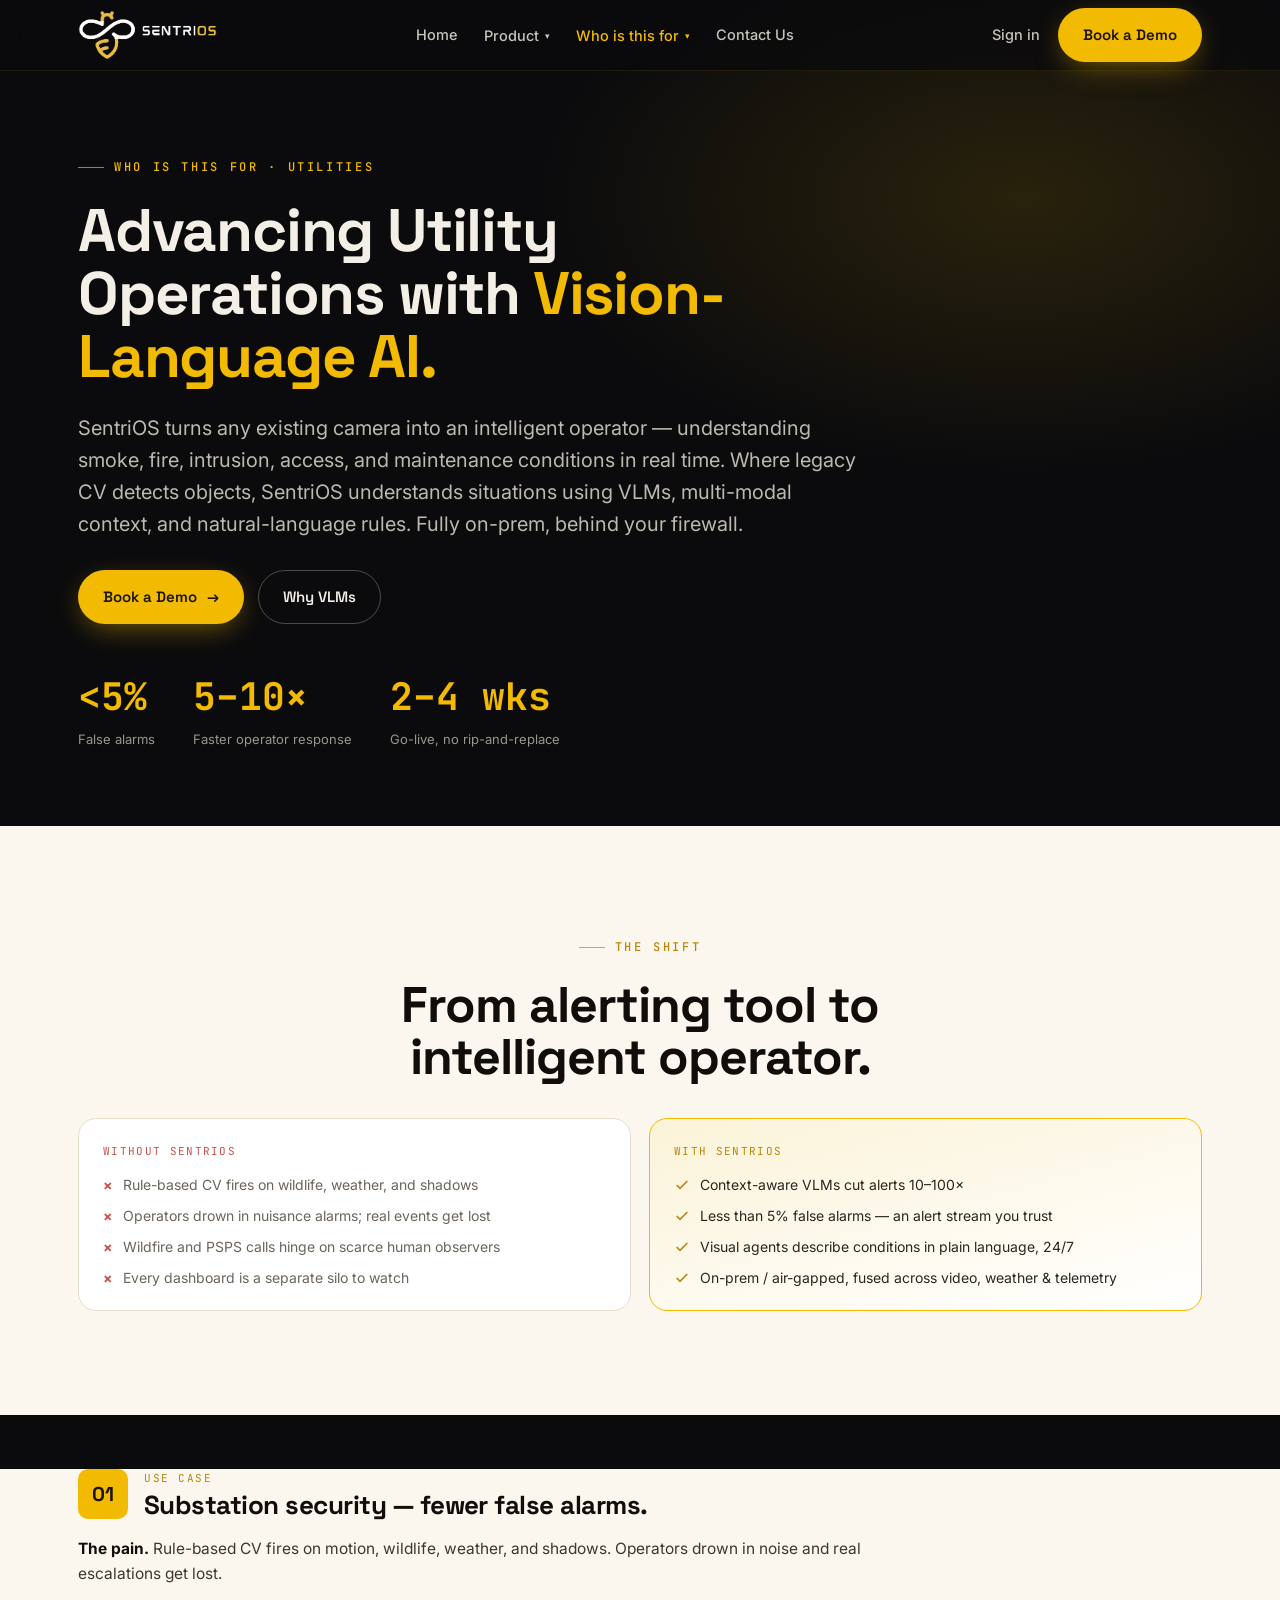
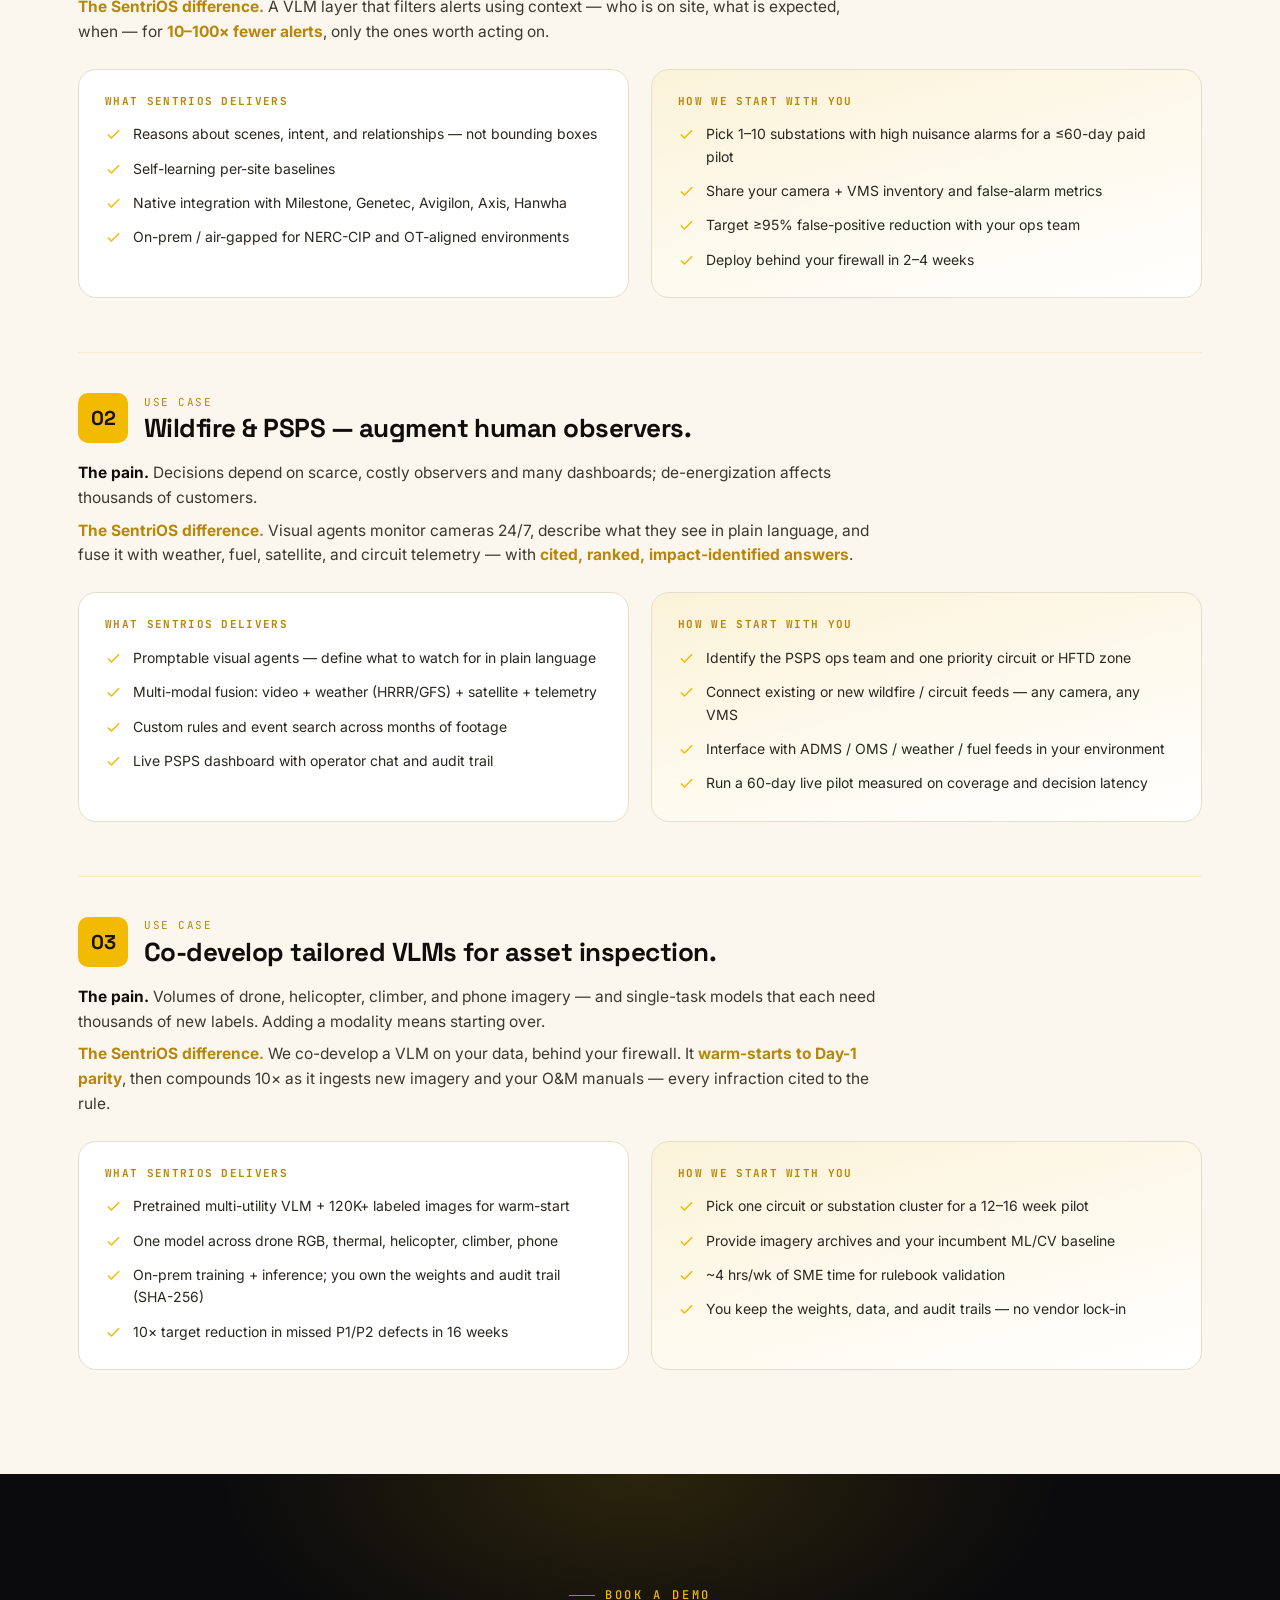
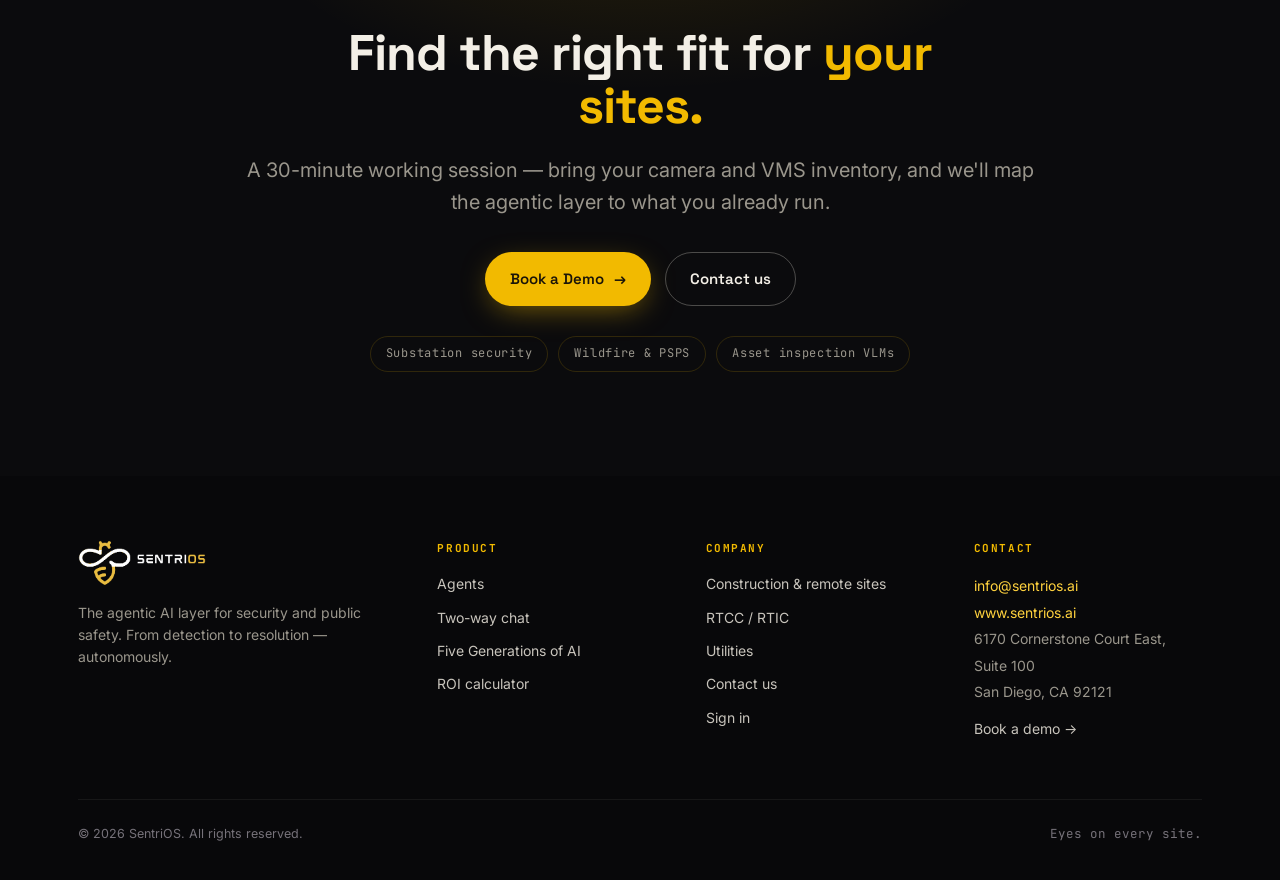
<file: utilities.html>
<!DOCTYPE html>
<html lang="en">
<head>
<meta charset="UTF-8" />
<meta name="viewport" content="width=device-width, initial-scale=1.0" />
<title>SentriOS — Advancing Utility Operations with Vision-Language AI</title>
<meta name="description" content="SentriOS turns existing utility cameras into intelligent operators: substation security with 90–95% fewer false alarms, wildfire & PSPS observation, and co-developed inspection VLMs — on-prem, behind your firewall." />
<meta name="theme-color" content="#F2BA00" />
<link rel="canonical" href="https://www.sentrios.ai/utilities.html">
<meta property="og:type" content="website">
<meta property="og:site_name" content="SentriOS">
<meta property="og:url" content="https://www.sentrios.ai/utilities.html">
<meta property="og:title" content="SentriOS — Advancing Utility Operations with Vision-Language AI">
<meta property="og:description" content="SentriOS turns existing utility cameras into intelligent operators: substation security with 90–95% fewer false alarms, wildfire & PSPS observation, and co-developed inspection VLMs — on-prem, behind your firewall.">
<meta property="og:image" content="https://www.sentrios.ai/og-image.png">
<meta name="twitter:card" content="summary_large_image">
<link rel="icon" href="favicon.ico" sizes="any">
<link rel="icon" type="image/png" sizes="32x32" href="favicon-32.png">
<link rel="icon" type="image/png" sizes="16x16" href="favicon-16.png">
<link rel="apple-touch-icon" sizes="180x180" href="apple-touch-icon.png">
<link rel="preconnect" href="https://fonts.googleapis.com"><link rel="preconnect" href="https://fonts.gstatic.com" crossorigin>
<link href="https://fonts.googleapis.com/css2?family=Space+Grotesk:wght@400;500;600;700&family=Inter:wght@400;500;600&family=JetBrains+Mono:wght@400;500;700&display=swap" rel="stylesheet">
<link rel="stylesheet" href="styles.css">
</head>
<body id="top">
<header class="nav">
  <div class="wrap nav-inner">
    <a href="index.html" class="brand" aria-label="SentriOS home"><img src="logo-light.png" alt="SentriOS"></a>
    <nav class="navlinks" id="nav">
      <a href="index.html">Home</a>
      <div class="dropdown">
        <button class="ddbtn" aria-haspopup="true">Product <span class="caret">&#9662;</span></button>
        <div class="ddmenu">
          <a href="agents.html">Agents<span class="d">The autonomous incident agent</span></a>
          <a href="five-generations.html">Five Generations of AI<span class="d">Why the 5th generation wins</span></a>
        </div>
      </div>
      <div class="dropdown">
        <button class="ddbtn active" aria-haspopup="true">Who is this for <span class="caret">&#9662;</span></button>
        <div class="ddmenu">
          <a href="construction.html">Construction &amp; remote sites<span class="d">Job sites, trailers, yards, off-grid assets</span></a>
          <a href="rtcc.html">RTCC / RTIC<span class="d">Public safety &amp; real-time crime centers</span></a>
          <a href="utilities.html">Utilities<span class="d">Substations, wildfire &amp; inspection</span></a>
        </div>
      </div>
      <a href="contact.html">Contact Us</a>
      <a href="https://app.sentrios.ai" class="mob-only" target="_blank" rel="noopener">Sign in</a>
      <a href="https://calendly.com/sai-sentrios/30min" class="mob-only" target="_blank" rel="noopener">Book a Demo</a>
    </nav>
    <div class="nav-cta">
      <a href="https://app.sentrios.ai" class="signin" target="_blank" rel="noopener">Sign in</a>
      <a href="https://calendly.com/sai-sentrios/30min" class="btn btn-gold" target="_blank" rel="noopener">Book a Demo</a>
      <button class="menu-btn" id="menuBtn" aria-label="Menu" aria-expanded="false"><span></span><span></span><span></span></button>
    </div>
  </div>
</header>
<main>
<section class="ihero">
  <div class="wrap">
    <div class="reveal">
      <span class="eyebrow">Who is this for &middot; Utilities</span>
      <h1>Advancing Utility Operations with <span class="hl">Vision-Language AI.</span></h1>
      <p class="sub">SentriOS turns any existing camera into an intelligent operator &mdash; understanding smoke, fire, intrusion, access, and maintenance conditions in real time. Where legacy CV detects objects, SentriOS understands situations using VLMs, multi-modal context, and natural-language rules. Fully on-prem, behind your firewall.</p>
      <div class="ihero-cta">
        <a href="https://calendly.com/sai-sentrios/30min" class="btn btn-gold" target="_blank" rel="noopener">Book a Demo <span class="arr">&rarr;</span></a>
        <a href="five-generations.html" class="btn btn-ghost">Why VLMs</a>
      </div>
      <div class="ihero-stats">
        <div class="s"><div class="v">&lt;5%</div><div class="l">False alarms</div></div>
        <div class="s"><div class="v">5&ndash;10&times;</div><div class="l">Faster operator response</div></div>
        <div class="s"><div class="v">2&ndash;4 wks</div><div class="l">Go-live, no rip-and-replace</div></div>
      </div>
    </div>
  </div>
</section>

<section class="band paper">
  <div class="wrap">
    <div class="reveal" style="text-align:center;max-width:60ch;margin:0 auto">
      <span class="eyebrow" style="justify-content:center">The shift</span>
      <h2 class="h-sec">From alerting tool to intelligent operator.</h2>
    </div>
    <div class="compare reveal">
      <div class="cmp cmp-old">
        <div class="ct">Without SentriOS</div>
        <ul>
          <li>Rule-based CV fires on wildlife, weather, and shadows</li>
          <li>Operators drown in nuisance alarms; real events get lost</li>
          <li>Wildfire and PSPS calls hinge on scarce human observers</li>
          <li>Every dashboard is a separate silo to watch</li>
        </ul>
      </div>
      <div class="cmp cmp-new">
        <div class="ct">With SentriOS</div>
        <ul>
          <li><svg viewBox="0 0 24 24"><path d="M20 6L9 17l-5-5"/></svg>Context-aware VLMs cut alerts 10&ndash;100&times;</li>
          <li><svg viewBox="0 0 24 24"><path d="M20 6L9 17l-5-5"/></svg>Less than 5% false alarms &mdash; an alert stream you trust</li>
          <li><svg viewBox="0 0 24 24"><path d="M20 6L9 17l-5-5"/></svg>Visual agents describe conditions in plain language, 24/7</li>
          <li><svg viewBox="0 0 24 24"><path d="M20 6L9 17l-5-5"/></svg>On-prem / air-gapped, fused across video, weather &amp; telemetry</li>
        </ul>
      </div>
    </div>
  </div>
</section>

<section class="band paper" style="padding-top:0">
  <div class="wrap">
    <div class="opp reveal">
      <div class="opp-head"><span class="num">01</span><div><div class="k">Use case</div><h3>Substation security &mdash; fewer false alarms.</h3></div></div>
      <p class="pd"><b>The pain.</b> Rule-based CV fires on motion, wildlife, weather, and shadows. Operators drown in noise and real escalations get lost.</p>
      <p class="pd diff"><b>The SentriOS difference.</b> A VLM layer that filters alerts using context &mdash; who is on site, what is expected, when &mdash; for <b>10&ndash;100&times; fewer alerts</b>, only the ones worth acting on.</p>
      <div class="deliver">
        <div class="d"><h4>What SentriOS delivers</h4><ul><li><svg viewBox="0 0 24 24"><path d="M20 6L9 17l-5-5"/></svg>Reasons about scenes, intent, and relationships — not bounding boxes</li><li><svg viewBox="0 0 24 24"><path d="M20 6L9 17l-5-5"/></svg>Self-learning per-site baselines</li><li><svg viewBox="0 0 24 24"><path d="M20 6L9 17l-5-5"/></svg>Native integration with Milestone, Genetec, Avigilon, Axis, Hanwha</li><li><svg viewBox="0 0 24 24"><path d="M20 6L9 17l-5-5"/></svg>On-prem / air-gapped for NERC-CIP and OT-aligned environments</li></ul></div>
        <div class="d start"><h4>How we start with you</h4><ul><li><svg viewBox="0 0 24 24"><path d="M20 6L9 17l-5-5"/></svg>Pick 1–10 substations with high nuisance alarms for a ≤60-day paid pilot</li><li><svg viewBox="0 0 24 24"><path d="M20 6L9 17l-5-5"/></svg>Share your camera + VMS inventory and false-alarm metrics</li><li><svg viewBox="0 0 24 24"><path d="M20 6L9 17l-5-5"/></svg>Target ≥95% false-positive reduction with your ops team</li><li><svg viewBox="0 0 24 24"><path d="M20 6L9 17l-5-5"/></svg>Deploy behind your firewall in 2–4 weeks</li></ul></div>
      </div>
    </div>
    <div class="opp reveal">
      <div class="opp-head"><span class="num">02</span><div><div class="k">Use case</div><h3>Wildfire &amp; PSPS &mdash; augment human observers.</h3></div></div>
      <p class="pd"><b>The pain.</b> Decisions depend on scarce, costly observers and many dashboards; de-energization affects thousands of customers.</p>
      <p class="pd diff"><b>The SentriOS difference.</b> Visual agents monitor cameras 24/7, describe what they see in plain language, and fuse it with weather, fuel, satellite, and circuit telemetry &mdash; with <b>cited, ranked, impact-identified answers</b>.</p>
      <div class="deliver">
        <div class="d"><h4>What SentriOS delivers</h4><ul><li><svg viewBox="0 0 24 24"><path d="M20 6L9 17l-5-5"/></svg>Promptable visual agents — define what to watch for in plain language</li><li><svg viewBox="0 0 24 24"><path d="M20 6L9 17l-5-5"/></svg>Multi-modal fusion: video + weather (HRRR/GFS) + satellite + telemetry</li><li><svg viewBox="0 0 24 24"><path d="M20 6L9 17l-5-5"/></svg>Custom rules and event search across months of footage</li><li><svg viewBox="0 0 24 24"><path d="M20 6L9 17l-5-5"/></svg>Live PSPS dashboard with operator chat and audit trail</li></ul></div>
        <div class="d start"><h4>How we start with you</h4><ul><li><svg viewBox="0 0 24 24"><path d="M20 6L9 17l-5-5"/></svg>Identify the PSPS ops team and one priority circuit or HFTD zone</li><li><svg viewBox="0 0 24 24"><path d="M20 6L9 17l-5-5"/></svg>Connect existing or new wildfire / circuit feeds — any camera, any VMS</li><li><svg viewBox="0 0 24 24"><path d="M20 6L9 17l-5-5"/></svg>Interface with ADMS / OMS / weather / fuel feeds in your environment</li><li><svg viewBox="0 0 24 24"><path d="M20 6L9 17l-5-5"/></svg>Run a 60-day live pilot measured on coverage and decision latency</li></ul></div>
      </div>
    </div>
    <div class="opp reveal">
      <div class="opp-head"><span class="num">03</span><div><div class="k">Use case</div><h3>Co-develop tailored VLMs for asset inspection.</h3></div></div>
      <p class="pd"><b>The pain.</b> Volumes of drone, helicopter, climber, and phone imagery &mdash; and single-task models that each need thousands of new labels. Adding a modality means starting over.</p>
      <p class="pd diff"><b>The SentriOS difference.</b> We co-develop a VLM on your data, behind your firewall. It <b>warm-starts to Day-1 parity</b>, then compounds 10&times; as it ingests new imagery and your O&amp;M manuals &mdash; every infraction cited to the rule.</p>
      <div class="deliver">
        <div class="d"><h4>What SentriOS delivers</h4><ul><li><svg viewBox="0 0 24 24"><path d="M20 6L9 17l-5-5"/></svg>Pretrained multi-utility VLM + 120K+ labeled images for warm-start</li><li><svg viewBox="0 0 24 24"><path d="M20 6L9 17l-5-5"/></svg>One model across drone RGB, thermal, helicopter, climber, phone</li><li><svg viewBox="0 0 24 24"><path d="M20 6L9 17l-5-5"/></svg>On-prem training + inference; you own the weights and audit trail (SHA-256)</li><li><svg viewBox="0 0 24 24"><path d="M20 6L9 17l-5-5"/></svg>10× target reduction in missed P1/P2 defects in 16 weeks</li></ul></div>
        <div class="d start"><h4>How we start with you</h4><ul><li><svg viewBox="0 0 24 24"><path d="M20 6L9 17l-5-5"/></svg>Pick one circuit or substation cluster for a 12–16 week pilot</li><li><svg viewBox="0 0 24 24"><path d="M20 6L9 17l-5-5"/></svg>Provide imagery archives and your incumbent ML/CV baseline</li><li><svg viewBox="0 0 24 24"><path d="M20 6L9 17l-5-5"/></svg>~4 hrs/wk of SME time for rulebook validation</li><li><svg viewBox="0 0 24 24"><path d="M20 6L9 17l-5-5"/></svg>You keep the weights, data, and audit trails — no vendor lock-in</li></ul></div>
      </div>
    </div>
  </div>
</section>

<section class="band cta" id="demo">
  <div class="wrap">
    <span class="eyebrow" style="justify-content:center">Book a demo</span>
    <h2>Find the right fit for <span class="hl">your sites.</span></h2>
    <p class="lead">A 30-minute working session &mdash; bring your camera and VMS inventory, and we'll map the agentic layer to what you already run.</p>
    <div class="cta-row">
      <a href="https://calendly.com/sai-sentrios/30min" class="btn btn-gold" target="_blank" rel="noopener">Book a Demo <span class="arr">&rarr;</span></a>
      <a href="contact.html" class="btn btn-ghost">Contact us</a>
    </div>
    <div class="cta-tags"><span>Substation security</span><span>Wildfire & PSPS</span><span>Asset inspection VLMs</span></div>
  </div>
</section></main>
<footer>
  <div class="wrap">
    <div class="foot-grid">
      <div class="foot-brand">
        <a href="index.html" class="brand" aria-label="SentriOS home"><img src="logo-light.png" alt="SentriOS"></a>
        <p>The agentic AI layer for security and public safety. From detection to resolution — autonomously.</p>
      </div>
      <div><h5>Product</h5><a class="flink" href="agents.html">Agents</a><a class="flink" href="agents.html#sms">Two-way chat</a><a class="flink" href="five-generations.html">Five Generations of AI</a><a class="flink" href="construction.html#roi">ROI calculator</a></div>
      <div><h5>Company</h5><a class="flink" href="construction.html">Construction &amp; remote sites</a><a class="flink" href="rtcc.html">RTCC / RTIC</a><a class="flink" href="utilities.html">Utilities</a><a class="flink" href="contact.html">Contact us</a><a class="flink" href="https://app.sentrios.ai" target="_blank" rel="noopener">Sign in</a></div>
      <div><h5>Contact</h5><address><a href="mailto:info@sentrios.ai">info@sentrios.ai</a><br><a href="https://www.sentrios.ai">www.sentrios.ai</a><br>6170 Cornerstone Court East, Suite 100<br>San Diego, CA 92121</address><a class="flink" style="margin-top:12px" href="https://calendly.com/sai-sentrios/30min" target="_blank" rel="noopener">Book a demo &rarr;</a></div>
    </div>
    <div class="foot-bottom"><span>&copy; <span id="yr"></span> SentriOS. All rights reserved.</span><span class="mono">Eyes on every site.</span></div>
  </div>
</footer>
<script src="app.js"></script>
</body>
</html>
</file>
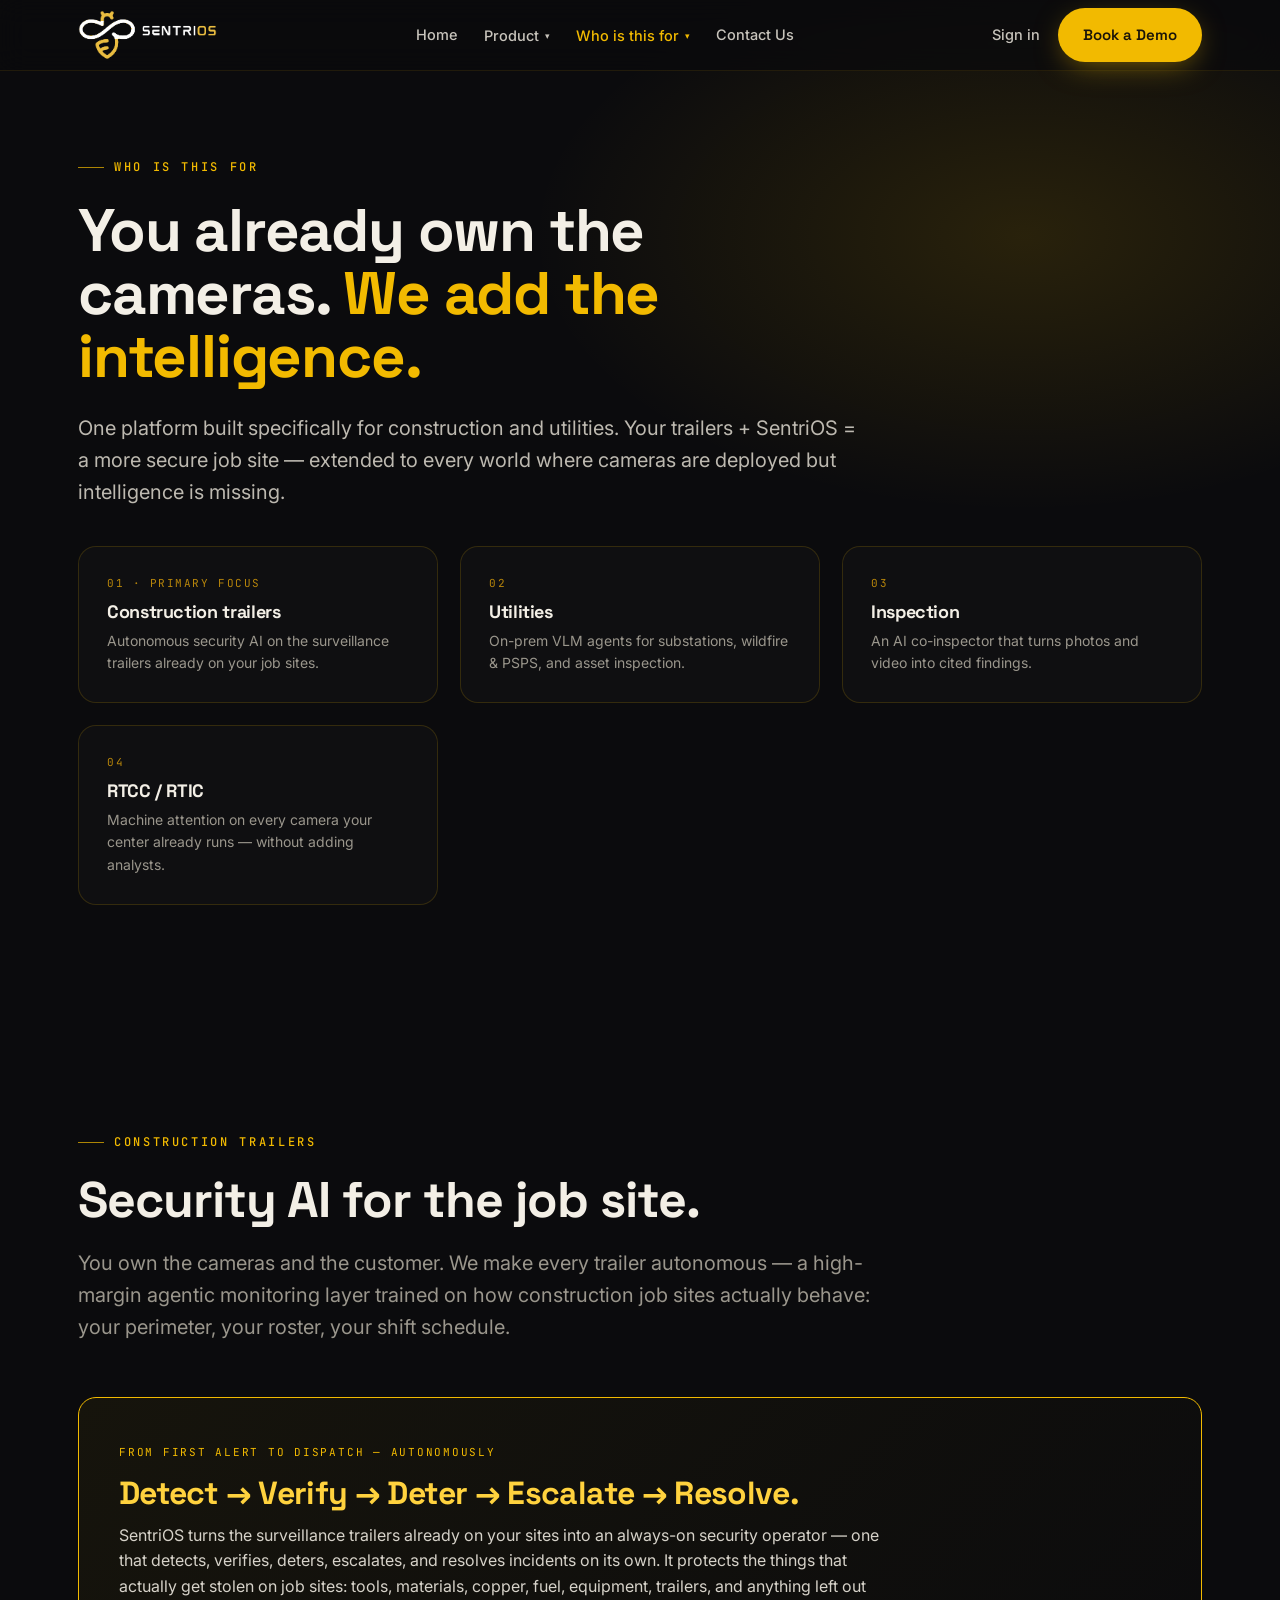
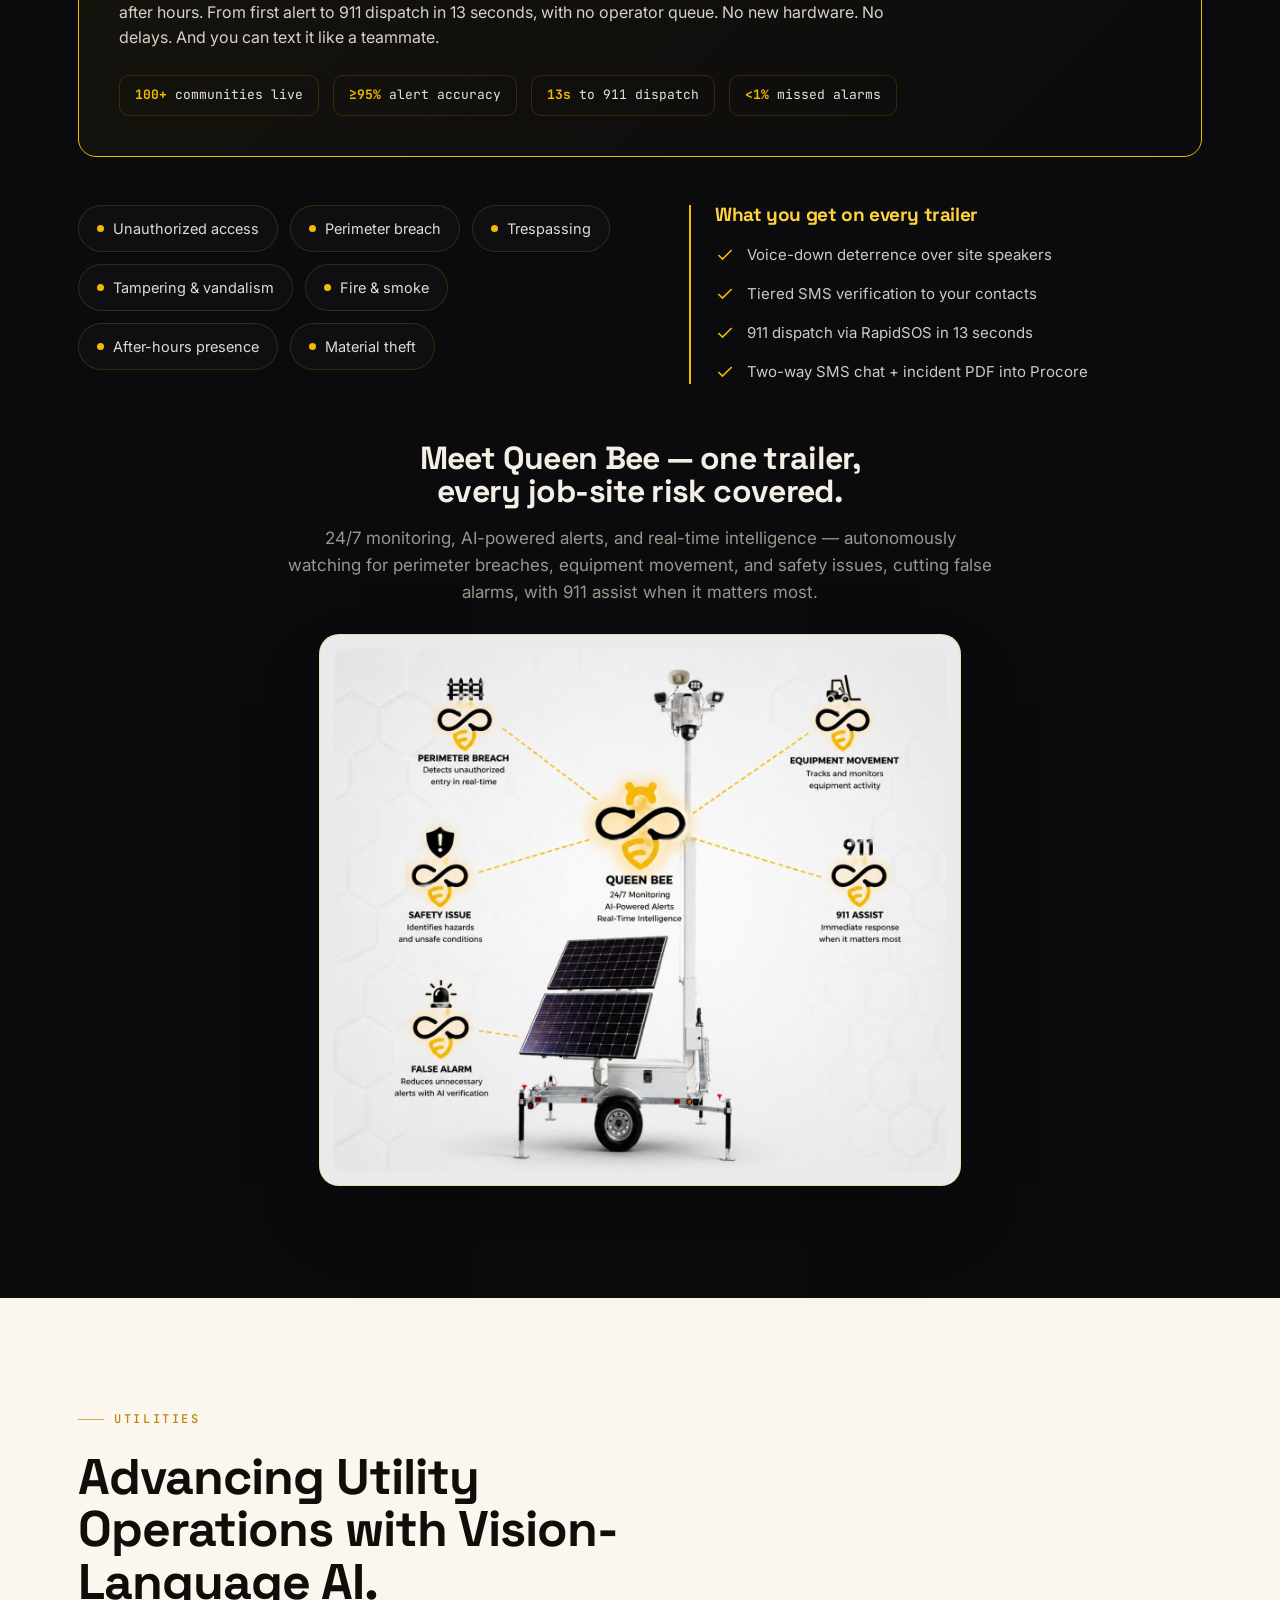
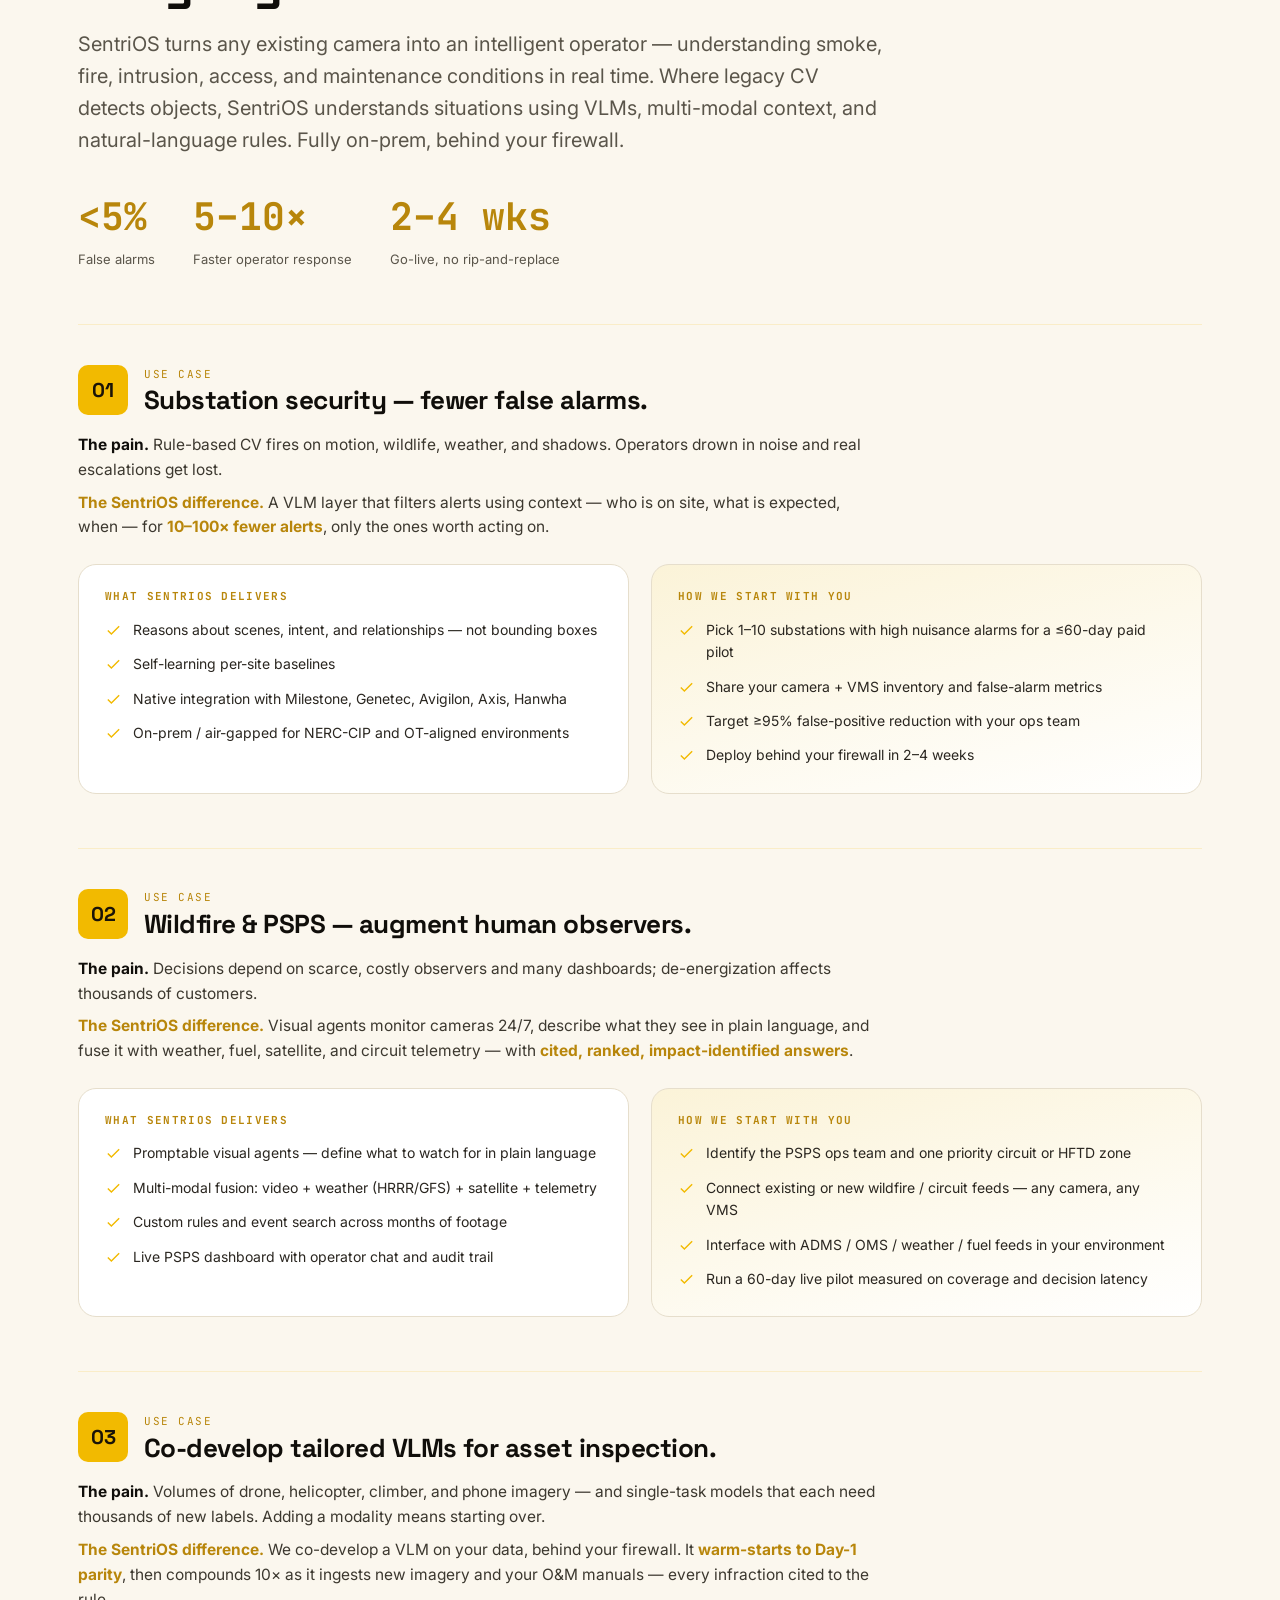
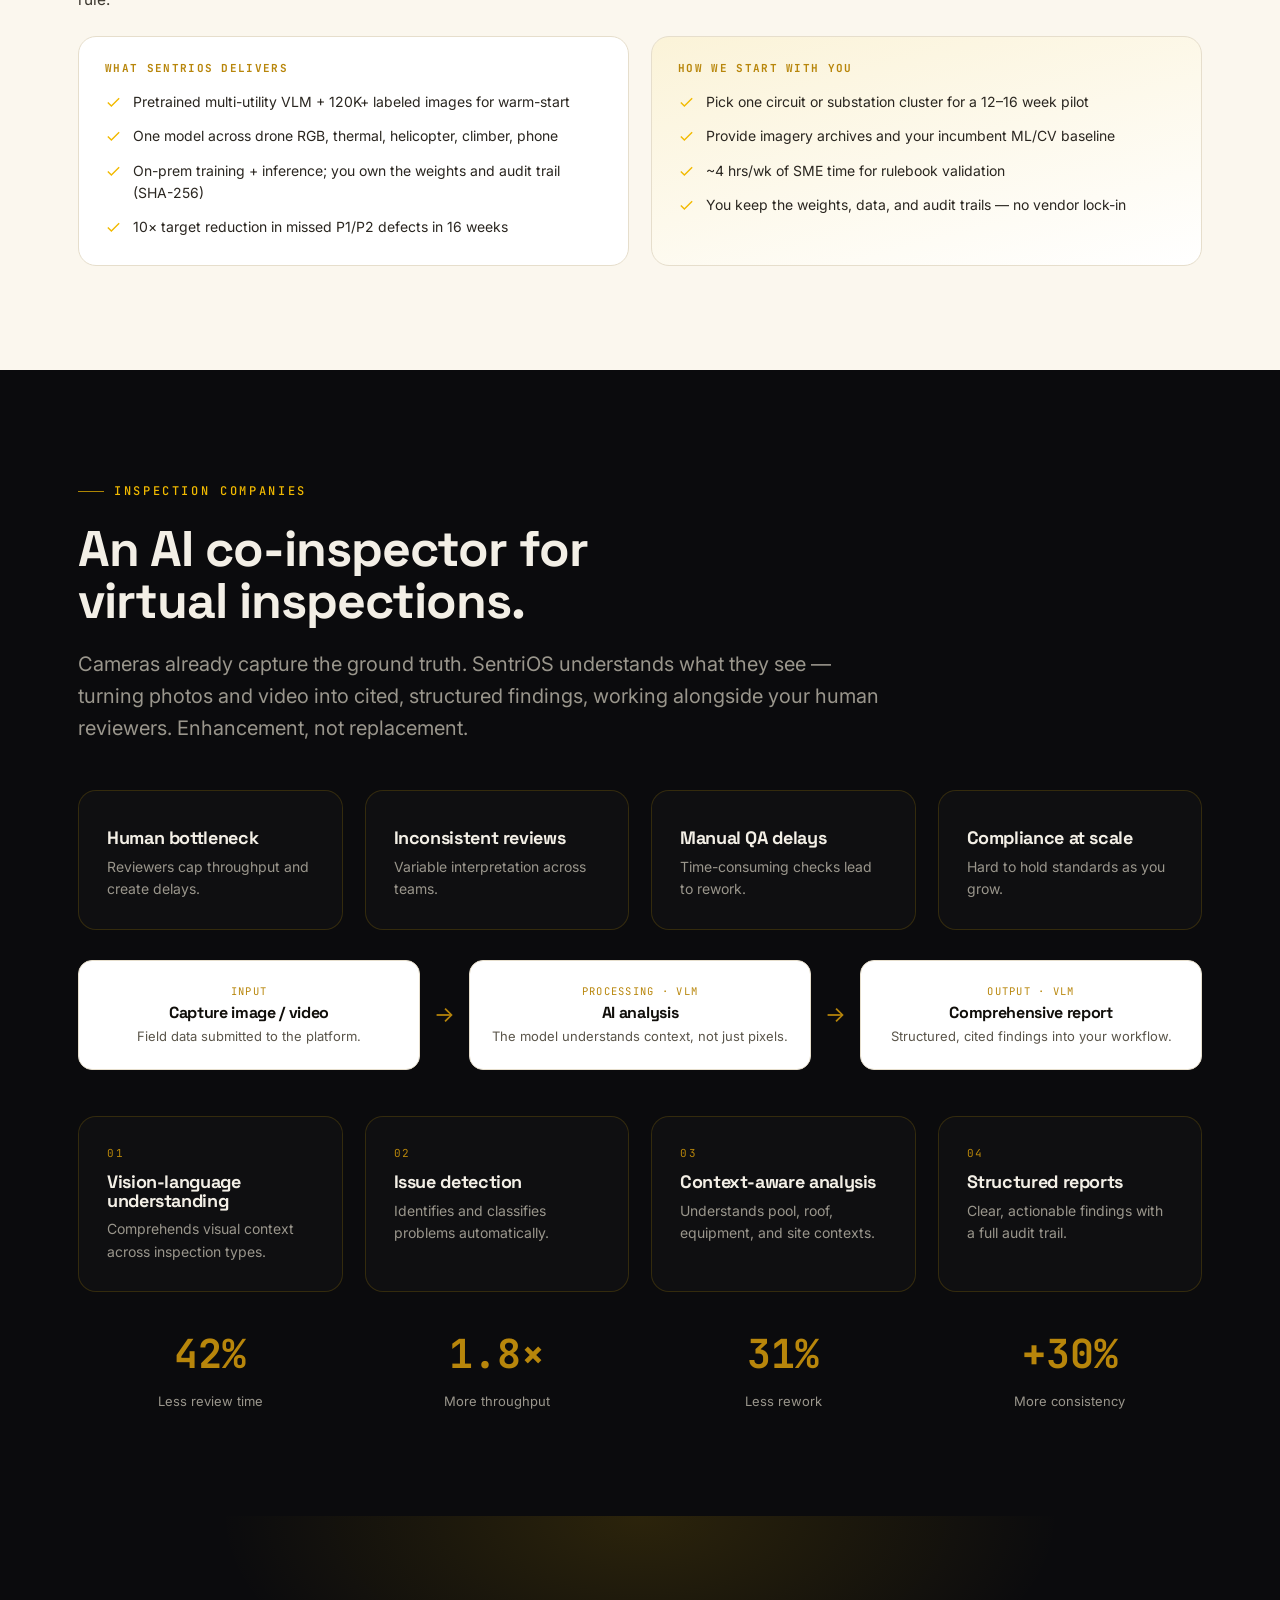
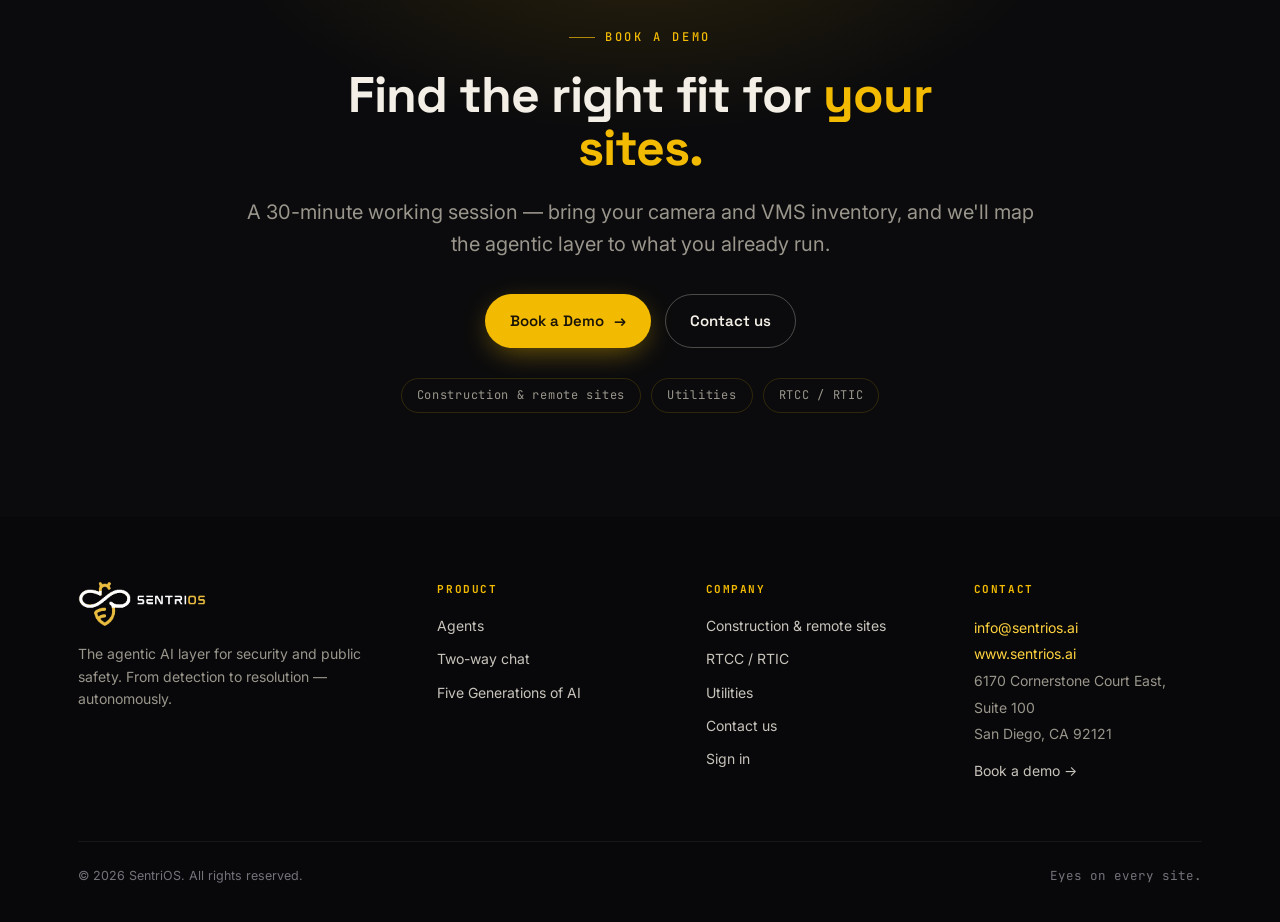
<file: who-is-this-for.html>
<!DOCTYPE html>
<html lang="en">
<head>
<meta charset="UTF-8" />
<meta name="viewport" content="width=device-width, initial-scale=1.0" />
<title>SentriOS — Who is this for</title>
<meta name="description" content="SentriOS is built for construction trailer security, utilities (substation, wildfire & PSPS, asset inspection), and inspection companies. You own the cameras — we add the intelligence." />
<meta name="theme-color" content="#F2BA00" />
<link rel="icon" href="favicon.ico" sizes="any">
<link rel="icon" type="image/png" sizes="32x32" href="favicon-32.png">
<link rel="icon" type="image/png" sizes="16x16" href="favicon-16.png">
<link rel="apple-touch-icon" sizes="180x180" href="apple-touch-icon.png">
<link rel="preconnect" href="https://fonts.googleapis.com"><link rel="preconnect" href="https://fonts.gstatic.com" crossorigin>
<link href="https://fonts.googleapis.com/css2?family=Space+Grotesk:wght@400;500;600;700&family=Inter:wght@400;500;600&family=JetBrains+Mono:wght@400;500;700&display=swap" rel="stylesheet">
<link rel="stylesheet" href="styles.css">
</head>
<body id="top">
<header class="nav">
  <div class="wrap nav-inner">
    <a href="index.html" class="brand" aria-label="SentriOS home"><img src="logo-light.png" alt="SentriOS"></a>
    <nav class="navlinks" id="nav">
      <a href="index.html">Home</a>
      <div class="dropdown">
        <button class="ddbtn" aria-haspopup="true">Product <span class="caret">&#9662;</span></button>
        <div class="ddmenu">
          <a href="agents.html">Agents<span class="d">The autonomous incident agent</span></a>
          <a href="five-generations.html">Five Generations of AI<span class="d">Why the 5th generation wins</span></a>
        </div>
      </div>
      <div class="dropdown">
        <button class="ddbtn active" aria-haspopup="true">Who is this for <span class="caret">&#9662;</span></button>
        <div class="ddmenu">
          <a href="construction.html">Construction &amp; remote sites<span class="d">Job sites, trailers, yards, off-grid assets</span></a>
          <a href="rtcc.html">RTCC / RTIC<span class="d">Public safety &amp; real-time crime centers</span></a>
          <a href="utilities.html">Utilities<span class="d">Substations, wildfire &amp; inspection</span></a>
        </div>
      </div>
      <a href="contact.html">Contact Us</a>
      <a href="https://app.sentrios.ai" class="mob-only" target="_blank" rel="noopener">Sign in</a>
      <a href="https://calendly.com/sai-sentrios/30min" class="mob-only" target="_blank" rel="noopener">Book a Demo</a>
    </nav>
    <div class="nav-cta">
      <a href="https://app.sentrios.ai" class="signin" target="_blank" rel="noopener">Sign in</a>
      <a href="https://calendly.com/sai-sentrios/30min" class="btn btn-gold" target="_blank" rel="noopener">Book a Demo</a>
      <button class="menu-btn" id="menuBtn" aria-label="Menu" aria-expanded="false"><span></span><span></span><span></span></button>
    </div>
  </div>
</header>
<main>
<section class="ihero">
  <div class="wrap">
    <div class="reveal">
      <span class="eyebrow">Who is this for</span>
      <h1>You already own the cameras. <span class="hl">We add the intelligence.</span></h1>
      <p class="sub">One platform built specifically for construction and utilities. Your trailers + SentriOS = a more secure job site &mdash; extended to every world where cameras are deployed but intelligence is missing.</p>
      <div class="grid3" style="margin-top:38px">
        <a class="card reveal" href="#construction"><div class="k">01 &middot; Primary focus</div><h3>Construction trailers</h3><p>Autonomous security AI on the surveillance trailers already on your job sites.</p></a>
        <a class="card reveal" href="#utilities"><div class="k">02</div><h3>Utilities</h3><p>On-prem VLM agents for substations, wildfire &amp; PSPS, and asset inspection.</p></a>
        <a class="card reveal" href="#inspection"><div class="k">03</div><h3>Inspection</h3><p>An AI co-inspector that turns photos and video into cited findings.</p></a>
        <a class="card reveal" href="rtcc.html"><div class="k">04</div><h3>RTCC / RTIC</h3><p>Machine attention on every camera your center already runs &mdash; without adding analysts.</p></a>
      </div>
    </div>
  </div>
</section>

<section class="band" id="construction">
  <div class="wrap">
    <div class="aud-section reveal">
      <span class="eyebrow">Construction trailers</span>
      <h2 class="h-sec">Security AI for the job site.</h2>
      <p class="lead">You own the cameras and the customer. We make every trailer autonomous &mdash; a high-margin agentic monitoring layer trained on how construction job sites actually behave: your perimeter, your roster, your shift schedule.</p>
    </div>
    <div class="aud-featured reveal">
      <span class="tag">From first alert to dispatch &mdash; autonomously</span>
      <h3>Detect &rarr; Verify &rarr; Deter &rarr; Escalate &rarr; Resolve.</h3>
      <p>SentriOS turns the surveillance trailers already on your sites into an always-on security operator &mdash; one that detects, verifies, deters, escalates, and resolves incidents on its own. It protects the things that actually get stolen on job sites: tools, materials, copper, fuel, equipment, trailers, and anything left out after hours. From first alert to 911 dispatch in 13 seconds, with no operator queue. No new hardware. No delays. And you can text it like a teammate.</p>
      <div class="feat-stats">
        <span><b>100+</b> communities live</span><span><b>&ge;95%</b> alert accuracy</span><span><b>13s</b> to 911 dispatch</span><span><b>&lt;1%</b> missed alarms</span>
      </div>
    </div>
    <div class="detect-grid">
      <div class="reveal">
        <div class="chips">
          <span class="chip">Unauthorized access</span><span class="chip">Perimeter breach</span><span class="chip">Trespassing</span><span class="chip">Tampering &amp; vandalism</span><span class="chip">Fire &amp; smoke</span><span class="chip">After-hours presence</span><span class="chip">Material theft</span>
        </div>
      </div>
      <div class="act reveal">
        <h3>What you get on every trailer</h3>
        <ul>
          <li><svg viewBox="0 0 24 24"><path d="M20 6L9 17l-5-5"/></svg>Voice-down deterrence over site speakers</li>
          <li><svg viewBox="0 0 24 24"><path d="M20 6L9 17l-5-5"/></svg>Tiered SMS verification to your contacts</li>
          <li><svg viewBox="0 0 24 24"><path d="M20 6L9 17l-5-5"/></svg>911 dispatch via RapidSOS in 13 seconds</li>
          <li><svg viewBox="0 0 24 24"><path d="M20 6L9 17l-5-5"/></svg>Two-way SMS chat + incident PDF into Procore</li>
        </ul>
      </div>
    </div>
    <div class="qbee reveal">
      <h3 class="qbee-title">Meet Queen Bee &mdash; one trailer, every job-site risk covered.</h3>
      <p class="qbee-lead">24/7 monitoring, AI-powered alerts, and real-time intelligence &mdash; autonomously watching for perimeter breaches, equipment movement, and safety issues, cutting false alarms, with 911 assist when it matters most.</p>
      <div class="qbee-frame"><img src="queen-bee.png" alt="SentriOS Queen Bee on a solar surveillance trailer, with autonomous monitoring for perimeter breach, equipment movement, safety issues, false-alarm reduction, and 911 assist."></div>
    </div>
  </div>
</section>

<section class="band paper" id="utilities">
  <div class="wrap">
    <div class="aud-section reveal" style="border-top:0;margin-top:0;padding-top:0">
      <span class="eyebrow">Utilities</span>
      <h2 class="h-sec">Advancing Utility Operations with Vision-Language AI.</h2>
      <p class="lead">SentriOS turns any existing camera into an intelligent operator &mdash; understanding smoke, fire, intrusion, access, and maintenance conditions in real time. Where legacy CV detects objects, SentriOS understands situations using VLMs, multi-modal context, and natural-language rules. Fully on-prem, behind your firewall.</p>
    </div>
    <div class="ihero-stats" style="margin-top:30px">
      <div class="s"><div class="v" style="color:var(--gold-deep)">&lt;5%</div><div class="l">False alarms</div></div>
      <div class="s"><div class="v" style="color:var(--gold-deep)">5&ndash;10&times;</div><div class="l">Faster operator response</div></div>
      <div class="s"><div class="v" style="color:var(--gold-deep)">2&ndash;4 wks</div><div class="l">Go-live, no rip-and-replace</div></div>
    </div>
    <div class="opp reveal">
      <div class="opp-head"><span class="num">01</span><div><div class="k">Use case</div><h3>Substation security &mdash; fewer false alarms.</h3></div></div>
      <p class="pd"><b>The pain.</b> Rule-based CV fires on motion, wildlife, weather, and shadows. Operators drown in noise and real escalations get lost.</p>
      <p class="pd diff"><b>The SentriOS difference.</b> A VLM layer that filters alerts using context &mdash; who is on site, what is expected, when &mdash; for <b>10&ndash;100&times; fewer alerts</b>, only the ones worth acting on.</p>
      <div class="deliver">
        <div class="d"><h4>What SentriOS delivers</h4><ul><li><svg viewBox="0 0 24 24"><path d="M20 6L9 17l-5-5"/></svg>Reasons about scenes, intent, and relationships — not bounding boxes</li><li><svg viewBox="0 0 24 24"><path d="M20 6L9 17l-5-5"/></svg>Self-learning per-site baselines</li><li><svg viewBox="0 0 24 24"><path d="M20 6L9 17l-5-5"/></svg>Native integration with Milestone, Genetec, Avigilon, Axis, Hanwha</li><li><svg viewBox="0 0 24 24"><path d="M20 6L9 17l-5-5"/></svg>On-prem / air-gapped for NERC-CIP and OT-aligned environments</li></ul></div>
        <div class="d start"><h4>How we start with you</h4><ul><li><svg viewBox="0 0 24 24"><path d="M20 6L9 17l-5-5"/></svg>Pick 1–10 substations with high nuisance alarms for a ≤60-day paid pilot</li><li><svg viewBox="0 0 24 24"><path d="M20 6L9 17l-5-5"/></svg>Share your camera + VMS inventory and false-alarm metrics</li><li><svg viewBox="0 0 24 24"><path d="M20 6L9 17l-5-5"/></svg>Target ≥95% false-positive reduction with your ops team</li><li><svg viewBox="0 0 24 24"><path d="M20 6L9 17l-5-5"/></svg>Deploy behind your firewall in 2–4 weeks</li></ul></div>
      </div>
    </div>
    <div class="opp reveal">
      <div class="opp-head"><span class="num">02</span><div><div class="k">Use case</div><h3>Wildfire &amp; PSPS &mdash; augment human observers.</h3></div></div>
      <p class="pd"><b>The pain.</b> Decisions depend on scarce, costly observers and many dashboards; de-energization affects thousands of customers.</p>
      <p class="pd diff"><b>The SentriOS difference.</b> Visual agents monitor cameras 24/7, describe what they see in plain language, and fuse it with weather, fuel, satellite, and circuit telemetry &mdash; with <b>cited, ranked, impact-identified answers</b>.</p>
      <div class="deliver">
        <div class="d"><h4>What SentriOS delivers</h4><ul><li><svg viewBox="0 0 24 24"><path d="M20 6L9 17l-5-5"/></svg>Promptable visual agents — define what to watch for in plain language</li><li><svg viewBox="0 0 24 24"><path d="M20 6L9 17l-5-5"/></svg>Multi-modal fusion: video + weather (HRRR/GFS) + satellite + telemetry</li><li><svg viewBox="0 0 24 24"><path d="M20 6L9 17l-5-5"/></svg>Custom rules and event search across months of footage</li><li><svg viewBox="0 0 24 24"><path d="M20 6L9 17l-5-5"/></svg>Live PSPS dashboard with operator chat and audit trail</li></ul></div>
        <div class="d start"><h4>How we start with you</h4><ul><li><svg viewBox="0 0 24 24"><path d="M20 6L9 17l-5-5"/></svg>Identify the PSPS ops team and one priority circuit or HFTD zone</li><li><svg viewBox="0 0 24 24"><path d="M20 6L9 17l-5-5"/></svg>Connect existing or new wildfire / circuit feeds — any camera, any VMS</li><li><svg viewBox="0 0 24 24"><path d="M20 6L9 17l-5-5"/></svg>Interface with ADMS / OMS / weather / fuel feeds in your environment</li><li><svg viewBox="0 0 24 24"><path d="M20 6L9 17l-5-5"/></svg>Run a 60-day live pilot measured on coverage and decision latency</li></ul></div>
      </div>
    </div>
    <div class="opp reveal">
      <div class="opp-head"><span class="num">03</span><div><div class="k">Use case</div><h3>Co-develop tailored VLMs for asset inspection.</h3></div></div>
      <p class="pd"><b>The pain.</b> Volumes of drone, helicopter, climber, and phone imagery &mdash; and single-task models that each need thousands of new labels. Adding a modality means starting over.</p>
      <p class="pd diff"><b>The SentriOS difference.</b> We co-develop a VLM on your data, behind your firewall. It <b>warm-starts to Day-1 parity</b>, then compounds 10&times; as it ingests new imagery and your O&amp;M manuals &mdash; every infraction cited to the rule.</p>
      <div class="deliver">
        <div class="d"><h4>What SentriOS delivers</h4><ul><li><svg viewBox="0 0 24 24"><path d="M20 6L9 17l-5-5"/></svg>Pretrained multi-utility VLM + 120K+ labeled images for warm-start</li><li><svg viewBox="0 0 24 24"><path d="M20 6L9 17l-5-5"/></svg>One model across drone RGB, thermal, helicopter, climber, phone</li><li><svg viewBox="0 0 24 24"><path d="M20 6L9 17l-5-5"/></svg>On-prem training + inference; you own the weights and audit trail (SHA-256)</li><li><svg viewBox="0 0 24 24"><path d="M20 6L9 17l-5-5"/></svg>10× target reduction in missed P1/P2 defects in 16 weeks</li></ul></div>
        <div class="d start"><h4>How we start with you</h4><ul><li><svg viewBox="0 0 24 24"><path d="M20 6L9 17l-5-5"/></svg>Pick one circuit or substation cluster for a 12–16 week pilot</li><li><svg viewBox="0 0 24 24"><path d="M20 6L9 17l-5-5"/></svg>Provide imagery archives and your incumbent ML/CV baseline</li><li><svg viewBox="0 0 24 24"><path d="M20 6L9 17l-5-5"/></svg>~4 hrs/wk of SME time for rulebook validation</li><li><svg viewBox="0 0 24 24"><path d="M20 6L9 17l-5-5"/></svg>You keep the weights, data, and audit trails — no vendor lock-in</li></ul></div>
      </div>
    </div>
  </div>
</section>

<section class="band" id="inspection">
  <div class="wrap">
    <div class="aud-section reveal" style="border-top:0;margin-top:0;padding-top:0">
      <span class="eyebrow">Inspection companies</span>
      <h2 class="h-sec">An AI co-inspector for virtual inspections.</h2>
      <p class="lead">Cameras already capture the ground truth. SentriOS understands what they see &mdash; turning photos and video into cited, structured findings, working alongside your human reviewers. Enhancement, not replacement.</p>
    </div>
    <div class="grid4">
      <div class="card reveal"><h3>Human bottleneck</h3><p>Reviewers cap throughput and create delays.</p></div>
      <div class="card reveal"><h3>Inconsistent reviews</h3><p>Variable interpretation across teams.</p></div>
      <div class="card reveal"><h3>Manual QA delays</h3><p>Time-consuming checks lead to rework.</p></div>
      <div class="card reveal"><h3>Compliance at scale</h3><p>Hard to hold standards as you grow.</p></div>
    </div>
    <div class="solflow reveal">
      <div class="sf"><div class="k">Input</div><h4>Capture image / video</h4><p>Field data submitted to the platform.</p></div>
      <div class="arrow">&rarr;</div>
      <div class="sf"><div class="k">Processing &middot; VLM</div><h4>AI analysis</h4><p>The model understands context, not just pixels.</p></div>
      <div class="arrow">&rarr;</div>
      <div class="sf"><div class="k">Output &middot; VLM</div><h4>Comprehensive report</h4><p>Structured, cited findings into your workflow.</p></div>
    </div>
    <div class="grid4">
      <div class="card reveal"><div class="k">01</div><h3>Vision-language understanding</h3><p>Comprehends visual context across inspection types.</p></div>
      <div class="card reveal"><div class="k">02</div><h3>Issue detection</h3><p>Identifies and classifies problems automatically.</p></div>
      <div class="card reveal"><div class="k">03</div><h3>Context-aware analysis</h3><p>Understands pool, roof, equipment, and site contexts.</p></div>
      <div class="card reveal"><div class="k">04</div><h3>Structured reports</h3><p>Clear, actionable findings with a full audit trail.</p></div>
    </div>
    <div class="grid4" style="margin-top:30px">
      <div class="stat reveal"><div class="v">42%</div><div class="l">Less review time</div></div>
      <div class="stat reveal"><div class="v">1.8&times;</div><div class="l">More throughput</div></div>
      <div class="stat reveal"><div class="v">31%</div><div class="l">Less rework</div></div>
      <div class="stat reveal"><div class="v">+30%</div><div class="l">More consistency</div></div>
    </div>
  </div>
</section>

<section class="band cta" id="demo">
  <div class="wrap">
    <span class="eyebrow" style="justify-content:center">Book a demo</span>
    <h2>Find the right fit for <span class="hl">your sites.</span></h2>
    <p class="lead">A 30-minute working session &mdash; bring your camera and VMS inventory, and we'll map the agentic layer to what you already run.</p>
    <div class="cta-row">
      <a href="https://calendly.com/sai-sentrios/30min" class="btn btn-gold" target="_blank" rel="noopener">Book a Demo <span class="arr">&rarr;</span></a>
      <a href="contact.html" class="btn btn-ghost">Contact us</a>
    </div>
    <div class="cta-tags"><span>Construction &amp; remote sites</span><span>Utilities</span><span>RTCC / RTIC</span></div>
  </div>
</section></main>
<footer>
  <div class="wrap">
    <div class="foot-grid">
      <div class="foot-brand">
        <a href="index.html" class="brand" aria-label="SentriOS home"><img src="logo-light.png" alt="SentriOS"></a>
        <p>The agentic AI layer for security and public safety. From detection to resolution — autonomously.</p>
      </div>
      <div><h5>Product</h5><a class="flink" href="agents.html">Agents</a><a class="flink" href="agents.html#sms">Two-way chat</a><a class="flink" href="five-generations.html">Five Generations of AI</a></div>
      <div><h5>Company</h5><a class="flink" href="construction.html">Construction &amp; remote sites</a><a class="flink" href="rtcc.html">RTCC / RTIC</a><a class="flink" href="utilities.html">Utilities</a><a class="flink" href="contact.html">Contact us</a><a class="flink" href="https://app.sentrios.ai" target="_blank" rel="noopener">Sign in</a></div>
      <div><h5>Contact</h5><address><a href="mailto:info@sentrios.ai">info@sentrios.ai</a><br><a href="https://www.sentrios.ai">www.sentrios.ai</a><br>6170 Cornerstone Court East, Suite 100<br>San Diego, CA 92121</address><a class="flink" style="margin-top:12px" href="https://calendly.com/sai-sentrios/30min" target="_blank" rel="noopener">Book a demo &rarr;</a></div>
    </div>
    <div class="foot-bottom"><span>&copy; <span id="yr"></span> SentriOS. All rights reserved.</span><span class="mono">Eyes on every site.</span></div>
  </div>
</footer>
<script src="app.js"></script>
</body>
</html>
</file>
<file: styles.css>
:root{
  --ink:#0B0B0D; --ink-2:#141418; --ink-3:#1C1C22;
  --line-dk:rgba(242,186,0,.16); --line-lt:#E6DECC;
  --gold:#F2BA00; --gold-bright:#FFD23E; --gold-deep:#B8860B;
  --cream:#F6F0E2; --paper:#FBF7EE;
  --mute:#9A968C; --mute-dk:#76727A;
  --txt-dk:#1A1814; --txt-lt:#F3EFE6;
  --ok:#3FA66A; --bad:#C9514E;
  --maxw:1180px; --r:18px;
}
*{box-sizing:border-box;margin:0;padding:0}
html{scroll-behavior:smooth}
body{font-family:'Inter',system-ui,sans-serif;background:var(--ink);color:var(--txt-lt);line-height:1.6;-webkit-font-smoothing:antialiased;overflow-x:hidden}
a{color:inherit;text-decoration:none}
img,svg{display:block;max-width:100%}
h1,h2,h3,h4{font-family:'Space Grotesk',sans-serif;font-weight:700;line-height:1.05;letter-spacing:-.02em}
.mono{font-family:'JetBrains Mono',monospace}
.wrap{max-width:var(--maxw);margin:0 auto;padding:0 28px}
.band{padding:104px 0}
.light{background:var(--cream);color:var(--txt-dk)}
.light h1,.light h2,.light h3,.light h4{color:#100E0A}
.paper{background:var(--paper);color:var(--txt-dk)}
.paper h1,.paper h2,.paper h3,.paper h4{color:#100E0A}
.eyebrow{font-family:'JetBrains Mono',monospace;font-size:12px;font-weight:500;letter-spacing:.22em;text-transform:uppercase;color:var(--gold);display:inline-flex;align-items:center;gap:10px;margin-bottom:22px}
.light .eyebrow,.paper .eyebrow{color:var(--gold-deep)}
.eyebrow::before{content:"";width:26px;height:1px;background:currentColor;opacity:.7}
.h-sec{font-size:clamp(30px,4.4vw,50px);max-width:20ch}
.lead{font-size:clamp(17px,1.6vw,20px);color:var(--mute);max-width:62ch;margin-top:20px}
.light .lead,.paper .lead{color:#5A554A}

.btn{display:inline-flex;align-items:center;gap:10px;font-family:'Space Grotesk',sans-serif;font-weight:600;font-size:15px;padding:14px 24px;border-radius:999px;border:1px solid transparent;cursor:pointer;transition:transform .18s,box-shadow .18s,background .18s,color .18s;white-space:nowrap}
.btn-gold{background:var(--gold);color:#1A1408;box-shadow:0 8px 30px -8px rgba(242,186,0,.55)}
.btn-gold:hover{transform:translateY(-2px);background:var(--gold-bright);box-shadow:0 14px 38px -8px rgba(242,186,0,.7)}
.btn-ghost{border-color:rgba(243,239,230,.28);color:var(--txt-lt)}
.btn-ghost:hover{border-color:var(--gold);color:var(--gold)}
.light .btn-ghost,.paper .btn-ghost{border-color:rgba(20,18,12,.22);color:#1A1814}
.light .btn-ghost:hover,.paper .btn-ghost:hover{border-color:var(--gold-deep);color:var(--gold-deep)}
.btn .arr{transition:transform .2s}.btn:hover .arr{transform:translateX(3px)}

/* nav */
header.nav{position:fixed;top:0;left:0;right:0;z-index:80;background:rgba(11,11,13,.72);backdrop-filter:blur(14px);border-bottom:1px solid rgba(242,186,0,.10)}
.nav-inner{display:flex;align-items:center;justify-content:space-between;height:70px}
.brand{display:flex;align-items:center;gap:11px}
.brand img{height:44px;width:auto}
.navlinks{display:flex;align-items:center;gap:26px}
.navlinks a{font-size:14.5px;color:#C8C4BC;font-weight:500;transition:color .18s}
.navlinks a:hover,.navlinks a.active{color:var(--gold)}
.navlinks a.mob-only{display:none}
.nav-cta{display:flex;align-items:center;gap:18px}
.nav-cta .signin{font-size:14.5px;color:#C8C4BC;font-weight:500}
.nav-cta .signin:hover{color:var(--gold)}
.menu-btn{display:none;background:none;border:0;cursor:pointer;width:30px;height:24px;position:relative}
.menu-btn span{position:absolute;left:0;right:0;height:2px;background:var(--txt-lt);transition:.3s;border-radius:2px}
.menu-btn span:nth-child(1){top:2px}.menu-btn span:nth-child(2){top:11px}.menu-btn span:nth-child(3){top:20px}
body.menu-open .menu-btn span:nth-child(1){top:11px;transform:rotate(45deg)}
body.menu-open .menu-btn span:nth-child(2){opacity:0}
body.menu-open .menu-btn span:nth-child(3){top:11px;transform:rotate(-45deg)}

/* hero (home) */
.hero{position:relative;padding:148px 0 92px;overflow:hidden}
.hero::before{content:"";position:absolute;inset:0;z-index:0;background:radial-gradient(900px 480px at 78% 30%,rgba(242,186,0,.14),transparent 60%),radial-gradient(700px 500px at 8% 80%,rgba(242,186,0,.05),transparent 55%);pointer-events:none}
.hero .wrap{position:relative;z-index:1}
.hero-grid{display:grid;grid-template-columns:1.05fr .95fr;gap:54px;align-items:center}
.hero h1{font-size:clamp(36px,5.4vw,64px);max-width:16ch}
.hero h1 .hl{color:var(--gold)}
.hero p.sub{font-size:clamp(17px,1.7vw,20px);color:#BDB9B0;max-width:56ch;margin-top:26px}
.hero-cta{display:flex;gap:14px;margin-top:34px;flex-wrap:wrap}
.rad-line{margin-top:38px;padding:18px 22px;border-left:2px solid var(--gold);background:linear-gradient(90deg,rgba(242,186,0,.08),transparent);border-radius:0 12px 12px 0;font-size:15.5px;color:#D8D4CB;max-width:52ch}
.rad-line b{color:var(--gold-bright);font-weight:600}
.telemetry{margin-top:44px;display:grid;grid-template-columns:repeat(4,1fr);border:1px solid var(--line-dk);border-radius:16px;overflow:hidden;background:rgba(20,20,24,.5)}
.telemetry .cell{padding:18px 20px;border-right:1px solid var(--line-dk)}
.telemetry .cell:last-child{border-right:0}
.telemetry .num{font-family:'JetBrains Mono',monospace;font-weight:700;font-size:24px;color:var(--gold)}
.telemetry .lbl{font-size:11.5px;color:var(--mute);margin-top:4px}

/* industry hero */
.ihero{position:relative;padding:150px 0 76px;overflow:hidden}
.ihero::before{content:"";position:absolute;inset:0;background:radial-gradient(820px 460px at 80% 24%,rgba(242,186,0,.13),transparent 60%);pointer-events:none}
.ihero .wrap{position:relative;z-index:1}
.ihero h1{font-size:clamp(34px,5vw,60px);max-width:18ch}
.ihero h1 .hl{color:var(--gold)}
.ihero .sub{font-size:clamp(17px,1.7vw,20px);color:#BDB9B0;max-width:60ch;margin-top:24px}
.ihero-cta{display:flex;gap:14px;margin-top:30px;flex-wrap:wrap}
.ihero-stats{display:flex;gap:38px;flex-wrap:wrap;margin-top:42px}
.ihero-stats .s .v{font-family:'JetBrains Mono',monospace;font-weight:700;font-size:clamp(26px,3.4vw,38px);color:var(--gold)}
.ihero-stats .s .l{font-size:13px;color:var(--mute);margin-top:2px}

/* autonomous loop */
.loopwrap{position:relative;display:flex;justify-content:center;align-items:center}
.loopwrap .glow{position:absolute;width:78%;aspect-ratio:1;border-radius:50%;background:radial-gradient(circle,rgba(242,186,0,.16),transparent 65%);filter:blur(8px)}
.loop-svg{width:100%;max-width:520px;height:auto;position:relative}
.loop-ring{fill:none;stroke:rgba(242,186,0,.22);stroke-width:1.4;stroke-dasharray:3 6}
.node circle{fill:var(--ink-2);stroke:rgba(242,186,0,.35);stroke-width:1.3;transition:stroke .3s,fill .3s}
.node text{font-family:'JetBrains Mono',monospace;font-size:10px;font-weight:700;fill:#E8E4DB;text-anchor:middle;letter-spacing:.04em}
.node .ico{stroke:var(--gold);stroke-width:1.7;fill:none;stroke-linecap:round;stroke-linejoin:round}
.node.active circle{fill:rgba(242,186,0,.14);stroke:var(--gold)}
.hub{fill:var(--ink-3);stroke:rgba(242,186,0,.4);stroke-width:1.2}
.hub-txt{font-family:'JetBrains Mono',monospace;font-size:8.5px;font-weight:700;fill:var(--gold);text-anchor:middle;letter-spacing:.14em}
.pulse{fill:var(--gold-bright);filter:drop-shadow(0 0 7px rgba(255,210,62,.95))}
.loop-cap{margin-top:14px;text-align:center;font-family:'JetBrains Mono',monospace;font-size:11px;letter-spacing:.18em;color:var(--mute);text-transform:uppercase}
@media (prefers-reduced-motion:no-preference){.pulse-grp{animation:orbit 7s linear infinite;transform-origin:160px 160px}@keyframes orbit{to{transform:rotate(360deg)}}}

/* ticker */
.ticker{border-top:1px solid var(--line-dk);border-bottom:1px solid var(--line-dk);background:#0E0E11;padding:16px 0}
.ticker .track{display:flex;gap:42px;justify-content:center;flex-wrap:wrap;font-family:'JetBrains Mono',monospace;font-size:12.5px;letter-spacing:.1em;color:var(--mute);text-transform:uppercase}
.ticker b{color:var(--gold);font-weight:700}

/* integrations */
.integ{border-top:1px solid var(--line-dk);border-bottom:1px solid var(--line-dk);padding:30px 0;background:#0E0E11}
.integ .row{display:flex;align-items:center;justify-content:center;gap:34px;flex-wrap:wrap}
.integ .lab{font-family:'JetBrains Mono',monospace;font-size:11px;letter-spacing:.16em;text-transform:uppercase;color:var(--mute-dk);width:100%;text-align:center;margin-bottom:18px}
.integ .name{font-family:'Space Grotesk',sans-serif;font-weight:600;font-size:16px;color:#88847C;transition:color .2s}
.integ .name:hover{color:var(--gold)}

/* generic grids + cards */
.grid2{display:grid;grid-template-columns:1fr 1fr;gap:22px;margin-top:46px}
.grid3{display:grid;grid-template-columns:repeat(3,1fr);gap:22px;margin-top:46px}
.grid4{display:grid;grid-template-columns:repeat(4,1fr);gap:22px;margin-top:46px}
.card{border:1px solid var(--line-dk);border-radius:var(--r);padding:28px;background:rgba(20,20,24,.45)}
.light .card,.paper .card{background:#fff;border-color:var(--line-lt)}
.card .k{font-family:'JetBrains Mono',monospace;font-size:11px;letter-spacing:.14em;text-transform:uppercase;color:var(--gold-deep)}
.card h3{font-size:18px;margin:10px 0 8px}
.card p{font-size:14px;color:var(--mute)}
.light .card p,.paper .card p{color:#544F44}
.card .ic{width:44px;height:44px;border-radius:11px;background:rgba(242,186,0,.12);display:flex;align-items:center;justify-content:center;margin-bottom:14px}
.card .ic svg{width:22px;height:22px;stroke:var(--gold);fill:none;stroke-width:1.7;stroke-linecap:round;stroke-linejoin:round}
.light .card .ic,.paper .card .ic{background:linear-gradient(135deg,#1C1C22,#0B0B0D)}
.stat{text-align:center}
.stat .v{font-family:'JetBrains Mono',monospace;font-weight:700;font-size:clamp(28px,3.6vw,40px);color:var(--gold-deep)}
.light .stat .v,.paper .stat .v{color:var(--gold-deep)}
.stat .l{font-size:13px;color:var(--mute);margin-top:5px}
.light .stat .l,.paper .stat .l{color:#6A6456}

/* audiences */
.aud-featured{background:linear-gradient(135deg,#16140C,#0B0B0D);border:1px solid var(--gold);border-radius:var(--r);padding:40px;margin-top:54px;color:var(--txt-lt)}
.aud-featured .tag{font-family:'JetBrains Mono',monospace;font-size:11px;letter-spacing:.16em;text-transform:uppercase;color:var(--gold)}
.aud-featured h3{font-size:clamp(24px,3vw,32px);color:var(--gold-bright);margin:14px 0 12px}
.aud-featured p{font-size:16px;color:#D6D2C9;max-width:78ch}
.feat-stats{margin-top:24px;display:flex;flex-wrap:wrap;gap:14px;align-items:center}
.feat-stats span{font-family:'JetBrains Mono',monospace;font-size:13px;color:#E8E4DB;border:1px solid var(--line-dk);border-radius:10px;padding:9px 15px}
.feat-stats span b{color:var(--gold)}
.feat-stats a{margin-left:auto}
.aud-grid{display:grid;grid-template-columns:repeat(3,1fr);gap:22px;margin-top:22px}
.aud{background:#fff;border:1px solid var(--line-lt);border-radius:var(--r);padding:30px 28px;transition:transform .25s,box-shadow .25s,border-color .25s;position:relative;overflow:hidden;display:flex;flex-direction:column}
.aud::after{content:"";position:absolute;top:0;left:0;right:0;height:3px;background:var(--gold);transform:scaleX(0);transform-origin:left;transition:transform .3s}
.aud:hover{transform:translateY(-5px);box-shadow:0 22px 50px -22px rgba(40,30,0,.3);border-color:var(--gold)}
.aud:hover::after{transform:scaleX(1)}
.aud .tag{font-family:'JetBrains Mono',monospace;font-size:11px;letter-spacing:.14em;text-transform:uppercase;color:var(--gold-deep)}
.aud h3{font-size:21px;margin:14px 0 6px}
.aud .pitch{font-style:italic;color:#6A6456;font-size:14.5px;margin-bottom:14px}
.aud p{font-size:14.5px;color:#544F44}
.aud .more{margin-top:16px;font-family:'Space Grotesk',sans-serif;font-weight:600;font-size:14px;color:var(--gold-deep)}
.aud .ic{width:46px;height:46px;border-radius:12px;background:linear-gradient(135deg,#1C1C22,#0B0B0D);display:flex;align-items:center;justify-content:center;margin-bottom:6px}
.aud .ic svg{stroke:var(--gold);width:24px;height:24px;fill:none;stroke-width:1.7;stroke-linecap:round;stroke-linejoin:round}

/* problem */
.prob-grid{display:grid;grid-template-columns:repeat(3,1fr);gap:22px;margin-top:50px}
.prob{border:1px solid var(--line-dk);border-radius:var(--r);padding:28px;background:linear-gradient(180deg,rgba(28,28,34,.5),rgba(20,20,24,.2))}
.prob .n{font-family:'JetBrains Mono',monospace;color:var(--gold);font-size:13px;font-weight:700;letter-spacing:.1em}
.prob h3{font-size:19px;margin:14px 0 8px}
.prob p{font-size:14.5px;color:var(--mute)}
.prob p b{color:#E8E4DB;font-weight:600}

/* lifecycle */
.life-row{display:grid;grid-template-columns:repeat(5,1fr);gap:14px;margin-top:50px}
.life{position:relative}
.life .step{font-family:'JetBrains Mono',monospace;font-size:11px;color:var(--gold-deep);letter-spacing:.12em}
.life h4{font-size:17px;margin:8px 0 6px;font-family:'Space Grotesk',sans-serif}
.life p{font-size:13.5px;color:#5A554A}
.life .dot{width:38px;height:38px;border-radius:10px;background:#100E0A;display:flex;align-items:center;justify-content:center;margin-bottom:14px}
.life .dot svg{stroke:var(--gold);width:20px;height:20px;fill:none;stroke-width:1.8;stroke-linecap:round;stroke-linejoin:round}
.life:not(:last-child)::after{content:"\2192";position:absolute;top:8px;right:-11px;color:var(--gold);font-size:16px}

/* two-way SMS */
.sms-grid{display:grid;grid-template-columns:1.02fr .98fr;gap:50px;align-items:center;margin-top:24px}
.sms-copy .badge{display:inline-flex;align-items:center;gap:8px;font-family:'JetBrains Mono',monospace;font-size:11px;letter-spacing:.12em;text-transform:uppercase;color:var(--gold);border:1px solid var(--gold);border-radius:999px;padding:7px 14px;margin-bottom:18px}
.sms-points{list-style:none;display:flex;flex-direction:column;gap:14px;margin-top:24px}
.sms-points li{display:flex;gap:12px;font-size:15.5px;color:#CFCBC2}
.light .sms-points li,.paper .sms-points li{color:#3C382F}
.sms-points li svg{width:21px;height:21px;stroke:var(--gold);fill:none;stroke-width:1.9;flex:0 0 auto;margin-top:2px}
.phone{max-width:350px;margin:0 auto;background:#0E0E11;border:1px solid var(--line-dk);border-radius:30px;padding:16px 14px 20px;box-shadow:0 36px 80px -34px rgba(0,0,0,.85)}
.pbar{display:flex;align-items:center;justify-content:space-between;padding:4px 8px 14px;border-bottom:1px solid var(--line-dk);margin-bottom:14px}
.pbar .who{display:flex;align-items:center;gap:9px;font-family:'Space Grotesk',sans-serif;font-weight:600;font-size:14px;color:#fff}
.pbar .who .av{width:28px;height:28px;border-radius:50%;background:linear-gradient(135deg,var(--gold),var(--gold-deep));display:flex;align-items:center;justify-content:center}
.pbar .who .av svg{width:18px;height:13px}
.pbar .who small{display:block;font-family:'JetBrains Mono',monospace;font-weight:400;font-size:9px;color:var(--ok);letter-spacing:.06em}
.pbar .sig{font-family:'JetBrains Mono',monospace;font-size:10px;color:var(--mute-dk)}
.thread{display:flex;flex-direction:column;gap:10px;padding:2px 4px}
.bub{max-width:82%;padding:10px 14px;border-radius:16px;font-size:13.5px;line-height:1.45}
.bub .lbl{display:block;font-family:'JetBrains Mono',monospace;font-size:9px;letter-spacing:.1em;text-transform:uppercase;margin-bottom:3px;opacity:.65}
.bub.in{align-self:flex-start;background:#1C1C22;color:#E6E2D9;border-bottom-left-radius:5px}
.bub.out{align-self:flex-end;background:var(--gold);color:#1A1408;border-bottom-right-radius:5px}

/* agent status (SARA-style) */
.status-panel{border:1px solid var(--line-dk);border-radius:var(--r);overflow:hidden;background:rgba(20,20,24,.5);margin-top:24px}
.status-head{display:flex;align-items:center;justify-content:space-between;padding:15px 22px;border-bottom:1px solid var(--line-dk);font-family:'JetBrains Mono',monospace;font-size:11px;letter-spacing:.14em;text-transform:uppercase;color:var(--mute)}
.status-head .live{display:inline-flex;align-items:center;gap:8px;color:var(--ok)}
.status-head .live .d{width:8px;height:8px;border-radius:50%;background:var(--ok)}
@media (prefers-reduced-motion:no-preference){.status-head .live .d{animation:blink 1.4s steps(1) infinite}}
.srows{display:grid;grid-template-columns:1fr 1fr 1fr}
.srow{padding:18px 22px;border-right:1px solid var(--line-dk);border-bottom:1px solid var(--line-dk)}
.srow .top{display:flex;align-items:center;gap:10px;margin-bottom:8px}
.srow .n{font-family:'JetBrains Mono',monospace;font-size:11px;color:var(--gold)}
.srow h4{font-size:15px}
.srow .st{display:inline-block;font-family:'JetBrains Mono',monospace;font-size:9.5px;letter-spacing:.1em;padding:4px 9px;border-radius:6px;margin-top:4px}
.st.active{background:rgba(63,166,106,.18);color:var(--ok)}
.st.armed{background:rgba(242,186,0,.16);color:var(--gold)}
.st.standby{background:rgba(255,255,255,.06);color:var(--mute-dk)}
.srow p{font-size:12.5px;color:var(--mute);margin-top:6px}

/* detect chips + act */
.detect-grid{display:grid;grid-template-columns:1.05fr .95fr;gap:44px;margin-top:48px;align-items:start}
.chips{display:flex;flex-wrap:wrap;gap:12px}
.chip{display:inline-flex;align-items:center;gap:9px;border:1px solid var(--line-dk);background:rgba(20,20,24,.5);border-radius:999px;padding:11px 18px;font-size:14.5px;color:#E0DCD3}
.light .chip,.paper .chip{background:#fff;border-color:var(--line-lt);color:#3C382F}
.chip::before{content:"";width:7px;height:7px;border-radius:50%;background:var(--gold);flex:0 0 auto}
.act{border-left:2px solid var(--gold);padding-left:24px}
.act h3{font-size:19px;margin-bottom:18px;color:var(--gold-bright)}
.light .act h3,.paper .act h3{color:var(--gold-deep)}
.act ul{list-style:none;display:flex;flex-direction:column;gap:15px}
.act li{display:flex;gap:12px;font-size:15px;color:#CFCBC2}
.light .act li,.paper .act li{color:#3C382F}
.act li svg{width:20px;height:20px;stroke:var(--gold);fill:none;stroke-width:1.9;flex:0 0 auto;margin-top:2px}
.compliance{margin-top:40px;border:1px solid var(--line-dk);border-radius:var(--r);padding:26px 28px;background:rgba(20,20,24,.4)}
.light .compliance,.paper .compliance{background:#fff;border-color:var(--line-lt)}
.compliance h4{font-size:16px;color:var(--gold-bright);margin-bottom:10px}
.light .compliance h4,.paper .compliance h4{color:var(--gold-deep)}
.compliance p{font-size:14.5px;color:var(--mute);max-width:82ch}
.light .compliance p,.paper .compliance p{color:#544F44}
.compliance .ints{margin-top:16px;display:flex;flex-wrap:wrap;gap:10px}
.compliance .ints span{font-family:'JetBrains Mono',monospace;font-size:12px;letter-spacing:.06em;color:#B8B4AB;border:1px solid var(--line-dk);border-radius:8px;padding:6px 12px}
.light .compliance .ints span,.paper .compliance .ints span{color:#6A6456;border-color:var(--line-lt)}

/* architecture */
.arch{display:grid;grid-template-columns:repeat(5,1fr);margin-top:50px;border:1px solid var(--line-dk);border-radius:var(--r);overflow:hidden}
.arch .col{padding:24px 20px;border-right:1px solid var(--line-dk);background:rgba(20,20,24,.4)}
.arch .col:last-child{border-right:0}
.arch .col.core{background:linear-gradient(180deg,rgba(242,186,0,.10),rgba(20,20,24,.4))}
.arch .ctitle{font-family:'JetBrains Mono',monospace;font-size:11px;letter-spacing:.1em;text-transform:uppercase;color:var(--gold);margin-bottom:14px}
.arch ul{list-style:none;display:flex;flex-direction:column;gap:9px}
.arch li{font-size:13.5px;color:#CFCBC2;padding-left:16px;position:relative}
.arch li::before{content:"";position:absolute;left:0;top:9px;width:5px;height:5px;border-radius:50%;background:var(--gold);opacity:.8}
.arch .col h4{font-size:15px;margin-bottom:4px;color:#F3EFE6}
.noninvasive{margin-top:22px;display:flex;align-items:center;gap:12px;flex-wrap:wrap;justify-content:center;font-family:'JetBrains Mono',monospace;font-size:12px;letter-spacing:.08em;color:var(--mute)}
.noninvasive b{color:var(--gold)}

/* why vlm */
.vs{display:grid;grid-template-columns:1fr 1fr;gap:22px;margin-top:50px}
.vs-card{border-radius:var(--r);padding:30px 28px}
.vs-old{background:#fff;border:1px solid var(--line-lt)}
.vs-new{background:linear-gradient(165deg,#16140C,#0B0B0D);border:1px solid var(--gold)}
.vs-card .label{display:inline-block;font-family:'JetBrains Mono',monospace;font-size:11px;letter-spacing:.14em;text-transform:uppercase;padding:6px 12px;border-radius:999px;margin-bottom:18px}
.vs-old .label{color:var(--bad);border:1px solid rgba(201,81,78,.4)}
.vs-new .label{color:#1A1408;background:var(--gold)}
.vs-card h3{font-size:20px;margin-bottom:18px}
.vs-new h3{color:var(--gold-bright)}
.vs-card ul{list-style:none;display:flex;flex-direction:column;gap:13px}
.vs-card li{font-size:14.5px;display:flex;gap:11px;align-items:flex-start}
.vs-old li{color:#5A554A}.vs-new li{color:#D6D2C9}
.vs-card li .ti{flex:0 0 auto;width:18px;height:18px;margin-top:2px}
.vs-old .ti{color:var(--bad)}.vs-new .ti{color:var(--ok)}
.vs-stats{display:grid;grid-template-columns:repeat(4,1fr);gap:18px;margin-top:30px;background:var(--paper);border:1px solid var(--line-lt);border-radius:var(--r);padding:26px}
.vs-stats .s{text-align:center}
.vs-stats .v{font-family:'JetBrains Mono',monospace;font-weight:700;font-size:30px;color:var(--gold-deep)}
.vs-stats .l{font-size:13px;color:#6A6456;margin-top:4px}
.pullquote{margin-top:42px;text-align:center;font-family:'Space Grotesk',sans-serif;font-weight:500;font-size:clamp(20px,2.6vw,28px);color:#100E0A;max-width:26ch;margin-left:auto;margin-right:auto;line-height:1.25}
.pullquote b{color:var(--gold-deep)}

/* ask which one */
.abc{margin-top:40px;border:1px solid var(--line-dk);border-radius:var(--r);overflow:hidden}
.abc-row{display:grid;grid-template-columns:54px 1fr;gap:18px;align-items:center;padding:20px 26px;border-bottom:1px solid var(--line-dk)}
.abc-row:last-child{border-bottom:0}
.abc-row .k{font-family:'Space Grotesk',sans-serif;font-weight:700;font-size:22px;color:var(--gold)}
.abc-row p{font-size:15.5px;color:#D6D2C9}
.abc-row p b{color:#fff}
.abc-row.c{background:linear-gradient(90deg,rgba(242,186,0,.10),transparent)}
.abc-cap{margin-top:18px;font-family:'JetBrains Mono',monospace;font-size:12.5px;letter-spacing:.06em;color:var(--gold);text-transform:uppercase}

/* generations */
.gens{margin-top:48px;display:flex;flex-direction:column}
.gen{display:grid;grid-template-columns:96px 1fr auto;gap:26px;align-items:center;padding:26px 0;border-top:1px solid var(--line-dk)}
.gen:last-child{border-bottom:1px solid var(--line-dk)}
.gen .g-no{font-family:'Space Grotesk',sans-serif;font-weight:700;font-size:46px;color:var(--ink-3);line-height:1;-webkit-text-stroke:1px rgba(242,186,0,.35)}
.gen .g-sub{font-family:'JetBrains Mono',monospace;font-size:10.5px;letter-spacing:.1em;color:var(--mute-dk);text-transform:uppercase;margin-bottom:5px}
.gen .g-body h3{font-size:20px}
.gen .g-body p{font-size:14.5px;color:var(--mute);margin-top:6px;max-width:64ch}
.gen .g-tag{font-family:'JetBrains Mono',monospace;font-size:11.5px;color:#C8C4BC;margin-top:10px;border-left:2px solid var(--gold);padding-left:12px}
.gen .g-era{font-family:'JetBrains Mono',monospace;font-size:11px;letter-spacing:.1em;color:var(--mute-dk);text-transform:uppercase;white-space:nowrap}
.gen.now{background:linear-gradient(90deg,rgba(242,186,0,.09),transparent);border-radius:14px;padding:24px 20px;border:1px solid var(--gold)}
.gen.now .g-no{color:var(--gold);-webkit-text-stroke:0}
.gen.now .g-body h3{color:var(--gold-bright)}
.gen.now .g-era{color:var(--gold)}
.gen.now .g-body p{color:#D6D2C9}
.hive{display:inline-flex;align-items:center;gap:9px;background:#0B0B0D;border:1px solid var(--gold);border-radius:999px;padding:8px 15px;margin-top:14px;font-family:'JetBrains Mono',monospace;font-size:11px;letter-spacing:.1em;color:var(--gold);text-transform:uppercase}
.hive svg{width:20px;height:14px}

/* context */
.ctx-grid{display:grid;grid-template-columns:1fr 1.3fr;margin-top:46px;border:1px solid var(--line-dk);border-radius:var(--r);overflow:hidden}
.ctx-col{padding:34px 32px}
.ctx-old{background:rgba(20,20,24,.5);border-right:1px solid var(--line-dk)}
.ctx-new{background:linear-gradient(135deg,rgba(242,186,0,.08),rgba(11,11,13,.1))}
.ctx-col .lbl{font-family:'JetBrains Mono',monospace;font-size:11px;letter-spacing:.14em;text-transform:uppercase;margin-bottom:18px}
.ctx-old .lbl{color:var(--mute-dk)}.ctx-new .lbl{color:var(--gold)}
.ctx-old .big{font-family:'Space Grotesk',sans-serif;font-weight:700;font-size:24px;color:#9A968C;margin-bottom:12px;letter-spacing:.02em}
.ctx-old p{font-size:16px;color:#807C84;line-height:1.7}
.ctx-new p{font-size:17px;color:#EDE9E0;line-height:1.7}
.ctx-foot{margin-top:28px;font-family:'Space Grotesk',sans-serif;font-weight:600;font-size:clamp(19px,2.4vw,26px);color:#fff;line-height:1.3}
.light .ctx-foot,.paper .ctx-foot{color:#100E0A}
.ctx-foot b{color:var(--gold)}

/* incident */
.inc-grid{display:grid;grid-template-columns:.85fr 1.15fr;gap:34px;margin-top:50px;align-items:start}
.inc-video{border-radius:var(--r);overflow:hidden;border:1px solid var(--line-dk);background:#000;position:relative;aspect-ratio:16/11}
.inc-video .scene{position:absolute;inset:0;background:radial-gradient(120px 80px at 60% 45%,rgba(242,186,0,.10),transparent),linear-gradient(180deg,#0c1018,#05070b)}
.inc-video .live{position:absolute;top:16px;left:16px;display:flex;align-items:center;gap:8px;background:rgba(201,81,78,.92);color:#fff;font-family:'JetBrains Mono',monospace;font-size:11px;font-weight:700;letter-spacing:.12em;padding:6px 12px;border-radius:6px}
.inc-video .live .blink{width:8px;height:8px;border-radius:50%;background:#fff}
.inc-video .play{position:absolute;top:50%;left:50%;transform:translate(-50%,-50%);width:64px;height:64px;border-radius:50%;background:var(--gold);display:flex;align-items:center;justify-content:center}
.inc-video .play svg{fill:#1A1408;width:24px;height:24px;margin-left:3px}
.inc-video .meta{position:absolute;bottom:14px;left:16px;right:16px;color:#cfd6e0;font-size:12.5px;font-family:'JetBrains Mono',monospace}
.inc-video .meta a{color:var(--gold-bright);text-decoration:underline}
@media (prefers-reduced-motion:no-preference){.inc-video .live .blink{animation:blink 1.1s steps(1) infinite}}
@keyframes blink{50%{opacity:.2}}
.inc-time{display:flex;flex-direction:column}
.inc-step{display:grid;grid-template-columns:84px 1fr;gap:18px;padding:16px 0;border-bottom:1px solid var(--line-dk)}
.inc-step:last-child{border-bottom:0}
.inc-step .t{font-family:'JetBrains Mono',monospace;font-weight:700;font-size:14px;color:var(--gold-deep)}
.inc-step .ph{font-family:'JetBrains Mono',monospace;font-size:10.5px;letter-spacing:.08em;color:var(--mute-dk);text-transform:uppercase}
.inc-step h4{font-size:16px;margin:2px 0 5px}
.inc-step p{font-size:13.5px;color:#5A554A}
.inc-foot{margin-top:26px;background:linear-gradient(90deg,rgba(242,186,0,.16),transparent);border:1px solid var(--gold);border-radius:14px;padding:18px 22px;font-size:15px;color:#3C382F}
.inc-foot b{color:var(--gold-deep);font-family:'JetBrains Mono',monospace}

/* numbered opportunity (utilities) */
.opp{margin-top:54px;padding-top:40px;border-top:1px solid var(--line-dk)}
.opp:first-of-type{border-top:0;padding-top:0}
.opp-head{display:flex;align-items:center;gap:16px;margin-bottom:18px}
.opp-head .num{background:var(--gold);color:#1A1408;font-family:'Space Grotesk',sans-serif;font-weight:700;font-size:20px;width:50px;height:50px;border-radius:10px;display:flex;align-items:center;justify-content:center;flex:0 0 auto}
.opp-head .k{font-family:'JetBrains Mono',monospace;font-size:11px;letter-spacing:.14em;text-transform:uppercase;color:var(--gold)}
.opp-head h3{font-size:clamp(20px,2.6vw,26px);margin-top:4px}
.opp .pd{font-size:15.5px;color:#CFCBC2;max-width:80ch;margin-bottom:8px}
.opp .pd b{color:#fff}
.opp .pd.diff b{color:var(--gold-bright)}
.deliver{display:grid;grid-template-columns:1fr 1fr;gap:22px;margin-top:24px}
.deliver .d{border:1px solid var(--line-dk);border-radius:var(--r);padding:26px;background:rgba(20,20,24,.4)}
.deliver .d.start{background:linear-gradient(165deg,rgba(242,186,0,.07),rgba(20,20,24,.3))}
.deliver h4{font-family:'JetBrains Mono',monospace;font-size:11px;letter-spacing:.12em;text-transform:uppercase;color:var(--gold);margin-bottom:16px}
.deliver ul{list-style:none;display:flex;flex-direction:column;gap:12px}
.deliver li{display:flex;gap:11px;font-size:14px;color:#CFCBC2}
.deliver li svg{width:17px;height:17px;stroke:var(--gold);fill:none;stroke-width:2;flex:0 0 auto;margin-top:3px}

/* natural language query (utilities operator chat) */
.nlq{margin-top:30px;border:1px solid var(--line-dk);border-radius:var(--r);overflow:hidden;background:rgba(20,20,24,.5)}
.nlq .q{padding:18px 24px;border-bottom:1px solid var(--line-dk);font-size:15px;color:#E6E2D9}
.nlq .q::before{content:"ASK ";font-family:'JetBrains Mono',monospace;font-size:11px;color:var(--gold);letter-spacing:.1em;margin-right:8px}
.nlq .a{padding:18px 24px;font-size:14.5px;color:var(--mute)}
.nlq .a::before{content:"SENTRIOS ";font-family:'JetBrains Mono',monospace;font-size:11px;color:var(--gold-deep);letter-spacing:.1em;margin-right:8px}

/* process flow (inspection) */
.flow{margin-top:46px;display:flex;flex-direction:column;gap:0}
.fstep{display:grid;grid-template-columns:60px 1fr;gap:22px;padding:20px 0;border-bottom:1px solid var(--line-dk);align-items:start}
.fstep:last-child{border-bottom:0}
.fstep .fn{font-family:'Space Grotesk',sans-serif;font-weight:700;font-size:22px;color:var(--gold);border:1px solid var(--gold);border-radius:10px;width:46px;height:46px;display:flex;align-items:center;justify-content:center}
.fstep h4{font-size:17px}
.fstep p{font-size:14px;color:var(--mute);margin-top:4px}
.light .fstep p,.paper .fstep p{color:#5A554A}
.flow-foot{margin-top:24px;border-left:2px solid var(--gold);padding:12px 20px;font-size:15px;color:#3C382F;background:linear-gradient(90deg,rgba(242,186,0,.08),transparent);border-radius:0 12px 12px 0}
.light .flow-foot,.paper .flow-foot{color:#3C382F}
.flow-foot b{color:var(--gold-deep)}

/* solution flow (input->processing->output) */
.solflow{display:flex;align-items:stretch;gap:0;margin-top:30px;flex-wrap:wrap}
.solflow .sf{flex:1;min-width:150px;border:1px solid var(--line-lt);border-radius:14px;padding:22px;text-align:center;background:#fff}
.solflow .arrow{display:flex;align-items:center;color:var(--gold-deep);font-size:22px;padding:0 14px}
.solflow .sf .k{font-family:'JetBrains Mono',monospace;font-size:10.5px;letter-spacing:.12em;text-transform:uppercase;color:var(--gold-deep)}
.solflow .sf h4{font-size:16px;margin-top:6px;color:#100E0A}
.solflow .sf p{font-size:13px;color:#5A554A;margin-top:4px}

/* moat */
.moat-grid{display:grid;grid-template-columns:repeat(3,1fr);gap:22px;margin-top:50px}
.moat{border:1px solid var(--line-dk);border-radius:var(--r);padding:28px;background:rgba(20,20,24,.4)}
.moat .ic{width:42px;height:42px;border-radius:11px;background:rgba(242,186,0,.12);display:flex;align-items:center;justify-content:center;margin-bottom:16px}
.moat .ic svg{width:22px;height:22px;stroke:var(--gold);fill:none;stroke-width:1.7}
.moat h3{font-size:18px;margin-bottom:8px}
.moat p{font-size:14px;color:var(--mute)}

/* cta */
.cta{position:relative;overflow:hidden;background:var(--ink)}
.cta::before{content:"";position:absolute;inset:0;background:radial-gradient(700px 360px at 50% 0%,rgba(242,186,0,.14),transparent 60%)}
.cta .wrap{position:relative;z-index:1;text-align:center}
.cta h2{font-size:clamp(30px,4.3vw,50px);max-width:20ch;margin:0 auto}
.cta h2 .hl{color:var(--gold)}
.cta .lead{margin:22px auto 0}
.cta-row{display:flex;gap:14px;justify-content:center;margin-top:34px;flex-wrap:wrap}
.cta-tags{margin-top:30px;display:flex;gap:10px;justify-content:center;flex-wrap:wrap}
.cta-tags span{font-family:'JetBrains Mono',monospace;font-size:12px;letter-spacing:.06em;color:var(--mute);border:1px solid var(--line-dk);border-radius:999px;padding:7px 15px}

/* footer */
footer{background:#08080A;padding:64px 0 36px;color:#9A968C}
.foot-grid{display:grid;grid-template-columns:1.4fr 1fr 1fr 1fr;gap:40px}
.foot-brand .brand{margin-bottom:16px}
.foot-brand .brand img{height:38px}
.foot-brand p{font-size:14px;max-width:34ch}
footer h5{font-family:'JetBrains Mono',monospace;font-size:11px;letter-spacing:.14em;text-transform:uppercase;color:var(--gold);margin-bottom:16px}
footer .flink{display:block;font-size:14px;color:#C8C4BC;margin-bottom:11px;transition:color .18s}
footer .flink:hover{color:var(--gold)}
footer address{font-style:normal;font-size:14px;line-height:1.9;color:#9A968C}
footer address a{color:var(--gold-bright)}
.foot-bottom{border-top:1px solid rgba(255,255,255,.06);margin-top:48px;padding-top:24px;display:flex;justify-content:space-between;gap:16px;flex-wrap:wrap;font-size:12.5px;color:var(--mute-dk)}

/* reveal */
.reveal{opacity:0;transform:translateY(22px);transition:opacity .6s,transform .6s}
.reveal.in{opacity:1;transform:none}
@media (prefers-reduced-motion:reduce){.reveal{opacity:1;transform:none;transition:none}*{scroll-behavior:auto}}

/* responsive */
@media (max-width:960px){
  .hero-grid{grid-template-columns:1fr;gap:42px}
  .loopwrap{order:-1;max-width:440px;margin:0 auto}
  .aud-grid,.prob-grid,.moat-grid,.grid3,.grid4{grid-template-columns:1fr}
  .vs,.detect-grid,.ctx-grid,.sms-grid,.deliver,.grid2{grid-template-columns:1fr}
  .ctx-old{border-right:0;border-bottom:1px solid var(--line-dk)}
  .srows{grid-template-columns:1fr 1fr}
  .life-row{grid-template-columns:repeat(2,1fr)}
  .life:not(:last-child)::after{display:none}
  .arch{grid-template-columns:1fr}
  .arch .col{border-right:0;border-bottom:1px solid var(--line-dk)}
  .arch .col:last-child{border-bottom:0}
  .inc-grid{grid-template-columns:1fr}
  .foot-grid{grid-template-columns:1fr 1fr}
  .telemetry{grid-template-columns:repeat(2,1fr)}
  .telemetry .cell:nth-child(2){border-right:0}
  .telemetry .cell:nth-child(1),.telemetry .cell:nth-child(2){border-bottom:1px solid var(--line-dk)}
  .feat-stats a{margin-left:0}
  .solflow .arrow{transform:rotate(90deg)}
}
@media (max-width:680px){
  .band{padding:72px 0}
  .navlinks{position:fixed;inset:70px 0 auto 0;flex-direction:column;background:rgba(11,11,13,.97);padding:24px 28px;gap:20px;align-items:flex-start;transform:translateY(-140%);transition:transform .35s;border-bottom:1px solid rgba(242,186,0,.12)}
  body.menu-open .navlinks{transform:translateY(0)}
  .navlinks a{font-size:17px}
  .navlinks a.mob-only{display:block}
  .menu-btn{display:block}
  .nav-cta .signin,.nav-cta .btn{display:none}
  .vs-stats,.life-row,.srows,.grid4{grid-template-columns:repeat(2,1fr)}
  .gen{grid-template-columns:64px 1fr;row-gap:6px}
  .gen .g-era{grid-column:2;text-align:left}
  .vs-stats .v{font-size:24px}
  .foot-grid{grid-template-columns:1fr}
  .abc-row{grid-template-columns:40px 1fr}
}

/* ============ v2: dropdown nav, contact, hero highlight ============ */
.dropdown{position:relative;display:flex;align-items:center}
.ddbtn{background:none;border:0;cursor:pointer;font-family:'Inter',sans-serif;font-size:14.5px;color:#C8C4BC;font-weight:500;display:inline-flex;align-items:center;gap:6px;padding:0}
.ddbtn:hover,.dropdown:hover .ddbtn,.dropdown .ddbtn.active{color:var(--gold)}
.ddbtn .caret{font-size:9px;transition:transform .2s}
.dropdown:hover .ddbtn .caret{transform:rotate(180deg)}
.ddmenu{position:absolute;top:100%;left:50%;transform:translateX(-50%) translateY(8px);min-width:268px;background:rgba(16,16,20,.98);backdrop-filter:blur(14px);border:1px solid var(--line-dk);border-radius:14px;padding:8px;margin-top:8px;opacity:0;visibility:hidden;transition:opacity .18s,transform .18s;box-shadow:0 24px 60px -24px rgba(0,0,0,.85)}
.dropdown:hover .ddmenu{opacity:1;visibility:visible;transform:translateX(-50%) translateY(0)}
.ddmenu::before{content:"";position:absolute;top:-16px;left:0;right:0;height:16px}
.ddmenu a{display:block;padding:11px 14px;border-radius:9px;font-size:14.5px;color:#E0DCD3;font-weight:500}
.ddmenu a:hover{background:rgba(242,186,0,.12);color:var(--gold)}
.ddmenu a .d{display:block;font-size:12px;color:var(--mute);margin-top:3px;font-weight:400}

/* hero "talks" highlight */
.talks{margin-top:24px;display:inline-flex;align-items:center;gap:11px;font-family:'Space Grotesk',sans-serif;font-weight:600;font-size:15.5px;color:#1A1408;background:var(--gold);border-radius:999px;padding:11px 20px;box-shadow:0 10px 30px -12px rgba(242,186,0,.6)}
.talks svg{width:18px;height:18px;stroke:#1A1408;fill:none;stroke-width:2}

/* who-is-this-for section dividers */
.aud-section{padding-top:56px;margin-top:56px;border-top:1px solid var(--line-dk)}
.aud-section:first-of-type{border-top:0;margin-top:40px;padding-top:0}

/* contact */
.contact-grid{display:grid;grid-template-columns:1.05fr .95fr;gap:48px;margin-top:48px;align-items:start}
.cform{display:flex;flex-direction:column;gap:18px}
.cform .row2{display:grid;grid-template-columns:1fr 1fr;gap:16px}
.cform label{font-size:11px;color:var(--mute);font-family:'JetBrains Mono',monospace;letter-spacing:.08em;text-transform:uppercase;margin-bottom:7px;display:block}
.cform input,.cform textarea{width:100%;background:rgba(20,20,24,.6);border:1px solid var(--line-dk);border-radius:12px;padding:13px 15px;color:var(--txt-lt);font-family:'Inter',sans-serif;font-size:15px}
.cform input::placeholder,.cform textarea::placeholder{color:#6F6B63}
.cform input:focus,.cform textarea:focus{outline:none;border-color:var(--gold)}
.cform textarea{min-height:130px;resize:vertical}
.cinfo{border:1px solid var(--line-dk);border-radius:var(--r);padding:10px 26px;background:rgba(20,20,24,.4)}
.cinfo .crow{display:flex;gap:15px;align-items:flex-start;padding:20px 0;border-bottom:1px solid var(--line-dk)}
.cinfo .crow:last-child{border-bottom:0}
.cinfo .crow svg{width:22px;height:22px;stroke:var(--gold);fill:none;stroke-width:1.7;stroke-linecap:round;stroke-linejoin:round;flex:0 0 auto;margin-top:3px}
.cinfo .crow .k{font-family:'JetBrains Mono',monospace;font-size:11px;letter-spacing:.12em;text-transform:uppercase;color:var(--mute);margin-bottom:4px}
.cinfo .crow a,.cinfo .crow p{font-size:16px;color:var(--txt-lt);line-height:1.5}
.cinfo .crow a:hover{color:var(--gold)}
.cnote{font-size:12.5px;color:var(--mute-dk);margin-top:4px}

@media (max-width:960px){
  .contact-grid{grid-template-columns:1fr;gap:34px}
}
@media (max-width:680px){
  .dropdown{flex-direction:column;align-items:flex-start;width:100%;gap:4px}
  .ddbtn{font-size:17px}
  .ddbtn .caret{display:none}
  .ddmenu{position:static;transform:none;opacity:1;visibility:visible;min-width:0;background:none;border:0;box-shadow:none;padding:2px 0 0 16px;margin:0;backdrop-filter:none}
  .ddmenu::before{display:none}
  .ddmenu a{padding:8px 0;color:#C8C4BC}
  .cform .row2{grid-template-columns:1fr}
}

/* anchor offset under fixed nav */
section[id], div[id]{scroll-margin-top:90px}

/* hero deploy line + note (LK edits) */
.hero-deploy{margin-top:26px;font-family:'Space Grotesk',sans-serif;font-weight:700;font-size:clamp(20px,2.4vw,26px);color:var(--gold-bright)}
.hero-note{margin-top:14px;font-size:14.5px;color:var(--mute);max-width:52ch}

/* utilities (Who is this for, paper bg) — darker text for contrast */
.paper .opp .pd{color:#3C382F}
.paper .opp .pd b{color:#100E0A}
.paper .opp .pd.diff b{color:var(--gold-deep)}
.paper .opp-head .k{color:var(--gold-deep)}
.paper .ihero-stats .l{color:#5A554A}

/* utilities use-case boxes (paper bg) — light box, dark text */
.paper .deliver .d{background:#fff;border-color:var(--line-lt)}
.paper .deliver .d.start{background:linear-gradient(165deg,#FBF3D8,#fff);border-color:var(--line-lt)}
.paper .deliver h4{color:var(--gold-deep)}
.paper .deliver li{color:#2A2620}

/* ===== integrations logo wall (home) ===== */
.integ2{background:var(--cream);color:var(--txt-dk);padding:62px 0;border-top:1px solid var(--line-lt);border-bottom:1px solid var(--line-lt)}
.integ2 .ilab{font-family:'JetBrains Mono',monospace;font-size:12px;letter-spacing:.18em;text-transform:uppercase;color:var(--gold-deep);text-align:center;margin-bottom:10px}
.integ2 h2{text-align:center;font-size:clamp(22px,2.6vw,30px);color:#100E0A}
.igroup{margin-top:34px}
.igroup .gl{font-family:'JetBrains Mono',monospace;font-size:11px;letter-spacing:.14em;text-transform:uppercase;color:#8A8474;text-align:center;margin-bottom:20px}
.iwall{display:flex;flex-wrap:wrap;align-items:center;justify-content:center;gap:26px 52px}
.iwall img{height:30px;width:auto;display:block}
.iwall img.tall{height:44px}
.iwall img.stk{height:46px}
.iwall .wm{font-family:'Space Grotesk',sans-serif;font-weight:700;font-size:23px;color:#6A6456;letter-spacing:-.01em}
.idivider{height:1px;background:var(--line-lt);max-width:680px;margin:40px auto 34px}
.rsos{text-align:center;margin-top:4px}
.rsos-label{font-family:'JetBrains Mono',monospace;font-size:11px;letter-spacing:.16em;text-transform:uppercase;color:var(--gold-deep);margin-bottom:16px}
.rsos img{height:56px;width:auto;margin:0 auto;display:block}
.tm-note{text-align:center;font-size:11.5px;color:#9A968C;margin-top:30px}
@media (max-width:680px){
  .iwall{gap:22px 34px}
  .iwall img{height:24px}.iwall img.tall{height:38px}.iwall img.stk{height:40px}.rsos img{height:46px}
}

/* Queen Bee trailer diagram (construction section) */
.qbee{margin-top:58px;text-align:center}
.qbee-title{font-size:clamp(22px,3vw,32px);max-width:22ch;margin:0 auto}
.qbee-lead{font-size:clamp(15px,1.5vw,17px);color:var(--mute);max-width:64ch;margin:16px auto 0}
.qbee-frame{display:inline-block;max-width:100%;margin:28px auto 0;background:#EAEAEC;border:1px solid rgba(242,186,0,.28);border-radius:20px;padding:14px;box-shadow:0 34px 80px -36px rgba(0,0,0,.75)}
.qbee-frame img{display:block;width:auto;max-width:100%;max-height:58vh;border-radius:10px;margin:0 auto}
@media (max-width:680px){.qbee-frame{padding:10px;border-radius:14px}}

/* contact form status message */
.cform-status{font-size:14px;margin-top:4px;min-height:0}
.cform-status:empty{display:none}
.cform-status.ok{color:var(--ok)}
.cform-status.err{color:var(--bad)}
.cform-status a{color:var(--gold);text-decoration:underline}

/* ===== v1 (Lisa) additions ===== */
.mini-h{font-family:'Space Grotesk',sans-serif;font-weight:600;font-size:15px;color:var(--txt-lt);margin-bottom:16px}
.paper .mini-h{color:var(--ink)}

/* utilities without/with compare */
.compare{display:grid;grid-template-columns:1fr 1fr;gap:18px;margin-top:34px}
.cmp{border-radius:var(--r);padding:24px 24px 22px;border:1px solid var(--line-lt)}
.cmp .ct{font-family:'JetBrains Mono',monospace;font-size:11px;letter-spacing:.12em;text-transform:uppercase;margin-bottom:14px}
.cmp ul{list-style:none;padding:0;margin:0;display:flex;flex-direction:column;gap:10px}
.cmp li{font-size:14px;line-height:1.5;position:relative}
.cmp-old{background:#fff}
.cmp-old .ct{color:var(--bad)}
.cmp-old li{color:#6B6459;padding-left:20px}
.cmp-old li::before{content:"\00d7";position:absolute;left:0;color:var(--bad);font-weight:700}
.cmp-new{background:linear-gradient(165deg,#FBF3D8,#fff);border-color:var(--gold)}
.cmp-new .ct{color:var(--gold-deep)}
.cmp-new li{color:#2A2620;padding-left:26px;display:flex;gap:8px}
.cmp-new li svg{width:16px;height:16px;stroke:var(--gold-deep);fill:none;stroke-width:2.4;flex:0 0 auto;position:absolute;left:0;top:3px}

/* inspection relevance note */
.relevance{margin-top:40px;border-left:3px solid var(--gold);background:rgba(242,186,0,.06);border-radius:0 12px 12px 0;padding:18px 22px}
.relevance p{font-size:15px;line-height:1.6;color:var(--txt-lt);margin:0}

@media (max-width:720px){ .compare{grid-template-columns:1fr} }

/* ===== homepage: gold stat band (stats pop, dark breaks sooner) ===== */
.hero{background:linear-gradient(180deg,var(--ink) 84%,#17130a 100%)}
.statband{background:var(--gold);padding:40px 0}
.statband .stat-row{display:grid;grid-template-columns:repeat(4,1fr);gap:20px}
.statband .sc{text-align:center;position:relative}
.statband .sc:not(:last-child)::after{content:"";position:absolute;right:-10px;top:50%;transform:translateY(-50%);height:46px;width:1px;background:rgba(26,20,8,.20)}
.statband .n{font-family:'Space Grotesk',sans-serif;font-weight:700;font-size:clamp(30px,4vw,46px);color:#141007;line-height:1}
.statband .l{font-family:'JetBrains Mono',monospace;font-size:11px;letter-spacing:.05em;text-transform:uppercase;color:#4A3B12;margin-top:9px}
@media (max-width:680px){
  .statband .stat-row{grid-template-columns:1fr 1fr;gap:26px 12px}
  .statband .sc:nth-child(2)::after{display:none}
}

/* bigger, better-balanced incident loop */
.loop-svg{max-width:600px}
@media (min-width:961px){ .loopwrap{max-width:560px} }

/* agents page: agent tiles + wide act block */
.agent-grid{display:grid;grid-template-columns:repeat(4,1fr);gap:12px;margin-top:8px}
.agent-tile{background:rgba(20,20,24,.55);border:1px solid var(--line-dk);border-radius:14px;padding:16px 15px}
.agent-tile .ak{font-family:'JetBrains Mono',monospace;font-size:9.5px;letter-spacing:.14em;text-transform:uppercase;color:var(--gold-deep)}
.agent-tile h4{font-family:'Space Grotesk',sans-serif;font-weight:600;font-size:16px;color:var(--txt-lt);margin:6px 0 5px}
.agent-tile p{font-size:12.5px;line-height:1.45;color:var(--mute);margin:0}
.agent-tile-cta{background:rgba(242,186,0,.10);border-color:var(--gold)}
.agent-tile-cta h4{color:var(--gold-bright)}
.agent-note{font-size:13px;color:var(--mute);margin:16px 0 26px;max-width:70ch}
.act-wide{max-width:none}
.act-wide ul{columns:2;column-gap:40px}
@media (max-width:860px){.agent-grid{grid-template-columns:repeat(2,1fr)}}
@media (max-width:680px){.agent-grid{grid-template-columns:1fr}.act-wide ul{columns:1}}

/* ===================================================================
   ROI calculator — construction.html #roi
   Ledger layout on the site's dark palette. All rules scoped .roi*.
   =================================================================== */
.roi{position:relative;overflow:hidden;background:linear-gradient(180deg,#0B0B0D 0%,#121009 46%,#0B0B0D 100%);
  --roi-panel:#141418; --roi-well:#0F0F12; --roi-rule:rgba(255,255,255,.10);
  --roi-gain:#59C08A; --roi-cost:#D2645F}
.roi::before{content:"";position:absolute;inset:0;background:radial-gradient(780px 420px at 50% 2%,rgba(242,186,0,.10),transparent 62%);pointer-events:none}
.roi .wrap{position:relative;z-index:1}
.roi-head{text-align:center;max-width:66ch;margin:0 auto}
.roi-head .h-sec{max-width:none}
.roi-head .lead{margin-left:auto;margin-right:auto}

/* ---- segmented controls ---- */
.roi-controls{display:flex;flex-wrap:wrap;gap:26px;align-items:flex-end;justify-content:center;margin:40px 0 26px}
.roi-ctl-lab{display:block;font-family:'JetBrains Mono',monospace;font-size:10.5px;letter-spacing:.14em;
  text-transform:uppercase;color:var(--mute);margin-bottom:9px;text-align:center}
.roi-seg{display:flex;border:1px solid rgba(242,186,0,.34);border-radius:11px;overflow:hidden;background:var(--roi-panel)}
.roi-seg button{font-family:'Inter',sans-serif;font-size:14px;font-weight:500;padding:11px 20px;background:none;
  border:0;border-right:1px solid var(--roi-rule);cursor:pointer;color:#C8C4BC;white-space:nowrap;transition:background .18s,color .18s}
.roi-seg button:last-child{border-right:0}
.roi-seg button:hover{color:var(--gold)}
.roi-seg button[aria-pressed="true"]{background:var(--gold);color:#1A1408;font-weight:600}
.roi-seg.small button{font-size:12.5px;padding:9px 15px}
.roi-seg button:focus-visible{outline:2px solid var(--gold);outline-offset:2px;z-index:1}

/* ---- two-column layout ---- */
.roi-cols{display:grid;grid-template-columns:.94fr 1.06fr;gap:26px;align-items:start}
.roi-card{background:var(--roi-panel);border:1px solid var(--line-dk);border-radius:var(--r);overflow:hidden;
  box-shadow:0 30px 70px -40px rgba(0,0,0,.8)}
.roi-card-hd{padding:14px 22px;border-bottom:1px solid var(--roi-rule);display:flex;justify-content:space-between;
  align-items:baseline;gap:12px;flex-wrap:wrap}
.roi-card-hd h3{font-family:'Space Grotesk',sans-serif;font-weight:600;font-size:15px;letter-spacing:.11em;
  text-transform:uppercase;margin:0;color:var(--txt-lt)}
.roi-card-hd .note{font-family:'JetBrains Mono',monospace;font-size:10.5px;color:var(--mute-dk)}
.roi-card-bd{padding:2px 22px 14px}

/* ---- inputs ---- */
.roi-grp{font-family:'JetBrains Mono',monospace;font-size:10px;letter-spacing:.15em;text-transform:uppercase;
  color:var(--gold-deep);padding:18px 0 6px;border-bottom:1px solid var(--roi-rule);margin-bottom:2px}
.roi-field{padding:12px 0;border-bottom:1px solid var(--roi-rule)}
.roi-field:last-child{border-bottom:0}
.roi-field-top{display:flex;justify-content:space-between;align-items:center;gap:14px}
.roi-field label{font-size:14px;font-weight:500;line-height:1.35;color:var(--txt-lt);cursor:pointer}
.roi-field .hint{display:block;font-size:12px;color:var(--mute-dk);font-weight:400;margin-top:3px;line-height:1.45}
.roi-field input[type=number]{font-family:'JetBrains Mono',monospace;font-size:14px;font-weight:500;width:100px;
  text-align:right;padding:7px 9px;border:1px solid rgba(242,186,0,.3);border-radius:8px;background:var(--roi-well);
  color:var(--gold);flex:none}
.roi-field input[type=number]:focus-visible{outline:2px solid var(--gold);outline-offset:1px}
.roi-field input[type=range]{-webkit-appearance:none;appearance:none;display:block;width:100%;height:18px;
  background:transparent;cursor:pointer;margin:10px 0 0}
.roi-field input[type=range]:focus{outline:none}
.roi-field input[type=range]:focus-visible{outline:2px solid var(--gold);outline-offset:4px;border-radius:999px}
.roi-field input[type=range]::-webkit-slider-runnable-track{height:5px;border-radius:999px;
  background:linear-gradient(90deg,var(--gold-deep),var(--gold)) no-repeat;background-size:var(--pct,0%) 100%;
  background-color:rgba(255,255,255,.11)}
.roi-field input[type=range]::-webkit-slider-thumb{-webkit-appearance:none;appearance:none;width:17px;height:17px;
  border-radius:50%;background:#fff;border:3px solid var(--gold);box-shadow:0 2px 8px rgba(0,0,0,.6);margin-top:-6px}
.roi-field input[type=range]::-moz-range-track{height:5px;border-radius:999px;background:rgba(255,255,255,.11)}
.roi-field input[type=range]::-moz-range-progress{height:5px;border-radius:999px;background:linear-gradient(90deg,var(--gold-deep),var(--gold))}
.roi-field input[type=range]::-moz-range-thumb{width:12px;height:12px;border-radius:50%;background:#fff;border:3px solid var(--gold)}

/* ---- a field the no-monitoring case takes over ---- */
.roi-field.is-forced input[type=range]{display:none}
.roi-field.is-forced label{opacity:.62}
.roi-field.is-forced input[type=number]{color:var(--roi-cost);border-color:rgba(210,100,95,.55);
  background:rgba(210,100,95,.09);cursor:not-allowed;opacity:1}
.roi-field .forced{margin-top:10px;font-family:'JetBrains Mono',monospace;font-size:11px;line-height:1.55;
  color:var(--roi-cost);border-left:2px solid var(--roi-cost);padding-left:11px}

/* ---- locked facts ---- */
.roi-locks{padding:4px 22px 22px}
.roi-lock{display:flex;justify-content:space-between;align-items:center;gap:14px;padding:12px 16px;
  background:linear-gradient(90deg,rgba(242,186,0,.10),rgba(242,186,0,.02));border:1px solid rgba(242,186,0,.28);
  border-radius:11px;margin-top:9px}
.roi-lock .l{font-size:13.5px;font-weight:500;color:var(--txt-lt)}
.roi-lock .l .hint{display:block;font-size:11.5px;font-weight:400;color:var(--mute-dk);margin-top:3px;line-height:1.4}
.roi-lock .r{font-family:'JetBrains Mono',monospace;font-size:14px;color:var(--gold);font-weight:500;white-space:nowrap;text-align:right}

.roi-noscript{font-size:13px;line-height:1.6;color:var(--mute);padding:16px 0;margin:0}

/* ---- inline flags in the ledger ---- */
.roi-flag{padding:12px 22px;border-bottom:1px solid var(--roi-rule);border-left:3px solid var(--gold);
  background:linear-gradient(90deg,rgba(242,186,0,.10),transparent);font-size:12.5px;line-height:1.55;color:#D6D2C9}
.roi-flag b{color:var(--gold-bright);font-weight:600}

/* ---- ledger ---- */
.roi-hero{padding:24px 22px 20px;border-bottom:1px solid var(--roi-rule);background:var(--roi-well)}
.roi-hero .lbl{font-family:'JetBrains Mono',monospace;font-size:10.5px;letter-spacing:.14em;text-transform:uppercase;color:var(--mute)}
.roi-hero .big{font-family:'Space Grotesk',sans-serif;font-weight:700;font-size:clamp(40px,6.4vw,62px);line-height:1;
  margin:8px 0 4px;letter-spacing:-.015em;font-variant-numeric:tabular-nums;color:var(--gold);
  text-shadow:0 0 40px rgba(242,186,0,.22)}
.roi-hero .big.neg{color:var(--roi-cost);text-shadow:none}
.roi-hero .sub{font-family:'JetBrains Mono',monospace;font-size:12px;color:var(--mute);line-height:1.75}
.roi-hero .sub b{font-weight:500;color:var(--gold-bright)}

.roi-line{padding:14px 22px;border-bottom:1px solid var(--roi-rule);display:flex;justify-content:space-between;gap:18px;align-items:flex-start}
.roi-line .l{flex:1;min-width:0}
.roi-line .t{font-size:14px;font-weight:500;color:var(--txt-lt)}
.roi-line .m{font-family:'JetBrains Mono',monospace;font-size:11px;color:var(--mute-dk);margin-top:4px;line-height:1.55;overflow-wrap:anywhere}
.roi-line .v{font-family:'JetBrains Mono',monospace;font-size:15px;font-weight:500;white-space:nowrap;font-variant-numeric:tabular-nums;color:var(--txt-lt)}
.roi-line .v.pos{color:var(--roi-gain)}
.roi-line .v.neg{color:var(--roi-cost)}
.roi-sub-total{background:rgba(255,255,255,.028)}
.roi-sub-total .t{font-weight:600}
.roi-total{border-top:1px solid rgba(242,186,0,.45);border-bottom:0;background:linear-gradient(90deg,rgba(242,186,0,.09),transparent)}
.roi-total .t{font-family:'Space Grotesk',sans-serif;font-size:15px;font-weight:700;letter-spacing:.08em;text-transform:uppercase}
.roi-total .v{font-size:18px}

.roi-strip{display:grid;grid-template-columns:repeat(3,1fr);border-top:1px solid var(--roi-rule)}
.roi-strip div{padding:16px 18px;border-right:1px solid var(--roi-rule)}
.roi-strip div:last-child{border-right:0}
.roi-strip .k{font-family:'JetBrains Mono',monospace;font-size:9.5px;letter-spacing:.11em;text-transform:uppercase;color:var(--mute-dk);line-height:1.5}
.roi-strip .n{font-family:'Space Grotesk',sans-serif;font-size:23px;font-weight:700;margin-top:6px;font-variant-numeric:tabular-nums;color:var(--gold)}

.roi-acts{display:flex;flex-wrap:wrap;gap:11px;padding:18px 22px;border-top:1px solid var(--roi-rule)}
.roi-acts .btn{font-size:13.5px;padding:11px 18px}

/* ---- send this summary ---- */
.roi-send{padding:18px 22px;border-top:1px solid var(--roi-rule);background:rgba(255,255,255,.025)}
.roi-send .st{font-size:13.5px;font-weight:600;color:var(--txt-lt);margin-bottom:4px}
.roi-send .sh{font-size:12px;line-height:1.5;color:var(--mute-dk);margin-bottom:11px;max-width:62ch}
.roi-send .srow{display:flex;flex-wrap:wrap;gap:9px}
.roi-send input[type=email]{font-family:'Inter',sans-serif;font-size:13.5px;padding:10px 12px;border-radius:9px;
  border:1px solid var(--line-dk);background:var(--roi-well);color:var(--txt-lt);flex:1 1 230px;min-width:0}
.roi-send input[type=email]::placeholder{color:var(--mute-dk)}
.roi-send input[type=email]:focus-visible{outline:2px solid var(--gold);outline-offset:1px}
.roi-send .btn{padding:10px 18px;font-size:13.5px;background:transparent}
.roi-send .btn:hover{border-color:var(--gold);color:var(--gold)}
.roi-consent{font-size:11px;line-height:1.5;color:var(--mute-dk);margin:10px 0 0;max-width:62ch}
.roi-consent a{color:var(--gold-deep);text-decoration:underline}
.roi-consent a:hover{color:var(--gold)}
.roi-send .msg{font-family:'JetBrains Mono',monospace;font-size:11.5px;color:var(--roi-gain);margin-top:9px;min-height:15px}
.roi-send .msg.err{color:var(--roi-cost)}
.roi-send .msg b{color:var(--txt-lt);font-weight:500}
.roi-send .msg a{color:var(--gold);text-decoration:underline}

/* ---- basis of preparation ---- */
.roi-basis{margin-top:28px;border:1px solid var(--line-dk);border-radius:var(--r);background:rgba(20,20,24,.5);overflow:hidden}
.roi-basis summary{padding:16px 22px;cursor:pointer;font-family:'Space Grotesk',sans-serif;font-weight:600;
  font-size:14px;letter-spacing:.09em;text-transform:uppercase;color:var(--gold);list-style:none}
.roi-basis summary::-webkit-details-marker{display:none}
.roi-basis summary::after{content:"+";float:right;font-family:'JetBrains Mono',monospace;font-weight:400}
.roi-basis[open] summary::after{content:"–"}
.roi-basis summary:focus-visible{outline:2px solid var(--gold);outline-offset:-3px}
.roi-basis-bd{padding:6px 22px 24px;border-top:1px solid var(--roi-rule)}
.roi-basis-bd h4{font-family:'JetBrains Mono',monospace;font-size:10.5px;letter-spacing:.14em;text-transform:uppercase;
  color:var(--gold-deep);margin:20px 0 10px;font-weight:400}
.roi-basis-bd ul{margin:0;padding-left:18px;list-style:disc}
.roi-basis-bd li{margin-bottom:9px;font-size:13.5px;line-height:1.65;color:#B8B4AB;max-width:92ch}
.roi-basis-bd li b{color:var(--txt-lt);font-weight:600}
.roi-disc{margin-top:24px;font-size:12px;line-height:1.7;color:var(--mute-dk);max-width:92ch}

/* ---- responsive ---- */
@media (min-width:961px){ .roi-cols>.roi-card:last-child{position:sticky;top:88px} }
@media (max-width:960px){ .roi-cols{grid-template-columns:1fr;gap:22px} }
@media (max-width:680px){
  .roi-controls{gap:18px;margin:30px 0 22px}
  .roi-ctl-lab{text-align:left}
  .roi-seg{width:100%}
  .roi-seg button{flex:1;padding:11px 8px;font-size:13px}
  .roi-seg.small button{font-size:11.5px;padding:9px 6px}
  .roi-card-bd,.roi-locks{padding-left:16px;padding-right:16px}
  .roi-card-hd,.roi-hero,.roi-line,.roi-acts{padding-left:16px;padding-right:16px}
  .roi-field-top{align-items:flex-start}
  .roi-field input[type=number]{width:86px}
  .roi-lock{flex-direction:column;align-items:flex-start;gap:5px}
  .roi-lock .r{text-align:left}
  .roi-strip{grid-template-columns:1fr 1fr}
  .roi-strip div:nth-child(2){border-right:0}
  .roi-strip div:nth-child(3){border-top:1px solid var(--roi-rule)}
  .roi-basis-bd{padding-left:16px;padding-right:16px}
}

/* ---- print: the calculator becomes the whole document ---- */
@media print{
  body{background:#fff!important;color:#111!important}
  header.nav,footer,main>section:not(.roi),.roi-controls,.roi-acts,.roi::before{display:none!important}
  .roi{background:#fff!important;padding:0!important;--roi-panel:#fff;--roi-well:#fafaf7;--roi-rule:#ddd;
    --roi-gain:#1B5E45;--roi-cost:#A5392A}
  .roi .reveal{opacity:1!important;transform:none!important}
  .roi-head{text-align:left;max-width:none}
  .roi-head .h-sec,.roi-head .lead,.roi-line .t,.roi-card-hd h3,.roi-total .t{color:#111!important}
  .roi-line .m,.roi-hero .lbl,.roi-hero .sub,.roi-strip .k,.roi-disc{color:#555!important}
  .roi-hero .big,.roi-strip .n{color:#111!important;text-shadow:none!important}
  .roi-card{border:1px solid #ccc;box-shadow:none;break-inside:avoid}
  .roi-cols{grid-template-columns:1fr 1fr;gap:14px}
  .roi-total{background:#f4f2ec!important}
  .roi-basis{background:#fff;border-color:#ccc}
  .roi-basis summary{display:none}
  .roi-basis-bd li{color:#333!important}
  .roi-basis-bd h4{color:#666!important}
}

/* ===== brand logo sizing for the new SentriOS lockup ===== */
.brand img{height:50px}
.foot-brand .brand img{height:46px}
@media (max-width:680px){ .brand img{height:42px} }

/* ============================================================
   RTCC / RTIC page + 4-up audience grid            (2026-08 update)
   ============================================================ */
.aud-grid-4{grid-template-columns:repeat(4,1fr)}
.aud-grid-4 .aud{padding:26px 22px}
.aud-grid-4 .aud h3{font-size:19px}
.aud-grid-4 .aud p{font-size:13.5px}
.aud-grid-4 .aud .pitch{font-size:13.5px}

/* two-audience blocks */
.rt-two{margin-top:52px}
.rt-audience{background:#fff;border:1px solid var(--line-lt);border-radius:var(--r);padding:34px 32px}
.rt-audience .rt-tag{font-family:'JetBrains Mono',monospace;font-size:11px;letter-spacing:.14em;text-transform:uppercase;color:var(--gold-deep)}
.rt-audience h3{font-size:23px;margin:14px 0 12px;color:#100E0A}
.rt-audience p{font-size:15px;color:#5A554A}
.rt-list{list-style:none;margin-top:18px;display:grid;gap:11px}
.rt-list li{position:relative;padding-left:26px;font-size:14.5px;color:#3E3A32;line-height:1.55}
.rt-list li::before{content:"";position:absolute;left:0;top:9px;width:9px;height:9px;border-radius:50%;background:var(--gold)}
.rt-list-lg li{font-size:15px;color:var(--mute);padding-left:28px}
.rt-list-lg li b{color:#E8E4DB;font-weight:600}
.rt-list-lg li::before{top:10px}

/* pull quote */
.pullquote{margin:56px auto 0;max-width:78ch;text-align:center;border-top:1px solid var(--line-lt);border-bottom:1px solid var(--line-lt);padding:34px 20px}
.pullquote p{font-family:'Space Grotesk',sans-serif;font-size:clamp(19px,2.4vw,26px);line-height:1.35;color:#100E0A;letter-spacing:-.01em}
.pullquote cite{display:block;margin-top:18px;font-style:normal;font-size:13px;color:#7A7466;font-family:'JetBrains Mono',monospace;letter-spacing:.04em}

/* 4-up problem grid */
.rt-prob-grid{grid-template-columns:repeat(4,1fr)}
.rt-prob-grid .prob{padding:26px 24px}
.rt-prob-grid .prob h3{font-size:18px}
.rt-prob-grid .prob p{font-size:14px}
.rt-fix{margin-top:14px;padding-top:14px;border-top:1px solid var(--line-dk);color:#CFC9BC !important}
.rt-fix b{color:var(--gold) !important}

/* kicker under the compare block */
.rt-kicker{margin-top:40px;text-align:center;font-size:clamp(16px,1.9vw,20px);font-style:italic;color:var(--gold-deep);max-width:80ch;margin-left:auto;margin-right:auto}

/* split image + copy */
.rt-split{display:grid;grid-template-columns:1.05fr .95fr;gap:56px;align-items:center}
.rt-split .h-sec{max-width:22ch}
.rt-figure{margin:0}
.rt-figure img{width:100%;border-radius:14px;border:1px solid var(--line-dk);box-shadow:0 30px 70px -30px rgba(0,0,0,.6)}
.paper .rt-figure img,.light .rt-figure img{border-color:var(--line-lt);box-shadow:0 30px 60px -30px rgba(40,30,0,.35)}
.rt-figure figcaption{margin-top:14px;font-size:12.5px;color:var(--mute);text-align:center;font-style:italic}
.paper .rt-figure figcaption,.light .rt-figure figcaption{color:#7A7466}
.rt-chips{margin-top:26px}
.rt-note{margin-top:22px;font-size:14px;font-style:italic;color:var(--mute)}
.paper .rt-note{color:#7A7466}

/* architecture diagram */
.rt-stack{margin-top:50px;border:1px solid var(--line-dk);border-radius:var(--r);background:rgba(20,20,24,.45);padding:26px 20px}
.rt-stack svg{width:100%;height:auto}
.rt-svg-h{font-family:'Space Grotesk',sans-serif;font-size:16px;font-weight:600;fill:#F3EFE6}
.rt-svg-s{font-family:'Inter',sans-serif;font-size:12.5px;fill:#9A968C}
.rt-svg-lab{font-family:'JetBrains Mono',monospace;font-size:11px;letter-spacing:.12em;text-transform:uppercase;fill:#9A968C}
.rt-svg-gold{fill:var(--gold)}
.rt-arch-grid{margin-top:26px}
.rt-room{margin:46px 0 0}
.rt-room img{width:100%;border-radius:14px;border:1px solid var(--line-dk)}
.rt-room figcaption{margin-top:14px;font-size:12.5px;color:var(--mute);text-align:center;font-style:italic}

/* how-we-start steps */
.rt-steps{margin-top:46px}
.rt-step{background:#fff;border:1px solid var(--line-lt);border-radius:var(--r);padding:26px 24px}
.rt-step .num{font-family:'JetBrains Mono',monospace;font-size:12px;font-weight:700;letter-spacing:.12em;color:var(--gold-deep)}
.rt-step h3{font-size:19px;margin:12px 0 8px;color:#100E0A}
.rt-step p{font-size:14px;color:#5A554A}

.rt-integ-note{margin-top:16px;font-size:13.5px;color:var(--mute);max-width:74ch}

@media(max-width:1040px){
  .aud-grid-4{grid-template-columns:repeat(2,1fr)}
  .rt-prob-grid{grid-template-columns:repeat(2,1fr)}
  .rt-split{grid-template-columns:1fr;gap:38px}
  .rt-split-rev .rt-figure{order:2}
  .rt-arch-grid,.rt-steps{grid-template-columns:repeat(2,1fr)}
}
@media(max-width:720px){
  .aud-grid-4,.rt-prob-grid,.rt-two,.rt-arch-grid,.rt-steps{grid-template-columns:1fr}
  .rt-stack{padding:16px 10px}
  .pullquote{padding:26px 6px}
}

/* --- review round 2 ------------------------------------------------------ */
/* the dynamic-use-case list sits on .paper — make it readable there */
.paper .rt-list-lg li,.light .rt-list-lg li{color:#4A463D}
.paper .rt-list-lg li b,.light .rt-list-lg li b{color:#100E0A;font-weight:600}
.rt-list-lg li{color:#CFC9BC}
.rt-list-lg li b{color:#F3EFE6;font-weight:600}

/* command-center banner directly under the RTCC hero */
.rt-hero-media{padding:0 0 18px}
.rt-hero-media .rt-room{margin:0}
.rt-hero-media .rt-room img{max-width:940px;margin:0 auto}
.rt-hero-media .rt-room figcaption{margin-top:12px}

.rt-note-strong{color:#CFC9BC !important;font-style:normal;border-left:2px solid var(--gold);padding-left:16px}
.paper .rt-note-strong,.light .rt-note-strong{color:#4A463D !important}
.rt-svg-tag{font-family:'JetBrains Mono',monospace;font-size:13px;font-weight:700;fill:var(--gold)}
</file>
